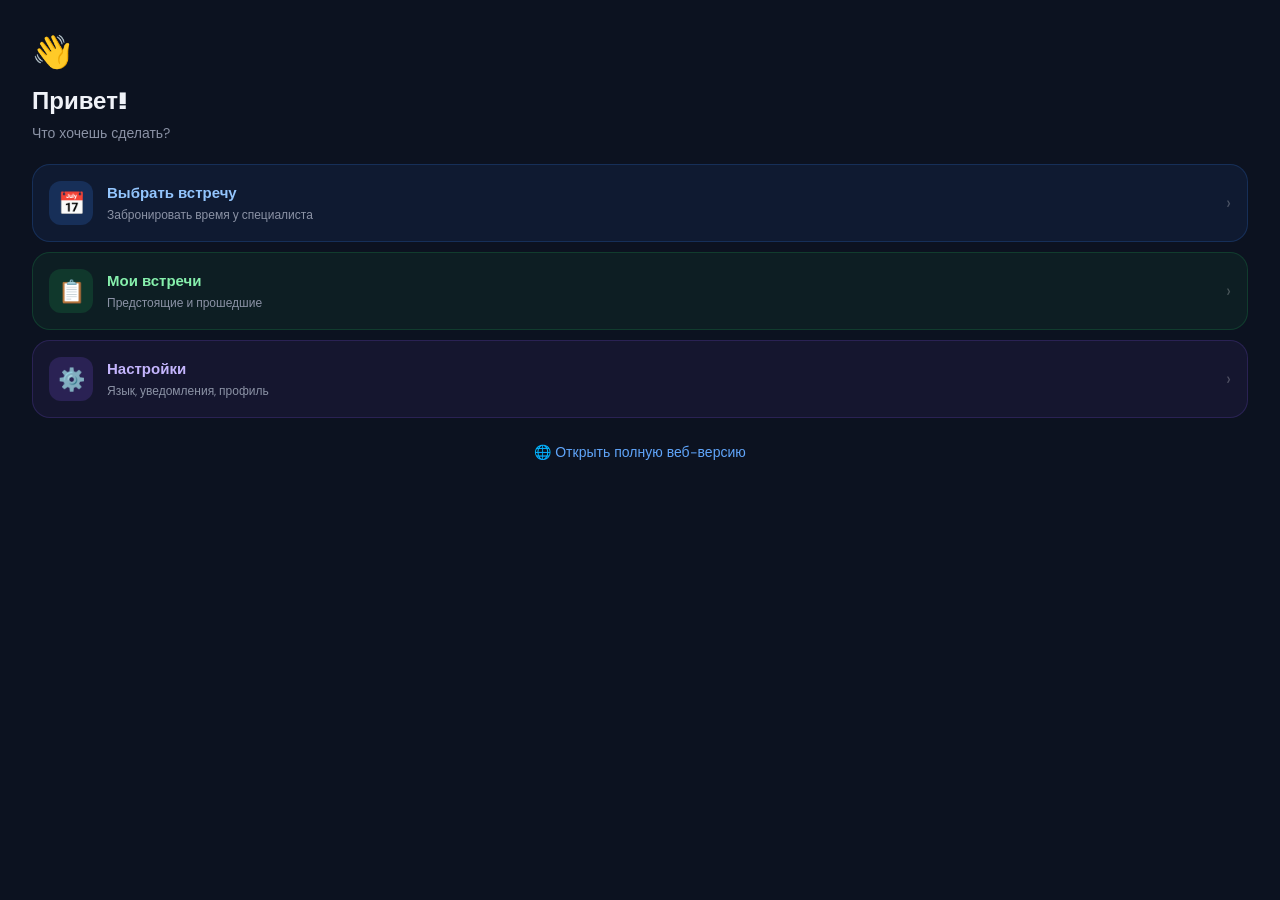
<file: index.html>
<!DOCTYPE html>
<html lang="ru">
<head>
  <meta charset="UTF-8">
  <meta name="viewport" content="width=device-width, initial-scale=1.0, user-scalable=no">
  <title>Запись на встречу</title>
  <script src="https://telegram.org/js/telegram-web-app.js"></script>
  <link rel="preconnect" href="https://fonts.googleapis.com">
  <link href="https://fonts.googleapis.com/css2?family=Syne:wght@600;700;800&family=DM+Sans:wght@300;400;500;600&display=swap" rel="stylesheet">

  <style>
    :root {
      --bg: #0C1220;
      --surface: #141B2D;
      --surface2: #1C2640;
      --border: rgba(255,255,255,0.08);
      --border2: rgba(255,255,255,0.14);
      --text: #F0F2F8;
      --text2: #8B92A5;
      --text3: rgba(255,255,255,0.25);
      --accent: #3B82F6;
      --accent2: #60A5FA;
      --accent-soft: rgba(59,130,246,0.15);
      --success: #22C55E;
      --success-soft: rgba(34,197,94,0.12);
      --warning: #F59E0B;
      --warning-soft: rgba(245,158,11,0.12);
      --error: #EF4444;
      --error-soft: rgba(239,68,68,0.10);
      --radius-sm: 8px;
      --radius-md: 12px;
      --radius-lg: 14px;
      --radius-xl: 18px;
      --pad: 16px;
    }

    * { margin: 0; padding: 0; box-sizing: border-box; -webkit-tap-highlight-color: transparent; }

    html, body {
      height: 100%;
      overflow: hidden;
    }

    body {
      font-family: 'DM Sans', -apple-system, BlinkMacSystemFont, sans-serif;
      background: var(--bg);
      color: var(--text);
      font-size: 15px;
      line-height: 1.5;
    }

    /* ======================== APP SHELL ======================== */
    #app {
      width: 100%;
      height: 100%;
      overflow: hidden;
      position: relative;
    }

    .screen {
      position: absolute;
      inset: 0;
      display: flex;
      flex-direction: column;
      overflow: hidden;
      transform: translateX(100%);
      transition: transform 280ms cubic-bezier(0.4, 0, 0.2, 1);
      will-change: transform;
      background: var(--bg);
    }

    .screen.active {
      transform: translateX(0);
    }

    .screen.slide-out {
      transform: translateX(-30%);
    }

    .screen-body {
      flex: 1;
      overflow-y: auto;
      overflow-x: hidden;
      -webkit-overflow-scrolling: touch;
      padding: var(--pad);
      padding-bottom: 100px;
    }

    /* ======================== HEADER ======================== */
    .header {
      display: flex;
      align-items: center;
      gap: 10px;
      padding: 12px var(--pad) 10px;
      border-bottom: 1px solid var(--border);
      flex-shrink: 0;
      min-height: 52px;
    }

    .header-back {
      width: 36px;
      height: 36px;
      border-radius: 10px;
      background: var(--surface);
      border: 1px solid var(--border2);
      display: flex;
      align-items: center;
      justify-content: center;
      cursor: pointer;
      color: var(--accent2);
      font-size: 16px;
      flex-shrink: 0;
      transition: opacity 0.15s;
    }
    .header-back:active { opacity: 0.7; }

    .header-info { flex: 1; min-width: 0; }
    .header-title {
      font-family: 'Syne', sans-serif;
      font-size: 16px;
      font-weight: 700;
      color: var(--text);
      white-space: nowrap;
      overflow: hidden;
      text-overflow: ellipsis;
    }
    .header-sub {
      font-size: 12px;
      color: var(--text2);
      margin-top: 1px;
    }

    /* ======================== BOTTOM CTA ======================== */
    .bottom-cta {
      position: sticky;
      bottom: 0;
      padding: 12px var(--pad) 20px;
      background: linear-gradient(to top, var(--bg) 70%, transparent);
      flex-shrink: 0;
    }

    /* ======================== BUTTONS ======================== */
    .btn {
      width: 100%;
      padding: 16px 20px;
      border-radius: var(--radius-lg);
      border: none;
      font-family: 'DM Sans', sans-serif;
      font-size: 16px;
      font-weight: 600;
      cursor: pointer;
      display: flex;
      align-items: center;
      justify-content: center;
      gap: 8px;
      transition: transform 0.1s, opacity 0.1s;
      position: relative;
      overflow: hidden;
    }
    .btn:active:not(:disabled) { transform: scale(0.97); opacity: 0.9; }
    .btn:disabled { opacity: 0.35; cursor: not-allowed; }

    .btn-primary {
      background: var(--accent);
      color: #fff;
      box-shadow: 0 4px 16px rgba(59,130,246,0.3);
    }
    .btn-success {
      background: #16A34A;
      color: #fff;
      box-shadow: 0 4px 16px rgba(22,163,74,0.25);
    }
    .btn-ghost {
      background: var(--surface);
      color: var(--text);
      border: 1px solid var(--border2);
    }
    .btn-danger {
      background: var(--error-soft);
      color: #FCA5A5;
      border: 1px solid rgba(239,68,68,0.25);
    }

    /* ======================== MAIN MENU ======================== */
    #screen-home .screen-body {
      padding-top: 0;
    }

    .home-greeting {
      padding: 28px var(--pad) 20px;
    }
    .greeting-wave { font-size: 32px; margin-bottom: 8px; }
    .greeting-name {
      font-family: 'Syne', sans-serif;
      font-size: 24px;
      font-weight: 800;
      color: var(--text);
    }
    .greeting-sub {
      font-size: 14px;
      color: var(--text2);
      margin-top: 3px;
    }

    .menu-btn {
      display: flex;
      align-items: center;
      gap: 14px;
      padding: 16px var(--pad);
      border-radius: var(--radius-xl);
      border: 1px solid var(--border2);
      margin-bottom: 10px;
      cursor: pointer;
      transition: all 0.15s;
      position: relative;
      overflow: hidden;
    }
    .menu-btn:active { transform: scale(0.98); }

    .menu-btn::before {
      content: '';
      position: absolute;
      inset: 0;
      opacity: 0;
      transition: opacity 0.15s;
    }
    .menu-btn:active::before { opacity: 1; }

    .menu-btn.blue { background: rgba(59,130,246,0.08); border-color: rgba(59,130,246,0.2); }
    .menu-btn.blue::before { background: rgba(59,130,246,0.08); }
    .menu-btn.green { background: rgba(34,197,94,0.07); border-color: rgba(34,197,94,0.18); }
    .menu-btn.green::before { background: rgba(34,197,94,0.07); }
    .menu-btn.purple { background: rgba(139,92,246,0.07); border-color: rgba(139,92,246,0.18); }
    .menu-btn.purple::before { background: rgba(139,92,246,0.07); }

    .menu-btn-icon {
      width: 44px; height: 44px;
      border-radius: 12px;
      display: flex; align-items: center; justify-content: center;
      font-size: 22px;
      flex-shrink: 0;
    }
    .blue .menu-btn-icon { background: rgba(59,130,246,0.2); }
    .green .menu-btn-icon { background: rgba(34,197,94,0.15); }
    .purple .menu-btn-icon { background: rgba(139,92,246,0.18); }

    .menu-btn-text { flex: 1; }
    .menu-btn-title { font-size: 15px; font-weight: 600; }
    .blue .menu-btn-title { color: #93C5FD; }
    .green .menu-btn-title { color: #86EFAC; }
    .purple .menu-btn-title { color: #C4B5FD; }

    .menu-btn-sub { font-size: 12px; color: var(--text2); margin-top: 2px; }
    .menu-btn-arrow { font-size: 18px; color: var(--text3); }

    .web-link {
      display: flex;
      align-items: center;
      justify-content: center;
      gap: 6px;
      padding: 14px;
      font-size: 14px;
      color: var(--accent2);
      cursor: pointer;
      margin-top: 4px;
      border-radius: var(--radius-md);
      transition: opacity 0.15s;
    }
    .web-link:active { opacity: 0.7; }

    /* ======================== SPECIALIST CARD ======================== */
    .specialist-card {
      background: var(--surface);
      border: 1px solid var(--border2);
      border-radius: var(--radius-md);
      padding: 14px;
      display: flex;
      align-items: center;
      gap: 12px;
      margin-bottom: 20px;
    }
    .avatar {
      width: 44px; height: 44px;
      border-radius: 50%;
      background: linear-gradient(135deg, var(--accent), #8B5CF6);
      display: flex; align-items: center; justify-content: center;
      font-family: 'Syne', sans-serif;
      font-weight: 700; font-size: 15px; color: white;
      flex-shrink: 0;
    }
    .specialist-name { font-size: 15px; font-weight: 600; color: var(--text); }
    .specialist-meta { font-size: 12px; color: var(--text2); margin-top: 2px; }

    /* ======================== CALENDAR ======================== */
    .cal-header {
      display: flex;
      align-items: center;
      justify-content: space-between;
      margin-bottom: 14px;
    }
    .cal-month {
      font-family: 'Syne', sans-serif;
      font-size: 17px;
      font-weight: 700;
      color: var(--text);
    }
    .cal-nav { display: flex; gap: 8px; }
    .cal-nav-btn {
      width: 32px; height: 32px;
      border-radius: 9px;
      border: 1px solid var(--border2);
      background: var(--surface);
      color: var(--text);
      font-size: 14px;
      display: flex; align-items: center; justify-content: center;
      cursor: pointer;
      transition: all 0.15s;
    }
    .cal-nav-btn:active { opacity: 0.7; transform: scale(0.95); }
    .cal-nav-btn:disabled { opacity: 0.3; cursor: not-allowed; }

    .cal-grid {
      display: grid;
      grid-template-columns: repeat(7, 1fr);
      gap: 5px;
      margin-bottom: 24px;
    }
    .cal-dow {
      text-align: center;
      font-size: 11px;
      font-weight: 600;
      color: var(--text2);
      padding: 6px 0;
    }
    .cal-day {
      aspect-ratio: 1;
      display: flex;
      align-items: center;
      justify-content: center;
      border-radius: 10px;
      font-size: 13px;
      font-weight: 500;
      cursor: pointer;
      transition: all 0.15s;
      position: relative;
    }
    .cal-day.past, .cal-day.nowork {
      color: rgba(255,255,255,0.18);
      cursor: not-allowed;
      background: transparent;
    }
    .cal-day.available {
      background: rgba(34,197,94,0.12);
      color: #86EFAC;
    }
    .cal-day.available:active { transform: scale(0.92); }
    .cal-day.today {
      border: 1.5px solid var(--accent);
      color: var(--accent2);
    }
    .cal-day.today.available { border-color: var(--success); }
    .cal-day.selected {
      background: var(--accent) !important;
      color: #fff !important;
      box-shadow: 0 3px 12px rgba(59,130,246,0.4);
    }

    /* ======================== TIME SLOTS ======================== */
    .section-label {
      font-size: 12px;
      font-weight: 600;
      color: var(--text2);
      text-transform: uppercase;
      letter-spacing: 0.08em;
      margin-bottom: 12px;
    }

    .slots-grid {
      display: grid;
      grid-template-columns: repeat(3, 1fr);
      gap: 10px;
      margin-bottom: 20px;
    }
    .slot {
      padding: 13px 6px;
      border-radius: var(--radius-md);
      border: 1.5px solid var(--border2);
      text-align: center;
      font-size: 14px;
      font-weight: 600;
      color: var(--text);
      background: var(--surface);
      cursor: pointer;
      transition: all 0.15s;
    }
    .slot:active { transform: scale(0.95); }
    .slot.selected {
      background: var(--accent);
      border-color: var(--accent);
      color: #fff;
      box-shadow: 0 3px 12px rgba(59,130,246,0.35);
    }

    /* ======================== FORM ======================== */
    .form-group { margin-bottom: 18px; }

    .form-label {
      display: block;
      font-size: 13px;
      font-weight: 500;
      color: var(--text2);
      margin-bottom: 8px;
    }
    .form-label .req { color: var(--error); }

    .form-input {
      width: 100%;
      padding: 14px 16px;
      border: 1.5px solid var(--border2);
      border-radius: var(--radius-md);
      background: var(--surface);
      color: var(--text);
      font-family: 'DM Sans', sans-serif;
      font-size: 15px;
      transition: border-color 0.15s;
      outline: none;
    }
    .form-input:focus { border-color: var(--accent); }
    .form-input::placeholder { color: var(--text3); }
    .form-input.error { border-color: var(--error); }

    textarea.form-input {
      resize: vertical;
      min-height: 90px;
      line-height: 1.5;
    }

    .field-error {
      font-size: 12px;
      color: #FCA5A5;
      margin-top: 5px;
      display: none;
    }
    .field-error.show { display: block; }

    /* Radio platform */
    .radio-option {
      display: flex;
      align-items: center;
      gap: 12px;
      padding: 13px 14px;
      border-radius: var(--radius-md);
      border: 1.5px solid var(--border2);
      background: var(--surface);
      margin-bottom: 8px;
      cursor: pointer;
      transition: all 0.15s;
    }
    .radio-option:active { transform: scale(0.98); }
    .radio-option.selected {
      border-color: var(--accent);
      background: rgba(59,130,246,0.08);
    }

    .radio-dot {
      width: 18px; height: 18px;
      border-radius: 50%;
      border: 2px solid var(--border2);
      flex-shrink: 0;
      display: flex; align-items: center; justify-content: center;
      transition: all 0.15s;
    }
    .radio-option.selected .radio-dot {
      border-color: var(--accent);
      background: var(--accent);
    }
    .radio-option.selected .radio-dot::after {
      content: '';
      width: 7px; height: 7px;
      border-radius: 50%;
      background: white;
    }
    .radio-label { font-size: 14px; font-weight: 500; color: var(--text); flex: 1; }
    .radio-icon { font-size: 18px; }

    /* Slot selected card */
    .slot-card {
      background: rgba(34,197,94,0.08);
      border: 1px solid rgba(34,197,94,0.2);
      border-radius: var(--radius-md);
      padding: 14px;
      margin-bottom: 20px;
    }
    .slot-card-date {
      font-size: 14px;
      font-weight: 600;
      color: #86EFAC;
    }
    .slot-card-time {
      font-size: 13px;
      color: var(--text2);
      margin-top: 3px;
    }

    /* ======================== SUCCESS ======================== */
    .success-wrap {
      text-align: center;
      padding: 32px 0 20px;
    }
    .success-icon {
      width: 72px; height: 72px;
      border-radius: 50%;
      background: rgba(34,197,94,0.15);
      display: flex; align-items: center; justify-content: center;
      font-size: 36px;
      margin: 0 auto 16px;
      animation: pop 0.4s cubic-bezier(0.34, 1.56, 0.64, 1) forwards;
    }
    @keyframes pop {
      from { transform: scale(0.5); opacity: 0; }
      to { transform: scale(1); opacity: 1; }
    }
    .success-title {
      font-family: 'Syne', sans-serif;
      font-size: 20px;
      font-weight: 800;
      color: var(--text);
      margin-bottom: 6px;
    }
    .success-sub { font-size: 14px; color: var(--text2); line-height: 1.6; }

    .detail-card {
      background: var(--surface);
      border: 1px solid var(--border2);
      border-radius: var(--radius-md);
      overflow: hidden;
      margin: 20px 0;
    }
    .detail-section-title {
      font-size: 11px;
      font-weight: 700;
      text-transform: uppercase;
      letter-spacing: 0.1em;
      color: var(--text2);
      padding: 10px 14px 6px;
    }
    .detail-row {
      display: flex;
      align-items: center;
      gap: 12px;
      padding: 11px 14px;
      border-top: 1px solid var(--border);
    }
    .detail-row:first-of-type { border-top: none; }
    .detail-icon { font-size: 15px; width: 20px; flex-shrink: 0; }
    .detail-val { font-size: 14px; color: var(--text); flex: 1; }
    .detail-link { font-size: 13px; color: var(--accent2); cursor: pointer; }

    .status-badge {
      display: inline-flex;
      align-items: center;
      gap: 6px;
      padding: 6px 12px;
      border-radius: 20px;
      font-size: 13px;
      font-weight: 500;
      margin: 4px 0 0;
    }
    .badge-pending { background: var(--warning-soft); color: #FCD34D; }
    .badge-confirmed { background: var(--success-soft); color: #86EFAC; }
    .badge-cancelled { background: var(--error-soft); color: #FCA5A5; }
    .badge-completed { background: rgba(255,255,255,0.06); color: var(--text2); }

    /* ======================== MEETINGS LIST ======================== */
    .tabs {
      display: flex;
      gap: 8px;
      padding: 0 0 16px;
    }
    .tab {
      flex: 1;
      padding: 9px 6px;
      border-radius: var(--radius-md);
      text-align: center;
      font-size: 13px;
      font-weight: 600;
      cursor: pointer;
      border: none;
      transition: all 0.15s;
    }
    .tab.active { background: var(--accent); color: #fff; }
    .tab.inactive { background: var(--surface); color: var(--text2); border: 1px solid var(--border2); }

    .meeting-card {
      background: var(--surface);
      border-radius: var(--radius-md);
      padding: 14px;
      margin-bottom: 10px;
      border-left: 3px solid transparent;
      border: 1px solid var(--border);
      border-left-width: 3px;
      transition: transform 0.1s;
    }
    .meeting-card:active { transform: scale(0.99); }
    .meeting-card.confirmed { border-left-color: var(--success); }
    .meeting-card.pending { border-left-color: var(--warning); }
    .meeting-card.cancelled { border-left-color: rgba(239,68,68,0.5); }
    .meeting-card.completed { border-left-color: rgba(255,255,255,0.2); }

    .mc-title { font-size: 15px; font-weight: 600; color: var(--text); margin-bottom: 3px; }
    .mc-org { font-size: 13px; color: var(--text2); margin-bottom: 5px; }
    .mc-row { font-size: 13px; color: var(--text2); margin-bottom: 3px; }
    .mc-footer {
      display: flex;
      align-items: center;
      justify-content: space-between;
      margin-top: 10px;
    }
    .mc-actions { display: flex; gap: 8px; margin-top: 10px; }
    .mc-btn {
      flex: 1;
      padding: 9px 8px;
      border-radius: 9px;
      border: 1px solid var(--border2);
      background: var(--surface2);
      color: var(--text);
      font-size: 13px;
      font-weight: 500;
      text-align: center;
      cursor: pointer;
      transition: opacity 0.15s;
      font-family: 'DM Sans', sans-serif;
    }
    .mc-btn:active { opacity: 0.7; }
    .mc-btn.danger { border-color: rgba(239,68,68,0.25); color: #FCA5A5; background: rgba(239,68,68,0.07); }

    /* ======================== SETTINGS ======================== */
    .settings-section {
      background: var(--surface);
      border-radius: var(--radius-md);
      border: 1px solid var(--border);
      overflow: hidden;
      margin-bottom: 12px;
    }
    .settings-row {
      display: flex;
      align-items: center;
      padding: 14px;
      border-top: 1px solid var(--border);
      gap: 12px;
    }
    .settings-row:first-child { border-top: none; }
    .settings-icon { font-size: 18px; width: 28px; text-align: center; flex-shrink: 0; }
    .settings-label { flex: 1; font-size: 14px; color: var(--text); }
    .settings-value { font-size: 13px; color: var(--text2); }

    .toggle {
      width: 42px; height: 24px;
      border-radius: 12px;
      position: relative;
      cursor: pointer;
      transition: background 0.2s;
      flex-shrink: 0;
    }
    .toggle.on { background: var(--accent); }
    .toggle.off { background: rgba(255,255,255,0.15); }
    .toggle::after {
      content: '';
      position: absolute;
      width: 18px; height: 18px;
      border-radius: 50%;
      background: white;
      top: 3px;
      transition: left 0.2s;
    }
    .toggle.on::after { left: 21px; }
    .toggle.off::after { left: 3px; }

    .profile-row {
      display: flex;
      align-items: center;
      gap: 14px;
      padding: 16px 14px;
    }

    /* ======================== LOADING STATES ======================== */
    .spinner {
      width: 44px; height: 44px;
      border: 3px solid rgba(255,255,255,0.08);
      border-top-color: var(--accent);
      border-radius: 50%;
      animation: spin 0.9s linear infinite;
      margin: 0 auto 16px;
    }
    @keyframes spin { to { transform: rotate(360deg); } }

    .loading-center {
      display: flex;
      flex-direction: column;
      align-items: center;
      justify-content: center;
      padding: 60px 20px;
      text-align: center;
      color: var(--text2);
      font-size: 14px;
    }

    .skeleton {
      background: rgba(255,255,255,0.06);
      border-radius: 8px;
      animation: shimmer 1.5s ease-in-out infinite;
    }
    @keyframes shimmer { 0%,100%{opacity:0.4} 50%{opacity:0.9} }

    /* ======================== ERROR / EMPTY STATES ======================== */
    .empty-state {
      text-align: center;
      padding: 40px 20px;
      color: var(--text2);
    }
    .empty-icon { font-size: 48px; margin-bottom: 14px; }
    .empty-title { font-size: 17px; font-weight: 600; color: var(--text); margin-bottom: 6px; }
    .empty-desc { font-size: 14px; color: var(--text2); line-height: 1.6; margin-bottom: 20px; }

    .toast {
      position: fixed;
      bottom: 24px;
      left: 50%;
      transform: translateX(-50%) translateY(80px);
      background: #1E293B;
      border: 1px solid var(--border2);
      color: var(--text);
      padding: 12px 20px;
      border-radius: var(--radius-md);
      font-size: 14px;
      font-weight: 500;
      z-index: 9999;
      transition: transform 0.3s cubic-bezier(0.34, 1.56, 0.64, 1);
      white-space: nowrap;
      box-shadow: 0 8px 32px rgba(0,0,0,0.4);
    }
    .toast.show { transform: translateX(-50%) translateY(0); }
    .toast.error { background: rgba(239,68,68,0.15); border-color: rgba(239,68,68,0.3); color: #FCA5A5; }

    /* ======================== MODAL ======================== */
    .modal-overlay {
      position: fixed;
      inset: 0;
      background: rgba(0,0,0,0.7);
      backdrop-filter: blur(4px);
      z-index: 100;
      display: flex;
      align-items: flex-end;
      opacity: 0;
      pointer-events: none;
      transition: opacity 0.25s;
    }
    .modal-overlay.show {
      opacity: 1;
      pointer-events: all;
    }
    .modal {
      background: var(--surface);
      border-radius: 20px 20px 0 0;
      padding: 24px var(--pad) 36px;
      width: 100%;
      transform: translateY(100%);
      transition: transform 0.3s cubic-bezier(0.4, 0, 0.2, 1);
      border-top: 1px solid var(--border2);
    }
    .modal-overlay.show .modal { transform: translateY(0); }
    .modal-handle {
      width: 36px; height: 4px;
      background: var(--border2);
      border-radius: 2px;
      margin: 0 auto 20px;
    }
    .modal-title {
      font-family: 'Syne', sans-serif;
      font-size: 18px;
      font-weight: 700;
      margin-bottom: 10px;
    }
    .modal-desc { font-size: 14px; color: var(--text2); line-height: 1.6; margin-bottom: 20px; }

    /* ======================== MISC ======================== */
    .section-sep {
      font-family: 'Syne', sans-serif;
      font-size: 13px;
      font-weight: 700;
      color: var(--text2);
      padding: 20px 0 12px;
    }

    .copy-btn {
      display: inline-flex;
      align-items: center;
      gap: 5px;
      padding: 5px 10px;
      border-radius: 7px;
      background: var(--surface2);
      border: 1px solid var(--border2);
      color: var(--accent2);
      font-size: 12px;
      font-weight: 500;
      cursor: pointer;
      transition: opacity 0.15s;
    }
    .copy-btn:active { opacity: 0.7; }

    /* Timeline */
    .timeline { padding: 6px 0; }
    .tl-item {
      display: flex;
      gap: 12px;
      padding: 7px 0;
      position: relative;
    }
    .tl-item::before {
      content: '';
      position: absolute;
      left: 7px;
      top: 24px;
      bottom: -7px;
      width: 2px;
      background: var(--border);
    }
    .tl-item:last-child::before { display: none; }
    .tl-dot {
      width: 16px; height: 16px;
      border-radius: 50%;
      background: var(--success);
      flex-shrink: 0;
      margin-top: 2px;
    }
    .tl-text { font-size: 13px; color: var(--text); }
    .tl-date { font-size: 12px; color: var(--text2); margin-top: 1px; }

    .divider {
      height: 1px;
      background: var(--border);
      margin: 16px 0;
    }
  </style>
</head>
<body>
<div id="app">

  <!-- ===================== SCREEN: HOME ===================== -->
  <div id="screen-home" class="screen active">
    <div class="screen-body">
      <div class="home-greeting">
        <div class="greeting-wave">👋</div>
        <div class="greeting-name" id="greeting-name">Привет!</div>
        <div class="greeting-sub">Что хочешь сделать?</div>
      </div>
      <div style="padding: 0 var(--pad);">
        <div class="menu-btn blue" onclick="navigate('booking')">
          <div class="menu-btn-icon">📅</div>
          <div class="menu-btn-text">
            <div class="menu-btn-title">Выбрать встречу</div>
            <div class="menu-btn-sub">Забронировать время у специалиста</div>
          </div>
          <div class="menu-btn-arrow">›</div>
        </div>
        <div class="menu-btn green" onclick="navigate('meetings')">
          <div class="menu-btn-icon">📋</div>
          <div class="menu-btn-text">
            <div class="menu-btn-title">Мои встречи</div>
            <div class="menu-btn-sub">Предстоящие и прошедшие</div>
          </div>
          <div class="menu-btn-arrow">›</div>
        </div>
        <div class="menu-btn purple" onclick="navigate('settings')">
          <div class="menu-btn-icon">⚙️</div>
          <div class="menu-btn-text">
            <div class="menu-btn-title">Настройки</div>
            <div class="menu-btn-sub">Язык, уведомления, профиль</div>
          </div>
          <div class="menu-btn-arrow">›</div>
        </div>
        <div class="web-link" onclick="openWebVersion()">
          🌐 Открыть полную веб-версию
        </div>
      </div>
    </div>
  </div>

  <!-- ===================== SCREEN: CALENDAR ===================== -->
  <div id="screen-calendar" class="screen">
    <div class="header">
      <div class="header-back" onclick="goBack()">←</div>
      <div class="header-info">
        <div class="header-title" id="cal-header-title">Выбор времени</div>
        <div class="header-sub" id="cal-header-sub"></div>
      </div>
    </div>
    <div class="screen-body" id="calendar-content">
      <div class="loading-center">
        <div class="spinner"></div>
        <div>Загрузка расписания...</div>
      </div>
    </div>
  </div>

  <!-- ===================== SCREEN: BOOKING FORM ===================== -->
  <div id="screen-form" class="screen">
    <div class="header">
      <div class="header-back" onclick="goBack()">←</div>
      <div class="header-info">
        <div class="header-title">Подтверждение</div>
        <div class="header-sub" id="form-header-sub"></div>
      </div>
    </div>
    <div class="screen-body">
      <div class="slot-card" id="form-slot-card">
        <div class="slot-card-date" id="form-date"></div>
        <div class="slot-card-time" id="form-time"></div>
      </div>

      <div class="form-group">
        <label class="form-label">Как вас представить? <span class="req">*</span></label>
        <input type="text" class="form-input" id="input-name" placeholder="Иван Иванов" maxlength="50" oninput="validateField('name')" onblur="validateField('name')">
        <div class="field-error" id="err-name">Минимум 2 символа</div>
      </div>

      <div class="form-group">
        <label class="form-label">Email <span style="color:var(--text2);">(опционально)</span></label>
        <input type="email" class="form-input" id="input-email" placeholder="ivan@mail.ru" onblur="validateField('email')">
        <div class="field-error" id="err-email">Некорректный email</div>
      </div>

      <div id="platform-group" class="form-group" style="display:none;">
        <label class="form-label" style="margin-bottom:12px;">Место встречи <span class="req">*</span></label>
        <div id="platform-options"></div>
      </div>

      <div class="form-group">
        <label class="form-label">Комментарий</label>
        <textarea class="form-input" id="input-notes" placeholder="Что хотите обсудить?" rows="3"></textarea>
      </div>
    </div>
    <div class="bottom-cta">
      <button class="btn btn-success" id="btn-book" onclick="submitBooking()">
        📝 Забронировать
      </button>
    </div>
  </div>

  <!-- ===================== SCREEN: SUCCESS ===================== -->
  <div id="screen-success" class="screen">
    <div class="screen-body">
      <div class="success-wrap">
        <div class="success-icon" id="success-icon">✅</div>
        <div class="success-title" id="success-title">Встреча забронирована!</div>
        <div class="success-sub" id="success-sub">Вы получите напоминание в Telegram</div>
      </div>

      <div class="detail-card">
        <div class="detail-section-title">Детали встречи</div>
        <div class="detail-row"><div class="detail-icon">📅</div><div class="detail-val" id="s-date"></div></div>
        <div class="detail-row"><div class="detail-icon">⏰</div><div class="detail-val" id="s-time"></div></div>
        <div class="detail-row"><div class="detail-icon">⏱</div><div class="detail-val" id="s-duration"></div></div>
        <div class="detail-row" id="s-platform-row" style="display:none;"><div class="detail-icon">🎥</div><div class="detail-val" id="s-platform"></div><div class="detail-link" id="s-copy-link" onclick="copyMeetingLink()">Копировать</div></div>
      </div>

      <div id="s-pending-block" style="display:none; margin-bottom:20px;">
        <div style="background:var(--warning-soft); border:1px solid rgba(245,158,11,0.2); border-radius:var(--radius-md); padding:14px;">
          <div style="color:#FCD34D; font-weight:600; font-size:14px; margin-bottom:4px;">⏳ Ожидает подтверждения</div>
          <div style="color:var(--text2); font-size:13px;">Специалист одобрит встречу — вы получите уведомление в Telegram</div>
        </div>
      </div>

      <div style="display:flex; gap:10px; padding: 0 0 16px;">
        <button class="btn btn-primary" style="flex:1;" onclick="closeMiniApp()">📞 Открыть Telegram</button>
        <button class="btn btn-ghost" style="flex:1;" onclick="navigateRoot()">← Главная</button>
      </div>
    </div>
  </div>

  <!-- ===================== SCREEN: MY MEETINGS ===================== -->
  <div id="screen-meetings" class="screen">
    <div class="header">
      <div class="header-back" onclick="goBack()">←</div>
      <div class="header-info">
        <div class="header-title">Мои встречи</div>
      </div>
    </div>
    <div class="screen-body">
      <div class="tabs">
        <button class="tab active" onclick="switchTab('upcoming', this)">Предстоящие</button>
        <button class="tab inactive" onclick="switchTab('history', this)">История</button>
        <button class="tab inactive" onclick="switchTab('all', this)">Все</button>
      </div>
      <div id="meetings-list">
        <div class="loading-center"><div class="spinner"></div><div>Загрузка встреч...</div></div>
      </div>
    </div>
  </div>

  <!-- ===================== SCREEN: MEETING DETAIL ===================== -->
  <div id="screen-detail" class="screen">
    <div class="header">
      <div class="header-back" onclick="goBack()">←</div>
      <div class="header-info">
        <div class="header-title">Детали встречи</div>
      </div>
    </div>
    <div class="screen-body" id="detail-content">
    </div>
  </div>

  <!-- ===================== SCREEN: SETTINGS ===================== -->
  <div id="screen-settings" class="screen">
    <div class="header">
      <div class="header-back" onclick="goBack()">←</div>
      <div class="header-info">
        <div class="header-title">Настройки</div>
      </div>
    </div>
    <div class="screen-body">
      <div id="settings-profile" class="settings-section">
        <div class="profile-row">
          <div class="avatar" id="settings-avatar">?</div>
          <div>
            <div style="font-size:16px; font-weight:600; color:var(--text);" id="settings-name">Загрузка...</div>
            <div style="font-size:13px; color:var(--text2);" id="settings-username"></div>
          </div>
        </div>
      </div>

      <div class="section-sep">Уведомления</div>
      <div class="settings-section">
        <div class="settings-row">
          <div class="settings-icon">🔔</div>
          <div class="settings-label">Telegram-уведомления</div>
          <div class="toggle on" id="toggle-notif" onclick="toggleSetting('notif')"></div>
        </div>
        <div class="settings-row">
          <div class="settings-icon">⏰</div>
          <div class="settings-label">За 24 часа до встречи</div>
          <div class="toggle on" id="toggle-24h" onclick="toggleSetting('24h')"></div>
        </div>
        <div class="settings-row">
          <div class="settings-icon">⏱</div>
          <div class="settings-label">За 1 час до встречи</div>
          <div class="toggle on" id="toggle-1h" onclick="toggleSetting('1h')"></div>
        </div>
      </div>

      <div class="section-sep">О приложении</div>
      <div class="settings-section">
        <div class="settings-row">
          <div class="settings-icon">ℹ️</div>
          <div class="settings-label">Версия</div>
          <div class="settings-value">MVP 1.0</div>
        </div>
        <div class="settings-row" onclick="openWebVersion()" style="cursor:pointer;">
          <div class="settings-icon">🌐</div>
          <div class="settings-label" style="color:var(--accent2);">Открыть веб-версию</div>
          <div class="settings-value">›</div>
        </div>
        <div class="settings-row" style="cursor:pointer;" onclick="showToast('Поддержка скоро будет доступна 🛠️')">
          <div class="settings-icon">📞</div>
          <div class="settings-label" style="color:var(--accent2);">Помощь / Feedback</div>
          <div class="settings-value">›</div>
        </div>
      </div>
    </div>
  </div>

</div>

<!-- ===================== TOAST ===================== -->
<div id="toast" class="toast"></div>

<!-- ===================== CANCEL MODAL ===================== -->
<div id="modal-cancel" class="modal-overlay" onclick="closeCancelModal(event)">
  <div class="modal">
    <div class="modal-handle"></div>
    <div class="modal-title">Отменить встречу?</div>
    <div class="modal-desc" id="modal-cancel-text">Встреча будет отменена. Специалист получит уведомление, а слот освободится для других.</div>
    <div style="display:flex; gap:10px;">
      <button class="btn btn-ghost" style="flex:1;" onclick="closeCancelModal()">Назад</button>
      <button class="btn btn-danger" style="flex:1;" onclick="confirmCancel()">❌ Отменить</button>
    </div>
  </div>
</div>


<script>
'use strict';

// ============================================================
// CONFIG
// ============================================================
const BACKEND = 'https://do-vstrechi-backend-production.up.railway.app';

const PLATFORMS = [
  { id: 'zoom', name: 'Zoom', icon: '💼' },
  { id: 'google_meet', name: 'Google Meet', icon: '📹' },
  { id: 'jitsi', name: 'Jitsi Meet', icon: '🎥' },
  { id: 'yandex', name: 'Яндекс.Телемост', icon: '🦊' },
  { id: 'mts', name: 'МТС Линк', icon: '📡' },
];

const MONTH_NAMES = ['Январь','Февраль','Март','Апрель','Май','Июнь','Июль','Август','Сентябрь','Октябрь','Ноябрь','Декабрь'];
const DAY_NAMES = ['Пн','Вт','Ср','Чт','Пт','Сб','Вс'];
const MONTHS_GEN = ['января','февраля','марта','апреля','мая','июня','июля','августа','сентября','октября','ноября','декабря'];
const DAY_NAMES_FULL = ['Понедельник','Вторник','Среда','Четверг','Пятница','Суббота','Воскресенье'];

// ============================================================
// TELEGRAM
// ============================================================
const tg = window.Telegram?.WebApp;
let TG_USER = null;

if (tg) {
  tg.ready();
  tg.expand();
  tg.enableClosingConfirmation();
  TG_USER = tg.initDataUnsafe?.user || null;
}

// ============================================================
// STATE
// ============================================================
let state = {
  currentScreen: 'home',
  screenStack: [],
  schedule: null,
  selectedDate: null,
  selectedTime: null,
  selectedPlatform: null,
  currentMonth: new Date(),
  monthSlots: {},
  allMeetings: [],
  currentTab: 'upcoming',
  pendingCancelId: null,
  meetingLink: null,
  settings: {
    notif: true, '24h': true, '1h': true
  }
};

// ============================================================
// INIT
// ============================================================
async function init() {
  // Setup user greeting
  if (TG_USER) {
    document.getElementById('greeting-name').textContent = `Привет, ${TG_USER.first_name}!`;
    document.getElementById('settings-name').textContent = `${TG_USER.first_name}${TG_USER.last_name ? ' ' + TG_USER.last_name : ''}`;
    document.getElementById('settings-username').textContent = TG_USER.username ? `@${TG_USER.username}` : `ID: ${TG_USER.id}`;
    const initials = (TG_USER.first_name?.[0] || '') + (TG_USER.last_name?.[0] || '');
    document.getElementById('settings-avatar').textContent = initials || '👤';
    // Register user
    authUser();
  }

  // Check if opened with schedule_id
  const params = new URLSearchParams(window.location.search);
  const scheduleId = params.get('schedule_id');

  if (scheduleId) {
    await loadSchedule(scheduleId);
  } else {
    showScreen('home', false);
  }

  // Load settings from localStorage
  const saved = localStorage.getItem('sb_settings');
  if (saved) {
    try { state.settings = JSON.parse(saved); applySettings(); } catch(e) {}
  }
}

async function authUser() {
  if (!TG_USER) return;
  try {
    await apiFetch('POST', '/api/users/auth', {
      telegram_id: TG_USER.id,
      username: TG_USER.username,
      first_name: TG_USER.first_name,
      last_name: TG_USER.last_name
    });
  } catch(e) { /* silent */ }
}

// ============================================================
// NAVIGATION
// ============================================================
function showScreen(screenId, pushToStack = true) {
  const current = document.getElementById('screen-' + state.currentScreen);
  const next = document.getElementById('screen-' + screenId);
  if (!next) return;

  if (pushToStack && state.currentScreen !== screenId) {
    state.screenStack.push(state.currentScreen);
  }

  if (current && current !== next) {
    current.classList.remove('active');
    if (pushToStack) current.classList.add('slide-out');
    setTimeout(() => current.classList.remove('slide-out'), 300);
  }

  next.classList.add('active');
  state.currentScreen = screenId;

  // Update Telegram back button
  if (tg) {
    if (state.screenStack.length > 0) {
      tg.BackButton.show();
      tg.BackButton.onClick(goBack);
    } else {
      tg.BackButton.hide();
    }
  }
}

function goBack() {
  if (state.screenStack.length === 0) return;
  const prev = state.screenStack.pop();
  const current = document.getElementById('screen-' + state.currentScreen);
  const prevEl = document.getElementById('screen-' + prev);
  if (!prevEl) return;

  current.classList.remove('active');
  prevEl.classList.remove('slide-out');
  prevEl.classList.add('active');
  state.currentScreen = prev;

  if (tg) {
    if (state.screenStack.length === 0) tg.BackButton.hide();
  }
}

function navigateRoot() {
  state.screenStack = [];
  document.querySelectorAll('.screen').forEach(s => { s.classList.remove('active', 'slide-out'); });
  document.getElementById('screen-home').classList.add('active');
  state.currentScreen = 'home';
  if (tg) tg.BackButton.hide();
}

function navigate(target) {
  if (target === 'booking') {
    showScreen('calendar');
    renderCalendarScreen();
  } else if (target === 'meetings') {
    showScreen('meetings');
    loadMeetings();
  } else if (target === 'settings') {
    showScreen('settings');
  }
}

// ============================================================
// API
// ============================================================
async function apiFetch(method, path, body = null) {
  const opts = {
    method,
    headers: { 'Content-Type': 'application/json' }
  };
  if (body) opts.body = JSON.stringify(body);

  const res = await fetch(BACKEND + path, opts);
  const data = await res.json().catch(() => ({}));

  if (!res.ok) throw new Error(data.detail || `HTTP ${res.status}`);
  return data;
}

// ============================================================
// SCHEDULE LOADING
// ============================================================
async function loadSchedule(scheduleId) {
  document.getElementById('calendar-content').innerHTML = `
    <div class="loading-center"><div class="spinner"></div><div>Загрузка расписания...</div></div>`;
  showScreen('calendar', false);

  try {
    state.schedule = await apiFetch('GET', `/api/schedules/${scheduleId}`);
    state.currentMonth = new Date();
    renderCalendarContent();
  } catch(e) {
    document.getElementById('calendar-content').innerHTML = `
      <div class="empty-state">
        <div class="empty-icon">😔</div>
        <div class="empty-title">Расписание не найдено</div>
        <div class="empty-desc">Возможно, специалист его удалил или ссылка неверная</div>
        <button class="btn btn-ghost" onclick="navigateRoot()" style="max-width:220px; margin:0 auto;">← На главную</button>
      </div>`;
  }
}

function renderCalendarScreen() {
  if (!state.schedule) {
    document.getElementById('calendar-content').innerHTML = `
      <div class="empty-state">
        <div class="empty-icon">🔍</div>
        <div class="empty-title">Нет выбранного расписания</div>
        <div class="empty-desc">Попросите специалиста прислать ссылку на расписание</div>
      </div>`;
    return;
  }
  renderCalendarContent();
}

function renderCalendarContent() {
  const sch = state.schedule;
  document.getElementById('cal-header-title').textContent = sch.title || 'Выбор времени';
  document.getElementById('cal-header-sub').textContent = `${sch.duration} мин`;

  let html = '';

  // Specialist card
  const initials = (sch.title || 'XX').slice(0, 2).toUpperCase();
  html += `
    <div class="specialist-card">
      <div class="avatar">${initials}</div>
      <div>
        <div class="specialist-name">${escHtml(sch.title)}</div>
        <div class="specialist-meta">${sch.duration} мин${sch.buffer_time ? ' · Перерыв ' + sch.buffer_time + ' мин' : ''}</div>
      </div>
    </div>`;

  // Calendar
  html += renderCalendar();

  // Slots placeholder
  html += `<div id="slots-section"></div>`;

  document.getElementById('calendar-content').innerHTML = html;

  // Load month availability
  loadMonthSlots();
}

function renderCalendar() {
  const y = state.currentMonth.getFullYear();
  const m = state.currentMonth.getMonth();
  const today = new Date(); today.setHours(0,0,0,0);
  const prevMonthDisabled = (y === today.getFullYear() && m <= today.getMonth());

  let html = `
    <div class="cal-header">
      <div class="cal-month">${MONTH_NAMES[m]} ${y}</div>
      <div class="cal-nav">
        <button class="cal-nav-btn" id="cal-prev" onclick="changeMonth(-1)" ${prevMonthDisabled?'disabled':''}>&lt;</button>
        <button class="cal-nav-btn" onclick="changeMonth(1)">&gt;</button>
      </div>
    </div>
    <div class="cal-grid">`;

  DAY_NAMES.forEach(d => { html += `<div class="cal-dow">${d}</div>`; });

  const firstDay = new Date(y, m, 1).getDay();
  const offset = firstDay === 0 ? 6 : firstDay - 1;
  for (let i = 0; i < offset; i++) html += '<div></div>';

  const daysInMonth = new Date(y, m + 1, 0).getDate();

  for (let d = 1; d <= daysInMonth; d++) {
    const date = new Date(y, m, d);
    const isPast = date < today;
    const isToday = date.getTime() === today.getTime();
    const dateStr = formatDate(date);
    const isSelected = state.selectedDate === dateStr;

    // Work days: 0=Mon..6=Sun (JS: 0=Sun..6=Sat)
    const jsDay = date.getDay(); // 0=Sun
    const dayIdx = jsDay === 0 ? 6 : jsDay - 1; // convert to Mon=0
    const workDays = state.schedule?.work_days || [0,1,2,3,4];
    const isWork = workDays.includes(dayIdx);

    let cls = 'cal-day';
    if (isPast || !isWork) {
      cls += ' past';
    } else {
      const hasSlots = state.monthSlots[dateStr];
      if (hasSlots) cls += ' available';
    }
    if (isToday) cls += ' today';
    if (isSelected) cls += ' selected';

    const clickable = !isPast && isWork;
    html += `<div class="${cls}" ${clickable ? `onclick="selectDay('${dateStr}')"` : ''}>${d}</div>`;
  }

  html += '</div>';
  return html;
}

function updateCalendarGrid() {
  const container = document.getElementById('calendar-content');
  if (!container) return;
  const oldGrid = container.querySelector('.cal-header');
  if (!oldGrid) return;
  // Re-render just the calendar part
  const slotSection = document.getElementById('slots-section');
  const slotHtml = slotSection ? slotSection.outerHTML : '';
  const specCard = container.querySelector('.specialist-card')?.outerHTML || '';
  container.innerHTML = specCard + renderCalendar() + '<div id="slots-section"></div>';
  if (state.selectedDate) {
    loadDaySlots(state.selectedDate);
  }
}

async function loadMonthSlots() {
  if (!state.schedule) return;
  const y = state.currentMonth.getFullYear();
  const m = String(state.currentMonth.getMonth() + 1).padStart(2, '0');

  try {
    // Load a few key dates to see which have availability
    // Backend endpoint: GET /api/available-slots/{id}?date=YYYY-MM-DD
    // We call per-day approach: first get current month days that are workdays
    const workDays = state.schedule.work_days || [0,1,2,3,4];
    const daysInMonth = new Date(parseInt(y), parseInt(m), 0).getDate();
    const today = new Date(); today.setHours(0,0,0,0);
    const checks = [];

    for (let d = 1; d <= daysInMonth; d++) {
      const date = new Date(parseInt(y), parseInt(m)-1, d);
      if (date < today) continue;
      const jsDay = date.getDay();
      const dayIdx = jsDay === 0 ? 6 : jsDay - 1;
      if (!workDays.includes(dayIdx)) continue;
      checks.push(formatDate(date));
    }

    // Parallel fetch (limited to 6)
    const sample = checks.slice(0, 6);
    const results = await Promise.allSettled(
      sample.map(d => apiFetch('GET', `/api/available-slots/${state.schedule.id}?date=${d}`))
    );

    results.forEach((r, i) => {
      if (r.status === 'fulfilled') {
        state.monthSlots[sample[i]] = (r.value.available_slots || []).length > 0;
      }
    });

    // Mark remaining workdays as potentially available
    checks.forEach(d => {
      if (!(d in state.monthSlots)) state.monthSlots[d] = true;
    });

    updateCalendarGrid();
  } catch(e) {
    // fallback: mark all work days as available
    const workDays = state.schedule.work_days || [0,1,2,3,4];
    const daysInMonth = new Date(state.currentMonth.getFullYear(), state.currentMonth.getMonth()+1, 0).getDate();
    const today = new Date(); today.setHours(0,0,0,0);
    for (let d = 1; d <= daysInMonth; d++) {
      const date = new Date(state.currentMonth.getFullYear(), state.currentMonth.getMonth(), d);
      if (date < today) continue;
      const jsDay = date.getDay();
      const dayIdx = jsDay === 0 ? 6 : jsDay - 1;
      if (workDays.includes(dayIdx)) state.monthSlots[formatDate(date)] = true;
    }
    updateCalendarGrid();
  }
}

function changeMonth(dir) {
  const d = new Date(state.currentMonth);
  d.setMonth(d.getMonth() + dir);
  const today = new Date();
  if (dir < 0 && d.getMonth() < today.getMonth() && d.getFullYear() <= today.getFullYear()) return;
  state.currentMonth = d;
  state.selectedDate = null;
  updateCalendarGrid();
  loadMonthSlots();
}

async function selectDay(dateStr) {
  state.selectedDate = dateStr;
  state.selectedTime = null;
  updateCalendarGrid();
  loadDaySlots(dateStr);

  if (tg?.HapticFeedback) tg.HapticFeedback.impactOccurred('light');
}

async function loadDaySlots(dateStr) {
  const el = document.getElementById('slots-section');
  if (!el) return;
  el.innerHTML = `<div class="loading-center" style="padding:30px 0;"><div class="spinner" style="width:30px;height:30px;border-width:2px;"></div></div>`;

  try {
    const data = await apiFetch('GET', `/api/available-slots/${state.schedule.id}?date=${dateStr}`);
    const slots = data.available_slots || [];

    const d = new Date(dateStr);
    const dayName = DAY_NAMES_FULL[d.getDay() === 0 ? 6 : d.getDay() - 1];
    const dateDisplay = `${dayName}, ${d.getDate()} ${MONTHS_GEN[d.getMonth()]}`;

    if (slots.length === 0) {
      el.innerHTML = `
        <div class="section-label">${dateDisplay}</div>
        <div class="empty-state" style="padding:20px 0;">
          <div class="empty-icon" style="font-size:32px;">😔</div>
          <div style="font-size:14px; color:var(--text2);">На эту дату нет свободных слотов</div>
        </div>`;
      return;
    }

    let html = `<div class="section-label">${dateDisplay}</div><div class="slots-grid">`;
    slots.forEach(s => {
      const sel = state.selectedTime === s.time;
      html += `<div class="slot ${sel?'selected':''}" onclick="selectTime('${s.time}')">${s.time}</div>`;
    });
    html += '</div>';

    if (state.selectedTime) {
      html += `<button class="btn btn-primary" onclick="goToForm()">Продолжить →</button>`;
    } else {
      html += `<button class="btn btn-primary" disabled>Выберите время</button>`;
    }

    el.innerHTML = html;
  } catch(e) {
    el.innerHTML = `
      <div class="empty-state" style="padding:20px 0;">
        <div style="font-size:14px; color:#FCA5A5;">Ошибка загрузки слотов</div>
        <button class="btn btn-ghost" style="max-width:160px;margin:12px auto 0;" onclick="loadDaySlots('${dateStr}')">🔄 Повторить</button>
      </div>`;
  }
}

function selectTime(time) {
  state.selectedTime = time;
  if (tg?.HapticFeedback) tg.HapticFeedback.impactOccurred('medium');
  loadDaySlots(state.selectedDate);
}

function goToForm() {
  if (!state.selectedTime || !state.selectedDate) return;
  setupForm();
  showScreen('form');
}

// ============================================================
// BOOKING FORM
// ============================================================
function setupForm() {
  const d = new Date(state.selectedDate);
  const dayName = DAY_NAMES_FULL[d.getDay() === 0 ? 6 : d.getDay() - 1];
  const duration = state.schedule?.duration || 0;

  document.getElementById('form-header-sub').textContent = state.schedule?.title || '';
  document.getElementById('form-date').textContent = `📅 ${dayName}, ${d.getDate()} ${MONTHS_GEN[d.getMonth()]}`;

  // Calculate end time
  const [h, min] = state.selectedTime.split(':').map(Number);
  const endMin = h * 60 + min + duration;
  const endH = Math.floor(endMin / 60) % 24;
  const endM = endMin % 60;
  document.getElementById('form-time').textContent = `⏰ ${state.selectedTime} — ${String(endH).padStart(2,'0')}:${String(endM).padStart(2,'0')} (${duration} мин)`;

  // Autofill from Telegram
  const nameInput = document.getElementById('input-name');
  if (!nameInput.value && TG_USER) {
    nameInput.value = TG_USER.first_name + (TG_USER.last_name ? ' ' + TG_USER.last_name : '');
  }
  const contactInput = document.getElementById('input-email');
  if (!contactInput.value && TG_USER?.username) {
    // email field is optional, don't autofill username here
  }

  // Platform selection
  const platformGroup = document.getElementById('platform-group');
  const sch = state.schedule;
  const locationMode = sch?.location_mode || (sch?.video_platform ? 'fixed' : 'user_choice');

  if (locationMode === 'user_choice' || !sch?.video_platform) {
    platformGroup.style.display = 'block';
    state.selectedPlatform = PLATFORMS[0].id;
    let optHtml = '';
    PLATFORMS.forEach(p => {
      const sel = state.selectedPlatform === p.id;
      optHtml += `
        <div class="radio-option ${sel?'selected':''}" onclick="selectPlatform('${p.id}')">
          <div class="radio-dot"></div>
          <div class="radio-icon">${p.icon}</div>
          <div class="radio-label">${p.name}</div>
        </div>`;
    });
    document.getElementById('platform-options').innerHTML = optHtml;
  } else {
    platformGroup.style.display = 'none';
    state.selectedPlatform = sch.video_platform;
  }

  // Telegram MainButton
  if (tg?.MainButton) {
    tg.MainButton.setText('📝 Забронировать');
    tg.MainButton.show();
    tg.MainButton.onClick(submitBooking);
    document.getElementById('btn-book').style.display = 'none';
  }
}

function selectPlatform(id) {
  state.selectedPlatform = id;
  document.querySelectorAll('.radio-option').forEach(el => el.classList.remove('selected'));
  event.currentTarget.classList.add('selected');
}

function validateField(field) {
  if (field === 'name') {
    const val = document.getElementById('input-name').value.trim();
    const err = document.getElementById('err-name');
    const inp = document.getElementById('input-name');
    if (val.length < 2) { inp.classList.add('error'); err.classList.add('show'); return false; }
    inp.classList.remove('error'); err.classList.remove('show'); return true;
  }
  if (field === 'email') {
    const val = document.getElementById('input-email').value.trim();
    const err = document.getElementById('err-email');
    const inp = document.getElementById('input-email');
    if (val && !/^[^\s@]+@[^\s@]+\.[^\s@]+$/.test(val)) {
      inp.classList.add('error'); err.classList.add('show'); return false;
    }
    inp.classList.remove('error'); err.classList.remove('show'); return true;
  }
  return true;
}

async function submitBooking() {
  const name = document.getElementById('input-name').value.trim();
  const email = document.getElementById('input-email').value.trim();
  const notes = document.getElementById('input-notes').value.trim();

  if (!validateField('name')) { showToast('Введите ваше имя', 'error'); return; }
  if (!validateField('email')) { showToast('Некорректный email', 'error'); return; }

  const btn = document.getElementById('btn-book');
  btn.disabled = true;
  btn.textContent = '⏳ Отправляем...';

  if (tg?.MainButton) { tg.MainButton.showProgress(); }

  const bookingData = {
    schedule_id: state.schedule.id,
    guest_name: name,
    guest_contact: email || (TG_USER?.username ? '@' + TG_USER.username : String(TG_USER?.id || 'unknown')),
    guest_telegram_id: TG_USER?.id || null,
    scheduled_time: `${state.selectedDate}T${state.selectedTime}:00`,
    notes: notes || null
  };

  if (state.selectedPlatform) {
    bookingData.location_type = state.selectedPlatform;
  }

  try {
    const result = await apiFetch('POST', '/api/bookings', bookingData);

    if (tg?.MainButton) { tg.MainButton.hideProgress(); tg.MainButton.hide(); }
    if (tg?.HapticFeedback) tg.HapticFeedback.notificationOccurred('success');

    renderSuccess(result);
    showScreen('success');

  } catch(e) {
    if (tg?.MainButton) tg.MainButton.hideProgress();
    btn.disabled = false;
    btn.textContent = '📝 Забронировать';

    if (e.message?.includes('409') || e.message?.includes('already')) {
      showToast('Слот уже занят! Выберите другое время', 'error');
      goBack();
    } else {
      showToast('Ошибка: ' + e.message, 'error');
    }
    if (tg?.HapticFeedback) tg.HapticFeedback.notificationOccurred('error');
  }
}

function renderSuccess(booking) {
  const d = new Date(state.selectedDate);
  const dayName = DAY_NAMES_FULL[d.getDay() === 0 ? 6 : d.getDay() - 1];
  const duration = state.schedule?.duration || 0;
  const [h, min] = state.selectedTime.split(':').map(Number);
  const endMin = h * 60 + min + duration;

  document.getElementById('s-date').textContent = `${dayName}, ${d.getDate()} ${MONTHS_GEN[d.getMonth()]}`;
  document.getElementById('s-time').textContent = `${state.selectedTime} — ${String(Math.floor(endMin/60)%24).padStart(2,'0')}:${String(endMin%60).padStart(2,'0')}`;
  document.getElementById('s-duration').textContent = `${duration} минут`;

  if (booking.meeting_link) {
    state.meetingLink = booking.meeting_link;
    document.getElementById('s-platform-row').style.display = 'flex';
    const pName = PLATFORMS.find(p => p.id === state.selectedPlatform)?.name || state.selectedPlatform || 'Онлайн';
    document.getElementById('s-platform').textContent = pName;
  }

  const requiresApproval = booking.status === 'pending_organizer_approval' || booking.status === 'pending';
  if (requiresApproval) {
    document.getElementById('s-pending-block').style.display = 'block';
    document.getElementById('success-title').textContent = 'Заявка отправлена!';
    document.getElementById('success-sub').textContent = 'Ожидайте подтверждения от специалиста';
    document.getElementById('success-icon').textContent = '⏳';
    document.getElementById('success-icon').style.background = 'rgba(245,158,11,0.15)';
  }
}

function copyMeetingLink() {
  if (!state.meetingLink) return;
  navigator.clipboard.writeText(state.meetingLink).then(() => {
    showToast('✅ Ссылка скопирована!');
    document.getElementById('s-copy-link').textContent = 'Скопировано!';
    setTimeout(() => { document.getElementById('s-copy-link').textContent = 'Копировать'; }, 2000);
  }).catch(() => showToast('Не удалось скопировать', 'error'));
}

function closeMiniApp() {
  if (tg) tg.close();
  else navigateRoot();
}

// ============================================================
// MY MEETINGS
// ============================================================
let allMeetingsData = [];

async function loadMeetings() {
  document.getElementById('meetings-list').innerHTML = `
    <div class="loading-center"><div class="spinner"></div><div>Загрузка встреч...</div></div>`;

  if (!TG_USER) {
    document.getElementById('meetings-list').innerHTML = renderEmpty('🔒', 'Войдите через Telegram', 'Откройте приложение через бота Telegram');
    return;
  }

  try {
    const data = await apiFetch('GET', `/api/bookings?telegram_id=${TG_USER.id}`);
    allMeetingsData = data.bookings || [];
    renderMeetingsList(state.currentTab);
  } catch(e) {
    document.getElementById('meetings-list').innerHTML = `
      <div class="empty-state">
        <div class="empty-icon">⚠️</div>
        <div class="empty-title">Ошибка загрузки</div>
        <button class="btn btn-ghost" style="max-width:180px;margin:12px auto 0;" onclick="loadMeetings()">🔄 Повторить</button>
      </div>`;
  }
}

function switchTab(tab, el) {
  state.currentTab = tab;
  document.querySelectorAll('.tab').forEach(t => { t.className = 'tab inactive'; });
  el.className = 'tab active';
  renderMeetingsList(tab);
}

function renderMeetingsList(tab) {
  const now = new Date();
  let filtered = allMeetingsData;

  if (tab === 'upcoming') {
    filtered = allMeetingsData.filter(m => {
      const dt = new Date(m.scheduled_time);
      return dt > now && m.status !== 'cancelled';
    });
  } else if (tab === 'history') {
    filtered = allMeetingsData.filter(m => {
      const dt = new Date(m.scheduled_time);
      return dt <= now || m.status === 'cancelled';
    });
  }

  if (filtered.length === 0) {
    document.getElementById('meetings-list').innerHTML = renderEmpty(
      '📭',
      tab === 'upcoming' ? 'Нет предстоящих встреч' : 'Нет встреч',
      'Запишитесь на встречу через ссылку от специалиста'
    );
    return;
  }

  let html = '';
  filtered.forEach(m => {
    const dt = new Date(m.scheduled_time);
    const status = m.status || 'pending';
    const statusMap = {
      confirmed: { cls: 'confirmed', label: '✅ Подтверждена', badge: 'badge-confirmed' },
      pending: { cls: 'pending', label: '⏳ Ожидает', badge: 'badge-pending' },
      cancelled: { cls: 'cancelled', label: '❌ Отменена', badge: 'badge-cancelled' },
      completed: { cls: 'completed', label: '✓ Завершена', badge: 'badge-completed' },
    };
    const s = statusMap[status] || statusMap.pending;
    const isFuture = dt > new Date() && status !== 'cancelled';
    const dateStr = `${DAY_NAMES_FULL[dt.getDay()===0?6:dt.getDay()-1]}, ${dt.getDate()} ${MONTHS_GEN[dt.getMonth()]}`;
    const timeStr = `${String(dt.getHours()).padStart(2,'0')}:${String(dt.getMinutes()).padStart(2,'0')}`;
    const title = m.meeting_title || m.schedules?.title || 'Встреча';

    html += `
      <div class="meeting-card ${s.cls}" onclick="openMeetingDetail('${m.id}')">
        <div class="mc-title">${escHtml(title)}</div>
        <div class="mc-row">📅 ${dateStr} · ${timeStr}</div>
        ${m.duration_minutes ? `<div class="mc-row">⏱ ${m.duration_minutes} мин</div>` : ''}
        <div class="mc-footer">
          <span class="status-badge ${s.badge}">${s.label}</span>
        </div>
        <div class="mc-actions">
          <div class="mc-btn" onclick="event.stopPropagation(); openMeetingDetail('${m.id}')">Подробнее</div>
          ${isFuture ? `<div class="mc-btn danger" onclick="event.stopPropagation(); openCancelModal('${m.id}', '${escHtml(title)}')">Отменить</div>` : ''}
        </div>
      </div>`;
  });

  document.getElementById('meetings-list').innerHTML = html;
}

function renderEmpty(icon, title, desc) {
  return `<div class="empty-state">
    <div class="empty-icon">${icon}</div>
    <div class="empty-title">${title}</div>
    <div class="empty-desc">${desc}</div>
  </div>`;
}

function openMeetingDetail(id) {
  const m = allMeetingsData.find(x => x.id === id);
  if (!m) return;

  const dt = new Date(m.scheduled_time);
  const status = m.status || 'pending';
  const statusMap = {
    confirmed: { label: '✅ Подтверждена', badge: 'badge-confirmed' },
    pending: { label: '⏳ Ожидает подтверждения', badge: 'badge-pending' },
    cancelled: { label: '❌ Отменена', badge: 'badge-cancelled' },
    completed: { label: '✓ Завершена', badge: 'badge-completed' },
  };
  const s = statusMap[status] || statusMap.pending;
  const isFuture = dt > new Date() && status !== 'cancelled';
  const dateStr = `${DAY_NAMES_FULL[dt.getDay()===0?6:dt.getDay()-1]}, ${dt.getDate()} ${MONTHS_GEN[dt.getMonth()]}`;
  const timeStr = `${String(dt.getHours()).padStart(2,'0')}:${String(dt.getMinutes()).padStart(2,'0')}`;
  const title = m.meeting_title || m.schedules?.title || 'Встреча';

  let html = `
    <div style="padding-bottom:16px;">
      <div style="font-family:'Syne',sans-serif; font-size:20px; font-weight:800; color:var(--text); margin-bottom:8px;">${escHtml(title)}</div>
      <span class="status-badge ${s.badge}">${s.label}</span>
    </div>

    <div class="detail-card">
      <div class="detail-section-title">Дата и время</div>
      <div class="detail-row"><div class="detail-icon">📅</div><div class="detail-val">${dateStr}</div></div>
      <div class="detail-row"><div class="detail-icon">⏰</div><div class="detail-val">${timeStr}${m.duration_minutes ? ' · ' + m.duration_minutes + ' мин' : ''}</div></div>
      ${m.location_type ? `<div class="detail-row"><div class="detail-icon">🎥</div><div class="detail-val">${getPlatformName(m.location_type)}</div></div>` : ''}
      ${m.meeting_link ? `<div class="detail-row"><div class="detail-icon">🔗</div><div class="detail-val" style="word-break:break-all; font-size:13px; color:var(--accent2);">${m.meeting_link}</div><div class="detail-link" onclick="copyText('${m.meeting_link}')">📋</div></div>` : ''}
    </div>

    <div class="detail-card">
      <div class="detail-section-title">Ваши данные</div>
      <div class="detail-row"><div class="detail-icon">👤</div><div class="detail-val">${escHtml(m.guest_name || '')}</div></div>
      ${m.guest_contact ? `<div class="detail-row"><div class="detail-icon">📧</div><div class="detail-val">${escHtml(m.guest_contact)}</div></div>` : ''}
    </div>

    <div class="detail-card">
      <div class="detail-section-title">История</div>
      <div class="timeline">
        <div class="tl-item"><div class="tl-dot"></div><div><div class="tl-text">Встреча создана</div><div class="tl-date">${formatDateTime(new Date(m.created_at || m.scheduled_time))}</div></div></div>
        ${status === 'confirmed' ? `<div class="tl-item"><div class="tl-dot"></div><div><div class="tl-text">Подтверждена</div></div></div>` : ''}
        ${status === 'cancelled' ? `<div class="tl-item"><div class="tl-dot" style="background:var(--error);"></div><div><div class="tl-text" style="color:#FCA5A5;">Отменена</div></div></div>` : ''}
      </div>
    </div>`;

  if (isFuture) {
    html += `
      <div style="display:flex; gap:10px; padding-top:8px;">
        ${m.meeting_link ? `<button class="btn btn-primary" style="flex:1;" onclick="copyText('${m.meeting_link}'); showToast('✅ Ссылка скопирована!')">📋 Скопировать ссылку</button>` : ''}
        <button class="btn btn-danger" style="flex:1;" onclick="openCancelModal('${m.id}', '${escHtml(title)}')">❌ Отменить</button>
      </div>`;
  }

  document.getElementById('detail-content').innerHTML = html;
  showScreen('detail');
}

// ============================================================
// CANCEL MODAL
// ============================================================
function openCancelModal(id, title) {
  state.pendingCancelId = id;
  document.getElementById('modal-cancel-text').textContent =
    `Встреча "${title}" будет отменена. Слот освободится для других.`;
  document.getElementById('modal-cancel').classList.add('show');
}

function closeCancelModal(e) {
  if (e && e.target !== document.getElementById('modal-cancel')) return;
  document.getElementById('modal-cancel').classList.remove('show');
  state.pendingCancelId = null;
}

async function confirmCancel() {
  if (!state.pendingCancelId) return;
  document.getElementById('modal-cancel').classList.remove('show');

  try {
    await apiFetch('PATCH', `/api/bookings/${state.pendingCancelId}/cancel`, { status: 'cancelled' });
    const m = allMeetingsData.find(x => x.id === state.pendingCancelId);
    if (m) m.status = 'cancelled';
    showToast('Встреча отменена');
    if (tg?.HapticFeedback) tg.HapticFeedback.notificationOccurred('success');
    renderMeetingsList(state.currentTab);
    // Go back if on detail screen
    if (state.currentScreen === 'detail') goBack();
  } catch(e) {
    showToast('Не удалось отменить: ' + e.message, 'error');
  }

  state.pendingCancelId = null;
}

// ============================================================
// SETTINGS
// ============================================================
function toggleSetting(key) {
  state.settings[key] = !state.settings[key];
  applySettings();
  localStorage.setItem('sb_settings', JSON.stringify(state.settings));
  if (tg?.HapticFeedback) tg.HapticFeedback.impactOccurred('light');
}

function applySettings() {
  ['notif', '24h', '1h'].forEach(k => {
    const el = document.getElementById('toggle-' + k);
    if (el) { el.className = 'toggle ' + (state.settings[k] ? 'on' : 'off'); }
  });
}

function openWebVersion() {
  if (tg) tg.openLink('https://do-vstrechi-backend-production.up.railway.app');
  else window.open('https://do-vstrechi-backend-production.up.railway.app', '_blank');
}

// ============================================================
// UTILS
// ============================================================
function formatDate(date) {
  const y = date.getFullYear();
  const m = String(date.getMonth() + 1).padStart(2, '0');
  const d = String(date.getDate()).padStart(2, '0');
  return `${y}-${m}-${d}`;
}

function formatDateTime(date) {
  return `${date.getDate()} ${MONTHS_GEN[date.getMonth()]}, ${String(date.getHours()).padStart(2,'0')}:${String(date.getMinutes()).padStart(2,'0')}`;
}

function getPlatformName(id) {
  return PLATFORMS.find(p => p.id === id)?.name || id;
}

function escHtml(str) {
  return String(str || '').replace(/&/g,'&amp;').replace(/</g,'&lt;').replace(/>/g,'&gt;').replace(/"/g,'&quot;');
}

function copyText(text) {
  navigator.clipboard.writeText(text).catch(() => {});
}

let toastTimer = null;
function showToast(msg, type = '') {
  const el = document.getElementById('toast');
  el.textContent = msg;
  el.className = 'toast' + (type ? ' ' + type : '');
  clearTimeout(toastTimer);
  setTimeout(() => el.classList.add('show'), 10);
  toastTimer = setTimeout(() => el.classList.remove('show'), 3000);
}

// ============================================================
// START
// ============================================================
if (document.readyState === 'loading') {
  document.addEventListener('DOMContentLoaded', init);
} else {
  init();
}
</script>
</body>
</html>
</file>
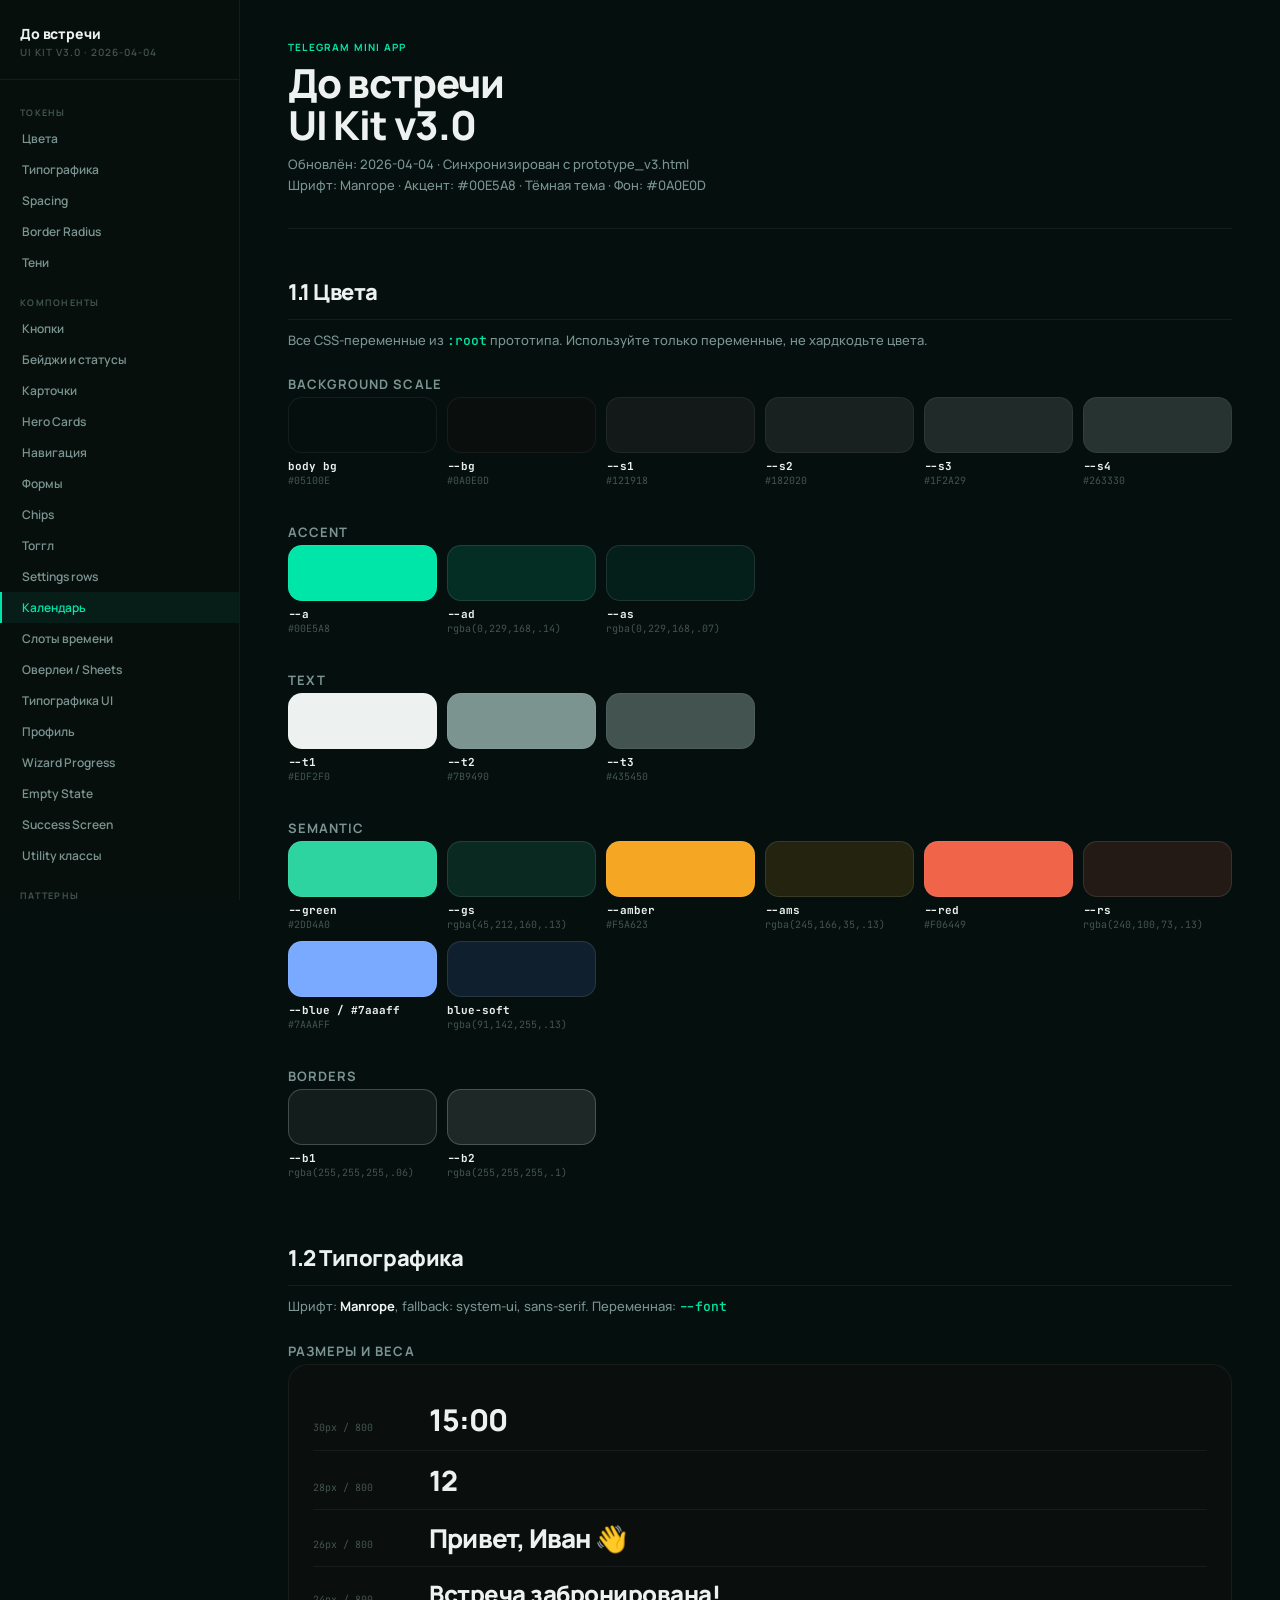
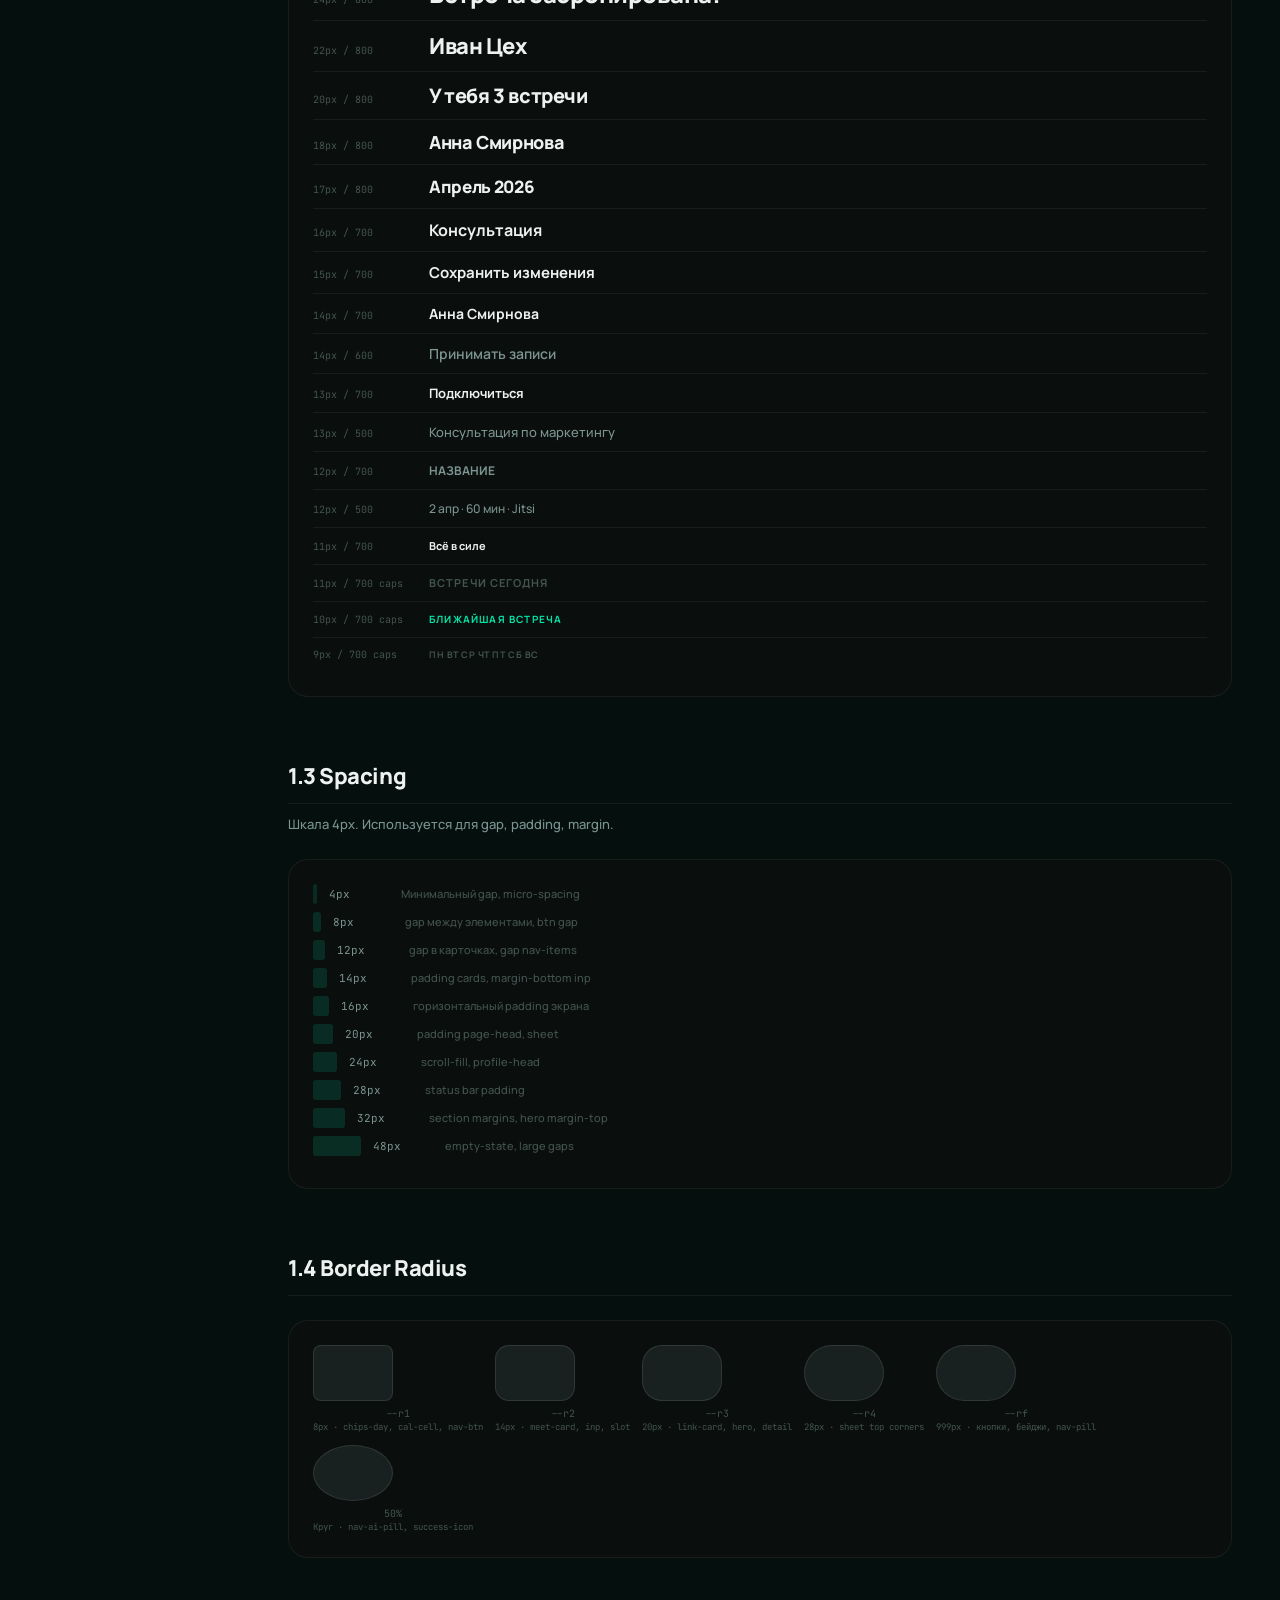
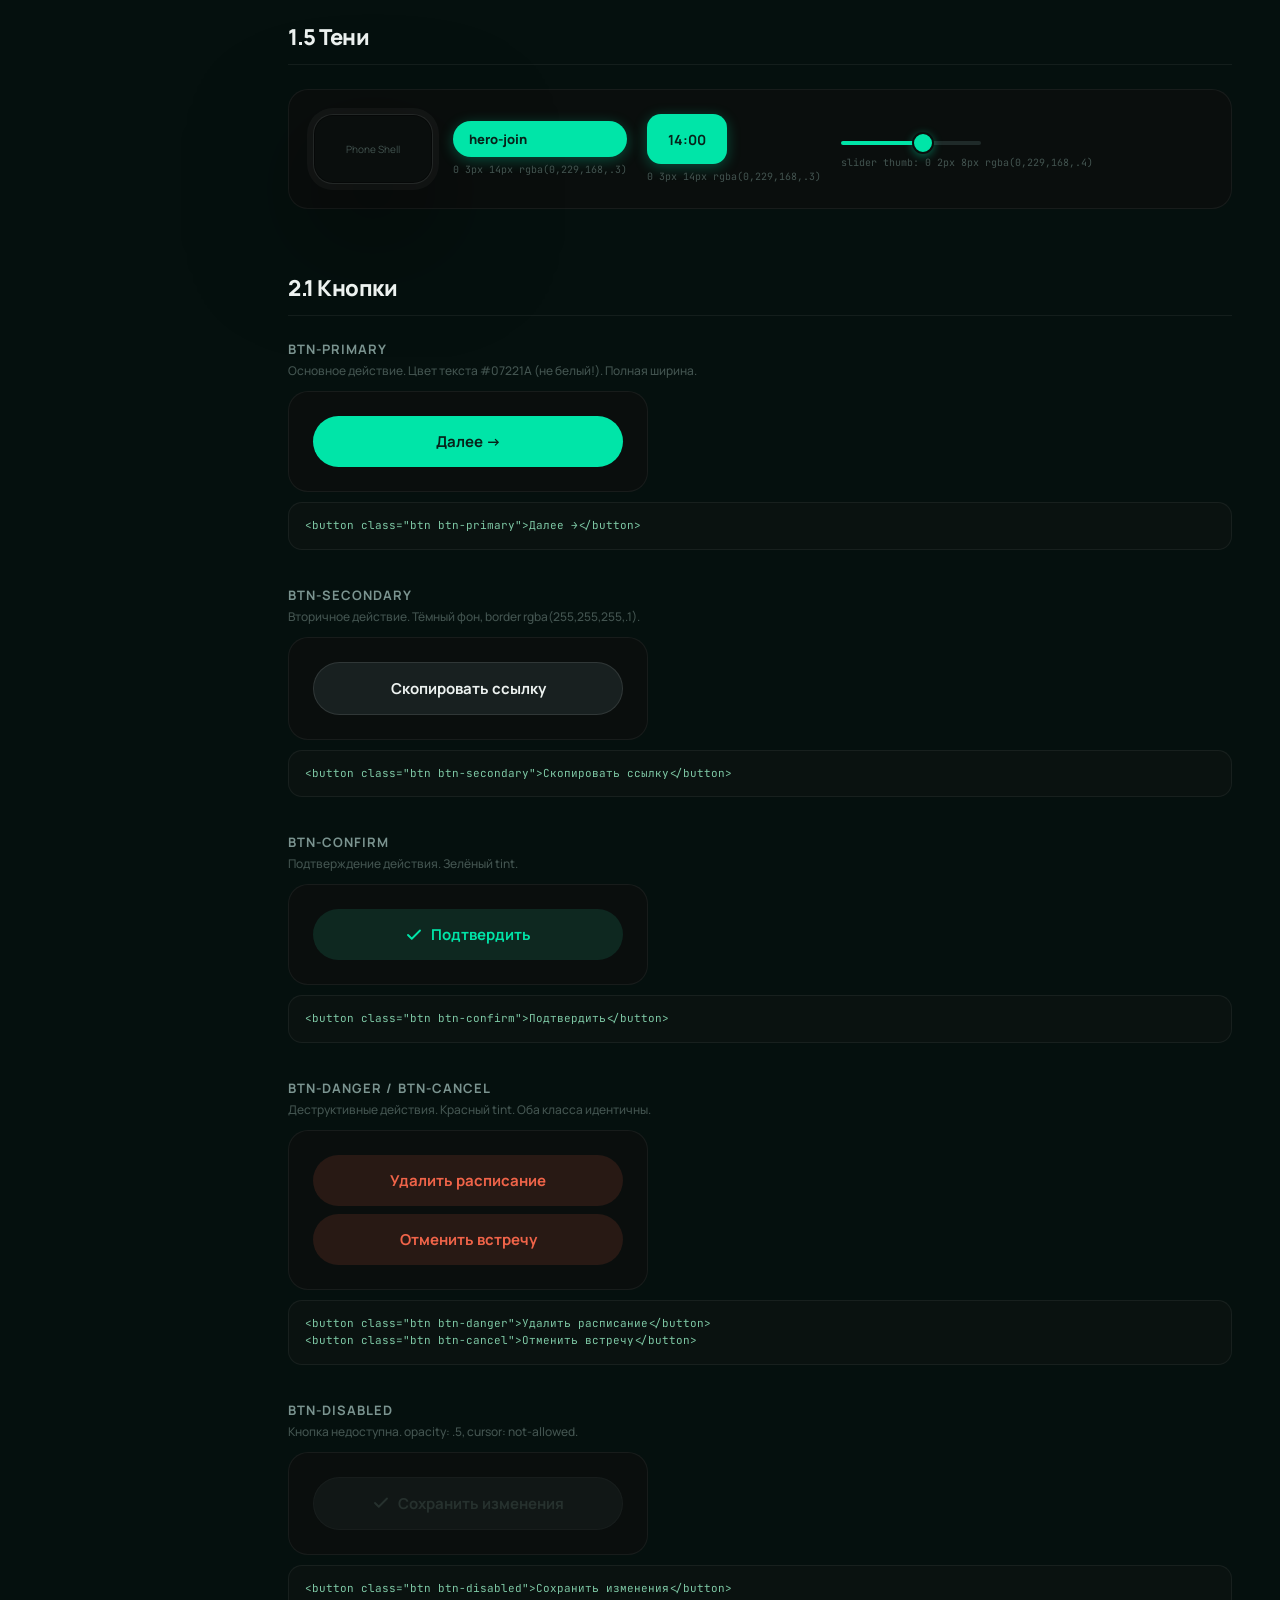
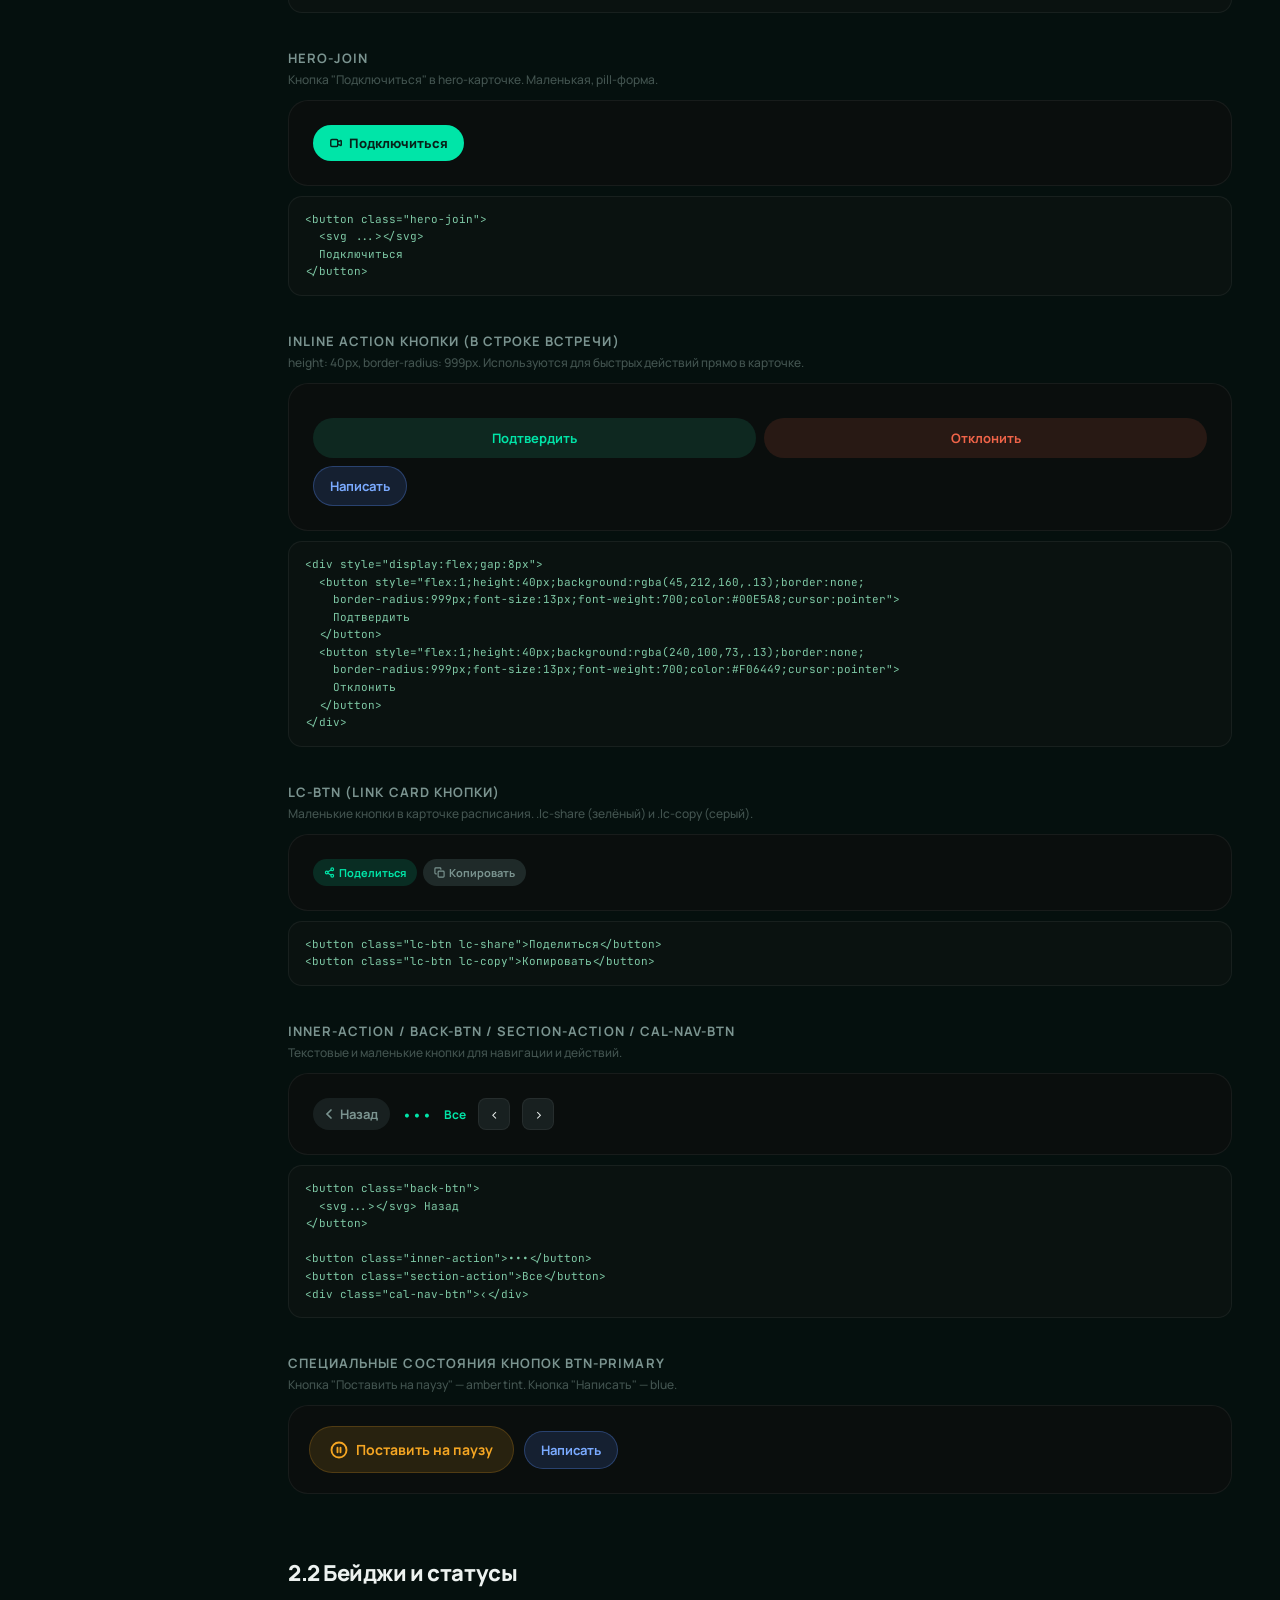
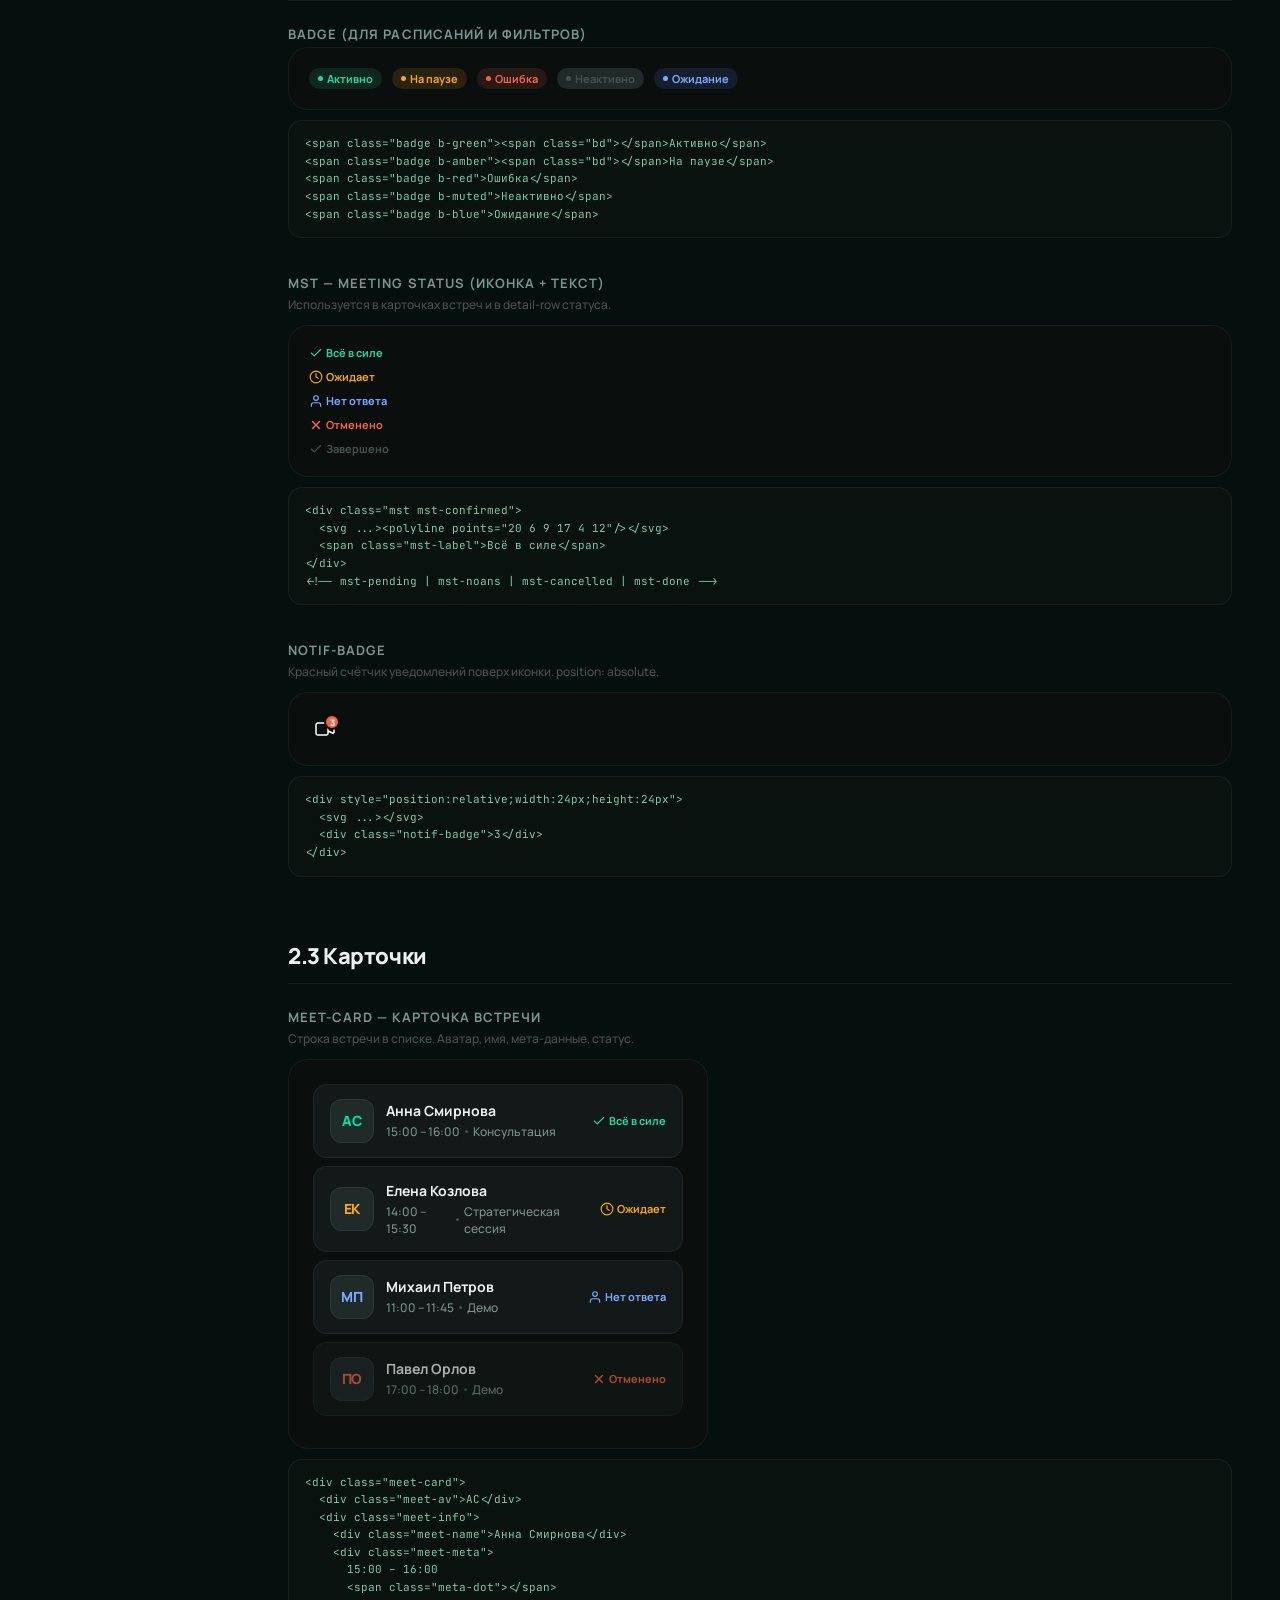
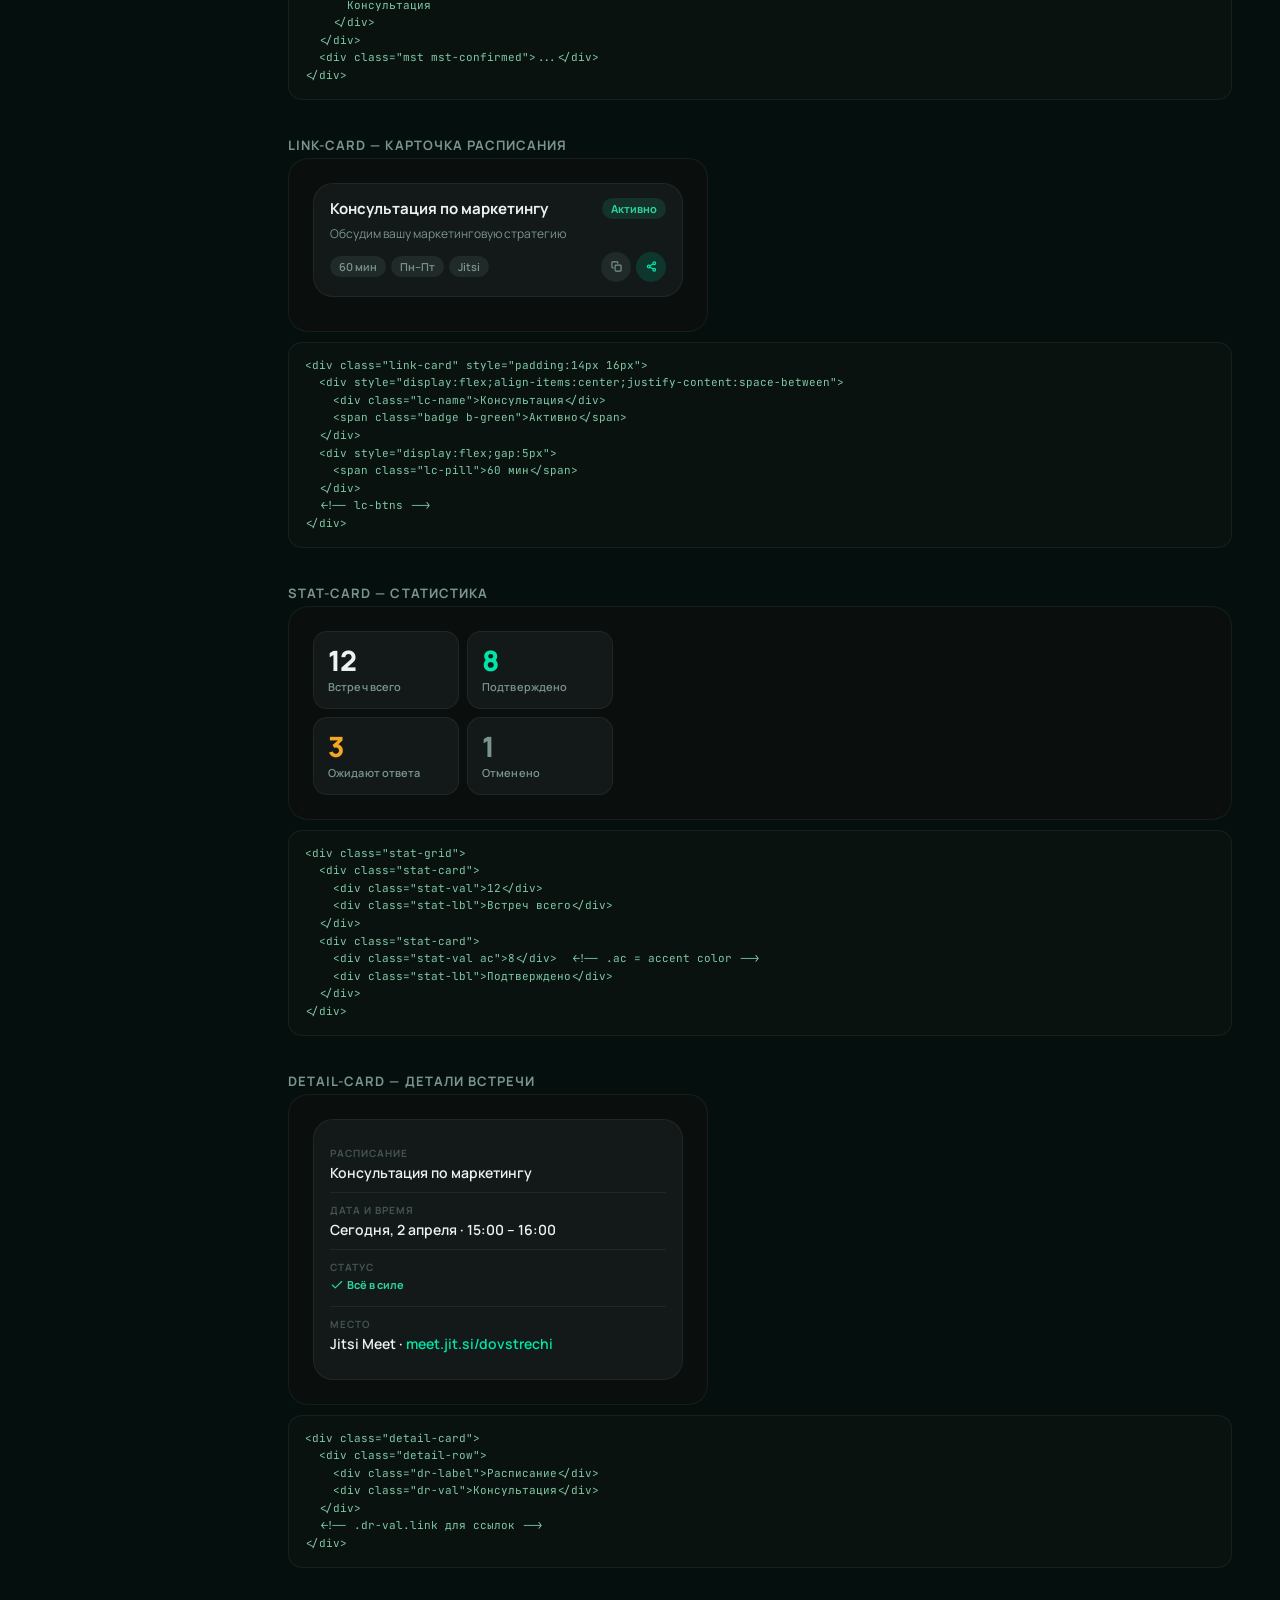
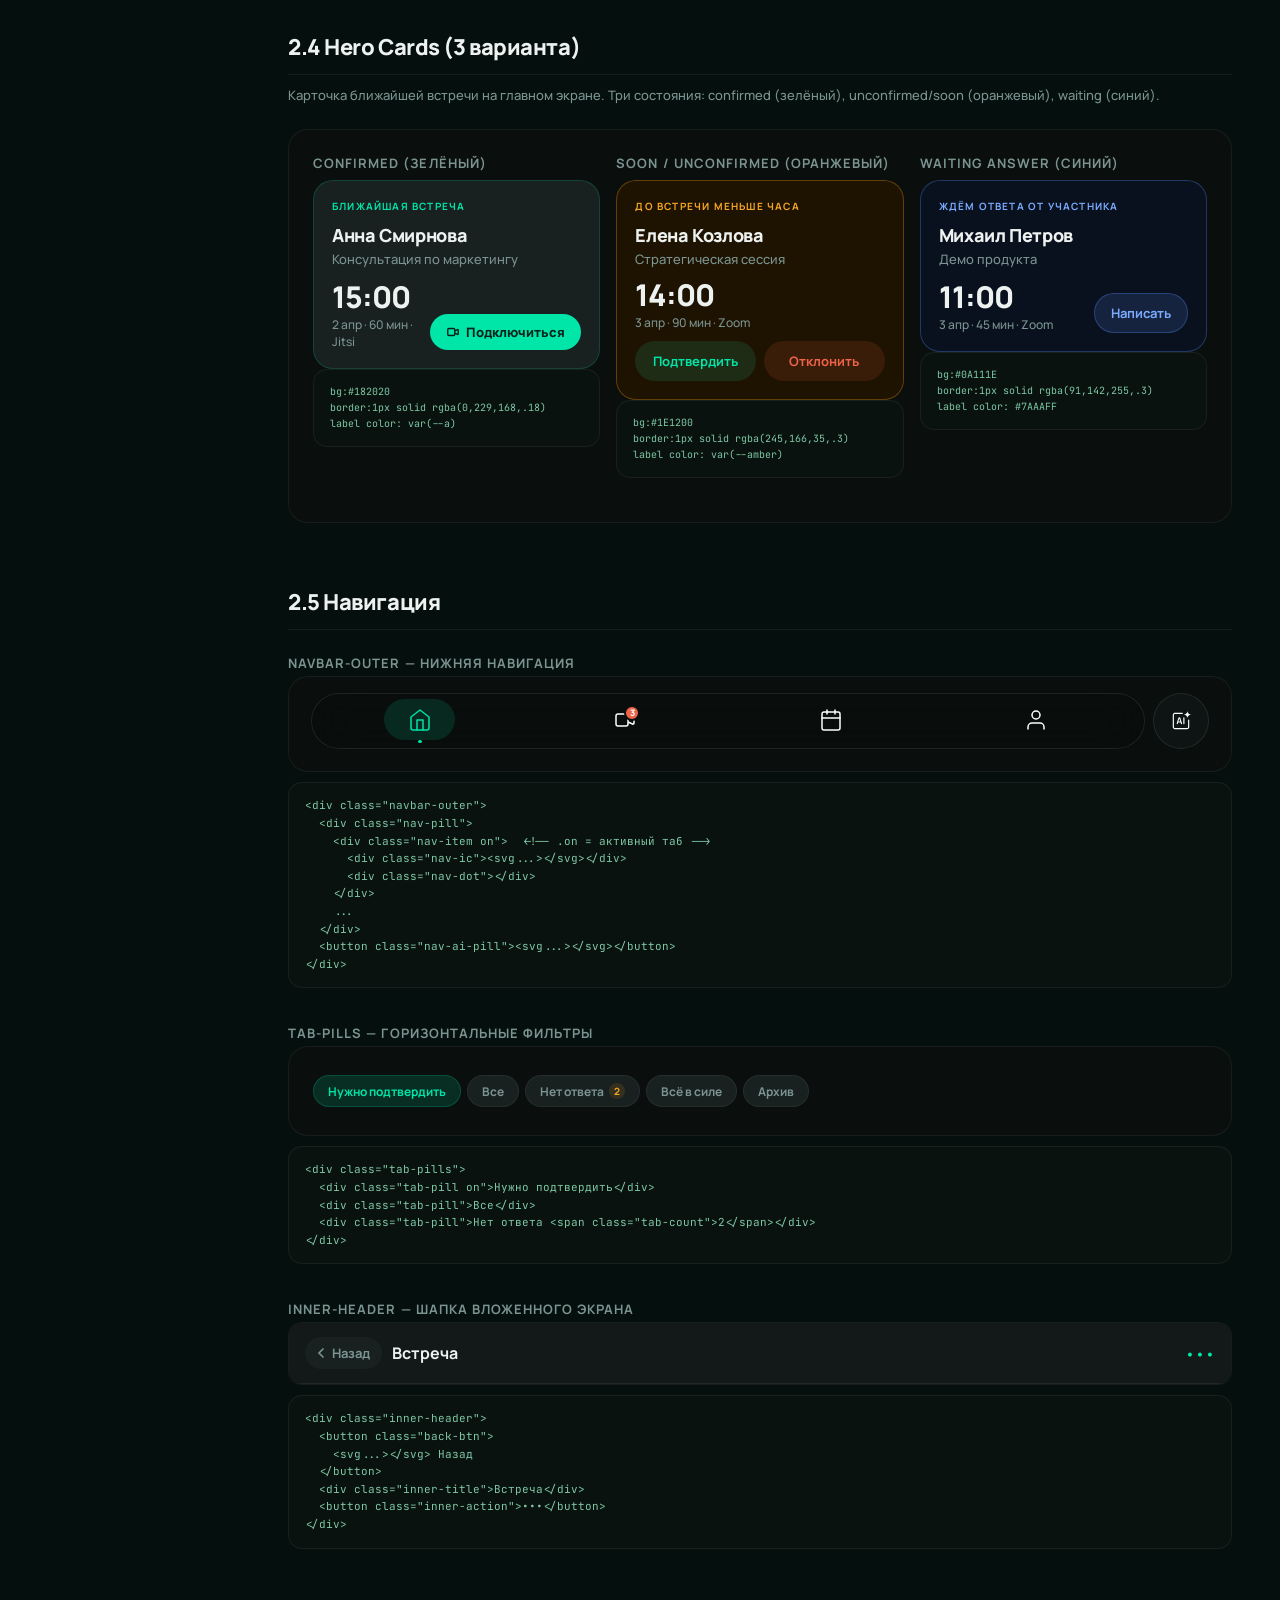
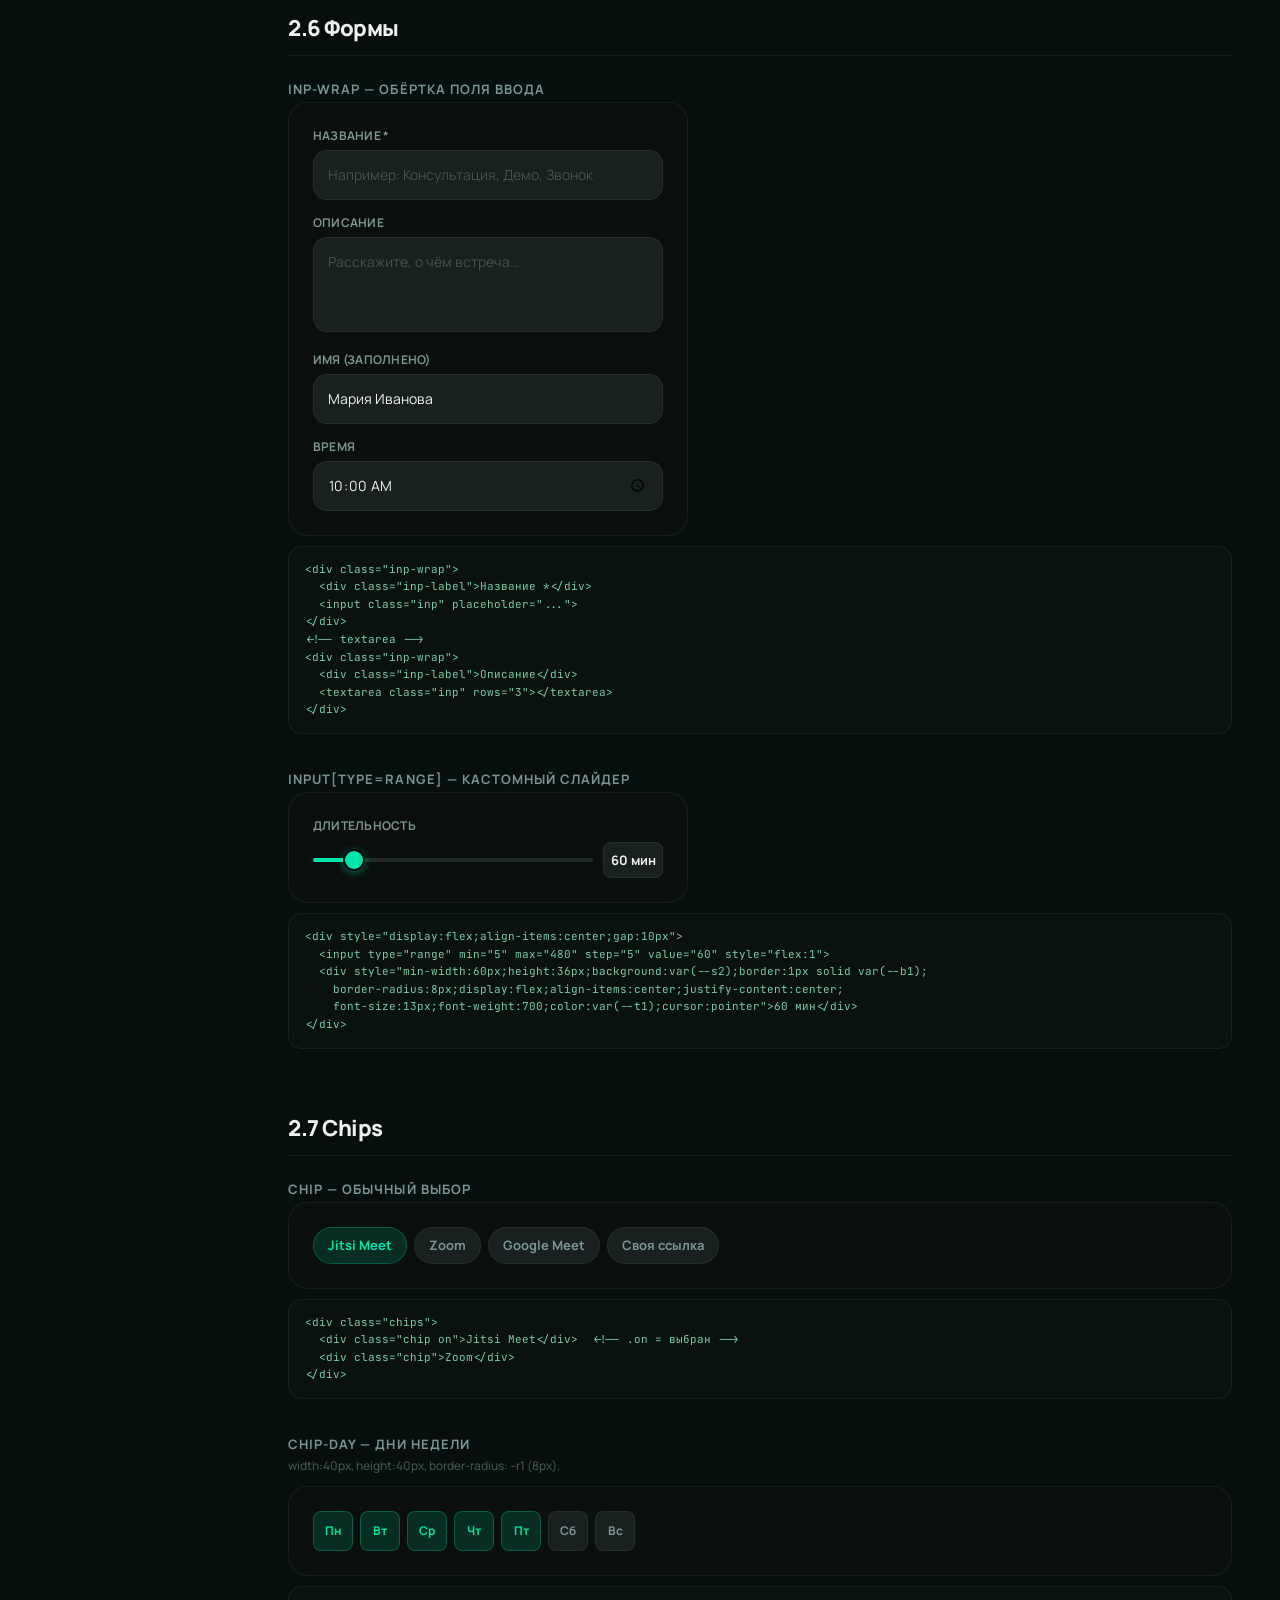
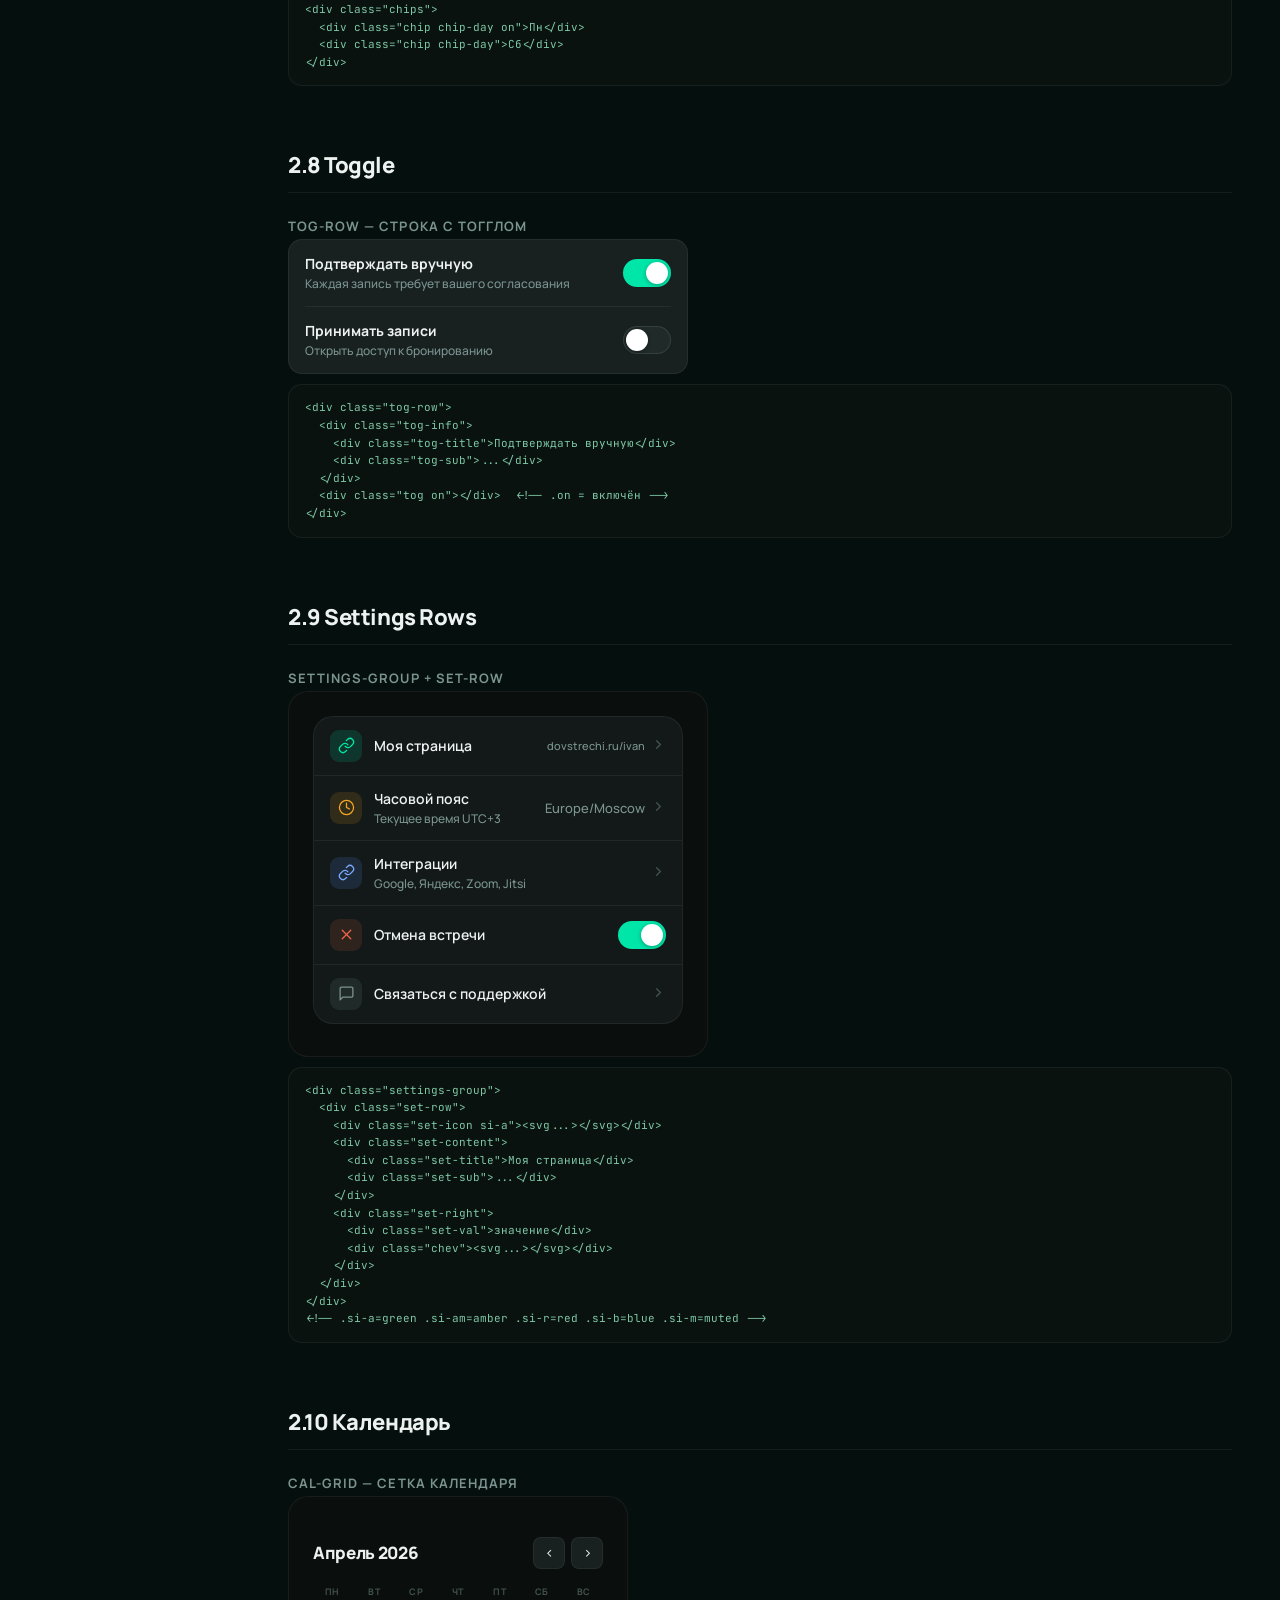
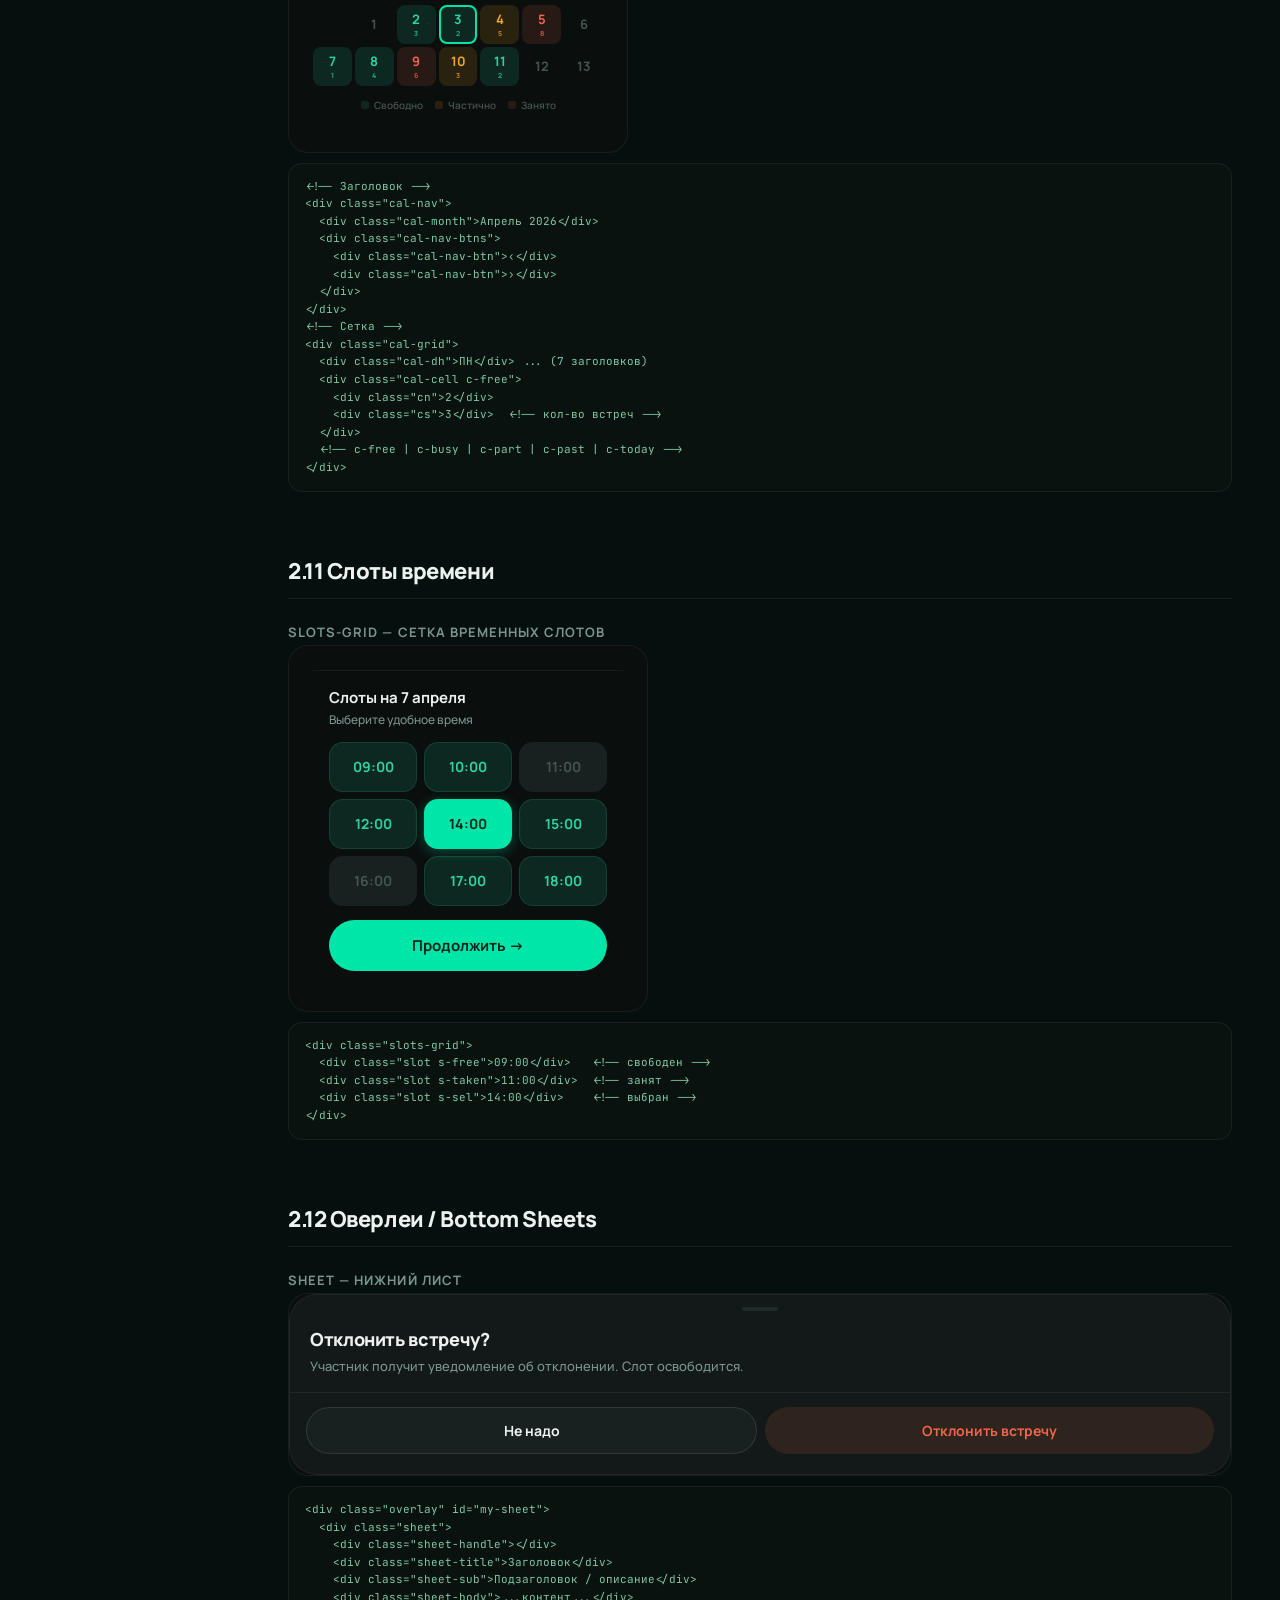
<file: design/do-vstrechi-uikit-v3.html>
<!DOCTYPE html>
<html lang="ru">
<head>
<meta charset="UTF-8">
<meta name="viewport" content="width=device-width, initial-scale=1.0">
<title>До встречи — UI Kit v3.0</title>
<!-- Updated: 2026-04-04 -->
<link href="https://fonts.googleapis.com/css2?family=Manrope:wght@400;500;600;700;800&family=JetBrains+Mono:wght@400;500&display=swap" rel="stylesheet">
<style>
/* ═══════════════════════════════════════════════════
   DESIGN TOKENS (exact from prototype_v3.html :root)
═══════════════════════════════════════════════════ */
:root {
  /* ── Backgrounds ── */
  --bg:#0A0E0D;
  --s1:#121918;
  --s2:#182020;
  --s3:#1F2A29;
  --s4:#263330;

  /* ── Accent ── */
  --a:#00E5A8;
  --ad:rgba(0,229,168,.14);
  --as:rgba(0,229,168,.07);

  /* ── Text ── */
  --t1:#EDF2F0;
  --t2:#7B9490;
  --t3:#435450;

  /* ── Semantic ── */
  --green:#2DD4A0;
  --gs:rgba(45,212,160,.13);
  --amber:#F5A623;
  --ams:rgba(245,166,35,.13);
  --red:#F06449;
  --rs:rgba(240,100,73,.13);

  /* ── Borders ── */
  --b1:rgba(255,255,255,.06);
  --b2:rgba(255,255,255,.1);

  /* ── Border Radius ── */
  --r1:8px;
  --r2:14px;
  --r3:20px;
  --r4:28px;
  --rf:999px;

  /* ── Font ── */
  --font:'Manrope',system-ui,sans-serif;
  --font-mono:'JetBrains Mono',monospace;

  /* ── Blue special ── */
  --blue:#7aaaff;
  --blue-soft:rgba(91,142,255,.13);
}

/* ═══════════════════════════════════════════════════
   UI KIT SHELL STYLES
═══════════════════════════════════════════════════ */
*,*::before,*::after{margin:0;padding:0;box-sizing:border-box;-webkit-tap-highlight-color:transparent}
html{scroll-behavior:smooth}
body{
  font-family:var(--font);
  background:#05100E;
  color:var(--t1);
  min-height:100vh;
  display:flex;
}

/* ── Sidebar nav ── */
.sidebar{
  width:240px;
  flex-shrink:0;
  position:sticky;
  top:0;
  height:100vh;
  overflow-y:auto;
  overflow-x:hidden;
  background:#060F0C;
  border-right:1px solid var(--b1);
  padding:24px 0 40px;
  scrollbar-width:none;
}
.sidebar::-webkit-scrollbar{display:none}
.sidebar-logo{
  padding:0 20px 20px;
  border-bottom:1px solid var(--b1);
  margin-bottom:12px;
}
.sidebar-logo-title{
  font-size:14px;font-weight:800;color:var(--t1);
  letter-spacing:-.01em;
}
.sidebar-logo-sub{
  font-size:10px;color:var(--t3);font-weight:600;
  text-transform:uppercase;letter-spacing:.1em;margin-top:2px;
}
.nav-group{padding:4px 0}
.nav-group-label{
  font-size:9px;font-weight:700;text-transform:uppercase;
  letter-spacing:.14em;color:var(--t3);
  padding:10px 20px 4px;
}
.nav-link{
  display:block;padding:7px 20px;
  font-size:12px;font-weight:600;color:var(--t2);
  text-decoration:none;border-left:2px solid transparent;
  transition:all .12s;
}
.nav-link:hover{color:var(--t1);background:var(--b1)}
.nav-link.active{color:var(--a);border-left-color:var(--a);background:var(--as)}

/* ── Main content ── */
.main{
  flex:1;
  padding:40px 48px 80px;
  max-width:1120px;
}

/* ── Page header ── */
.kit-head{
  margin-bottom:48px;
  padding-bottom:32px;
  border-bottom:1px solid var(--b1);
}
.kit-eyebrow{
  font-size:10px;font-weight:700;text-transform:uppercase;
  letter-spacing:.12em;color:var(--a);margin-bottom:8px;
}
.kit-title{
  font-size:40px;font-weight:800;color:var(--t1);
  letter-spacing:-.03em;line-height:1.05;
}
.kit-meta{
  font-size:13px;color:var(--t2);margin-top:8px;font-weight:500;line-height:1.6;
}

/* ── Section ── */
.kit-section{margin-bottom:64px;scroll-margin-top:32px}
.kit-section-title{
  font-size:22px;font-weight:800;color:var(--t1);
  letter-spacing:-.02em;margin-bottom:4px;
  padding-bottom:12px;
  border-bottom:1px solid var(--b1);
  margin-bottom:24px;
}
.kit-section-sub{
  font-size:13px;color:var(--t2);margin-bottom:24px;
  margin-top:-14px;font-weight:500;line-height:1.6;
}

/* ── Subsection / component block ── */
.comp-block{margin-bottom:36px}
.comp-title{
  font-size:13px;font-weight:700;color:var(--t2);
  text-transform:uppercase;letter-spacing:.08em;
  margin-bottom:4px;
}
.comp-desc{font-size:12px;color:var(--t3);margin-bottom:12px;font-weight:500}

/* ── Preview area ── */
.comp-preview{
  background:var(--bg);
  border:1px solid var(--b1);
  border-radius:var(--r3);
  padding:24px;
  margin-bottom:10px;
}
.comp-preview.dark{background:#05100E}
.comp-preview.light-pad{padding:16px}

/* ── Variants row ── */
.comp-variants{
  display:flex;flex-wrap:wrap;gap:10px;
  background:var(--bg);
  border:1px solid var(--b1);
  border-radius:var(--r3);
  padding:20px;
  margin-bottom:10px;
  align-items:center;
}
.comp-variants.col{flex-direction:column;align-items:flex-start}

/* ── Code block ── */
.comp-code{
  background:#0A1210;
  border:1px solid var(--b1);
  border-radius:var(--r2);
  padding:14px 16px;
  font-family:var(--font-mono);
  font-size:11px;
  color:#7ec8a5;
  overflow-x:auto;
  margin-bottom:20px;
  scrollbar-width:none;
  line-height:1.6;
  white-space:pre;
}
.comp-code::-webkit-scrollbar{display:none}

/* ── Token grid ── */
.token-grid{display:grid;grid-template-columns:repeat(auto-fill,minmax(140px,1fr));gap:10px}
.token-item{}
.token-swatch{height:56px;border-radius:var(--r2);margin-bottom:6px;border:1px solid var(--b1)}
.token-name{font-size:11px;font-weight:700;color:var(--t1);font-family:var(--font-mono)}
.token-val{font-size:10px;color:var(--t3);font-family:var(--font-mono);margin-top:1px}

/* ── Spacing demo ── */
.sp-row{display:flex;align-items:center;gap:12px;margin-bottom:8px}
.sp-block{background:var(--ad);border-radius:3px;height:20px;flex-shrink:0}
.sp-label{font-size:11px;color:var(--t2);font-family:var(--font-mono);width:60px}
.sp-desc{font-size:11px;color:var(--t3);font-weight:500}

/* ── Typography demo ── */
.type-row{
  display:flex;align-items:baseline;gap:16px;
  padding:10px 0;border-bottom:1px solid var(--b1);
}
.type-row:last-child{border-bottom:none}
.type-meta{
  width:100px;flex-shrink:0;
  font-size:10px;color:var(--t3);font-family:var(--font-mono);line-height:1.4;
}
.type-sample{color:var(--t1);font-family:var(--font)}

/* ── Radius demo ── */
.radius-grid{display:flex;flex-wrap:wrap;gap:12px}
.radius-item{}
.radius-box{
  width:80px;height:56px;background:var(--s2);
  border:1px solid var(--b2);
  margin-bottom:6px;
}
.radius-label{font-size:10px;color:var(--t3);font-family:var(--font-mono);text-align:center}
.radius-val{font-size:9px;color:var(--t3);font-family:var(--font-mono);text-align:center;margin-top:1px}

/* ── Divider ── */
.kit-divider{height:1px;background:var(--b1);margin:32px 0}

/* ── Tags ── */
.kit-tag{
  display:inline-block;
  padding:2px 7px;border-radius:var(--rf);
  font-size:10px;font-weight:700;
  background:var(--s3);color:var(--t3);
  margin-right:4px;margin-bottom:4px;
}
.kit-tag.new{background:var(--ad);color:var(--a)}
.kit-tag.updated{background:var(--ams);color:var(--amber)}

/* ── Screen preview shell ── */
.phone-shell{
  width:280px;height:590px;
  background:var(--bg);
  border-radius:38px;
  overflow:hidden;
  border:1.5px solid rgba(255,255,255,.1);
  box-shadow:0 20px 60px rgba(0,0,0,.6);
  flex-shrink:0;
  position:relative;
}
.phone-content{
  height:100%;overflow-y:auto;overflow-x:hidden;
  scrollbar-width:none;
  display:flex;flex-direction:column;
  padding-bottom:60px;
}
.phone-content::-webkit-scrollbar{display:none}
.phone-status{
  display:flex;align-items:center;justify-content:space-between;
  padding:10px 20px 0;font-size:11px;font-weight:700;color:var(--t1);
  flex-shrink:0;
}

/* ── Pattern grid ── */
.patterns-grid{
  display:flex;flex-wrap:wrap;gap:20px;
}

/* ── Integration item ── */
.intg-item{
  display:flex;align-items:center;gap:12px;
  padding:12px 14px;background:var(--s1);
  border-radius:14px;border:1px solid var(--b1);
}
.intg-icon{
  width:38px;height:38px;border-radius:10px;
  display:flex;align-items:center;justify-content:center;
  flex-shrink:0;
}

/* ═══════════════════════════════════════════════════
   COMPONENT STYLES (from prototype_v3.html — exact copy)
═══════════════════════════════════════════════════ */

/* ── Buttons ── */
.btn{
  width:100%;padding:15px;border-radius:var(--rf);
  font-family:var(--font);font-size:15px;font-weight:700;
  border:none;cursor:pointer;
  display:flex;align-items:center;justify-content:center;gap:8px;
  transition:all .15s;
}
.btn:active{transform:scale(.97)}
.btn svg{width:18px;height:18px;stroke:currentColor;fill:none;stroke-width:2.5;stroke-linecap:round;stroke-linejoin:round}
.btn-primary{background:var(--a);color:#07221A}
.btn-primary:active{background:#1AEDB5}
.btn-secondary{background:var(--s2);color:var(--t1);border:1px solid var(--b2)}
.btn-secondary:active{background:var(--s3)}
.btn-confirm{background:rgba(45,212,160,.13);color:#00E5A8;border:none}
.btn-confirm:active{background:rgba(45,212,160,.22)}
.btn-danger{background:rgba(240,100,73,.13);color:#F06449;border:none}
.btn-danger:active{background:rgba(240,100,73,.22)}
.btn-cancel{background:rgba(240,100,73,.13);color:#F06449;border:none}
.btn-cancel:active{background:rgba(240,100,73,.22)}
.btn-disabled{background:var(--s2);color:var(--t3);border:1px solid var(--b1);cursor:not-allowed;opacity:.5}

/* ── Hero join ── */
.hero-join{
  display:flex;align-items:center;gap:6px;
  background:var(--a);color:#07221A;
  border:none;border-radius:var(--rf);
  padding:9px 16px;font-family:var(--font);
  font-size:13px;font-weight:800;cursor:pointer;
  transition:all .15s;
}
.hero-join:active{transform:scale(.93)}
.hero-join svg{width:14px;height:14px;stroke:currentColor;fill:none;stroke-width:2.5;stroke-linecap:round}

/* ── Badges ── */
.badge{display:inline-flex;align-items:center;gap:4px;padding:3px 9px;border-radius:var(--rf);font-size:11px;font-weight:700}
.bd{width:5px;height:5px;border-radius:50%;background:currentColor}
.b-green{background:var(--gs);color:var(--green)}
.b-amber{background:var(--ams);color:var(--amber)}
.b-red{background:var(--rs);color:var(--red)}
.b-muted{background:var(--s3);color:var(--t3)}
.b-blue{background:rgba(91,142,255,.13);color:#7aaaff}

/* ── Meeting status ── */
.mst{display:inline-flex;align-items:center;gap:3px;white-space:nowrap}
.mst svg{display:block;flex-shrink:0;width:14px;height:14px;fill:none;stroke-width:2;stroke-linecap:round;stroke-linejoin:round}
.mst-label{font-size:11px;font-weight:700;line-height:14px}
.mst-confirmed svg{stroke:#2DD4A0}.mst-confirmed .mst-label{color:#2DD4A0}
.mst-pending svg{stroke:#F5A623}.mst-pending .mst-label{color:#F5A623}
.mst-noans svg{stroke:#7AAAFF}.mst-noans .mst-label{color:#7AAAFF}
.mst-cancelled svg{stroke:#F06449;stroke-width:2.5}.mst-cancelled .mst-label{color:#F06449}
.mst-done svg{stroke:var(--t3)}.mst-done .mst-label{color:var(--t3)}

/* ── Meet card ── */
.meet-card{
  display:flex;align-items:center;gap:12px;
  padding:14px 16px;background:var(--s1);
  border-radius:var(--r2);margin:0 0 8px;
  border:1px solid var(--b1);cursor:pointer;
  transition:all .14s;
}
.meet-card:active{background:var(--s2);transform:scale(.99)}
.meet-av{
  width:44px;height:44px;border-radius:12px;
  background:var(--s3);display:flex;align-items:center;justify-content:center;
  font-size:14px;font-weight:800;color:var(--a);flex-shrink:0;
  border:1px solid var(--b1);letter-spacing:-.02em;
}
.meet-info{flex:1;min-width:0}
.meet-name{font-size:14px;font-weight:700;color:var(--t1);white-space:nowrap;overflow:hidden;text-overflow:ellipsis}
.meet-meta{font-size:12px;color:var(--t2);margin-top:3px;display:flex;align-items:center;gap:5px;font-weight:500}
.meta-dot{width:3px;height:3px;border-radius:50%;background:var(--t3);flex-shrink:0}

/* ── Link card ── */
.link-card{
  background:var(--s1);border-radius:var(--r3);
  border:1px solid var(--b1);margin:0 0 10px;
  overflow:hidden;cursor:pointer;transition:all .14s;
}
.link-card:active{background:var(--s2)}
.link-card-body{padding:16px 16px 0}
.lc-header{display:flex;justify-content:space-between;align-items:flex-start;margin-bottom:10px}
.lc-name{font-size:16px;font-weight:700;color:var(--t1)}
.lc-pills{display:flex;gap:5px;flex-wrap:wrap;margin-bottom:14px}
.lc-pill{padding:3px 9px;background:var(--s3);border-radius:var(--rf);font-size:11px;font-weight:600;color:var(--t2)}
.lc-footer{display:flex;align-items:center;justify-content:space-between;padding:11px 16px;border-top:1px solid var(--b1)}
.lc-url{font-size:11px;color:var(--t3);font-weight:500;letter-spacing:.01em}
.lc-btns{display:flex;gap:6px}
.lc-btn{display:flex;align-items:center;gap:4px;padding:6px 11px;border-radius:var(--rf);font-size:11px;font-weight:700;border:none;cursor:pointer;font-family:var(--font);transition:all .12s}
.lc-btn:active{transform:scale(.95)}
.lc-share{background:var(--ad);color:var(--a)}
.lc-copy{background:var(--s3);color:var(--t2)}
.lc-btn svg{width:11px;height:11px;stroke:currentColor;fill:none;stroke-width:2.5;stroke-linecap:round}

/* ── Stat grid ── */
.stat-grid{display:grid;grid-template-columns:1fr 1fr;gap:8px}
.stat-card{background:var(--s1);border-radius:var(--r2);padding:14px;border:1px solid var(--b1)}
.stat-val{font-size:28px;font-weight:800;color:var(--t1);line-height:1;letter-spacing:-.03em}
.stat-val.ac{color:var(--a)}
.stat-lbl{font-size:11px;color:var(--t2);margin-top:5px;font-weight:600;letter-spacing:.01em}

/* ── Hero card ── */
.hero-card{
  background:#182020;
  border-radius:var(--r3);padding:18px;
  border:1px solid rgba(0,229,168,.18);
}
.hero-card.hero-unconfirmed{background:#1E1200;border-color:rgba(245,166,35,.3)}
.hero-card.hero-waiting{background:#0A111E;border-color:rgba(91,142,255,.3)}
.hero-label{font-size:10px;font-weight:700;text-transform:uppercase;letter-spacing:.12em;color:var(--a);margin-bottom:10px}
.hero-label.amber{color:var(--amber)}
.hero-label.blue{color:#7AAAFF}
.hero-name{font-size:18px;font-weight:800;color:var(--t1);letter-spacing:-.02em}
.hero-type{font-size:13px;color:var(--t2);margin-top:3px;font-weight:500}
.hero-footer{display:flex;align-items:flex-end;justify-content:space-between;margin-top:14px}
.hero-time{font-size:30px;font-weight:800;color:var(--t1);letter-spacing:-.03em;line-height:1}
.hero-date{font-size:12px;color:var(--t2);margin-top:4px;font-weight:500}

/* ── Detail card ── */
.detail-card{background:var(--s1);border-radius:var(--r3);border:1px solid var(--b1);padding:16px}
.detail-row{padding:10px 0;border-bottom:1px solid var(--b1);display:flex;flex-direction:column;gap:3px}
.detail-row:last-child{border-bottom:none}
.dr-label{font-size:10px;font-weight:700;text-transform:uppercase;letter-spacing:.1em;color:var(--t3)}
.dr-val{font-size:14px;font-weight:600;color:var(--t1)}
.dr-val.link{color:var(--a)}

/* ── Navbar ── */
.navbar-outer{
  display:flex;align-items:center;flex-wrap:nowrap;gap:8px;
  padding:8px 14px 14px;
  background:transparent;
}
.nav-pill{
  flex:1 1 0%;min-width:0;display:flex;align-items:center;
  background:rgba(10,14,13,.45);
  backdrop-filter:blur(24px);-webkit-backdrop-filter:blur(24px);
  border:1px solid rgba(255,255,255,.09);
  border-radius:var(--rf);
  padding:5px;
  height:56px;
}
.nav-item{
  flex:1;height:100%;display:flex;flex-direction:column;align-items:center;justify-content:center;
  cursor:pointer;
}
.nav-ic{
  width:71px;height:46px;
  display:flex;align-items:center;justify-content:center;
  border-radius:30px;
  border:none;
  transition:background .15s;
}
.nav-item svg{width:24px;height:24px;fill:none;stroke:#fff;stroke-width:1.5;stroke-linecap:round;stroke-linejoin:round;transition:stroke .15s}
.nav-item.on .nav-ic{background:rgba(0,229,168,.13)}
.nav-item.on svg{stroke:var(--a)}
.nav-dot{width:4px;height:4px;border-radius:50%;background:var(--a);opacity:0;transition:opacity .15s}
.nav-item.on .nav-dot{opacity:1}
.nav-ai-pill{
  width:56px;height:56px;flex-shrink:0;flex-grow:0;
  display:flex;align-items:center;justify-content:center;
  background:rgba(15,22,21,.90);
  backdrop-filter:blur(20px);-webkit-backdrop-filter:blur(20px);
  border:1px solid rgba(255,255,255,.09);
  border-radius:50%;
  cursor:pointer;transition:all .15s;
}
.nav-ai-pill svg{width:22px;height:22px;fill:none;stroke:#fff;stroke-width:1.5;stroke-linecap:round;stroke-linejoin:round}
.nav-ai-pill:active{transform:scale(.91);background:var(--as)}

/* ── Notif badge ── */
.notif-badge{
  position:absolute;top:-3px;right:-3px;
  width:16px;height:16px;border-radius:50%;
  background:var(--red);color:#fff;
  font-size:9px;font-weight:800;
  display:flex;align-items:center;justify-content:center;
  border:2px solid var(--bg);
}

/* ── Tab pills ── */
.tab-pills{display:flex;gap:6px;overflow-x:auto;scrollbar-width:none;flex-shrink:0;padding:4px 0}
.tab-pills::-webkit-scrollbar{display:none}
.tab-pill{
  flex-shrink:0;padding:0 14px;height:32px;border-radius:var(--rf);
  font-size:12px;font-weight:700;cursor:pointer;
  background:var(--s2);color:var(--t2);border:1px solid var(--b1);
  display:flex;align-items:center;gap:5px;transition:all .12s;
  font-family:var(--font);
}
.tab-pill:active{transform:scale(.95)}
.tab-pill.on{background:var(--ad);color:var(--a);border-color:rgba(0,229,168,.2)}
.tab-count{background:var(--ams);color:var(--amber);padding:1px 5px;border-radius:var(--rf);font-size:10px}

/* ── Page header ── */
.page-head{padding:20px 0 0;flex-shrink:0}
.page-title{font-size:26px;font-weight:800;color:var(--t1);letter-spacing:-.03em;line-height:1.1}
.page-sub{font-size:13px;color:var(--t2);margin-top:4px;font-weight:500}

/* ── Inner header ── */
.inner-header{
  display:flex;align-items:center;gap:10px;
  padding:14px 16px;
  background:var(--s1);
  border-bottom:1px solid var(--b1);
  flex-shrink:0;
}
.back-btn{
  display:flex;align-items:center;gap:3px;
  background:var(--s2);border:none;border-radius:var(--rf);
  padding:7px 12px 7px 8px;font-family:var(--font);
  font-size:13px;font-weight:700;color:var(--t2);cursor:pointer;
  transition:all .12s;
}
.back-btn:active{background:var(--s3);color:var(--t1)}
.back-btn svg{width:16px;height:16px;stroke:currentColor;fill:none;stroke-width:2.5;stroke-linecap:round}
.inner-title{font-size:16px;font-weight:700;color:var(--t1);flex:1}
.inner-action{
  background:none;border:none;font-family:var(--font);
  font-size:14px;font-weight:700;color:var(--a);cursor:pointer;padding:4px 0;
}

/* ── Section head ── */
.section-head{
  display:flex;align-items:center;justify-content:space-between;
  padding:0;margin:20px 0 10px;
}
.section-label{font-size:11px;font-weight:700;text-transform:uppercase;letter-spacing:.1em;color:var(--t3)}
.section-action{font-size:12px;font-weight:700;color:var(--a);background:none;border:none;font-family:var(--font);cursor:pointer}

/* ── Group title ── */
.group-title{font-size:11px;font-weight:700;text-transform:uppercase;letter-spacing:.1em;color:var(--t3);padding:16px 0 8px}

/* ── Input ── */
.inp-wrap{margin-bottom:14px}
.inp-label{font-size:12px;font-weight:700;color:var(--t2);margin-bottom:6px;letter-spacing:.02em;text-transform:uppercase}
.inp{
  width:100%;background:var(--s2);border:1px solid var(--b1);
  border-radius:var(--r2);padding:0 14px;height:50px;
  font-family:var(--font);font-size:14px;color:var(--t1);
  outline:none;transition:border .15s;
  -webkit-appearance:none;
}
.inp::placeholder{color:var(--t3)}
.inp:focus{border-color:var(--a);box-shadow:0 0 0 3px var(--as)}
textarea.inp{height:auto;padding:13px 14px;resize:none;line-height:1.6}

/* ── Chips ── */
.chips{display:flex;flex-wrap:wrap;gap:7px}
.chip{
  padding:0 14px;height:37px;
  border-radius:var(--rf);font-size:13px;font-weight:700;
  background:var(--s2);color:var(--t2);
  border:1px solid var(--b1);cursor:pointer;
  transition:all .12s;display:flex;align-items:center;
  white-space:nowrap;
}
.chip:active{transform:scale(.95)}
.chip.on{background:var(--ad);color:var(--a);border-color:rgba(0,229,168,.25)}
.chip-day{width:40px;height:40px;padding:0;border-radius:var(--r1);font-size:12px;justify-content:center}

/* ── Toggle row ── */
.tog-row{
  display:flex;align-items:center;justify-content:space-between;
  padding:14px 0;border-bottom:1px solid var(--b1);
}
.tog-row:last-child{border-bottom:none}
.tog-info{flex:1}
.tog-title{font-size:14px;font-weight:700;color:var(--t1)}
.tog-sub{font-size:12px;color:var(--t2);margin-top:2px;font-weight:500}
.tog{
  width:48px;height:28px;border-radius:var(--rf);
  background:var(--s3);border:1px solid var(--b2);
  position:relative;cursor:pointer;transition:background .2s;flex-shrink:0;
}
.tog.on{background:var(--a);border-color:transparent}
.tog::after{
  content:'';position:absolute;width:22px;height:22px;
  border-radius:50%;background:#fff;top:2px;left:2px;
  transition:transform .2s cubic-bezier(.34,1.56,.64,1);
  box-shadow:0 1px 4px rgba(0,0,0,.3);
}
.tog.on::after{transform:translateX(20px)}

/* ── Settings ── */
.settings-group{background:var(--s1);border-radius:var(--r3);border:1px solid var(--b1);overflow:hidden;margin-bottom:8px}
.set-row{
  display:flex;align-items:center;gap:12px;padding:13px 16px;
  border-bottom:1px solid var(--b1);cursor:pointer;transition:background .12s;
}
.set-row:last-child{border-bottom:none}
.set-row:active{background:var(--s2)}
.set-icon{width:32px;height:32px;border-radius:9px;display:flex;align-items:center;justify-content:center;flex-shrink:0}
.set-icon svg{width:17px;height:17px;stroke:currentColor;fill:none;stroke-width:1.8;stroke-linecap:round;stroke-linejoin:round}
.si-a{background:var(--ad);color:var(--a)}
.si-am{background:var(--ams);color:var(--amber)}
.si-r{background:var(--rs);color:var(--red)}
.si-b{background:rgba(91,142,255,.15);color:#7aaaff}
.si-m{background:var(--s3);color:var(--t2)}
.set-content{flex:1}
.set-title{font-size:14px;font-weight:600;color:var(--t1)}
.set-sub{font-size:12px;color:var(--t2);margin-top:2px;font-weight:500}
.set-right{display:flex;align-items:center;gap:6px}
.set-val{font-size:13px;color:var(--t2);font-weight:500}
.chev svg{width:15px;height:15px;stroke:var(--t3);fill:none;stroke-width:2;stroke-linecap:round}

/* ── Calendar ── */
.cal-nav{display:flex;align-items:center;justify-content:space-between;padding:16px 0 0}
.cal-month{font-size:17px;font-weight:800;color:var(--t1);letter-spacing:-.02em}
.cal-nav-btns{display:flex;gap:6px}
.cal-nav-btn{
  width:32px;height:32px;border-radius:var(--r1);
  background:var(--s2);border:1px solid var(--b1);
  color:var(--t1);font-size:15px;cursor:pointer;
  display:flex;align-items:center;justify-content:center;
  transition:all .12s;
}
.cal-nav-btn:active{background:var(--s3)}
.cal-grid{display:grid;grid-template-columns:repeat(7,1fr);gap:3px;padding:12px 0}
.cal-dh{font-size:9px;font-weight:700;text-align:center;color:var(--t3);padding:4px 0;text-transform:uppercase;letter-spacing:.06em}
.cal-cell{aspect-ratio:1;border-radius:var(--r1);display:flex;flex-direction:column;align-items:center;justify-content:center;cursor:pointer;transition:all .12s;position:relative}
.cal-cell:active{transform:scale(.88)}
.cn{font-size:13px;font-weight:700}
.cs{font-size:7px;font-weight:700;margin-top:1px}
.c-free{background:var(--gs)}.c-free .cn{color:var(--green)}.c-free .cs{color:var(--green);opacity:.8}
.c-busy{background:var(--rs)}.c-busy .cn{color:var(--red)}.c-busy .cs{color:var(--red);opacity:.8}
.c-part{background:var(--ams)}.c-part .cn{color:var(--amber)}.c-part .cs{color:var(--amber);opacity:.8}
.c-past{background:transparent}.c-past .cn{color:var(--t3)}.c-past .cs{color:var(--t3)}
.c-today{outline:2px solid var(--a);outline-offset:-2px}
.cal-legend{display:flex;gap:12px;justify-content:center;padding:0 0 16px}
.leg{display:flex;align-items:center;gap:5px;font-size:10px;color:var(--t3);font-weight:600}
.leg-dot{width:8px;height:8px;border-radius:2px}

/* ── Time slots ── */
.slots-grid{display:grid;grid-template-columns:repeat(3,1fr);gap:7px;margin-bottom:14px}
.slot{
  height:50px;border-radius:var(--r2);display:flex;align-items:center;justify-content:center;
  font-size:14px;font-weight:700;cursor:pointer;transition:all .13s;border:1.5px solid transparent;
}
.slot:active{transform:scale(.94)}
.s-free{background:var(--gs);color:var(--green);border-color:rgba(45,212,160,.15)}
.s-free:active{background:rgba(45,212,160,.2)}
.s-taken{background:var(--s2);color:var(--t3);cursor:not-allowed}
.s-sel{background:var(--a);color:#07221A;box-shadow:0 3px 14px rgba(0,229,168,.3)}

/* ── Wizard progress ── */
.wiz-progress{display:flex;gap:5px;padding:16px 0 0}
.wiz-step{height:3px;border-radius:var(--rf);flex:1;background:var(--s3);transition:background .3s}
.wiz-step.done{background:var(--a)}
.wiz-step.cur{background:var(--a);opacity:.5}

/* ── Bottom sheet ── */
.overlay{
  position:relative;
  background:rgba(0,0,0,.55);
  backdrop-filter:blur(6px);
  display:flex;flex-direction:column;justify-content:flex-end;
  border-radius:var(--r3);
  overflow:hidden;
}
.sheet{
  background:var(--s1);border-radius:var(--r4) var(--r4) var(--r3) var(--r3);
  border:1px solid var(--b1);border-bottom:none;
  padding:0 0 20px;
}
.sheet-handle{width:36px;height:4px;border-radius:var(--rf);background:var(--s3);margin:12px auto 16px}
.sheet-title{font-size:18px;font-weight:800;color:var(--t1);padding:0 20px;letter-spacing:-.02em;margin-bottom:6px}
.sheet-sub{font-size:13px;color:var(--t2);padding:0 20px 16px;border-bottom:1px solid var(--b1);margin-bottom:14px;font-weight:500;line-height:1.5}
.sheet-body{padding:0 16px}
.sheet-actions{display:flex;gap:8px;padding:0 16px;margin-top:8px}
.sheet-actions .btn{font-size:14px;padding:13px}

/* ── Inline edit overlay (IEO) ── */
.ieo-box{background:var(--s1);border-radius:20px;padding:20px;width:250px;border:1px solid var(--b1)}
.ieo-title{font-size:11px;font-weight:700;color:var(--t2);margin-bottom:12px;text-transform:uppercase;letter-spacing:.06em}
.ieo-inp{width:100%;background:var(--s2);border:1.5px solid var(--a);border-radius:8px;padding:0 12px;height:48px;font-family:var(--font);font-size:22px;font-weight:800;color:var(--t1);outline:none;text-align:center}
.ieo-sfx{font-size:13px;color:var(--t2);text-align:center;margin-top:5px}
.ieo-btns{display:flex;gap:8px;margin-top:14px}
.ieo-ok{flex:1;background:var(--a);color:#07221A;border:none;border-radius:999px;padding:11px;font-family:var(--font);font-size:14px;font-weight:700;cursor:pointer}
.ieo-cancel{flex:1;background:var(--s3);color:var(--t2);border:none;border-radius:999px;padding:11px;font-family:var(--font);font-size:14px;font-weight:700;cursor:pointer}

/* ── Profile ── */
.profile-head{display:flex;flex-direction:column;align-items:center;padding:24px 0 20px;text-align:center}
.profile-av{
  width:72px;height:72px;border-radius:var(--r3);
  background:linear-gradient(135deg,var(--a),#009E73);
  display:flex;align-items:center;justify-content:center;
  font-size:28px;font-weight:800;color:#07221A;
  margin-bottom:12px;
}
.profile-name{font-size:22px;font-weight:800;color:var(--t1);letter-spacing:-.02em}
.profile-sub{font-size:13px;color:var(--t2);margin-top:4px;font-weight:500}

/* ── Empty state ── */
.empty-state{display:flex;flex-direction:column;align-items:center;text-align:center;padding:48px 28px}
.empty-icon{width:64px;height:64px;border-radius:var(--r3);background:var(--s2);display:flex;align-items:center;justify-content:center;margin-bottom:16px;border:1px solid var(--b1)}
.empty-icon svg{width:28px;height:28px;stroke:var(--t3);fill:none;stroke-width:1.5;stroke-linecap:round;stroke-linejoin:round}
.empty-title{font-size:17px;font-weight:800;color:var(--t1);margin-bottom:6px;letter-spacing:-.01em}
.empty-desc{font-size:13px;color:var(--t2);line-height:1.6;max-width:220px;margin-bottom:20px;font-weight:500}

/* ── Success screen ── */
.success-hero{display:flex;flex-direction:column;align-items:center;padding:40px 20px 24px;text-align:center}
.success-icon{
  width:80px;height:80px;border-radius:50%;
  background:var(--gs);
  display:flex;align-items:center;justify-content:center;
  margin-bottom:20px;
  border:2px solid rgba(45,212,160,.3);
}
.success-icon svg{width:36px;height:36px;stroke:var(--green);fill:none;stroke-width:2.5;stroke-linecap:round;stroke-linejoin:round}
.success-title{font-size:24px;font-weight:800;color:var(--t1);letter-spacing:-.02em;margin-bottom:6px}
.success-sub{font-size:14px;color:var(--t2);font-weight:500;line-height:1.6}

/* ── Slider ── */
input[type=range]{-webkit-appearance:none;appearance:none;height:4px;border-radius:999px;outline:none;cursor:pointer;width:100%}
input[type=range]::-webkit-slider-thumb{-webkit-appearance:none;width:22px;height:22px;border-radius:50%;background:var(--a);cursor:pointer;box-shadow:0 2px 8px rgba(0,229,168,.4);border:2px solid var(--bg)}
input[type=range]::-moz-range-thumb{width:22px;height:22px;border-radius:50%;background:var(--a);cursor:pointer;border:2px solid var(--bg)}

/* ── Platform option ── */
.plat-opt{
  display:flex;align-items:center;gap:12px;
  background:var(--s2);border:1px solid var(--b1);
  border-radius:var(--r2);padding:14px;
}
.plat-opt.on{background:var(--ad);border:1.5px solid rgba(0,229,168,.3)}

/* ── Utility ── */
.flex{display:flex}.items-center{align-items:center}.justify-between{justify-content:space-between}
.px-4{padding-left:16px;padding-right:16px}.mt-1{margin-top:4px}.mt-2{margin-top:8px}.mt-3{margin-top:12px}.mt-4{margin-top:16px}
.pb-6{padding-bottom:24px}.w-full{width:100%}
.scroll-fill{padding-bottom:24px}

/* ── Slot panel ── */
.slot-panel{padding:16px;border-top:1px solid var(--b1)}
.slot-panel-title{font-size:15px;font-weight:700;color:var(--t1);margin-bottom:3px}
.slot-panel-sub{font-size:12px;color:var(--t2);margin-bottom:14px;font-weight:500}

/* ── Status bar ── */
.status-bar{
  display:flex;align-items:center;justify-content:space-between;
  padding:10px 20px 0;font-size:11px;font-weight:700;color:var(--t1);
}
.sb-right{display:flex;align-items:center;gap:5px}

/* ─ Inline action buttons (confirm/cancel in meet row) ─ */
.inline-action-row{display:flex;gap:8px;margin-top:10px}
.inline-btn{
  flex:1;height:40px;
  border:none;border-radius:999px;
  font-family:var(--font);font-size:13px;font-weight:700;
  cursor:pointer;transition:all .12s;
}
.inline-btn:active{transform:scale(.96)}
.inline-btn-confirm{background:rgba(45,212,160,.13);color:#00E5A8}
.inline-btn-cancel{background:rgba(240,100,73,.13);color:#F06449}
.inline-btn-write{background:rgba(91,142,255,.15);color:#7AAAFF;border:1px solid rgba(91,142,255,.3)}

/* ─ Create schedule button ─ */
.create-sched-btn{
  display:flex;align-items:center;gap:10px;
  padding:14px 16px;background:rgba(0,229,168,.1);
  border-radius:14px;border:1.5px dashed rgba(0,229,168,.3);
  cursor:pointer;transition:all .14s;
  margin-bottom:14px;
}
.create-sched-btn span{font-size:14px;font-weight:700;color:var(--a)}

/* ─ Tooltip hint ─ */
.tooltip-box{
  background:var(--s4);color:var(--t1);
  padding:8px 12px;border-radius:12px;
  font-size:11px;font-weight:500;
  border:1px solid var(--b1);
  box-shadow:0 4px 16px rgba(0,0,0,.5);
  line-height:1.5;max-width:200px;
  text-align:center;
}
</style>
</head>
<body>

<!-- ═══════════════ SIDEBAR ═══════════════ -->
<nav class="sidebar">
  <div class="sidebar-logo">
    <div class="sidebar-logo-title">До встречи</div>
    <div class="sidebar-logo-sub">UI Kit v3.0 · 2026-04-04</div>
  </div>

  <div class="nav-group">
    <div class="nav-group-label">Токены</div>
    <a href="#colors" class="nav-link">Цвета</a>
    <a href="#typography" class="nav-link">Типографика</a>
    <a href="#spacing" class="nav-link">Spacing</a>
    <a href="#radius" class="nav-link">Border Radius</a>
    <a href="#shadows" class="nav-link">Тени</a>
  </div>

  <div class="nav-group">
    <div class="nav-group-label">Компоненты</div>
    <a href="#buttons" class="nav-link">Кнопки</a>
    <a href="#badges" class="nav-link">Бейджи и статусы</a>
    <a href="#cards" class="nav-link">Карточки</a>
    <a href="#hero-cards" class="nav-link">Hero Cards</a>
    <a href="#navigation" class="nav-link">Навигация</a>
    <a href="#forms" class="nav-link">Формы</a>
    <a href="#chips" class="nav-link">Chips</a>
    <a href="#toggles" class="nav-link">Тоггл</a>
    <a href="#settings" class="nav-link">Settings rows</a>
    <a href="#calendar" class="nav-link">Календарь</a>
    <a href="#slots" class="nav-link">Слоты времени</a>
    <a href="#overlays" class="nav-link">Оверлеи / Sheets</a>
    <a href="#typography-comp" class="nav-link">Типографика UI</a>
    <a href="#profile" class="nav-link">Профиль</a>
    <a href="#wizard" class="nav-link">Wizard Progress</a>
    <a href="#empty" class="nav-link">Empty State</a>
    <a href="#success" class="nav-link">Success Screen</a>
    <a href="#utility" class="nav-link">Utility классы</a>
  </div>

  <div class="nav-group">
    <div class="nav-group-label">Паттерны</div>
    <a href="#pat-home" class="nav-link">Главная</a>
    <a href="#pat-meetings" class="nav-link">Встречи</a>
    <a href="#pat-detail" class="nav-link">Детали встречи</a>
    <a href="#pat-wizard" class="nav-link">Создание расписания</a>
    <a href="#pat-integrations" class="nav-link">Интеграции</a>
  </div>
</nav>

<!-- ═══════════════ MAIN CONTENT ═══════════════ -->
<main class="main">

  <!-- PAGE HEADER -->
  <div class="kit-head">
    <div class="kit-eyebrow">Telegram Mini App</div>
    <div class="kit-title">До встречи<br>UI Kit v3.0</div>
    <div class="kit-meta">
      Обновлён: 2026-04-04 · Синхронизирован с prototype_v3.html<br>
      Шрифт: Manrope · Акцент: #00E5A8 · Тёмная тема · Фон: #0A0E0D
    </div>
  </div>

  <!-- ════════════════════════════════════════
       1. DESIGN TOKENS
  ════════════════════════════════════════ -->

  <!-- COLORS -->
  <section class="kit-section" id="colors">
    <div class="kit-section-title">1.1 Цвета</div>
    <p class="kit-section-sub">Все CSS-переменные из <code style="font-family:var(--font-mono);color:var(--a)">:root</code> прототипа. Используйте только переменные, не хардкодьте цвета.</p>

    <div class="comp-block">
      <div class="comp-title">Background Scale</div>
      <div class="token-grid">
        <div class="token-item">
          <div class="token-swatch" style="background:#05100E"></div>
          <div class="token-name">body bg</div>
          <div class="token-val">#05100E</div>
        </div>
        <div class="token-item">
          <div class="token-swatch" style="background:var(--bg)"></div>
          <div class="token-name">--bg</div>
          <div class="token-val">#0A0E0D</div>
        </div>
        <div class="token-item">
          <div class="token-swatch" style="background:var(--s1)"></div>
          <div class="token-name">--s1</div>
          <div class="token-val">#121918</div>
        </div>
        <div class="token-item">
          <div class="token-swatch" style="background:var(--s2)"></div>
          <div class="token-name">--s2</div>
          <div class="token-val">#182020</div>
        </div>
        <div class="token-item">
          <div class="token-swatch" style="background:var(--s3)"></div>
          <div class="token-name">--s3</div>
          <div class="token-val">#1F2A29</div>
        </div>
        <div class="token-item">
          <div class="token-swatch" style="background:var(--s4)"></div>
          <div class="token-name">--s4</div>
          <div class="token-val">#263330</div>
        </div>
      </div>
    </div>

    <div class="comp-block">
      <div class="comp-title">Accent</div>
      <div class="token-grid">
        <div class="token-item">
          <div class="token-swatch" style="background:var(--a)"></div>
          <div class="token-name">--a</div>
          <div class="token-val">#00E5A8</div>
        </div>
        <div class="token-item">
          <div class="token-swatch" style="background:var(--ad);border:1px solid var(--b2)"></div>
          <div class="token-name">--ad</div>
          <div class="token-val">rgba(0,229,168,.14)</div>
        </div>
        <div class="token-item">
          <div class="token-swatch" style="background:var(--as);border:1px solid var(--b2)"></div>
          <div class="token-name">--as</div>
          <div class="token-val">rgba(0,229,168,.07)</div>
        </div>
      </div>
    </div>

    <div class="comp-block">
      <div class="comp-title">Text</div>
      <div class="token-grid">
        <div class="token-item">
          <div class="token-swatch" style="background:var(--t1)"></div>
          <div class="token-name">--t1</div>
          <div class="token-val">#EDF2F0</div>
        </div>
        <div class="token-item">
          <div class="token-swatch" style="background:var(--t2)"></div>
          <div class="token-name">--t2</div>
          <div class="token-val">#7B9490</div>
        </div>
        <div class="token-item">
          <div class="token-swatch" style="background:var(--t3)"></div>
          <div class="token-name">--t3</div>
          <div class="token-val">#435450</div>
        </div>
      </div>
    </div>

    <div class="comp-block">
      <div class="comp-title">Semantic</div>
      <div class="token-grid">
        <div class="token-item">
          <div class="token-swatch" style="background:var(--green)"></div>
          <div class="token-name">--green</div>
          <div class="token-val">#2DD4A0</div>
        </div>
        <div class="token-item">
          <div class="token-swatch" style="background:var(--gs);border:1px solid var(--b2)"></div>
          <div class="token-name">--gs</div>
          <div class="token-val">rgba(45,212,160,.13)</div>
        </div>
        <div class="token-item">
          <div class="token-swatch" style="background:var(--amber)"></div>
          <div class="token-name">--amber</div>
          <div class="token-val">#F5A623</div>
        </div>
        <div class="token-item">
          <div class="token-swatch" style="background:var(--ams);border:1px solid var(--b2)"></div>
          <div class="token-name">--ams</div>
          <div class="token-val">rgba(245,166,35,.13)</div>
        </div>
        <div class="token-item">
          <div class="token-swatch" style="background:var(--red)"></div>
          <div class="token-name">--red</div>
          <div class="token-val">#F06449</div>
        </div>
        <div class="token-item">
          <div class="token-swatch" style="background:var(--rs);border:1px solid var(--b2)"></div>
          <div class="token-name">--rs</div>
          <div class="token-val">rgba(240,100,73,.13)</div>
        </div>
        <div class="token-item">
          <div class="token-swatch" style="background:var(--blue)"></div>
          <div class="token-name">--blue / #7aaaff</div>
          <div class="token-val">#7AAAFF</div>
        </div>
        <div class="token-item">
          <div class="token-swatch" style="background:var(--blue-soft);border:1px solid var(--b2)"></div>
          <div class="token-name">blue-soft</div>
          <div class="token-val">rgba(91,142,255,.13)</div>
        </div>
      </div>
    </div>

    <div class="comp-block">
      <div class="comp-title">Borders</div>
      <div class="token-grid">
        <div class="token-item">
          <div class="token-swatch" style="background:var(--b1);border:1px solid rgba(255,255,255,.2)"></div>
          <div class="token-name">--b1</div>
          <div class="token-val">rgba(255,255,255,.06)</div>
        </div>
        <div class="token-item">
          <div class="token-swatch" style="background:var(--b2);border:1px solid rgba(255,255,255,.2)"></div>
          <div class="token-name">--b2</div>
          <div class="token-val">rgba(255,255,255,.1)</div>
        </div>
      </div>
    </div>
  </section>

  <!-- TYPOGRAPHY TOKENS -->
  <section class="kit-section" id="typography">
    <div class="kit-section-title">1.2 Типографика</div>
    <p class="kit-section-sub">Шрифт: <strong style="color:var(--t1)">Manrope</strong>, fallback: system-ui, sans-serif. Переменная: <code style="font-family:var(--font-mono);color:var(--a)">--font</code></p>

    <div class="comp-block">
      <div class="comp-title">Размеры и веса</div>
      <div class="comp-preview">
        <div class="type-row"><div class="type-meta">30px / 800</div><div class="type-sample" style="font-size:30px;font-weight:800;letter-spacing:-.03em">15:00</div></div>
        <div class="type-row"><div class="type-meta">28px / 800</div><div class="type-sample" style="font-size:28px;font-weight:800;letter-spacing:-.03em">12</div></div>
        <div class="type-row"><div class="type-meta">26px / 800</div><div class="type-sample" style="font-size:26px;font-weight:800;letter-spacing:-.03em">Привет, Иван 👋</div></div>
        <div class="type-row"><div class="type-meta">24px / 800</div><div class="type-sample" style="font-size:24px;font-weight:800;letter-spacing:-.02em">Встреча забронирована!</div></div>
        <div class="type-row"><div class="type-meta">22px / 800</div><div class="type-sample" style="font-size:22px;font-weight:800;letter-spacing:-.02em">Иван Цех</div></div>
        <div class="type-row"><div class="type-meta">20px / 800</div><div class="type-sample" style="font-size:20px;font-weight:800;letter-spacing:-.02em">У тебя 3 встречи</div></div>
        <div class="type-row"><div class="type-meta">18px / 800</div><div class="type-sample" style="font-size:18px;font-weight:800;letter-spacing:-.02em">Анна Смирнова</div></div>
        <div class="type-row"><div class="type-meta">17px / 800</div><div class="type-sample" style="font-size:17px;font-weight:800;letter-spacing:-.02em">Апрель 2026</div></div>
        <div class="type-row"><div class="type-meta">16px / 700</div><div class="type-sample" style="font-size:16px;font-weight:700">Консультация</div></div>
        <div class="type-row"><div class="type-meta">15px / 700</div><div class="type-sample" style="font-size:15px;font-weight:700">Сохранить изменения</div></div>
        <div class="type-row"><div class="type-meta">14px / 700</div><div class="type-sample" style="font-size:14px;font-weight:700">Анна Смирнова</div></div>
        <div class="type-row"><div class="type-meta">14px / 600</div><div class="type-sample" style="font-size:14px;font-weight:600;color:var(--t2)">Принимать записи</div></div>
        <div class="type-row"><div class="type-meta">13px / 700</div><div class="type-sample" style="font-size:13px;font-weight:700">Подключиться</div></div>
        <div class="type-row"><div class="type-meta">13px / 500</div><div class="type-sample" style="font-size:13px;font-weight:500;color:var(--t2)">Консультация по маркетингу</div></div>
        <div class="type-row"><div class="type-meta">12px / 700</div><div class="type-sample" style="font-size:12px;font-weight:700;color:var(--t2)">НАЗВАНИЕ</div></div>
        <div class="type-row"><div class="type-meta">12px / 500</div><div class="type-sample" style="font-size:12px;font-weight:500;color:var(--t2)">2 апр · 60 мин · Jitsi</div></div>
        <div class="type-row"><div class="type-meta">11px / 700</div><div class="type-sample" style="font-size:11px;font-weight:700">Всё в силе</div></div>
        <div class="type-row"><div class="type-meta">11px / 700 caps</div><div class="type-sample" style="font-size:11px;font-weight:700;text-transform:uppercase;letter-spacing:.1em;color:var(--t3)">Встречи сегодня</div></div>
        <div class="type-row"><div class="type-meta">10px / 700 caps</div><div class="type-sample" style="font-size:10px;font-weight:700;text-transform:uppercase;letter-spacing:.12em;color:var(--a)">Ближайшая встреча</div></div>
        <div class="type-row"><div class="type-meta">9px / 700 caps</div><div class="type-sample" style="font-size:9px;font-weight:700;text-transform:uppercase;letter-spacing:.06em;color:var(--t3)">ПН ВТ СР ЧТ ПТ СБ ВС</div></div>
      </div>
    </div>
  </section>

  <!-- SPACING -->
  <section class="kit-section" id="spacing">
    <div class="kit-section-title">1.3 Spacing</div>
    <p class="kit-section-sub">Шкала 4px. Используется для gap, padding, margin.</p>

    <div class="comp-preview">
      <div class="sp-row"><div class="sp-block" style="width:4px"></div><div class="sp-label">4px</div><div class="sp-desc">Минимальный gap, micro-spacing</div></div>
      <div class="sp-row"><div class="sp-block" style="width:8px"></div><div class="sp-label">8px</div><div class="sp-desc">gap между элементами, btn gap</div></div>
      <div class="sp-row"><div class="sp-block" style="width:12px"></div><div class="sp-label">12px</div><div class="sp-desc">gap в карточках, gap nav-items</div></div>
      <div class="sp-row"><div class="sp-block" style="width:14px"></div><div class="sp-label">14px</div><div class="sp-desc">padding cards, margin-bottom inp</div></div>
      <div class="sp-row"><div class="sp-block" style="width:16px"></div><div class="sp-label">16px</div><div class="sp-desc">горизонтальный padding экрана</div></div>
      <div class="sp-row"><div class="sp-block" style="width:20px"></div><div class="sp-label">20px</div><div class="sp-desc">padding page-head, sheet</div></div>
      <div class="sp-row"><div class="sp-block" style="width:24px"></div><div class="sp-label">24px</div><div class="sp-desc">scroll-fill, profile-head</div></div>
      <div class="sp-row"><div class="sp-block" style="width:28px"></div><div class="sp-label">28px</div><div class="sp-desc">status bar padding</div></div>
      <div class="sp-row"><div class="sp-block" style="width:32px"></div><div class="sp-label">32px</div><div class="sp-desc">section margins, hero margin-top</div></div>
      <div class="sp-row"><div class="sp-block" style="width:48px"></div><div class="sp-label">48px</div><div class="sp-desc">empty-state, large gaps</div></div>
    </div>
  </section>

  <!-- BORDER RADIUS -->
  <section class="kit-section" id="radius">
    <div class="kit-section-title">1.4 Border Radius</div>

    <div class="comp-preview">
      <div class="radius-grid">
        <div class="radius-item">
          <div class="radius-box" style="border-radius:var(--r1)"></div>
          <div class="radius-label">--r1</div>
          <div class="radius-val">8px · chips-day, cal-cell, nav-btn</div>
        </div>
        <div class="radius-item">
          <div class="radius-box" style="border-radius:var(--r2)"></div>
          <div class="radius-label">--r2</div>
          <div class="radius-val">14px · meet-card, inp, slot</div>
        </div>
        <div class="radius-item">
          <div class="radius-box" style="border-radius:var(--r3)"></div>
          <div class="radius-label">--r3</div>
          <div class="radius-val">20px · link-card, hero, detail</div>
        </div>
        <div class="radius-item">
          <div class="radius-box" style="border-radius:var(--r4)"></div>
          <div class="radius-label">--r4</div>
          <div class="radius-val">28px · sheet top corners</div>
        </div>
        <div class="radius-item">
          <div class="radius-box" style="border-radius:var(--rf)"></div>
          <div class="radius-label">--rf</div>
          <div class="radius-val">999px · кнопки, бейджи, nav-pill</div>
        </div>
        <div class="radius-item">
          <div class="radius-box" style="border-radius:50%"></div>
          <div class="radius-label">50%</div>
          <div class="radius-val">Круг · nav-ai-pill, success-icon</div>
        </div>
      </div>
    </div>
  </section>

  <!-- SHADOWS -->
  <section class="kit-section" id="shadows">
    <div class="kit-section-title">1.5 Тени</div>

    <div class="comp-preview" style="display:flex;flex-wrap:wrap;gap:20px;align-items:center">
      <div>
        <div style="width:120px;height:70px;background:var(--bg);border-radius:var(--r3);border:1.5px solid rgba(255,255,255,.1);box-shadow:0 40px 120px rgba(0,0,0,.7),0 0 0 6px rgba(255,255,255,.04),inset 0 0 0 1px rgba(0,0,0,.4);display:flex;align-items:center;justify-content:center;font-size:10px;color:var(--t3);text-align:center;padding:8px">Phone Shell</div>
      </div>
      <div>
        <div style="background:var(--a);border-radius:var(--rf);padding:9px 16px;font-size:13px;font-weight:800;color:#07221A;box-shadow:0 3px 14px rgba(0,229,168,.3)">hero-join</div>
        <div style="font-size:10px;color:var(--t3);margin-top:6px;font-family:var(--font-mono)">0 3px 14px rgba(0,229,168,.3)</div>
      </div>
      <div>
        <div class="slot s-sel" style="width:80px">14:00</div>
        <div style="font-size:10px;color:var(--t3);margin-top:6px;font-family:var(--font-mono)">0 3px 14px rgba(0,229,168,.3)</div>
      </div>
      <div>
        <input type="range" style="width:140px;background:linear-gradient(to right,var(--a) 60%,var(--s3) 60%)" value="60" max="100">
        <div style="font-size:10px;color:var(--t3);margin-top:6px;font-family:var(--font-mono)">slider thumb: 0 2px 8px rgba(0,229,168,.4)</div>
      </div>
    </div>
  </section>

  <!-- ════════════════════════════════════════
       2. COMPONENTS
  ════════════════════════════════════════ -->

  <!-- BUTTONS -->
  <section class="kit-section" id="buttons">
    <div class="kit-section-title">2.1 Кнопки</div>

    <div class="comp-block">
      <div class="comp-title">btn-primary</div>
      <div class="comp-desc">Основное действие. Цвет текста #07221A (не белый!). Полная ширина.</div>
      <div class="comp-preview" style="max-width:360px">
        <button class="btn btn-primary">Далее →</button>
      </div>
      <pre class="comp-code">&lt;button class="btn btn-primary"&gt;Далее →&lt;/button&gt;</pre>
    </div>

    <div class="comp-block">
      <div class="comp-title">btn-secondary</div>
      <div class="comp-desc">Вторичное действие. Тёмный фон, border rgba(255,255,255,.1).</div>
      <div class="comp-preview" style="max-width:360px">
        <button class="btn btn-secondary">Скопировать ссылку</button>
      </div>
      <pre class="comp-code">&lt;button class="btn btn-secondary"&gt;Скопировать ссылку&lt;/button&gt;</pre>
    </div>

    <div class="comp-block">
      <div class="comp-title">btn-confirm</div>
      <div class="comp-desc">Подтверждение действия. Зелёный tint.</div>
      <div class="comp-preview" style="max-width:360px">
        <button class="btn btn-confirm">
          <svg viewBox="0 0 24 24"><polyline points="20 6 9 17 4 12"/></svg>
          Подтвердить
        </button>
      </div>
      <pre class="comp-code">&lt;button class="btn btn-confirm"&gt;Подтвердить&lt;/button&gt;</pre>
    </div>

    <div class="comp-block">
      <div class="comp-title">btn-danger / btn-cancel</div>
      <div class="comp-desc">Деструктивные действия. Красный tint. Оба класса идентичны.</div>
      <div class="comp-preview" style="max-width:360px;display:flex;flex-direction:column;gap:8px">
        <button class="btn btn-danger">Удалить расписание</button>
        <button class="btn btn-cancel">Отменить встречу</button>
      </div>
      <pre class="comp-code">&lt;button class="btn btn-danger"&gt;Удалить расписание&lt;/button&gt;
&lt;button class="btn btn-cancel"&gt;Отменить встречу&lt;/button&gt;</pre>
    </div>

    <div class="comp-block">
      <div class="comp-title">btn-disabled</div>
      <div class="comp-desc">Кнопка недоступна. opacity: .5, cursor: not-allowed.</div>
      <div class="comp-preview" style="max-width:360px">
        <button class="btn btn-disabled">
          <svg viewBox="0 0 24 24"><polyline points="20 6 9 17 4 12"/></svg>
          Сохранить изменения
        </button>
      </div>
      <pre class="comp-code">&lt;button class="btn btn-disabled"&gt;Сохранить изменения&lt;/button&gt;</pre>
    </div>

    <div class="comp-block">
      <div class="comp-title">hero-join</div>
      <div class="comp-desc">Кнопка "Подключиться" в hero-карточке. Маленькая, pill-форма.</div>
      <div class="comp-preview">
        <button class="hero-join">
          <svg viewBox="0 0 24 24"><path d="M15 10l4.553-2.069A1 1 0 0 1 21 8.868v6.264a1 1 0 0 1-1.447.9L15 14M3 8a2 2 0 0 1 2-2h8a2 2 0 0 1 2 2v8a2 2 0 0 1-2 2H5a2 2 0 0 1-2-2V8z"/></svg>
          Подключиться
        </button>
      </div>
      <pre class="comp-code">&lt;button class="hero-join"&gt;
  &lt;svg ...&gt;&lt;/svg&gt;
  Подключиться
&lt;/button&gt;</pre>
    </div>

    <div class="comp-block">
      <div class="comp-title">Inline action кнопки (в строке встречи)</div>
      <div class="comp-desc">height: 40px, border-radius: 999px. Используются для быстрых действий прямо в карточке.</div>
      <div class="comp-preview">
        <div class="inline-action-row">
          <button class="inline-btn inline-btn-confirm">Подтвердить</button>
          <button class="inline-btn inline-btn-cancel">Отклонить</button>
        </div>
        <div style="margin-top:8px;display:flex;gap:8px">
          <button class="inline-btn inline-btn-write" style="flex:none;padding:0 16px">Написать</button>
        </div>
      </div>
      <pre class="comp-code">&lt;div style="display:flex;gap:8px"&gt;
  &lt;button style="flex:1;height:40px;background:rgba(45,212,160,.13);border:none;
    border-radius:999px;font-size:13px;font-weight:700;color:#00E5A8;cursor:pointer"&gt;
    Подтвердить
  &lt;/button&gt;
  &lt;button style="flex:1;height:40px;background:rgba(240,100,73,.13);border:none;
    border-radius:999px;font-size:13px;font-weight:700;color:#F06449;cursor:pointer"&gt;
    Отклонить
  &lt;/button&gt;
&lt;/div&gt;</pre>
    </div>

    <div class="comp-block">
      <div class="comp-title">lc-btn (link card кнопки)</div>
      <div class="comp-desc">Маленькие кнопки в карточке расписания. .lc-share (зелёный) и .lc-copy (серый).</div>
      <div class="comp-preview">
        <div style="display:flex;gap:6px">
          <button class="lc-btn lc-share">
            <svg viewBox="0 0 24 24"><circle cx="18" cy="5" r="3"/><circle cx="6" cy="12" r="3"/><circle cx="18" cy="19" r="3"/><line x1="8.59" y1="13.51" x2="15.42" y2="17.49"/><line x1="15.41" y1="6.51" x2="8.59" y2="10.49"/></svg>
            Поделиться
          </button>
          <button class="lc-btn lc-copy">
            <svg viewBox="0 0 24 24"><rect x="9" y="9" width="13" height="13" rx="2"/><path d="M5 15H4a2 2 0 0 1-2-2V4a2 2 0 0 1 2-2h9a2 2 0 0 1 2 2v1"/></svg>
            Копировать
          </button>
        </div>
      </div>
      <pre class="comp-code">&lt;button class="lc-btn lc-share"&gt;Поделиться&lt;/button&gt;
&lt;button class="lc-btn lc-copy"&gt;Копировать&lt;/button&gt;</pre>
    </div>

    <div class="comp-block">
      <div class="comp-title">inner-action / back-btn / section-action / cal-nav-btn</div>
      <div class="comp-desc">Текстовые и маленькие кнопки для навигации и действий.</div>
      <div class="comp-preview" style="display:flex;flex-wrap:wrap;gap:12px;align-items:center">
        <button class="back-btn">
          <svg viewBox="0 0 24 24"><polyline points="15 18 9 12 15 6"/></svg>
          Назад
        </button>
        <button class="inner-action">•••</button>
        <button class="section-action">Все</button>
        <div class="cal-nav-btn">‹</div>
        <div class="cal-nav-btn">›</div>
      </div>
      <pre class="comp-code">&lt;button class="back-btn"&gt;
  &lt;svg...&gt;&lt;/svg&gt; Назад
&lt;/button&gt;

&lt;button class="inner-action"&gt;•••&lt;/button&gt;
&lt;button class="section-action"&gt;Все&lt;/button&gt;
&lt;div class="cal-nav-btn"&gt;‹&lt;/div&gt;</pre>
    </div>

    <div class="comp-block">
      <div class="comp-title">Специальные состояния кнопок btn-primary</div>
      <div class="comp-desc">Кнопка "Поставить на паузу" — amber tint. Кнопка "Написать" — blue.</div>
      <div class="comp-variants">
        <button class="btn" style="background:var(--ams);color:var(--amber);border:1px solid rgba(245,166,35,.2);width:auto;padding:13px 20px;font-size:14px">
          <svg viewBox="0 0 24 24" width="18" height="18" fill="none" stroke="currentColor" stroke-width="2" stroke-linecap="round"><circle cx="12" cy="12" r="10"/><line x1="10" y1="15" x2="10" y2="9"/><line x1="14" y1="15" x2="14" y2="9"/></svg>
          Поставить на паузу
        </button>
        <button class="btn" style="background:rgba(91,142,255,.15);color:#7AAAFF;border:1px solid rgba(91,142,255,.3);width:auto;padding:9px 16px;font-size:13px">Написать</button>
      </div>
    </div>
  </section>

  <!-- BADGES & STATUS -->
  <section class="kit-section" id="badges">
    <div class="kit-section-title">2.2 Бейджи и статусы</div>

    <div class="comp-block">
      <div class="comp-title">badge (для расписаний и фильтров)</div>
      <div class="comp-variants">
        <span class="badge b-green"><span class="bd"></span>Активно</span>
        <span class="badge b-amber"><span class="bd"></span>На паузе</span>
        <span class="badge b-red"><span class="bd"></span>Ошибка</span>
        <span class="badge b-muted"><span class="bd"></span>Неактивно</span>
        <span class="badge b-blue"><span class="bd"></span>Ожидание</span>
      </div>
      <pre class="comp-code">&lt;span class="badge b-green"&gt;&lt;span class="bd"&gt;&lt;/span&gt;Активно&lt;/span&gt;
&lt;span class="badge b-amber"&gt;&lt;span class="bd"&gt;&lt;/span&gt;На паузе&lt;/span&gt;
&lt;span class="badge b-red"&gt;Ошибка&lt;/span&gt;
&lt;span class="badge b-muted"&gt;Неактивно&lt;/span&gt;
&lt;span class="badge b-blue"&gt;Ожидание&lt;/span&gt;</pre>
    </div>

    <div class="comp-block">
      <div class="comp-title">mst — Meeting Status (иконка + текст)</div>
      <div class="comp-desc">Используется в карточках встреч и в detail-row статуса.</div>
      <div class="comp-variants col">
        <div class="mst mst-confirmed">
          <svg viewBox="0 0 24 24"><polyline points="20 6 9 17 4 12"/></svg>
          <span class="mst-label">Всё в силе</span>
        </div>
        <div class="mst mst-pending">
          <svg viewBox="0 0 24 24"><circle cx="12" cy="12" r="10"/><polyline points="12 6 12 12 16 14"/></svg>
          <span class="mst-label">Ожидает</span>
        </div>
        <div class="mst mst-noans">
          <svg viewBox="0 0 24 24"><path d="M20 21v-2a4 4 0 0 0-4-4H8a4 4 0 0 0-4 4v2"/><circle cx="12" cy="7" r="4"/></svg>
          <span class="mst-label">Нет ответа</span>
        </div>
        <div class="mst mst-cancelled">
          <svg viewBox="0 0 24 24"><line x1="18" y1="6" x2="6" y2="18"/><line x1="6" y1="6" x2="18" y2="18"/></svg>
          <span class="mst-label">Отменено</span>
        </div>
        <div class="mst mst-done">
          <svg viewBox="0 0 24 24"><polyline points="20 6 9 17 4 12"/></svg>
          <span class="mst-label">Завершено</span>
        </div>
      </div>
      <pre class="comp-code">&lt;div class="mst mst-confirmed"&gt;
  &lt;svg ...&gt;&lt;polyline points="20 6 9 17 4 12"/&gt;&lt;/svg&gt;
  &lt;span class="mst-label"&gt;Всё в силе&lt;/span&gt;
&lt;/div&gt;
&lt;!-- mst-pending | mst-noans | mst-cancelled | mst-done --&gt;</pre>
    </div>

    <div class="comp-block">
      <div class="comp-title">notif-badge</div>
      <div class="comp-desc">Красный счётчик уведомлений поверх иконки. position: absolute.</div>
      <div class="comp-preview">
        <div style="position:relative;width:24px;height:24px">
          <svg width="24" height="24" viewBox="0 0 24 24" fill="none" stroke="#fff" stroke-width="1.5" stroke-linecap="round" stroke-linejoin="round"><path d="M15 10l4.553-2.069A1 1 0 0 1 21 8.868v6.264a1 1 0 0 1-1.447.9L15 14M3 8a2 2 0 0 1 2-2h8a2 2 0 0 1 2 2v8a2 2 0 0 1-2 2H5a2 2 0 0 1-2-2V8z"/></svg>
          <div class="notif-badge">3</div>
        </div>
      </div>
      <pre class="comp-code">&lt;div style="position:relative;width:24px;height:24px"&gt;
  &lt;svg ...&gt;&lt;/svg&gt;
  &lt;div class="notif-badge"&gt;3&lt;/div&gt;
&lt;/div&gt;</pre>
    </div>
  </section>

  <!-- CARDS -->
  <section class="kit-section" id="cards">
    <div class="kit-section-title">2.3 Карточки</div>

    <div class="comp-block">
      <div class="comp-title">meet-card — карточка встречи</div>
      <div class="comp-desc">Строка встречи в списке. Аватар, имя, мета-данные, статус.</div>
      <div class="comp-preview" style="max-width:420px">
        <div class="meet-card">
          <div class="meet-av">АС</div>
          <div class="meet-info">
            <div class="meet-name">Анна Смирнова</div>
            <div class="meet-meta">
              15:00 – 16:00
              <span class="meta-dot"></span>
              Консультация
            </div>
          </div>
          <div class="mst mst-confirmed">
            <svg viewBox="0 0 24 24"><polyline points="20 6 9 17 4 12"/></svg>
            <span class="mst-label">Всё в силе</span>
          </div>
        </div>
        <div class="meet-card">
          <div class="meet-av" style="color:var(--amber)">ЕК</div>
          <div class="meet-info">
            <div class="meet-name">Елена Козлова</div>
            <div class="meet-meta">
              14:00 – 15:30
              <span class="meta-dot"></span>
              Стратегическая сессия
            </div>
          </div>
          <div class="mst mst-pending">
            <svg viewBox="0 0 24 24"><circle cx="12" cy="12" r="10"/><polyline points="12 6 12 12 16 14"/></svg>
            <span class="mst-label">Ожидает</span>
          </div>
        </div>
        <div class="meet-card">
          <div class="meet-av" style="color:#7aaaff">МП</div>
          <div class="meet-info">
            <div class="meet-name">Михаил Петров</div>
            <div class="meet-meta">11:00 – 11:45<span class="meta-dot"></span>Демо</div>
          </div>
          <div class="mst mst-noans">
            <svg viewBox="0 0 24 24"><path d="M20 21v-2a4 4 0 0 0-4-4H8a4 4 0 0 0-4 4v2"/><circle cx="12" cy="7" r="4"/></svg>
            <span class="mst-label">Нет ответа</span>
          </div>
        </div>
        <div class="meet-card" style="opacity:.7">
          <div class="meet-av" style="color:var(--red)">ПО</div>
          <div class="meet-info">
            <div class="meet-name">Павел Орлов</div>
            <div class="meet-meta">17:00 – 18:00<span class="meta-dot"></span>Демо</div>
          </div>
          <div class="mst mst-cancelled">
            <svg viewBox="0 0 24 24"><line x1="18" y1="6" x2="6" y2="18"/><line x1="6" y1="6" x2="18" y2="18"/></svg>
            <span class="mst-label">Отменено</span>
          </div>
        </div>
      </div>
      <pre class="comp-code">&lt;div class="meet-card"&gt;
  &lt;div class="meet-av"&gt;АС&lt;/div&gt;
  &lt;div class="meet-info"&gt;
    &lt;div class="meet-name"&gt;Анна Смирнова&lt;/div&gt;
    &lt;div class="meet-meta"&gt;
      15:00 – 16:00
      &lt;span class="meta-dot"&gt;&lt;/span&gt;
      Консультация
    &lt;/div&gt;
  &lt;/div&gt;
  &lt;div class="mst mst-confirmed"&gt;...&lt;/div&gt;
&lt;/div&gt;</pre>
    </div>

    <div class="comp-block">
      <div class="comp-title">link-card — карточка расписания</div>
      <div class="comp-preview" style="max-width:420px">
        <div class="link-card" style="padding:14px 16px">
          <div style="display:flex;align-items:center;justify-content:space-between;gap:8px;margin-bottom:6px">
            <div class="lc-name" style="font-size:15px;flex:1;min-width:0;white-space:nowrap;overflow:hidden;text-overflow:ellipsis">Консультация по маркетингу</div>
            <span class="badge b-green" style="flex-shrink:0">Активно</span>
          </div>
          <div style="font-size:12px;color:var(--t2);margin-bottom:10px">Обсудим вашу маркетинговую стратегию</div>
          <div style="display:flex;align-items:center;justify-content:space-between;gap:8px">
            <div style="display:flex;gap:5px;flex-wrap:wrap;flex:1">
              <span class="lc-pill">60 мин</span><span class="lc-pill">Пн–Пт</span><span class="lc-pill">Jitsi</span>
            </div>
            <div style="display:flex;gap:5px;flex-shrink:0">
              <button class="lc-btn lc-copy" style="width:30px;height:30px;padding:0;justify-content:center">
                <svg viewBox="0 0 24 24"><rect x="9" y="9" width="13" height="13" rx="2"/><path d="M5 15H4a2 2 0 0 1-2-2V4a2 2 0 0 1 2-2h9a2 2 0 0 1 2 2v1"/></svg>
              </button>
              <button class="lc-btn lc-share" style="width:30px;height:30px;padding:0;justify-content:center">
                <svg viewBox="0 0 24 24"><circle cx="18" cy="5" r="3"/><circle cx="6" cy="12" r="3"/><circle cx="18" cy="19" r="3"/><line x1="8.59" y1="13.51" x2="15.42" y2="17.49"/><line x1="15.41" y1="6.51" x2="8.59" y2="10.49"/></svg>
              </button>
            </div>
          </div>
        </div>
      </div>
      <pre class="comp-code">&lt;div class="link-card" style="padding:14px 16px"&gt;
  &lt;div style="display:flex;align-items:center;justify-content:space-between"&gt;
    &lt;div class="lc-name"&gt;Консультация&lt;/div&gt;
    &lt;span class="badge b-green"&gt;Активно&lt;/span&gt;
  &lt;/div&gt;
  &lt;div style="display:flex;gap:5px"&gt;
    &lt;span class="lc-pill"&gt;60 мин&lt;/span&gt;
  &lt;/div&gt;
  &lt;!-- lc-btns --&gt;
&lt;/div&gt;</pre>
    </div>

    <div class="comp-block">
      <div class="comp-title">stat-card — статистика</div>
      <div class="comp-preview">
        <div class="stat-grid" style="max-width:300px">
          <div class="stat-card">
            <div class="stat-val">12</div>
            <div class="stat-lbl">Встреч всего</div>
          </div>
          <div class="stat-card">
            <div class="stat-val ac">8</div>
            <div class="stat-lbl">Подтверждено</div>
          </div>
          <div class="stat-card">
            <div class="stat-val" style="color:var(--amber)">3</div>
            <div class="stat-lbl">Ожидают ответа</div>
          </div>
          <div class="stat-card">
            <div class="stat-val" style="color:var(--t2)">1</div>
            <div class="stat-lbl">Отменено</div>
          </div>
        </div>
      </div>
      <pre class="comp-code">&lt;div class="stat-grid"&gt;
  &lt;div class="stat-card"&gt;
    &lt;div class="stat-val"&gt;12&lt;/div&gt;
    &lt;div class="stat-lbl"&gt;Встреч всего&lt;/div&gt;
  &lt;/div&gt;
  &lt;div class="stat-card"&gt;
    &lt;div class="stat-val ac"&gt;8&lt;/div&gt;  &lt;!-- .ac = accent color --&gt;
    &lt;div class="stat-lbl"&gt;Подтверждено&lt;/div&gt;
  &lt;/div&gt;
&lt;/div&gt;</pre>
    </div>

    <div class="comp-block">
      <div class="comp-title">detail-card — детали встречи</div>
      <div class="comp-preview" style="max-width:420px">
        <div class="detail-card">
          <div class="detail-row">
            <div class="dr-label">Расписание</div>
            <div class="dr-val">Консультация по маркетингу</div>
          </div>
          <div class="detail-row">
            <div class="dr-label">Дата и время</div>
            <div class="dr-val">Сегодня, 2 апреля · 15:00 – 16:00</div>
          </div>
          <div class="detail-row">
            <div class="dr-label">Статус</div>
            <div class="dr-val">
              <div class="mst mst-confirmed">
                <svg viewBox="0 0 24 24"><polyline points="20 6 9 17 4 12"/></svg>
                <span class="mst-label">Всё в силе</span>
              </div>
            </div>
          </div>
          <div class="detail-row">
            <div class="dr-label">Место</div>
            <div class="dr-val">Jitsi Meet · <span class="dr-val link">meet.jit.si/dovstrechi</span></div>
          </div>
        </div>
      </div>
      <pre class="comp-code">&lt;div class="detail-card"&gt;
  &lt;div class="detail-row"&gt;
    &lt;div class="dr-label"&gt;Расписание&lt;/div&gt;
    &lt;div class="dr-val"&gt;Консультация&lt;/div&gt;
  &lt;/div&gt;
  &lt;!-- .dr-val.link для ссылок --&gt;
&lt;/div&gt;</pre>
    </div>
  </section>

  <!-- HERO CARDS -->
  <section class="kit-section" id="hero-cards">
    <div class="kit-section-title">2.4 Hero Cards (3 варианта)</div>
    <p class="kit-section-sub">Карточка ближайшей встречи на главном экране. Три состояния: confirmed (зелёный), unconfirmed/soon (оранжевый), waiting (синий).</p>

    <div class="comp-preview" style="display:flex;flex-wrap:wrap;gap:16px">

      <!-- Confirmed -->
      <div style="flex:1;min-width:260px;max-width:340px">
        <div class="comp-title" style="margin-bottom:8px">Confirmed (зелёный)</div>
        <div class="hero-card">
          <div class="hero-label">Ближайшая встреча</div>
          <div class="hero-name">Анна Смирнова</div>
          <div class="hero-type">Консультация по маркетингу</div>
          <div class="hero-footer">
            <div>
              <div class="hero-time">15:00</div>
              <div class="hero-date">2 апр · 60 мин · Jitsi</div>
            </div>
            <button class="hero-join">
              <svg viewBox="0 0 24 24"><path d="M15 10l4.553-2.069A1 1 0 0 1 21 8.868v6.264a1 1 0 0 1-1.447.9L15 14M3 8a2 2 0 0 1 2-2h8a2 2 0 0 1 2 2v8a2 2 0 0 1-2 2H5a2 2 0 0 1-2-2V8z"/></svg>
              Подключиться
            </button>
          </div>
        </div>
        <pre class="comp-code" style="font-size:10px">bg:#182020
border:1px solid rgba(0,229,168,.18)
label color: var(--a)</pre>
      </div>

      <!-- Unconfirmed -->
      <div style="flex:1;min-width:260px;max-width:340px">
        <div class="comp-title" style="margin-bottom:8px">Soon / Unconfirmed (оранжевый)</div>
        <div class="hero-card hero-unconfirmed">
          <div class="hero-label amber">До встречи меньше часа</div>
          <div class="hero-name">Елена Козлова</div>
          <div class="hero-type">Стратегическая сессия</div>
          <div style="margin-top:12px">
            <div class="hero-time">14:00</div>
            <div class="hero-date">3 апр · 90 мин · Zoom</div>
          </div>
          <div class="inline-action-row">
            <button class="inline-btn inline-btn-confirm">Подтвердить</button>
            <button class="inline-btn inline-btn-cancel">Отклонить</button>
          </div>
        </div>
        <pre class="comp-code" style="font-size:10px">bg:#1E1200
border:1px solid rgba(245,166,35,.3)
label color: var(--amber)</pre>
      </div>

      <!-- Waiting -->
      <div style="flex:1;min-width:260px;max-width:340px">
        <div class="comp-title" style="margin-bottom:8px">Waiting answer (синий)</div>
        <div class="hero-card hero-waiting">
          <div class="hero-label blue">Ждём ответа от участника</div>
          <div class="hero-name">Михаил Петров</div>
          <div class="hero-type">Демо продукта</div>
          <div class="hero-footer">
            <div>
              <div class="hero-time">11:00</div>
              <div class="hero-date">3 апр · 45 мин · Zoom</div>
            </div>
            <button class="inline-btn inline-btn-write" style="flex:none;padding:0 16px">Написать</button>
          </div>
        </div>
        <pre class="comp-code" style="font-size:10px">bg:#0A111E
border:1px solid rgba(91,142,255,.3)
label color: #7AAAFF</pre>
      </div>
    </div>
  </section>

  <!-- NAVIGATION -->
  <section class="kit-section" id="navigation">
    <div class="kit-section-title">2.5 Навигация</div>

    <div class="comp-block">
      <div class="comp-title">navbar-outer — нижняя навигация</div>
      <div class="comp-preview" style="background:#0A0E0D;padding:8px;border-radius:var(--r3)">
        <div class="navbar-outer">
          <div class="nav-pill">
            <div class="nav-item on">
              <div class="nav-ic">
                <svg viewBox="0 0 24 24"><path d="M3 9l9-7 9 7v11a2 2 0 0 1-2 2H5a2 2 0 0 1-2-2z"/><polyline points="9 22 9 12 15 12 15 22"/></svg>
              </div>
              <div class="nav-dot"></div>
            </div>
            <div class="nav-item">
              <div class="nav-ic">
                <div style="position:relative;width:24px;height:24px">
                  <svg viewBox="0 0 24 24"><path d="M15 10l4.553-2.069A1 1 0 0 1 21 8.868v6.264a1 1 0 0 1-1.447.9L15 14M3 8a2 2 0 0 1 2-2h8a2 2 0 0 1 2 2v8a2 2 0 0 1-2 2H5a2 2 0 0 1-2-2V8z"/></svg>
                  <div class="notif-badge">3</div>
                </div>
              </div>
              <div class="nav-dot"></div>
            </div>
            <div class="nav-item">
              <div class="nav-ic">
                <svg viewBox="0 0 24 24"><rect x="3" y="4" width="18" height="18" rx="2"/><line x1="3" y1="10" x2="21" y2="10"/><line x1="8" y1="2" x2="8" y2="6"/><line x1="16" y1="2" x2="16" y2="6"/></svg>
              </div>
              <div class="nav-dot"></div>
            </div>
            <div class="nav-item">
              <div class="nav-ic">
                <svg viewBox="0 0 24 24"><path d="M20 21v-2a4 4 0 0 0-4-4H8a4 4 0 0 0-4 4v2"/><circle cx="12" cy="7" r="4"/></svg>
              </div>
              <div class="nav-dot"></div>
            </div>
          </div>
          <button class="nav-ai-pill">
            <svg viewBox="0 0 24 24" style="width:22px;height:22px;fill:#fff;stroke:none"><path d="M20.9967 17.8896C20.9969 18.8418 20.9878 19.5262 20.3202 20.26C19.6381 21.0096 18.9482 21.0047 18.0981 20.9987C13.9662 20.9776 9.83362 20.9982 5.70159 20.9984C4.88761 20.9975 4.27533 20.9248 3.66048 20.2427C3.33266 19.8842 3.11576 19.421 3.04061 18.919C2.99421 18.6154 2.99857 18.0738 3.00191 17.6596C3.00269 17.5622 3.00342 17.4718 3.00342 17.3933L3.00316 5.66849C3.00766 4.89588 3.18151 4.27141 3.6928 3.71576C4.3755 2.97381 5.1834 2.98923 6.05227 3.00581C6.14765 3.00763 6.24375 3.00947 6.34051 3.01031L13.3023 3.01035C13.6876 3.01036 14 3.32275 14 3.7081C14 4.09311 13.6881 4.40536 13.3031 4.40584L5.4442 4.41563C5.0789 4.42183 4.82561 4.42614 4.54154 4.74336C4.24922 5.06979 4.25172 5.48047 4.25426 5.89541C4.25468 5.96458 4.25511 6.03386 4.25416 6.1029C4.25168 6.28545 4.25387 6.46956 4.25607 6.65371C4.25924 6.91951 4.26241 7.18538 4.2515 7.44672L4.25483 8.84684C4.2652 9.37525 4.26205 9.92904 4.25894 10.475C4.25745 10.7351 4.25598 10.9935 4.25599 11.2465L4.2563 15.902L4.25463 17.6652C4.25458 17.7433 4.25284 17.8239 4.25108 17.906C4.24042 18.4014 4.22863 18.9497 4.57704 19.2939C4.81703 19.5309 5.03535 19.5955 5.35034 19.5974C9.78948 19.6242 14.2303 19.6224 18.6696 19.5941C19.0332 19.5918 19.19 19.5124 19.4599 19.2581C19.57 19.0999 19.6909 18.9158 19.713 18.7129C19.7436 18.433 19.7421 18.1235 19.7408 17.8325C19.7405 17.7779 19.7402 17.724 19.7402 17.671L19.7387 16.0401L19.739 10.9062C19.739 10.5591 20.0203 10.2778 20.3674 10.2778C20.7145 10.2778 20.9959 10.5591 20.9959 10.9062L20.9967 17.8896Z"/><path fill-rule="evenodd" clip-rule="evenodd" d="M10.0839 8.00001C10.171 7.99996 10.2582 8.0001 10.3453 8.00053C10.7777 8.00269 11.1504 8.29494 11.2765 8.70862C11.876 10.6759 12.5985 12.655 13.2155 14.6368C13.3458 15.0554 13.0312 15.4767 12.5927 15.4773C12.2899 15.4777 12.0273 15.2705 11.9369 14.9815C11.8257 14.6262 11.7008 14.2869 11.5897 13.9227C11.5247 13.7098 11.3343 13.5564 11.1118 13.5524C10.4855 13.5411 9.85871 13.5456 9.23229 13.552C9.02483 13.5541 8.84091 13.6843 8.7804 13.8827C8.67857 14.2167 8.55626 14.666 8.46287 15.0251C8.39487 15.2866 8.20371 15.4776 7.93356 15.4818C7.4936 15.4888 7.15226 15.0432 7.28576 14.6239C7.55241 13.7864 7.80876 12.8891 8.05724 12.0949C8.40588 10.9806 8.77863 9.84199 9.12213 8.71756C9.25156 8.29386 9.64089 8.00024 10.0839 8.00001ZM11.113 12.1455C10.9206 11.6077 10.5982 10.5291 10.3773 9.8015C10.285 9.49745 10.0374 9.50934 9.95168 9.81531C9.72917 10.6092 9.50721 11.3953 9.24821 12.1767C9.20501 12.307 9.30159 12.4421 9.43889 12.4421L10.2638 12.4418C10.4698 12.4408 10.7009 12.4436 10.9216 12.4394C11.0655 12.4366 11.1614 12.281 11.113 12.1455Z"/><path d="M15.8005 14.8267V8.65797C15.8005 8.29546 15.5065 8.00165 15.144 8.00188C14.7814 8.00211 14.4878 8.29641 14.4883 8.65901L14.4981 14.8278C14.4986 15.187 14.7899 15.4779 15.1492 15.478C15.5089 15.4781 15.8005 15.1865 15.8005 14.8267Z"/><path d="M17.8573 3.85557C17.1867 4.52031 16.1303 4.80747 15.5074 4.92451C15.4589 4.93363 15.4593 5.06037 15.5078 5.06924C16.1315 5.18312 17.1891 5.46707 17.8573 6.14129C18.5265 6.81638 18.8127 7.87879 18.9282 8.50061C18.9372 8.54906 19.0621 8.54892 19.071 8.50045C19.1855 7.87774 19.4706 6.81367 20.143 6.14129C20.8128 5.47158 21.871 5.18599 22.4942 5.07061C22.5427 5.06163 22.5427 4.93524 22.4942 4.92626C21.871 4.81089 20.8128 4.52531 20.143 3.85557C19.4763 3.18882 19.1903 2.13771 19.0739 1.51388C19.0648 1.46533 18.9365 1.46547 18.9276 1.51403C18.8123 2.13875 18.5273 3.19149 17.8573 3.85557Z"/></svg>
          </button>
        </div>
      </div>
      <pre class="comp-code">&lt;div class="navbar-outer"&gt;
  &lt;div class="nav-pill"&gt;
    &lt;div class="nav-item on"&gt;  &lt;!-- .on = активный таб --&gt;
      &lt;div class="nav-ic"&gt;&lt;svg...&gt;&lt;/svg&gt;&lt;/div&gt;
      &lt;div class="nav-dot"&gt;&lt;/div&gt;
    &lt;/div&gt;
    ...
  &lt;/div&gt;
  &lt;button class="nav-ai-pill"&gt;&lt;svg...&gt;&lt;/svg&gt;&lt;/button&gt;
&lt;/div&gt;</pre>
    </div>

    <div class="comp-block">
      <div class="comp-title">tab-pills — горизонтальные фильтры</div>
      <div class="comp-preview">
        <div class="tab-pills">
          <div class="tab-pill on">Нужно подтвердить</div>
          <div class="tab-pill">Все</div>
          <div class="tab-pill">Нет ответа <span class="tab-count">2</span></div>
          <div class="tab-pill">Всё в силе</div>
          <div class="tab-pill">Архив</div>
        </div>
      </div>
      <pre class="comp-code">&lt;div class="tab-pills"&gt;
  &lt;div class="tab-pill on"&gt;Нужно подтвердить&lt;/div&gt;
  &lt;div class="tab-pill"&gt;Все&lt;/div&gt;
  &lt;div class="tab-pill"&gt;Нет ответа &lt;span class="tab-count"&gt;2&lt;/span&gt;&lt;/div&gt;
&lt;/div&gt;</pre>
    </div>

    <div class="comp-block">
      <div class="comp-title">inner-header — шапка вложенного экрана</div>
      <div class="comp-preview" style="padding:0;overflow:hidden;border-radius:var(--r2)">
        <div class="inner-header">
          <button class="back-btn">
            <svg viewBox="0 0 24 24"><polyline points="15 18 9 12 15 6"/></svg>
            Назад
          </button>
          <div class="inner-title">Встреча</div>
          <button class="inner-action">•••</button>
        </div>
      </div>
      <pre class="comp-code">&lt;div class="inner-header"&gt;
  &lt;button class="back-btn"&gt;
    &lt;svg...&gt;&lt;/svg&gt; Назад
  &lt;/button&gt;
  &lt;div class="inner-title"&gt;Встреча&lt;/div&gt;
  &lt;button class="inner-action"&gt;•••&lt;/button&gt;
&lt;/div&gt;</pre>
    </div>
  </section>

  <!-- FORMS -->
  <section class="kit-section" id="forms">
    <div class="kit-section-title">2.6 Формы</div>

    <div class="comp-block">
      <div class="comp-title">inp-wrap — обёртка поля ввода</div>
      <div class="comp-preview" style="max-width:400px">
        <div class="inp-wrap">
          <div class="inp-label">Название *</div>
          <input class="inp" placeholder="Например: Консультация, Демо, Звонок">
        </div>
        <div class="inp-wrap">
          <div class="inp-label">Описание</div>
          <textarea class="inp" rows="3" placeholder="Расскажите, о чём встреча…"></textarea>
        </div>
        <div class="inp-wrap">
          <div class="inp-label">Имя (заполнено)</div>
          <input class="inp" value="Мария Иванова">
        </div>
        <div class="inp-wrap" style="margin-bottom:0">
          <div class="inp-label">Время</div>
          <input class="inp" type="time" value="10:00">
        </div>
      </div>
      <pre class="comp-code">&lt;div class="inp-wrap"&gt;
  &lt;div class="inp-label"&gt;Название *&lt;/div&gt;
  &lt;input class="inp" placeholder="..."&gt;
&lt;/div&gt;
&lt;!-- textarea --&gt;
&lt;div class="inp-wrap"&gt;
  &lt;div class="inp-label"&gt;Описание&lt;/div&gt;
  &lt;textarea class="inp" rows="3"&gt;&lt;/textarea&gt;
&lt;/div&gt;</pre>
    </div>

    <div class="comp-block">
      <div class="comp-title">input[type=range] — кастомный слайдер</div>
      <div class="comp-preview" style="max-width:400px">
        <div class="inp-wrap" style="margin-bottom:0">
          <div class="inp-label">Длительность</div>
          <div style="display:flex;align-items:center;gap:10px;margin-top:8px">
            <input type="range" min="5" max="480" step="5" value="60" style="flex:1;background:linear-gradient(to right,var(--a) 12%,var(--s3) 12%)">
            <div style="min-width:60px;height:36px;background:var(--s2);border:1px solid var(--b1);border-radius:8px;display:flex;align-items:center;justify-content:center;font-size:13px;font-weight:700;color:var(--t1);cursor:pointer;flex-shrink:0">60 мин</div>
          </div>
        </div>
      </div>
      <pre class="comp-code">&lt;div style="display:flex;align-items:center;gap:10px"&gt;
  &lt;input type="range" min="5" max="480" step="5" value="60" style="flex:1"&gt;
  &lt;div style="min-width:60px;height:36px;background:var(--s2);border:1px solid var(--b1);
    border-radius:8px;display:flex;align-items:center;justify-content:center;
    font-size:13px;font-weight:700;color:var(--t1);cursor:pointer"&gt;60 мин&lt;/div&gt;
&lt;/div&gt;</pre>
    </div>
  </section>

  <!-- CHIPS -->
  <section class="kit-section" id="chips">
    <div class="kit-section-title">2.7 Chips</div>

    <div class="comp-block">
      <div class="comp-title">chip — обычный выбор</div>
      <div class="comp-preview">
        <div class="chips">
          <div class="chip on">Jitsi Meet</div>
          <div class="chip">Zoom</div>
          <div class="chip">Google Meet</div>
          <div class="chip">Своя ссылка</div>
        </div>
      </div>
      <pre class="comp-code">&lt;div class="chips"&gt;
  &lt;div class="chip on"&gt;Jitsi Meet&lt;/div&gt;  &lt;!-- .on = выбран --&gt;
  &lt;div class="chip"&gt;Zoom&lt;/div&gt;
&lt;/div&gt;</pre>
    </div>

    <div class="comp-block">
      <div class="comp-title">chip-day — дни недели</div>
      <div class="comp-desc">width:40px, height:40px, border-radius: --r1 (8px).</div>
      <div class="comp-preview">
        <div class="chips">
          <div class="chip chip-day on">Пн</div>
          <div class="chip chip-day on">Вт</div>
          <div class="chip chip-day on">Ср</div>
          <div class="chip chip-day on">Чт</div>
          <div class="chip chip-day on">Пт</div>
          <div class="chip chip-day">Сб</div>
          <div class="chip chip-day">Вс</div>
        </div>
      </div>
      <pre class="comp-code">&lt;div class="chips"&gt;
  &lt;div class="chip chip-day on"&gt;Пн&lt;/div&gt;
  &lt;div class="chip chip-day"&gt;Сб&lt;/div&gt;
&lt;/div&gt;</pre>
    </div>
  </section>

  <!-- TOGGLE -->
  <section class="kit-section" id="toggles">
    <div class="kit-section-title">2.8 Toggle</div>

    <div class="comp-block">
      <div class="comp-title">tog-row — строка с тогглом</div>
      <div class="comp-preview" style="max-width:400px;background:var(--s2);border-radius:var(--r2);padding:0 16px">
        <div class="tog-row">
          <div class="tog-info">
            <div class="tog-title">Подтверждать вручную</div>
            <div class="tog-sub">Каждая запись требует вашего согласования</div>
          </div>
          <div class="tog on"></div>
        </div>
        <div class="tog-row">
          <div class="tog-info">
            <div class="tog-title">Принимать записи</div>
            <div class="tog-sub">Открыть доступ к бронированию</div>
          </div>
          <div class="tog"></div>
        </div>
      </div>
      <pre class="comp-code">&lt;div class="tog-row"&gt;
  &lt;div class="tog-info"&gt;
    &lt;div class="tog-title"&gt;Подтверждать вручную&lt;/div&gt;
    &lt;div class="tog-sub"&gt;...&lt;/div&gt;
  &lt;/div&gt;
  &lt;div class="tog on"&gt;&lt;/div&gt;  &lt;!-- .on = включён --&gt;
&lt;/div&gt;</pre>
    </div>
  </section>

  <!-- SETTINGS -->
  <section class="kit-section" id="settings">
    <div class="kit-section-title">2.9 Settings Rows</div>

    <div class="comp-block">
      <div class="comp-title">settings-group + set-row</div>
      <div class="comp-preview" style="max-width:420px">
        <div class="settings-group">
          <div class="set-row">
            <div class="set-icon si-a">
              <svg viewBox="0 0 24 24"><path d="M10 13a5 5 0 0 0 7.54.54l3-3a5 5 0 0 0-7.07-7.07l-1.72 1.71"/><path d="M14 11a5 5 0 0 0-7.54-.54l-3 3a5 5 0 0 0 7.07 7.07l1.71-1.71"/></svg>
            </div>
            <div class="set-content">
              <div class="set-title">Моя страница</div>
            </div>
            <div class="set-right">
              <div class="set-val" style="font-size:11px">dovstrechi.ru/ivan</div>
              <div class="chev"><svg viewBox="0 0 24 24"><polyline points="9 18 15 12 9 6"/></svg></div>
            </div>
          </div>
          <div class="set-row">
            <div class="set-icon si-am">
              <svg viewBox="0 0 24 24"><circle cx="12" cy="12" r="10"/><polyline points="12 6 12 12 16 14"/></svg>
            </div>
            <div class="set-content">
              <div class="set-title">Часовой пояс</div>
              <div class="set-sub">Текущее время UTC+3</div>
            </div>
            <div class="set-right">
              <div class="set-val">Europe/Moscow</div>
              <div class="chev"><svg viewBox="0 0 24 24"><polyline points="9 18 15 12 9 6"/></svg></div>
            </div>
          </div>
          <div class="set-row">
            <div class="set-icon si-b">
              <svg viewBox="0 0 24 24"><path d="M10 13a5 5 0 0 0 7.54.54l3-3a5 5 0 0 0-7.07-7.07l-1.72 1.71"/><path d="M14 11a5 5 0 0 0-7.54-.54l-3 3a5 5 0 0 0 7.07 7.07l1.71-1.71"/></svg>
            </div>
            <div class="set-content">
              <div class="set-title">Интеграции</div>
              <div class="set-sub">Google, Яндекс, Zoom, Jitsi</div>
            </div>
            <div class="chev"><svg viewBox="0 0 24 24"><polyline points="9 18 15 12 9 6"/></svg></div>
          </div>
          <div class="set-row">
            <div class="set-icon si-r">
              <svg viewBox="0 0 24 24"><line x1="18" y1="6" x2="6" y2="18"/><line x1="6" y1="6" x2="18" y2="18"/></svg>
            </div>
            <div class="set-content">
              <div class="set-title">Отмена встречи</div>
            </div>
            <div class="tog on"></div>
          </div>
          <div class="set-row">
            <div class="set-icon si-m">
              <svg viewBox="0 0 24 24"><path d="M21 15a2 2 0 0 1-2 2H7l-4 4V5a2 2 0 0 1 2-2h14a2 2 0 0 1 2 2z"/></svg>
            </div>
            <div class="set-content">
              <div class="set-title">Связаться с поддержкой</div>
            </div>
            <div class="chev"><svg viewBox="0 0 24 24"><polyline points="9 18 15 12 9 6"/></svg></div>
          </div>
        </div>
      </div>
      <pre class="comp-code">&lt;div class="settings-group"&gt;
  &lt;div class="set-row"&gt;
    &lt;div class="set-icon si-a"&gt;&lt;svg...&gt;&lt;/svg&gt;&lt;/div&gt;
    &lt;div class="set-content"&gt;
      &lt;div class="set-title"&gt;Моя страница&lt;/div&gt;
      &lt;div class="set-sub"&gt;...&lt;/div&gt;
    &lt;/div&gt;
    &lt;div class="set-right"&gt;
      &lt;div class="set-val"&gt;значение&lt;/div&gt;
      &lt;div class="chev"&gt;&lt;svg...&gt;&lt;/svg&gt;&lt;/div&gt;
    &lt;/div&gt;
  &lt;/div&gt;
&lt;/div&gt;
&lt;!-- .si-a=green .si-am=amber .si-r=red .si-b=blue .si-m=muted --&gt;</pre>
    </div>
  </section>

  <!-- CALENDAR -->
  <section class="kit-section" id="calendar">
    <div class="kit-section-title">2.10 Календарь</div>

    <div class="comp-block">
      <div class="comp-title">cal-grid — сетка календаря</div>
      <div class="comp-preview" style="max-width:340px">
        <div class="cal-nav">
          <div class="cal-month">Апрель 2026</div>
          <div class="cal-nav-btns">
            <div class="cal-nav-btn">‹</div>
            <div class="cal-nav-btn">›</div>
          </div>
        </div>
        <div class="cal-grid">
          <div class="cal-dh">ПН</div><div class="cal-dh">ВТ</div><div class="cal-dh">СР</div>
          <div class="cal-dh">ЧТ</div><div class="cal-dh">ПТ</div><div class="cal-dh">СБ</div><div class="cal-dh">ВС</div>
          <div style="aspect-ratio:1"></div>
          <div class="cal-cell c-past"><div class="cn">1</div></div>
          <div class="cal-cell c-free"><div class="cn">2</div><div class="cs">3</div></div>
          <div class="cal-cell c-free c-today"><div class="cn">3</div><div class="cs">2</div></div>
          <div class="cal-cell c-part"><div class="cn">4</div><div class="cs">5</div></div>
          <div class="cal-cell c-busy"><div class="cn">5</div><div class="cs">8</div></div>
          <div class="cal-cell c-past"><div class="cn">6</div></div>
          <div class="cal-cell c-free"><div class="cn">7</div><div class="cs">1</div></div>
          <div class="cal-cell c-free"><div class="cn">8</div><div class="cs">4</div></div>
          <div class="cal-cell c-busy"><div class="cn">9</div><div class="cs">6</div></div>
          <div class="cal-cell c-part"><div class="cn">10</div><div class="cs">3</div></div>
          <div class="cal-cell c-free"><div class="cn">11</div><div class="cs">2</div></div>
          <div class="cal-cell c-past"><div class="cn">12</div></div>
          <div class="cal-cell c-past"><div class="cn">13</div></div>
        </div>
        <div class="cal-legend">
          <div class="leg"><div class="leg-dot" style="background:var(--gs)"></div>Свободно</div>
          <div class="leg"><div class="leg-dot" style="background:var(--ams)"></div>Частично</div>
          <div class="leg"><div class="leg-dot" style="background:var(--rs)"></div>Занято</div>
        </div>
      </div>
      <pre class="comp-code">&lt;!-- Заголовок --&gt;
&lt;div class="cal-nav"&gt;
  &lt;div class="cal-month"&gt;Апрель 2026&lt;/div&gt;
  &lt;div class="cal-nav-btns"&gt;
    &lt;div class="cal-nav-btn"&gt;‹&lt;/div&gt;
    &lt;div class="cal-nav-btn"&gt;›&lt;/div&gt;
  &lt;/div&gt;
&lt;/div&gt;
&lt;!-- Сетка --&gt;
&lt;div class="cal-grid"&gt;
  &lt;div class="cal-dh"&gt;ПН&lt;/div&gt; ... (7 заголовков)
  &lt;div class="cal-cell c-free"&gt;
    &lt;div class="cn"&gt;2&lt;/div&gt;
    &lt;div class="cs"&gt;3&lt;/div&gt;  &lt;!-- кол-во встреч --&gt;
  &lt;/div&gt;
  &lt;!-- c-free | c-busy | c-part | c-past | c-today --&gt;
&lt;/div&gt;</pre>
    </div>
  </section>

  <!-- SLOTS -->
  <section class="kit-section" id="slots">
    <div class="kit-section-title">2.11 Слоты времени</div>

    <div class="comp-block">
      <div class="comp-title">slots-grid — сетка временных слотов</div>
      <div class="comp-preview" style="max-width:360px">
        <div class="slot-panel">
          <div class="slot-panel-title">Слоты на 7 апреля</div>
          <div class="slot-panel-sub">Выберите удобное время</div>
          <div class="slots-grid">
            <div class="slot s-free">09:00</div>
            <div class="slot s-free">10:00</div>
            <div class="slot s-taken">11:00</div>
            <div class="slot s-free">12:00</div>
            <div class="slot s-sel">14:00</div>
            <div class="slot s-free">15:00</div>
            <div class="slot s-taken">16:00</div>
            <div class="slot s-free">17:00</div>
            <div class="slot s-free">18:00</div>
          </div>
          <button class="btn btn-primary">Продолжить →</button>
        </div>
      </div>
      <pre class="comp-code">&lt;div class="slots-grid"&gt;
  &lt;div class="slot s-free"&gt;09:00&lt;/div&gt;   &lt;!-- свободен --&gt;
  &lt;div class="slot s-taken"&gt;11:00&lt;/div&gt;  &lt;!-- занят --&gt;
  &lt;div class="slot s-sel"&gt;14:00&lt;/div&gt;    &lt;!-- выбран --&gt;
&lt;/div&gt;</pre>
    </div>
  </section>

  <!-- OVERLAYS -->
  <section class="kit-section" id="overlays">
    <div class="kit-section-title">2.12 Оверлеи / Bottom Sheets</div>

    <div class="comp-block">
      <div class="comp-title">sheet — нижний лист</div>
      <div class="comp-preview" style="padding:0;overflow:hidden">
        <div class="sheet" style="border-radius:var(--r4);border-bottom:1px solid var(--b1)">
          <div class="sheet-handle"></div>
          <div class="sheet-title">Отклонить встречу?</div>
          <div class="sheet-sub">Участник получит уведомление об отклонении. Слот освободится.</div>
          <div class="sheet-actions">
            <button class="btn btn-secondary" style="flex:1;padding:13px;font-size:14px">Не надо</button>
            <button class="btn btn-danger" style="flex:1;padding:13px;font-size:14px">Отклонить встречу</button>
          </div>
        </div>
      </div>
      <pre class="comp-code">&lt;div class="overlay" id="my-sheet"&gt;
  &lt;div class="sheet"&gt;
    &lt;div class="sheet-handle"&gt;&lt;/div&gt;
    &lt;div class="sheet-title"&gt;Заголовок&lt;/div&gt;
    &lt;div class="sheet-sub"&gt;Подзаголовок / описание&lt;/div&gt;
    &lt;div class="sheet-body"&gt;...контент...&lt;/div&gt;
    &lt;div class="sheet-actions"&gt;
      &lt;button class="btn btn-secondary" style="flex:1"&gt;Отмена&lt;/button&gt;
      &lt;button class="btn btn-danger" style="flex:1"&gt;Действие&lt;/button&gt;
    &lt;/div&gt;
  &lt;/div&gt;
&lt;/div&gt;</pre>
    </div>

    <div class="comp-block">
      <div class="comp-title">ieo — inline edit overlay (редактирование числа)</div>
      <div class="comp-preview" style="display:flex;justify-content:center">
        <div class="ieo-box">
          <div class="ieo-title">Длительность встречи</div>
          <input type="number" class="ieo-inp" value="60">
          <div class="ieo-sfx">мин</div>
          <div class="ieo-btns">
            <button class="ieo-cancel">Отмена</button>
            <button class="ieo-ok">Применить</button>
          </div>
        </div>
      </div>
      <pre class="comp-code">&lt;div class="ieo-box"&gt;
  &lt;div class="ieo-title"&gt;Длительность встречи&lt;/div&gt;
  &lt;input type="number" class="ieo-inp" value="60"&gt;
  &lt;div class="ieo-sfx"&gt;мин&lt;/div&gt;
  &lt;div class="ieo-btns"&gt;
    &lt;button class="ieo-cancel"&gt;Отмена&lt;/button&gt;
    &lt;button class="ieo-ok"&gt;Применить&lt;/button&gt;
  &lt;/div&gt;
&lt;/div&gt;</pre>
    </div>

    <div class="comp-block">
      <div class="comp-title">sheet с settings-group внутри (контекстное меню)</div>
      <div class="comp-preview" style="padding:0;overflow:hidden">
        <div class="sheet" style="border-radius:var(--r4);border-bottom:1px solid var(--b1)">
          <div class="sheet-handle"></div>
          <div class="sheet-body" style="margin-bottom:8px">
            <div class="settings-group">
              <div class="set-row">
                <div class="set-icon si-a"><svg viewBox="0 0 24 24"><circle cx="18" cy="5" r="3"/><circle cx="6" cy="12" r="3"/><circle cx="18" cy="19" r="3"/><line x1="8.59" y1="13.51" x2="15.42" y2="17.49"/><line x1="15.41" y1="6.51" x2="8.59" y2="10.49"/></svg></div>
                <div class="set-content"><div class="set-title">Поделиться</div></div>
              </div>
              <div class="set-row">
                <div class="set-icon si-b"><svg viewBox="0 0 24 24"><rect x="9" y="9" width="13" height="13" rx="2"/><path d="M5 15H4a2 2 0 0 1-2-2V4a2 2 0 0 1 2-2h9a2 2 0 0 1 2 2v1"/></svg></div>
                <div class="set-content"><div class="set-title">Скопировать ссылку</div></div>
              </div>
              <div class="set-row">
                <div class="set-icon si-r"><svg viewBox="0 0 24 24"><line x1="18" y1="6" x2="6" y2="18"/><line x1="6" y1="6" x2="18" y2="18"/></svg></div>
                <div class="set-content"><div class="set-title" style="color:var(--red)">Удалить</div></div>
              </div>
            </div>
          </div>
        </div>
      </div>
    </div>
  </section>

  <!-- TYPOGRAPHY COMPONENTS -->
  <section class="kit-section" id="typography-comp">
    <div class="kit-section-title">2.13 Типографические компоненты</div>

    <div class="comp-preview" style="display:flex;flex-direction:column;gap:16px">
      <!-- page-head -->
      <div>
        <div style="font-size:10px;color:var(--t3);font-family:var(--font-mono);margin-bottom:6px">.page-head → .page-title + .page-sub</div>
        <div class="page-head" style="padding:0">
          <div class="page-title">Встречи</div>
          <div class="page-sub">У вас 3 встречи сегодня</div>
        </div>
      </div>
      <div class="kit-divider" style="margin:0"></div>
      <!-- inner-title -->
      <div>
        <div style="font-size:10px;color:var(--t3);font-family:var(--font-mono);margin-bottom:6px">.inner-title (16px/700)</div>
        <div class="inner-title" style="flex:none">Встреча</div>
      </div>
      <div class="kit-divider" style="margin:0"></div>
      <!-- section-head -->
      <div>
        <div style="font-size:10px;color:var(--t3);font-family:var(--font-mono);margin-bottom:6px">.section-head → .section-label + .section-action</div>
        <div class="section-head" style="padding:0;margin:0">
          <div class="section-label">Встречи сегодня</div>
          <button class="section-action">Все</button>
        </div>
      </div>
      <div class="kit-divider" style="margin:0"></div>
      <!-- group-title -->
      <div>
        <div style="font-size:10px;color:var(--t3);font-family:var(--font-mono);margin-bottom:6px">.group-title (11px/700 caps)</div>
        <div class="group-title" style="padding:0">Уведомления</div>
      </div>
      <div class="kit-divider" style="margin:0"></div>
      <!-- hero labels -->
      <div>
        <div style="font-size:10px;color:var(--t3);font-family:var(--font-mono);margin-bottom:8px">.hero-label / .hero-name / .hero-type / .hero-time</div>
        <div class="hero-label">Ближайшая встреча</div>
        <div class="hero-name">Анна Смирнова</div>
        <div class="hero-type">Консультация по маркетингу</div>
        <div class="hero-time" style="margin-top:8px">15:00</div>
      </div>
    </div>
  </section>

  <!-- PROFILE -->
  <section class="kit-section" id="profile">
    <div class="kit-section-title">2.14 Профиль</div>

    <div class="comp-block">
      <div class="comp-title">profile-head</div>
      <div class="comp-preview">
        <div class="profile-head">
          <div class="profile-av">И</div>
          <div class="profile-name">Иван Цех</div>
          <div class="profile-sub">@iwantproger · Telegram ID: 5109612976</div>
        </div>
      </div>
      <pre class="comp-code">&lt;div class="profile-head"&gt;
  &lt;div class="profile-av"&gt;И&lt;/div&gt;
  &lt;div class="profile-name"&gt;Иван Цех&lt;/div&gt;
  &lt;div class="profile-sub"&gt;@iwantproger&lt;/div&gt;
&lt;/div&gt;</pre>
    </div>

    <!-- Client profile view -->
    <div class="comp-block">
      <div class="comp-title">Профиль организатора (клиентский вид)</div>
      <div class="comp-preview" style="max-width:320px">
        <div style="display:flex;flex-direction:column;align-items:center;text-align:center;padding:24px 0 16px">
          <div style="width:80px;height:80px;border-radius:24px;background:linear-gradient(135deg,var(--a),#009E73);display:flex;align-items:center;justify-content:center;font-size:32px;font-weight:800;color:#07221A;margin-bottom:14px">И</div>
          <div style="font-size:22px;font-weight:800;color:var(--t1);letter-spacing:-.02em">Иван Цех</div>
          <div style="font-size:14px;color:var(--t2);margin-top:4px">@iwantproger</div>
        </div>
      </div>
    </div>
  </section>

  <!-- WIZARD PROGRESS -->
  <section class="kit-section" id="wizard">
    <div class="kit-section-title">2.15 Wizard Progress</div>

    <div class="comp-block">
      <div class="comp-title">wiz-progress — прогресс создания расписания</div>
      <div class="comp-preview" style="max-width:360px;display:flex;flex-direction:column;gap:16px">
        <div>
          <div style="font-size:10px;color:var(--t3);margin-bottom:6px">Шаг 1 из 3</div>
          <div class="wiz-progress" style="padding:0">
            <div class="wiz-step cur"></div>
            <div class="wiz-step"></div>
            <div class="wiz-step"></div>
          </div>
        </div>
        <div>
          <div style="font-size:10px;color:var(--t3);margin-bottom:6px">Шаг 2 из 3</div>
          <div class="wiz-progress" style="padding:0">
            <div class="wiz-step done"></div>
            <div class="wiz-step done"></div>
            <div class="wiz-step cur"></div>
          </div>
        </div>
        <div>
          <div style="font-size:10px;color:var(--t3);margin-bottom:6px">Шаг 3 из 3 (завершён)</div>
          <div class="wiz-progress" style="padding:0">
            <div class="wiz-step done"></div>
            <div class="wiz-step done"></div>
            <div class="wiz-step done"></div>
          </div>
        </div>
      </div>
      <pre class="comp-code">&lt;div class="wiz-progress"&gt;
  &lt;div class="wiz-step cur"&gt;&lt;/div&gt;   &lt;!-- текущий (50% opacity) --&gt;
  &lt;div class="wiz-step done"&gt;&lt;/div&gt;  &lt;!-- пройден (полный accent) --&gt;
  &lt;div class="wiz-step"&gt;&lt;/div&gt;       &lt;!-- не пройден (серый) --&gt;
&lt;/div&gt;</pre>
    </div>
  </section>

  <!-- EMPTY STATE -->
  <section class="kit-section" id="empty">
    <div class="kit-section-title">2.16 Empty State</div>

    <div class="comp-preview" style="max-width:320px">
      <div class="empty-state">
        <div class="empty-icon">
          <svg viewBox="0 0 24 24"><path d="M15 10l4.553-2.069A1 1 0 0 1 21 8.868v6.264a1 1 0 0 1-1.447.9L15 14M3 8a2 2 0 0 1 2-2h8a2 2 0 0 1 2 2v8a2 2 0 0 1-2 2H5a2 2 0 0 1-2-2V8z"/></svg>
        </div>
        <div class="empty-title">Нет встреч</div>
        <div class="empty-desc">Создайте расписание и поделитесь ссылкой, чтобы люди могли записаться к вам</div>
        <button class="btn btn-primary" style="max-width:200px">Создать расписание</button>
      </div>
    </div>
    <pre class="comp-code">&lt;div class="empty-state"&gt;
  &lt;div class="empty-icon"&gt;&lt;svg...&gt;&lt;/svg&gt;&lt;/div&gt;
  &lt;div class="empty-title"&gt;Нет встреч&lt;/div&gt;
  &lt;div class="empty-desc"&gt;...&lt;/div&gt;
  &lt;button class="btn btn-primary"&gt;...&lt;/button&gt;
&lt;/div&gt;</pre>
  </section>

  <!-- SUCCESS SCREEN -->
  <section class="kit-section" id="success">
    <div class="kit-section-title">2.17 Success Screen</div>

    <div class="comp-preview" style="max-width:340px">
      <div class="success-hero">
        <div class="success-icon">
          <svg viewBox="0 0 24 24"><polyline points="20 6 9 17 4 12"/></svg>
        </div>
        <div class="success-title">Ура, расписание готово!</div>
        <div class="success-sub">Поделитесь ссылкой, чтобы люди смогли записаться к вам</div>
      </div>
    </div>
    <pre class="comp-code">&lt;div class="success-hero"&gt;
  &lt;div class="success-icon"&gt;
    &lt;svg ...&gt;&lt;polyline points="20 6 9 17 4 12"/&gt;&lt;/svg&gt;
  &lt;/div&gt;
  &lt;div class="success-title"&gt;Ура, расписание готово!&lt;/div&gt;
  &lt;div class="success-sub"&gt;...&lt;/div&gt;
&lt;/div&gt;</pre>
  </section>

  <!-- UTILITY -->
  <section class="kit-section" id="utility">
    <div class="kit-section-title">2.18 Utility классы</div>

    <div class="comp-preview">
      <table style="width:100%;border-collapse:collapse;font-size:12px;font-family:var(--font-mono)">
        <tr style="border-bottom:1px solid var(--b1)">
          <th style="text-align:left;padding:8px;color:var(--t3)">Класс</th>
          <th style="text-align:left;padding:8px;color:var(--t3)">CSS</th>
        </tr>
        <tr style="border-bottom:1px solid var(--b1)"><td style="padding:8px;color:var(--a)">.flex</td><td style="padding:8px;color:var(--t2)">display:flex</td></tr>
        <tr style="border-bottom:1px solid var(--b1)"><td style="padding:8px;color:var(--a)">.items-center</td><td style="padding:8px;color:var(--t2)">align-items:center</td></tr>
        <tr style="border-bottom:1px solid var(--b1)"><td style="padding:8px;color:var(--a)">.justify-between</td><td style="padding:8px;color:var(--t2)">justify-content:space-between</td></tr>
        <tr style="border-bottom:1px solid var(--b1)"><td style="padding:8px;color:var(--a)">.px-4</td><td style="padding:8px;color:var(--t2)">padding-left:16px; padding-right:16px</td></tr>
        <tr style="border-bottom:1px solid var(--b1)"><td style="padding:8px;color:var(--a)">.mt-1 / .mt-2 / .mt-3 / .mt-4</td><td style="padding:8px;color:var(--t2)">margin-top: 4px / 8px / 12px / 16px</td></tr>
        <tr style="border-bottom:1px solid var(--b1)"><td style="padding:8px;color:var(--a)">.pb-6</td><td style="padding:8px;color:var(--t2)">padding-bottom:24px</td></tr>
        <tr style="border-bottom:1px solid var(--b1)"><td style="padding:8px;color:var(--a)">.w-full</td><td style="padding:8px;color:var(--t2)">width:100%</td></tr>
        <tr style="border-bottom:1px solid var(--b1)"><td style="padding:8px;color:var(--a)">.scroll-fill</td><td style="padding:8px;color:var(--t2)">padding-bottom:24px (отступ у конца скролла)</td></tr>
        <tr><td style="padding:8px;color:var(--a)">.meta-dot</td><td style="padding:8px;color:var(--t2)">3px•3px круг цвета --t3 (разделитель в мета)</td></tr>
      </table>
    </div>
  </section>

  <!-- ════════════════════════════════════════
       3. PATTERNS
  ════════════════════════════════════════ -->

  <!-- HOME SCREEN -->
  <section class="kit-section" id="pat-home">
    <div class="kit-section-title">3.1 Паттерн: Главная</div>
    <p class="kit-section-sub">Главный экран с приветствием, hero-карточкой ближайшей встречи и списком встреч дня.</p>

    <div class="patterns-grid">
      <div class="phone-shell">
        <div class="phone-content">
          <div class="phone-status">
            <span>9:41</span>
            <div style="display:flex;align-items:center;gap:4px">
              <svg width="13" height="13" viewBox="0 0 24 24" fill="none" stroke="currentColor" stroke-width="1.8" stroke-linecap="round"><path d="M1.5 8.5a13 13 0 0 1 21 0M5 12a10 10 0 0 1 14 0M8.5 15.5a6 6 0 0 1 7 0M12 19h.01"/></svg>
              <svg width="13" height="13" viewBox="0 0 24 24" fill="none" stroke="currentColor" stroke-width="1.8"><rect x="2" y="7" width="18" height="11" rx="2"/><path d="M22 11v2" stroke-width="2"/></svg>
            </div>
          </div>
          <!-- Home header -->
          <div style="padding:12px 14px 0;display:flex;justify-content:space-between;align-items:flex-start">
            <div>
              <div style="font-size:19px;font-weight:800;color:var(--t1);letter-spacing:-.02em">Привет, Иван 👋</div>
              <div style="font-size:15px;font-weight:800;color:var(--t1);margin-top:2px">У тебя <span style="color:var(--a)">3 встречи</span> сегодня</div>
            </div>
            <div style="width:34px;height:34px;border-radius:50%;background:linear-gradient(135deg,var(--a),#009E73);display:flex;align-items:center;justify-content:center;font-size:13px;font-weight:800;color:#07221A">И</div>
          </div>
          <!-- Hero card -->
          <div style="margin:16px 12px 0;background:#182020;border-radius:18px;padding:14px;border:1px solid rgba(0,229,168,.18)">
            <div style="font-size:9px;font-weight:700;text-transform:uppercase;letter-spacing:.12em;color:var(--a);margin-bottom:6px">Ближайшая встреча</div>
            <div style="font-size:14px;font-weight:800;color:var(--t1)">Анна Смирнова</div>
            <div style="font-size:11px;color:var(--t2);margin-top:2px">Консультация по маркетингу</div>
            <div style="display:flex;align-items:flex-end;justify-content:space-between;margin-top:10px">
              <div>
                <div style="font-size:24px;font-weight:800;color:var(--t1);line-height:1">15:00</div>
                <div style="font-size:10px;color:var(--t2);margin-top:2px">2 апр · 60 мин · Jitsi</div>
              </div>
              <button style="height:32px;padding:0 12px;background:var(--a);border:none;border-radius:999px;font-family:var(--font);font-size:11px;font-weight:800;color:#07221A;cursor:pointer">Подключиться</button>
            </div>
          </div>
          <!-- Section header -->
          <div style="padding:20px 14px 8px;font-size:10px;font-weight:700;text-transform:uppercase;letter-spacing:.1em;color:var(--t3)">Встречи сегодня</div>
          <!-- Meeting items -->
          <div style="margin:0 12px 6px;background:var(--s1);border-radius:12px;padding:12px 12px">
            <div style="display:flex;align-items:flex-start;justify-content:space-between;gap:12px">
              <div style="flex:1">
                <div style="font-size:13px;font-weight:700;color:var(--t1)">Михаил Петров</div>
                <div style="font-size:11px;color:var(--t2);margin-top:1px">11:00 – 11:45 · Демо</div>
              </div>
              <div class="mst mst-noans" style="padding-top:1px">
                <svg viewBox="0 0 24 24"><path d="M20 21v-2a4 4 0 0 0-4-4H8a4 4 0 0 0-4 4v2"/><circle cx="12" cy="7" r="4"/></svg>
                <span class="mst-label">Нет ответа</span>
              </div>
            </div>
          </div>
          <div style="margin:0 12px 6px;background:var(--s1);border-radius:12px;padding:12px 12px">
            <div style="display:flex;align-items:flex-start;justify-content:space-between;gap:12px;margin-bottom:16px">
              <div style="flex:1">
                <div style="font-size:13px;font-weight:700;color:var(--t1)">Елена Козлова</div>
                <div style="font-size:11px;color:var(--t2);margin-top:1px">14:00 – 15:30 · Стратегия</div>
              </div>
              <div class="mst mst-pending" style="padding-top:1px">
                <svg viewBox="0 0 24 24"><circle cx="12" cy="12" r="10"/><polyline points="12 6 12 12 16 14"/></svg>
                <span class="mst-label">Ожидает</span>
              </div>
            </div>
            <div style="display:flex;gap:6px">
              <button style="flex:1;height:32px;background:rgba(45,212,160,.13);border:none;border-radius:999px;font-family:var(--font);font-size:11px;font-weight:700;color:var(--a);cursor:pointer">Подтвердить</button>
              <button style="flex:1;height:32px;background:rgba(240,100,73,.13);border:none;border-radius:999px;font-family:var(--font);font-size:11px;font-weight:700;color:var(--red);cursor:pointer">Отклонить</button>
            </div>
          </div>
          <div style="margin:0 12px;background:var(--s1);border-radius:12px;padding:12px">
            <div style="display:flex;align-items:flex-start;justify-content:space-between;gap:12px">
              <div style="flex:1">
                <div style="font-size:13px;font-weight:700;color:var(--t1)">Анна Смирнова</div>
                <div style="font-size:11px;color:var(--t2);margin-top:1px">15:00 – 16:00 · Консультация</div>
              </div>
              <div class="mst mst-confirmed" style="padding-top:1px">
                <svg viewBox="0 0 24 24"><polyline points="20 6 9 17 4 12"/></svg>
                <span class="mst-label">Всё в силе</span>
              </div>
            </div>
          </div>
        </div>
        <!-- Navbar -->
        <div style="position:absolute;bottom:0;left:0;right:0;display:flex;gap:6px;padding:6px 10px 10px;background:transparent">
          <div style="flex:1;display:flex;align-items:center;background:rgba(10,14,13,.85);backdrop-filter:blur(20px);border:1px solid rgba(255,255,255,.09);border-radius:999px;padding:4px;height:44px">
            <div style="flex:1;height:100%;display:flex;align-items:center;justify-content:center">
              <div style="width:52px;height:36px;display:flex;align-items:center;justify-content:center;border-radius:24px;background:rgba(0,229,168,.13)">
                <svg width="18" height="18" viewBox="0 0 24 24" fill="none" stroke="var(--a)" stroke-width="1.5" stroke-linecap="round" stroke-linejoin="round"><path d="M3 9l9-7 9 7v11a2 2 0 0 1-2 2H5a2 2 0 0 1-2-2z"/><polyline points="9 22 9 12 15 12 15 22"/></svg>
              </div>
            </div>
            <div style="flex:1;height:100%;display:flex;align-items:center;justify-content:center">
              <div style="position:relative;width:18px;height:18px">
                <svg width="18" height="18" viewBox="0 0 24 24" fill="none" stroke="#fff" stroke-width="1.5" stroke-linecap="round" stroke-linejoin="round"><path d="M15 10l4.553-2.069A1 1 0 0 1 21 8.868v6.264a1 1 0 0 1-1.447.9L15 14M3 8a2 2 0 0 1 2-2h8a2 2 0 0 1 2 2v8a2 2 0 0 1-2 2H5a2 2 0 0 1-2-2V8z"/></svg>
                <div style="position:absolute;top:-2px;right:-2px;width:12px;height:12px;border-radius:50%;background:var(--red);color:#fff;font-size:7px;font-weight:800;display:flex;align-items:center;justify-content:center;border:1px solid var(--bg)">3</div>
              </div>
            </div>
            <div style="flex:1;height:100%;display:flex;align-items:center;justify-content:center">
              <svg width="18" height="18" viewBox="0 0 24 24" fill="none" stroke="#fff" stroke-width="1.5" stroke-linecap="round" stroke-linejoin="round"><rect x="3" y="4" width="18" height="18" rx="2"/><line x1="3" y1="10" x2="21" y2="10"/><line x1="8" y1="2" x2="8" y2="6"/><line x1="16" y1="2" x2="16" y2="6"/></svg>
            </div>
            <div style="flex:1;height:100%;display:flex;align-items:center;justify-content:center">
              <svg width="18" height="18" viewBox="0 0 24 24" fill="none" stroke="#fff" stroke-width="1.5" stroke-linecap="round" stroke-linejoin="round"><path d="M20 21v-2a4 4 0 0 0-4-4H8a4 4 0 0 0-4 4v2"/><circle cx="12" cy="7" r="4"/></svg>
            </div>
          </div>
          <div style="width:44px;height:44px;border-radius:50%;background:rgba(15,22,21,.9);border:1px solid rgba(255,255,255,.09);display:flex;align-items:center;justify-content:center">
            <svg width="18" height="18" viewBox="0 0 24 24" fill="none" stroke="#fff" stroke-width="1.5" stroke-linecap="round" stroke-linejoin="round"><path d="M12 2l1.5 8.5L22 12l-8.5 1.5L12 22l-1.5-8.5L2 12l8.5-1.5z"/></svg>
          </div>
        </div>
      </div>

      <div style="flex:1;min-width:280px">
        <div class="comp-title">Структура экрана Главная</div>
        <div class="comp-code" style="margin-top:8px">Главная
├── status-bar
├── header (приветствие + аватар)
├── hero-card (ближайшая встреча)
│   ├── Вариант 1: confirmed + hero-join
│   ├── Вариант 2: pending + confirm/cancel buttons
│   └── Вариант 3: waiting + "Написать" button
├── section-head "Встречи сегодня"
├── meet-row × N
│   ├── Имя + время + статус
│   └── (если pending) inline-action-row
└── navbar-outer</div>

        <div style="margin-top:16px">
          <div class="comp-title">Ключевые отступы</div>
          <div style="font-size:12px;color:var(--t2);line-height:2;font-family:var(--font-mono)">
            Header padding: 20px 20px 0<br>
            Hero margin: 32px 16px 0<br>
            Meet items margin: 0 16px 8px<br>
            Section header padding: 32px 20px 12px<br>
            Screen padding-bottom: 82px (nav height)
          </div>
        </div>
      </div>
    </div>
  </section>

  <!-- MEETINGS LIST -->
  <section class="kit-section" id="pat-meetings">
    <div class="kit-section-title">3.2 Паттерн: Список встреч</div>
    <p class="kit-section-sub">Все 4 варианта карточки встречи в списке (статусы).</p>

    <div class="comp-preview" style="max-width:420px">
      <!-- Confirmed -->
      <div style="margin:0 0 8px;background:var(--s1);border-radius:14px;padding:14px 16px;cursor:pointer">
        <div style="display:flex;align-items:flex-start;justify-content:space-between;gap:16px">
          <div style="flex:1;min-width:0">
            <div style="font-size:14px;font-weight:700;color:var(--t1)">Анна Смирнова</div>
            <div style="font-size:12px;color:var(--t1);margin-top:1px">15:00 – 16:00</div>
            <div style="font-size:12px;color:var(--t2);margin-top:2px">Консультация по маркетингу</div>
          </div>
          <div class="mst mst-confirmed" style="padding-top:2px">
            <svg viewBox="0 0 24 24"><polyline points="20 6 9 17 4 12"/></svg>
            <span class="mst-label">Всё в силе</span>
          </div>
        </div>
      </div>

      <!-- Pending (с кнопками) -->
      <div style="margin:0 0 8px;background:var(--s1);border-radius:14px;padding:14px 16px">
        <div style="display:flex;align-items:flex-start;justify-content:space-between;gap:16px;margin-bottom:16px">
          <div style="flex:1;min-width:0">
            <div style="font-size:14px;font-weight:700;color:var(--t1)">Елена Козлова</div>
            <div style="font-size:12px;color:var(--t1);margin-top:1px">14:00 – 15:30</div>
            <div style="font-size:12px;color:var(--t2);margin-top:2px">Стратегическая сессия</div>
          </div>
          <div class="mst mst-pending" style="padding-top:2px">
            <svg viewBox="0 0 24 24"><circle cx="12" cy="12" r="10"/><polyline points="12 6 12 12 16 14"/></svg>
            <span class="mst-label">Ожидает</span>
          </div>
        </div>
        <div style="display:flex;gap:8px">
          <button style="flex:1;height:40px;background:rgba(45,212,160,.13);border:none;border-radius:999px;font-family:var(--font);font-size:13px;font-weight:700;color:var(--a);cursor:pointer">Подтвердить</button>
          <button style="flex:1;height:40px;background:rgba(240,100,73,.13);border:none;border-radius:999px;font-family:var(--font);font-size:13px;font-weight:700;color:var(--red);cursor:pointer">Отклонить</button>
        </div>
      </div>

      <!-- No answer -->
      <div style="margin:0 0 8px;background:var(--s1);border-radius:14px;padding:14px 16px;cursor:pointer">
        <div style="display:flex;align-items:flex-start;justify-content:space-between;gap:16px">
          <div style="flex:1;min-width:0">
            <div style="font-size:14px;font-weight:700;color:var(--t1)">Михаил Петров</div>
            <div style="font-size:12px;color:var(--t1);margin-top:1px">11:00 – 11:45</div>
            <div style="font-size:12px;color:var(--t2);margin-top:2px">Демо продукта</div>
          </div>
          <div class="mst mst-noans" style="padding-top:2px">
            <svg viewBox="0 0 24 24"><path d="M20 21v-2a4 4 0 0 0-4-4H8a4 4 0 0 0-4 4v2"/><circle cx="12" cy="7" r="4"/></svg>
            <span class="mst-label">Нет ответа</span>
          </div>
        </div>
      </div>

      <!-- Cancelled -->
      <div style="margin:0 0 0;background:var(--s1);border-radius:14px;padding:14px 16px;opacity:.65">
        <div style="display:flex;align-items:flex-start;justify-content:space-between;gap:16px">
          <div style="flex:1;min-width:0">
            <div style="font-size:14px;font-weight:700;color:var(--t1)">Павел Орлов</div>
            <div style="font-size:12px;color:var(--t1);margin-top:1px">17:00 – 18:00</div>
            <div style="font-size:12px;color:var(--t2);margin-top:2px">Демо продукта</div>
          </div>
          <div class="mst mst-cancelled" style="padding-top:2px">
            <svg viewBox="0 0 24 24"><line x1="18" y1="6" x2="6" y2="18"/><line x1="6" y1="6" x2="18" y2="18"/></svg>
            <span class="mst-label">Отменено</span>
          </div>
        </div>
      </div>
    </div>
  </section>

  <!-- DETAIL SCREEN -->
  <section class="kit-section" id="pat-detail">
    <div class="kit-section-title">3.3 Паттерн: Детали встречи</div>

    <div class="comp-preview" style="max-width:420px">
      <div class="inner-header" style="margin:-24px -24px 20px;padding:14px 24px">
        <button class="back-btn"><svg viewBox="0 0 24 24"><polyline points="15 18 9 12 15 6"/></svg> Назад</button>
        <div class="inner-title">Встреча</div>
      </div>
      <div class="flex items-center" style="gap:14px;margin-bottom:20px">
        <div style="width:56px;height:56px;border-radius:16px;background:var(--s3);display:flex;align-items:center;justify-content:center;font-size:18px;font-weight:800;color:var(--a);border:1px solid rgba(45,212,160,.25)">АС</div>
        <div>
          <div style="font-size:20px;font-weight:800;color:var(--t1);letter-spacing:-.02em">Анна Смирнова</div>
          <div style="font-size:13px;color:var(--t2);margin-top:3px;font-weight:500">@anna_smirnova</div>
        </div>
      </div>
      <div class="detail-card" style="margin:0 0 16px;border-color:rgba(45,212,160,.25)">
        <div class="detail-row"><div class="dr-label">Расписание</div><div class="dr-val">Консультация по маркетингу</div></div>
        <div class="detail-row"><div class="dr-label">Дата и время</div><div class="dr-val">Сегодня, 2 апреля · 15:00 – 16:00</div></div>
        <div class="detail-row"><div class="dr-label">Статус</div><div class="dr-val"><div class="mst mst-confirmed"><svg viewBox="0 0 24 24"><polyline points="20 6 9 17 4 12"/></svg><span class="mst-label">Всё в силе</span></div></div></div>
        <div class="detail-row"><div class="dr-label">Место</div><div class="dr-val">Jitsi Meet · <span style="color:var(--a)">meet.jit.si/dovstrechi</span></div></div>
        <div class="detail-row">
          <div class="dr-label">Контакт</div>
          <div class="dr-val" style="display:flex;align-items:center;justify-content:space-between;gap:8px">
            <span>@anna_smirnova · Telegram</span>
            <button style="display:inline-flex;align-items:center;gap:5px;padding:5px 12px;border-radius:99px;background:rgba(91,142,255,.18);color:#7aaaff;border:1px solid rgba(91,142,255,.28);font-family:var(--font);font-size:12px;font-weight:700;cursor:pointer;flex-shrink:0">
              <svg width="12" height="12" viewBox="0 0 24 24" fill="none" stroke="currentColor" stroke-width="2.5" stroke-linecap="round"><path d="M21 15a2 2 0 0 1-2 2H7l-4 4V5a2 2 0 0 1 2-2h14a2 2 0 0 1 2 2z"/></svg>
              Написать
            </button>
          </div>
        </div>
      </div>
      <div style="display:flex;gap:8px">
        <button class="btn btn-primary" style="flex:1;height:40px;padding:0;font-size:13px">Подключиться</button>
        <button class="btn btn-cancel" style="flex:1;height:40px;padding:0;font-size:13px">Отменить</button>
      </div>
    </div>
  </section>

  <!-- CREATE WIZARD -->
  <section class="kit-section" id="pat-wizard">
    <div class="kit-section-title">3.4 Паттерн: Создание расписания (Wizard)</div>

    <div style="display:flex;flex-wrap:wrap;gap:20px">

      <!-- Step 1 -->
      <div style="flex:1;min-width:280px;max-width:340px">
        <div class="comp-title" style="margin-bottom:8px">Шаг 1/3 — Основное</div>
        <div style="background:var(--bg);border-radius:var(--r3);padding:16px;border:1px solid var(--b1)">
          <div class="wiz-progress" style="padding:0;margin-bottom:16px">
            <div class="wiz-step cur"></div>
            <div class="wiz-step"></div>
            <div class="wiz-step"></div>
          </div>
          <div style="font-size:10px;font-weight:700;text-transform:uppercase;letter-spacing:.1em;color:var(--t3);margin-bottom:3px">Шаг 1 из 3</div>
          <div style="font-size:18px;font-weight:800;color:var(--t1);margin-bottom:16px;letter-spacing:-.02em">Основное</div>
          <div class="inp-wrap">
            <div class="inp-label">Название *</div>
            <input class="inp" placeholder="Например: Консультация…" style="height:42px">
          </div>
          <div class="inp-wrap">
            <div class="inp-label">Описание</div>
            <textarea class="inp" rows="2" placeholder="Опционально…"></textarea>
          </div>
          <button class="btn btn-primary" style="font-size:13px;padding:12px">Далее →</button>
        </div>
      </div>

      <!-- Step 2 -->
      <div style="flex:1;min-width:280px;max-width:340px">
        <div class="comp-title" style="margin-bottom:8px">Шаг 2/3 — Расписание</div>
        <div style="background:var(--bg);border-radius:var(--r3);padding:16px;border:1px solid var(--b1)">
          <div class="wiz-progress" style="padding:0;margin-bottom:16px">
            <div class="wiz-step done"></div>
            <div class="wiz-step done"></div>
            <div class="wiz-step cur"></div>
          </div>
          <div style="font-size:10px;font-weight:700;text-transform:uppercase;letter-spacing:.1em;color:var(--t3);margin-bottom:3px">Шаг 2 из 3</div>
          <div style="font-size:18px;font-weight:800;color:var(--t1);margin-bottom:16px;letter-spacing:-.02em">Расписание</div>
          <div class="inp-wrap">
            <div class="inp-label">Рабочие дни *</div>
            <div class="chips mt-1">
              <div class="chip chip-day on">Пн</div><div class="chip chip-day on">Вт</div>
              <div class="chip chip-day on">Ср</div><div class="chip chip-day on">Чт</div>
              <div class="chip chip-day on">Пт</div><div class="chip chip-day">Сб</div>
              <div class="chip chip-day">Вс</div>
            </div>
          </div>
          <div style="display:grid;grid-template-columns:1fr 1fr;gap:8px">
            <div class="inp-wrap"><div class="inp-label">Начало</div><input class="inp" type="time" value="10:00" style="height:42px"></div>
            <div class="inp-wrap"><div class="inp-label">Конец</div><input class="inp" type="time" value="18:00" style="height:42px"></div>
          </div>
          <button class="btn btn-primary" style="font-size:13px;padding:12px">Далее →</button>
        </div>
      </div>

      <!-- Step 3 -->
      <div style="flex:1;min-width:280px;max-width:340px">
        <div class="comp-title" style="margin-bottom:8px">Шаг 3/3 — Платформа</div>
        <div style="background:var(--bg);border-radius:var(--r3);padding:16px;border:1px solid var(--b1)">
          <div class="wiz-progress" style="padding:0;margin-bottom:16px">
            <div class="wiz-step done"></div>
            <div class="wiz-step done"></div>
            <div class="wiz-step done"></div>
          </div>
          <div style="font-size:10px;font-weight:700;text-transform:uppercase;letter-spacing:.1em;color:var(--t3);margin-bottom:3px">Шаг 3 из 3</div>
          <div style="font-size:18px;font-weight:800;color:var(--t1);margin-bottom:16px;letter-spacing:-.02em">Платформа</div>
          <div style="display:flex;flex-direction:column;gap:6px;margin-bottom:16px">
            <div class="plat-opt on">
              <div style="width:28px;height:28px;border-radius:7px;background:var(--as);display:flex;align-items:center;justify-content:center;flex-shrink:0">
                <svg width="16" height="16" viewBox="0 0 24 24" fill="none" stroke="var(--a)" stroke-width="1.8" stroke-linecap="round"><path d="M15 10l4.553-2.069A1 1 0 0 1 21 8.868v6.264a1 1 0 0 1-1.447.9L15 14M3 8a2 2 0 0 1 2-2h8a2 2 0 0 1 2 2v8a2 2 0 0 1-2 2H5a2 2 0 0 1-2-2V8z"/></svg>
              </div>
              <div style="flex:1"><div style="font-size:13px;font-weight:700;color:var(--a)">Jitsi Meet</div><div style="font-size:11px;color:var(--t2)">Автоматически</div></div>
              <svg width="14" height="14" viewBox="0 0 24 24" fill="none" stroke="var(--a)" stroke-width="2.5" stroke-linecap="round"><polyline points="20 6 9 17 4 12"/></svg>
            </div>
            <div class="plat-opt">
              <div style="width:28px;height:28px;border-radius:7px;background:var(--s3);display:flex;align-items:center;justify-content:center;flex-shrink:0">
                <svg width="16" height="16" viewBox="0 0 24 24" fill="none" stroke="var(--t2)" stroke-width="1.8" stroke-linecap="round"><path d="M15 10l4.553-2.069A1 1 0 0 1 21 8.868v6.264a1 1 0 0 1-1.447.9L15 14M3 8a2 2 0 0 1 2-2h8a2 2 0 0 1 2 2v8a2 2 0 0 1-2 2H5a2 2 0 0 1-2-2V8z"/></svg>
              </div>
              <div style="flex:1"><div style="font-size:13px;font-weight:600;color:var(--t1)">Zoom</div><div style="font-size:11px;color:var(--t2)">Укажите ссылку</div></div>
            </div>
            <div class="plat-opt">
              <div style="width:28px;height:28px;border-radius:7px;background:var(--s3);display:flex;align-items:center;justify-content:center;flex-shrink:0">
                <svg width="16" height="16" viewBox="0 0 24 24" fill="none" stroke="var(--t2)" stroke-width="1.8" stroke-linecap="round"><path d="M15 10l4.553-2.069A1 1 0 0 1 21 8.868v6.264a1 1 0 0 1-1.447.9L15 14M3 8a2 2 0 0 1 2-2h8a2 2 0 0 1 2 2v8a2 2 0 0 1-2 2H5a2 2 0 0 1-2-2V8z"/></svg>
              </div>
              <div style="flex:1"><div style="font-size:13px;font-weight:600;color:var(--t1)">Google Meet</div><div style="font-size:11px;color:var(--t2)">OAuth-интеграция</div></div>
            </div>
          </div>
          <button class="btn btn-primary" style="font-size:13px;padding:12px">
            <svg viewBox="0 0 24 24" width="16" height="16"><polyline points="20 6 9 17 4 12"/></svg>
            Создать расписание
          </button>
        </div>
      </div>
    </div>
  </section>

  <!-- INTEGRATIONS -->
  <section class="kit-section" id="pat-integrations">
    <div class="kit-section-title">3.5 Паттерн: Интеграции</div>
    <p class="kit-section-sub">Список карточек интеграций с цветными иконками и кнопками статуса.</p>

    <div class="comp-preview" style="max-width:420px;display:flex;flex-direction:column;gap:8px">
      <!-- Active -->
      <div class="intg-item">
        <div class="intg-icon" style="background:#34A853">
          <svg width="20" height="20" viewBox="0 0 24 24" fill="none" stroke="rgba(255,255,255,.9)" stroke-width="1.8" stroke-linecap="round" stroke-linejoin="round"><rect x="3" y="4" width="18" height="18" rx="2"/><line x1="3" y1="10" x2="21" y2="10"/></svg>
        </div>
        <div style="flex:1">
          <div style="font-size:14px;font-weight:700;color:var(--t1)">Google Календарь</div>
          <div style="font-size:12px;color:var(--t2);margin-top:2px">Синхронизация занятых слотов</div>
        </div>
        <span style="padding:4px 10px;border-radius:999px;font-size:11px;font-weight:700;background:rgba(45,212,160,.15);color:var(--green);flex-shrink:0">Активно</span>
      </div>
      <!-- Connectable -->
      <div class="intg-item">
        <div class="intg-icon" style="background:#2D8CFF">
          <svg width="20" height="20" viewBox="0 0 24 24" fill="none" stroke="rgba(255,255,255,.9)" stroke-width="1.8" stroke-linecap="round" stroke-linejoin="round"><path d="M15 10l4.553-2.069A1 1 0 0 1 21 8.868v6.264a1 1 0 0 1-1.447.9L15 14M3 8a2 2 0 0 1 2-2h8a2 2 0 0 1 2 2v8a2 2 0 0 1-2 2H5a2 2 0 0 1-2-2V8z"/></svg>
        </div>
        <div style="flex:1">
          <div style="font-size:14px;font-weight:700;color:var(--t1)">Zoom</div>
          <div style="font-size:12px;color:var(--t2);margin-top:2px">Введите ссылку на конференцию</div>
        </div>
        <button style="padding:5px 12px;border-radius:999px;font-size:11px;font-weight:700;background:var(--ad);color:var(--a);border:none;cursor:pointer;font-family:var(--font);flex-shrink:0">Подключить</button>
      </div>
      <!-- Built-in -->
      <div class="intg-item">
        <div class="intg-icon" style="background:#1E88B4">
          <svg width="20" height="20" viewBox="0 0 24 24" fill="none" stroke="rgba(255,255,255,.9)" stroke-width="1.8" stroke-linecap="round" stroke-linejoin="round"><path d="M15 10l4.553-2.069A1 1 0 0 1 21 8.868v6.264a1 1 0 0 1-1.447.9L15 14M3 8a2 2 0 0 1 2-2h8a2 2 0 0 1 2 2v8a2 2 0 0 1-2 2H5a2 2 0 0 1-2-2V8z"/></svg>
        </div>
        <div style="flex:1">
          <div style="font-size:14px;font-weight:700;color:var(--t1)">Jitsi Meet</div>
          <div style="font-size:12px;color:var(--t2);margin-top:2px">Встроено · ссылки создаются автоматически</div>
        </div>
        <span style="padding:4px 10px;border-radius:999px;font-size:11px;font-weight:700;background:rgba(45,212,160,.15);color:var(--green);flex-shrink:0">Активно</span>
      </div>
      <!-- Telegram -->
      <div class="intg-item">
        <div class="intg-icon" style="background:#2AABEE">
          <svg width="20" height="20" viewBox="0 0 24 24" fill="none" stroke="rgba(255,255,255,.9)" stroke-width="1.8" stroke-linecap="round" stroke-linejoin="round"><path d="M21 15a2 2 0 0 1-2 2H7l-4 4V5a2 2 0 0 1 2-2h14a2 2 0 0 1 2 2z"/></svg>
        </div>
        <div style="flex:1">
          <div style="font-size:14px;font-weight:700;color:var(--t1)">Telegram</div>
          <div style="font-size:12px;color:var(--t2);margin-top:2px">Уже подключён через бот</div>
        </div>
        <span style="padding:4px 10px;border-radius:999px;font-size:11px;font-weight:700;background:rgba(45,212,160,.15);color:var(--green);flex-shrink:0">Активно</span>
      </div>
    </div>

    <pre class="comp-code">&lt;!-- Структура карточки интеграции --&gt;
&lt;div style="display:flex;align-items:center;gap:12px;padding:12px 14px;
  background:var(--s1);border-radius:14px;border:1px solid var(--b1)"&gt;
  &lt;div style="width:38px;height:38px;border-radius:10px;background:#34A853;
    display:flex;align-items:center;justify-content:center"&gt;
    &lt;svg ...&gt;&lt;/svg&gt;
  &lt;/div&gt;
  &lt;div style="flex:1"&gt;
    &lt;div style="font-size:14px;font-weight:700;color:var(--t1)"&gt;Google Календарь&lt;/div&gt;
    &lt;div style="font-size:12px;color:var(--t2)"&gt;Синхронизация...&lt;/div&gt;
  &lt;/div&gt;
  &lt;!-- Статус или кнопка --&gt;
  &lt;span style="...;background:rgba(45,212,160,.15);color:var(--green)"&gt;Активно&lt;/span&gt;
  &lt;button style="...;background:var(--ad);color:var(--a)"&gt;Подключить&lt;/button&gt;
&lt;/div&gt;</pre>
  </section>

</main>

<script>
// Highlight active sidebar link on scroll
const sections = document.querySelectorAll('.kit-section');
const navLinks = document.querySelectorAll('.nav-link');

const observer = new IntersectionObserver((entries) => {
  entries.forEach(entry => {
    if (entry.isIntersecting) {
      navLinks.forEach(link => link.classList.remove('active'));
      const id = entry.target.id;
      const activeLink = document.querySelector(`.nav-link[href="#${id}"]`);
      if (activeLink) {
        activeLink.classList.add('active');
        activeLink.scrollIntoView({ block: 'nearest', behavior: 'smooth' });
      }
    }
  });
}, { threshold: 0.3, rootMargin: '-10% 0px -60% 0px' });

sections.forEach(s => observer.observe(s));
</script>
</body>
</html>
</file>
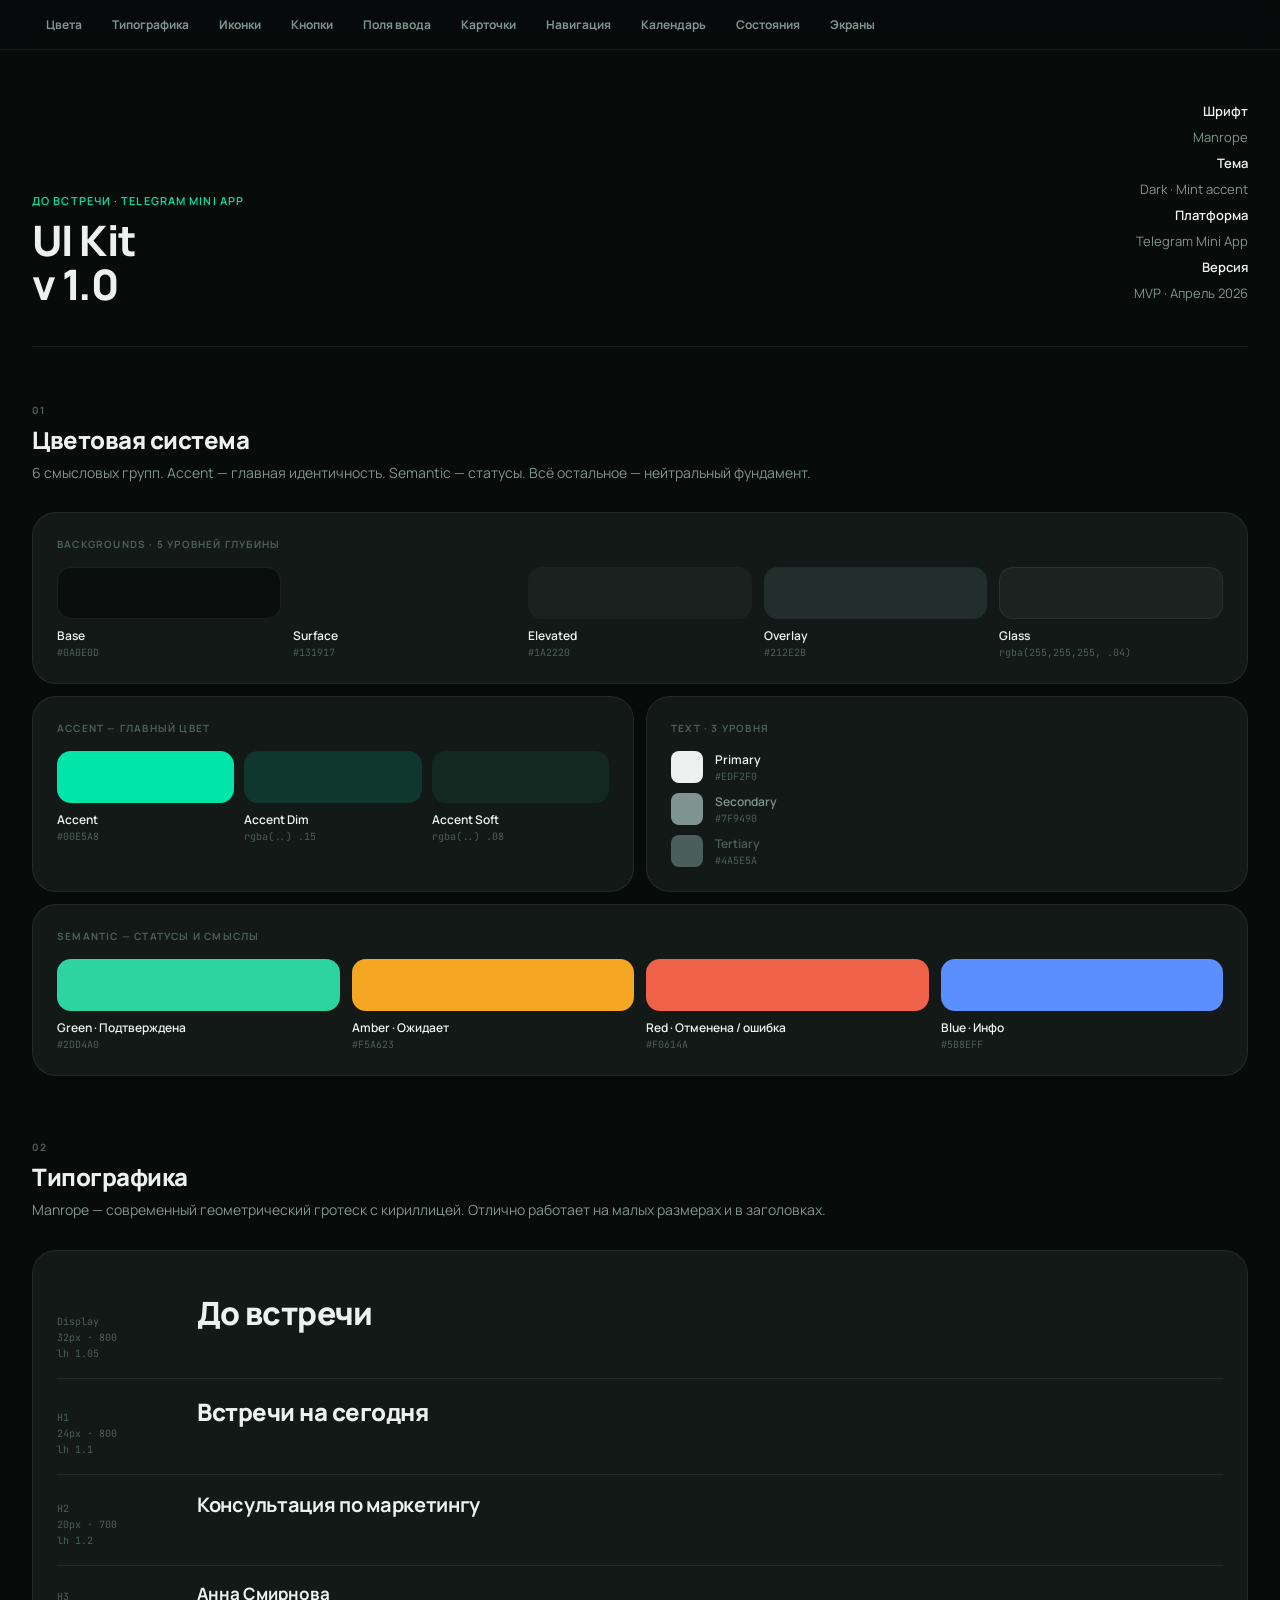
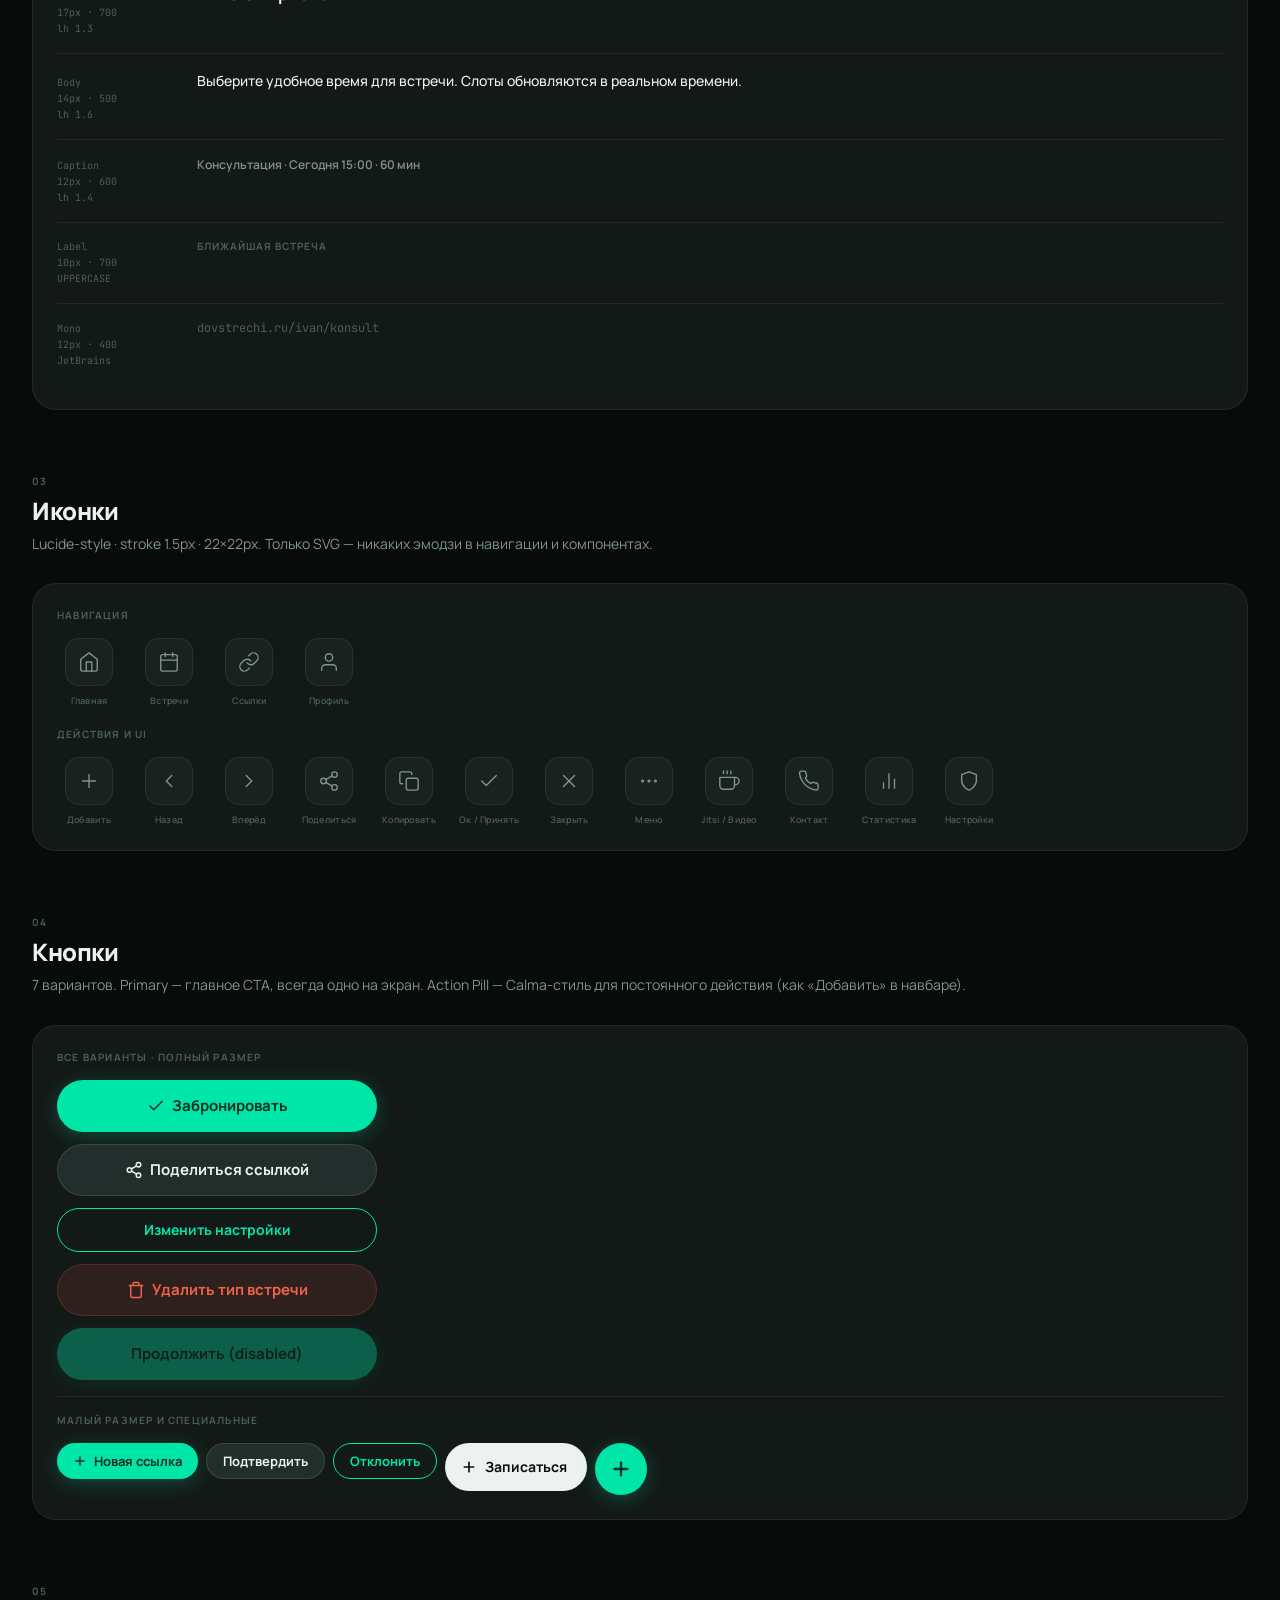
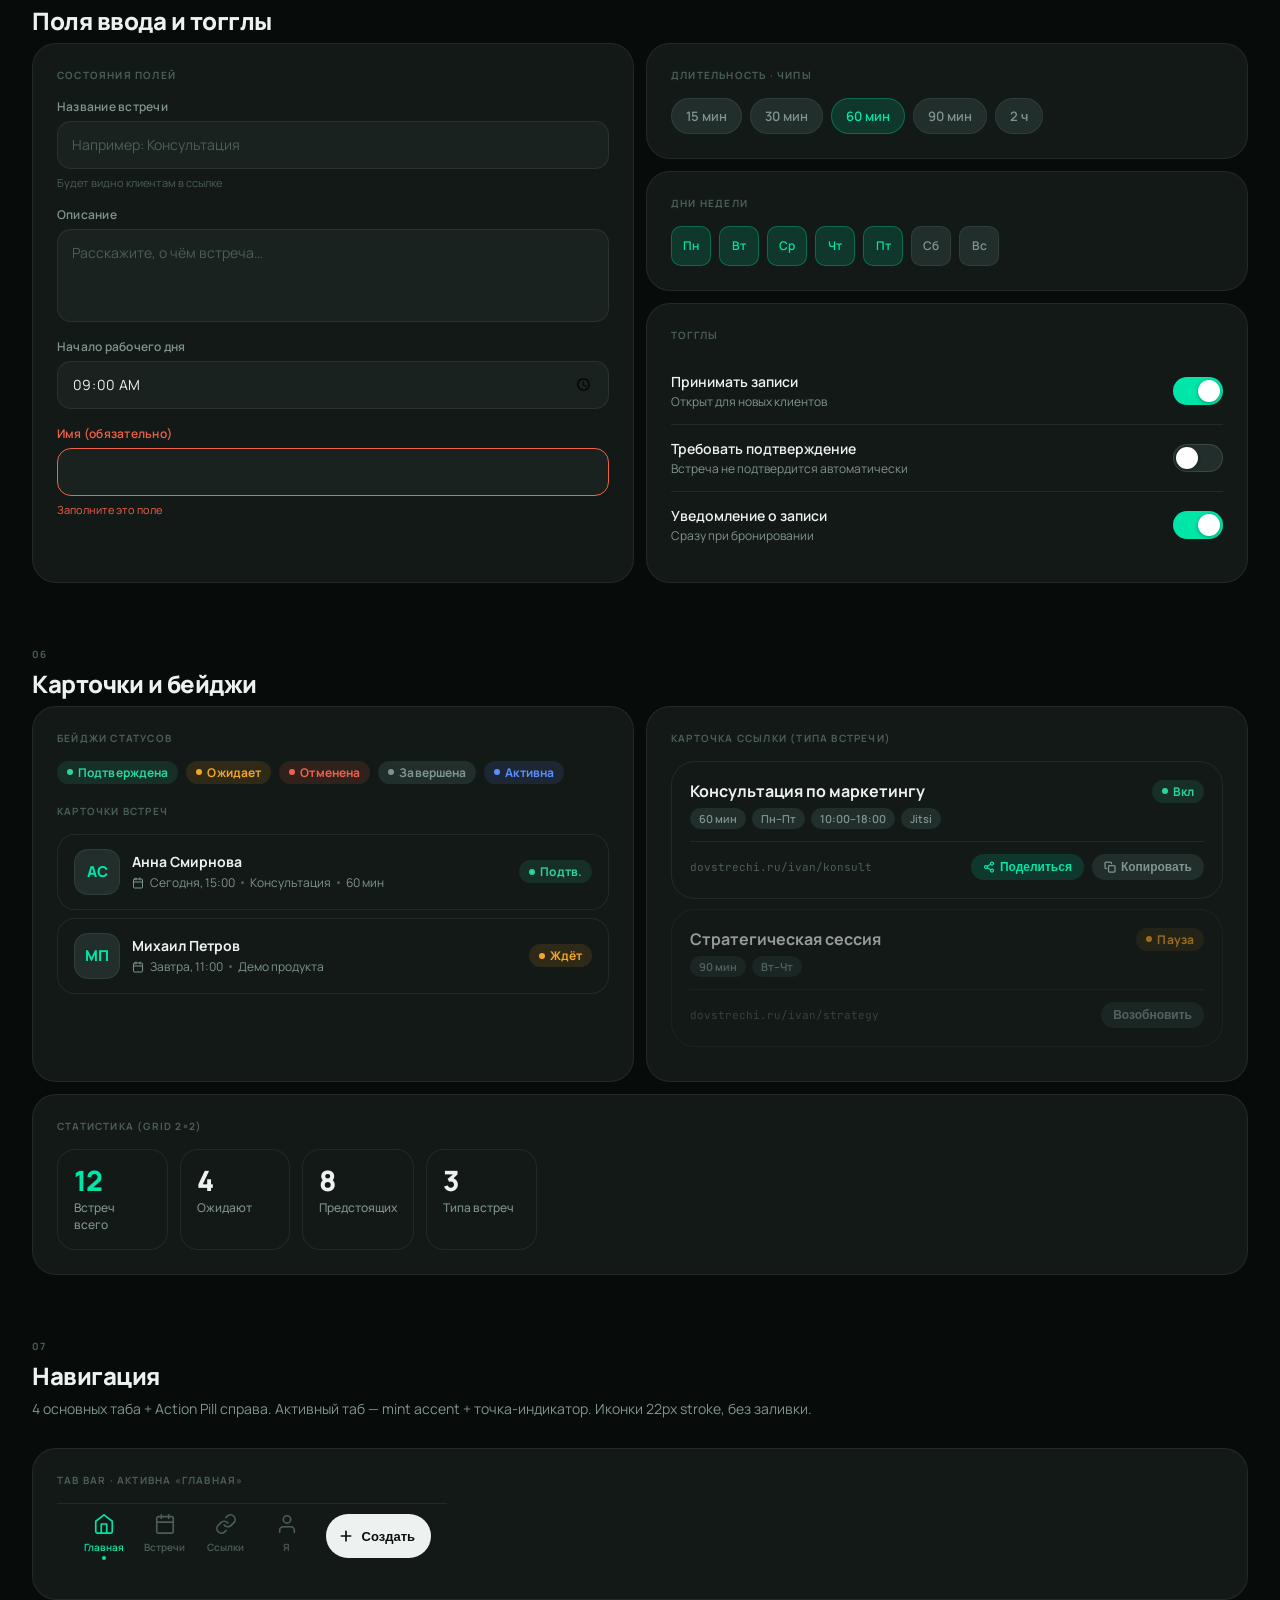
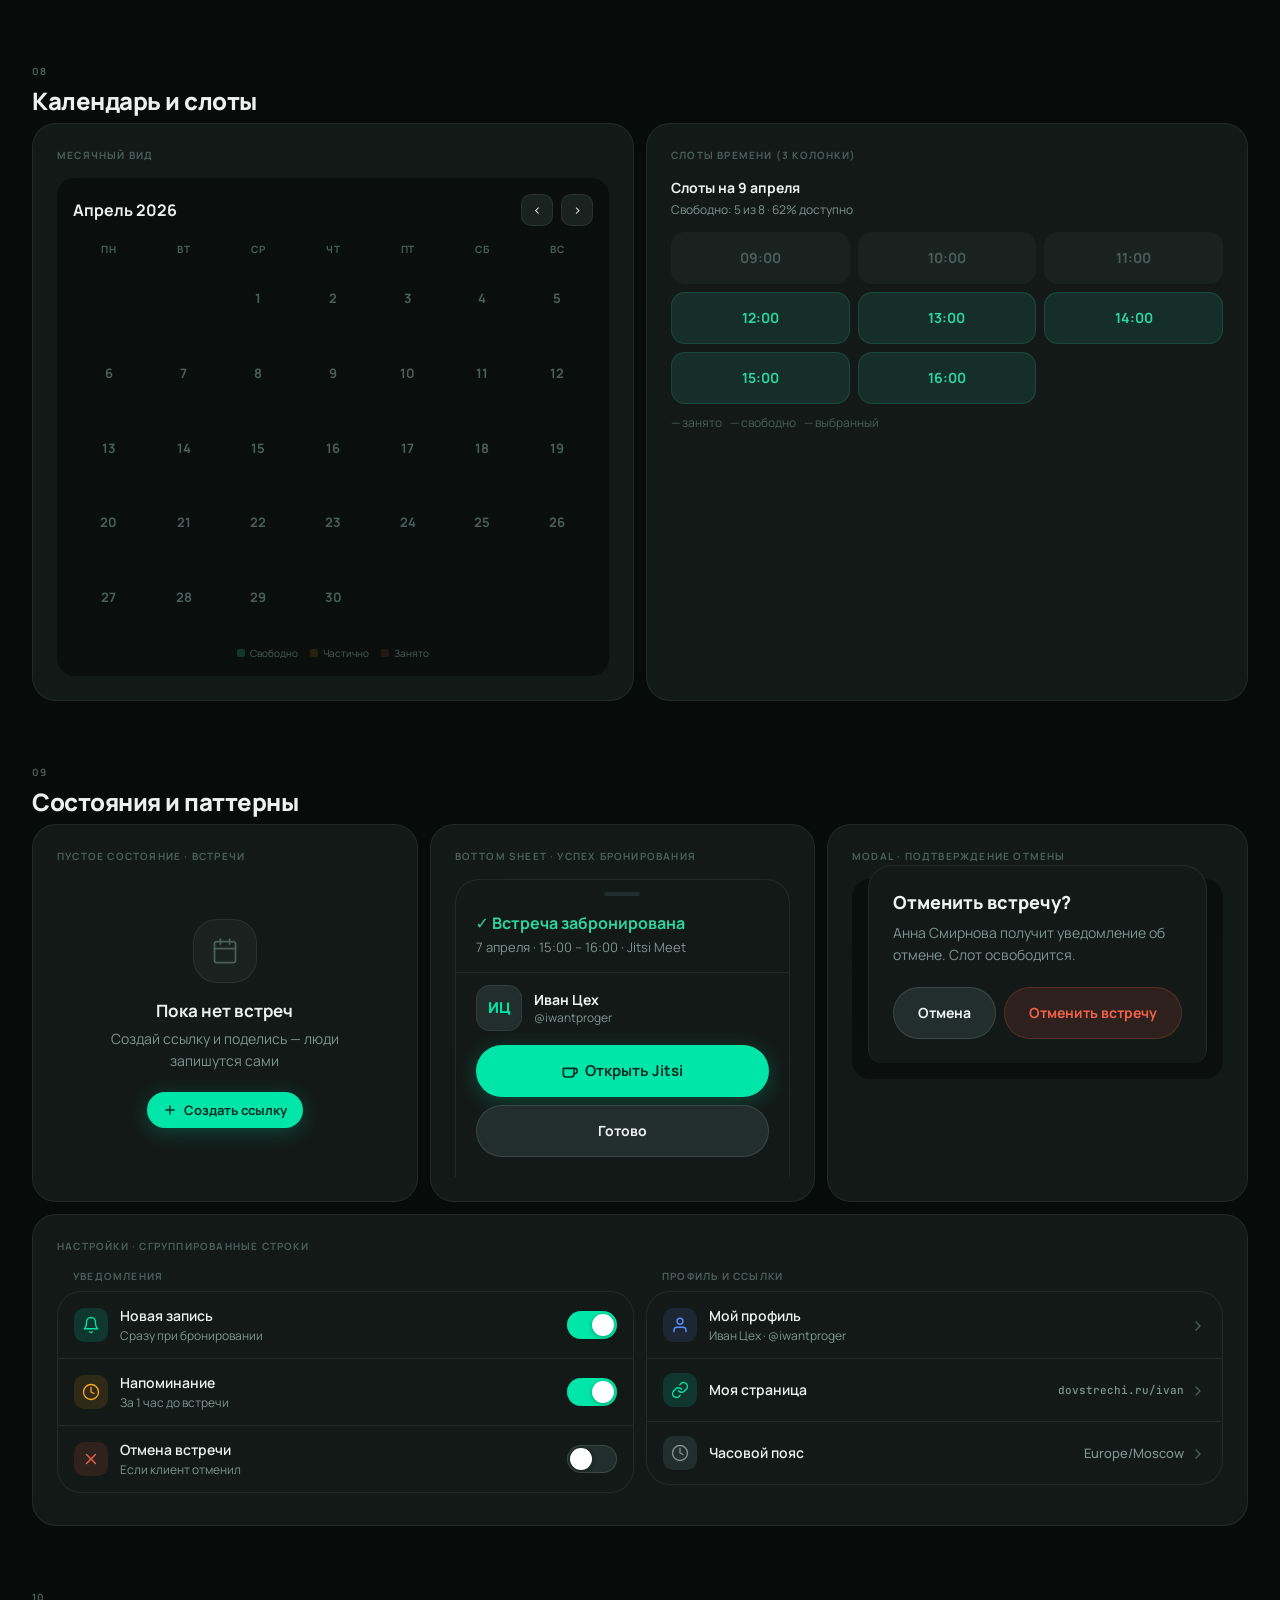
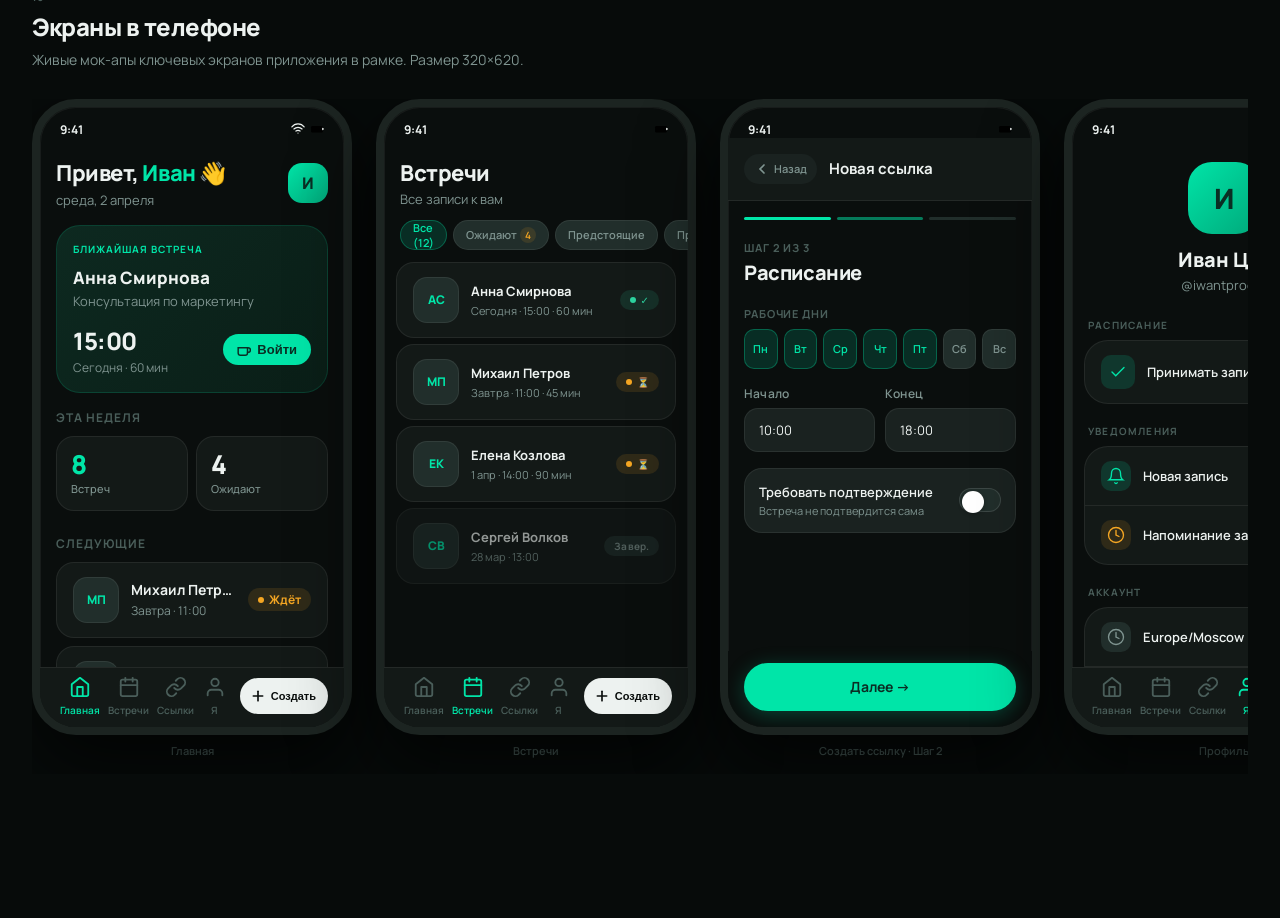
<file: design/do-vstrechi-uikit — 2.html>
<!DOCTYPE html>
<html lang="ru">
<head>
<meta charset="UTF-8">
<meta name="viewport" content="width=device-width, initial-scale=1.0">
<title>До встречи — UI Kit v1.0</title>
<link href="https://fonts.googleapis.com/css2?family=Manrope:wght@400;500;600;700;800&family=JetBrains+Mono:wght@400;500&display=swap" rel="stylesheet">
<style>
/* ─── RESET ─── */
*, *::before, *::after { margin: 0; padding: 0; box-sizing: border-box; }
html { scroll-behavior: smooth; }

/* ─── TOKENS ─── */
:root {
  /* Backgrounds */
  --bg-base:    #0A0E0D;
  --bg-surface: #131917;
  --bg-elevated:#1A2220;
  --bg-overlay: #212E2B;
  --bg-glass:   rgba(255,255,255,0.04);

  /* Accent — mint teal */
  --accent:      #00E5A8;
  --accent-dim:  rgba(0,229,168,0.15);
  --accent-soft: rgba(0,229,168,0.08);

  /* Text */
  --text-primary:   #EDF2F0;
  --text-secondary: #7F9490;
  --text-tertiary:  #4A5E5A;
  --text-on-accent: #0A2E24;

  /* Semantic */
  --green:      #2DD4A0;
  --green-soft: rgba(45,212,160,0.12);
  --amber:      #F5A623;
  --amber-soft: rgba(245,166,35,0.12);
  --red:        #F0614A;
  --red-soft:   rgba(240,97,74,0.12);
  --blue:       #5B8EFF;
  --blue-soft:  rgba(91,142,255,0.12);

  /* Borders */
  --border:      rgba(255,255,255,0.07);
  --border-med:  rgba(255,255,255,0.12);

  /* Radius */
  --r-xs:  6px;
  --r-sm:  10px;
  --r-md:  14px;
  --r-lg:  18px;
  --r-xl:  24px;
  --r-full:999px;

  /* Spacing */
  --sp-xs: 4px; --sp-sm: 8px; --sp-md: 12px;
  --sp-lg: 16px; --sp-xl: 20px; --sp-2xl: 24px;
  --sp-3xl: 32px; --sp-4xl: 48px;

  /* Font */
  --font: 'Manrope', system-ui, sans-serif;
  --font-mono: 'JetBrains Mono', monospace;

  /* Shadows */
  --shadow-card: 0 2px 24px rgba(0,0,0,0.4);
  --shadow-btn:  0 4px 20px rgba(0,229,168,0.25);
}

/* ─── PAGE SHELL ─── */
body {
  font-family: var(--font);
  background: #070B0A;
  color: var(--text-primary);
  min-height: 100vh;
}

.page-wrap { max-width: 1280px; margin: 0 auto; padding: 0 32px 80px; }

/* ─── MASTHEAD ─── */
.masthead {
  padding: 48px 0 40px;
  border-bottom: 1px solid var(--border);
  margin-bottom: 56px;
  display: flex;
  align-items: flex-end;
  justify-content: space-between;
}
.masthead-eyebrow {
  font-size: 11px;
  font-weight: 600;
  letter-spacing: .1em;
  text-transform: uppercase;
  color: var(--accent);
  margin-bottom: 10px;
}
.masthead h1 {
  font-size: 42px;
  font-weight: 800;
  color: var(--text-primary);
  line-height: 1.05;
  letter-spacing: -.02em;
}
.masthead-meta {
  text-align: right;
  font-size: 13px;
  color: var(--text-secondary);
  line-height: 2;
}
.masthead-meta strong { color: var(--text-primary); font-weight: 600; display: block; }

/* ─── SECTION HEADERS ─── */
.sec-label {
  font-size: 10px;
  font-weight: 700;
  letter-spacing: .14em;
  text-transform: uppercase;
  color: var(--text-tertiary);
  margin-bottom: 6px;
}
.sec-title {
  font-size: 24px;
  font-weight: 800;
  color: var(--text-primary);
  letter-spacing: -.02em;
  margin-bottom: 6px;
}
.sec-desc { font-size: 14px; color: var(--text-secondary); line-height: 1.6; margin-bottom: 28px; }
.section { margin-bottom: 64px; }

/* ─── GRID HELPERS ─── */
.grid-2 { display: grid; grid-template-columns: 1fr 1fr; gap: 12px; }
.grid-3 { display: grid; grid-template-columns: 1fr 1fr 1fr; gap: 12px; }
.grid-4 { display: grid; grid-template-columns: repeat(4, 1fr); gap: 12px; }
.flex { display: flex; }
.gap-8 { gap: 8px; }
.gap-12 { gap: 12px; }
.gap-16 { gap: 16px; }
.wrap { flex-wrap: wrap; }
.col { flex-direction: column; }
.center { align-items: center; }
.between { justify-content: space-between; }

/* ─── SHOWCASE CARD ─── */
.showcase {
  background: var(--bg-surface);
  border: 1px solid var(--border);
  border-radius: var(--r-xl);
  padding: 24px;
}
.showcase-label {
  font-size: 10px;
  font-weight: 700;
  letter-spacing: .12em;
  text-transform: uppercase;
  color: var(--text-tertiary);
  margin-bottom: 16px;
}

/* ─── COLOR SWATCHES ─── */
.swatch { border-radius: var(--r-md); height: 52px; margin-bottom: 8px; }
.swatch-name { font-size: 12px; font-weight: 600; color: var(--text-primary); }
.swatch-val { font-family: var(--font-mono); font-size: 10px; color: var(--text-tertiary); margin-top: 2px; }

/* ─── TYPOGRAPHY SPECIMENS ─── */
.type-row { padding: 16px 0; border-bottom: 1px solid var(--border); display: flex; align-items: baseline; gap: 20px; }
.type-row:last-child { border-bottom: none; }
.type-meta { font-family: var(--font-mono); font-size: 10px; color: var(--text-tertiary); width: 120px; flex-shrink: 0; line-height: 1.6; }

/* ─── COMPONENTS ─── */

/* Buttons */
.btn {
  display: inline-flex;
  align-items: center;
  justify-content: center;
  gap: 7px;
  font-family: var(--font);
  font-weight: 700;
  border: none;
  cursor: pointer;
  transition: all .15s ease;
  white-space: nowrap;
  text-decoration: none;
}
.btn svg { flex-shrink: 0; }
.btn:active { transform: scale(.96); }

/* Primary */
.btn-primary {
  background: var(--accent);
  color: var(--text-on-accent);
  border-radius: var(--r-full);
  padding: 0 24px;
  height: 52px;
  font-size: 15px;
  box-shadow: var(--shadow-btn);
}
.btn-primary:hover { background: #1AEDB5; box-shadow: 0 6px 28px rgba(0,229,168,.35); }

/* Secondary */
.btn-secondary {
  background: var(--bg-overlay);
  color: var(--text-primary);
  border-radius: var(--r-full);
  padding: 0 24px;
  height: 52px;
  font-size: 15px;
  border: 1px solid var(--border-med);
}
.btn-secondary:hover { background: var(--bg-glass); border-color: rgba(255,255,255,.2); }

/* Ghost */
.btn-ghost {
  background: transparent;
  color: var(--accent);
  border-radius: var(--r-full);
  padding: 0 20px;
  height: 44px;
  font-size: 14px;
  border: 1.5px solid var(--accent);
}
.btn-ghost:hover { background: var(--accent-soft); }

/* Danger */
.btn-danger {
  background: var(--red-soft);
  color: var(--red);
  border-radius: var(--r-full);
  padding: 0 24px;
  height: 52px;
  font-size: 15px;
  border: 1px solid rgba(240,97,74,.2);
}
.btn-danger:hover { background: rgba(240,97,74,.2); }

/* Small */
.btn-sm { height: 36px; padding: 0 16px; font-size: 13px; border-radius: var(--r-full); }

/* Action pill (Calma-style) */
.btn-action {
  background: var(--text-primary);
  color: #0A0E0D;
  border-radius: var(--r-full);
  padding: 0 20px 0 16px;
  height: 48px;
  font-size: 14px;
  font-weight: 700;
  gap: 8px;
}
.btn-action:hover { background: #fff; }
.btn-action-dot { width: 8px; height: 8px; border-radius: 50%; background: var(--accent); }

/* FAB */
.btn-fab {
  width: 52px; height: 52px;
  border-radius: 50%;
  background: var(--accent);
  color: var(--text-on-accent);
  display: flex; align-items: center; justify-content: center;
  border: none; cursor: pointer;
  box-shadow: var(--shadow-btn);
  transition: all .15s;
}
.btn-fab:hover { transform: scale(1.06); }

/* Disabled */
.btn:disabled, .btn[disabled] { opacity: .35; pointer-events: none; }

/* ─── BADGE / CHIP ─── */
.badge {
  display: inline-flex;
  align-items: center;
  gap: 5px;
  padding: 3px 10px;
  border-radius: var(--r-full);
  font-size: 12px;
  font-weight: 700;
  letter-spacing: .01em;
}
.badge-dot { width: 6px; height: 6px; border-radius: 50%; background: currentColor; }
.badge-green  { background: var(--green-soft);  color: var(--green); }
.badge-amber  { background: var(--amber-soft);  color: var(--amber); }
.badge-red    { background: var(--red-soft);    color: var(--red); }
.badge-blue   { background: var(--blue-soft);   color: var(--blue); }
.badge-muted  { background: var(--bg-overlay);  color: var(--text-secondary); }

/* Chips (day selector, duration) */
.chip {
  display: inline-flex;
  align-items: center;
  justify-content: center;
  padding: 0 14px;
  height: 36px;
  border-radius: var(--r-full);
  font-size: 13px;
  font-weight: 600;
  cursor: pointer;
  background: var(--bg-overlay);
  color: var(--text-secondary);
  border: 1px solid var(--border);
  transition: all .12s;
  user-select: none;
}
.chip:hover { border-color: var(--border-med); color: var(--text-primary); }
.chip.active { background: var(--accent-dim); color: var(--accent); border-color: rgba(0,229,168,.3); }
.chip-day { width: 40px; height: 40px; padding: 0; border-radius: var(--r-sm); font-size: 12px; }

/* ─── INPUTS ─── */
.input-wrap { display: flex; flex-direction: column; gap: 6px; }
.input-label { font-size: 12px; font-weight: 600; color: var(--text-secondary); letter-spacing: .02em; }
.input {
  width: 100%;
  background: var(--bg-elevated);
  border: 1px solid var(--border);
  border-radius: var(--r-md);
  padding: 0 14px;
  height: 48px;
  font-family: var(--font);
  font-size: 14px;
  color: var(--text-primary);
  outline: none;
  transition: border .15s;
}
.input::placeholder { color: var(--text-tertiary); }
.input:focus { border-color: var(--accent); box-shadow: 0 0 0 3px var(--accent-soft); }
.input-error { border-color: var(--red); }
.input-error:focus { box-shadow: 0 0 0 3px var(--red-soft); }
.input-hint { font-size: 11px; color: var(--text-tertiary); }
.input-hint.err { color: var(--red); }
textarea.input { height: auto; padding: 12px 14px; resize: none; line-height: 1.6; }

/* ─── TOGGLE ─── */
.toggle-row {
  display: flex;
  align-items: center;
  justify-content: space-between;
  padding: 14px 0;
  border-bottom: 1px solid var(--border);
}
.toggle-row:last-child { border-bottom: none; }
.toggle-info { flex: 1; }
.toggle-title { font-size: 14px; font-weight: 600; color: var(--text-primary); }
.toggle-desc { font-size: 12px; color: var(--text-secondary); margin-top: 2px; }
.toggle {
  width: 50px; height: 28px;
  border-radius: var(--r-full);
  background: var(--bg-overlay);
  border: 1px solid var(--border-med);
  position: relative;
  cursor: pointer;
  transition: background .2s, border-color .2s;
  flex-shrink: 0;
}
.toggle.on { background: var(--accent); border-color: transparent; }
.toggle::after {
  content: '';
  position: absolute;
  width: 22px; height: 22px;
  border-radius: 50%;
  background: #fff;
  top: 2px; left: 2px;
  transition: transform .2s cubic-bezier(.34,1.56,.64,1);
  box-shadow: 0 1px 4px rgba(0,0,0,.3);
}
.toggle.on::after { transform: translateX(22px); }

/* ─── CARDS ─── */

/* Meeting card */
.meeting-card {
  display: flex;
  align-items: center;
  gap: 12px;
  padding: 14px 16px;
  background: var(--bg-surface);
  border-radius: var(--r-lg);
  border: 1px solid var(--border);
  cursor: pointer;
  transition: all .15s;
  margin-bottom: 8px;
}
.meeting-card:hover { background: var(--bg-elevated); border-color: var(--border-med); transform: translateY(-1px); }
.meeting-card:active { transform: scale(.99); }
.meeting-avatar {
  width: 46px; height: 46px;
  border-radius: var(--r-md);
  background: var(--bg-overlay);
  display: flex; align-items: center; justify-content: center;
  flex-shrink: 0;
  font-size: 15px;
  font-weight: 800;
  color: var(--accent);
  border: 1px solid var(--border);
  overflow: hidden;
}
.meeting-info { flex: 1; min-width: 0; }
.meeting-name { font-size: 14px; font-weight: 700; color: var(--text-primary); white-space: nowrap; overflow: hidden; text-overflow: ellipsis; }
.meeting-meta { font-size: 12px; color: var(--text-secondary); margin-top: 3px; display: flex; align-items: center; gap: 6px; }
.meeting-meta-dot { width: 3px; height: 3px; border-radius: 50%; background: var(--text-tertiary); }

/* Schedule link card */
.link-card {
  background: var(--bg-surface);
  border: 1px solid var(--border);
  border-radius: var(--r-xl);
  padding: 18px;
  cursor: pointer;
  transition: all .15s;
  margin-bottom: 10px;
}
.link-card:hover { background: var(--bg-elevated); border-color: var(--border-med); }
.link-card-header { display: flex; align-items: flex-start; justify-content: space-between; margin-bottom: 10px; }
.link-card-name { font-size: 16px; font-weight: 700; color: var(--text-primary); }
.link-card-meta { display: flex; gap: 6px; flex-wrap: wrap; margin-top: 6px; }
.link-meta-pill {
  padding: 3px 9px;
  background: var(--bg-overlay);
  border-radius: var(--r-full);
  font-size: 11px;
  font-weight: 600;
  color: var(--text-secondary);
}
.link-card-footer { display: flex; align-items: center; justify-content: space-between; margin-top: 12px; padding-top: 12px; border-top: 1px solid var(--border); }
.link-url { font-family: var(--font-mono); font-size: 11px; color: var(--text-tertiary); }
.link-actions { display: flex; gap: 8px; }
.link-btn {
  display: flex; align-items: center; gap: 5px;
  padding: 6px 12px;
  border-radius: var(--r-full);
  font-size: 12px;
  font-weight: 700;
  cursor: pointer;
  border: none;
  transition: all .12s;
}
.link-btn-share { background: var(--accent-dim); color: var(--accent); }
.link-btn-share:hover { background: rgba(0,229,168,.25); }
.link-btn-copy  { background: var(--bg-overlay); color: var(--text-secondary); }
.link-btn-copy:hover { color: var(--text-primary); }

/* Stat card */
.stat-card {
  background: var(--bg-surface);
  border: 1px solid var(--border);
  border-radius: var(--r-lg);
  padding: 16px;
}
.stat-val { font-size: 28px; font-weight: 800; color: var(--text-primary); letter-spacing: -.02em; line-height: 1; }
.stat-val.accent { color: var(--accent); }
.stat-lbl { font-size: 12px; color: var(--text-secondary); margin-top: 5px; font-weight: 500; }

/* ─── TIME SLOT GRID ─── */
.slots-grid {
  display: grid;
  grid-template-columns: repeat(3, 1fr);
  gap: 8px;
}
.slot {
  height: 52px;
  border-radius: var(--r-md);
  display: flex; align-items: center; justify-content: center;
  font-size: 14px;
  font-weight: 700;
  cursor: pointer;
  transition: all .12s;
  border: 1.5px solid transparent;
  user-select: none;
}
.slot-free { background: var(--green-soft); color: var(--green); border-color: rgba(45,212,160,.15); }
.slot-free:hover { background: rgba(45,212,160,.2); border-color: rgba(45,212,160,.3); transform: scale(1.02); }
.slot-free:active { transform: scale(.97); }
.slot-taken { background: var(--bg-elevated); color: var(--text-tertiary); cursor: not-allowed; }
.slot-selected { background: var(--accent); color: var(--text-on-accent); border-color: transparent; box-shadow: 0 3px 16px rgba(0,229,168,.3); }

/* ─── NAVIGATION BAR ─── */
.nav-bar {
  display: flex;
  align-items: center;
  padding: 0 16px 6px;
  height: 72px;
  background: var(--bg-surface);
  border-top: 1px solid var(--border);
  gap: 0;
}
.nav-item {
  flex: 1;
  display: flex;
  flex-direction: column;
  align-items: center;
  gap: 4px;
  padding: 10px 4px;
  cursor: pointer;
  border-radius: var(--r-sm);
  transition: all .12s;
}
.nav-item:hover { background: var(--bg-glass); }
.nav-icon { width: 24px; height: 24px; display: flex; align-items: center; justify-content: center; }
.nav-icon svg { width: 22px; height: 22px; stroke: var(--text-tertiary); transition: stroke .12s; }
.nav-label { font-size: 10px; font-weight: 600; color: var(--text-tertiary); transition: color .12s; }
.nav-item.active .nav-icon svg { stroke: var(--accent); }
.nav-item.active .nav-label { color: var(--accent); }
.nav-indicator { width: 4px; height: 4px; border-radius: 50%; background: var(--accent); margin-top: -2px; opacity: 0; transition: opacity .12s; }
.nav-item.active .nav-indicator { opacity: 1; }
.nav-action-wrap { margin-left: 8px; }
.nav-action-pill {
  display: flex;
  align-items: center;
  gap: 8px;
  background: var(--text-primary);
  color: #0A0E0D;
  border-radius: var(--r-full);
  padding: 0 16px 0 12px;
  height: 44px;
  font-size: 13px;
  font-weight: 800;
  cursor: pointer;
  border: none;
  white-space: nowrap;
  transition: all .15s;
}
.nav-action-pill:hover { background: #fff; transform: scale(1.02); }
.nav-action-pill svg { width: 16px; height: 16px; }

/* ─── INNER HEADER ─── */
.inner-header {
  display: flex;
  align-items: center;
  gap: 12px;
  padding: 16px;
  background: var(--bg-surface);
  border-bottom: 1px solid var(--border);
  position: sticky;
  top: 0;
  z-index: 10;
}
.inner-title { font-size: 17px; font-weight: 700; color: var(--text-primary); flex: 1; }
.back-btn {
  display: flex; align-items: center; gap: 4px;
  background: var(--bg-elevated);
  border: none;
  color: var(--text-secondary);
  font-size: 13px;
  font-weight: 600;
  cursor: pointer;
  padding: 7px 12px;
  border-radius: var(--r-full);
  font-family: var(--font);
  transition: all .12s;
}
.back-btn:hover { color: var(--text-primary); background: var(--bg-overlay); }
.back-btn svg { width: 16px; height: 16px; }

/* ─── SETTINGS ROW ─── */
.settings-group {
  background: var(--bg-surface);
  border-radius: var(--r-xl);
  border: 1px solid var(--border);
  overflow: hidden;
  margin-bottom: 8px;
}
.settings-row {
  display: flex;
  align-items: center;
  gap: 12px;
  padding: 14px 16px;
  border-bottom: 1px solid var(--border);
  cursor: pointer;
  transition: background .12s;
}
.settings-row:last-child { border-bottom: none; }
.settings-row:hover { background: var(--bg-elevated); }
.settings-icon {
  width: 34px; height: 34px;
  border-radius: var(--r-sm);
  display: flex; align-items: center; justify-content: center;
  flex-shrink: 0;
}
.settings-icon svg { width: 18px; height: 18px; }
.si-mint { background: var(--accent-dim); }
.si-mint svg { stroke: var(--accent); }
.si-amber { background: var(--amber-soft); }
.si-amber svg { stroke: var(--amber); }
.si-red { background: var(--red-soft); }
.si-red svg { stroke: var(--red); }
.si-blue { background: var(--blue-soft); }
.si-blue svg { stroke: var(--blue); }
.si-muted { background: var(--bg-overlay); }
.si-muted svg { stroke: var(--text-secondary); }
.settings-content { flex: 1; }
.settings-title { font-size: 14px; font-weight: 600; color: var(--text-primary); }
.settings-subtitle { font-size: 12px; color: var(--text-secondary); margin-top: 2px; }
.settings-row-end { display: flex; align-items: center; gap: 6px; }
.settings-val { font-size: 13px; color: var(--text-secondary); font-weight: 500; }
.chevron-icon { width: 16px; height: 16px; }
.chevron-icon svg { width: 16px; height: 16px; stroke: var(--text-tertiary); }

/* ─── BOTTOM SHEET ─── */
.bottom-sheet-demo {
  background: var(--bg-surface);
  border-radius: var(--r-xl) var(--r-xl) 0 0;
  border: 1px solid var(--border);
  border-bottom: none;
  padding: 0 0 20px;
}
.sheet-handle { width: 36px; height: 4px; border-radius: var(--r-full); background: var(--bg-overlay); margin: 12px auto 16px; }
.sheet-title { font-size: 16px; font-weight: 700; color: var(--text-primary); padding: 0 20px; margin-bottom: 4px; }
.sheet-subtitle { font-size: 13px; color: var(--text-secondary); padding: 0 20px 16px; border-bottom: 1px solid var(--border); margin-bottom: 12px; }

/* ─── EMPTY STATE ─── */
.empty-state {
  display: flex;
  flex-direction: column;
  align-items: center;
  text-align: center;
  padding: 40px 20px;
}
.empty-icon {
  width: 64px; height: 64px;
  border-radius: var(--r-xl);
  background: var(--bg-elevated);
  display: flex; align-items: center; justify-content: center;
  margin-bottom: 16px;
  border: 1px solid var(--border);
}
.empty-icon svg { width: 28px; height: 28px; stroke: var(--text-tertiary); }
.empty-title { font-size: 17px; font-weight: 700; color: var(--text-primary); margin-bottom: 6px; }
.empty-desc { font-size: 14px; color: var(--text-secondary); line-height: 1.6; max-width: 240px; margin-bottom: 20px; }

/* ─── PHONE FRAME ─── */
.phone-wrap { display: flex; flex-direction: column; align-items: center; gap: 8px; }
.phone-label-top { font-size: 10px; font-weight: 700; letter-spacing: .1em; text-transform: uppercase; color: var(--text-tertiary); }
.phone {
  width: 320px;
  background: var(--bg-base);
  border-radius: 44px;
  overflow: hidden;
  border: 8px solid #1C2421;
  box-shadow: 0 32px 80px rgba(0,0,0,.7), inset 0 0 0 1px rgba(255,255,255,.06);
  position: relative;
}
.phone-inner { height: 620px; overflow: hidden; position: relative; display: flex; flex-direction: column; }
.phone-status {
  display: flex; align-items: center; justify-content: space-between;
  padding: 14px 20px 0;
  font-size: 12px;
  font-weight: 700;
  color: var(--text-primary);
  flex-shrink: 0;
}
.status-right { display: flex; align-items: center; gap: 5px; }
.status-icon { width: 14px; height: 14px; }
.status-icon svg { width: 14px; height: 14px; fill: var(--text-primary); }
.phone-screen { flex: 1; overflow-y: auto; scrollbar-width: none; }
.phone-screen::-webkit-scrollbar { display: none; }
.phone-nav { flex-shrink: 0; }

/* ─── WIZARD PROGRESS ─── */
.wizard-progress {
  display: flex;
  align-items: center;
  gap: 6px;
  padding: 16px 16px 0;
}
.wp-step {
  height: 3px;
  border-radius: var(--r-full);
  flex: 1;
  background: var(--bg-overlay);
  transition: background .3s;
}
.wp-step.done { background: var(--accent); }
.wp-step.active { background: var(--accent); opacity: .5; }

/* ─── HOME SCREEN ─── */
.home-header {
  padding: 20px 16px 0;
}
.home-greeting { font-size: 22px; font-weight: 800; color: var(--text-primary); letter-spacing: -.02em; }
.home-greeting span { color: var(--accent); }
.home-date { font-size: 13px; color: var(--text-secondary); margin-top: 3px; }
.home-avatar {
  width: 40px; height: 40px;
  border-radius: var(--r-md);
  background: linear-gradient(135deg, var(--accent) 0%, #00A87A 100%);
  display: flex; align-items: center; justify-content: center;
  font-size: 16px;
  font-weight: 800;
  color: var(--text-on-accent);
}
.next-meeting-card {
  margin: 16px 16px 0;
  background: linear-gradient(135deg, #0D2920 0%, #0A1E17 100%);
  border-radius: var(--r-xl);
  padding: 16px;
  border: 1px solid rgba(0,229,168,.15);
}
.nmc-label { font-size: 10px; font-weight: 700; text-transform: uppercase; letter-spacing: .1em; color: var(--accent); margin-bottom: 10px; }
.nmc-name { font-size: 17px; font-weight: 800; color: var(--text-primary); }
.nmc-type { font-size: 13px; color: var(--text-secondary); margin-top: 3px; }
.nmc-time-block { display: flex; align-items: center; justify-content: space-between; margin-top: 14px; }
.nmc-time { font-size: 24px; font-weight: 800; color: var(--text-primary); letter-spacing: -.02em; }
.nmc-date { font-size: 12px; color: var(--text-secondary); margin-top: 2px; }
.nmc-join-btn {
  display: flex; align-items: center; gap: 6px;
  background: var(--accent);
  color: var(--text-on-accent);
  border-radius: var(--r-full);
  padding: 8px 14px;
  font-size: 13px;
  font-weight: 700;
  border: none;
  cursor: pointer;
}
.nmc-join-btn svg { width: 14px; height: 14px; }
.home-section { padding: 16px 16px 0; }
.home-section-title { font-size: 12px; font-weight: 700; text-transform: uppercase; letter-spacing: .08em; color: var(--text-tertiary); margin-bottom: 10px; }
.stats-row { display: grid; grid-template-columns: 1fr 1fr; gap: 8px; }
.stat-mini { background: var(--bg-surface); border-radius: var(--r-lg); padding: 14px; border: 1px solid var(--border); }
.stat-mini .val { font-size: 26px; font-weight: 800; color: var(--text-primary); line-height: 1; }
.stat-mini .val.a { color: var(--accent); }
.stat-mini .lbl { font-size: 11px; color: var(--text-secondary); margin-top: 4px; font-weight: 500; }

/* ─── CALENDAR ─── */
.cal-nav { display: flex; align-items: center; justify-content: space-between; padding: 16px 16px 0; }
.cal-month { font-size: 16px; font-weight: 700; color: var(--text-primary); }
.cal-nav-btn { 
  width: 32px; height: 32px;
  border-radius: var(--r-sm);
  background: var(--bg-elevated);
  border: 1px solid var(--border);
  color: var(--text-primary);
  display: flex; align-items: center; justify-content: center;
  cursor: pointer;
  font-size: 14px;
}
.cal-grid { padding: 12px 16px; }
.cal-dh { font-size: 10px; font-weight: 700; text-align: center; color: var(--text-tertiary); padding: 4px 0; text-transform: uppercase; letter-spacing: .06em; }
.cal-day {
  aspect-ratio: 1;
  border-radius: var(--r-sm);
  display: flex;
  flex-direction: column;
  align-items: center;
  justify-content: center;
  cursor: pointer;
  transition: all .12s;
}
.cal-day:active { transform: scale(.9); }
.cal-dn { font-size: 13px; font-weight: 700; }
.cal-ds { font-size: 8px; font-weight: 700; margin-top: 1px; }
.day-free { background: rgba(45,212,160,.15); }
.day-free .cal-dn { color: var(--green); }
.day-free .cal-ds { color: var(--green); opacity: .7; }
.day-busy { background: var(--red-soft); }
.day-busy .cal-dn { color: var(--red); }
.day-busy .cal-ds { color: var(--red); opacity: .7; }
.day-partial { background: var(--amber-soft); }
.day-partial .cal-dn { color: var(--amber); }
.day-partial .cal-ds { color: var(--amber); opacity: .7; }
.day-past { background: transparent; }
.day-past .cal-dn { color: var(--text-tertiary); }
.day-today { outline: 2px solid var(--accent); outline-offset: -2px; }
.cal-empty { aspect-ratio: 1; }

/* ─── DIVIDERS ─── */
.divider { height: 1px; background: var(--border); margin: 32px 0; }
.divider-sm { height: 1px; background: var(--border); margin: 16px 0; }

/* ─── SECTION GROUP LABEL ─── */
.group-label {
  font-size: 10px;
  font-weight: 700;
  letter-spacing: .12em;
  text-transform: uppercase;
  color: var(--text-tertiary);
  padding: 0 16px;
  margin-bottom: 8px;
  margin-top: 20px;
}

/* ─── NOTIFICATION ITEM ─── */
.notif-item {
  display: flex;
  gap: 12px;
  padding: 14px 16px;
  border-bottom: 1px solid var(--border);
  cursor: pointer;
  transition: background .12s;
}
.notif-item:hover { background: var(--bg-elevated); }
.notif-item:last-child { border-bottom: none; }
.notif-dot { width: 8px; height: 8px; border-radius: 50%; flex-shrink: 0; margin-top: 5px; }
.notif-dot-green { background: var(--green); }
.notif-dot-amber { background: var(--amber); }
.notif-dot-muted { background: var(--text-tertiary); }
.notif-content { flex: 1; }
.notif-text { font-size: 13px; color: var(--text-primary); font-weight: 500; line-height: 1.5; }
.notif-time { font-size: 11px; color: var(--text-tertiary); margin-top: 3px; }
.notif-action {
  align-self: center;
  padding: 6px 12px;
  border-radius: var(--r-full);
  font-size: 12px;
  font-weight: 700;
  background: var(--accent-dim);
  color: var(--accent);
  border: none;
  cursor: pointer;
  white-space: nowrap;
  flex-shrink: 0;
}

/* ─── MODAL ─── */
.modal-overlay {
  background: rgba(0,0,0,.6);
  backdrop-filter: blur(4px);
  border-radius: var(--r-xl);
  display: flex;
  align-items: flex-end;
}
.modal-card {
  background: var(--bg-surface);
  border-radius: var(--r-xl) var(--r-xl) var(--r-md) var(--r-md);
  padding: 24px;
  width: 100%;
  border: 1px solid var(--border);
  border-bottom: none;
}
.modal-title { font-size: 18px; font-weight: 800; color: var(--text-primary); margin-bottom: 8px; }
.modal-desc { font-size: 14px; color: var(--text-secondary); line-height: 1.6; margin-bottom: 20px; }
.modal-actions { display: flex; gap: 8px; }
.modal-actions .btn { flex: 1; }

/* ─── PROFILE BLOCK ─── */
.profile-block { display: flex; flex-direction: column; align-items: center; padding: 24px 16px 20px; }
.profile-avatar-big {
  width: 72px; height: 72px;
  border-radius: var(--r-xl);
  background: linear-gradient(135deg, var(--accent), #00A87A);
  display: flex; align-items: center; justify-content: center;
  font-size: 28px;
  font-weight: 800;
  color: var(--text-on-accent);
  margin-bottom: 12px;
}
.profile-name { font-size: 20px; font-weight: 800; color: var(--text-primary); }
.profile-username { font-size: 13px; color: var(--text-secondary); margin-top: 3px; }

/* ─── ICON GRID ─── */
.icon-grid { display: flex; flex-wrap: wrap; gap: 16px; }
.icon-item {
  display: flex;
  flex-direction: column;
  align-items: center;
  gap: 8px;
  width: 64px;
}
.icon-box {
  width: 48px; height: 48px;
  border-radius: var(--r-md);
  background: var(--bg-elevated);
  border: 1px solid var(--border);
  display: flex; align-items: center; justify-content: center;
}
.icon-box svg { width: 22px; height: 22px; stroke: var(--text-secondary); }
.icon-name { font-size: 9px; text-align: center; color: var(--text-tertiary); font-weight: 600; letter-spacing: .03em; }

/* ─── PAGE SECTIONS STICKY NAV ─── */
.sticky-nav {
  position: sticky;
  top: 0;
  background: rgba(7,11,10,.9);
  backdrop-filter: blur(12px);
  border-bottom: 1px solid var(--border);
  z-index: 100;
  padding: 0 32px;
}
.sticky-nav-inner {
  display: flex;
  gap: 2px;
  overflow-x: auto;
  scrollbar-width: none;
  padding: 10px 0;
}
.sticky-nav-inner::-webkit-scrollbar { display: none; }
.snav-btn {
  flex-shrink: 0;
  padding: 6px 14px;
  border-radius: var(--r-full);
  font-size: 12px;
  font-weight: 700;
  cursor: pointer;
  border: none;
  background: transparent;
  color: var(--text-secondary);
  font-family: var(--font);
  transition: all .12s;
}
.snav-btn:hover { color: var(--text-primary); background: var(--bg-glass); }
.snav-btn.active { background: var(--accent-dim); color: var(--accent); }

/* ─── MINI APP SCREENS PREVIEW ─── */
.screens-row { display: flex; gap: 24px; overflow-x: auto; padding-bottom: 16px; scrollbar-width: thin; scrollbar-color: var(--border) transparent; }
.screen-preview { flex-shrink: 0; display: flex; flex-direction: column; gap: 8px; }
.screen-preview-label { font-size: 11px; font-weight: 600; color: var(--text-tertiary); text-align: center; }

@media (max-width: 900px) {
  .grid-4 { grid-template-columns: repeat(2, 1fr); }
  .grid-3 { grid-template-columns: 1fr 1fr; }
  .masthead { flex-direction: column; gap: 12px; align-items: flex-start; }
}
</style>
</head>
<body>

<!-- STICKY NAV -->
<nav class="sticky-nav">
  <div class="sticky-nav-inner">
    <button class="snav-btn active" onclick="scrollTo('colors')">Цвета</button>
    <button class="snav-btn" onclick="scrollTo('type')">Типографика</button>
    <button class="snav-btn" onclick="scrollTo('icons')">Иконки</button>
    <button class="snav-btn" onclick="scrollTo('buttons')">Кнопки</button>
    <button class="snav-btn" onclick="scrollTo('inputs')">Поля ввода</button>
    <button class="snav-btn" onclick="scrollTo('cards')">Карточки</button>
    <button class="snav-btn" onclick="scrollTo('nav')">Навигация</button>
    <button class="snav-btn" onclick="scrollTo('calendar')">Календарь</button>
    <button class="snav-btn" onclick="scrollTo('states')">Состояния</button>
    <button class="snav-btn" onclick="scrollTo('screens')">Экраны</button>
  </div>
</nav>

<div class="page-wrap">

<!-- MASTHEAD -->
<div class="masthead">
  <div>
    <div class="masthead-eyebrow">до встречи · telegram mini app</div>
    <h1>UI Kit<br>v 1.0</h1>
  </div>
  <div class="masthead-meta">
    <strong>Шрифт</strong>Manrope
    <strong>Тема</strong>Dark · Mint accent
    <strong>Платформа</strong>Telegram Mini App
    <strong>Версия</strong>MVP · Апрель 2026
  </div>
</div>

<!-- ═══════════════════════════════════
     COLORS
══════════════════════════════════════ -->
<section class="section" id="colors">
  <div class="sec-label">01</div>
  <div class="sec-title">Цветовая система</div>
  <div class="sec-desc">6 смысловых групп. Accent — главная идентичность. Semantic — статусы. Всё остальное — нейтральный фундамент.</div>

  <div class="showcase" style="margin-bottom:12px">
    <div class="showcase-label">Backgrounds · 5 уровней глубины</div>
    <div class="grid-4" style="grid-template-columns:repeat(5,1fr)">
      <div>
        <div class="swatch" style="background:#0A0E0D;border:1px solid var(--border)"></div>
        <div class="swatch-name">Base</div>
        <div class="swatch-val">#0A0E0D</div>
      </div>
      <div>
        <div class="swatch" style="background:#131917"></div>
        <div class="swatch-name">Surface</div>
        <div class="swatch-val">#131917</div>
      </div>
      <div>
        <div class="swatch" style="background:#1A2220"></div>
        <div class="swatch-name">Elevated</div>
        <div class="swatch-val">#1A2220</div>
      </div>
      <div>
        <div class="swatch" style="background:#212E2B"></div>
        <div class="swatch-name">Overlay</div>
        <div class="swatch-val">#212E2B</div>
      </div>
      <div>
        <div class="swatch" style="background:rgba(255,255,255,0.04);border:1px solid var(--border)"></div>
        <div class="swatch-name">Glass</div>
        <div class="swatch-val">rgba(255,255,255, .04)</div>
      </div>
    </div>
  </div>

  <div class="grid-2" style="margin-bottom:12px">
    <div class="showcase">
      <div class="showcase-label">Accent — главный цвет</div>
      <div style="display:grid;grid-template-columns:repeat(3,1fr);gap:10px">
        <div>
          <div class="swatch" style="background:#00E5A8"></div>
          <div class="swatch-name">Accent</div>
          <div class="swatch-val">#00E5A8</div>
        </div>
        <div>
          <div class="swatch" style="background:rgba(0,229,168,0.15)"></div>
          <div class="swatch-name">Accent Dim</div>
          <div class="swatch-val">rgba(..) .15</div>
        </div>
        <div>
          <div class="swatch" style="background:rgba(0,229,168,0.08)"></div>
          <div class="swatch-name">Accent Soft</div>
          <div class="swatch-val">rgba(..) .08</div>
        </div>
      </div>
    </div>
    <div class="showcase">
      <div class="showcase-label">Text · 3 уровня</div>
      <div style="display:flex;flex-direction:column;gap:10px">
        <div style="display:flex;align-items:center;gap:12px">
          <div style="width:32px;height:32px;border-radius:8px;background:#EDF2F0;flex-shrink:0"></div>
          <div><div class="swatch-name" style="color:#EDF2F0">Primary</div><div class="swatch-val">#EDF2F0</div></div>
        </div>
        <div style="display:flex;align-items:center;gap:12px">
          <div style="width:32px;height:32px;border-radius:8px;background:#7F9490;flex-shrink:0"></div>
          <div><div class="swatch-name" style="color:#7F9490">Secondary</div><div class="swatch-val">#7F9490</div></div>
        </div>
        <div style="display:flex;align-items:center;gap:12px">
          <div style="width:32px;height:32px;border-radius:8px;background:#4A5E5A;flex-shrink:0"></div>
          <div><div class="swatch-name" style="color:#4A5E5A">Tertiary</div><div class="swatch-val">#4A5E5A</div></div>
        </div>
      </div>
    </div>
  </div>

  <div class="showcase">
    <div class="showcase-label">Semantic — статусы и смыслы</div>
    <div class="grid-4">
      <div>
        <div class="swatch" style="background:#2DD4A0"></div>
        <div class="swatch-name">Green · Подтверждена</div>
        <div class="swatch-val">#2DD4A0</div>
      </div>
      <div>
        <div class="swatch" style="background:#F5A623"></div>
        <div class="swatch-name">Amber · Ожидает</div>
        <div class="swatch-val">#F5A623</div>
      </div>
      <div>
        <div class="swatch" style="background:#F0614A"></div>
        <div class="swatch-name">Red · Отменена / ошибка</div>
        <div class="swatch-val">#F0614A</div>
      </div>
      <div>
        <div class="swatch" style="background:#5B8EFF"></div>
        <div class="swatch-name">Blue · Инфо</div>
        <div class="swatch-val">#5B8EFF</div>
      </div>
    </div>
  </div>
</section>

<!-- ═══════════════════════════════════
     TYPOGRAPHY
══════════════════════════════════════ -->
<section class="section" id="type">
  <div class="sec-label">02</div>
  <div class="sec-title">Типографика</div>
  <div class="sec-desc">Manrope — современный геометрический гротеск с кириллицей. Отлично работает на малых размерах и в заголовках.</div>

  <div class="showcase">
    <div class="type-row">
      <div class="type-meta">Display<br>32px · 800<br>lh 1.05</div>
      <div style="font-size:32px;font-weight:800;letter-spacing:-.02em;color:var(--text-primary)">До встречи</div>
    </div>
    <div class="type-row">
      <div class="type-meta">H1<br>24px · 800<br>lh 1.1</div>
      <div style="font-size:24px;font-weight:800;letter-spacing:-.02em;color:var(--text-primary)">Встречи на сегодня</div>
    </div>
    <div class="type-row">
      <div class="type-meta">H2<br>20px · 700<br>lh 1.2</div>
      <div style="font-size:20px;font-weight:700;letter-spacing:-.015em;color:var(--text-primary)">Консультация по маркетингу</div>
    </div>
    <div class="type-row">
      <div class="type-meta">H3<br>17px · 700<br>lh 1.3</div>
      <div style="font-size:17px;font-weight:700;color:var(--text-primary)">Анна Смирнова</div>
    </div>
    <div class="type-row">
      <div class="type-meta">Body<br>14px · 500<br>lh 1.6</div>
      <div style="font-size:14px;font-weight:500;color:var(--text-primary);line-height:1.6">Выберите удобное время для встречи. Слоты обновляются в реальном времени.</div>
    </div>
    <div class="type-row">
      <div class="type-meta">Caption<br>12px · 600<br>lh 1.4</div>
      <div style="font-size:12px;font-weight:600;color:var(--text-secondary)">Консультация · Сегодня 15:00 · 60 мин</div>
    </div>
    <div class="type-row">
      <div class="type-meta">Label<br>10px · 700<br>UPPERCASE</div>
      <div style="font-size:10px;font-weight:700;letter-spacing:.1em;text-transform:uppercase;color:var(--text-tertiary)">Ближайшая встреча</div>
    </div>
    <div class="type-row">
      <div class="type-meta">Mono<br>12px · 400<br>JetBrains</div>
      <div style="font-family:var(--font-mono);font-size:12px;color:var(--text-tertiary)">dovstrechi.ru/ivan/konsult</div>
    </div>
  </div>
</section>

<!-- ═══════════════════════════════════
     ICONS
══════════════════════════════════════ -->
<section class="section" id="icons">
  <div class="sec-label">03</div>
  <div class="sec-title">Иконки</div>
  <div class="sec-desc">Lucide-style · stroke 1.5px · 22×22px. Только SVG — никаких эмодзи в навигации и компонентах.</div>

  <div class="showcase">
    <div class="showcase-label">Навигация</div>
    <div class="icon-grid" style="margin-bottom:20px">
      <div class="icon-item">
        <div class="icon-box"><svg viewBox="0 0 24 24" fill="none" stroke-width="1.5" stroke-linecap="round" stroke-linejoin="round"><path d="M3 9l9-7 9 7v11a2 2 0 0 1-2 2H5a2 2 0 0 1-2-2z"/><polyline points="9 22 9 12 15 12 15 22"/></svg></div>
        <div class="icon-name">Главная</div>
      </div>
      <div class="icon-item">
        <div class="icon-box"><svg viewBox="0 0 24 24" fill="none" stroke-width="1.5" stroke-linecap="round" stroke-linejoin="round"><rect x="3" y="4" width="18" height="18" rx="2"/><line x1="16" y1="2" x2="16" y2="6"/><line x1="8" y1="2" x2="8" y2="6"/><line x1="3" y1="10" x2="21" y2="10"/></svg></div>
        <div class="icon-name">Встречи</div>
      </div>
      <div class="icon-item">
        <div class="icon-box"><svg viewBox="0 0 24 24" fill="none" stroke-width="1.5" stroke-linecap="round" stroke-linejoin="round"><path d="M10 13a5 5 0 0 0 7.54.54l3-3a5 5 0 0 0-7.07-7.07l-1.72 1.71"/><path d="M14 11a5 5 0 0 0-7.54-.54l-3 3a5 5 0 0 0 7.07 7.07l1.71-1.71"/></svg></div>
        <div class="icon-name">Ссылки</div>
      </div>
      <div class="icon-item">
        <div class="icon-box"><svg viewBox="0 0 24 24" fill="none" stroke-width="1.5" stroke-linecap="round" stroke-linejoin="round"><path d="M20 21v-2a4 4 0 0 0-4-4H8a4 4 0 0 0-4 4v2"/><circle cx="12" cy="7" r="4"/></svg></div>
        <div class="icon-name">Профиль</div>
      </div>
    </div>
    <div class="showcase-label">Действия и UI</div>
    <div class="icon-grid">
      <div class="icon-item">
        <div class="icon-box"><svg viewBox="0 0 24 24" fill="none" stroke-width="1.5" stroke-linecap="round" stroke-linejoin="round"><line x1="12" y1="5" x2="12" y2="19"/><line x1="5" y1="12" x2="19" y2="12"/></svg></div>
        <div class="icon-name">Добавить</div>
      </div>
      <div class="icon-item">
        <div class="icon-box"><svg viewBox="0 0 24 24" fill="none" stroke-width="1.5" stroke-linecap="round" stroke-linejoin="round"><polyline points="15 18 9 12 15 6"/></svg></div>
        <div class="icon-name">Назад</div>
      </div>
      <div class="icon-item">
        <div class="icon-box"><svg viewBox="0 0 24 24" fill="none" stroke-width="1.5" stroke-linecap="round" stroke-linejoin="round"><polyline points="9 18 15 12 9 6"/></svg></div>
        <div class="icon-name">Вперёд</div>
      </div>
      <div class="icon-item">
        <div class="icon-box"><svg viewBox="0 0 24 24" fill="none" stroke-width="1.5" stroke-linecap="round" stroke-linejoin="round"><circle cx="18" cy="5" r="3"/><circle cx="6" cy="12" r="3"/><circle cx="18" cy="19" r="3"/><line x1="8.59" y1="13.51" x2="15.42" y2="17.49"/><line x1="15.41" y1="6.51" x2="8.59" y2="10.49"/></svg></div>
        <div class="icon-name">Поделиться</div>
      </div>
      <div class="icon-item">
        <div class="icon-box"><svg viewBox="0 0 24 24" fill="none" stroke-width="1.5" stroke-linecap="round" stroke-linejoin="round"><rect x="9" y="9" width="13" height="13" rx="2"/><path d="M5 15H4a2 2 0 0 1-2-2V4a2 2 0 0 1 2-2h9a2 2 0 0 1 2 2v1"/></svg></div>
        <div class="icon-name">Копировать</div>
      </div>
      <div class="icon-item">
        <div class="icon-box"><svg viewBox="0 0 24 24" fill="none" stroke-width="1.5" stroke-linecap="round" stroke-linejoin="round"><polyline points="20 6 9 17 4 12"/></svg></div>
        <div class="icon-name">Ок / Принять</div>
      </div>
      <div class="icon-item">
        <div class="icon-box"><svg viewBox="0 0 24 24" fill="none" stroke-width="1.5" stroke-linecap="round" stroke-linejoin="round"><line x1="18" y1="6" x2="6" y2="18"/><line x1="6" y1="6" x2="18" y2="18"/></svg></div>
        <div class="icon-name">Закрыть</div>
      </div>
      <div class="icon-item">
        <div class="icon-box"><svg viewBox="0 0 24 24" fill="none" stroke-width="1.5" stroke-linecap="round" stroke-linejoin="round"><circle cx="12" cy="12" r="1"/><circle cx="19" cy="12" r="1"/><circle cx="5" cy="12" r="1"/></svg></div>
        <div class="icon-name">Меню</div>
      </div>
      <div class="icon-item">
        <div class="icon-box"><svg viewBox="0 0 24 24" fill="none" stroke-width="1.5" stroke-linecap="round" stroke-linejoin="round"><path d="M18 8h1a4 4 0 0 1 0 8h-1"/><path d="M2 8h16v9a4 4 0 0 1-4 4H6a4 4 0 0 1-4-4V8z"/><line x1="6" y1="1" x2="6" y2="4"/><line x1="10" y1="1" x2="10" y2="4"/><line x1="14" y1="1" x2="14" y2="4"/></svg></div>
        <div class="icon-name">Jitsi / Видео</div>
      </div>
      <div class="icon-item">
        <div class="icon-box"><svg viewBox="0 0 24 24" fill="none" stroke-width="1.5" stroke-linecap="round" stroke-linejoin="round"><path d="M22 16.92v3a2 2 0 0 1-2.18 2 19.79 19.79 0 0 1-8.63-3.07A19.5 19.5 0 0 1 4.69 12a19.79 19.79 0 0 1-3.07-8.67A2 2 0 0 1 3.6 1.24h3a2 2 0 0 1 2 1.72c.127.96.361 1.903.7 2.81a2 2 0 0 1-.45 2.11L7.91 8.9a16 16 0 0 0 6 6l.92-.92a2 2 0 0 1 2.11-.45c.907.339 1.85.573 2.81.7A2 2 0 0 1 21.73 17z"/></svg></div>
        <div class="icon-name">Контакт</div>
      </div>
      <div class="icon-item">
        <div class="icon-box"><svg viewBox="0 0 24 24" fill="none" stroke-width="1.5" stroke-linecap="round" stroke-linejoin="round"><path d="M18 20V10"/><path d="M12 20V4"/><path d="M6 20v-6"/></svg></div>
        <div class="icon-name">Статистика</div>
      </div>
      <div class="icon-item">
        <div class="icon-box"><svg viewBox="0 0 24 24" fill="none" stroke-width="1.5" stroke-linecap="round" stroke-linejoin="round"><path d="M12 22s8-4 8-10V5l-8-3-8 3v7c0 6 8 10 8 10z"/></svg></div>
        <div class="icon-name">Настройки</div>
      </div>
    </div>
  </div>
</section>

<!-- ═══════════════════════════════════
     BUTTONS
══════════════════════════════════════ -->
<section class="section" id="buttons">
  <div class="sec-label">04</div>
  <div class="sec-title">Кнопки</div>
  <div class="sec-desc">7 вариантов. Primary — главное CTA, всегда одно на экран. Action Pill — Calma-стиль для постоянного действия (как «Добавить» в навбаре).</div>

  <div class="showcase">
    <div class="showcase-label">Все варианты · полный размер</div>
    <div class="flex col gap-12" style="max-width:320px">
      <button class="btn btn-primary" style="width:100%">
        <svg width="18" height="18" viewBox="0 0 24 24" fill="none" stroke="currentColor" stroke-width="2" stroke-linecap="round" stroke-linejoin="round"><polyline points="20 6 9 17 4 12"/></svg>
        Забронировать
      </button>
      <button class="btn btn-secondary" style="width:100%">
        <svg width="18" height="18" viewBox="0 0 24 24" fill="none" stroke="currentColor" stroke-width="2" stroke-linecap="round" stroke-linejoin="round"><circle cx="18" cy="5" r="3"/><circle cx="6" cy="12" r="3"/><circle cx="18" cy="19" r="3"/><line x1="8.59" y1="13.51" x2="15.42" y2="17.49"/><line x1="15.41" y1="6.51" x2="8.59" y2="10.49"/></svg>
        Поделиться ссылкой
      </button>
      <button class="btn btn-ghost" style="width:100%">Изменить настройки</button>
      <button class="btn btn-danger" style="width:100%">
        <svg width="18" height="18" viewBox="0 0 24 24" fill="none" stroke="currentColor" stroke-width="2" stroke-linecap="round" stroke-linejoin="round"><polyline points="3 6 5 6 21 6"/><path d="M19 6v14a2 2 0 0 1-2 2H7a2 2 0 0 1-2-2V6"/><path d="M8 6V4a2 2 0 0 1 2-2h4a2 2 0 0 1 2 2v2"/></svg>
        Удалить тип встречи
      </button>
      <button class="btn btn-primary" disabled style="width:100%">Продолжить (disabled)</button>
    </div>

    <div class="divider-sm"></div>
    <div class="showcase-label">Малый размер и специальные</div>
    <div class="flex wrap gap-8">
      <button class="btn btn-primary btn-sm">
        <svg width="14" height="14" viewBox="0 0 24 24" fill="none" stroke="currentColor" stroke-width="2.5" stroke-linecap="round"><line x1="12" y1="5" x2="12" y2="19"/><line x1="5" y1="12" x2="19" y2="12"/></svg>
        Новая ссылка
      </button>
      <button class="btn btn-secondary btn-sm">Подтвердить</button>
      <button class="btn btn-ghost btn-sm">Отклонить</button>
      <button class="btn btn-action">
        <svg width="16" height="16" viewBox="0 0 24 24" fill="none" stroke="currentColor" stroke-width="2.5" stroke-linecap="round" stroke-linejoin="round"><line x1="12" y1="5" x2="12" y2="19"/><line x1="5" y1="12" x2="19" y2="12"/></svg>
        Записаться
      </button>
      <button class="btn-fab">
        <svg width="22" height="22" viewBox="0 0 24 24" fill="none" stroke="currentColor" stroke-width="2.5" stroke-linecap="round"><line x1="12" y1="5" x2="12" y2="19"/><line x1="5" y1="12" x2="19" y2="12"/></svg>
      </button>
    </div>
  </div>
</section>

<!-- ═══════════════════════════════════
     INPUTS & TOGGLES
══════════════════════════════════════ -->
<section class="section" id="inputs">
  <div class="sec-label">05</div>
  <div class="sec-title">Поля ввода и тогглы</div>

  <div class="grid-2">
    <div class="showcase">
      <div class="showcase-label">Состояния полей</div>
      <div class="flex col gap-16">
        <div class="input-wrap">
          <div class="input-label">Название встречи</div>
          <input class="input" placeholder="Например: Консультация" value="">
          <div class="input-hint">Будет видно клиентам в ссылке</div>
        </div>
        <div class="input-wrap">
          <div class="input-label">Описание</div>
          <textarea class="input" rows="3" placeholder="Расскажите, о чём встреча…"></textarea>
        </div>
        <div class="input-wrap">
          <div class="input-label">Начало рабочего дня</div>
          <input class="input" value="09:00" type="time">
        </div>
        <div class="input-wrap">
          <div class="input-label" style="color:var(--red)">Имя (обязательно)</div>
          <input class="input input-error" value="">
          <div class="input-hint err">Заполните это поле</div>
        </div>
      </div>
    </div>

    <div class="flex col gap-12">
      <!-- Chips -->
      <div class="showcase">
        <div class="showcase-label">Длительность · чипы</div>
        <div class="flex wrap gap-8">
          <div class="chip">15 мин</div>
          <div class="chip">30 мин</div>
          <div class="chip active">60 мин</div>
          <div class="chip">90 мин</div>
          <div class="chip">2 ч</div>
        </div>
      </div>
      <!-- Day chips -->
      <div class="showcase">
        <div class="showcase-label">Дни недели</div>
        <div class="flex gap-8">
          <div class="chip chip-day active">Пн</div>
          <div class="chip chip-day active">Вт</div>
          <div class="chip chip-day active">Ср</div>
          <div class="chip chip-day active">Чт</div>
          <div class="chip chip-day active">Пт</div>
          <div class="chip chip-day">Сб</div>
          <div class="chip chip-day">Вс</div>
        </div>
      </div>
      <!-- Toggles -->
      <div class="showcase" style="flex:1">
        <div class="showcase-label">Тогглы</div>
        <div class="toggle-row">
          <div class="toggle-info">
            <div class="toggle-title">Принимать записи</div>
            <div class="toggle-desc">Открыт для новых клиентов</div>
          </div>
          <div class="toggle on" onclick="this.classList.toggle('on')"></div>
        </div>
        <div class="toggle-row">
          <div class="toggle-info">
            <div class="toggle-title">Требовать подтверждение</div>
            <div class="toggle-desc">Встреча не подтвердится автоматически</div>
          </div>
          <div class="toggle" onclick="this.classList.toggle('on')"></div>
        </div>
        <div class="toggle-row">
          <div class="toggle-info">
            <div class="toggle-title">Уведомление о записи</div>
            <div class="toggle-desc">Сразу при бронировании</div>
          </div>
          <div class="toggle on" onclick="this.classList.toggle('on')"></div>
        </div>
      </div>
    </div>
  </div>
</section>

<!-- ═══════════════════════════════════
     CARDS & BADGES
══════════════════════════════════════ -->
<section class="section" id="cards">
  <div class="sec-label">06</div>
  <div class="sec-title">Карточки и бейджи</div>

  <div class="grid-2" style="margin-bottom:12px">
    <div class="showcase">
      <div class="showcase-label">Бейджи статусов</div>
      <div class="flex wrap gap-8" style="margin-bottom:20px">
        <span class="badge badge-green"><span class="badge-dot"></span>Подтверждена</span>
        <span class="badge badge-amber"><span class="badge-dot"></span>Ожидает</span>
        <span class="badge badge-red"><span class="badge-dot"></span>Отменена</span>
        <span class="badge badge-muted"><span class="badge-dot"></span>Завершена</span>
        <span class="badge badge-blue"><span class="badge-dot"></span>Активна</span>
      </div>
      <div class="showcase-label">Карточки встреч</div>
      <div class="meeting-card">
        <div class="meeting-avatar">АС</div>
        <div class="meeting-info">
          <div class="meeting-name">Анна Смирнова</div>
          <div class="meeting-meta">
            <svg width="12" height="12" viewBox="0 0 24 24" fill="none" stroke="currentColor" stroke-width="2" stroke-linecap="round"><rect x="3" y="4" width="18" height="18" rx="2"/><line x1="16" y1="2" x2="16" y2="6"/><line x1="8" y1="2" x2="8" y2="6"/><line x1="3" y1="10" x2="21" y2="10"/></svg>
            Сегодня, 15:00
            <div class="meeting-meta-dot"></div>
            Консультация
            <div class="meeting-meta-dot"></div>
            60 мин
          </div>
        </div>
        <span class="badge badge-green"><span class="badge-dot"></span>Подтв.</span>
      </div>
      <div class="meeting-card">
        <div class="meeting-avatar">МП</div>
        <div class="meeting-info">
          <div class="meeting-name">Михаил Петров</div>
          <div class="meeting-meta">
            <svg width="12" height="12" viewBox="0 0 24 24" fill="none" stroke="currentColor" stroke-width="2" stroke-linecap="round"><rect x="3" y="4" width="18" height="18" rx="2"/><line x1="16" y1="2" x2="16" y2="6"/><line x1="8" y1="2" x2="8" y2="6"/><line x1="3" y1="10" x2="21" y2="10"/></svg>
            Завтра, 11:00
            <div class="meeting-meta-dot"></div>
            Демо продукта
          </div>
        </div>
        <span class="badge badge-amber"><span class="badge-dot"></span>Ждёт</span>
      </div>
    </div>

    <div class="showcase">
      <div class="showcase-label">Карточка ссылки (типа встречи)</div>
      <div class="link-card">
        <div class="link-card-header">
          <div>
            <div class="link-card-name">Консультация по маркетингу</div>
            <div class="link-card-meta">
              <span class="link-meta-pill">60 мин</span>
              <span class="link-meta-pill">Пн–Пт</span>
              <span class="link-meta-pill">10:00–18:00</span>
              <span class="link-meta-pill">Jitsi</span>
            </div>
          </div>
          <span class="badge badge-green"><span class="badge-dot"></span>Вкл</span>
        </div>
        <div class="link-card-footer">
          <div class="link-url">dovstrechi.ru/ivan/konsult</div>
          <div class="link-actions">
            <button class="link-btn link-btn-share">
              <svg width="12" height="12" viewBox="0 0 24 24" fill="none" stroke="currentColor" stroke-width="2.5" stroke-linecap="round"><circle cx="18" cy="5" r="3"/><circle cx="6" cy="12" r="3"/><circle cx="18" cy="19" r="3"/><line x1="8.59" y1="13.51" x2="15.42" y2="17.49"/><line x1="15.41" y1="6.51" x2="8.59" y2="10.49"/></svg>
              Поделиться
            </button>
            <button class="link-btn link-btn-copy">
              <svg width="12" height="12" viewBox="0 0 24 24" fill="none" stroke="currentColor" stroke-width="2.5" stroke-linecap="round"><rect x="9" y="9" width="13" height="13" rx="2"/><path d="M5 15H4a2 2 0 0 1-2-2V4a2 2 0 0 1 2-2h9a2 2 0 0 1 2 2v1"/></svg>
              Копировать
            </button>
          </div>
        </div>
      </div>
      <div class="link-card" style="opacity:.6">
        <div class="link-card-header">
          <div>
            <div class="link-card-name">Стратегическая сессия</div>
            <div class="link-card-meta">
              <span class="link-meta-pill">90 мин</span>
              <span class="link-meta-pill">Вт–Чт</span>
            </div>
          </div>
          <span class="badge badge-amber"><span class="badge-dot"></span>Пауза</span>
        </div>
        <div class="link-card-footer">
          <div class="link-url">dovstrechi.ru/ivan/strategy</div>
          <div class="link-actions">
            <button class="link-btn link-btn-copy">Возобновить</button>
          </div>
        </div>
      </div>
    </div>
  </div>

  <!-- Stat cards -->
  <div class="showcase">
    <div class="showcase-label">Статистика (grid 2×2)</div>
    <div class="grid-4" style="max-width:480px">
      <div class="stat-card"><div class="stat-val accent">12</div><div class="stat-lbl">Встреч всего</div></div>
      <div class="stat-card"><div class="stat-val">4</div><div class="stat-lbl">Ожидают</div></div>
      <div class="stat-card"><div class="stat-val">8</div><div class="stat-lbl">Предстоящих</div></div>
      <div class="stat-card"><div class="stat-val">3</div><div class="stat-lbl">Типа встреч</div></div>
    </div>
  </div>
</section>

<!-- ═══════════════════════════════════
     NAVIGATION BAR
══════════════════════════════════════ -->
<section class="section" id="nav">
  <div class="sec-label">07</div>
  <div class="sec-title">Навигация</div>
  <div class="sec-desc">4 основных таба + Action Pill справа. Активный таб — mint accent + точка-индикатор. Иконки 22px stroke, без заливки.</div>

  <div class="showcase">
    <div class="showcase-label">Tab Bar · активна «Главная»</div>
    <div style="max-width:390px">
      <div class="nav-bar">
        <div class="nav-item active">
          <div class="nav-icon">
            <svg viewBox="0 0 24 24" fill="none" stroke-width="1.8" stroke-linecap="round" stroke-linejoin="round"><path d="M3 9l9-7 9 7v11a2 2 0 0 1-2 2H5a2 2 0 0 1-2-2z"/><polyline points="9 22 9 12 15 12 15 22"/></svg>
          </div>
          <div class="nav-label">Главная</div>
          <div class="nav-indicator"></div>
        </div>
        <div class="nav-item" onclick="this.parentElement.querySelectorAll('.nav-item').forEach(n=>n.classList.remove('active'));this.classList.add('active')">
          <div class="nav-icon">
            <svg viewBox="0 0 24 24" fill="none" stroke-width="1.8" stroke-linecap="round" stroke-linejoin="round"><rect x="3" y="4" width="18" height="18" rx="2"/><line x1="16" y1="2" x2="16" y2="6"/><line x1="8" y1="2" x2="8" y2="6"/><line x1="3" y1="10" x2="21" y2="10"/></svg>
          </div>
          <div class="nav-label">Встречи</div>
          <div class="nav-indicator"></div>
        </div>
        <div class="nav-item" onclick="this.parentElement.querySelectorAll('.nav-item').forEach(n=>n.classList.remove('active'));this.classList.add('active')">
          <div class="nav-icon">
            <svg viewBox="0 0 24 24" fill="none" stroke-width="1.8" stroke-linecap="round" stroke-linejoin="round"><path d="M10 13a5 5 0 0 0 7.54.54l3-3a5 5 0 0 0-7.07-7.07l-1.72 1.71"/><path d="M14 11a5 5 0 0 0-7.54-.54l-3 3a5 5 0 0 0 7.07 7.07l1.71-1.71"/></svg>
          </div>
          <div class="nav-label">Ссылки</div>
          <div class="nav-indicator"></div>
        </div>
        <div class="nav-item" onclick="this.parentElement.querySelectorAll('.nav-item').forEach(n=>n.classList.remove('active'));this.classList.add('active')">
          <div class="nav-icon">
            <svg viewBox="0 0 24 24" fill="none" stroke-width="1.8" stroke-linecap="round" stroke-linejoin="round"><path d="M20 21v-2a4 4 0 0 0-4-4H8a4 4 0 0 0-4 4v2"/><circle cx="12" cy="7" r="4"/></svg>
          </div>
          <div class="nav-label">Я</div>
          <div class="nav-indicator"></div>
        </div>
        <div class="nav-action-wrap">
          <button class="nav-action-pill">
            <svg viewBox="0 0 24 24" fill="none" stroke="currentColor" stroke-width="2.5" stroke-linecap="round"><line x1="12" y1="5" x2="12" y2="19"/><line x1="5" y1="12" x2="19" y2="12"/></svg>
            Создать
          </button>
        </div>
      </div>
    </div>
  </div>
</section>

<!-- ═══════════════════════════════════
     CALENDAR & SLOTS
══════════════════════════════════════ -->
<section class="section" id="calendar">
  <div class="sec-label">08</div>
  <div class="sec-title">Календарь и слоты</div>

  <div class="grid-2">
    <div class="showcase">
      <div class="showcase-label">Месячный вид</div>
      <div style="background:var(--bg-base);border-radius:var(--r-lg);overflow:hidden">
        <div class="cal-nav">
          <div class="cal-month">Апрель 2026</div>
          <div class="flex gap-8">
            <div class="cal-nav-btn">‹</div>
            <div class="cal-nav-btn">›</div>
          </div>
        </div>
        <div class="cal-grid" id="cal-grid">
          <!-- rendered by JS -->
        </div>
        <div style="display:flex;gap:12px;padding:0 16px 16px;justify-content:center">
          <div style="display:flex;align-items:center;gap:5px;font-size:10px;color:var(--text-tertiary)"><div style="width:8px;height:8px;border-radius:2px;background:rgba(45,212,160,.2)"></div>Свободно</div>
          <div style="display:flex;align-items:center;gap:5px;font-size:10px;color:var(--text-tertiary)"><div style="width:8px;height:8px;border-radius:2px;background:var(--amber-soft)"></div>Частично</div>
          <div style="display:flex;align-items:center;gap:5px;font-size:10px;color:var(--text-tertiary)"><div style="width:8px;height:8px;border-radius:2px;background:var(--red-soft)"></div>Занято</div>
        </div>
      </div>
    </div>

    <div class="showcase">
      <div class="showcase-label">Слоты времени (3 колонки)</div>
      <div style="font-size:14px;font-weight:700;color:var(--text-primary);margin-bottom:4px">Слоты на 9 апреля</div>
      <div style="font-size:12px;color:var(--text-secondary);margin-bottom:14px">Свободно: 5 из 8 · 62% доступно</div>
      <div class="slots-grid">
        <div class="slot slot-taken">09:00</div>
        <div class="slot slot-taken">10:00</div>
        <div class="slot slot-taken">11:00</div>
        <div class="slot slot-free" onclick="selectSlot(this)">12:00</div>
        <div class="slot slot-free" onclick="selectSlot(this)">13:00</div>
        <div class="slot slot-free" onclick="selectSlot(this)">14:00</div>
        <div class="slot slot-free" onclick="selectSlot(this)">15:00</div>
        <div class="slot slot-free" onclick="selectSlot(this)">16:00</div>
      </div>
      <div style="margin-top:10px;font-size:12px;color:var(--text-tertiary)">— занято &nbsp;&nbsp; — свободно &nbsp;&nbsp; — выбранный</div>
    </div>
  </div>
</section>

<!-- ═══════════════════════════════════
     STATES & PATTERNS
══════════════════════════════════════ -->
<section class="section" id="states">
  <div class="sec-label">09</div>
  <div class="sec-title">Состояния и паттерны</div>

  <div class="grid-3" style="margin-bottom:12px">
    <!-- Empty state -->
    <div class="showcase">
      <div class="showcase-label">Пустое состояние · Встречи</div>
      <div class="empty-state">
        <div class="empty-icon">
          <svg viewBox="0 0 24 24" fill="none" stroke-width="1.5" stroke-linecap="round" stroke-linejoin="round"><rect x="3" y="4" width="18" height="18" rx="2"/><line x1="16" y1="2" x2="16" y2="6"/><line x1="8" y1="2" x2="8" y2="6"/><line x1="3" y1="10" x2="21" y2="10"/></svg>
        </div>
        <div class="empty-title">Пока нет встреч</div>
        <div class="empty-desc">Создай ссылку и поделись — люди запишутся сами</div>
        <button class="btn btn-primary btn-sm">
          <svg width="14" height="14" viewBox="0 0 24 24" fill="none" stroke="currentColor" stroke-width="2.5" stroke-linecap="round"><line x1="12" y1="5" x2="12" y2="19"/><line x1="5" y1="12" x2="19" y2="12"/></svg>
          Создать ссылку
        </button>
      </div>
    </div>

    <!-- Bottom sheet -->
    <div class="showcase">
      <div class="showcase-label">Bottom Sheet · Успех бронирования</div>
      <div class="bottom-sheet-demo">
        <div class="sheet-handle"></div>
        <div class="sheet-title" style="color:var(--green)">✓ Встреча забронирована</div>
        <div class="sheet-subtitle">7 апреля · 15:00 – 16:00 · Jitsi Meet</div>
        <div style="padding:0 20px">
          <div style="display:flex;align-items:center;gap:12px;margin-bottom:14px">
            <div class="meeting-avatar">ИЦ</div>
            <div>
              <div style="font-size:14px;font-weight:700;color:var(--text-primary)">Иван Цех</div>
              <div style="font-size:12px;color:var(--text-secondary)">@iwantproger</div>
            </div>
          </div>
          <button class="btn btn-primary" style="width:100%;margin-bottom:8px">
            <svg width="16" height="16" viewBox="0 0 24 24" fill="none" stroke="currentColor" stroke-width="2.5" stroke-linecap="round" stroke-linejoin="round"><path d="M18 8h1a4 4 0 0 1 0 8h-1"/><path d="M2 8h16v9a4 4 0 0 1-4 4H6a4 4 0 0 1-4-4V8z"/></svg>
            Открыть Jitsi
          </button>
          <button class="btn btn-secondary" style="width:100%;font-size:14px">Готово</button>
        </div>
      </div>
    </div>

    <!-- Modal confirm -->
    <div class="showcase">
      <div class="showcase-label">Modal · Подтверждение отмены</div>
      <div style="background:var(--bg-base);border-radius:var(--r-lg);padding:16px;height:200px;display:flex;align-items:flex-end;background:linear-gradient(180deg,var(--bg-base) 0%,rgba(10,14,13,.9) 100%)">
        <div class="modal-card">
          <div class="modal-title">Отменить встречу?</div>
          <div class="modal-desc">Анна Смирнова получит уведомление об отмене. Слот освободится.</div>
          <div class="modal-actions">
            <button class="btn btn-secondary" style="font-size:14px">Отмена</button>
            <button class="btn btn-danger" style="font-size:14px">Отменить встречу</button>
          </div>
        </div>
      </div>
    </div>
  </div>

  <!-- Settings rows -->
  <div class="showcase">
    <div class="showcase-label">Настройки · сгруппированные строки</div>
    <div class="grid-2">
      <div>
        <div class="group-label" style="margin-top:0">Уведомления</div>
        <div class="settings-group">
          <div class="settings-row">
            <div class="settings-icon si-mint">
              <svg viewBox="0 0 24 24" fill="none" stroke-width="1.8" stroke-linecap="round" stroke-linejoin="round"><path d="M18 8A6 6 0 0 0 6 8c0 7-3 9-3 9h18s-3-2-3-9"/><path d="M13.73 21a2 2 0 0 1-3.46 0"/></svg>
            </div>
            <div class="settings-content"><div class="settings-title">Новая запись</div><div class="settings-subtitle">Сразу при бронировании</div></div>
            <div class="toggle on" onclick="this.classList.toggle('on')"></div>
          </div>
          <div class="settings-row">
            <div class="settings-icon si-amber">
              <svg viewBox="0 0 24 24" fill="none" stroke-width="1.8" stroke-linecap="round" stroke-linejoin="round"><circle cx="12" cy="12" r="10"/><polyline points="12 6 12 12 16 14"/></svg>
            </div>
            <div class="settings-content"><div class="settings-title">Напоминание</div><div class="settings-subtitle">За 1 час до встречи</div></div>
            <div class="toggle on" onclick="this.classList.toggle('on')"></div>
          </div>
          <div class="settings-row">
            <div class="settings-icon si-red">
              <svg viewBox="0 0 24 24" fill="none" stroke-width="1.8" stroke-linecap="round" stroke-linejoin="round"><line x1="18" y1="6" x2="6" y2="18"/><line x1="6" y1="6" x2="18" y2="18"/></svg>
            </div>
            <div class="settings-content"><div class="settings-title">Отмена встречи</div><div class="settings-subtitle">Если клиент отменил</div></div>
            <div class="toggle" onclick="this.classList.toggle('on')"></div>
          </div>
        </div>
      </div>
      <div>
        <div class="group-label" style="margin-top:0">Профиль и ссылки</div>
        <div class="settings-group">
          <div class="settings-row">
            <div class="settings-icon si-blue">
              <svg viewBox="0 0 24 24" fill="none" stroke-width="1.8" stroke-linecap="round" stroke-linejoin="round"><path d="M20 21v-2a4 4 0 0 0-4-4H8a4 4 0 0 0-4 4v2"/><circle cx="12" cy="7" r="4"/></svg>
            </div>
            <div class="settings-content"><div class="settings-title">Мой профиль</div><div class="settings-subtitle">Иван Цех · @iwantproger</div></div>
            <div class="chevron-icon"><svg viewBox="0 0 24 24" fill="none" stroke="currentColor" stroke-width="2" stroke-linecap="round"><polyline points="9 18 15 12 9 6"/></svg></div>
          </div>
          <div class="settings-row">
            <div class="settings-icon si-mint">
              <svg viewBox="0 0 24 24" fill="none" stroke-width="1.8" stroke-linecap="round" stroke-linejoin="round"><path d="M10 13a5 5 0 0 0 7.54.54l3-3a5 5 0 0 0-7.07-7.07l-1.72 1.71"/><path d="M14 11a5 5 0 0 0-7.54-.54l-3 3a5 5 0 0 0 7.07 7.07l1.71-1.71"/></svg>
            </div>
            <div class="settings-content"><div class="settings-title">Моя страница</div></div>
            <div class="settings-row-end">
              <div class="settings-val" style="font-family:var(--font-mono);font-size:11px">dovstrechi.ru/ivan</div>
              <div class="chevron-icon"><svg viewBox="0 0 24 24" fill="none" stroke="currentColor" stroke-width="2" stroke-linecap="round"><polyline points="9 18 15 12 9 6"/></svg></div>
            </div>
          </div>
          <div class="settings-row">
            <div class="settings-icon si-muted">
              <svg viewBox="0 0 24 24" fill="none" stroke-width="1.8" stroke-linecap="round" stroke-linejoin="round"><circle cx="12" cy="12" r="10"/><polyline points="12 6 12 12 16 14"/></svg>
            </div>
            <div class="settings-content"><div class="settings-title">Часовой пояс</div></div>
            <div class="settings-row-end">
              <div class="settings-val">Europe/Moscow</div>
              <div class="chevron-icon"><svg viewBox="0 0 24 24" fill="none" stroke="currentColor" stroke-width="2" stroke-linecap="round"><polyline points="9 18 15 12 9 6"/></svg></div>
            </div>
          </div>
        </div>
      </div>
    </div>
  </div>
</section>

<!-- ═══════════════════════════════════
     PHONE SCREENS PREVIEW
══════════════════════════════════════ -->
<section class="section" id="screens">
  <div class="sec-label">10</div>
  <div class="sec-title">Экраны в телефоне</div>
  <div class="sec-desc">Живые мок-апы ключевых экранов приложения в рамке. Размер 320×620.</div>

  <div class="screens-row">

    <!-- HOME SCREEN -->
    <div class="screen-preview">
      <div class="phone">
        <div class="phone-inner">
          <div class="phone-status">
            <span>9:41</span>
            <div class="status-right">
              <svg class="status-icon" viewBox="0 0 24 24"><path d="M1.5 8.5a13 13 0 0 1 21 0M5 12a10 10 0 0 1 14 0M8.5 15.5a6 6 0 0 1 7 0M12 19h.01" stroke="currentColor" stroke-width="2" stroke-linecap="round" stroke-linejoin="round" fill="none"/></svg>
              <svg class="status-icon" viewBox="0 0 24 24"><rect x="2" y="7" width="20" height="11" rx="2"/><path d="M22 11V13" stroke="currentColor" stroke-width="2.5" stroke-linecap="round" fill="none"/></svg>
            </div>
          </div>
          <div class="phone-screen">
            <div class="home-header">
              <div class="flex between center">
                <div>
                  <div class="home-greeting">Привет, <span>Иван</span> 👋</div>
                  <div class="home-date">среда, 2 апреля</div>
                </div>
                <div class="home-avatar">И</div>
              </div>
            </div>
            <div class="next-meeting-card">
              <div class="nmc-label">Ближайшая встреча</div>
              <div class="nmc-name">Анна Смирнова</div>
              <div class="nmc-type">Консультация по маркетингу</div>
              <div class="nmc-time-block">
                <div><div class="nmc-time">15:00</div><div class="nmc-date">Сегодня · 60 мин</div></div>
                <button class="nmc-join-btn">
                  <svg viewBox="0 0 24 24" fill="none" stroke="currentColor" stroke-width="2.5" stroke-linecap="round"><path d="M18 8h1a4 4 0 0 1 0 8h-1"/><path d="M2 8h16v9a4 4 0 0 1-4 4H6a4 4 0 0 1-4-4V8z"/></svg>
                  Войти
                </button>
              </div>
            </div>
            <div class="home-section">
              <div class="home-section-title">Эта неделя</div>
              <div class="stats-row">
                <div class="stat-mini"><div class="val a">8</div><div class="lbl">Встреч</div></div>
                <div class="stat-mini"><div class="val">4</div><div class="lbl">Ожидают</div></div>
              </div>
            </div>
            <div class="home-section" style="margin-top:8px">
              <div class="home-section-title">Следующие</div>
              <div class="meeting-card">
                <div class="meeting-avatar" style="font-size:12px">МП</div>
                <div class="meeting-info">
                  <div class="meeting-name">Михаил Петров</div>
                  <div class="meeting-meta">Завтра · 11:00</div>
                </div>
                <span class="badge badge-amber"><span class="badge-dot"></span>Ждёт</span>
              </div>
              <div class="meeting-card">
                <div class="meeting-avatar" style="font-size:12px">ЕК</div>
                <div class="meeting-info">
                  <div class="meeting-name">Елена Козлова</div>
                  <div class="meeting-meta">1 апр · 14:00</div>
                </div>
                <span class="badge badge-amber"><span class="badge-dot"></span>Ждёт</span>
              </div>
            </div>
          </div>
          <div class="phone-nav">
            <div class="nav-bar" style="height:60px;padding-bottom:2px">
              <div class="nav-item active">
                <div class="nav-icon"><svg viewBox="0 0 24 24" fill="none" stroke-width="2" stroke-linecap="round" stroke-linejoin="round"><path d="M3 9l9-7 9 7v11a2 2 0 0 1-2 2H5a2 2 0 0 1-2-2z"/><polyline points="9 22 9 12 15 12 15 22"/></svg></div>
                <div class="nav-label">Главная</div>
              </div>
              <div class="nav-item"><div class="nav-icon"><svg viewBox="0 0 24 24" fill="none" stroke-width="2" stroke-linecap="round" stroke-linejoin="round"><rect x="3" y="4" width="18" height="18" rx="2"/><line x1="16" y1="2" x2="16" y2="6"/><line x1="8" y1="2" x2="8" y2="6"/><line x1="3" y1="10" x2="21" y2="10"/></svg></div><div class="nav-label">Встречи</div></div>
              <div class="nav-item"><div class="nav-icon"><svg viewBox="0 0 24 24" fill="none" stroke-width="2" stroke-linecap="round" stroke-linejoin="round"><path d="M10 13a5 5 0 0 0 7.54.54l3-3a5 5 0 0 0-7.07-7.07l-1.72 1.71"/><path d="M14 11a5 5 0 0 0-7.54-.54l-3 3a5 5 0 0 0 7.07 7.07l1.71-1.71"/></svg></div><div class="nav-label">Ссылки</div></div>
              <div class="nav-item"><div class="nav-icon"><svg viewBox="0 0 24 24" fill="none" stroke-width="2" stroke-linecap="round" stroke-linejoin="round"><path d="M20 21v-2a4 4 0 0 0-4-4H8a4 4 0 0 0-4 4v2"/><circle cx="12" cy="7" r="4"/></svg></div><div class="nav-label">Я</div></div>
              <div class="nav-action-wrap"><button class="nav-action-pill" style="font-size:11px;height:36px;padding:0 12px 0 10px;gap:5px"><svg viewBox="0 0 24 24" fill="none" stroke="currentColor" stroke-width="2.5" stroke-linecap="round" width="13" height="13"><line x1="12" y1="5" x2="12" y2="19"/><line x1="5" y1="12" x2="19" y2="12"/></svg>Создать</button></div>
            </div>
          </div>
        </div>
      </div>
      <div class="screen-preview-label">Главная</div>
    </div>

    <!-- MEETINGS SCREEN -->
    <div class="screen-preview">
      <div class="phone">
        <div class="phone-inner">
          <div class="phone-status">
            <span>9:41</span>
            <div class="status-right"><svg class="status-icon" viewBox="0 0 24 24"><rect x="2" y="7" width="20" height="11" rx="2"/><path d="M22 11V13" stroke="currentColor" stroke-width="2.5" stroke-linecap="round" fill="none"/></svg></div>
          </div>
          <div class="phone-screen">
            <div style="padding:20px 16px 0">
              <div style="font-size:22px;font-weight:800;letter-spacing:-.02em;color:var(--text-primary)">Встречи</div>
              <div style="font-size:13px;color:var(--text-secondary);margin-top:2px">Все записи к вам</div>
            </div>
            <div style="display:flex;gap:6px;padding:12px 16px;overflow-x:auto;scrollbar-width:none">
              <div class="chip active" style="font-size:11px;height:30px;padding:0 12px">Все (12)</div>
              <div class="chip" style="font-size:11px;height:30px;padding:0 12px;flex-shrink:0">Ожидают <span style="background:var(--amber-soft);color:var(--amber);border-radius:10px;padding:1px 5px;font-size:10px;margin-left:3px">4</span></div>
              <div class="chip" style="font-size:11px;height:30px;padding:0 12px;flex-shrink:0">Предстоящие</div>
              <div class="chip" style="font-size:11px;height:30px;padding:0 12px;flex-shrink:0">Прошлые</div>
            </div>
            <div style="padding:0 12px">
              <div class="meeting-card" style="margin-bottom:6px">
                <div class="meeting-avatar" style="font-size:12px">АС</div>
                <div class="meeting-info">
                  <div class="meeting-name" style="font-size:13px">Анна Смирнова</div>
                  <div class="meeting-meta" style="font-size:11px">Сегодня · 15:00 · 60 мин</div>
                </div>
                <span class="badge badge-green" style="font-size:10px"><span class="badge-dot"></span>✓</span>
              </div>
              <div class="meeting-card" style="margin-bottom:6px">
                <div class="meeting-avatar" style="font-size:12px">МП</div>
                <div class="meeting-info">
                  <div class="meeting-name" style="font-size:13px">Михаил Петров</div>
                  <div class="meeting-meta" style="font-size:11px">Завтра · 11:00 · 45 мин</div>
                </div>
                <span class="badge badge-amber" style="font-size:10px"><span class="badge-dot"></span>⏳</span>
              </div>
              <div class="meeting-card" style="margin-bottom:6px">
                <div class="meeting-avatar" style="font-size:12px">ЕК</div>
                <div class="meeting-info">
                  <div class="meeting-name" style="font-size:13px">Елена Козлова</div>
                  <div class="meeting-meta" style="font-size:11px">1 апр · 14:00 · 90 мин</div>
                </div>
                <span class="badge badge-amber" style="font-size:10px"><span class="badge-dot"></span>⏳</span>
              </div>
              <div class="meeting-card" style="margin-bottom:6px;opacity:.6">
                <div class="meeting-avatar" style="font-size:12px">СВ</div>
                <div class="meeting-info">
                  <div class="meeting-name" style="font-size:13px">Сергей Волков</div>
                  <div class="meeting-meta" style="font-size:11px">28 мар · 13:00</div>
                </div>
                <span class="badge badge-muted" style="font-size:10px">Завер.</span>
              </div>
            </div>
          </div>
          <div class="phone-nav">
            <div class="nav-bar" style="height:60px;padding-bottom:2px">
              <div class="nav-item"><div class="nav-icon"><svg viewBox="0 0 24 24" fill="none" stroke-width="2" stroke-linecap="round" stroke-linejoin="round"><path d="M3 9l9-7 9 7v11a2 2 0 0 1-2 2H5a2 2 0 0 1-2-2z"/><polyline points="9 22 9 12 15 12 15 22"/></svg></div><div class="nav-label">Главная</div></div>
              <div class="nav-item active"><div class="nav-icon"><svg viewBox="0 0 24 24" fill="none" stroke-width="2" stroke-linecap="round" stroke-linejoin="round"><rect x="3" y="4" width="18" height="18" rx="2"/><line x1="16" y1="2" x2="16" y2="6"/><line x1="8" y1="2" x2="8" y2="6"/><line x1="3" y1="10" x2="21" y2="10"/></svg></div><div class="nav-label">Встречи</div></div>
              <div class="nav-item"><div class="nav-icon"><svg viewBox="0 0 24 24" fill="none" stroke-width="2" stroke-linecap="round" stroke-linejoin="round"><path d="M10 13a5 5 0 0 0 7.54.54l3-3a5 5 0 0 0-7.07-7.07l-1.72 1.71"/><path d="M14 11a5 5 0 0 0-7.54-.54l-3 3a5 5 0 0 0 7.07 7.07l1.71-1.71"/></svg></div><div class="nav-label">Ссылки</div></div>
              <div class="nav-item"><div class="nav-icon"><svg viewBox="0 0 24 24" fill="none" stroke-width="2" stroke-linecap="round" stroke-linejoin="round"><path d="M20 21v-2a4 4 0 0 0-4-4H8a4 4 0 0 0-4 4v2"/><circle cx="12" cy="7" r="4"/></svg></div><div class="nav-label">Я</div></div>
              <div class="nav-action-wrap"><button class="nav-action-pill" style="font-size:11px;height:36px;padding:0 12px 0 10px;gap:5px"><svg viewBox="0 0 24 24" fill="none" stroke="currentColor" stroke-width="2.5" stroke-linecap="round" width="13" height="13"><line x1="12" y1="5" x2="12" y2="19"/><line x1="5" y1="12" x2="19" y2="12"/></svg>Создать</button></div>
            </div>
          </div>
        </div>
      </div>
      <div class="screen-preview-label">Встречи</div>
    </div>

    <!-- WIZARD SCREEN -->
    <div class="screen-preview">
      <div class="phone">
        <div class="phone-inner">
          <div class="phone-status">
            <span>9:41</span>
            <div class="status-right"><svg class="status-icon" viewBox="0 0 24 24"><rect x="2" y="7" width="20" height="11" rx="2"/><path d="M22 11V13" stroke="currentColor" stroke-width="2.5" stroke-linecap="round" fill="none"/></svg></div>
          </div>
          <div class="phone-screen">
            <div class="inner-header" style="position:relative">
              <button class="back-btn" style="font-size:11px;height:30px;padding:0 10px">
                <svg viewBox="0 0 24 24" fill="none" stroke="currentColor" stroke-width="2.5" stroke-linecap="round" width="13" height="13"><polyline points="15 18 9 12 15 6"/></svg>
                Назад
              </button>
              <div class="inner-title" style="font-size:15px">Новая ссылка</div>
            </div>
            <div class="wizard-progress">
              <div class="wp-step done"></div>
              <div class="wp-step active"></div>
              <div class="wp-step"></div>
            </div>
            <div style="padding:20px 16px 0">
              <div style="font-size:11px;color:var(--text-tertiary);font-weight:700;letter-spacing:.08em;text-transform:uppercase;margin-bottom:4px">Шаг 2 из 3</div>
              <div style="font-size:20px;font-weight:800;color:var(--text-primary);letter-spacing:-.02em;margin-bottom:20px">Расписание</div>
              <div style="margin-bottom:16px">
                <div style="font-size:11px;font-weight:700;letter-spacing:.08em;text-transform:uppercase;color:var(--text-tertiary);margin-bottom:8px">Рабочие дни</div>
                <div style="display:flex;gap:6px">
                  <div class="chip chip-day active" style="font-size:11px">Пн</div>
                  <div class="chip chip-day active" style="font-size:11px">Вт</div>
                  <div class="chip chip-day active" style="font-size:11px">Ср</div>
                  <div class="chip chip-day active" style="font-size:11px">Чт</div>
                  <div class="chip chip-day active" style="font-size:11px">Пт</div>
                  <div class="chip chip-day" style="font-size:11px">Сб</div>
                  <div class="chip chip-day" style="font-size:11px">Вс</div>
                </div>
              </div>
              <div style="display:grid;grid-template-columns:1fr 1fr;gap:10px;margin-bottom:16px">
                <div class="input-wrap">
                  <div class="input-label">Начало</div>
                  <input class="input" style="height:44px;font-size:13px" value="10:00">
                </div>
                <div class="input-wrap">
                  <div class="input-label">Конец</div>
                  <input class="input" style="height:44px;font-size:13px" value="18:00">
                </div>
              </div>
              <div style="background:var(--bg-elevated);border-radius:var(--r-lg);padding:14px;border:1px solid var(--border)">
                <div class="toggle-row" style="padding:0">
                  <div class="toggle-info">
                    <div class="toggle-title" style="font-size:13px">Требовать подтверждение</div>
                    <div class="toggle-desc" style="font-size:11px">Встреча не подтвердится сама</div>
                  </div>
                  <div class="toggle" onclick="this.classList.toggle('on')" style="width:42px;height:24px"></div>
                </div>
              </div>
            </div>
          </div>
          <div style="padding:12px 16px 16px;flex-shrink:0;background:var(--bg-base)">
            <button class="btn btn-primary" style="width:100%;font-size:14px;height:48px">Далее →</button>
          </div>
        </div>
      </div>
      <div class="screen-preview-label">Создать ссылку · Шаг 2</div>
    </div>

    <!-- PROFILE SCREEN -->
    <div class="screen-preview">
      <div class="phone">
        <div class="phone-inner">
          <div class="phone-status">
            <span>9:41</span>
            <div class="status-right"><svg class="status-icon" viewBox="0 0 24 24"><rect x="2" y="7" width="20" height="11" rx="2"/><path d="M22 11V13" stroke="currentColor" stroke-width="2.5" stroke-linecap="round" fill="none"/></svg></div>
          </div>
          <div class="phone-screen">
            <div class="profile-block">
              <div class="profile-avatar-big">И</div>
              <div class="profile-name">Иван Цех</div>
              <div class="profile-username">@iwantproger</div>
            </div>
            <div class="group-label" style="margin-top:4px">Расписание</div>
            <div style="padding:0 12px">
              <div class="settings-group">
                <div class="settings-row">
                  <div class="settings-icon si-mint"><svg viewBox="0 0 24 24" fill="none" stroke-width="1.8" stroke-linecap="round"><polyline points="20 6 9 17 4 12"/></svg></div>
                  <div class="settings-content"><div class="settings-title" style="font-size:13px">Принимать записи</div></div>
                  <div class="toggle on" onclick="this.classList.toggle('on')" style="width:42px;height:24px"></div>
                </div>
              </div>
            </div>
            <div class="group-label">Уведомления</div>
            <div style="padding:0 12px">
              <div class="settings-group">
                <div class="settings-row">
                  <div class="settings-icon si-mint" style="width:30px;height:30px"><svg viewBox="0 0 24 24" fill="none" stroke-width="1.8" stroke-linecap="round"><path d="M18 8A6 6 0 0 0 6 8c0 7-3 9-3 9h18s-3-2-3-9"/><path d="M13.73 21a2 2 0 0 1-3.46 0"/></svg></div>
                  <div class="settings-content"><div class="settings-title" style="font-size:13px">Новая запись</div></div>
                  <div class="toggle on" onclick="this.classList.toggle('on')" style="width:42px;height:24px"></div>
                </div>
                <div class="settings-row">
                  <div class="settings-icon si-amber" style="width:30px;height:30px"><svg viewBox="0 0 24 24" fill="none" stroke-width="1.8" stroke-linecap="round"><circle cx="12" cy="12" r="10"/><polyline points="12 6 12 12 16 14"/></svg></div>
                  <div class="settings-content"><div class="settings-title" style="font-size:13px">Напоминание за 1 ч</div></div>
                  <div class="toggle on" onclick="this.classList.toggle('on')" style="width:42px;height:24px"></div>
                </div>
              </div>
            </div>
            <div class="group-label">Аккаунт</div>
            <div style="padding:0 12px">
              <div class="settings-group">
                <div class="settings-row">
                  <div class="settings-icon si-muted" style="width:30px;height:30px"><svg viewBox="0 0 24 24" fill="none" stroke-width="1.8" stroke-linecap="round"><circle cx="12" cy="12" r="10"/><polyline points="12 6 12 12 16 14"/></svg></div>
                  <div class="settings-content"><div class="settings-title" style="font-size:13px">Europe/Moscow</div></div>
                  <div class="chevron-icon"><svg viewBox="0 0 24 24" fill="none" stroke="currentColor" stroke-width="2" stroke-linecap="round"><polyline points="9 18 15 12 9 6"/></svg></div>
                </div>
                <div class="settings-row">
                  <div class="settings-icon si-muted" style="width:30px;height:30px"><svg viewBox="0 0 24 24" fill="none" stroke-width="1.8" stroke-linecap="round"><circle cx="18" cy="5" r="3"/><circle cx="6" cy="12" r="3"/><circle cx="18" cy="19" r="3"/><line x1="8.59" y1="13.51" x2="15.42" y2="17.49"/><line x1="15.41" y1="6.51" x2="8.59" y2="10.49"/></svg></div>
                  <div class="settings-content"><div class="settings-title" style="font-size:13px">Поддержка</div></div>
                  <div class="chevron-icon"><svg viewBox="0 0 24 24" fill="none" stroke="currentColor" stroke-width="2" stroke-linecap="round"><polyline points="9 18 15 12 9 6"/></svg></div>
                </div>
              </div>
            </div>
          </div>
          <div class="phone-nav">
            <div class="nav-bar" style="height:60px;padding-bottom:2px">
              <div class="nav-item"><div class="nav-icon"><svg viewBox="0 0 24 24" fill="none" stroke-width="2" stroke-linecap="round" stroke-linejoin="round"><path d="M3 9l9-7 9 7v11a2 2 0 0 1-2 2H5a2 2 0 0 1-2-2z"/><polyline points="9 22 9 12 15 12 15 22"/></svg></div><div class="nav-label">Главная</div></div>
              <div class="nav-item"><div class="nav-icon"><svg viewBox="0 0 24 24" fill="none" stroke-width="2" stroke-linecap="round" stroke-linejoin="round"><rect x="3" y="4" width="18" height="18" rx="2"/><line x1="16" y1="2" x2="16" y2="6"/><line x1="8" y1="2" x2="8" y2="6"/><line x1="3" y1="10" x2="21" y2="10"/></svg></div><div class="nav-label">Встречи</div></div>
              <div class="nav-item"><div class="nav-icon"><svg viewBox="0 0 24 24" fill="none" stroke-width="2" stroke-linecap="round" stroke-linejoin="round"><path d="M10 13a5 5 0 0 0 7.54.54l3-3a5 5 0 0 0-7.07-7.07l-1.72 1.71"/><path d="M14 11a5 5 0 0 0-7.54-.54l-3 3a5 5 0 0 0 7.07 7.07l1.71-1.71"/></svg></div><div class="nav-label">Ссылки</div></div>
              <div class="nav-item active"><div class="nav-icon"><svg viewBox="0 0 24 24" fill="none" stroke-width="2" stroke-linecap="round" stroke-linejoin="round"><path d="M20 21v-2a4 4 0 0 0-4-4H8a4 4 0 0 0-4 4v2"/><circle cx="12" cy="7" r="4"/></svg></div><div class="nav-label">Я</div></div>
              <div class="nav-action-wrap"><button class="nav-action-pill" style="font-size:11px;height:36px;padding:0 12px 0 10px;gap:5px"><svg viewBox="0 0 24 24" fill="none" stroke="currentColor" stroke-width="2.5" stroke-linecap="round" width="13" height="13"><line x1="12" y1="5" x2="12" y2="19"/><line x1="5" y1="12" x2="19" y2="12"/></svg>Создать</button></div>
            </div>
          </div>
        </div>
      </div>
      <div class="screen-preview-label">Профиль</div>
    </div>

  </div>
</section>

</div><!-- end page-wrap -->

<script>
// CALENDAR RENDER
const MONTHS = ['Январь','Февраль','Март','Апрель','Май','Июнь','Июль','Август','Сентябрь','Октябрь','Ноябрь','Декабрь'];
const DAYS_SHORT = ['Пн','Вт','Ср','Чт','Пт','Сб','Вс'];
const MOCK = {
  '2026-04-02':{t:6,b:2},'2026-04-03':{t:8,b:8},'2026-04-07':{t:6,b:0},
  '2026-04-08':{t:8,b:8},'2026-04-09':{t:6,b:1},'2026-04-10':{t:8,b:4},
  '2026-04-14':{t:6,b:6},'2026-04-15':{t:8,b:3},'2026-04-16':{t:6,b:0},
  '2026-04-17':{t:8,b:7},'2026-04-21':{t:6,b:0},'2026-04-22':{t:8,b:2},
  '2026-04-28':{t:6,b:0},'2026-04-29':{t:8,b:5},
};

function renderCal() {
  const g = document.getElementById('cal-grid');
  if (!g) return;
  g.style.display = 'grid';
  g.style.gridTemplateColumns = 'repeat(7,1fr)';
  g.style.gap = '3px';
  g.innerHTML = '';
  DAYS_SHORT.forEach(d => {
    const h = document.createElement('div');
    h.className = 'cal-dh'; h.textContent = d; g.appendChild(h);
  });
  const first = new Date(2026, 3, 1);
  let dow = first.getDay() - 1; if (dow < 0) dow = 6;
  for (let i = 0; i < dow; i++) { const e = document.createElement('div'); e.className = 'cal-empty'; g.appendChild(e); }
  const today = new Date();
  for (let d = 1; d <= 30; d++) {
    const dt = new Date(2026, 3, d);
    const ds = `2026-04-${String(d).padStart(2,'0')}`;
    const isPast = dt < new Date(today.getFullYear(), today.getMonth(), today.getDate());
    const isWe = dt.getDay() === 0 || dt.getDay() === 6;
    const el = document.createElement('div'); el.className = 'cal-day';
    const dn = document.createElement('div'); dn.className = 'cal-dn'; dn.textContent = d;
    const ds2 = document.createElement('div'); ds2.className = 'cal-ds';
    const info = MOCK[ds];
    if (isPast || isWe) { el.classList.add('day-past'); }
    else if (info) {
      const free = info.t - info.b;
      if (free === 0) { el.classList.add('day-busy'); ds2.textContent = '×'+info.t; }
      else if (free === info.t) { el.classList.add('day-free'); ds2.textContent = '+'+free; }
      else { el.classList.add('day-partial'); ds2.textContent = free+'/'+info.t; }
    } else { el.classList.add('day-free'); ds2.textContent = '+6'; }
    el.appendChild(dn); el.appendChild(ds2); g.appendChild(el);
  }
}
renderCal();

// SLOT SELECT
function selectSlot(el) {
  document.querySelectorAll('.slot-free, .slot-selected').forEach(s => {
    s.classList.remove('slot-selected');
    if (!s.classList.contains('slot-taken')) s.classList.add('slot-free');
  });
  el.classList.remove('slot-free');
  el.classList.add('slot-selected');
}

// STICKY NAV
function scrollTo(id) {
  const el = document.getElementById(id);
  if (el) el.scrollIntoView({ behavior: 'smooth', block: 'start' });
  document.querySelectorAll('.snav-btn').forEach(b => b.classList.remove('active'));
  event.target.classList.add('active');
}

// Intersection observer for sticky nav
const sections = ['colors','type','icons','buttons','inputs','cards','nav','calendar','states','screens'];
const observer = new IntersectionObserver((entries) => {
  entries.forEach(e => {
    if (e.isIntersecting) {
      const idx = sections.indexOf(e.target.id);
      document.querySelectorAll('.snav-btn').forEach((b,i) => b.classList.toggle('active', i === idx));
    }
  });
}, { threshold: 0.3 });
sections.forEach(id => { const el = document.getElementById(id); if(el) observer.observe(el); });
</script>
</body>
</html>
</file>
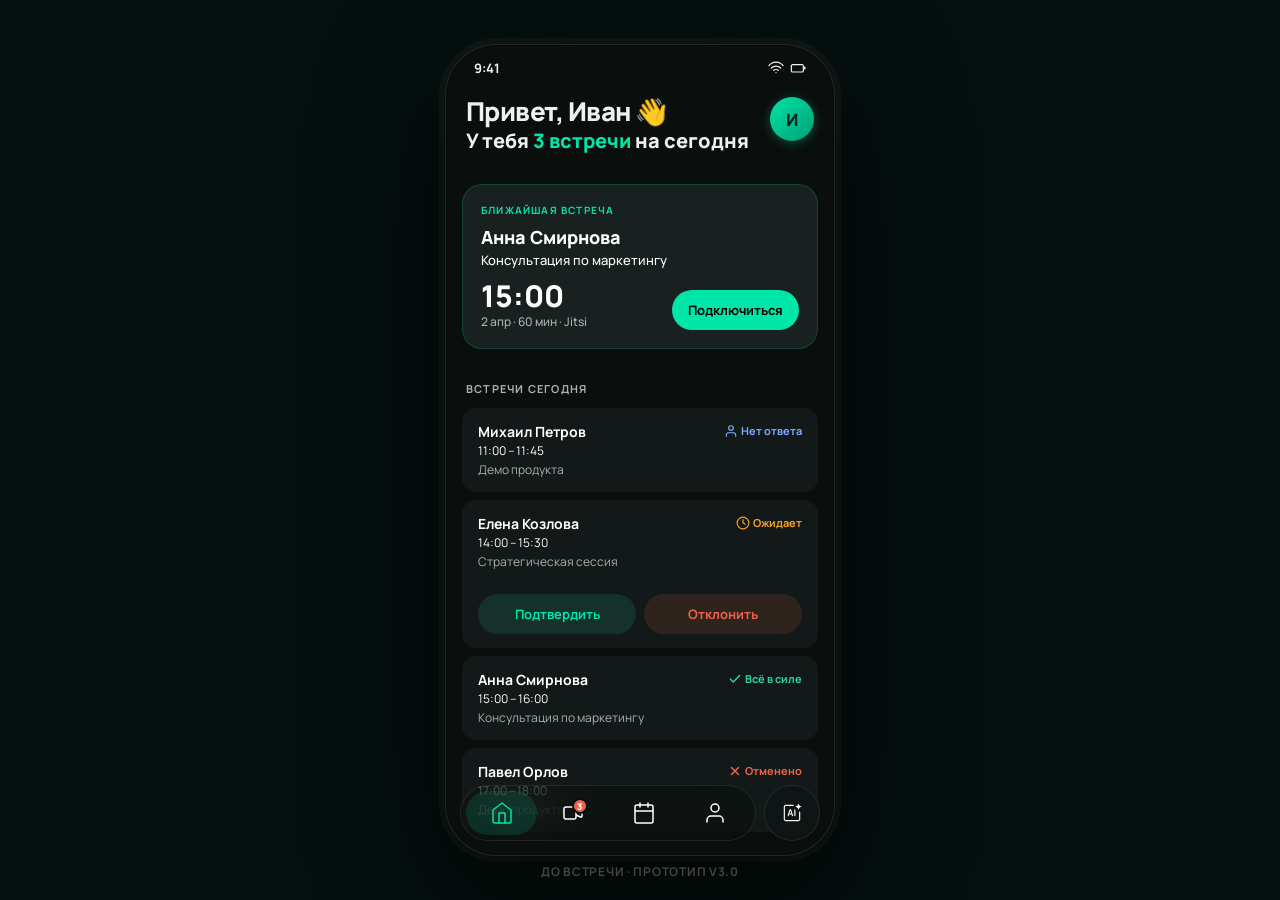
<file: design/prototype_v3.html>
<!DOCTYPE html>
<html lang="ru">
<head>
<meta charset="UTF-8">
<meta name="viewport" content="width=device-width, initial-scale=1.0, maximum-scale=1.0">
<title>До встречи — прототип</title>
<link href="https://fonts.googleapis.com/css2?family=Manrope:wght@400;500;600;700;800&display=swap" rel="stylesheet">
<style>
*,*::before,*::after{margin:0;padding:0;box-sizing:border-box;-webkit-tap-highlight-color:transparent}
:root{
  --bg:#0A0E0D;--s1:#121918;--s2:#182020;--s3:#1F2A29;--s4:#263330;
  --a:#00E5A8;--ad:rgba(0,229,168,.14);--as:rgba(0,229,168,.07);
  --t1:#EDF2F0;--t2:#7B9490;--t3:#435450;
  --green:#2DD4A0;--gs:rgba(45,212,160,.13);
  --amber:#F5A623;--ams:rgba(245,166,35,.13);
  --red:#F06449;--rs:rgba(240,100,73,.13);
  --b1:rgba(255,255,255,.06);--b2:rgba(255,255,255,.1);
  --r1:8px;--r2:14px;--r3:20px;--r4:28px;--rf:999px;
  --font:'Manrope',system-ui,sans-serif;
}
html,body{height:100%;background:#05100E}
body{font-family:var(--font);display:flex;align-items:center;justify-content:center;padding:32px 16px;min-height:100vh}

/* ── PHONE SHELL ── */
.shell{
  width:390px;height:812px;
  background:var(--bg);
  border-radius:52px;
  overflow:hidden;
  position:relative;
  border:1.5px solid rgba(255,255,255,.1);
  box-shadow:0 40px 120px rgba(0,0,0,.7),0 0 0 6px rgba(255,255,255,.04),inset 0 0 0 1px rgba(0,0,0,.4);
  display:flex;flex-direction:column;
  flex-shrink:0;
}
.status-bar{
  display:flex;align-items:center;justify-content:space-between;
  padding:14px 28px 0;font-size:13px;font-weight:700;color:var(--t1);
  flex-shrink:0;z-index:50;position:relative;
}
.sb-right{display:flex;align-items:center;gap:6px}
.sb-icon{width:16px;height:16px;display:flex;align-items:center;justify-content:center}
.sb-icon svg{width:16px;height:16px;stroke:var(--t1);fill:none;stroke-width:1.8;stroke-linecap:round;stroke-linejoin:round}

/* ── SCREENS ── */
.screens{flex:1;position:relative;overflow:hidden}
.screen{
  position:absolute;inset:0;
  overflow-y:auto;overflow-x:hidden;
  scrollbar-width:none;
  display:flex;flex-direction:column;
  transform:translateX(100%);
  transition:transform .28s cubic-bezier(.4,0,.2,1);
  will-change:transform;
  padding-bottom:82px;
}
.screen::-webkit-scrollbar{display:none}
.screen.active{transform:translateX(0)}
.screen.prev{transform:translateX(-30%)}

/* ── NAV BAR ── */
.navbar-outer{
  flex-shrink:0;
  display:flex;align-items:center;flex-wrap:nowrap;gap:8px;
  padding:8px 14px 14px;
  position:absolute;bottom:0;left:0;right:0;z-index:40;
  background:transparent;
}
.nav-pill{
  flex:1 1 0%;min-width:0;display:flex;align-items:center;
  background:rgba(10,14,13,.45);
  backdrop-filter:blur(24px);-webkit-backdrop-filter:blur(24px);
  border:1px solid rgba(255,255,255,.09);
  border-radius:var(--rf);
  padding:5px;
  height:56px;
}
.nav-item{
  flex:1;height:100%;display:flex;flex-direction:column;align-items:center;justify-content:center;
  cursor:pointer;
}
.nav-ic{
  width:71px;height:46px;
  display:flex;align-items:center;justify-content:center;
  border-radius:30px;
  border:none;
  transition:background .15s;
}
.nav-item svg{width:24px;height:24px;fill:none;stroke:#fff;stroke-width:1.5;stroke-linecap:round;stroke-linejoin:round;transition:stroke .15s}
.nav-item.on .nav-ic{background:rgba(0,229,168,.13)}
.nav-item.on svg{stroke:var(--a)}
.nav-item:active .nav-ic{background:rgba(0,229,168,.09)}
.nav-dot{width:4px;height:4px;border-radius:50%;background:var(--a);opacity:0;transition:opacity .15s}
.nav-item.on .nav-dot{opacity:1}
.nav-ai-pill{
  width:56px;height:56px;flex-shrink:0;flex-grow:0;align-self:center;
  display:flex;align-items:center;justify-content:center;
  background:rgba(15,22,21,.90);
  backdrop-filter:blur(20px);-webkit-backdrop-filter:blur(20px);
  border:1px solid rgba(255,255,255,.09);
  border-radius:50%;
  cursor:pointer;transition:all .15s;
}
.nav-ai-pill svg{width:22px;height:22px;fill:none;stroke:#fff;stroke-width:1.5;stroke-linecap:round;stroke-linejoin:round}
.nav-ai-pill:active{transform:scale(.91);background:var(--as)}

/* ── COMMON COMPONENTS ── */
.page-head{padding:20px 20px 0;flex-shrink:0}
.page-title{font-size:26px;font-weight:800;color:var(--t1);letter-spacing:-.03em;line-height:1.1}
.page-sub{font-size:13px;color:var(--t2);margin-top:4px;font-weight:500}

.inner-header{
  display:flex;align-items:center;gap:10px;
  padding:14px 16px;
  background:var(--s1);
  border-bottom:1px solid var(--b1);
  flex-shrink:0;position:sticky;top:0;z-index:30;
}
.back-btn{
  display:flex;align-items:center;gap:3px;
  background:var(--s2);border:none;border-radius:var(--rf);
  padding:7px 12px 7px 8px;font-family:var(--font);
  font-size:13px;font-weight:700;color:var(--t2);cursor:pointer;
  transition:all .12s;
}
.back-btn:active{background:var(--s3);color:var(--t1)}
.back-btn svg{width:16px;height:16px;stroke:currentColor;fill:none;stroke-width:2.5;stroke-linecap:round}
.inner-title{font-size:16px;font-weight:700;color:var(--t1);flex:1}
.inner-action{
  background:none;border:none;font-family:var(--font);
  font-size:14px;font-weight:700;color:var(--a);cursor:pointer;padding:4px 0;
}

.section-head{
  display:flex;align-items:center;justify-content:space-between;
  padding:0 20px;margin:20px 0 10px;
}
.section-label{font-size:11px;font-weight:700;text-transform:uppercase;letter-spacing:.1em;color:var(--t3)}
.section-action{font-size:12px;font-weight:700;color:var(--a);background:none;border:none;font-family:var(--font);cursor:pointer}

/* Badges (used in schedules/settings, not in meeting statuses) */
.badge{display:inline-flex;align-items:center;gap:4px;padding:3px 9px;border-radius:var(--rf);font-size:11px;font-weight:700}
.bd{width:5px;height:5px;border-radius:50%;background:currentColor}
.b-green{background:var(--gs);color:var(--green)}
.b-amber{background:var(--ams);color:var(--amber)}
.b-red{background:var(--rs);color:var(--red)}
.b-muted{background:var(--s3);color:var(--t3)}
.b-blue{background:rgba(91,142,255,.13);color:#7aaaff}

/* Meeting status indicators (icon + label) */
.mst{display:inline-flex;align-items:center;gap:3px;white-space:nowrap}
.mst svg{display:block;flex-shrink:0;width:14px;height:14px;fill:none;stroke-width:2;stroke-linecap:round;stroke-linejoin:round}
.mst-label{font-size:11px;font-weight:700;line-height:14px}
.mst-confirmed svg{stroke:#2DD4A0}.mst-confirmed .mst-label{color:#2DD4A0}
.mst-pending svg{stroke:#F5A623}.mst-pending .mst-label{color:#F5A623}
.mst-noans svg{stroke:#7AAAFF}.mst-noans .mst-label{color:#7AAAFF}
.mst-cancelled svg{stroke:#F06449;stroke-width:2.5}.mst-cancelled .mst-label{color:#F06449}
.mst-done svg{stroke:var(--t3)}.mst-done .mst-label{color:var(--t3)}

/* Meeting row card */
.meet-card{
  display:flex;align-items:center;gap:12px;
  padding:14px 16px;background:var(--s1);
  border-radius:var(--r2);margin:0 16px 8px;
  border:1px solid var(--b1);cursor:pointer;
  transition:all .14s;
}
.meet-card:active{background:var(--s2);transform:scale(.99)}
.meet-av{
  width:44px;height:44px;border-radius:12px;
  background:var(--s3);display:flex;align-items:center;justify-content:center;
  font-size:14px;font-weight:800;color:var(--a);flex-shrink:0;
  border:1px solid var(--b1);letter-spacing:-.02em;
}
.meet-info{flex:1;min-width:0}
.meet-name{font-size:14px;font-weight:700;color:var(--t1);white-space:nowrap;overflow:hidden;text-overflow:ellipsis}
.meet-meta{font-size:12px;color:var(--t2);margin-top:3px;display:flex;align-items:center;gap:5px;font-weight:500}
.meta-dot{width:3px;height:3px;border-radius:50%;background:var(--t3);flex-shrink:0}

/* Link card */
.link-card{
  background:var(--s1);border-radius:var(--r3);
  border:1px solid var(--b1);margin:0 16px 10px;
  overflow:hidden;cursor:pointer;transition:all .14s;
}
.link-card:active{background:var(--s2)}
.link-card-body{padding:16px 16px 0}
.lc-header{display:flex;justify-content:space-between;align-items:flex-start;margin-bottom:10px}
.lc-name{font-size:16px;font-weight:700;color:var(--t1)}
.lc-pills{display:flex;gap:5px;flex-wrap:wrap;margin-bottom:14px}
.lc-pill{padding:3px 9px;background:var(--s3);border-radius:var(--rf);font-size:11px;font-weight:600;color:var(--t2)}
.lc-footer{display:flex;align-items:center;justify-content:space-between;padding:11px 16px;border-top:1px solid var(--b1)}
.lc-url{font-size:11px;color:var(--t3);font-weight:500;letter-spacing:.01em}
.lc-btns{display:flex;gap:6px}
.lc-btn{display:flex;align-items:center;gap:4px;padding:6px 11px;border-radius:var(--rf);font-size:11px;font-weight:700;border:none;cursor:pointer;font-family:var(--font);transition:all .12s}
.lc-btn:active{transform:scale(.95)}
.lc-share{background:var(--ad);color:var(--a)}
.lc-copy{background:var(--s3);color:var(--t2)}
.lc-btn svg{width:11px;height:11px;stroke:currentColor;fill:none;stroke-width:2.5;stroke-linecap:round}

/* Stat mini grid */
.stat-grid{display:grid;grid-template-columns:1fr 1fr;gap:8px;padding:0 16px}
.stat-card{background:var(--s1);border-radius:var(--r2);padding:14px;border:1px solid var(--b1)}
.stat-val{font-size:28px;font-weight:800;color:var(--t1);line-height:1;letter-spacing:-.03em}
.stat-val.ac{color:var(--a)}
.stat-lbl{font-size:11px;color:var(--t2);margin-top:5px;font-weight:600;letter-spacing:.01em}

/* Next meeting hero */
.hero-card{
  margin:14px 16px 0;
  background:#182020;
  border-radius:var(--r3);padding:18px;
  border:1px solid rgba(0,229,168,.18);
}
.hero-label{font-size:10px;font-weight:700;text-transform:uppercase;letter-spacing:.12em;color:var(--a);margin-bottom:10px}
.hero-name{font-size:18px;font-weight:800;color:var(--t1);letter-spacing:-.02em}
.hero-type{font-size:13px;color:var(--t2);margin-top:3px;font-weight:500}
.hero-footer{display:flex;align-items:flex-end;justify-content:space-between;margin-top:14px}
.hero-time{font-size:30px;font-weight:800;color:var(--t1);letter-spacing:-.03em;line-height:1}
.hero-date{font-size:12px;color:var(--t2);margin-top:4px;font-weight:500}
.hero-join{
  display:flex;align-items:center;gap:6px;
  background:var(--a);color:#07221A;
  border:none;border-radius:var(--rf);
  padding:9px 16px;font-family:var(--font);
  font-size:13px;font-weight:800;cursor:pointer;
  transition:all .15s;
}
.hero-join:active{transform:scale(.93)}
.hero-join svg{width:14px;height:14px;stroke:currentColor;fill:none;stroke-width:2.5;stroke-linecap:round}

/* Buttons */
.btn{
  width:100%;padding:15px;border-radius:var(--rf);
  font-family:var(--font);font-size:15px;font-weight:700;
  border:none;cursor:pointer;
  display:flex;align-items:center;justify-content:center;gap:8px;
  transition:all .15s;
}
.btn:active{transform:scale(.97)}
.btn svg{width:18px;height:18px;stroke:currentColor;fill:none;stroke-width:2.5;stroke-linecap:round;stroke-linejoin:round}
.btn-primary{background:var(--a);color:#07221A}
.btn-primary:active{background:#1AEDB5}
.btn-secondary{background:var(--s2);color:var(--t1);border:1px solid var(--b2)}
.btn-secondary:active{background:var(--s3)}
.btn-confirm{background:rgba(45,212,160,.13);color:#00E5A8;border:none}
.btn-confirm:active{background:rgba(45,212,160,.22)}
.btn-danger{background:rgba(240,100,73,.13);color:#F06449;border:none}
.btn-danger:active{background:rgba(240,100,73,.22)}
.btn-cancel{background:rgba(240,100,73,.13);color:#F06449;border:none}
.btn-cancel:active{background:rgba(240,100,73,.22)}
.btn-disabled{background:var(--s2);color:var(--t3);border:1px solid var(--b1);cursor:not-allowed;opacity:.5}

/* Input */
.inp-wrap{margin-bottom:14px}
.inp-label{font-size:12px;font-weight:700;color:var(--t2);margin-bottom:6px;letter-spacing:.02em;text-transform:uppercase}
.inp{
  width:100%;background:var(--s2);border:1px solid var(--b1);
  border-radius:var(--r2);padding:0 14px;height:50px;
  font-family:var(--font);font-size:14px;color:var(--t1);
  outline:none;transition:border .15s;
  -webkit-appearance:none;
}
.inp::placeholder{color:var(--t3)}
.inp:focus{border-color:var(--a);box-shadow:0 0 0 3px var(--as)}
textarea.inp{height:auto;padding:13px 14px;resize:none;line-height:1.6}

/* Chips */
.chips{display:flex;flex-wrap:wrap;gap:7px}
.chip{
  padding:0 14px;height:37px;
  border-radius:var(--rf);font-size:13px;font-weight:700;
  background:var(--s2);color:var(--t2);
  border:1px solid var(--b1);cursor:pointer;
  transition:all .12s;display:flex;align-items:center;
  white-space:nowrap;
}
.chip:active{transform:scale(.95)}
.chip.on{background:var(--ad);color:var(--a);border-color:rgba(0,229,168,.25)}
.chip-day{width:40px;height:40px;padding:0;border-radius:var(--r1);font-size:12px;justify-content:center}

/* Toggle row */
.tog-row{
  display:flex;align-items:center;justify-content:space-between;
  padding:14px 0;border-bottom:1px solid var(--b1);
}
.tog-row:last-child{border-bottom:none}
.tog-info{flex:1}
.tog-title{font-size:14px;font-weight:700;color:var(--t1)}
.tog-sub{font-size:12px;color:var(--t2);margin-top:2px;font-weight:500}
.tog{
  width:48px;height:28px;border-radius:var(--rf);
  background:var(--s3);border:1px solid var(--b2);
  position:relative;cursor:pointer;transition:background .2s;flex-shrink:0;
}
.tog.on{background:var(--a);border-color:transparent}
.tog::after{
  content:'';position:absolute;width:22px;height:22px;
  border-radius:50%;background:#fff;top:2px;left:2px;
  transition:transform .2s cubic-bezier(.34,1.56,.64,1);
  box-shadow:0 1px 4px rgba(0,0,0,.3);
}
.tog.on::after{transform:translateX(20px)}

/* Settings rows */
.settings-group{background:var(--s1);border-radius:var(--r3);border:1px solid var(--b1);overflow:hidden;margin-bottom:8px}
.set-row{
  display:flex;align-items:center;gap:12px;padding:13px 16px;
  border-bottom:1px solid var(--b1);cursor:pointer;transition:background .12s;
}
.set-row:last-child{border-bottom:none}
.set-row:active{background:var(--s2)}
.set-icon{width:32px;height:32px;border-radius:9px;display:flex;align-items:center;justify-content:center;flex-shrink:0}
.set-icon svg{width:17px;height:17px;stroke:currentColor;fill:none;stroke-width:1.8;stroke-linecap:round;stroke-linejoin:round}
.si-a{background:var(--ad);color:var(--a)}
.si-am{background:var(--ams);color:var(--amber)}
.si-r{background:var(--rs);color:var(--red)}
.si-b{background:rgba(91,142,255,.15);color:#7aaaff}
.si-m{background:var(--s3);color:var(--t2)}
.set-content{flex:1}
.set-title{font-size:14px;font-weight:600;color:var(--t1)}
.set-sub{font-size:12px;color:var(--t2);margin-top:2px;font-weight:500}
.set-right{display:flex;align-items:center;gap:6px}
.set-val{font-size:13px;color:var(--t2);font-weight:500}
.chev svg{width:15px;height:15px;stroke:var(--t3);fill:none;stroke-width:2;stroke-linecap:round}

/* Calendar */
.cal-nav{display:flex;align-items:center;justify-content:space-between;padding:16px 20px 0}
.cal-month{font-size:17px;font-weight:800;color:var(--t1);letter-spacing:-.02em}
.cal-nav-btns{display:flex;gap:6px}
.cal-nav-btn{
  width:32px;height:32px;border-radius:var(--r1);
  background:var(--s2);border:1px solid var(--b1);
  color:var(--t1);font-size:15px;cursor:pointer;
  display:flex;align-items:center;justify-content:center;
  transition:all .12s;
}
.cal-nav-btn:active{background:var(--s3)}
.cal-grid{display:grid;grid-template-columns:repeat(7,1fr);gap:3px;padding:12px 16px}
.cal-dh{font-size:9px;font-weight:700;text-align:center;color:var(--t3);padding:4px 0;text-transform:uppercase;letter-spacing:.06em}
.cal-cell{aspect-ratio:1;border-radius:var(--r1);display:flex;flex-direction:column;align-items:center;justify-content:center;cursor:pointer;transition:all .12s;position:relative}
.cal-cell:active{transform:scale(.88)}
.cn{font-size:13px;font-weight:700}
.cs{font-size:7px;font-weight:700;margin-top:1px}
.c-free{background:var(--gs)}.c-free .cn{color:var(--green)}.c-free .cs{color:var(--green);opacity:.8}
.c-busy{background:var(--rs)}.c-busy .cn{color:var(--red)}.c-busy .cs{color:var(--red);opacity:.8}
.c-part{background:var(--ams)}.c-part .cn{color:var(--amber)}.c-part .cs{color:var(--amber);opacity:.8}
.c-past{background:transparent}.c-past .cn{color:var(--t3)}.c-past .cs{color:var(--t3)}
.c-today{outline:2px solid var(--a);outline-offset:-2px}
.cal-empty{aspect-ratio:1}
.cal-legend{display:flex;gap:12px;justify-content:center;padding:0 16px 16px}
.leg{display:flex;align-items:center;gap:5px;font-size:10px;color:var(--t3);font-weight:600}
.leg-dot{width:8px;height:8px;border-radius:2px}

/* Slot panel */
.slot-panel{padding:16px;border-top:1px solid var(--b1)}
.slot-panel-title{font-size:15px;font-weight:700;color:var(--t1);margin-bottom:3px}
.slot-panel-sub{font-size:12px;color:var(--t2);margin-bottom:14px;font-weight:500}
.slots-grid{display:grid;grid-template-columns:repeat(3,1fr);gap:7px;margin-bottom:14px}
.slot{
  height:50px;border-radius:var(--r2);display:flex;align-items:center;justify-content:center;
  font-size:14px;font-weight:700;cursor:pointer;transition:all .13s;border:1.5px solid transparent;
}
.slot:active{transform:scale(.94)}
.s-free{background:var(--gs);color:var(--green);border-color:rgba(45,212,160,.15)}
.s-free:active{background:rgba(45,212,160,.2)}
.s-taken{background:var(--s2);color:var(--t3);cursor:not-allowed}
.s-sel{background:var(--a);color:#07221A;box-shadow:0 3px 14px rgba(0,229,168,.3)}

/* Wizard progress */
.wiz-progress{display:flex;gap:5px;padding:16px 20px 0}
.wiz-step{height:3px;border-radius:var(--rf);flex:1;background:var(--s3);transition:background .3s}
.wiz-step.done{background:var(--a)}
.wiz-step.cur{background:var(--a);opacity:.5}

/* Tab pills */
.tab-pills{display:flex;gap:6px;padding:12px 16px;overflow-x:auto;scrollbar-width:none;flex-shrink:0}
.tab-pills::-webkit-scrollbar{display:none}
.tab-pill{
  flex-shrink:0;padding:0 14px;height:32px;border-radius:var(--rf);
  font-size:12px;font-weight:700;cursor:pointer;
  background:var(--s2);color:var(--t2);border:1px solid var(--b1);
  display:flex;align-items:center;gap:5px;transition:all .12s;
}
.tab-pill:active{transform:scale(.95)}
.tab-pill.on{background:var(--ad);color:var(--a);border-color:rgba(0,229,168,.2)}
.tab-count{background:var(--ams);color:var(--amber);padding:1px 5px;border-radius:var(--rf);font-size:10px}

/* Bottom sheet overlay */
.overlay{
  position:absolute;inset:0;
  background:rgba(0,0,0,.55);
  backdrop-filter:blur(6px);
  z-index:60;
  display:none;flex-direction:column;justify-content:flex-end;
}
.overlay.show{display:flex;animation:fadein .2s}
@keyframes fadein{from{opacity:0}to{opacity:1}}
.sheet{
  background:var(--s1);border-radius:var(--r4) var(--r4) 0 0;
  border:1px solid var(--b1);border-bottom:none;
  padding:0 0 20px;
  animation:slideup .28s cubic-bezier(.4,0,.2,1);
}
@keyframes slideup{from{transform:translateY(100%)}to{transform:translateY(0)}}
.sheet-handle{width:36px;height:4px;border-radius:var(--rf);background:var(--s3);margin:12px auto 16px}
.sheet-title{font-size:18px;font-weight:800;color:var(--t1);padding:0 20px;letter-spacing:-.02em;margin-bottom:6px}
.sheet-sub{font-size:13px;color:var(--t2);padding:0 20px 16px;border-bottom:1px solid var(--b1);margin-bottom:14px;font-weight:500;line-height:1.5}
.sheet-body{padding:0 16px}
.sheet-actions{display:flex;gap:8px;padding:0 16px;margin-top:8px}
.sheet-actions .btn{font-size:14px;padding:13px}

/* Profile */
.profile-head{display:flex;flex-direction:column;align-items:center;padding:24px 20px 20px}
.profile-av{
  width:72px;height:72px;border-radius:var(--r3);
  background:linear-gradient(135deg,var(--a),#009E73);
  display:flex;align-items:center;justify-content:center;
  font-size:28px;font-weight:800;color:#07221A;
  margin-bottom:12px;
}
.profile-name{font-size:22px;font-weight:800;color:var(--t1);letter-spacing:-.02em}
.profile-sub{font-size:13px;color:var(--t2);margin-top:4px;font-weight:500}

/* Empty state */
.empty-state{display:flex;flex-direction:column;align-items:center;text-align:center;padding:48px 28px}
.empty-icon{width:64px;height:64px;border-radius:var(--r3);background:var(--s2);display:flex;align-items:center;justify-content:center;margin-bottom:16px;border:1px solid var(--b1)}
.empty-icon svg{width:28px;height:28px;stroke:var(--t3);fill:none;stroke-width:1.5;stroke-linecap:round;stroke-linejoin:round}
.empty-title{font-size:17px;font-weight:800;color:var(--t1);margin-bottom:6px;letter-spacing:-.01em}
.empty-desc{font-size:13px;color:var(--t2);line-height:1.6;max-width:220px;margin-bottom:20px;font-weight:500}

/* Notif badge */
.notif-badge{
  position:absolute;top:-3px;right:-3px;
  width:16px;height:16px;border-radius:50%;
  background:var(--red);color:#fff;
  font-size:9px;font-weight:800;
  display:flex;align-items:center;justify-content:center;
  border:2px solid var(--bg);
}

/* Scroll content fill */
.scroll-fill{padding-bottom:24px}

/* Success screen */
.success-hero{
  display:flex;flex-direction:column;align-items:center;
  padding:40px 20px 24px;text-align:center;
}
.success-icon{
  width:80px;height:80px;border-radius:50%;
  background:var(--gs);
  display:flex;align-items:center;justify-content:center;
  margin-bottom:20px;
  border:2px solid rgba(45,212,160,.3);
}
.success-icon svg{width:36px;height:36px;stroke:var(--green);fill:none;stroke-width:2.5;stroke-linecap:round;stroke-linejoin:round}
.success-title{font-size:24px;font-weight:800;color:var(--t1);letter-spacing:-.02em;margin-bottom:6px}
.success-sub{font-size:14px;color:var(--t2);font-weight:500;line-height:1.6}

/* Detail rows */
.detail-card{background:var(--s1);border-radius:var(--r3);border:1px solid var(--b1);padding:16px;margin:0 16px 10px}
.detail-row{padding:10px 0;border-bottom:1px solid var(--b1);display:flex;flex-direction:column;gap:3px}
.detail-row:last-child{border-bottom:none}
.dr-label{font-size:10px;font-weight:700;text-transform:uppercase;letter-spacing:.1em;color:var(--t3)}
.dr-val{font-size:14px;font-weight:600;color:var(--t1)}
.dr-val.link{color:var(--a)}

/* Group title */
.group-title{font-size:11px;font-weight:700;text-transform:uppercase;letter-spacing:.1em;color:var(--t3);padding:16px 20px 8px}

/* Misc */
.flex{display:flex}.items-center{align-items:center}.justify-between{justify-content:space-between}
.px-4{padding-left:16px;padding-right:16px}.mt-1{margin-top:4px}.mt-2{margin-top:8px}.mt-3{margin-top:12px}.mt-4{margin-top:16px}
.pb-6{padding-bottom:24px}
.w-full{width:100%}

/* Outer layout hint */
.outer-label{
  position:fixed;bottom:20px;left:50%;transform:translateX(-50%);
  font-family:var(--font);font-size:12px;font-weight:700;
  color:rgba(255,255,255,.25);letter-spacing:.06em;text-transform:uppercase;
  white-space:nowrap;pointer-events:none;
}
/* Slider */
input[type=range]{-webkit-appearance:none;appearance:none;height:4px;border-radius:999px;outline:none;cursor:pointer;width:100%}
input[type=range]::-webkit-slider-thumb{-webkit-appearance:none;width:22px;height:22px;border-radius:50%;background:var(--a);cursor:pointer;box-shadow:0 2px 8px rgba(0,229,168,.4);border:2px solid var(--bg)}
input[type=range]::-moz-range-thumb{width:22px;height:22px;border-radius:50%;background:var(--a);cursor:pointer;border:2px solid var(--bg)}

/* Inline edit overlay */
.ieo{position:absolute;inset:0;background:rgba(0,0,0,.6);backdrop-filter:blur(4px);z-index:80;display:none;align-items:center;justify-content:center}
.ieo.show{display:flex;animation:fadein .15s}
.ieo-box{background:var(--s1);border-radius:20px;padding:20px;width:250px;border:1px solid var(--b1)}
.ieo-title{font-size:11px;font-weight:700;color:var(--t2);margin-bottom:12px;text-transform:uppercase;letter-spacing:.06em}
.ieo-inp{width:100%;background:var(--s2);border:1.5px solid var(--a);border-radius:8px;padding:0 12px;height:48px;font-family:var(--font);font-size:22px;font-weight:800;color:var(--t1);outline:none;text-align:center}
.ieo-sfx{font-size:13px;color:var(--t2);text-align:center;margin-top:5px}
.ieo-btns{display:flex;gap:8px;margin-top:14px}
.ieo-ok{flex:1;background:var(--a);color:#07221A;border:none;border-radius:999px;padding:11px;font-family:var(--font);font-size:14px;font-weight:700;cursor:pointer}
.ieo-cancel{flex:1;background:var(--s3);color:var(--t2);border:none;border-radius:999px;padding:11px;font-family:var(--font);font-size:14px;font-weight:700;cursor:pointer}

@media(max-width:500px){body{padding:0;align-items:flex-start}.shell{width:100%;height:100vh;border-radius:0;border:none}}
</style>
</head>
<body>

<div class="shell">
  <!-- Status Bar -->
  <div class="status-bar">
    <span>9:41</span>
    <div class="sb-right">
      <div class="sb-icon"><svg viewBox="0 0 24 24"><path d="M1.5 8.5a13 13 0 0 1 21 0M5 12a10 10 0 0 1 14 0M8.5 15.5a6 6 0 0 1 7 0M12 19h.01"/></svg></div>
      <div class="sb-icon"><svg viewBox="0 0 24 24"><rect x="2" y="7" width="18" height="11" rx="2"/><path d="M22 11v2" stroke-width="2.5"/></svg></div>
    </div>
  </div>

  <!-- Screens -->
  <div class="screens" id="screens">

    <!-- ═══════════════════════════════
         HOME
    ════════════════════════════════ -->
    <div class="screen active" id="s-home">

      <!-- Header -->
      <div style="padding:20px 20px 0;display:flex;justify-content:space-between;align-items:flex-start">
        <div>
          <div style="font-size:26px;font-family:Manrope;line-height:1.1;letter-spacing:-.02em">
            <span style="font-weight:800;color:#EDF2F0">Привет, Иван </span><span style="font-weight:400;color:#EDF2F0">👋</span>
          </div>
          <div style="font-size:20px;font-family:Manrope;line-height:1.1;margin-top:4px">
            <span style="font-weight:800;color:#EDF2F0">У тебя </span><span style="font-weight:800;color:#00E5A8">3 встречи</span><span style="font-weight:800;color:#EDF2F0"> на сегодня</span>
          </div>
        </div>
        <div onclick="navTab('s-profile','nav-profile')" style="width:44px;height:44px;border-radius:50%;background:linear-gradient(135deg,#00E5A8,#009E73);box-shadow:0 2px 12px rgba(0,229,168,.3);display:flex;align-items:center;justify-content:center;font-size:17px;font-weight:800;font-family:Manrope;color:#07221A;flex-shrink:0;cursor:pointer">И</div>
      </div>

      <!-- Hero: Ближайшая встреча (confirmed) -->
      <div id="hero-confirmed" style="margin:32px 16px 0;background:#182020;border-radius:20px;padding:18px;border:1px solid rgba(0,229,168,.18)">
        <div style="font-size:10px;font-weight:700;font-family:Manrope;text-transform:uppercase;letter-spacing:.12em;color:#00E5A8;margin-bottom:8px">Ближайшая встреча</div>
        <div style="font-size:18px;font-weight:800;font-family:Manrope;color:#fff">Анна Смирнова</div>
        <div style="font-size:13px;font-weight:500;font-family:Manrope;color:#fff;margin-top:2px">Консультация по маркетингу</div>
        <div style="display:flex;align-items:flex-end;justify-content:space-between;margin-top:12px;gap:16px">
          <div>
            <div style="font-size:30px;font-weight:800;font-family:Manrope;color:#fff;line-height:1">15:00</div>
            <div style="font-size:12px;font-weight:500;font-family:Manrope;color:#ACB0AF;margin-top:2px">2 апр · 60 мин · Jitsi</div>
          </div>
          <button onclick="nav('s-meet-detail')" style="height:40px;padding:0 16px;background:#00E5A8;border:none;border-radius:999px;font-family:Manrope;font-size:13px;font-weight:700;color:#000;cursor:pointer;white-space:nowrap;flex-shrink:0">Подключиться</button>
        </div>
      </div>

      <!-- Hero: до встречи < 1 ч (orange) -->
      <div id="hero-unconfirmed" style="display:none;margin:32px 16px 0;background:#1E1200;border-radius:20px;padding:18px;border:1px solid rgba(245,166,35,.3)">
        <div style="font-size:10px;font-weight:700;font-family:Manrope;text-transform:uppercase;letter-spacing:.12em;color:#F5A623;margin-bottom:8px">До встречи меньше часа</div>
        <div style="font-size:18px;font-weight:800;font-family:Manrope;color:#fff">Анна Смирнова</div>
        <div style="font-size:13px;font-weight:500;font-family:Manrope;color:#fff;margin-top:2px">Консультация по маркетингу</div>
        <div style="display:flex;align-items:flex-end;justify-content:space-between;margin-top:12px;gap:16px">
          <div>
            <div style="font-size:30px;font-weight:800;font-family:Manrope;color:#fff;line-height:1">15:00</div>
            <div style="font-size:12px;font-weight:500;font-family:Manrope;color:#ACB0AF;margin-top:2px">2 апр · 60 мин · Jitsi</div>
          </div>
        </div>
        <div style="display:flex;gap:8px;margin-top:14px">
          <button onclick="confirmMeeting()" style="flex:1;height:40px;background:rgba(45,212,160,.13);border:none;border-radius:999px;font-family:Manrope;font-size:13px;font-weight:700;color:#00E5A8;cursor:pointer">Подтвердить</button>
          <button onclick="showSheet('sheet-cancel')" style="flex:1;height:40px;background:rgba(240,100,73,.13);border:none;border-radius:999px;font-family:Manrope;font-size:13px;font-weight:700;color:#F06449;cursor:pointer">Отклонить</button>
        </div>
      </div>

      <!-- Hero: ждём ответа участника (blue) -->
      <div id="hero-org-waiting" style="display:none;margin:32px 16px 0;background:#0A111E;border-radius:20px;padding:18px;border:1px solid rgba(91,142,255,.3)">
        <div style="font-size:10px;font-weight:700;font-family:Manrope;text-transform:uppercase;letter-spacing:.12em;color:#7AAAFF;margin-bottom:8px">Ждём ответа от участника</div>
        <div style="font-size:18px;font-weight:800;font-family:Manrope;color:#fff">Анна Смирнова</div>
        <div style="font-size:13px;font-weight:500;font-family:Manrope;color:#fff;margin-top:2px">Консультация по маркетингу</div>
        <div style="display:flex;align-items:flex-end;justify-content:space-between;margin-top:12px;gap:16px">
          <div>
            <div style="font-size:30px;font-weight:800;font-family:Manrope;color:#fff;line-height:1">15:00</div>
            <div style="font-size:12px;font-weight:500;font-family:Manrope;color:#ACB0AF;margin-top:2px">2 апр · 60 мин · Jitsi</div>
          </div>
          <button onclick="nav('s-meet-noans')" style="height:40px;padding:0 16px;background:rgba(91,142,255,.15);border:1px solid rgba(91,142,255,.3);border-radius:999px;font-family:Manrope;font-size:13px;font-weight:700;color:#7AAAFF;cursor:pointer;white-space:nowrap;flex-shrink:0">Написать</button>
        </div>
      </div>

      <!-- Section header -->
      <div style="padding:32px 20px 12px;font-size:11px;font-weight:700;font-family:Manrope;text-transform:uppercase;letter-spacing:.11em;color:#ACB0AF">Встречи сегодня</div>

      <!-- Михаил Петров — Нет ответа -->
      <div onclick="nav('s-meet-noans')" style="margin:0 16px 8px;background:#121918;border-radius:14px;padding:14px 16px;cursor:pointer">
        <div style="display:flex;align-items:flex-start;justify-content:space-between;gap:16px">
          <div style="flex:1;min-width:0">
            <div style="font-size:14px;font-weight:700;font-family:Manrope;color:#fff">Михаил Петров</div>
            <div style="font-size:12px;font-weight:400;font-family:Manrope;color:#fff;margin-top:1px">11:00 – 11:45</div>
            <div style="font-size:12px;font-weight:400;font-family:Manrope;color:#ACB0AF;margin-top:2px">Демо продукта</div>
          </div>
          <div style="display:flex;align-items:center;gap:3px;white-space:nowrap;padding-top:2px">
            <svg width="14" height="14" viewBox="0 0 24 24" fill="none" stroke="#7AAAFF" stroke-width="2" stroke-linecap="round" stroke-linejoin="round" style="display:block;flex-shrink:0"><path d="M20 21v-2a4 4 0 0 0-4-4H8a4 4 0 0 0-4 4v2"/><circle cx="12" cy="7" r="4"/></svg>
            <span style="font-size:11px;font-weight:700;font-family:Manrope;color:#7AAAFF;line-height:14px">Нет ответа</span>
          </div>
        </div>
      </div>

      <!-- Елена Козлова — Ожидает (с кнопками) -->
      <div style="margin:0 16px 8px;background:#121918;border-radius:14px;padding:14px 16px">
        <div style="display:flex;align-items:flex-start;justify-content:space-between;gap:16px;margin-bottom:24px">
          <div style="flex:1;min-width:0">
            <div style="font-size:14px;font-weight:700;font-family:Manrope;color:#fff">Елена Козлова</div>
            <div style="font-size:12px;font-weight:400;font-family:Manrope;color:#fff;margin-top:1px">14:00 – 15:30</div>
            <div style="font-size:12px;font-weight:400;font-family:Manrope;color:#ACB0AF;margin-top:2px">Стратегическая сессия</div>
          </div>
          <div style="display:flex;align-items:center;gap:3px;white-space:nowrap;padding-top:2px">
            <svg width="14" height="14" viewBox="0 0 24 24" fill="none" stroke="#F5A623" stroke-width="2" stroke-linecap="round" stroke-linejoin="round" style="display:block;flex-shrink:0"><circle cx="12" cy="12" r="10"/><polyline points="12 6 12 12 16 14"/></svg>
            <span style="font-size:11px;font-weight:700;font-family:Manrope;color:#F5A623;line-height:14px">Ожидает</span>
          </div>
        </div>
        <div style="display:flex;gap:8px">
          <button onclick="confirmMeeting()" style="flex:1;height:40px;background:rgba(45,212,160,.13);border:none;border-radius:999px;font-family:Manrope;font-size:13px;font-weight:700;color:#00E5A8;cursor:pointer">Подтвердить</button>
          <button onclick="showSheet('sheet-cancel')" style="flex:1;height:40px;background:rgba(240,100,73,.13);border:none;border-radius:999px;font-family:Manrope;font-size:13px;font-weight:700;color:#F06449;cursor:pointer">Отклонить</button>
        </div>
      </div>

      <!-- Анна Смирнова — Всё в силе -->
      <div onclick="nav('s-meet-detail')" style="margin:0 16px 8px;background:#121918;border-radius:14px;padding:14px 16px;cursor:pointer">
        <div style="display:flex;align-items:flex-start;justify-content:space-between;gap:16px">
          <div style="flex:1;min-width:0">
            <div style="font-size:14px;font-weight:700;font-family:Manrope;color:#fff">Анна Смирнова</div>
            <div style="font-size:12px;font-weight:400;font-family:Manrope;color:#fff;margin-top:1px">15:00 – 16:00</div>
            <div style="font-size:12px;font-weight:400;font-family:Manrope;color:#ACB0AF;margin-top:2px">Консультация по маркетингу</div>
          </div>
          <div style="display:flex;align-items:center;gap:3px;white-space:nowrap;padding-top:2px">
            <svg width="14" height="14" viewBox="0 0 24 24" fill="none" stroke="#2DD4A0" stroke-width="2.5" stroke-linecap="round" stroke-linejoin="round" style="display:block;flex-shrink:0"><polyline points="20 6 9 17 4 12"/></svg>
            <span style="font-size:11px;font-weight:700;font-family:Manrope;color:#2DD4A0;line-height:14px">Всё в силе</span>
          </div>
        </div>
      </div>

      <!-- Павел Орлов — Отменено -->
      <div style="margin:0 16px 8px;background:#121918;border-radius:14px;padding:14px 16px">
        <div style="display:flex;align-items:flex-start;justify-content:space-between;gap:16px">
          <div style="flex:1;min-width:0">
            <div style="font-size:14px;font-weight:700;font-family:Manrope;color:#fff">Павел Орлов</div>
            <div style="font-size:12px;font-weight:400;font-family:Manrope;color:#fff;margin-top:1px">17:00 – 18:00</div>
            <div style="font-size:12px;font-weight:400;font-family:Manrope;color:#ACB0AF;margin-top:2px">Демо продукта</div>
          </div>
          <div style="display:flex;align-items:center;gap:3px;white-space:nowrap;padding-top:2px">
            <svg width="14" height="14" viewBox="0 0 24 24" fill="none" stroke="#F06449" stroke-width="2.5" stroke-linecap="round" stroke-linejoin="round" style="display:block;flex-shrink:0"><line x1="18" y1="6" x2="6" y2="18"/><line x1="6" y1="6" x2="18" y2="18"/></svg>
            <span style="font-size:11px;font-weight:700;font-family:Manrope;color:#F06449;line-height:14px">Отменено</span>
          </div>
        </div>
      </div>

      <div class="scroll-fill"></div>
    </div>

    <!-- ═══════════════════════════════
         MEETINGS
    ════════════════════════════════ -->
    <div class="screen" id="s-meetings">
      <div class="page-head" style="padding-bottom:4px">
        <div class="page-title">Встречи</div>
      </div>
      <div class="tab-pills" style="padding-top:8px">
        <div class="tab-pill on" id="mtab-confirm" onclick="switchMeetStatus('confirm',this)">Нужно подтвердить</div>
        <div class="tab-pill" id="mtab-all" onclick="switchMeetStatus('all',this)">Все</div>
        <div class="tab-pill" id="mtab-noans" onclick="switchMeetStatus('noans',this)">Нет ответа</div>
        <div class="tab-pill" id="mtab-ok" onclick="switchMeetStatus('ok',this)">Всё в силе</div>
        <div class="tab-pill" id="mtab-archive" onclick="switchMeetStatus('archive',this)">Архив</div>
      </div>
      <!-- Скрытый дропдаун группировки — позиционируется через JS -->
      <div id="group-menu" style="display:none;position:fixed;background:var(--s1);border:1px solid var(--b1);border-radius:var(--r2);overflow:hidden;z-index:200;min-width:170px;box-shadow:0 8px 24px rgba(0,0,0,.6)">
        <div onclick="switchMeetGroup('date')" class="group-menu-item" style="padding:11px 16px;font-size:13px;font-weight:600;color:var(--a);cursor:pointer;display:flex;align-items:center;gap:8px;background:var(--as)">
          <svg width="14" height="14" viewBox="0 0 24 24" fill="none" stroke="currentColor" stroke-width="2" stroke-linecap="round"><rect x="3" y="4" width="18" height="18" rx="2"/><line x1="3" y1="10" x2="21" y2="10"/></svg>По дате
        </div>
        <div onclick="switchMeetGroup('fmt')" class="group-menu-item" style="padding:11px 16px;font-size:13px;font-weight:600;color:var(--t1);cursor:pointer;border-top:1px solid var(--b1);display:flex;align-items:center;gap:8px">
          <svg width="14" height="14" viewBox="0 0 24 24" fill="none" stroke="currentColor" stroke-width="2" stroke-linecap="round"><path d="M10 13a5 5 0 0 0 7.54.54l3-3a5 5 0 0 0-7.07-7.07l-1.72 1.71"/><path d="M14 11a5 5 0 0 0-7.54-.54l-3 3a5 5 0 0 0 7.07 7.07l1.71-1.71"/></svg>По расписаниям
        </div>
      </div>
      <div id="meetings-list"></div>
      <div class="scroll-fill"></div>
    </div>

    <!-- ═══════════════════════════════
         MEETING DETAIL
    ════════════════════════════════ -->
    <div class="screen" id="s-meet-detail">
      <div class="inner-header">
        <button class="back-btn" onclick="back()">
          <svg viewBox="0 0 24 24"><polyline points="15 18 9 12 15 6"/></svg>
          Назад
        </button>
        <div class="inner-title">Встреча</div>
      </div>
      <div style="padding:20px 16px 0">
        <div class="flex items-center" style="gap:14px;margin-bottom:20px">
          <div style="width:56px;height:56px;border-radius:16px;background:var(--s3);display:flex;align-items:center;justify-content:center;font-size:18px;font-weight:800;color:var(--a);border:1px solid rgba(45,212,160,.25)">АС</div>
          <div>
            <div style="font-size:20px;font-weight:800;color:var(--t1);letter-spacing:-.02em">Анна Смирнова</div>
            <div style="font-size:13px;color:var(--t2);margin-top:3px;font-weight:500">@anna_smirnova</div>
          </div>
        </div>
      </div>
      <div class="detail-card" style="border-color:rgba(45,212,160,.25)">
        <div class="detail-row">
          <div class="dr-label">Расписание</div>
          <div class="dr-val">Консультация по маркетингу</div>
        </div>
        <div class="detail-row">
          <div class="dr-label">Дата и время</div>
          <div class="dr-val">Сегодня, 2 апреля · 15:00 – 16:00</div>
        </div>
        <div class="detail-row">
          <div class="dr-label">Статус</div>
          <div class="dr-val"><div class="mst mst-confirmed"><svg viewBox="0 0 24 24" fill="none" stroke-width="2.5" stroke-linecap="round" stroke-linejoin="round"><polyline points="20 6 9 17 4 12"/></svg><span class="mst-label">Всё в силе</span></div></div>
        </div>
        <div class="detail-row">
          <div class="dr-label">Место</div>
          <div class="dr-val">Jitsi Meet · <span style="color:var(--a)">meet.jit.si/dovstrechi-a3b2</span></div>
        </div>
        <div class="detail-row" style="border-bottom:none">
          <div class="dr-label">Контакт</div>
          <div class="dr-val" style="display:flex;align-items:center;justify-content:space-between;gap:8px">
            <span>@anna_smirnova · Telegram</span>
            <button style="display:inline-flex;align-items:center;gap:5px;padding:5px 12px;border-radius:99px;background:rgba(91,142,255,.18);color:#7aaaff;border:1px solid rgba(91,142,255,.28);font-family:var(--font);font-size:12px;font-weight:700;cursor:pointer;flex-shrink:0">
              <svg width="12" height="12" viewBox="0 0 24 24" fill="none" stroke="currentColor" stroke-width="2.5" stroke-linecap="round"><path d="M21 15a2 2 0 0 1-2 2H7l-4 4V5a2 2 0 0 1 2-2h14a2 2 0 0 1 2 2z"/></svg>
              Написать
            </button>
          </div>
        </div>
      </div>
      <div style="padding:0 16px;display:flex;gap:8px">
        <button class="btn btn-primary" style="flex:1;height:40px;padding:0;font-size:13px">Подключиться</button>
        <button class="btn btn-cancel" style="flex:1;height:40px;padding:0;font-size:13px" onclick="showSheet('sheet-cancel-meet')">Отменить встречу</button>
      </div>
      <div class="scroll-fill"></div>
    </div>

    <!-- ═══════════════════════════════
         MEET DETAIL — CANCELLED
    ════════════════════════════════ -->
    <div class="screen" id="s-meet-cancelled">
      <div class="inner-header">
        <button class="back-btn" onclick="back()">
          <svg viewBox="0 0 24 24"><polyline points="15 18 9 12 15 6"/></svg>
          Назад
        </button>
        <div class="inner-title">Встреча</div>
      </div>
      <div style="padding:20px 16px 0">
        <div class="flex items-center" style="gap:14px;margin-bottom:20px">
          <div style="width:56px;height:56px;border-radius:16px;background:var(--s3);display:flex;align-items:center;justify-content:center;font-size:18px;font-weight:800;color:var(--red);border:1px solid rgba(240,100,73,.25)">ПО</div>
          <div>
            <div style="font-size:20px;font-weight:800;color:var(--t1);letter-spacing:-.02em">Павел Орлов</div>
            <div style="font-size:13px;color:var(--t2);margin-top:3px;font-weight:500">@p_orlov</div>
          </div>
        </div>
      </div>
      <div class="detail-card" style="border-color:rgba(240,100,73,.25)">
        <div class="detail-row"><div class="dr-label">Расписание</div><div class="dr-val">Демо продукта</div></div>
        <div class="detail-row"><div class="dr-label">Дата и время</div><div class="dr-val">4 апреля · 17:00 – 18:00</div></div>
        <div class="detail-row"><div class="dr-label">Статус</div><div class="dr-val"><div class="mst mst-cancelled"><svg viewBox="0 0 24 24" fill="none" stroke-width="2.5" stroke-linecap="round" stroke-linejoin="round"><line x1="18" y1="6" x2="6" y2="18"/><line x1="6" y1="6" x2="18" y2="18"/></svg><span class="mst-label">Отменено</span></div></div></div>
        <div class="detail-row"><div class="dr-label">Место</div><div class="dr-val">Zoom</div></div>
        <div class="detail-row" style="border-bottom:none">
          <div class="dr-label">Контакт</div>
          <div class="dr-val" style="display:flex;align-items:center;justify-content:space-between;gap:8px">
            <span>@p_orlov · Telegram</span>
            <button style="display:inline-flex;align-items:center;gap:5px;padding:5px 12px;border-radius:99px;background:rgba(91,142,255,.18);color:#7aaaff;border:1px solid rgba(91,142,255,.28);font-family:var(--font);font-size:12px;font-weight:700;cursor:pointer;flex-shrink:0">
              <svg width="12" height="12" viewBox="0 0 24 24" fill="none" stroke="currentColor" stroke-width="2.5" stroke-linecap="round"><path d="M21 15a2 2 0 0 1-2 2H7l-4 4V5a2 2 0 0 1 2-2h14a2 2 0 0 1 2 2z"/></svg>
              Написать
            </button>
          </div>
        </div>
      </div>
      <div style="padding:0 16px">
        <div style="background:var(--rs);border-radius:var(--r2);padding:12px 16px;display:flex;align-items:center;gap:10px">
          <svg width="16" height="16" viewBox="0 0 24 24" fill="none" stroke="var(--red)" stroke-width="2" stroke-linecap="round"><circle cx="12" cy="12" r="10"/><line x1="12" y1="8" x2="12" y2="12"/><circle cx="12" cy="16" r="1" fill="var(--red)"/></svg>
          <span style="font-size:13px;color:var(--red);font-weight:600">Встреча была отменена участником</span>
        </div>
      </div>
      <div class="scroll-fill"></div>
    </div>

    <!-- ═══════════════════════════════
         MEET DETAIL — PENDING CONFIRM
    ════════════════════════════════ -->
    <div class="screen" id="s-meet-pending">
      <div class="inner-header">
        <button class="back-btn" onclick="back()">
          <svg viewBox="0 0 24 24"><polyline points="15 18 9 12 15 6"/></svg>
          Назад
        </button>
        <div class="inner-title">Встреча</div>
      </div>
      <div style="padding:20px 16px 0">
        <div class="flex items-center" style="gap:14px;margin-bottom:20px">
          <div style="width:56px;height:56px;border-radius:16px;background:var(--s3);display:flex;align-items:center;justify-content:center;font-size:18px;font-weight:800;color:var(--amber);border:1px solid rgba(245,166,35,.3)">ЕК</div>
          <div>
            <div style="font-size:20px;font-weight:800;color:var(--t1);letter-spacing:-.02em">Елена Козлова</div>
            <div style="font-size:13px;color:var(--t2);margin-top:3px;font-weight:500">@elena_kozlova</div>
          </div>
        </div>
      </div>
      <div class="detail-card" style="border-color:rgba(245,166,35,.3)">
        <div class="detail-row"><div class="dr-label">Расписание</div><div class="dr-val">Стратегическая сессия</div></div>
        <div class="detail-row"><div class="dr-label">Дата и время</div><div class="dr-val">Завтра, 3 апреля · 14:00 – 15:30</div></div>
        <div class="detail-row"><div class="dr-label">Статус</div><div class="dr-val"><div class="mst mst-pending"><svg viewBox="0 0 24 24" fill="none" stroke-width="2" stroke-linecap="round" stroke-linejoin="round"><circle cx="12" cy="12" r="10"/><polyline points="12 6 12 12 16 14"/></svg><span class="mst-label">Ожидает</span></div></div></div>
        <div class="detail-row"><div class="dr-label">Место</div><div class="dr-val">Zoom</div></div>
        <div class="detail-row" style="border-bottom:none">
          <div class="dr-label">Контакт</div>
          <div class="dr-val" style="display:flex;align-items:center;justify-content:space-between;gap:8px">
            <span>@elena_kozlova · Telegram</span>
            <button style="display:inline-flex;align-items:center;gap:5px;padding:5px 12px;border-radius:99px;background:rgba(91,142,255,.18);color:#7aaaff;border:1px solid rgba(91,142,255,.28);font-family:var(--font);font-size:12px;font-weight:700;cursor:pointer;flex-shrink:0">
              <svg width="12" height="12" viewBox="0 0 24 24" fill="none" stroke="currentColor" stroke-width="2.5" stroke-linecap="round"><path d="M21 15a2 2 0 0 1-2 2H7l-4 4V5a2 2 0 0 1 2-2h14a2 2 0 0 1 2 2z"/></svg>
              Написать
            </button>
          </div>
        </div>
      </div>
      <div style="padding:0 16px;display:flex;gap:8px">
        <button class="btn btn-confirm" style="flex:1;height:40px;padding:0;font-size:13px" onclick="confirmMeeting()">Подтвердить</button>
        <button class="btn btn-danger" style="flex:1;height:40px;padding:0;font-size:13px" onclick="showSheet('sheet-cancel')">Отклонить</button>
      </div>
      <div class="scroll-fill"></div>
    </div>

    <!-- ═══════════════════════════════
         MEET DETAIL — NO ANSWER
    ════════════════════════════════ -->
    <div class="screen" id="s-meet-noans">
      <div class="inner-header">
        <button class="back-btn" onclick="back()">
          <svg viewBox="0 0 24 24"><polyline points="15 18 9 12 15 6"/></svg>
          Назад
        </button>
        <div class="inner-title">Встреча</div>
      </div>
      <div style="padding:20px 16px 0">
        <div class="flex items-center" style="gap:14px;margin-bottom:20px">
          <div style="width:56px;height:56px;border-radius:16px;background:var(--s3);display:flex;align-items:center;justify-content:center;font-size:18px;font-weight:800;color:#7aaaff;border:1px solid rgba(91,142,255,.25)">МП</div>
          <div>
            <div style="font-size:20px;font-weight:800;color:var(--t1);letter-spacing:-.02em">Михаил Петров</div>
            <div style="font-size:13px;color:var(--t2);margin-top:3px;font-weight:500">@m_petrov</div>
          </div>
        </div>
      </div>
      <div class="detail-card" style="border-color:rgba(91,142,255,.25)">
        <div class="detail-row"><div class="dr-label">Расписание</div><div class="dr-val">Демо продукта</div></div>
        <div class="detail-row"><div class="dr-label">Дата и время</div><div class="dr-val">Завтра, 3 апреля · 11:00 – 11:45</div></div>
        <div class="detail-row"><div class="dr-label">Статус</div><div class="dr-val"><div class="mst mst-noans"><svg viewBox="0 0 24 24" fill="none" stroke-width="2" stroke-linecap="round" stroke-linejoin="round"><path d="M20 21v-2a4 4 0 0 0-4-4H8a4 4 0 0 0-4 4v2"/><circle cx="12" cy="7" r="4"/></svg><span class="mst-label">Нет ответа</span></div></div></div>
        <div class="detail-row"><div class="dr-label">Место</div><div class="dr-val">Zoom</div></div>
        <div class="detail-row" style="border-bottom:none">
          <div class="dr-label">Контакт</div>
          <div class="dr-val">@m_petrov · Telegram</div>
        </div>
      </div>
      <div style="padding:0 16px;display:flex;gap:8px">
        <button class="btn" style="flex:1;height:40px;padding:0;font-size:13px;background:rgba(91,142,255,.15);color:#7AAAFF;border:1px solid rgba(91,142,255,.3)">Написать</button>
        <button class="btn btn-cancel" style="flex:1;height:40px;padding:0;font-size:13px" onclick="showSheet('sheet-cancel-meet')">Отменить встречу</button>
      </div>
      <div class="scroll-fill"></div>
    </div>

    <!-- ═══════════════════════════════
         LINKS (Типы встреч)
    ════════════════════════════════ -->
    <div class="screen" id="s-links">
      <div class="page-head">
        <div class="page-title">Расписания</div>
      </div>
      <div style="height:14px"></div>
      <!-- Create button inside Formats -->
      <div onclick="nav('s-create-1')" style="display:flex;align-items:center;gap:10px;padding:14px 16px;background:rgba(0,229,168,.1);border-radius:14px;margin:0 16px 14px;border:1.5px dashed rgba(0,229,168,.3);cursor:pointer;transition:all .14s">
        <svg width="18" height="18" viewBox="0 0 24 24" fill="none" stroke="var(--a)" stroke-width="2.5" stroke-linecap="round" style="flex-shrink:0"><line x1="12" y1="5" x2="12" y2="19"/><line x1="5" y1="12" x2="19" y2="12"/></svg>
        <span style="font-size:14px;font-weight:700;color:var(--a)">Создать расписание</span>
      </div>
      <!-- С описанием, с иконкой -->
      <div class="link-card" onclick="nav('s-link-detail')" style="padding:14px 16px">
        <div style="display:flex;align-items:center;justify-content:space-between;gap:8px;margin-bottom:6px">
          <div class="lc-name" style="font-size:15px;flex:1;min-width:0;white-space:nowrap;overflow:hidden;text-overflow:ellipsis">Консультация по маркетингу</div>
          <span class="badge b-green" style="flex-shrink:0">Активно</span>
        </div>
        <div style="font-size:12px;color:var(--t2);margin-bottom:10px">Обсудим вашу маркетинговую стратегию</div>
        <div style="display:flex;align-items:center;justify-content:space-between;gap:8px">
          <div style="display:flex;gap:5px;flex-wrap:wrap;flex:1;min-width:0">
            <span class="lc-pill">60 мин</span><span class="lc-pill">Пн–Пт</span><span class="lc-pill">10:00–18:00</span><span class="lc-pill">Jitsi</span>
          </div>
          <div style="display:flex;gap:5px;flex-shrink:0">
            <button class="lc-btn lc-copy" onclick="event.stopPropagation();copyToast()" style="width:30px;height:30px;padding:0;justify-content:center"><svg viewBox="0 0 24 24"><rect x="9" y="9" width="13" height="13" rx="2"/><path d="M5 15H4a2 2 0 0 1-2-2V4a2 2 0 0 1 2-2h9a2 2 0 0 1 2 2v1"/></svg></button>
            <button class="lc-btn lc-share" onclick="event.stopPropagation();showSheet('sheet-share')" style="width:30px;height:30px;padding:0;justify-content:center"><svg viewBox="0 0 24 24"><circle cx="18" cy="5" r="3"/><circle cx="6" cy="12" r="3"/><circle cx="18" cy="19" r="3"/><line x1="8.59" y1="13.51" x2="15.42" y2="17.49"/><line x1="15.41" y1="6.51" x2="8.59" y2="10.49"/></svg></button>
          </div>
        </div>
      </div>
      <!-- Без описания, без иконки -->
      <div class="link-card" onclick="nav('s-link-detail')" style="padding:14px 16px">
        <div style="display:flex;align-items:center;justify-content:space-between;gap:8px;margin-bottom:10px">
          <div class="lc-name" style="font-size:15px;flex:1;min-width:0">Демо продукта</div>
          <span class="badge b-green" style="flex-shrink:0">Активно</span>
        </div>
        <div style="display:flex;align-items:center;justify-content:space-between;gap:8px">
          <div style="display:flex;gap:5px;flex-wrap:wrap;flex:1;min-width:0">
            <span class="lc-pill">45 мин</span><span class="lc-pill">Пн–Чт</span><span class="lc-pill">11:00–17:00</span><span class="lc-pill">Zoom</span>
          </div>
          <div style="display:flex;gap:5px;flex-shrink:0">
            <button class="lc-btn lc-copy" onclick="event.stopPropagation();copyToast()" style="width:30px;height:30px;padding:0;justify-content:center"><svg viewBox="0 0 24 24"><rect x="9" y="9" width="13" height="13" rx="2"/><path d="M5 15H4a2 2 0 0 1-2-2V4a2 2 0 0 1 2-2h9a2 2 0 0 1 2 2v1"/></svg></button>
            <button class="lc-btn lc-share" onclick="event.stopPropagation();showSheet('sheet-share')" style="width:30px;height:30px;padding:0;justify-content:center"><svg viewBox="0 0 24 24"><circle cx="18" cy="5" r="3"/><circle cx="6" cy="12" r="3"/><circle cx="18" cy="19" r="3"/><line x1="8.59" y1="13.51" x2="15.42" y2="17.49"/><line x1="15.41" y1="6.51" x2="8.59" y2="10.49"/></svg></button>
          </div>
        </div>
      </div>
      <!-- На паузе, с иконкой, с описанием -->
      <div class="link-card" onclick="nav('s-link-detail')" style="padding:14px 16px;opacity:.65">
        <div style="display:flex;align-items:center;justify-content:space-between;gap:8px;margin-bottom:6px">
          <div class="lc-name" style="font-size:15px;flex:1;min-width:0;white-space:nowrap;overflow:hidden;text-overflow:ellipsis">Стратегическая сессия</div>
          <span class="badge b-amber" style="flex-shrink:0">На паузе</span>
        </div>
        <div style="font-size:12px;color:var(--t2);margin-bottom:10px">Глубокий разбор стратегии роста</div>
        <div style="display:flex;align-items:center;justify-content:space-between;gap:8px">
          <div style="display:flex;gap:5px;flex-wrap:wrap;flex:1;min-width:0">
            <span class="lc-pill">90 мин</span><span class="lc-pill">Вт–Чт</span><span class="lc-pill">14:00–19:00</span>
          </div>
          <div style="display:flex;gap:5px;flex-shrink:0">
            <button class="lc-btn lc-copy" onclick="event.stopPropagation();copyToast()" style="width:30px;height:30px;padding:0;justify-content:center"><svg viewBox="0 0 24 24"><rect x="9" y="9" width="13" height="13" rx="2"/><path d="M5 15H4a2 2 0 0 1-2-2V4a2 2 0 0 1 2-2h9a2 2 0 0 1 2 2v1"/></svg></button>
            <button class="lc-btn lc-share" onclick="event.stopPropagation();showSheet('sheet-share')" style="width:30px;height:30px;padding:0;justify-content:center"><svg viewBox="0 0 24 24"><circle cx="18" cy="5" r="3"/><circle cx="6" cy="12" r="3"/><circle cx="18" cy="19" r="3"/><line x1="8.59" y1="13.51" x2="15.42" y2="17.49"/><line x1="15.41" y1="6.51" x2="8.59" y2="10.49"/></svg></button>
          </div>
        </div>
      </div>
      <div class="scroll-fill"></div>
    </div>

    <!-- ═══════════════════════════════
         LINK DETAIL / EDIT
    ════════════════════════════════ -->
    <div class="screen" id="s-link-detail">
      <div class="inner-header">
        <button class="back-btn" onclick="scheduleBack()"><svg viewBox="0 0 24 24"><polyline points="15 18 9 12 15 6"/></svg> Назад</button>
        <div class="inner-title">Консультация</div>
        <button class="inner-action" onclick="showSheet('sheet-link-menu')">•••</button>
      </div>
      <div style="padding:16px">
        <div class="inp-wrap">
          <div class="inp-label">Название</div>
          <input class="inp" id="sl-name-inp" value="Консультация по маркетингу" oninput="markScheduleDirty()">
        </div>
        <div class="inp-wrap"><div class="inp-label">Описание</div><textarea class="inp" rows="2" placeholder="Опционально" oninput="markScheduleDirty()">Обсудим вашу маркетинговую стратегию</textarea></div>
        <div class="inp-wrap" style="margin-bottom:14px">
          <div class="inp-label">Длительность</div>
          <div style="display:flex;align-items:center;gap:10px;margin-top:8px">
            <input type="range" id="sl-dur" min="5" max="480" step="5" value="60" oninput="updateSliderSmart(this,'sl-dur-val');markScheduleDirty()" style="flex:1;-webkit-appearance:none;appearance:none;height:4px;border-radius:999px;outline:none;cursor:pointer">
            <div id="sl-dur-val" onclick="openSliderEdit('sl-dur','sl-dur-val',5,2880,'мин','Длительность встречи')" style="min-width:60px;height:36px;background:var(--s2);border:1px solid var(--b1);border-radius:8px;display:flex;align-items:center;justify-content:center;font-size:13px;font-weight:700;color:var(--t1);cursor:pointer;flex-shrink:0">60 мин</div>
          </div>
        </div>
        <div class="inp-wrap" style="margin-bottom:14px">
          <div class="inp-label">Перерыв между встречами</div>
          <div style="display:flex;align-items:center;gap:10px;margin-top:8px">
            <input type="range" id="sl-buf" min="0" max="120" step="5" value="0" oninput="updateSliderSmart(this,'sl-buf-val');markScheduleDirty()" style="flex:1;-webkit-appearance:none;appearance:none;height:4px;border-radius:999px;outline:none;cursor:pointer">
            <div id="sl-buf-val" onclick="openSliderEdit('sl-buf','sl-buf-val',0,120,'мин','Перерыв')" style="min-width:60px;height:36px;background:var(--s2);border:1px solid var(--b1);border-radius:8px;display:flex;align-items:center;justify-content:center;font-size:13px;font-weight:700;color:var(--t1);cursor:pointer;flex-shrink:0">Нет</div>
          </div>
        </div>
        <div class="inp-wrap" style="margin-bottom:14px">
          <div class="inp-label">Минимум времени до записи</div>
          <div style="display:flex;align-items:center;gap:10px;margin-top:8px">
            <input type="range" id="sl-mbw" min="0" max="120" step="15" value="60" oninput="updateSliderSmart(this,'sl-mbw-val');markScheduleDirty()" style="flex:1;-webkit-appearance:none;appearance:none;height:4px;border-radius:999px;outline:none;cursor:pointer">
            <div id="sl-mbw-val" onclick="openSliderEdit('sl-mbw','sl-mbw-val',0,2880,'мин','Минимум до записи')" style="min-width:60px;height:36px;background:var(--s2);border:1px solid var(--b1);border-radius:8px;display:flex;align-items:center;justify-content:center;font-size:13px;font-weight:700;color:var(--t1);cursor:pointer;flex-shrink:0">60 мин</div>
          </div>
        </div>
        <div class="inp-wrap">
          <div class="inp-label">Рабочие дни</div>
          <div class="chips mt-1">
            <div class="chip chip-day on" onclick="this.classList.toggle('on');markScheduleDirty()">Пн</div>
            <div class="chip chip-day on" onclick="this.classList.toggle('on');markScheduleDirty()">Вт</div>
            <div class="chip chip-day on" onclick="this.classList.toggle('on');markScheduleDirty()">Ср</div>
            <div class="chip chip-day on" onclick="this.classList.toggle('on');markScheduleDirty()">Чт</div>
            <div class="chip chip-day on" onclick="this.classList.toggle('on');markScheduleDirty()">Пт</div>
            <div class="chip chip-day" onclick="this.classList.toggle('on');markScheduleDirty()">Сб</div>
            <div class="chip chip-day" onclick="this.classList.toggle('on');markScheduleDirty()">Вс</div>
          </div>
        </div>
        <div style="display:grid;grid-template-columns:1fr 1fr;gap:10px" class="mt-2">
          <div class="inp-wrap"><div class="inp-label">Начало</div><input class="inp" value="10:00" type="time" oninput="markScheduleDirty()"></div>
          <div class="inp-wrap"><div class="inp-label">Конец</div><input class="inp" value="18:00" type="time" oninput="markScheduleDirty()"></div>
        </div>
        <div class="inp-wrap">
          <div class="inp-label">Платформа</div>
          <div class="chips mt-1">
            <div class="chip on" onclick="pickPlatEdit(this)">Jitsi Meet</div>
            <div class="chip" onclick="pickPlatEdit(this)">Zoom</div>
            <div class="chip" onclick="pickPlatEdit(this)">Google Meet</div>
            <div class="chip" onclick="pickPlatEdit(this)">Своя ссылка</div>
          </div>
          <div id="sl-link-wrap" style="display:none;margin-top:8px">
            <input class="inp" id="sl-link-inp" placeholder="Вставьте ссылку на конференцию…" oninput="markScheduleDirty()">
          </div>
        </div>
        <div style="background:var(--s2);border-radius:var(--r2);padding:14px;border:1px solid var(--b1);margin-bottom:14px">
          <div class="tog-row" style="padding:0;border-bottom:none">
            <div class="tog-info"><div class="tog-title">Подтверждать вручную</div><div class="tog-sub">Вам будет приходить заявка на согласование каждой встречи</div></div>
            <div class="tog" onclick="this.classList.toggle('on');markScheduleDirty()"></div>
          </div>
        </div>
        <button class="btn btn-disabled" id="sl-save-btn" onclick="saveScheduleChanges()">
          <svg viewBox="0 0 24 24"><polyline points="20 6 9 17 4 12"/></svg>
          Сохранить изменения
        </button>
        <div style="height:8px"></div>
        <button class="btn" style="background:var(--ams);color:var(--amber);border:1px solid rgba(245,166,35,.2)">
          <svg viewBox="0 0 24 24" fill="none" stroke="currentColor" stroke-width="2" stroke-linecap="round"><circle cx="12" cy="12" r="10"/><line x1="10" y1="15" x2="10" y2="9"/><line x1="14" y1="15" x2="14" y2="9"/></svg>
          Поставить на паузу
        </button>
        <div style="height:8px"></div>
        <button class="btn btn-danger" onclick="showSheet('sheet-deactivate')">Удалить расписание</button>
      </div>
      <div class="scroll-fill"></div>
    </div>

    <!-- ═══════════════════════════════
         CREATE LINK WIZARD — STEP 1
    ════════════════════════════════ -->
    <div class="screen" id="s-create-1">
      <div class="inner-header">
        <button class="back-btn" onclick="back()"><svg viewBox="0 0 24 24"><polyline points="15 18 9 12 15 6"/></svg> Назад</button>
        <div class="inner-title">Новое расписание</div>
      </div>
      <div class="wiz-progress"><div class="wiz-step done"></div><div class="wiz-step"></div><div class="wiz-step"></div></div>
      <div style="padding:20px 16px 0">
        <div style="font-size:11px;font-weight:700;text-transform:uppercase;letter-spacing:.1em;color:var(--t3);margin-bottom:4px">Шаг 1 из 3</div>
        <div style="font-size:22px;font-weight:800;color:var(--t1);letter-spacing:-.02em;margin-bottom:20px">Основное</div>
        <div class="inp-wrap">
          <div class="inp-label">Название *</div>
          <input class="inp" placeholder="Например: Консультация, Демо, Звонок" id="c1-name">
        </div>
        <div class="inp-wrap"><div class="inp-label">Описание</div><textarea class="inp" rows="3" placeholder="Расскажите, о чём встреча…"></textarea></div>
        <div class="inp-wrap" style="margin-bottom:14px">
          <div class="inp-label">Длительность *</div>
          <div style="display:flex;align-items:center;gap:10px;margin-top:8px">
            <input type="range" id="c1-dur" min="5" max="480" step="5" value="30" oninput="updateSliderSmart(this,'c1-dur-val')" style="flex:1;-webkit-appearance:none;appearance:none;height:4px;border-radius:999px;outline:none;cursor:pointer">
            <div id="c1-dur-val" onclick="openSliderEdit('c1-dur','c1-dur-val',5,2880,'мин','Длительность встречи')" style="min-width:60px;height:36px;background:var(--s2);border:1px solid var(--b1);border-radius:8px;display:flex;align-items:center;justify-content:center;font-size:13px;font-weight:700;color:var(--t1);cursor:pointer;flex-shrink:0">30 мин</div>
          </div>
        </div>
        <div class="inp-wrap" style="margin-bottom:14px">
          <div class="inp-label">Перерыв между встречами</div>
          <div style="display:flex;align-items:center;gap:10px;margin-top:8px">
            <input type="range" id="c1-buf" min="0" max="120" step="5" value="0" oninput="updateSliderSmart(this,'c1-buf-val')" style="flex:1;-webkit-appearance:none;appearance:none;height:4px;border-radius:999px;outline:none;cursor:pointer">
            <div id="c1-buf-val" onclick="openSliderEdit('c1-buf','c1-buf-val',0,120,'мин','Перерыв')" style="min-width:60px;height:36px;background:var(--s2);border:1px solid var(--b1);border-radius:8px;display:flex;align-items:center;justify-content:center;font-size:13px;font-weight:700;color:var(--t1);cursor:pointer;flex-shrink:0">Нет</div>
          </div>
        </div>
        <div class="inp-wrap" style="margin-bottom:14px">
          <div style="display:flex;align-items:center;gap:6px;margin-bottom:6px">
            <div class="inp-label" style="margin:0">Минимум времени до записи</div>
            <div style="position:relative;display:inline-flex" onclick="var t=document.getElementById('tt-mbw');t.style.display=t.style.display==='block'?'none':'block'">
              <svg width="14" height="14" viewBox="0 0 24 24" fill="none" stroke="var(--t3)" stroke-width="2" stroke-linecap="round" style="cursor:pointer"><circle cx="12" cy="12" r="10"/><line x1="12" y1="8" x2="12" y2="12"/><circle cx="12" cy="16" r="1" fill="var(--t3)"/></svg>
              <div id="tt-mbw" style="display:none;position:absolute;bottom:calc(100%+8px);left:50%;transform:translateX(-50%);background:var(--s4);color:var(--t1);padding:8px 12px;border-radius:12px;font-size:11px;font-weight:500;z-index:50;border:1px solid var(--b1);box-shadow:0 4px 16px rgba(0,0,0,.5);line-height:1.5;width:200px;text-align:center">Если до встречи осталось меньше N минут — запись недоступна</div>
            </div>
          </div>
          <div style="display:flex;align-items:center;gap:10px;margin-top:4px">
            <input type="range" id="c1-mbw" min="0" max="120" step="15" value="60" oninput="updateSliderSmart(this,'c1-mbw-val')" style="flex:1;-webkit-appearance:none;appearance:none;height:4px;border-radius:999px;outline:none;cursor:pointer">
            <div id="c1-mbw-val" onclick="openSliderEdit('c1-mbw','c1-mbw-val',0,2880,'мин','Минимум до записи')" style="min-width:60px;height:36px;background:var(--s2);border:1px solid var(--b1);border-radius:8px;display:flex;align-items:center;justify-content:center;font-size:13px;font-weight:700;color:var(--t1);cursor:pointer;flex-shrink:0">60 мин</div>
          </div>
        </div>
      </div>
      <div style="flex:1"></div>
      <div style="padding:12px 16px 16px">
        <button class="btn btn-primary" onclick="nav('s-create-2')">Далее →</button>
      </div>
    </div>

    <!-- ═══════════════════════════════
         CREATE LINK WIZARD — STEP 2
    ════════════════════════════════ -->
    <div class="screen" id="s-create-2">
      <div class="inner-header">
        <button class="back-btn" onclick="back()"><svg viewBox="0 0 24 24"><polyline points="15 18 9 12 15 6"/></svg> Назад</button>
        <div class="inner-title">Новое расписание</div>
      </div>
      <div class="wiz-progress"><div class="wiz-step done"></div><div class="wiz-step done"></div><div class="wiz-step cur"></div></div>
      <div style="padding:20px 16px 0">
        <div style="font-size:11px;font-weight:700;text-transform:uppercase;letter-spacing:.1em;color:var(--t3);margin-bottom:4px">Шаг 2 из 3</div>
        <div style="font-size:22px;font-weight:800;color:var(--t1);letter-spacing:-.02em;margin-bottom:20px">Расписание</div>
        <div class="inp-wrap">
          <div class="inp-label">Рабочие дни *</div>
          <div class="chips mt-1">
            <div class="chip chip-day on" onclick="this.classList.toggle('on')">Пн</div>
            <div class="chip chip-day on" onclick="this.classList.toggle('on')">Вт</div>
            <div class="chip chip-day on" onclick="this.classList.toggle('on')">Ср</div>
            <div class="chip chip-day on" onclick="this.classList.toggle('on')">Чт</div>
            <div class="chip chip-day on" onclick="this.classList.toggle('on')">Пт</div>
            <div class="chip chip-day" onclick="this.classList.toggle('on')">Сб</div>
            <div class="chip chip-day" onclick="this.classList.toggle('on')">Вс</div>
          </div>
        </div>
        <div style="display:grid;grid-template-columns:1fr 1fr;gap:10px">
          <div class="inp-wrap"><div class="inp-label">Начало дня *</div><input class="inp" value="10:00" type="time"></div>
          <div class="inp-wrap"><div class="inp-label">Конец дня *</div><input class="inp" value="18:00" type="time"></div>
        </div>
        <div style="background:var(--s2);border-radius:var(--r2);padding:14px;border:1px solid var(--b1)">
          <div class="tog-row" style="padding:0;border-bottom:none">
            <div class="tog-info"><div class="tog-title">Подтверждать вручную</div><div class="tog-sub">Вам будет приходить заявка на согласование каждой встречи</div></div>
            <div class="tog" onclick="this.classList.toggle('on')"></div>
          </div>
        </div>
      </div>
      <div style="flex:1"></div>
      <div style="padding:12px 16px 16px">
        <button class="btn btn-primary" onclick="nav('s-create-3')">Далее →</button>
      </div>
    </div>

    <!-- ═══════════════════════════════
         CREATE LINK WIZARD — STEP 3
    ════════════════════════════════ -->
    <div class="screen" id="s-create-3">
      <div class="inner-header">
        <button class="back-btn" onclick="back()"><svg viewBox="0 0 24 24"><polyline points="15 18 9 12 15 6"/></svg> Назад</button>
        <div class="inner-title">Новое расписание</div>
      </div>
      <div class="wiz-progress"><div class="wiz-step done"></div><div class="wiz-step done"></div><div class="wiz-step done"></div></div>
      <div style="padding:20px 16px 0">
        <div style="font-size:11px;font-weight:700;text-transform:uppercase;letter-spacing:.1em;color:var(--t3);margin-bottom:4px">Шаг 3 из 3</div>
        <div style="font-size:22px;font-weight:800;color:var(--t1);letter-spacing:-.02em;margin-bottom:20px">Платформа</div>
        <div class="inp-wrap">
          <div class="inp-label">Платформа для встречи *</div>
          <div style="display:flex;flex-direction:column;gap:8px;margin-top:8px" id="plat-options">
            <div class="plat-opt on" onclick="pickPlat(this)" style="display:flex;align-items:center;gap:12px;background:var(--ad);border:1.5px solid rgba(0,229,168,.3);border-radius:var(--r2);padding:14px">
              <div style="width:32px;height:32px;border-radius:8px;background:var(--as);display:flex;align-items:center;justify-content:center"><svg width="18" height="18" viewBox="0 0 24 24" fill="none" stroke="var(--a)" stroke-width="1.8" stroke-linecap="round"><path d="M15 10l4.553-2.069A1 1 0 0 1 21 8.868v6.264a1 1 0 0 1-1.447.9L15 14M3 8a2 2 0 0 1 2-2h8a2 2 0 0 1 2 2v8a2 2 0 0 1-2 2H5a2 2 0 0 1-2-2V8z"/></svg></div>
              <div style="flex:1"><div style="font-size:14px;font-weight:700;color:var(--a)">Jitsi Meet</div><div style="font-size:12px;color:var(--t2);margin-top:2px">Ссылка создаётся автоматически</div></div>
              <svg width="18" height="18" viewBox="0 0 24 24" fill="none" stroke="var(--a)" stroke-width="2.5" stroke-linecap="round"><polyline points="20 6 9 17 4 12"/></svg>
            </div>
            <div class="plat-opt" data-needs-link="1" onclick="pickPlat(this)" style="display:flex;align-items:center;gap:12px;background:var(--s2);border:1px solid var(--b1);border-radius:var(--r2);padding:14px">
              <div style="width:32px;height:32px;border-radius:8px;background:var(--s3);display:flex;align-items:center;justify-content:center"><svg width="18" height="18" viewBox="0 0 24 24" fill="none" stroke="var(--t2)" stroke-width="1.8" stroke-linecap="round"><path d="M15 10l4.553-2.069A1 1 0 0 1 21 8.868v6.264a1 1 0 0 1-1.447.9L15 14M3 8a2 2 0 0 1 2-2h8a2 2 0 0 1 2 2v8a2 2 0 0 1-2 2H5a2 2 0 0 1-2-2V8z"/></svg></div>
              <div style="flex:1"><div style="font-size:14px;font-weight:600;color:var(--t1)">Zoom</div><div style="font-size:12px;color:var(--t2);margin-top:2px">Укажите вашу ссылку</div></div>
            </div>
            <div class="plat-opt" data-needs-link="1" onclick="pickPlat(this)" style="display:flex;align-items:center;gap:12px;background:var(--s2);border:1px solid var(--b1);border-radius:var(--r2);padding:14px">
              <div style="width:32px;height:32px;border-radius:8px;background:var(--s3);display:flex;align-items:center;justify-content:center"><svg width="18" height="18" viewBox="0 0 24 24" fill="none" stroke="var(--t2)" stroke-width="1.8" stroke-linecap="round"><path d="M15 10l4.553-2.069A1 1 0 0 1 21 8.868v6.264a1 1 0 0 1-1.447.9L15 14M3 8a2 2 0 0 1 2-2h8a2 2 0 0 1 2 2v8a2 2 0 0 1-2 2H5a2 2 0 0 1-2-2V8z"/></svg></div>
              <div style="flex:1"><div style="font-size:14px;font-weight:600;color:var(--t1)">Google Meet</div><div style="font-size:12px;color:var(--t2);margin-top:2px">Укажите вашу ссылку</div></div>
            </div>
            <div class="plat-opt" data-needs-link="1" onclick="pickPlat(this)" style="display:flex;align-items:center;gap:12px;background:var(--s2);border:1px solid var(--b1);border-radius:var(--r2);padding:14px">
              <div style="width:32px;height:32px;border-radius:8px;background:var(--s3);display:flex;align-items:center;justify-content:center"><svg width="18" height="18" viewBox="0 0 24 24" fill="none" stroke="var(--t2)" stroke-width="1.8" stroke-linecap="round"><path d="M10 13a5 5 0 0 0 7.54.54l3-3a5 5 0 0 0-7.07-7.07l-1.72 1.71"/><path d="M14 11a5 5 0 0 0-7.54-.54l-3 3a5 5 0 0 0 7.07 7.07l1.71-1.71"/></svg></div>
              <div style="flex:1"><div style="font-size:14px;font-weight:600;color:var(--t1)">Своя ссылка</div><div style="font-size:12px;color:var(--t2);margin-top:2px">Любая конференция</div></div>
            </div>
            <div id="plat-link-wrap" style="display:none;margin-top:4px">
              <input class="inp" id="plat-link-inp" placeholder="Вставьте ссылку на конференцию…">
            </div>
          </div>
        </div>
      </div>
      <div style="flex:1"></div>
      <div style="padding:12px 16px 16px">
        <button class="btn btn-primary" onclick="nav('s-create-success')">
          <svg viewBox="0 0 24 24"><polyline points="20 6 9 17 4 12"/></svg>
          Создать расписание
        </button>
      </div>
    </div>

    <!-- ═══════════════════════════════
         CREATE SUCCESS
    ════════════════════════════════ -->
    <div class="screen" id="s-create-success">
      <div class="success-hero">
        <div class="success-icon">
          <svg viewBox="0 0 24 24"><polyline points="20 6 9 17 4 12"/></svg>
        </div>
        <div class="success-title">Ура, ваше расписание готово!</div>
        <div class="success-sub">Не забудьте поделиться ссылкой, чтобы другие смогли забронировать ваше время и До встречи!</div>
      </div>
      <div style="background:var(--s1);border-radius:var(--r3);margin:0 16px;border:1px solid var(--b1);padding:16px">
        <div style="font-size:12px;font-weight:700;color:var(--t2);text-transform:uppercase;letter-spacing:.08em;margin-bottom:8px">Ваша ссылка</div>
        <div style="font-size:15px;font-weight:700;color:var(--a);margin-bottom:14px;word-break:break-all">dovstrechi.ru/ivan/konsult-2</div>
        <div style="display:flex;gap:8px">
          <button class="btn btn-primary" style="padding:12px;font-size:14px;flex:1" onclick="showSheet('sheet-share')">
            <svg viewBox="0 0 24 24"><circle cx="18" cy="5" r="3"/><circle cx="6" cy="12" r="3"/><circle cx="18" cy="19" r="3"/><line x1="8.59" y1="13.51" x2="15.42" y2="17.49"/><line x1="15.41" y1="6.51" x2="8.59" y2="10.49"/></svg>
            Поделиться
          </button>
          <button class="btn btn-secondary" style="padding:12px;font-size:14px;flex:1" onclick="copyToast()">
            <svg viewBox="0 0 24 24"><rect x="9" y="9" width="13" height="13" rx="2"/><path d="M5 15H4a2 2 0 0 1-2-2V4a2 2 0 0 1 2-2h9a2 2 0 0 1 2 2v1"/></svg>
            Копировать
          </button>
        </div>
      </div>
      <div style="padding:12px 16px 0">
        <button class="btn btn-secondary" onclick="nav('s-client-landing')" style="font-size:13px">
          <svg viewBox="0 0 24 24" fill="none" stroke="currentColor" stroke-width="2" stroke-linecap="round"><path d="M10 13a5 5 0 0 0 7.54.54l3-3a5 5 0 0 0-7.07-7.07l-1.72 1.71"/><path d="M14 11a5 5 0 0 0-7.54-.54l-3 3a5 5 0 0 0 7.07 7.07l1.71-1.71"/></svg>
          Посмотреть как видит клиент
        </button>
      </div>
      <div style="padding:8px 16px 16px">
        <button class="btn btn-secondary" onclick="navTab('s-links','nav-links')">Перейти к расписаниям</button>
      </div>
    </div>

    <!-- ═══════════════════════════════
         CALENDAR
    ════════════════════════════════ -->
    <div class="screen" id="s-calendar">
      <div class="page-head">
        <div class="page-title">Календарь</div>
        <div class="page-sub">Загруженность по дням</div>
      </div>
      <div class="cal-nav">
        <div class="cal-month" id="cal-month-label">Апрель 2026</div>
        <div class="cal-nav-btns">
          <div class="cal-nav-btn" onclick="changeMonth(-1)">‹</div>
          <div class="cal-nav-btn" onclick="changeMonth(1)">›</div>
        </div>
      </div>
      <div class="cal-grid" id="cal-grid"></div>
      <div class="cal-legend">
        <div class="leg"><div class="leg-dot" style="background:var(--gs)"></div>Свободно</div>
        <div class="leg"><div class="leg-dot" style="background:var(--ams)"></div>Частично</div>
        <div class="leg"><div class="leg-dot" style="background:var(--rs)"></div>Занято</div>
      </div>
      <div id="slot-panel" style="display:none">
        <div class="slot-panel">
          <div class="slot-panel-title" id="sp-title">Слоты</div>
          <div class="slot-panel-sub" id="sp-sub"></div>
          <div class="slots-grid" id="sp-grid"></div>
          <button class="btn btn-primary" id="sp-btn" style="display:none" onclick="showSheet('sheet-book-confirm')">Продолжить →</button>
        </div>
      </div>
      <div class="scroll-fill"></div>
    </div>

    <!-- ═══════════════════════════════
         PROFILE / SETTINGS
    ════════════════════════════════ -->
    <div class="screen" id="s-profile">
      <div class="profile-head">
        <div class="profile-av">И</div>
        <div class="profile-name">Иван Цех</div>
        <div class="profile-sub">@iwantproger · Telegram ID: 5109612976</div>
      </div>

      <div class="group-title">Расписание</div>
      <div style="padding:0 16px">
        <div class="settings-group">
          <div class="set-row">
            <div class="set-icon si-a"><svg viewBox="0 0 24 24"><polyline points="20 6 9 17 4 12"/></svg></div>
            <div class="set-content"><div class="set-title">Принимать записи</div><div class="set-sub">При включении все смогут забронировать время в ваших расписаниях</div></div>
            <div class="tog on" onclick="this.classList.toggle('on')"></div>
          </div>
        </div>
      </div>

      <div class="group-title">Уведомления</div>
      <div style="padding:0 16px">
        <div class="settings-group">
          <div class="set-row">
            <div class="set-icon si-a"><svg viewBox="0 0 24 24"><path d="M18 8A6 6 0 0 0 6 8c0 7-3 9-3 9h18s-3-2-3-9"/><path d="M13.73 21a2 2 0 0 1-3.46 0"/></svg></div>
            <div class="set-content"><div class="set-title">Новая запись</div></div>
            <div class="tog on" onclick="this.classList.toggle('on')"></div>
          </div>
          <div>
            <div class="set-row" style="border-bottom:none" onclick="toggleNotifExpand()">
              <div class="set-icon si-am"><svg viewBox="0 0 24 24"><circle cx="12" cy="12" r="10"/><polyline points="12 6 12 12 16 14"/></svg></div>
              <div class="set-content"><div class="set-title">Перед встречей</div></div>
              <svg id="notif-chev" width="16" height="16" viewBox="0 0 24 24" fill="none" stroke="var(--t3)" stroke-width="2" stroke-linecap="round" style="transition:transform .2s;flex-shrink:0;transform:rotate(180deg)"><polyline points="6 9 12 15 18 9"/></svg>
            </div>
            <div id="notif-sub" style="padding:4px 16px 8px 58px;border-top:1px solid var(--b1)">
              <div style="display:flex;align-items:center;justify-content:space-between;padding:9px 0;border-bottom:1px solid var(--b1)"><span style="font-size:13px;color:var(--t2)">За 1 час</span><div class="tog on" onclick="this.classList.toggle('on');notifToggleChanged()"></div></div>
              <div style="display:flex;align-items:center;justify-content:space-between;padding:9px 0;border-bottom:1px solid var(--b1)"><span style="font-size:13px;color:var(--t2)">За 30 мин</span><div class="tog on" onclick="this.classList.toggle('on');notifToggleChanged()"></div></div>
              <div style="display:flex;align-items:center;justify-content:space-between;padding:9px 0;border-bottom:1px solid var(--b1)"><span style="font-size:13px;color:var(--t2)">За 15 мин</span><div class="tog" onclick="this.classList.toggle('on');notifToggleChanged()"></div></div>
              <div style="display:flex;align-items:center;justify-content:space-between;padding:9px 0;border-bottom:1px solid var(--b1)"><span style="font-size:13px;color:var(--t2)">За 5 мин</span><div class="tog" onclick="this.classList.toggle('on');notifToggleChanged()"></div></div>
              <div style="display:flex;align-items:center;justify-content:space-between;padding:9px 0"><span style="font-size:13px;font-weight:700;color:var(--t2)">Никогда</span><div class="tog" id="tog-never" onclick="toggleNever(this)"></div></div>
            </div>
          </div>
          <div class="set-row" style="border-top:1px solid var(--b1)">
            <div class="set-icon si-r"><svg viewBox="0 0 24 24"><line x1="18" y1="6" x2="6" y2="18"/><line x1="6" y1="6" x2="18" y2="18"/></svg></div>
            <div class="set-content"><div class="set-title">Отмена встречи</div></div>
            <div class="tog on" onclick="this.classList.toggle('on')"></div>
          </div>
        </div>
      </div>

      <div class="group-title">Интеграции</div>
      <div style="padding:0 16px">
        <div class="settings-group">
          <div class="set-row" onclick="nav('s-integrations')">
            <div class="set-icon si-b" style="background:rgba(91,142,255,.15);color:#7aaaff"><svg viewBox="0 0 24 24" fill="none" stroke="currentColor" stroke-width="1.8" stroke-linecap="round" stroke-linejoin="round"><path d="M10 13a5 5 0 0 0 7.54.54l3-3a5 5 0 0 0-7.07-7.07l-1.72 1.71"/><path d="M14 11a5 5 0 0 0-7.54-.54l-3 3a5 5 0 0 0 7.07 7.07l1.71-1.71"/></svg></div>
            <div class="set-content"><div class="set-title">Календари и сервисы</div><div class="set-sub">Google, Яндекс, Zoom, Jitsi и др.</div></div>
            <div class="chev"><svg viewBox="0 0 24 24" fill="none" stroke="var(--t3)" stroke-width="2" stroke-linecap="round"><polyline points="9 18 15 12 9 6"/></svg></div>
          </div>
        </div>
      </div>
      <div class="group-title">Ссылки</div>
      <div style="padding:0 16px">
        <div class="settings-group">
          <div class="set-row">
            <div class="set-icon si-a"><svg viewBox="0 0 24 24"><path d="M10 13a5 5 0 0 0 7.54.54l3-3a5 5 0 0 0-7.07-7.07l-1.72 1.71"/><path d="M14 11a5 5 0 0 0-7.54-.54l-3 3a5 5 0 0 0 7.07 7.07l1.71-1.71"/></svg></div>
            <div class="set-content"><div class="set-title">Моя страница</div></div>
            <div class="set-right">
              <div class="set-val" style="font-size:11px">dovstrechi.ru/ivan</div>
              <div class="chev"><svg viewBox="0 0 24 24"><polyline points="9 18 15 12 9 6"/></svg></div>
            </div>
          </div>
          <div class="set-row">
            <div class="set-icon si-m"><svg viewBox="0 0 24 24"><circle cx="12" cy="12" r="10"/><polyline points="12 6 12 12 16 14"/></svg></div>
            <div class="set-content"><div class="set-title">Часовой пояс</div></div>
            <div class="set-right">
              <div class="set-val">Europe/Moscow</div>
              <div class="chev"><svg viewBox="0 0 24 24"><polyline points="9 18 15 12 9 6"/></svg></div>
            </div>
          </div>
        </div>
      </div>

      <div class="group-title">Поддержка</div>
      <div style="padding:0 16px">
        <div class="settings-group">
          <div class="set-row">
            <div class="set-icon si-m"><svg viewBox="0 0 24 24"><path d="M21 15a2 2 0 0 1-2 2H7l-4 4V5a2 2 0 0 1 2-2h14a2 2 0 0 1 2 2z"/></svg></div>
            <div class="set-content"><div class="set-title">Связаться с поддержкой</div></div>
            <div class="chev"><svg viewBox="0 0 24 24"><polyline points="9 18 15 12 9 6"/></svg></div>
          </div>
          <div class="set-row">
            <div class="set-icon si-m"><svg viewBox="0 0 24 24"><polygon points="12 2 15.09 8.26 22 9.27 17 14.14 18.18 21.02 12 17.77 5.82 21.02 7 14.14 2 9.27 8.91 8.26 12 2"/></svg></div>
            <div class="set-content"><div class="set-title">Оценить приложение</div></div>
            <div class="chev"><svg viewBox="0 0 24 24"><polyline points="9 18 15 12 9 6"/></svg></div>
          </div>
        </div>
      </div>
      <div class="scroll-fill"></div>
    </div>

    <!-- ═══════════════════════════════
         CLIENT FLOW — ORGANIZER PROFILE
    ════════════════════════════════ -->
    <div class="screen" id="s-client-start">
      <div style="padding:0 16px">
        <div style="display:flex;flex-direction:column;align-items:center;text-align:center;padding:32px 0 24px">
          <div style="width:80px;height:80px;border-radius:24px;background:linear-gradient(135deg,var(--a),#009E73);display:flex;align-items:center;justify-content:center;font-size:32px;font-weight:800;color:#07221A;margin-bottom:14px">И</div>
          <div style="font-size:22px;font-weight:800;color:var(--t1);letter-spacing:-.02em">Иван Цех</div>
          <div style="font-size:14px;color:var(--t2);margin-top:4px">@iwantproger</div>
        </div>
        <div style="background:var(--s1);border-radius:var(--r3);border:1px solid var(--b1);padding:16px;margin-bottom:14px">
          <div style="font-size:10px;font-weight:700;text-transform:uppercase;letter-spacing:.1em;color:var(--t3);margin-bottom:10px">Тип встречи</div>
          <div style="font-size:18px;font-weight:800;color:var(--t1);letter-spacing:-.01em">Консультация по маркетингу</div>
          <div style="display:flex;gap:6px;flex-wrap:wrap;margin-top:10px">
            <span class="lc-pill">60 мин</span><span class="lc-pill">Видеозвонок</span><span class="lc-pill">Jitsi</span>
          </div>
          <div style="margin-top:12px;padding-top:12px;border-top:1px solid var(--b1);font-size:13px;color:var(--t2);line-height:1.6">
            Обсудим вашу маркетинговую стратегию и найдём точки роста
          </div>
        </div>
        <button class="btn btn-primary" onclick="nav('s-client-calendar')">
          <svg viewBox="0 0 24 24"><rect x="3" y="4" width="18" height="18" rx="2"/><line x1="3" y1="10" x2="21" y2="10"/><line x1="8" y1="2" x2="8" y2="6"/><line x1="16" y1="2" x2="16" y2="6"/></svg>
          Выбрать время →
        </button>
      </div>
    </div>

    <!-- ═══════════════════════════════
         CLIENT FLOW — CALENDAR
    ════════════════════════════════ -->
    <div class="screen" id="s-client-calendar">
      <div class="inner-header">
        <button class="back-btn" onclick="back()"><svg viewBox="0 0 24 24"><polyline points="15 18 9 12 15 6"/></svg> Назад</button>
        <div class="inner-title">Выберите время</div>
      </div>
      <div style="padding:8px 0">
        <div class="cal-nav">
          <div class="cal-month">Апрель 2026</div>
          <div class="cal-nav-btns">
            <div class="cal-nav-btn">‹</div><div class="cal-nav-btn">›</div>
          </div>
        </div>
        <div class="cal-grid" id="cal-grid-client"></div>
        <div id="client-slot-panel" style="display:none">
          <div class="slot-panel">
            <div class="slot-panel-title" id="csp-title"></div>
            <div class="slot-panel-sub" id="csp-sub">Выберите удобное время</div>
            <div class="slots-grid" id="csp-grid"></div>
            <button class="btn btn-primary" id="csp-btn" style="display:none" onclick="nav('s-client-confirm')">Продолжить →</button>
          </div>
        </div>
      </div>
    </div>

    <!-- ═══════════════════════════════
         CLIENT FLOW — CONFIRM
    ════════════════════════════════ -->
    <div class="screen" id="s-client-confirm">
      <div class="inner-header">
        <button class="back-btn" onclick="back()"><svg viewBox="0 0 24 24"><polyline points="15 18 9 12 15 6"/></svg> Назад</button>
        <div class="inner-title">Подтвердить запись</div>
      </div>
      <div style="padding:16px">
        <div style="background:var(--s1);border-radius:var(--r3);border:1px solid var(--b1);padding:16px;margin-bottom:16px">
          <div style="font-size:12px;font-weight:700;text-transform:uppercase;letter-spacing:.08em;color:var(--t3);margin-bottom:8px">Ваша встреча</div>
          <div style="font-size:17px;font-weight:800;color:var(--t1)">7 апреля · 14:00 – 15:00</div>
          <div style="font-size:13px;color:var(--t2);margin-top:4px;font-weight:500">Консультация по маркетингу · 60 мин</div>
          <div style="font-size:13px;color:var(--t2);margin-top:3px;font-weight:500">Иван Цех · Jitsi Meet</div>
        </div>
        <div class="inp-wrap"><div class="inp-label">Ваше имя</div><input class="inp" value="Мария Иванова" placeholder="Из Telegram"></div>
        <div class="inp-wrap"><div class="inp-label">Telegram</div><input class="inp" value="@maria_ivanova" placeholder="@username"></div>
        <div style="background:var(--s2);border-radius:var(--r2);padding:13px 14px;border:1px solid var(--b1);margin-bottom:16px;font-size:13px;color:var(--t2);line-height:1.5">
          После бронирования вы получите ссылку на Jitsi в Telegram
        </div>
        <button class="btn btn-primary" onclick="nav('s-client-success')">
          <svg viewBox="0 0 24 24"><polyline points="20 6 9 17 4 12"/></svg>
          Забронировать
        </button>
      </div>
    </div>

    <!-- ═══════════════════════════════
         CLIENT FLOW — SUCCESS
    ════════════════════════════════ -->
    <div class="screen" id="s-client-success">
      <div class="success-hero">
        <div class="success-icon">
          <svg viewBox="0 0 24 24"><polyline points="20 6 9 17 4 12"/></svg>
        </div>
        <div class="success-title">Встреча забронирована!</div>
        <div class="success-sub">7 апреля · 14:00 – 15:00<br>Консультация по маркетингу</div>
      </div>
      <div style="background:var(--s1);border-radius:var(--r3);margin:0 16px;border:1px solid var(--b1);padding:16px;margin-bottom:16px">
        <div style="display:flex;align-items:center;gap:12px;margin-bottom:14px">
          <div style="width:44px;height:44px;border-radius:13px;background:linear-gradient(135deg,var(--a),#009E73);display:flex;align-items:center;justify-content:center;font-size:17px;font-weight:800;color:#07221A">И</div>
          <div><div style="font-size:15px;font-weight:700;color:var(--t1)">Иван Цех</div><div style="font-size:12px;color:var(--t2)">@iwantproger</div></div>
        </div>
        <div style="font-size:13px;color:var(--t2);line-height:1.6">
          Ссылка на Jitsi придёт в Telegram за 15 минут до встречи
        </div>
      </div>
      <div style="padding:0 16px;display:flex;flex-direction:column;gap:8px">
        <button class="btn btn-primary">
          <svg viewBox="0 0 24 24"><path d="M15 10l4.553-2.069A1 1 0 0 1 21 8.868v6.264a1 1 0 0 1-1.447.9L15 14M3 8a2 2 0 0 1 2-2h8a2 2 0 0 1 2 2v8a2 2 0 0 1-2 2H5a2 2 0 0 1-2-2V8z"/></svg>
          Открыть Jitsi
        </button>
        <button class="btn btn-secondary">Готово</button>
      </div>
    </div>

    <!-- ═══════════════════════════════
         INTEGRATIONS
    ════════════════════════════════ -->
    <div class="screen" id="s-integrations">
      <div class="inner-header">
        <button class="back-btn" onclick="back()"><svg viewBox="0 0 24 24"><polyline points="15 18 9 12 15 6"/></svg> Назад</button>
        <div class="inner-title">Интеграции</div>
      </div>
      <div class="group-title">Календари</div>
      <div style="padding:0 16px;display:flex;flex-direction:column;gap:8px">
        <div style="display:flex;align-items:center;gap:12px;padding:12px 14px;background:var(--s1);border-radius:14px;border:1px solid var(--b1)">
          <div style="width:38px;height:38px;border-radius:10px;background:#34A853;display:flex;align-items:center;justify-content:center;flex-shrink:0"><svg width="20" height="20" viewBox="0 0 24 24" fill="none" stroke="rgba(255,255,255,.9)" stroke-width="1.8" stroke-linecap="round" stroke-linejoin="round"><rect x="3" y="4" width="18" height="18" rx="2"/><line x1="3" y1="10" x2="21" y2="10"/><line x1="8" y1="2" x2="8" y2="6"/><line x1="16" y1="2" x2="16" y2="6"/></svg></div>
          <div style="flex:1"><div style="font-size:14px;font-weight:700;color:var(--t1)">Google Календарь</div><div style="font-size:12px;color:var(--t2);margin-top:2px">Синхронизация занятых слотов</div></div>
          <span style="padding:4px 10px;border-radius:999px;font-size:11px;font-weight:700;background:rgba(45,212,160,.15);color:var(--green);flex-shrink:0">Активно</span>
        </div>
        <div style="display:flex;align-items:center;gap:12px;padding:12px 14px;background:var(--s1);border-radius:14px;border:1px solid var(--b1)">
          <div style="width:38px;height:38px;border-radius:10px;background:#E8460C;display:flex;align-items:center;justify-content:center;flex-shrink:0"><svg width="20" height="20" viewBox="0 0 24 24" fill="none" stroke="rgba(255,255,255,.9)" stroke-width="1.8" stroke-linecap="round" stroke-linejoin="round"><rect x="3" y="4" width="18" height="18" rx="2"/><line x1="3" y1="10" x2="21" y2="10"/><line x1="8" y1="2" x2="8" y2="6"/><line x1="16" y1="2" x2="16" y2="6"/></svg></div>
          <div style="flex:1"><div style="font-size:14px;font-weight:700;color:var(--t1)">Яндекс Календарь</div><div style="font-size:12px;color:var(--t2);margin-top:2px">Синхронизация занятых слотов</div></div>
          <button onclick="toggleIntg(this)" style="padding:5px 12px;border-radius:999px;font-size:11px;font-weight:700;background:rgba(22,163,74,.14);color:#16A34A;border:none;cursor:pointer;font-family:var(--font);flex-shrink:0">Подключить</button>
        </div>
        <div style="display:flex;align-items:center;gap:12px;padding:12px 14px;background:var(--s1);border-radius:14px;border:1px solid var(--b1)">
          <div style="width:38px;height:38px;border-radius:10px;background:#555;display:flex;align-items:center;justify-content:center;flex-shrink:0"><svg width="20" height="20" viewBox="0 0 24 24" fill="none" stroke="rgba(255,255,255,.9)" stroke-width="1.8" stroke-linecap="round" stroke-linejoin="round"><rect x="3" y="4" width="18" height="18" rx="2"/><line x1="3" y1="10" x2="21" y2="10"/><line x1="8" y1="2" x2="8" y2="6"/><line x1="16" y1="2" x2="16" y2="6"/></svg></div>
          <div style="flex:1"><div style="font-size:14px;font-weight:700;color:var(--t1)">Apple Calendar</div><div style="font-size:12px;color:var(--t2);margin-top:2px">CalDAV синхронизация</div></div>
          <button onclick="toggleIntg(this)" style="padding:5px 12px;border-radius:999px;font-size:11px;font-weight:700;background:rgba(22,163,74,.14);color:#16A34A;border:none;cursor:pointer;font-family:var(--font);flex-shrink:0">Подключить</button>
        </div>
        <div style="display:flex;align-items:center;gap:12px;padding:12px 14px;background:var(--s1);border-radius:14px;border:1px solid var(--b1)">
          <div style="width:38px;height:38px;border-radius:10px;background:#0072C6;display:flex;align-items:center;justify-content:center;flex-shrink:0"><svg width="20" height="20" viewBox="0 0 24 24" fill="none" stroke="rgba(255,255,255,.9)" stroke-width="1.8" stroke-linecap="round" stroke-linejoin="round"><rect x="3" y="4" width="18" height="18" rx="2"/><line x1="3" y1="10" x2="21" y2="10"/><line x1="8" y1="2" x2="8" y2="6"/><line x1="16" y1="2" x2="16" y2="6"/></svg></div>
          <div style="flex:1"><div style="font-size:14px;font-weight:700;color:var(--t1)">Microsoft Outlook</div><div style="font-size:12px;color:var(--t2);margin-top:2px">Office 365 / Exchange</div></div>
          <button onclick="toggleIntg(this)" style="padding:5px 12px;border-radius:999px;font-size:11px;font-weight:700;background:rgba(22,163,74,.14);color:#16A34A;border:none;cursor:pointer;font-family:var(--font);flex-shrink:0">Подключить</button>
        </div>
        <div style="display:flex;align-items:center;gap:12px;padding:12px 14px;background:var(--s1);border-radius:14px;border:1px solid var(--b1)">
          <div style="width:38px;height:38px;border-radius:10px;background:#4A4A4A;display:flex;align-items:center;justify-content:center;flex-shrink:0"><svg width="20" height="20" viewBox="0 0 24 24" fill="none" stroke="rgba(255,255,255,.9)" stroke-width="1.8" stroke-linecap="round" stroke-linejoin="round"><path d="M10 13a5 5 0 0 0 7.54.54l3-3a5 5 0 0 0-7.07-7.07l-1.72 1.71"/><path d="M14 11a5 5 0 0 0-7.54-.54l-3 3a5 5 0 0 0 7.07 7.07l1.71-1.71"/></svg></div>
          <div style="flex:1"><div style="font-size:14px;font-weight:700;color:var(--t1)">CalDAV</div><div style="font-size:12px;color:var(--t2);margin-top:2px">Любой CalDAV-совместимый сервис</div></div>
          <button onclick="toggleIntg(this)" style="padding:5px 12px;border-radius:999px;font-size:11px;font-weight:700;background:rgba(22,163,74,.14);color:#16A34A;border:none;cursor:pointer;font-family:var(--font);flex-shrink:0">Подключить</button>
        </div>
      </div>
      <div class="group-title">Видеозвонки</div>
      <div style="padding:0 16px;display:flex;flex-direction:column;gap:8px">
        <div style="display:flex;align-items:center;gap:12px;padding:12px 14px;background:var(--s1);border-radius:14px;border:1px solid var(--b1)">
          <div style="width:38px;height:38px;border-radius:10px;background:#1E88B4;display:flex;align-items:center;justify-content:center;flex-shrink:0"><svg width="20" height="20" viewBox="0 0 24 24" fill="none" stroke="rgba(255,255,255,.9)" stroke-width="1.8" stroke-linecap="round" stroke-linejoin="round"><path d="M15 10l4.553-2.069A1 1 0 0 1 21 8.868v6.264a1 1 0 0 1-1.447.9L15 14M3 8a2 2 0 0 1 2-2h8a2 2 0 0 1 2 2v8a2 2 0 0 1-2 2H5a2 2 0 0 1-2-2V8z"/></svg></div>
          <div style="flex:1"><div style="font-size:14px;font-weight:700;color:var(--t1)">Jitsi Meet</div><div style="font-size:12px;color:var(--t2);margin-top:2px">Встроено · ссылки создаются автоматически</div></div>
          <span style="padding:4px 10px;border-radius:999px;font-size:11px;font-weight:700;background:rgba(45,212,160,.15);color:var(--green);flex-shrink:0">Активно</span>
        </div>
        <div style="display:flex;align-items:center;gap:12px;padding:12px 14px;background:var(--s1);border-radius:14px;border:1px solid var(--b1)">
          <div style="width:38px;height:38px;border-radius:10px;background:#2D8CFF;display:flex;align-items:center;justify-content:center;flex-shrink:0"><svg width="20" height="20" viewBox="0 0 24 24" fill="none" stroke="rgba(255,255,255,.9)" stroke-width="1.8" stroke-linecap="round" stroke-linejoin="round"><path d="M15 10l4.553-2.069A1 1 0 0 1 21 8.868v6.264a1 1 0 0 1-1.447.9L15 14M3 8a2 2 0 0 1 2-2h8a2 2 0 0 1 2 2v8a2 2 0 0 1-2 2H5a2 2 0 0 1-2-2V8z"/></svg></div>
          <div style="flex:1"><div style="font-size:14px;font-weight:700;color:var(--t1)">Zoom</div><div style="font-size:12px;color:var(--t2);margin-top:2px">Введите ссылку на конференцию</div></div>
          <button onclick="toggleIntg(this)" style="padding:5px 12px;border-radius:999px;font-size:11px;font-weight:700;background:rgba(22,163,74,.14);color:#16A34A;border:none;cursor:pointer;font-family:var(--font);flex-shrink:0">Подключить</button>
        </div>
        <div style="display:flex;align-items:center;gap:12px;padding:12px 14px;background:var(--s1);border-radius:14px;border:1px solid var(--b1)">
          <div style="width:38px;height:38px;border-radius:10px;background:#00897B;display:flex;align-items:center;justify-content:center;flex-shrink:0"><svg width="20" height="20" viewBox="0 0 24 24" fill="none" stroke="rgba(255,255,255,.9)" stroke-width="1.8" stroke-linecap="round" stroke-linejoin="round"><path d="M15 10l4.553-2.069A1 1 0 0 1 21 8.868v6.264a1 1 0 0 1-1.447.9L15 14M3 8a2 2 0 0 1 2-2h8a2 2 0 0 1 2 2v8a2 2 0 0 1-2 2H5a2 2 0 0 1-2-2V8z"/></svg></div>
          <div style="flex:1"><div style="font-size:14px;font-weight:700;color:var(--t1)">Google Meet</div><div style="font-size:12px;color:var(--t2);margin-top:2px">OAuth-интеграция</div></div>
          <button onclick="toggleIntg(this)" style="padding:5px 12px;border-radius:999px;font-size:11px;font-weight:700;background:rgba(22,163,74,.14);color:#16A34A;border:none;cursor:pointer;font-family:var(--font);flex-shrink:0">Подключить</button>
        </div>
        <div style="display:flex;align-items:center;gap:12px;padding:12px 14px;background:var(--s1);border-radius:14px;border:1px solid var(--b1)">
          <div style="width:38px;height:38px;border-radius:10px;background:#FFCC00;display:flex;align-items:center;justify-content:center;flex-shrink:0"><svg width="20" height="20" viewBox="0 0 24 24" fill="none" stroke="rgba(255,255,255,.9)" stroke-width="1.8" stroke-linecap="round" stroke-linejoin="round"><path d="M15 10l4.553-2.069A1 1 0 0 1 21 8.868v6.264a1 1 0 0 1-1.447.9L15 14M3 8a2 2 0 0 1 2-2h8a2 2 0 0 1 2 2v8a2 2 0 0 1-2 2H5a2 2 0 0 1-2-2V8z"/></svg></div>
          <div style="flex:1"><div style="font-size:14px;font-weight:700;color:var(--t1)">Яндекс Телемост</div><div style="font-size:12px;color:var(--t2);margin-top:2px">Видеоконференции Яндекса</div></div>
          <button onclick="toggleIntg(this)" style="padding:5px 12px;border-radius:999px;font-size:11px;font-weight:700;background:rgba(22,163,74,.14);color:#16A34A;border:none;cursor:pointer;font-family:var(--font);flex-shrink:0">Подключить</button>
        </div>
        <div style="display:flex;align-items:center;gap:12px;padding:12px 14px;background:var(--s1);border-radius:14px;border:1px solid var(--b1)">
          <div style="width:38px;height:38px;border-radius:10px;background:#C12D2D;display:flex;align-items:center;justify-content:center;flex-shrink:0"><svg width="20" height="20" viewBox="0 0 24 24" fill="none" stroke="rgba(255,255,255,.9)" stroke-width="1.8" stroke-linecap="round" stroke-linejoin="round"><path d="M15 10l4.553-2.069A1 1 0 0 1 21 8.868v6.264a1 1 0 0 1-1.447.9L15 14M3 8a2 2 0 0 1 2-2h8a2 2 0 0 1 2 2v8a2 2 0 0 1-2 2H5a2 2 0 0 1-2-2V8z"/></svg></div>
          <div style="flex:1"><div style="font-size:14px;font-weight:700;color:var(--t1)">Контур.Толк</div><div style="font-size:12px;color:var(--t2);margin-top:2px">Корпоративный видеосервис</div></div>
          <button onclick="toggleIntg(this)" style="padding:5px 12px;border-radius:999px;font-size:11px;font-weight:700;background:rgba(22,163,74,.14);color:#16A34A;border:none;cursor:pointer;font-family:var(--font);flex-shrink:0">Подключить</button>
        </div>
        <div style="display:flex;align-items:center;gap:12px;padding:12px 14px;background:var(--s1);border-radius:14px;border:1px solid var(--b1)">
          <div style="width:38px;height:38px;border-radius:10px;background:#21A038;display:flex;align-items:center;justify-content:center;flex-shrink:0"><svg width="20" height="20" viewBox="0 0 24 24" fill="none" stroke="rgba(255,255,255,.9)" stroke-width="1.8" stroke-linecap="round" stroke-linejoin="round"><path d="M15 10l4.553-2.069A1 1 0 0 1 21 8.868v6.264a1 1 0 0 1-1.447.9L15 14M3 8a2 2 0 0 1 2-2h8a2 2 0 0 1 2 2v8a2 2 0 0 1-2 2H5a2 2 0 0 1-2-2V8z"/></svg></div>
          <div style="flex:1"><div style="font-size:14px;font-weight:700;color:var(--t1)">SberJazz</div><div style="font-size:12px;color:var(--t2);margin-top:2px">Видеоконференции от Сбера</div></div>
          <button onclick="toggleIntg(this)" style="padding:5px 12px;border-radius:999px;font-size:11px;font-weight:700;background:rgba(22,163,74,.14);color:#16A34A;border:none;cursor:pointer;font-family:var(--font);flex-shrink:0">Подключить</button>
        </div>
      </div>
      <div class="group-title">Мессенджеры</div>
      <div style="padding:0 16px;display:flex;flex-direction:column;gap:8px;padding-bottom:16px">
        <div style="display:flex;align-items:center;gap:12px;padding:12px 14px;background:var(--s1);border-radius:14px;border:1px solid var(--b1)">
          <div style="width:38px;height:38px;border-radius:10px;background:#2AABEE;display:flex;align-items:center;justify-content:center;flex-shrink:0"><svg width="20" height="20" viewBox="0 0 24 24" fill="none" stroke="rgba(255,255,255,.9)" stroke-width="1.8" stroke-linecap="round" stroke-linejoin="round"><path d="M21 15a2 2 0 0 1-2 2H7l-4 4V5a2 2 0 0 1 2-2h14a2 2 0 0 1 2 2z"/></svg></div>
          <div style="flex:1"><div style="font-size:14px;font-weight:700;color:var(--t1)">Telegram</div><div style="font-size:12px;color:var(--t2);margin-top:2px">Уже подключён через бот</div></div>
          <span style="padding:4px 10px;border-radius:999px;font-size:11px;font-weight:700;background:rgba(45,212,160,.15);color:var(--green);flex-shrink:0">Активно</span>
        </div>
        <div style="display:flex;align-items:center;gap:12px;padding:12px 14px;background:var(--s1);border-radius:14px;border:1px solid var(--b1)">
          <div style="width:38px;height:38px;border-radius:10px;background:#25D366;display:flex;align-items:center;justify-content:center;flex-shrink:0"><svg width="20" height="20" viewBox="0 0 24 24" fill="none" stroke="rgba(255,255,255,.9)" stroke-width="1.8" stroke-linecap="round" stroke-linejoin="round"><path d="M21 15a2 2 0 0 1-2 2H7l-4 4V5a2 2 0 0 1 2-2h14a2 2 0 0 1 2 2z"/></svg></div>
          <div style="flex:1"><div style="font-size:14px;font-weight:700;color:var(--t1)">WhatsApp</div><div style="font-size:12px;color:var(--t2);margin-top:2px">Уведомления через WhatsApp</div></div>
          <button onclick="toggleIntg(this)" style="padding:5px 12px;border-radius:999px;font-size:11px;font-weight:700;background:rgba(22,163,74,.14);color:#16A34A;border:none;cursor:pointer;font-family:var(--font);flex-shrink:0">Подключить</button>
        </div>
        <div style="display:flex;align-items:center;gap:12px;padding:12px 14px;background:var(--s1);border-radius:14px;border:1px solid var(--b1)">
          <div style="width:38px;height:38px;border-radius:10px;background:#005FF9;display:flex;align-items:center;justify-content:center;flex-shrink:0"><svg width="20" height="20" viewBox="0 0 24 24" fill="none" stroke="rgba(255,255,255,.9)" stroke-width="1.8" stroke-linecap="round" stroke-linejoin="round"><path d="M4 4h16c1.1 0 2 .9 2 2v12c0 1.1-.9 2-2 2H4c-1.1 0-2-.9-2-2V6c0-1.1.9-2 2-2z"/><polyline points="22,6 12,13 2,6"/></svg></div>
          <div style="flex:1"><div style="font-size:14px;font-weight:700;color:var(--t1)">Mail.ru</div><div style="font-size:12px;color:var(--t2);margin-top:2px">Уведомления на e-mail</div></div>
          <button onclick="toggleIntg(this)" style="padding:5px 12px;border-radius:999px;font-size:11px;font-weight:700;background:rgba(22,163,74,.14);color:#16A34A;border:none;cursor:pointer;font-family:var(--font);flex-shrink:0">Подключить</button>
        </div>
      </div>
      <div class="scroll-fill"></div>
    </div>

    <div class="screen" id="s-client-start">
      <div style="padding:0 16px">
        <div style="display:flex;flex-direction:column;align-items:center;text-align:center;padding:32px 0 24px">
          <div style="width:80px;height:80px;border-radius:24px;background:linear-gradient(135deg,var(--a),#009E73);display:flex;align-items:center;justify-content:center;font-size:32px;font-weight:800;color:#07221A;margin-bottom:14px">И</div>
          <div style="font-size:22px;font-weight:800;color:var(--t1);letter-spacing:-.02em">Иван Цех</div>
          <div style="font-size:14px;color:var(--t2);margin-top:4px">@iwantproger</div>
        </div>
        <div style="background:var(--s1);border-radius:var(--r3);border:1px solid var(--b1);padding:16px;margin-bottom:14px">
          <div style="font-size:10px;font-weight:700;text-transform:uppercase;letter-spacing:.1em;color:var(--t3);margin-bottom:10px">Тип встречи</div>
          <div style="font-size:18px;font-weight:800;color:var(--t1);letter-spacing:-.01em">Консультация по маркетингу</div>
          <div style="display:flex;gap:6px;flex-wrap:wrap;margin-top:10px">
            <span class="lc-pill">60 мин</span><span class="lc-pill">Видеозвонок</span><span class="lc-pill">Jitsi</span>
          </div>
          <div style="margin-top:12px;padding-top:12px;border-top:1px solid var(--b1);font-size:13px;color:var(--t2);line-height:1.6">
            Обсудим вашу маркетинговую стратегию и найдём точки роста
          </div>
        </div>
        <button class="btn btn-primary" onclick="nav('s-client-calendar')">
          <svg viewBox="0 0 24 24"><rect x="3" y="4" width="18" height="18" rx="2"/><line x1="3" y1="10" x2="21" y2="10"/><line x1="8" y1="2" x2="8" y2="6"/><line x1="16" y1="2" x2="16" y2="6"/></svg>
          Выбрать время →
        </button>
      </div>
    </div>

    <!-- ═══════════════════════════════
         CLIENT FLOW — CALENDAR
    ════════════════════════════════ -->
    <div class="screen" id="s-client-calendar">
      <div class="inner-header">
        <button class="back-btn" onclick="back()"><svg viewBox="0 0 24 24"><polyline points="15 18 9 12 15 6"/></svg> Назад</button>
        <div class="inner-title">Выберите время</div>
      </div>
      <div style="padding:8px 0">
        <div class="cal-nav">
          <div class="cal-month">Апрель 2026</div>
          <div class="cal-nav-btns">
            <div class="cal-nav-btn">‹</div><div class="cal-nav-btn">›</div>
          </div>
        </div>
        <div class="cal-grid" id="cal-grid-client"></div>
        <div id="client-slot-panel" style="display:none">
          <div class="slot-panel">
            <div class="slot-panel-title" id="csp-title"></div>
            <div class="slot-panel-sub" id="csp-sub">Выберите удобное время</div>
            <div class="slots-grid" id="csp-grid"></div>
            <button class="btn btn-primary" id="csp-btn" style="display:none" onclick="nav('s-client-confirm')">Продолжить →</button>
          </div>
        </div>
      </div>
    </div>

    <!-- ═══════════════════════════════
         CLIENT FLOW — CONFIRM
    ════════════════════════════════ -->
    <div class="screen" id="s-client-confirm">
      <div class="inner-header">
        <button class="back-btn" onclick="back()"><svg viewBox="0 0 24 24"><polyline points="15 18 9 12 15 6"/></svg> Назад</button>
        <div class="inner-title">Подтвердить запись</div>
      </div>
      <div style="padding:16px">
        <div style="background:var(--s1);border-radius:var(--r3);border:1px solid var(--b1);padding:16px;margin-bottom:16px">
          <div style="font-size:12px;font-weight:700;text-transform:uppercase;letter-spacing:.08em;color:var(--t3);margin-bottom:8px">Ваша встреча</div>
          <div style="font-size:17px;font-weight:800;color:var(--t1)">7 апреля · 14:00 – 15:00</div>
          <div style="font-size:13px;color:var(--t2);margin-top:4px;font-weight:500">Консультация по маркетингу · 60 мин</div>
          <div style="font-size:13px;color:var(--t2);margin-top:3px;font-weight:500">Иван Цех · Jitsi Meet</div>
        </div>
        <div class="inp-wrap"><div class="inp-label">Ваше имя</div><input class="inp" value="Мария Иванова" placeholder="Из Telegram"></div>
        <div class="inp-wrap"><div class="inp-label">Telegram</div><input class="inp" value="@maria_ivanova" placeholder="@username"></div>
        <div style="background:var(--s2);border-radius:var(--r2);padding:13px 14px;border:1px solid var(--b1);margin-bottom:16px;font-size:13px;color:var(--t2);line-height:1.5">
          После бронирования вы получите ссылку на Jitsi в Telegram
        </div>
        <button class="btn btn-primary" onclick="nav('s-client-success')">
          <svg viewBox="0 0 24 24"><polyline points="20 6 9 17 4 12"/></svg>
          Забронировать
        </button>
      </div>
    </div>

    <!-- ═══════════════════════════════
         CLIENT FLOW — SUCCESS
    ════════════════════════════════ -->
    <div class="screen" id="s-client-success">
      <div class="success-hero">
        <div class="success-icon">
          <svg viewBox="0 0 24 24"><polyline points="20 6 9 17 4 12"/></svg>
        </div>
        <div class="success-title">Встреча забронирована!</div>
        <div class="success-sub">7 апреля · 14:00 – 15:00<br>Консультация по маркетингу</div>
      </div>
      <div style="background:var(--s1);border-radius:var(--r3);margin:0 16px;border:1px solid var(--b1);padding:16px;margin-bottom:16px">
        <div style="display:flex;align-items:center;gap:12px;margin-bottom:14px">
          <div style="width:44px;height:44px;border-radius:13px;background:linear-gradient(135deg,var(--a),#009E73);display:flex;align-items:center;justify-content:center;font-size:17px;font-weight:800;color:#07221A">И</div>
          <div><div style="font-size:15px;font-weight:700;color:var(--t1)">Иван Цех</div><div style="font-size:12px;color:var(--t2)">@iwantproger</div></div>
        </div>
        <div style="font-size:13px;color:var(--t2);line-height:1.6">
          Ссылка на Jitsi придёт в Telegram за 15 минут до встречи
        </div>
      </div>
      <div style="padding:0 16px;display:flex;flex-direction:column;gap:8px">
        <button class="btn btn-primary">
          <svg viewBox="0 0 24 24"><path d="M15 10l4.553-2.069A1 1 0 0 1 21 8.868v6.264a1 1 0 0 1-1.447.9L15 14M3 8a2 2 0 0 1 2-2h8a2 2 0 0 1 2 2v8a2 2 0 0 1-2 2H5a2 2 0 0 1-2-2V8z"/></svg>
          Открыть Jitsi
        </button>
        <button class="btn btn-secondary">Готово</button>
      </div>
    </div>

    <!-- ═══════════════════════════════
         INTEGRATIONS
    ════════════════════════════════ -->
    <div class="screen" id="s-integrations">
      <div class="inner-header">
        <button class="back-btn" onclick="back()">
          <svg viewBox="0 0 24 24"><polyline points="15 18 9 12 15 6"/></svg>
          Назад
        </button>
        <div class="inner-title">Интеграции</div>
      </div>
      <div class="group-title">Календари</div>
      <div style="padding:0 16px;display:flex;flex-direction:column;gap:8px">
        <div style="display:flex;align-items:center;gap:12px;padding:12px 14px;background:var(--s1);border-radius:14px;border:1px solid var(--b1)">
          <div style="width:38px;height:38px;border-radius:10px;background:#E8F5E9;display:flex;align-items:center;justify-content:center;font-size:18px;flex-shrink:0">📅</div>
          <div style="flex:1"><div style="font-size:14px;font-weight:700;color:var(--t1)">Google Календарь</div><div style="font-size:12px;color:var(--t2);margin-top:2px">Синхронизация занятых слотов</div></div>
          <button onclick="toggleIntg(this)" style="padding:5px 12px;border-radius:999px;font-size:11px;font-weight:700;background:rgba(45,212,160,.13);color:var(--green);border:none;cursor:pointer;font-family:var(--font)">Подключён</button>
        </div>
        <div style="display:flex;align-items:center;gap:12px;padding:12px 14px;background:var(--s1);border-radius:14px;border:1px solid var(--b1)">
          <div style="width:38px;height:38px;border-radius:10px;background:#FFF3E0;display:flex;align-items:center;justify-content:center;font-size:18px;flex-shrink:0">🗓</div>
          <div style="flex:1"><div style="font-size:14px;font-weight:700;color:var(--t1)">Яндекс Календарь</div><div style="font-size:12px;color:var(--t2);margin-top:2px">Синхронизация занятых слотов</div></div>
          <button onclick="toggleIntg(this)" style="padding:5px 12px;border-radius:999px;font-size:11px;font-weight:700;background:rgba(0,229,168,.14);color:var(--a);border:none;cursor:pointer;font-family:var(--font)">Подключить</button>
        </div>
        <div style="display:flex;align-items:center;gap:12px;padding:12px 14px;background:var(--s1);border-radius:14px;border:1px solid var(--b1)">
          <div style="width:38px;height:38px;border-radius:10px;background:#F3E5F5;display:flex;align-items:center;justify-content:center;font-size:18px;flex-shrink:0">🍎</div>
          <div style="flex:1"><div style="font-size:14px;font-weight:700;color:var(--t1)">Apple Calendar</div><div style="font-size:12px;color:var(--t2);margin-top:2px">CalDAV синхронизация</div></div>
          <button onclick="toggleIntg(this)" style="padding:5px 12px;border-radius:999px;font-size:11px;font-weight:700;background:rgba(0,229,168,.14);color:var(--a);border:none;cursor:pointer;font-family:var(--font)">Подключить</button>
        </div>
        <div style="display:flex;align-items:center;gap:12px;padding:12px 14px;background:var(--s1);border-radius:14px;border:1px solid var(--b1)">
          <div style="width:38px;height:38px;border-radius:10px;background:#E3F2FD;display:flex;align-items:center;justify-content:center;font-size:18px;flex-shrink:0">📆</div>
          <div style="flex:1"><div style="font-size:14px;font-weight:700;color:var(--t1)">Microsoft Outlook</div><div style="font-size:12px;color:var(--t2);margin-top:2px">Office 365 / Exchange</div></div>
          <button onclick="toggleIntg(this)" style="padding:5px 12px;border-radius:999px;font-size:11px;font-weight:700;background:rgba(0,229,168,.14);color:var(--a);border:none;cursor:pointer;font-family:var(--font)">Подключить</button>
        </div>
        <div style="display:flex;align-items:center;gap:12px;padding:12px 14px;background:var(--s1);border-radius:14px;border:1px solid var(--b1)">
          <div style="width:38px;height:38px;border-radius:10px;background:#E8F5E9;display:flex;align-items:center;justify-content:center;font-size:16px;flex-shrink:0">🗃</div>
          <div style="flex:1"><div style="font-size:14px;font-weight:700;color:var(--t1)">CalDAV</div><div style="font-size:12px;color:var(--t2);margin-top:2px">Любой CalDAV-совместимый сервис</div></div>
          <button onclick="toggleIntg(this)" style="padding:5px 12px;border-radius:999px;font-size:11px;font-weight:700;background:rgba(0,229,168,.14);color:var(--a);border:none;cursor:pointer;font-family:var(--font)">Подключить</button>
        </div>
      </div>
      <div class="group-title">Видеозвонки</div>
      <div style="padding:0 16px;display:flex;flex-direction:column;gap:8px">
        <div style="display:flex;align-items:center;gap:12px;padding:12px 14px;background:var(--s1);border-radius:14px;border:1px solid var(--b1)">
          <div style="width:38px;height:38px;border-radius:10px;background:rgba(0,229,168,.1);display:flex;align-items:center;justify-content:center;font-size:18px;flex-shrink:0">📹</div>
          <div style="flex:1"><div style="font-size:14px;font-weight:700;color:var(--t1)">Jitsi Meet</div><div style="font-size:12px;color:var(--t2);margin-top:2px">Встроено · ссылки создаются автоматически</div></div>
          <span style="padding:3px 8px;border-radius:999px;font-size:10px;font-weight:700;background:rgba(45,212,160,.13);color:var(--green)">Активно</span>
        </div>
        <div style="display:flex;align-items:center;gap:12px;padding:12px 14px;background:var(--s1);border-radius:14px;border:1px solid var(--b1)">
          <div style="width:38px;height:38px;border-radius:10px;background:#E3F2FD;display:flex;align-items:center;justify-content:center;font-size:18px;flex-shrink:0">💻</div>
          <div style="flex:1"><div style="font-size:14px;font-weight:700;color:var(--t1)">Zoom</div><div style="font-size:12px;color:var(--t2);margin-top:2px">Введите ссылку на конференцию</div></div>
          <button onclick="toggleIntg(this)" style="padding:5px 12px;border-radius:999px;font-size:11px;font-weight:700;background:rgba(0,229,168,.14);color:var(--a);border:none;cursor:pointer;font-family:var(--font)">Подключить</button>
        </div>
        <div style="display:flex;align-items:center;gap:12px;padding:12px 14px;background:var(--s1);border-radius:14px;border:1px solid var(--b1)">
          <div style="width:38px;height:38px;border-radius:10px;background:#E8F5E9;display:flex;align-items:center;justify-content:center;font-size:18px;flex-shrink:0">📞</div>
          <div style="flex:1"><div style="font-size:14px;font-weight:700;color:var(--t1)">Google Meet</div><div style="font-size:12px;color:var(--t2);margin-top:2px">OAuth-интеграция</div></div>
          <button onclick="toggleIntg(this)" style="padding:5px 12px;border-radius:999px;font-size:11px;font-weight:700;background:rgba(0,229,168,.14);color:var(--a);border:none;cursor:pointer;font-family:var(--font)">Подключить</button>
        </div>
        <div style="display:flex;align-items:center;gap:12px;padding:12px 14px;background:var(--s1);border-radius:14px;border:1px solid var(--b1)">
          <div style="width:38px;height:38px;border-radius:10px;background:#FFF8E1;display:flex;align-items:center;justify-content:center;font-size:18px;flex-shrink:0">🟡</div>
          <div style="flex:1"><div style="font-size:14px;font-weight:700;color:var(--t1)">Яндекс Телемост</div><div style="font-size:12px;color:var(--t2);margin-top:2px">Видеоконференции Яндекса</div></div>
          <button onclick="toggleIntg(this)" style="padding:5px 12px;border-radius:999px;font-size:11px;font-weight:700;background:rgba(0,229,168,.14);color:var(--a);border:none;cursor:pointer;font-family:var(--font)">Подключить</button>
        </div>
        <div style="display:flex;align-items:center;gap:12px;padding:12px 14px;background:var(--s1);border-radius:14px;border:1px solid var(--b1)">
          <div style="width:38px;height:38px;border-radius:10px;background:#E3F2FD;display:flex;align-items:center;justify-content:center;font-size:18px;flex-shrink:0">🔵</div>
          <div style="flex:1"><div style="font-size:14px;font-weight:700;color:var(--t1)">Контур.Толк</div><div style="font-size:12px;color:var(--t2);margin-top:2px">Корпоративный видеосервис</div></div>
          <button onclick="toggleIntg(this)" style="padding:5px 12px;border-radius:999px;font-size:11px;font-weight:700;background:rgba(0,229,168,.14);color:var(--a);border:none;cursor:pointer;font-family:var(--font)">Подключить</button>
        </div>
        <div style="display:flex;align-items:center;gap:12px;padding:12px 14px;background:var(--s1);border-radius:14px;border:1px solid var(--b1)">
          <div style="width:38px;height:38px;border-radius:10px;background:#E8F5E9;display:flex;align-items:center;justify-content:center;font-size:18px;flex-shrink:0">🎵</div>
          <div style="flex:1"><div style="font-size:14px;font-weight:700;color:var(--t1)">SberJazz</div><div style="font-size:12px;color:var(--t2);margin-top:2px">Видеоконференции от Сбера</div></div>
          <button onclick="toggleIntg(this)" style="padding:5px 12px;border-radius:999px;font-size:11px;font-weight:700;background:rgba(0,229,168,.14);color:var(--a);border:none;cursor:pointer;font-family:var(--font)">Подключить</button>
        </div>
      </div>
      <div class="group-title">Мессенджеры</div>
      <div style="padding:0 16px;display:flex;flex-direction:column;gap:8px;padding-bottom:16px">
        <div style="display:flex;align-items:center;gap:12px;padding:12px 14px;background:var(--s1);border-radius:14px;border:1px solid var(--b1)">
          <div style="width:38px;height:38px;border-radius:10px;background:#E3F2FD;display:flex;align-items:center;justify-content:center;font-size:18px;flex-shrink:0">✈️</div>
          <div style="flex:1"><div style="font-size:14px;font-weight:700;color:var(--t1)">Telegram</div><div style="font-size:12px;color:var(--t2);margin-top:2px">Уже подключён через бот</div></div>
          <span style="padding:3px 8px;border-radius:999px;font-size:10px;font-weight:700;background:rgba(45,212,160,.13);color:var(--green)">Активно</span>
        </div>
        <div style="display:flex;align-items:center;gap:12px;padding:12px 14px;background:var(--s1);border-radius:14px;border:1px solid var(--b1)">
          <div style="width:38px;height:38px;border-radius:10px;background:#E8F5E9;display:flex;align-items:center;justify-content:center;font-size:18px;flex-shrink:0">💬</div>
          <div style="flex:1"><div style="font-size:14px;font-weight:700;color:var(--t1)">WhatsApp</div><div style="font-size:12px;color:var(--t2);margin-top:2px">Уведомления через WhatsApp</div></div>
          <button onclick="toggleIntg(this)" style="padding:5px 12px;border-radius:999px;font-size:11px;font-weight:700;background:rgba(0,229,168,.14);color:var(--a);border:none;cursor:pointer;font-family:var(--font)">Подключить</button>
        </div>
        <div style="display:flex;align-items:center;gap:12px;padding:12px 14px;background:var(--s1);border-radius:14px;border:1px solid var(--b1)">
          <div style="width:38px;height:38px;border-radius:10px;background:#E3F2FD;display:flex;align-items:center;justify-content:center;font-size:18px;flex-shrink:0">📧</div>
          <div style="flex:1"><div style="font-size:14px;font-weight:700;color:var(--t1)">Mail.ru</div><div style="font-size:12px;color:var(--t2);margin-top:2px">Уведомления на e-mail</div></div>
          <button onclick="toggleIntg(this)" style="padding:5px 12px;border-radius:999px;font-size:11px;font-weight:700;background:rgba(0,229,168,.14);color:var(--a);border:none;cursor:pointer;font-family:var(--font)">Подключить</button>
        </div>
      </div>
      <div class="scroll-fill"></div>
    </div>

  </div><!-- /screens -->

  <!-- ═══════════════════════════════
       NAVBAR
  ════════════════════════════════ -->
  <div class="navbar-outer" id="navbar-wrap">
    <div class="nav-pill">
      <div class="nav-item on" id="nav-home" onclick="navTab('s-home','nav-home')">
        <div class="nav-ic">
          <svg viewBox="0 0 24 24"><path d="M3 9l9-7 9 7v11a2 2 0 0 1-2 2H5a2 2 0 0 1-2-2z"/><polyline points="9 22 9 12 15 12 15 22"/></svg>
        </div>
      </div>
      <div class="nav-item" id="nav-meetings" onclick="navTab('s-meetings','nav-meetings')">
        <div class="nav-ic">
          <div style="position:relative;width:24px;height:24px">
            <svg viewBox="0 0 24 24"><path d="M15 10l4.553-2.069A1 1 0 0 1 21 8.868v6.264a1 1 0 0 1-1.447.9L15 14M3 8a2 2 0 0 1 2-2h8a2 2 0 0 1 2 2v8a2 2 0 0 1-2 2H5a2 2 0 0 1-2-2V8z"/></svg>
            <div class="notif-badge">3</div>
          </div>
        </div>
      </div>
      <div class="nav-item" id="nav-links" onclick="navTab('s-links','nav-links')">
        <div class="nav-ic">
          <svg viewBox="0 0 24 24"><rect x="3" y="4" width="18" height="18" rx="2"/><line x1="3" y1="10" x2="21" y2="10"/><line x1="8" y1="2" x2="8" y2="6"/><line x1="16" y1="2" x2="16" y2="6"/></svg>
        </div>
      </div>
      <div class="nav-item" id="nav-profile" onclick="navTab('s-profile','nav-profile')">
        <div class="nav-ic">
          <svg viewBox="0 0 24 24"><path d="M20 21v-2a4 4 0 0 0-4-4H8a4 4 0 0 0-4 4v2"/><circle cx="12" cy="7" r="4"/></svg>
        </div>
      </div>
    </div>
    <button class="nav-ai-pill" onclick="showSheet('sheet-ai-hint')">
      <svg viewBox="0 0 24 24" style="width:22px;height:22px;fill:#fff;stroke:none"><path d="M20.9967 17.8896C20.9969 18.8418 20.9878 19.5262 20.3202 20.26C19.6381 21.0096 18.9482 21.0047 18.0981 20.9987C13.9662 20.9776 9.83362 20.9982 5.70159 20.9984C4.88761 20.9975 4.27533 20.9248 3.66048 20.2427C3.33266 19.8842 3.11576 19.421 3.04061 18.919C2.99421 18.6154 2.99857 18.0738 3.00191 17.6596C3.00269 17.5622 3.00342 17.4718 3.00342 17.3933L3.00316 5.66849C3.00766 4.89588 3.18151 4.27141 3.6928 3.71576C4.3755 2.97381 5.1834 2.98923 6.05227 3.00581C6.14765 3.00763 6.24375 3.00947 6.34051 3.01031L13.3023 3.01035C13.6876 3.01036 14 3.32275 14 3.7081C14 4.09311 13.6881 4.40536 13.3031 4.40584L5.4442 4.41563C5.0789 4.42183 4.82561 4.42614 4.54154 4.74336C4.24922 5.06979 4.25172 5.48047 4.25426 5.89541C4.25468 5.96458 4.25511 6.03386 4.25416 6.1029C4.25168 6.28545 4.25387 6.46956 4.25607 6.65371C4.25924 6.91951 4.26241 7.18538 4.2515 7.44672L4.25483 8.84684C4.2652 9.37525 4.26205 9.92904 4.25894 10.475C4.25745 10.7351 4.25598 10.9935 4.25599 11.2465L4.2563 15.902L4.25463 17.6652C4.25458 17.7433 4.25284 17.8239 4.25108 17.906C4.24042 18.4014 4.22863 18.9497 4.57704 19.2939C4.81703 19.5309 5.03535 19.5955 5.35034 19.5974C9.78948 19.6242 14.2303 19.6224 18.6696 19.5941C19.0332 19.5918 19.19 19.5124 19.4599 19.2581C19.57 19.0999 19.6909 18.9158 19.713 18.7129C19.7436 18.433 19.7421 18.1235 19.7408 17.8325C19.7405 17.7779 19.7402 17.724 19.7402 17.671L19.7387 16.0401L19.739 10.9062C19.739 10.5591 20.0203 10.2778 20.3674 10.2778C20.7145 10.2778 20.9959 10.5591 20.9959 10.9062L20.9967 17.8896Z"/><path fill-rule="evenodd" clip-rule="evenodd" d="M10.0839 8.00001C10.171 7.99996 10.2582 8.0001 10.3453 8.00053C10.7777 8.00269 11.1504 8.29494 11.2765 8.70862C11.876 10.6759 12.5985 12.655 13.2155 14.6368C13.3458 15.0554 13.0312 15.4767 12.5927 15.4773C12.2899 15.4777 12.0273 15.2705 11.9369 14.9815C11.8257 14.6262 11.7008 14.2869 11.5897 13.9227C11.5247 13.7098 11.3343 13.5564 11.1118 13.5524C10.4855 13.5411 9.85871 13.5456 9.23229 13.552C9.02483 13.5541 8.84091 13.6843 8.7804 13.8827C8.67857 14.2167 8.55626 14.666 8.46287 15.0251C8.39487 15.2866 8.20371 15.4776 7.93356 15.4818C7.4936 15.4888 7.15226 15.0432 7.28576 14.6239C7.55241 13.7864 7.80876 12.8891 8.05724 12.0949C8.40588 10.9806 8.77863 9.84199 9.12213 8.71756C9.25156 8.29386 9.64089 8.00024 10.0839 8.00001ZM11.113 12.1455C10.9206 11.6077 10.5982 10.5291 10.3773 9.8015C10.285 9.49745 10.0374 9.50934 9.95168 9.81531C9.72917 10.6092 9.50721 11.3953 9.24821 12.1767C9.20501 12.307 9.30159 12.4421 9.43889 12.4421L10.2638 12.4418C10.4698 12.4408 10.7009 12.4436 10.9216 12.4394C11.0655 12.4366 11.1614 12.281 11.113 12.1455Z"/><path d="M15.8005 14.8267V8.65797C15.8005 8.29546 15.5065 8.00165 15.144 8.00188C14.7814 8.00211 14.4878 8.29641 14.4883 8.65901L14.4981 14.8278C14.4986 15.187 14.7899 15.4779 15.1492 15.478C15.5089 15.4781 15.8005 15.1865 15.8005 14.8267Z"/><path d="M17.8573 3.85557C17.1867 4.52031 16.1303 4.80747 15.5074 4.92451C15.4589 4.93363 15.4593 5.06037 15.5078 5.06924C16.1315 5.18312 17.1891 5.46707 17.8573 6.14129C18.5265 6.81638 18.8127 7.87879 18.9282 8.50061C18.9372 8.54906 19.0621 8.54892 19.071 8.50045C19.1855 7.87774 19.4706 6.81367 20.143 6.14129C20.8128 5.47158 21.871 5.18599 22.4942 5.07061C22.5427 5.06163 22.5427 4.93524 22.4942 4.92626C21.871 4.81089 20.8128 4.52531 20.143 3.85557C19.4763 3.18882 19.1903 2.13771 19.0739 1.51388C19.0648 1.46533 18.9365 1.46547 18.9276 1.51403C18.8123 2.13875 18.5273 3.19149 17.8573 3.85557Z"/></svg>
    </button>
  </div>

  <!-- ═══════════════════════════════
       OVERLAYS / BOTTOM SHEETS
  ════════════════════════════════ -->

  <!-- Reject meeting (организатор отклоняет входящую заявку) -->
  <div class="overlay" id="sheet-cancel" onclick="closeSheet('sheet-cancel')">
    <div class="sheet" onclick="event.stopPropagation()">
      <div class="sheet-handle"></div>
      <div class="sheet-title">Отклонить встречу?</div>
      <div class="sheet-sub">Участник получит уведомление об отклонении. Слот освободится.</div>
      <div class="sheet-actions">
        <button class="btn btn-secondary" style="flex:1;padding:13px;font-size:14px" onclick="closeSheet('sheet-cancel')">Не надо</button>
        <button class="btn btn-danger" style="flex:1;padding:13px;font-size:14px" onclick="closeSheet('sheet-cancel');back()">Отклонить встречу</button>
      </div>
    </div>
  </div>

  <!-- Cancel confirmed meeting (отмена уже подтверждённой встречи) -->
  <div class="overlay" id="sheet-cancel-meet" onclick="closeSheet('sheet-cancel-meet')">
    <div class="sheet" onclick="event.stopPropagation()">
      <div class="sheet-handle"></div>
      <div class="sheet-title">Отменить встречу?</div>
      <div class="sheet-sub">Участник получит уведомление об отмене. Слот освободится.</div>
      <div class="sheet-actions">
        <button class="btn btn-secondary" style="flex:1;padding:13px;font-size:14px" onclick="closeSheet('sheet-cancel-meet')">Не надо</button>
        <button class="btn btn-danger" style="flex:1;padding:13px;font-size:14px" onclick="closeSheet('sheet-cancel-meet');back()">Отменить встречу</button>
      </div>
    </div>
  </div>

  <!-- Share link -->
  <div class="overlay" id="sheet-share" onclick="closeSheet('sheet-share')">
    <div class="sheet" onclick="event.stopPropagation()">
      <div class="sheet-handle"></div>
      <div class="sheet-title">Поделиться ссылкой</div>
      <div class="sheet-sub">dovstrechi.ru/ivan/konsult</div>
      <div class="sheet-body">
        <div style="display:flex;flex-direction:column;gap:8px">
          <button class="btn btn-primary" onclick="closeSheet('sheet-share')">
            <svg viewBox="0 0 24 24" width="18" height="18" fill="none" stroke="currentColor" stroke-width="2.5" stroke-linecap="round"><path d="M21.6 11.5l-8.5 8.5a6 6 0 0 1-8.49-8.49l8.5-8.5a4 4 0 0 1 5.66 5.66l-8.51 8.49a2 2 0 0 1-2.83-2.83l7.49-7.48"/></svg>
            Отправить в Telegram
          </button>
          <button class="btn btn-secondary" onclick="copyToast();closeSheet('sheet-share')">
            <svg viewBox="0 0 24 24" width="18" height="18" fill="none" stroke="currentColor" stroke-width="2.5" stroke-linecap="round"><rect x="9" y="9" width="13" height="13" rx="2"/><path d="M5 15H4a2 2 0 0 1-2-2V4a2 2 0 0 1 2-2h9a2 2 0 0 1 2 2v1"/></svg>
            Скопировать ссылку
          </button>
        </div>
      </div>
    </div>
  </div>

  <!-- Delete schedule -->
  <div class="overlay" id="sheet-deactivate" onclick="closeSheet('sheet-deactivate')">
    <div class="sheet" onclick="event.stopPropagation()">
      <div class="sheet-handle"></div>
      <div class="sheet-title">Точно удалить расписание?</div>
      <div class="sheet-sub">Новые записи будут недоступны. Уже существующие встречи останутся.</div>
      <div class="sheet-actions">
        <button class="btn btn-secondary" style="flex:1;padding:13px;font-size:14px" onclick="closeSheet('sheet-deactivate')">Не надо</button>
        <button class="btn btn-danger" style="flex:1;padding:13px;font-size:14px" onclick="closeSheet('sheet-deactivate');navTab('s-links','nav-links')">Удалить</button>
      </div>
    </div>
  </div>

  <!-- Unsaved changes warning -->
  <div class="overlay" id="sheet-unsaved" onclick="closeSheet('sheet-unsaved')">
    <div class="sheet" onclick="event.stopPropagation()">
      <div class="sheet-handle"></div>
      <div class="sheet-title">Сохранить изменения?</div>
      <div class="sheet-sub">Вы внесли изменения в расписание. Хотите их сохранить?</div>
      <div class="sheet-actions">
        <button class="btn btn-secondary" style="flex:1;padding:13px;font-size:14px" onclick="closeSheet('sheet-unsaved');_unsavedDiscard()">Нет</button>
        <button class="btn btn-confirm" style="flex:1;padding:13px;font-size:14px" onclick="closeSheet('sheet-unsaved');saveScheduleChanges()">Да</button>
      </div>
    </div>
  </div>

  <!-- Save toast (центральный попап) -->
  <div id="save-toast" style="display:none;position:absolute;top:50%;left:50%;transform:translate(-50%,-50%);background:var(--s2);border:1px solid var(--b2);border-radius:var(--r3);padding:20px 24px;z-index:200;text-align:center;box-shadow:0 8px 40px rgba(0,0,0,.6);max-width:280px;pointer-events:none">
    <div style="font-size:22px;margin-bottom:8px">😇</div>
    <div style="font-size:15px;font-weight:800;color:var(--t1);margin-bottom:4px">Изменения сохранены!</div>
    <div style="font-size:13px;color:var(--t2);font-weight:500">До встречи, Иван!</div>
  </div>

  <!-- More menu for meeting -->
  <div class="overlay" id="sheet-more" onclick="closeSheet('sheet-more')">
    <div class="sheet" onclick="event.stopPropagation()">
      <div class="sheet-handle"></div>
      <div class="sheet-body" style="margin-bottom:8px">
        <div class="settings-group">
          <div class="set-row" onclick="closeSheet('sheet-more')">
            <div class="set-icon si-a"><svg viewBox="0 0 24 24"><circle cx="18" cy="5" r="3"/><circle cx="6" cy="12" r="3"/><circle cx="18" cy="19" r="3"/><line x1="8.59" y1="13.51" x2="15.42" y2="17.49"/><line x1="15.41" y1="6.51" x2="8.59" y2="10.49"/></svg></div>
            <div class="set-content"><div class="set-title">Поделиться ссылкой Jitsi</div></div>
          </div>
          <div class="set-row" onclick="closeSheet('sheet-more')">
            <div class="set-icon si-b"><svg viewBox="0 0 24 24"><rect x="9" y="9" width="13" height="13" rx="2"/><path d="M5 15H4a2 2 0 0 1-2-2V4a2 2 0 0 1 2-2h9a2 2 0 0 1 2 2v1"/></svg></div>
            <div class="set-content"><div class="set-title">Скопировать ссылку</div></div>
          </div>
          <div class="set-row" onclick="closeSheet('sheet-more');showSheet('sheet-cancel')">
            <div class="set-icon si-r"><svg viewBox="0 0 24 24"><line x1="18" y1="6" x2="6" y2="18"/><line x1="6" y1="6" x2="18" y2="18"/></svg></div>
            <div class="set-content"><div class="set-title" style="color:var(--red)">Отменить встречу</div></div>
          </div>
        </div>
      </div>
    </div>
  </div>

  <!-- Link context menu -->
  <div class="overlay" id="sheet-link-menu" onclick="closeSheet('sheet-link-menu')">
    <div class="sheet" onclick="event.stopPropagation()">
      <div class="sheet-handle"></div>
      <div class="sheet-body" style="margin-bottom:8px">
        <div class="settings-group">
          <div class="set-row" onclick="closeSheet('sheet-link-menu');showSheet('sheet-share')">
            <div class="set-icon si-a"><svg viewBox="0 0 24 24"><circle cx="18" cy="5" r="3"/><circle cx="6" cy="12" r="3"/><circle cx="18" cy="19" r="3"/><line x1="8.59" y1="13.51" x2="15.42" y2="17.49"/><line x1="15.41" y1="6.51" x2="8.59" y2="10.49"/></svg></div>
            <div class="set-content"><div class="set-title">Поделиться</div></div>
          </div>
          <div class="set-row" onclick="copyToast();closeSheet('sheet-link-menu')">
            <div class="set-icon si-b"><svg viewBox="0 0 24 24"><rect x="9" y="9" width="13" height="13" rx="2"/><path d="M5 15H4a2 2 0 0 1-2-2V4a2 2 0 0 1 2-2h9a2 2 0 0 1 2 2v1"/></svg></div>
            <div class="set-content"><div class="set-title">Скопировать ссылку</div></div>
          </div>
          <div class="set-row" onclick="closeSheet('sheet-link-menu')">
            <div class="set-icon si-am"><svg viewBox="0 0 24 24"><circle cx="12" cy="12" r="1"/><circle cx="19" cy="12" r="1"/><circle cx="5" cy="12" r="1"/></svg></div>
            <div class="set-content"><div class="set-title">Поставить на паузу</div></div>
          </div>
          <div class="set-row" onclick="closeSheet('sheet-link-menu');showSheet('sheet-deactivate')">
            <div class="set-icon si-r"><svg viewBox="0 0 24 24"><polyline points="3 6 5 6 21 6"/><path d="M19 6v14a2 2 0 0 1-2 2H7a2 2 0 0 1-2-2V6"/></svg></div>
            <div class="set-content"><div class="set-title" style="color:var(--red)">Удалить</div></div>
          </div>
        </div>
      </div>
    </div>
  </div>

  <!-- Book confirm sheet (from organizer calendar) -->
  <div class="overlay" id="sheet-book-confirm" onclick="closeSheet('sheet-book-confirm')">
    <div class="sheet" onclick="event.stopPropagation()">
      <div class="sheet-handle"></div>
      <div class="sheet-title">Слот занят организатором</div>
      <div class="sheet-sub">Это ваш собственный слот · 9 апр · 14:00</div>
      <div class="sheet-actions">
        <button class="btn btn-secondary" style="padding:13px;font-size:14px" onclick="closeSheet('sheet-book-confirm')">Закрыть</button>
      </div>
    </div>
  </div>

  <!-- AI hint sheet -->
  <div class="overlay" id="sheet-ai-hint" onclick="closeSheet('sheet-ai-hint')">
    <div class="sheet" onclick="event.stopPropagation()">
      <div class="sheet-handle"></div>
      <div class="sheet-title" style="font-size:17px">ИИ-ассистент</div>
      <div class="sheet-sub">Скоро здесь появится умный помощник — вы сможете текстом или голосом управлять расписанием, встречами и настройками.</div>
      <div class="sheet-actions">
        <button class="btn btn-primary" style="padding:13px;font-size:14px" onclick="closeSheet('sheet-ai-hint')">Понятно, жду!</button>
      </div>
    </div>
  </div>

  <!-- Toast notification -->
  <div id="toast" style="position:absolute;bottom:88px;left:50%;transform:translateX(-50%) translateY(20px);background:var(--s4);color:var(--t1);border:1px solid var(--b2);border-radius:var(--rf);padding:10px 18px;font-size:13px;font-weight:700;white-space:nowrap;opacity:0;transition:all .25s;z-index:100;pointer-events:none">
    Ссылка скопирована
  </div>

  <!-- Slider inline edit -->
  <div class="ieo" id="slider-edit-overlay" onclick="closeSliderEdit()">
    <div class="ieo-box" onclick="event.stopPropagation()">
      <div class="ieo-title" id="ieb-title">Значение</div>
      <input type="number" class="ieo-inp" id="ieb-inp" value="60">
      <div class="ieo-sfx" id="ieb-suffix">мин</div>
      <div class="ieo-btns">
        <button class="ieo-cancel" onclick="closeSliderEdit()">Отмена</button>
        <button class="ieo-ok" onclick="applySliderEdit()">Применить</button>
      </div>
    </div>
  </div>

</div><!-- /shell -->

<div class="outer-label">До встречи · Прототип v3.0</div>

<script>
// ═══════════════ NAVIGATION ═══════════════
const history = [];
let currentScreen = 's-home';

const TAB_SCREENS = ['s-home','s-meetings','s-links','s-profile'];

function nav(id) {
  const cur = document.getElementById(currentScreen);
  const next = document.getElementById(id);
  if (!next || id === currentScreen) return;
  
  history.push(currentScreen);
  cur.classList.remove('active');
  cur.classList.add('prev');
  next.classList.add('active');
  currentScreen = id;
  
  // Hide navbar for inner screens
  const isTab = TAB_SCREENS.includes(id);
  const _nb=document.getElementById('navbar-wrap');if(_nb)_nb.style.display=isTab?'flex':'none';
  
  setTimeout(() => { cur.classList.remove('prev'); }, 320);
}

function back() {
  if (!history.length) return;
  const prev = history.pop();
  const cur = document.getElementById(currentScreen);
  const prevEl = document.getElementById(prev);
  
  cur.classList.remove('active');
  prevEl.classList.add('active');
  currentScreen = prev;
  
  const isTab = TAB_SCREENS.includes(prev);
  const _nb=document.getElementById('navbar-wrap');if(_nb)_nb.style.display=isTab?'flex':'none';
}

function navTab(screenId, navId) {
  // Close any open sheets
  document.querySelectorAll('.overlay.show').forEach(o => o.classList.remove('show'));
  
  const cur = document.getElementById(currentScreen);
  const next = document.getElementById(screenId);
  if (!next) return;
  
  // Clear history when switching tabs
  history.length = 0;
  
  // Update nav active state
  document.querySelectorAll('.nav-item').forEach(n => n.classList.remove('on'));
  const navEl = document.getElementById(navId);
  if (navEl) navEl.classList.add('on');
  
  if (screenId === currentScreen) return;
  
  cur.classList.remove('active', 'prev');
  next.classList.add('active');
  next.classList.remove('prev');
  currentScreen = screenId;
  
  const _nb=document.getElementById('navbar-wrap');if(_nb)_nb.style.display='flex';
  
  // Scroll to top
  next.scrollTop = 0;
  if (screenId === 's-calendar') renderCal();
}

// ═══════════════ SHEETS ═══════════════
function showSheet(id) {
  document.getElementById(id).classList.add('show');
}
function closeSheet(id) {
  document.getElementById(id).classList.remove('show');
}

// ═══════════════ TOAST ═══════════════
function copyToast() {
  const t = document.getElementById('toast');
  t.style.opacity = '1';
  t.style.transform = 'translateX(-50%) translateY(0)';
  setTimeout(() => {
    t.style.opacity = '0';
    t.style.transform = 'translateX(-50%) translateY(20px)';
  }, 2000);
}

// ═══════════════ CONFIRM MEETING ═══════════════
function confirmMeeting() {
  back();
  const badge = document.querySelector('#nav-meetings .notif-badge');
  if (badge) { let n = parseInt(badge.textContent) - 1; badge.textContent = n; if(!n) badge.style.display='none'; }
}

// ═══════════════ CHIPS ═══════════════
function pickChip(el, cls) {
  const parent = el.closest('.chips') || el.parentElement;
  parent.querySelectorAll(cls).forEach(c => c.classList.remove('on'));
  el.classList.add('on');
}

function pickPlat(el) {
  const container = document.getElementById('plat-options');
  container.querySelectorAll('.plat-opt').forEach(o => {
    o.style.background = 'var(--s2)';
    o.style.border = '1px solid var(--b1)';
    const name = o.querySelector('div > div:first-child');
    if (name) name.style.color = 'var(--t1)';
    const check = o.querySelector('svg:last-child');
    if (check) check.style.display = 'none';
  });
  el.style.background = 'var(--ad)';
  el.style.border = '1.5px solid rgba(0,229,168,.3)';
  const name = el.querySelector('div > div:first-child');
  if (name) name.style.color = 'var(--a)';
  // Show link input for platforms that need a URL
  const linkWrap = document.getElementById('plat-link-wrap');
  if (linkWrap) linkWrap.style.display = el.dataset.needsLink ? 'block' : 'none';
}

function pickPlatEdit(el) {
  el.closest('.chips').querySelectorAll('.chip').forEach(c => c.classList.remove('on'));
  el.classList.add('on');
  const needsLink = el.textContent !== 'Jitsi Meet';
  const lw = document.getElementById('sl-link-wrap');
  if (lw) lw.style.display = needsLink ? 'block' : 'none';
  markScheduleDirty();
}

// ═══ EMOJI PICKER ═══
function toggleEmojiPicker(pickerId, btnId) {
  const p = document.getElementById(pickerId);
  if (!p) return;
  p.style.display = p.style.display === 'flex' ? 'none' : 'flex';
  if (p.style.display === 'flex') {
    const btn = document.getElementById(btnId);
    const r = btn.getBoundingClientRect();
    const shell = document.querySelector('.shell').getBoundingClientRect();
    p.style.top = (r.bottom - shell.top + 4) + 'px';
    p.style.left = (r.left - shell.left) + 'px';
    p.style.position = 'absolute';
  }
}
function pickEmoji(emoji, btnId, pickerId) {
  const btn = document.getElementById(btnId);
  if (btn) { btn.textContent = emoji; btn.style.fontSize = '20px'; }
  const p = document.getElementById(pickerId);
  if (p) p.style.display = 'none';
  markScheduleDirty();
}
function clearEmoji(btnId, pickerId) {
  const btn = document.getElementById(btnId);
  if (btn) { btn.textContent = '—'; btn.style.fontSize = '16px'; }
  const p = document.getElementById(pickerId);
  if (p) p.style.display = 'none';
  markScheduleDirty();
}

// ═══ SCHEDULE EDIT DIRTY STATE ═══
let _scheduleDirty = false;
let _scheduleBackTarget = null;
function markScheduleDirty() {
  if (_scheduleDirty) return;
  _scheduleDirty = true;
  const btn = document.getElementById('sl-save-btn');
  if (btn) { btn.className = 'btn btn-primary'; }
}
function scheduleBack() {
  if (_scheduleDirty) { showSheet('sheet-unsaved'); }
  else { back(); }
}
function _unsavedDiscard() {
  _scheduleDirty = false;
  const btn = document.getElementById('sl-save-btn');
  if (btn) btn.className = 'btn btn-disabled';
  back();
}
function saveScheduleChanges() {
  _scheduleDirty = false;
  const btn = document.getElementById('sl-save-btn');
  if (btn) btn.className = 'btn btn-disabled';
  navTab('s-links','nav-links');
  const toast = document.getElementById('save-toast');
  if (toast) {
    toast.style.display = 'block';
    setTimeout(() => { toast.style.display = 'none'; }, 2800);
  }
}

function notifToggleChanged() {
  const never = document.getElementById('tog-never');
  if (never) never.classList.remove('on');
}

// ═══════════════ TAB PILLS ═══════════════
function filterTab(el) {
  el.closest('.tab-pills').querySelectorAll('.tab-pill').forEach(p => p.classList.remove('on'));
  el.classList.add('on');
}

// ═══════════════ CALENDAR (ORGANIZER) ═══════════════
const MONTHS = ['Январь','Февраль','Март','Апрель','Май','Июнь','Июль','Август','Сентябрь','Октябрь','Ноябрь','Декабрь'];
const DAYS = ['Пн','Вт','Ср','Чт','Пт','Сб','Вс'];
let calY = 2026, calM = 3;

const MOCK = {
  '2026-04-02':{t:6,b:2},'2026-04-03':{t:8,b:8},
  '2026-04-07':{t:6,b:0},'2026-04-08':{t:8,b:8},
  '2026-04-09':{t:6,b:1},'2026-04-10':{t:8,b:4},
  '2026-04-14':{t:6,b:6},'2026-04-15':{t:8,b:3},
  '2026-04-16':{t:6,b:0},'2026-04-17':{t:8,b:7},
  '2026-04-21':{t:6,b:0},'2026-04-22':{t:8,b:2},
  '2026-04-28':{t:6,b:0},'2026-04-29':{t:8,b:5},
};
const SLOTS = ['09:00','10:00','11:00','12:00','13:00','14:00','15:00','16:00','17:00'];

function changeMonth(d) {
  calM += d;
  if (calM > 11) { calM = 0; calY++; }
  if (calM < 0) { calM = 11; calY--; }
  renderCal();
  document.getElementById('slot-panel').style.display = 'none';
}

function renderCal() {
  const label = document.getElementById('cal-month-label');
  const grid = document.getElementById('cal-grid');
  if (!label || !grid) return;
  label.textContent = MONTHS[calM] + ' ' + calY;
  buildCalGrid(grid, calY, calM, false);
}

function buildCalGrid(grid, y, m, isClient) {
  grid.innerHTML = '';
  DAYS.forEach(d => {
    const h = document.createElement('div');
    h.className = 'cal-dh'; h.textContent = d; grid.appendChild(h);
  });
  const first = new Date(y, m, 1);
  let dow = first.getDay() - 1; if (dow < 0) dow = 6;
  for (let i = 0; i < dow; i++) {
    const e = document.createElement('div'); e.className = 'cal-empty'; grid.appendChild(e);
  }
  const daysInMonth = new Date(y, m + 1, 0).getDate();
  const today = new Date();
  for (let d = 1; d <= daysInMonth; d++) {
    const dt = new Date(y, m, d);
    const ds = `${y}-${String(m+1).padStart(2,'0')}-${String(d).padStart(2,'0')}`;
    const isPast = dt < new Date(today.getFullYear(), today.getMonth(), today.getDate());
    const isWe = dt.getDay() === 0 || dt.getDay() === 6;
    const isToday = dt.toDateString() === today.toDateString();
    const el = document.createElement('div');
    el.className = 'cal-cell';
    const dn = document.createElement('div'); dn.className = 'cn'; dn.textContent = d;
    const ds2 = document.createElement('div'); ds2.className = 'cs';
    const info = MOCK[ds];
    if (isPast || isWe) {
      el.classList.add('c-past'); ds2.textContent = '';
    } else if (info) {
      const free = info.t - info.b;
      if (free === 0) { el.classList.add('c-busy'); ds2.textContent = '×' + info.t; }
      else if (free === info.t) { el.classList.add('c-free'); ds2.textContent = '+' + free; }
      else { el.classList.add('c-part'); ds2.textContent = free + '/' + info.t; }
      el.onclick = () => isClient ? showClientSlots(ds, d, info) : showSlots(ds, d, info);
    } else {
      el.classList.add('c-free'); ds2.textContent = '+6';
      el.onclick = () => isClient ? showClientSlots(ds, d, {t:6,b:0}) : showSlots(ds, d, {t:6,b:0});
    }
    if (isToday) el.classList.add('c-today');
    el.appendChild(dn); el.appendChild(ds2); grid.appendChild(el);
  }
}

function showSlots(ds, d, info) {
  const panel = document.getElementById('slot-panel');
  panel.style.display = 'block';
  document.getElementById('sp-title').textContent = 'Слоты на ' + d + ' ' + MONTHS[calM];
  const free = info.t - info.b;
  document.getElementById('sp-sub').textContent = 'Свободно: ' + free + ' из ' + info.t;
  const grid = document.getElementById('sp-grid');
  grid.innerHTML = '';
  document.getElementById('sp-btn').style.display = 'none';
  SLOTS.slice(0, info.t).forEach((t, i) => {
    const s = document.createElement('div');
    s.className = 'slot ' + (i < info.b ? 's-taken' : 's-free');
    s.textContent = t;
    if (i >= info.b) {
      s.onclick = () => {
        grid.querySelectorAll('.slot').forEach(x => { if (!x.classList.contains('s-taken')) { x.classList.remove('s-sel'); x.classList.add('s-free'); } });
        s.classList.remove('s-free'); s.classList.add('s-sel');
        document.getElementById('sp-btn').style.display = 'flex';
      };
    }
    grid.appendChild(s);
  });
  panel.scrollIntoView({ behavior: 'smooth', block: 'nearest' });
}

// Client calendar
function initClientCal() {
  const grid = document.getElementById('cal-grid-client');
  if (!grid || grid.children.length > 0) return;
  buildCalGrid(grid, 2026, 3, true);
}

function showClientSlots(ds, d, info) {
  const panel = document.getElementById('client-slot-panel');
  panel.style.display = 'block';
  document.getElementById('csp-title').textContent = d + ' ' + MONTHS[3];
  const grid = document.getElementById('csp-grid');
  grid.innerHTML = '';
  document.getElementById('csp-btn').style.display = 'none';
  SLOTS.slice(0, info.t).forEach((t, i) => {
    const s = document.createElement('div');
    s.className = 'slot ' + (i < info.b ? 's-taken' : 's-free');
    s.textContent = t;
    if (i >= info.b) {
      s.onclick = () => {
        grid.querySelectorAll('.slot').forEach(x => { if (!x.classList.contains('s-taken')) { x.classList.remove('s-sel'); x.classList.add('s-free'); } });
        s.classList.remove('s-free'); s.classList.add('s-sel');
        document.getElementById('csp-btn').style.display = 'flex';
      };
    }
    grid.appendChild(s);
  });
  panel.scrollIntoView({ behavior: 'smooth', block: 'nearest' });
}

// ═══ HERO STATE ═══
function setHeroState(s) {
  ['confirmed','unconfirmed','org-waiting'].forEach(id => {
    const el = document.getElementById('hero-'+id);
    if(el) el.style.display = id===s?'block':'none';
  });
  document.querySelectorAll('[id^=hs-]').forEach(b=>b.classList.remove('on'));
  const btn = document.getElementById('hs-'+s); if(btn) btn.classList.add('on');
}

// ═══ NOTIF EXPAND ═══
let notifOpen = true;
function toggleNotifExpand() {
  notifOpen = !notifOpen;
  const b = document.getElementById('notif-sub'); if(b) b.style.display = notifOpen?'block':'none';
  const c = document.getElementById('notif-chev'); if(c) c.style.transform = notifOpen?'rotate(180deg)':'rotate(0)';
}
function toggleNever(el) {
  el.classList.toggle('on');
  if (el.classList.contains('on'))
    document.querySelectorAll('#notif-sub .tog:not(#tog-never)').forEach(t=>t.classList.remove('on'));
}

// Init
renderCal();
initClientCal();
setHeroState('confirmed');

// ═══ MEETINGS GROUPED DATA ═══
const MEETINGS_DATA = [
  { name:'Анна Смирнова',  av:'АС', date:'2 апреля',  dateSort:0,  timeStart:'15:00', timeEnd:'16:00', fmt:'Консультация',         status:'confirmed' },
  { name:'Михаил Петров',  av:'МП', date:'3 апреля',  dateSort:1,  timeStart:'11:00', timeEnd:'11:45', fmt:'Демо продукта',         status:'noans'     },
  { name:'Елена Козлова',  av:'ЕК', date:'3 апреля',  dateSort:1,  timeStart:'14:00', timeEnd:'15:30', fmt:'Стратегическая сессия', status:'pending'   },
  { name:'Дмитрий Иванов', av:'ДИ', date:'7 апреля',  dateSort:5,  timeStart:'10:00', timeEnd:'11:00', fmt:'Консультация',         status:'pending'   },
  { name:'Ольга Новикова', av:'ОН', date:'7 апреля',  dateSort:5,  timeStart:'16:00', timeEnd:'16:45', fmt:'Демо продукта',         status:'noans'     },
  { name:'Павел Орлов',    av:'ПО', date:'4 апреля',  dateSort:2,  timeStart:'17:00', timeEnd:'18:00', fmt:'Демо продукта',         status:'cancelled' },
  { name:'Кирилл Фёдоров', av:'КФ', date:'8 апреля',  dateSort:6,  timeStart:'12:00', timeEnd:'13:30', fmt:'Стратегическая сессия', status:'noans'     },
  { name:'Алина Мороз',    av:'АМ', date:'1 апреля',  dateSort:-1, timeStart:'17:00', timeEnd:'18:00', fmt:'Консультация',         status:'cancelled' },
  { name:'Сергей Волков',  av:'СВ', date:'28 марта',  dateSort:-5, timeStart:'13:00', timeEnd:'14:30', fmt:'Стратегическая сессия', status:'done'      },
  { name:'Ирина Кузьмина', av:'ИК', date:'25 марта',  dateSort:-8, timeStart:'10:00', timeEnd:'11:00', fmt:'Консультация',         status:'done'      },
];

// Статус → иконка + текст
const STATUS_BADGE = {
  confirmed: `<div class="mst mst-confirmed" style="margin-left:12px"><svg viewBox="0 0 24 24"><polyline points="20 6 9 17 4 12"/></svg><span class="mst-label">Всё в силе</span></div>`,
  noans:     `<div class="mst mst-noans" style="margin-left:12px"><svg viewBox="0 0 24 24"><path d="M20 21v-2a4 4 0 0 0-4-4H8a4 4 0 0 0-4 4v2"/><circle cx="12" cy="7" r="4"/></svg><span class="mst-label">Нет ответа</span></div>`,
  done:      `<div class="mst mst-done" style="margin-left:12px;opacity:.6"><svg viewBox="0 0 24 24"><polyline points="20 6 9 17 4 12"/></svg><span class="mst-label">Архив</span></div>`,
  cancelled: `<div class="mst mst-cancelled" style="margin-left:12px"><svg viewBox="0 0 24 24"><line x1="18" y1="6" x2="6" y2="18"/><line x1="6" y1="6" x2="18" y2="18"/></svg><span class="mst-label">Отменено</span></div>`,
  pending:   `<div class="mst mst-pending" style="margin-left:12px"><svg viewBox="0 0 24 24"><circle cx="12" cy="12" r="10"/><polyline points="12 6 12 12 16 14"/></svg><span class="mst-label">Ожидает</span></div>`,
};

let meetGroupMode = 'date';
let meetStatusFilter = 'confirm';

function switchMeetGroup(mode) {
  meetGroupMode = mode;
  const menu = document.getElementById('group-menu');
  if (menu) menu.style.display = 'none';
  document.querySelectorAll('.group-menu-item').forEach((item, i) => {
    const act = (mode==='date' && i===0) || (mode==='fmt' && i===1);
    item.style.color = act ? 'var(--a)' : 'var(--t1)';
    item.style.background = act ? 'var(--as)' : '';
  });
  renderMeetings();
}

function switchMeetStatus(status, el) {
  meetStatusFilter = status;
  document.querySelectorAll('[id^=mtab-]').forEach(t => t.classList.remove('on'));
  if (el) el.classList.add('on');
  renderMeetings();
}

function toggleGroupMenu(btn) {
  const menu = document.getElementById('group-menu');
  if (!menu) return;
  if (menu.style.display === 'none') {
    const r = btn.getBoundingClientRect();
    const shell = document.querySelector('.shell').getBoundingClientRect();
    menu.style.top  = (r.bottom - shell.top + 4) + 'px';
    menu.style.left = (r.left - shell.left) + 'px';
    menu.style.display = 'block';
  } else {
    menu.style.display = 'none';
  }
}
document.addEventListener('click', function(e) {
  const menu = document.getElementById('group-menu');
  if (menu && menu.style.display !== 'none') {
    if (!menu.contains(e.target) && !e.target.closest('[data-group-toggle]')) {
      menu.style.display = 'none';
    }
  }
});

function dateGroupLabel(dateSort) {
  if (dateSort === 0) return 'Сегодня';
  if (dateSort === 1) return 'Завтра';
  if (dateSort > 1)  return 'На неделе';
  return 'Ранее';
}

function renderMeetings() {
  const list = document.getElementById('meetings-list');
  if (!list) return;
  list.innerHTML = '';

  const isArchive = meetStatusFilter === 'archive';

  // Обновляем счётчик на вкладке "Нужно подтвердить"
  const confirmCount = MEETINGS_DATA.filter(m => m.status === 'pending').length;
  const confirmTab = document.getElementById('mtab-confirm');
  if (confirmTab) confirmTab.innerHTML = `Нужно подтвердить <span style="background:rgba(245,166,35,.18);color:var(--amber);padding:1px 7px;border-radius:99px;font-size:10px;font-weight:800;margin-left:2px;vertical-align:middle">${confirmCount}</span>`;

  // Фильтрация по вкладке
  let filtered = MEETINGS_DATA.filter(m => {
    if (meetStatusFilter === 'confirm')  return m.status === 'pending';
    if (meetStatusFilter === 'all')      return m.dateSort >= 0 && m.status !== 'done' && !(m.status === 'cancelled' && m.dateSort < 0);
    if (meetStatusFilter === 'noans')    return m.status === 'noans';
    if (meetStatusFilter === 'ok')       return m.status === 'confirmed' && m.dateSort >= 0;
    if (meetStatusFilter === 'archive')  return m.status === 'done' || m.status === 'cancelled' || m.dateSort < 0;
    return true;
  });

  // Сортировка: ближайшие сначала (для архива — обратная)
  filtered = [...filtered].sort((a, b) => isArchive ? b.dateSort - a.dateSort || b.timeStart.localeCompare(a.timeStart)
                                                      : a.dateSort - b.dateSort || a.timeStart.localeCompare(b.timeStart));

  if (filtered.length === 0) {
    list.innerHTML = `<div class="empty-state">
      <div class="empty-icon"><svg viewBox="0 0 24 24"><rect x="3" y="4" width="18" height="18" rx="2"/><line x1="3" y1="10" x2="21" y2="10"/></svg></div>
      <div class="empty-title">Нет встреч</div>
      <div class="empty-desc">В этой категории пока ничего нет</div>
    </div>`;
    return;
  }

  // Группировка
  const groups = {};
  const groupOrder = [];
  filtered.forEach(m => {
    const gKey = meetGroupMode === 'date' ? dateGroupLabel(m.dateSort) : m.fmt;
    if (!groups[gKey]) { groups[gKey] = []; groupOrder.push(gKey); }
    groups[gKey].push(m);
  });

  const lmap = { date: 'По дате', fmt: 'По расписаниям' };
  let isFirst = true;

  groupOrder.forEach(g => {
    // Заголовок группы + переключатель (только на первом)
    const head = document.createElement('div');
    head.style.cssText = 'padding:14px 20px 8px;display:flex;align-items:center;justify-content:space-between';
    const toggleHtml = isFirst && meetStatusFilter !== 'confirm' ? `
      <button data-group-toggle onclick="toggleGroupMenu(this)" style="display:flex;align-items:center;gap:4px;background:none;border:none;font-family:var(--font);font-size:12px;font-weight:700;color:var(--t2);cursor:pointer;padding:0">
        ${lmap[meetGroupMode]}
        <svg width="11" height="11" viewBox="0 0 24 24" fill="none" stroke="currentColor" stroke-width="2.5" stroke-linecap="round"><polyline points="6 9 12 15 18 9"/></svg>
      </button>` : '';
    head.innerHTML = `<span style="font-size:12px;font-weight:700;color:var(--t2)">${g}</span>${toggleHtml}`;
    list.appendChild(head);
    isFirst = false;

    groups[g].forEach(m => {
      const isPending = m.status === 'pending';
      const isConfirmed = m.status === 'confirmed';
      const isNoans = m.status === 'noans';
      const isCancelled = m.status === 'cancelled';
      const card = document.createElement('div');

      const innerContent = `
        <div style="display:flex;align-items:flex-start;justify-content:space-between${isPending ? ';margin-bottom:24px' : ''}">
          <div style="flex:1;min-width:0">
            <div style="font-size:14px;font-weight:700;font-family:Manrope;color:#fff">${m.name}</div>
            <div style="font-size:12px;font-weight:400;font-family:Manrope;color:#fff;margin-top:1px">${m.date} · ${m.timeStart}–${m.timeEnd}</div>
            <div style="font-size:12px;font-weight:400;font-family:Manrope;color:#ACB0AF;margin-top:2px">${m.fmt}</div>
          </div>
          ${STATUS_BADGE[m.status] || ''}
        </div>
        ${isPending ? `<div style="display:flex;gap:8px">
          <button class="btn btn-confirm" onclick="event.stopPropagation();confirmMeeting()" style="flex:1;height:40px;padding:0;font-size:13px">Подтвердить</button>
          <button class="btn btn-danger" onclick="event.stopPropagation();showSheet('sheet-cancel')" style="flex:1;height:40px;padding:0;font-size:13px">Отклонить</button>
        </div>` : ''}`;

      card.style.cssText = `background:#121918;border-radius:14px;margin:0 16px 8px;padding:14px 16px;cursor:pointer`;
      card.innerHTML = innerContent;
      card.onclick = () => nav(isPending ? 's-meet-pending' : isNoans ? 's-meet-noans' : isCancelled ? 's-meet-cancelled' : 's-meet-detail');
      list.appendChild(card);
    });
  });
}
renderMeetings();

// ═══ SLIDER ═══
let _sliderMeta = {};
function updateSlider(inp, valId, suffix, zeroLabel) {
  const v = parseInt(inp.value);
  const el = document.getElementById(valId);
  if (!el) return;
  el.textContent = (v === 0 && zeroLabel) ? zeroLabel : v + ' ' + suffix;
  const pct = ((v - inp.min) / (inp.max - inp.min)) * 100;
  inp.style.background = `linear-gradient(to right,var(--a) ${pct}%,var(--s3) ${pct}%)`;
}
function sliderLabel(v) {
  if (v === 0) return 'Нет';
  if (v < 60) return v + ' мин';
  if (v < 1440) {
    const h = Math.floor(v/60), m = v%60;
    return m ? h + ' ч ' + m + ' мин' : h + ' ч';
  }
  const d = Math.floor(v/1440), rem = v%1440;
  const h = Math.floor(rem/60);
  return h ? d + ' д ' + h + ' ч' : d + ' д';
}
function updateSliderSmart(inp, valId) {
  const v = parseInt(inp.value);
  const el = document.getElementById(valId);
  if (!el) return;
  el.textContent = sliderLabel(v);
  const pct = ((v - inp.min) / (inp.max - inp.min)) * 100;
  inp.style.background = `linear-gradient(to right,var(--a) ${pct}%,var(--s3) ${pct}%)`;
}
function openSliderEdit(sliderId, valId, min, max, suffix, title) {
  _sliderMeta = {sliderId, valId, min, max, suffix};
  const v = parseInt(document.getElementById(sliderId).value);
  document.getElementById('ieb-title').textContent = title;
  document.getElementById('ieb-inp').value = v;
  document.getElementById('ieb-inp').min = min;
  document.getElementById('ieb-inp').max = max;
  document.getElementById('ieb-suffix').textContent = suffix;
  document.getElementById('slider-edit-overlay').classList.add('show');
}
function closeSliderEdit() { document.getElementById('slider-edit-overlay').classList.remove('show'); }
function applySliderEdit() {
  const {sliderId, valId, min, max, suffix} = _sliderMeta;
  let v = parseInt(document.getElementById('ieb-inp').value) || 0;
  v = Math.max(0, v); // allow any value, no upper clamp
  const s = document.getElementById(sliderId);
  // Clamp slider position to its max but keep label accurate
  s.value = Math.min(v, s.max);
  const el = document.getElementById(valId);
  if (el) el.textContent = sliderLabel(v);
  const pct = ((Math.min(v,s.max) - s.min) / (s.max - s.min)) * 100;
  s.style.background = `linear-gradient(to right,var(--a) ${pct}%,var(--s3) ${pct}%)`;
  markScheduleDirty && markScheduleDirty();
  closeSliderEdit();
}
// Init all sliders fill
document.querySelectorAll('input[type=range]').forEach(s => {
  const pct = ((s.value - s.min) / (s.max - s.min)) * 100;
  s.style.background = `linear-gradient(to right,var(--a) ${pct}%,var(--s3) ${pct}%)`;
});

// ═══ INTEGRATIONS TOGGLE ═══
function toggleIntg(btn) {
  const isConn = btn.textContent.trim() === 'Подключён';
  btn.textContent = isConn ? 'Подключить' : 'Подключён';
  btn.style.background = isConn ? 'rgba(0,229,168,.14)' : 'rgba(45,212,160,.13)';
  btn.style.color = isConn ? 'var(--a)' : 'var(--green)';
}
</script>
</body>
</html>
</file>
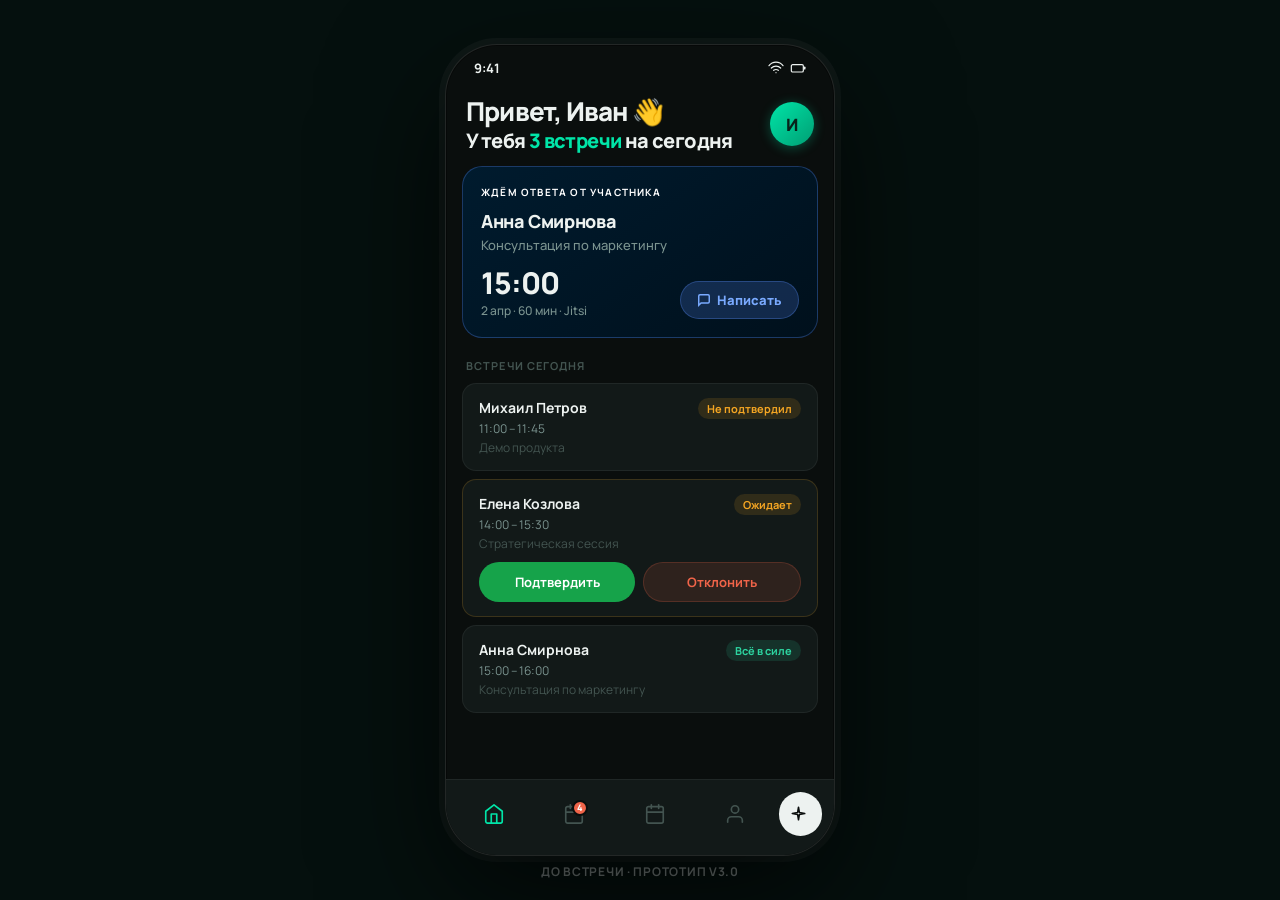
<file: design/prototype_v3_blue.html>
<!DOCTYPE html>
<html lang="ru">
<head>
<meta charset="UTF-8">
<meta name="viewport" content="width=device-width, initial-scale=1.0, maximum-scale=1.0">
<title>До встречи — прототип</title>
<link href="https://fonts.googleapis.com/css2?family=Manrope:wght@400;500;600;700;800&display=swap" rel="stylesheet">
<style>
*,*::before,*::after{margin:0;padding:0;box-sizing:border-box;-webkit-tap-highlight-color:transparent}
:root{
  --bg:#0A0E0D;--s1:#121918;--s2:#182020;--s3:#1F2A29;--s4:#263330;
  --a:#00E5A8;--ad:rgba(0,229,168,.14);--as:rgba(0,229,168,.07);
  --t1:#EDF2F0;--t2:#7B9490;--t3:#435450;
  --green:#2DD4A0;--gs:rgba(45,212,160,.13);
  --amber:#F5A623;--ams:rgba(245,166,35,.13);
  --red:#F06449;--rs:rgba(240,100,73,.13);
  --b1:rgba(255,255,255,.06);--b2:rgba(255,255,255,.1);
  --r1:8px;--r2:14px;--r3:20px;--r4:28px;--rf:999px;
  --font:'Manrope',system-ui,sans-serif;
}
html,body{height:100%;background:#05100E}
body{font-family:var(--font);display:flex;align-items:center;justify-content:center;padding:32px 16px;min-height:100vh}

/* ── PHONE SHELL ── */
.shell{
  width:390px;height:812px;
  background:var(--bg);
  border-radius:52px;
  overflow:hidden;
  position:relative;
  border:1.5px solid rgba(255,255,255,.1);
  box-shadow:0 40px 120px rgba(0,0,0,.7),0 0 0 6px rgba(255,255,255,.04),inset 0 0 0 1px rgba(0,0,0,.4);
  display:flex;flex-direction:column;
  flex-shrink:0;
}
.status-bar{
  display:flex;align-items:center;justify-content:space-between;
  padding:14px 28px 0;font-size:13px;font-weight:700;color:var(--t1);
  flex-shrink:0;z-index:50;position:relative;
}
.sb-right{display:flex;align-items:center;gap:6px}
.sb-icon{width:16px;height:16px;display:flex;align-items:center;justify-content:center}
.sb-icon svg{width:16px;height:16px;stroke:var(--t1);fill:none;stroke-width:1.8;stroke-linecap:round;stroke-linejoin:round}

/* ── SCREENS ── */
.screens{flex:1;position:relative;overflow:hidden}
.screen{
  position:absolute;inset:0;
  overflow-y:auto;overflow-x:hidden;
  scrollbar-width:none;
  display:flex;flex-direction:column;
  transform:translateX(100%);
  transition:transform .28s cubic-bezier(.4,0,.2,1);
  will-change:transform;
}
.screen::-webkit-scrollbar{display:none}
.screen.active{transform:translateX(0)}
.screen.prev{transform:translateX(-30%)}

/* ── NAV BAR ── */
.navbar{
  flex-shrink:0;height:76px;
  background:var(--s1);
  border-top:1px solid var(--b1);
  display:flex;align-items:center;
  padding:0 8px 8px;
  position:relative;z-index:40;
}
.nav-item{
  flex:1;display:flex;flex-direction:column;align-items:center;
  gap:4px;padding:8px 4px;border-radius:14px;cursor:pointer;
  transition:background .15s;
}
.nav-item:active{background:var(--as)}
.nav-item svg{width:22px;height:22px;stroke:var(--t3);fill:none;stroke-width:1.8;stroke-linecap:round;stroke-linejoin:round;transition:stroke .15s}
.nav-label{font-size:10px;font-weight:700;color:var(--t3);letter-spacing:.01em;transition:color .15s}
.nav-item.on svg{stroke:var(--a)}
.nav-item.on .nav-label{color:var(--a)}
.nav-dot{width:4px;height:4px;border-radius:50%;background:var(--a);opacity:0;transition:opacity .15s}
.nav-item.on .nav-dot{opacity:1}
.nav-cta-wrap{padding:0 4px}
.nav-cta{
  display:flex;align-items:center;gap:7px;
  background:var(--t1);color:#0A0E0D;
  border:none;border-radius:var(--rf);
  padding:0 16px 0 12px;height:44px;
  font-family:var(--font);font-size:13px;font-weight:800;
  cursor:pointer;white-space:nowrap;
  transition:all .15s;
}
.nav-cta:active{transform:scale(.95);background:#cde8e3}
.nav-cta svg{width:15px;height:15px;stroke:currentColor;fill:none;stroke-width:2.5;stroke-linecap:round}

/* ── COMMON COMPONENTS ── */
.page-head{padding:20px 20px 0;flex-shrink:0}
.page-title{font-size:26px;font-weight:800;color:var(--t1);letter-spacing:-.03em;line-height:1.1}
.page-sub{font-size:13px;color:var(--t2);margin-top:4px;font-weight:500}

.inner-header{
  display:flex;align-items:center;gap:10px;
  padding:14px 16px;
  background:var(--s1);
  border-bottom:1px solid var(--b1);
  flex-shrink:0;position:sticky;top:0;z-index:30;
}
.back-btn{
  display:flex;align-items:center;gap:3px;
  background:var(--s2);border:none;border-radius:var(--rf);
  padding:7px 12px 7px 8px;font-family:var(--font);
  font-size:13px;font-weight:700;color:var(--t2);cursor:pointer;
  transition:all .12s;
}
.back-btn:active{background:var(--s3);color:var(--t1)}
.back-btn svg{width:16px;height:16px;stroke:currentColor;fill:none;stroke-width:2.5;stroke-linecap:round}
.inner-title{font-size:16px;font-weight:700;color:var(--t1);flex:1}
.inner-action{
  background:none;border:none;font-family:var(--font);
  font-size:14px;font-weight:700;color:var(--a);cursor:pointer;padding:4px 0;
}

.section-head{
  display:flex;align-items:center;justify-content:space-between;
  padding:0 20px;margin:20px 0 10px;
}
.section-label{font-size:11px;font-weight:700;text-transform:uppercase;letter-spacing:.1em;color:var(--t3)}
.section-action{font-size:12px;font-weight:700;color:var(--a);background:none;border:none;font-family:var(--font);cursor:pointer}

/* Badges */
.badge{display:inline-flex;align-items:center;gap:4px;padding:3px 9px;border-radius:var(--rf);font-size:11px;font-weight:700}
.bd{width:5px;height:5px;border-radius:50%;background:currentColor}
.b-green{background:var(--gs);color:var(--green)}
.b-amber{background:var(--ams);color:var(--amber)}
.b-red{background:var(--rs);color:var(--red)}
.b-muted{background:var(--s3);color:var(--t3)}
.b-blue{background:rgba(91,142,255,.13);color:#7aaaff}

/* Meeting row card */
.meet-card{
  display:flex;align-items:center;gap:12px;
  padding:14px 16px;background:var(--s1);
  border-radius:var(--r2);margin:0 16px 8px;
  border:1px solid var(--b1);cursor:pointer;
  transition:all .14s;
}
.meet-card:active{background:var(--s2);transform:scale(.99)}
.meet-av{
  width:44px;height:44px;border-radius:12px;
  background:var(--s3);display:flex;align-items:center;justify-content:center;
  font-size:14px;font-weight:800;color:var(--a);flex-shrink:0;
  border:1px solid var(--b1);letter-spacing:-.02em;
}
.meet-info{flex:1;min-width:0}
.meet-name{font-size:14px;font-weight:700;color:var(--t1);white-space:nowrap;overflow:hidden;text-overflow:ellipsis}
.meet-meta{font-size:12px;color:var(--t2);margin-top:3px;display:flex;align-items:center;gap:5px;font-weight:500}
.meta-dot{width:3px;height:3px;border-radius:50%;background:var(--t3);flex-shrink:0}

/* Link card */
.link-card{
  background:var(--s1);border-radius:var(--r3);
  border:1px solid var(--b1);margin:0 16px 10px;
  overflow:hidden;cursor:pointer;transition:all .14s;
}
.link-card:active{background:var(--s2)}
.link-card-body{padding:16px 16px 0}
.lc-header{display:flex;justify-content:space-between;align-items:flex-start;margin-bottom:10px}
.lc-name{font-size:16px;font-weight:700;color:var(--t1)}
.lc-pills{display:flex;gap:5px;flex-wrap:wrap;margin-bottom:14px}
.lc-pill{padding:3px 9px;background:var(--s3);border-radius:var(--rf);font-size:11px;font-weight:600;color:var(--t2)}
.lc-footer{display:flex;align-items:center;justify-content:space-between;padding:11px 16px;border-top:1px solid var(--b1)}
.lc-url{font-size:11px;color:var(--t3);font-weight:500;letter-spacing:.01em}
.lc-btns{display:flex;gap:6px}
.lc-btn{display:flex;align-items:center;gap:4px;padding:6px 11px;border-radius:var(--rf);font-size:11px;font-weight:700;border:none;cursor:pointer;font-family:var(--font);transition:all .12s}
.lc-btn:active{transform:scale(.95)}
.lc-share{background:var(--ad);color:var(--a)}
.lc-copy{background:var(--s3);color:var(--t2)}
.lc-btn svg{width:11px;height:11px;stroke:currentColor;fill:none;stroke-width:2.5;stroke-linecap:round}

/* Stat mini grid */
.stat-grid{display:grid;grid-template-columns:1fr 1fr;gap:8px;padding:0 16px}
.stat-card{background:var(--s1);border-radius:var(--r2);padding:14px;border:1px solid var(--b1)}
.stat-val{font-size:28px;font-weight:800;color:var(--t1);line-height:1;letter-spacing:-.03em}
.stat-val.ac{color:var(--a)}
.stat-lbl{font-size:11px;color:var(--t2);margin-top:5px;font-weight:600;letter-spacing:.01em}

/* Next meeting hero */
.hero-card{
  margin:14px 16px 0;
  background:linear-gradient(145deg,#0E2B24 0%,#091A16 100%);
  border-radius:var(--r3);padding:18px;
  border:1px solid rgba(0,229,168,.18);
}
.hero-label{font-size:10px;font-weight:700;text-transform:uppercase;letter-spacing:.12em;color:var(--a);margin-bottom:10px}
.hero-name{font-size:18px;font-weight:800;color:var(--t1);letter-spacing:-.02em}
.hero-type{font-size:13px;color:var(--t2);margin-top:3px;font-weight:500}
.hero-footer{display:flex;align-items:flex-end;justify-content:space-between;margin-top:14px}
.hero-time{font-size:30px;font-weight:800;color:var(--t1);letter-spacing:-.03em;line-height:1}
.hero-date{font-size:12px;color:var(--t2);margin-top:4px;font-weight:500}
.hero-join{
  display:flex;align-items:center;gap:6px;
  background:var(--a);color:#07221A;
  border:none;border-radius:var(--rf);
  padding:9px 16px;font-family:var(--font);
  font-size:13px;font-weight:800;cursor:pointer;
  transition:all .15s;
}
.hero-join:active{transform:scale(.93)}
.hero-join svg{width:14px;height:14px;stroke:currentColor;fill:none;stroke-width:2.5;stroke-linecap:round}

/* Buttons */
.btn{
  width:100%;padding:15px;border-radius:var(--rf);
  font-family:var(--font);font-size:15px;font-weight:700;
  border:none;cursor:pointer;
  display:flex;align-items:center;justify-content:center;gap:8px;
  transition:all .15s;
}
.btn:active{transform:scale(.97)}
.btn svg{width:18px;height:18px;stroke:currentColor;fill:none;stroke-width:2.5;stroke-linecap:round;stroke-linejoin:round}
.btn-primary{background:var(--a);color:#07221A}
.btn-primary:active{background:#1AEDB5}
.btn-secondary{background:var(--s2);color:var(--t1);border:1px solid var(--b2)}
.btn-secondary:active{background:var(--s3)}
.btn-danger{background:var(--rs);color:var(--red);border:1px solid rgba(240,100,73,.2)}
.btn-danger:active{background:rgba(240,100,73,.22)}
.btn-disabled{background:var(--s2);color:var(--t3);border:1px solid var(--b1);cursor:not-allowed;opacity:.5}

/* Input */
.inp-wrap{margin-bottom:14px}
.inp-label{font-size:12px;font-weight:700;color:var(--t2);margin-bottom:6px;letter-spacing:.02em;text-transform:uppercase}
.inp{
  width:100%;background:var(--s2);border:1px solid var(--b1);
  border-radius:var(--r2);padding:0 14px;height:50px;
  font-family:var(--font);font-size:14px;color:var(--t1);
  outline:none;transition:border .15s;
  -webkit-appearance:none;
}
.inp::placeholder{color:var(--t3)}
.inp:focus{border-color:var(--a);box-shadow:0 0 0 3px var(--as)}
textarea.inp{height:auto;padding:13px 14px;resize:none;line-height:1.6}

/* Chips */
.chips{display:flex;flex-wrap:wrap;gap:7px}
.chip{
  padding:0 14px;height:37px;
  border-radius:var(--rf);font-size:13px;font-weight:700;
  background:var(--s2);color:var(--t2);
  border:1px solid var(--b1);cursor:pointer;
  transition:all .12s;display:flex;align-items:center;
  white-space:nowrap;
}
.chip:active{transform:scale(.95)}
.chip.on{background:var(--ad);color:var(--a);border-color:rgba(0,229,168,.25)}
.chip-day{width:40px;height:40px;padding:0;border-radius:var(--r1);font-size:12px;justify-content:center}

/* Toggle row */
.tog-row{
  display:flex;align-items:center;justify-content:space-between;
  padding:14px 0;border-bottom:1px solid var(--b1);
}
.tog-row:last-child{border-bottom:none}
.tog-info{flex:1}
.tog-title{font-size:14px;font-weight:700;color:var(--t1)}
.tog-sub{font-size:12px;color:var(--t2);margin-top:2px;font-weight:500}
.tog{
  width:48px;height:28px;border-radius:var(--rf);
  background:var(--s3);border:1px solid var(--b2);
  position:relative;cursor:pointer;transition:background .2s;flex-shrink:0;
}
.tog.on{background:var(--a);border-color:transparent}
.tog::after{
  content:'';position:absolute;width:22px;height:22px;
  border-radius:50%;background:#fff;top:2px;left:2px;
  transition:transform .2s cubic-bezier(.34,1.56,.64,1);
  box-shadow:0 1px 4px rgba(0,0,0,.3);
}
.tog.on::after{transform:translateX(20px)}

/* Settings rows */
.settings-group{background:var(--s1);border-radius:var(--r3);border:1px solid var(--b1);overflow:hidden;margin-bottom:8px}
.set-row{
  display:flex;align-items:center;gap:12px;padding:13px 16px;
  border-bottom:1px solid var(--b1);cursor:pointer;transition:background .12s;
}
.set-row:last-child{border-bottom:none}
.set-row:active{background:var(--s2)}
.set-icon{width:32px;height:32px;border-radius:9px;display:flex;align-items:center;justify-content:center;flex-shrink:0}
.set-icon svg{width:17px;height:17px;stroke:currentColor;fill:none;stroke-width:1.8;stroke-linecap:round;stroke-linejoin:round}
.si-a{background:var(--ad);color:var(--a)}
.si-am{background:var(--ams);color:var(--amber)}
.si-r{background:var(--rs);color:var(--red)}
.si-b{background:rgba(91,142,255,.15);color:#7aaaff}
.si-m{background:var(--s3);color:var(--t2)}
.set-content{flex:1}
.set-title{font-size:14px;font-weight:600;color:var(--t1)}
.set-sub{font-size:12px;color:var(--t2);margin-top:2px;font-weight:500}
.set-right{display:flex;align-items:center;gap:6px}
.set-val{font-size:13px;color:var(--t2);font-weight:500}
.chev svg{width:15px;height:15px;stroke:var(--t3);fill:none;stroke-width:2;stroke-linecap:round}

/* Calendar */
.cal-nav{display:flex;align-items:center;justify-content:space-between;padding:16px 20px 0}
.cal-month{font-size:17px;font-weight:800;color:var(--t1);letter-spacing:-.02em}
.cal-nav-btns{display:flex;gap:6px}
.cal-nav-btn{
  width:32px;height:32px;border-radius:var(--r1);
  background:var(--s2);border:1px solid var(--b1);
  color:var(--t1);font-size:15px;cursor:pointer;
  display:flex;align-items:center;justify-content:center;
  transition:all .12s;
}
.cal-nav-btn:active{background:var(--s3)}
.cal-grid{display:grid;grid-template-columns:repeat(7,1fr);gap:3px;padding:12px 16px}
.cal-dh{font-size:9px;font-weight:700;text-align:center;color:var(--t3);padding:4px 0;text-transform:uppercase;letter-spacing:.06em}
.cal-cell{aspect-ratio:1;border-radius:var(--r1);display:flex;flex-direction:column;align-items:center;justify-content:center;cursor:pointer;transition:all .12s;position:relative}
.cal-cell:active{transform:scale(.88)}
.cn{font-size:13px;font-weight:700}
.cs{font-size:7px;font-weight:700;margin-top:1px}
.c-free{background:var(--gs)}.c-free .cn{color:var(--green)}.c-free .cs{color:var(--green);opacity:.8}
.c-busy{background:var(--rs)}.c-busy .cn{color:var(--red)}.c-busy .cs{color:var(--red);opacity:.8}
.c-part{background:var(--ams)}.c-part .cn{color:var(--amber)}.c-part .cs{color:var(--amber);opacity:.8}
.c-past{background:transparent}.c-past .cn{color:var(--t3)}.c-past .cs{color:var(--t3)}
.c-today{outline:2px solid var(--a);outline-offset:-2px}
.cal-empty{aspect-ratio:1}
.cal-legend{display:flex;gap:12px;justify-content:center;padding:0 16px 16px}
.leg{display:flex;align-items:center;gap:5px;font-size:10px;color:var(--t3);font-weight:600}
.leg-dot{width:8px;height:8px;border-radius:2px}

/* Slot panel */
.slot-panel{padding:16px;border-top:1px solid var(--b1)}
.slot-panel-title{font-size:15px;font-weight:700;color:var(--t1);margin-bottom:3px}
.slot-panel-sub{font-size:12px;color:var(--t2);margin-bottom:14px;font-weight:500}
.slots-grid{display:grid;grid-template-columns:repeat(3,1fr);gap:7px;margin-bottom:14px}
.slot{
  height:50px;border-radius:var(--r2);display:flex;align-items:center;justify-content:center;
  font-size:14px;font-weight:700;cursor:pointer;transition:all .13s;border:1.5px solid transparent;
}
.slot:active{transform:scale(.94)}
.s-free{background:var(--gs);color:var(--green);border-color:rgba(45,212,160,.15)}
.s-free:active{background:rgba(45,212,160,.2)}
.s-taken{background:var(--s2);color:var(--t3);cursor:not-allowed}
.s-sel{background:var(--a);color:#07221A;box-shadow:0 3px 14px rgba(0,229,168,.3)}

/* Wizard progress */
.wiz-progress{display:flex;gap:5px;padding:16px 20px 0}
.wiz-step{height:3px;border-radius:var(--rf);flex:1;background:var(--s3);transition:background .3s}
.wiz-step.done{background:var(--a)}
.wiz-step.cur{background:var(--a);opacity:.5}

/* Tab pills */
.tab-pills{display:flex;gap:6px;padding:12px 16px;overflow-x:auto;scrollbar-width:none;flex-shrink:0}
.tab-pills::-webkit-scrollbar{display:none}
.tab-pill{
  flex-shrink:0;padding:0 14px;height:32px;border-radius:var(--rf);
  font-size:12px;font-weight:700;cursor:pointer;
  background:var(--s2);color:var(--t2);border:1px solid var(--b1);
  display:flex;align-items:center;gap:5px;transition:all .12s;
}
.tab-pill:active{transform:scale(.95)}
.tab-pill.on{background:var(--ad);color:var(--a);border-color:rgba(0,229,168,.2)}
.tab-count{background:var(--ams);color:var(--amber);padding:1px 5px;border-radius:var(--rf);font-size:10px}

/* Bottom sheet overlay */
.overlay{
  position:absolute;inset:0;
  background:rgba(0,0,0,.55);
  backdrop-filter:blur(6px);
  z-index:60;
  display:none;flex-direction:column;justify-content:flex-end;
}
.overlay.show{display:flex;animation:fadein .2s}
@keyframes fadein{from{opacity:0}to{opacity:1}}
.sheet{
  background:var(--s1);border-radius:var(--r4) var(--r4) 0 0;
  border:1px solid var(--b1);border-bottom:none;
  padding:0 0 20px;
  animation:slideup .28s cubic-bezier(.4,0,.2,1);
}
@keyframes slideup{from{transform:translateY(100%)}to{transform:translateY(0)}}
.sheet-handle{width:36px;height:4px;border-radius:var(--rf);background:var(--s3);margin:12px auto 16px}
.sheet-title{font-size:18px;font-weight:800;color:var(--t1);padding:0 20px;letter-spacing:-.02em;margin-bottom:6px}
.sheet-sub{font-size:13px;color:var(--t2);padding:0 20px 16px;border-bottom:1px solid var(--b1);margin-bottom:14px;font-weight:500;line-height:1.5}
.sheet-body{padding:0 16px}
.sheet-actions{display:flex;gap:8px;padding:0 16px;margin-top:8px}
.sheet-actions .btn{font-size:14px;padding:13px}

/* Profile */
.profile-head{display:flex;flex-direction:column;align-items:center;padding:24px 20px 20px}
.profile-av{
  width:72px;height:72px;border-radius:var(--r3);
  background:linear-gradient(135deg,var(--a),#009E73);
  display:flex;align-items:center;justify-content:center;
  font-size:28px;font-weight:800;color:#07221A;
  margin-bottom:12px;
}
.profile-name{font-size:22px;font-weight:800;color:var(--t1);letter-spacing:-.02em}
.profile-sub{font-size:13px;color:var(--t2);margin-top:4px;font-weight:500}

/* Empty state */
.empty-state{display:flex;flex-direction:column;align-items:center;text-align:center;padding:48px 28px}
.empty-icon{width:64px;height:64px;border-radius:var(--r3);background:var(--s2);display:flex;align-items:center;justify-content:center;margin-bottom:16px;border:1px solid var(--b1)}
.empty-icon svg{width:28px;height:28px;stroke:var(--t3);fill:none;stroke-width:1.5;stroke-linecap:round;stroke-linejoin:round}
.empty-title{font-size:17px;font-weight:800;color:var(--t1);margin-bottom:6px;letter-spacing:-.01em}
.empty-desc{font-size:13px;color:var(--t2);line-height:1.6;max-width:220px;margin-bottom:20px;font-weight:500}

/* Notif badge */
.notif-badge{
  position:absolute;top:-3px;right:-3px;
  width:16px;height:16px;border-radius:50%;
  background:var(--red);color:#fff;
  font-size:9px;font-weight:800;
  display:flex;align-items:center;justify-content:center;
  border:2px solid var(--bg);
}

/* Scroll content fill */
.scroll-fill{padding-bottom:24px}

/* Success screen */
.success-hero{
  display:flex;flex-direction:column;align-items:center;
  padding:40px 20px 24px;text-align:center;
}
.success-icon{
  width:80px;height:80px;border-radius:50%;
  background:var(--gs);
  display:flex;align-items:center;justify-content:center;
  margin-bottom:20px;
  border:2px solid rgba(45,212,160,.3);
}
.success-icon svg{width:36px;height:36px;stroke:var(--green);fill:none;stroke-width:2.5;stroke-linecap:round;stroke-linejoin:round}
.success-title{font-size:24px;font-weight:800;color:var(--t1);letter-spacing:-.02em;margin-bottom:6px}
.success-sub{font-size:14px;color:var(--t2);font-weight:500;line-height:1.6}

/* Detail rows */
.detail-card{background:var(--s1);border-radius:var(--r3);border:1px solid var(--b1);padding:16px;margin:0 16px 10px}
.detail-row{padding:10px 0;border-bottom:1px solid var(--b1);display:flex;flex-direction:column;gap:3px}
.detail-row:last-child{border-bottom:none}
.dr-label{font-size:10px;font-weight:700;text-transform:uppercase;letter-spacing:.1em;color:var(--t3)}
.dr-val{font-size:14px;font-weight:600;color:var(--t1)}
.dr-val.link{color:var(--a)}

/* Group title */
.group-title{font-size:11px;font-weight:700;text-transform:uppercase;letter-spacing:.1em;color:var(--t3);padding:16px 20px 8px}

/* Misc */
.flex{display:flex}.items-center{align-items:center}.justify-between{justify-content:space-between}
.px-4{padding-left:16px;padding-right:16px}.mt-1{margin-top:4px}.mt-2{margin-top:8px}.mt-3{margin-top:12px}.mt-4{margin-top:16px}
.pb-6{padding-bottom:24px}
.w-full{width:100%}

/* Outer layout hint */
.outer-label{
  position:fixed;bottom:20px;left:50%;transform:translateX(-50%);
  font-family:var(--font);font-size:12px;font-weight:700;
  color:rgba(255,255,255,.25);letter-spacing:.06em;text-transform:uppercase;
  white-space:nowrap;pointer-events:none;
}
/* Slider */
input[type=range]{-webkit-appearance:none;appearance:none;height:4px;border-radius:999px;outline:none;cursor:pointer;width:100%}
input[type=range]::-webkit-slider-thumb{-webkit-appearance:none;width:22px;height:22px;border-radius:50%;background:var(--a);cursor:pointer;box-shadow:0 2px 8px rgba(0,229,168,.4);border:2px solid var(--bg)}
input[type=range]::-moz-range-thumb{width:22px;height:22px;border-radius:50%;background:var(--a);cursor:pointer;border:2px solid var(--bg)}

/* Inline edit overlay */
.ieo{position:absolute;inset:0;background:rgba(0,0,0,.6);backdrop-filter:blur(4px);z-index:80;display:none;align-items:center;justify-content:center}
.ieo.show{display:flex;animation:fadein .15s}
.ieo-box{background:var(--s1);border-radius:20px;padding:20px;width:250px;border:1px solid var(--b1)}
.ieo-title{font-size:11px;font-weight:700;color:var(--t2);margin-bottom:12px;text-transform:uppercase;letter-spacing:.06em}
.ieo-inp{width:100%;background:var(--s2);border:1.5px solid var(--a);border-radius:8px;padding:0 12px;height:48px;font-family:var(--font);font-size:22px;font-weight:800;color:var(--t1);outline:none;text-align:center}
.ieo-sfx{font-size:13px;color:var(--t2);text-align:center;margin-top:5px}
.ieo-btns{display:flex;gap:8px;margin-top:14px}
.ieo-ok{flex:1;background:var(--a);color:#07221A;border:none;border-radius:999px;padding:11px;font-family:var(--font);font-size:14px;font-weight:700;cursor:pointer}
.ieo-cancel{flex:1;background:var(--s3);color:var(--t2);border:none;border-radius:999px;padding:11px;font-family:var(--font);font-size:14px;font-weight:700;cursor:pointer}

@media(max-width:500px){body{padding:0;align-items:flex-start}.shell{width:100%;height:100vh;border-radius:0;border:none}}
</style>
</head>
<body>

<div class="shell">
  <!-- Status Bar -->
  <div class="status-bar">
    <span>9:41</span>
    <div class="sb-right">
      <div class="sb-icon"><svg viewBox="0 0 24 24"><path d="M1.5 8.5a13 13 0 0 1 21 0M5 12a10 10 0 0 1 14 0M8.5 15.5a6 6 0 0 1 7 0M12 19h.01"/></svg></div>
      <div class="sb-icon"><svg viewBox="0 0 24 24"><rect x="2" y="7" width="18" height="11" rx="2"/><path d="M22 11v2" stroke-width="2.5"/></svg></div>
    </div>
  </div>

  <!-- Screens -->
  <div class="screens" id="screens">

    <!-- ═══════════════════════════════
         HOME
    ════════════════════════════════ -->
    <div class="screen active" id="s-home">
      <div class="page-head flex justify-between items-center">
        <div>
          <div class="page-title">Привет, Иван <span style="font-weight:400">👋</span></div>
          <div class="page-title" style="margin-top:4px;font-size:20px">У тебя <span style="color:var(--a)">3 встречи</span> на сегодня</div>
        </div>
        <div onclick="navTab('s-profile','nav-profile')" style="width:44px;height:44px;border-radius:50%;background:linear-gradient(135deg,var(--a),#009E73);display:flex;align-items:center;justify-content:center;font-size:17px;font-weight:800;color:#07221A;flex-shrink:0;cursor:pointer;box-shadow:0 2px 12px rgba(0,229,168,.3)">И</div>
      </div>

      <!-- Hero: Confirmed -->
      <div class="hero-card" id="hero-confirmed" style="display:none">
        <div class="hero-label">Ближайшая встреча</div>
        <div class="hero-name">Анна Смирнова</div>
        <div class="hero-type">Консультация по маркетингу</div>
        <div class="hero-footer">
          <div><div class="hero-time">15:00</div><div class="hero-date">2 апр · 60 мин · Jitsi</div></div>
          <button class="hero-join" onclick="nav('s-meet-detail')">
            <svg viewBox="0 0 24 24"><path d="M15 10l4.553-2.069A1 1 0 0 1 21 8.868v6.264a1 1 0 0 1-1.447.9L15 14M3 8a2 2 0 0 1 2-2h8a2 2 0 0 1 2 2v8a2 2 0 0 1-2 2H5a2 2 0 0 1-2-2V8z"/></svg>
            Подключиться
          </button>
        </div>
      </div>
      <!-- Hero: Unconfirmed < 1hr → orange -->
      <div id="hero-unconfirmed" style="display:none;margin:14px 16px 0;background:linear-gradient(145deg,#2B1200,#1A0B00);border-radius:var(--r3);padding:18px;border:1px solid rgba(245,166,35,.3)">
        <div style="font-size:10px;font-weight:700;text-transform:uppercase;letter-spacing:.12em;color:var(--amber);margin-bottom:10px">▲ До встречи осталось меньше часа</div>
        <div style="display:flex;align-items:center;justify-content:space-between;gap:10px">
          <div style="flex:1;min-width:0">
            <div class="hero-name">Анна Смирнова</div>
            <div class="hero-type">Консультация по маркетингу</div>
          </div>
          <div class="hero-time" style="flex-shrink:0">15:00</div>
        </div>
        <div style="display:flex;gap:8px;margin-top:14px">
          <button onclick="confirmMeeting()" style="flex:1;background:#16A34A;color:#fff;border:none;border-radius:var(--rf);padding:12px;font-family:var(--font);font-size:14px;font-weight:700;cursor:pointer">Подтвердить</button>
          <button onclick="showSheet('sheet-cancel')" style="flex:1;background:var(--rs);color:var(--red);border:1px solid rgba(240,100,73,.2);border-radius:var(--rf);padding:12px;font-family:var(--font);font-size:14px;font-weight:700;cursor:pointer">Отменить</button>
        </div>
      </div>
      <!-- Hero: Org confirmed, waiting for user → blue -->
      <div id="hero-org-waiting" style="display:block;margin:14px 16px 0;background:linear-gradient(145deg,#001B2E,#00101C);border-radius:var(--r3);padding:18px;border:1px solid rgba(91,142,255,.3)">
        <div style="font-size:10px;font-weight:700;text-transform:uppercase;letter-spacing:.12em;color:#fff;margin-bottom:10px">Ждём ответа от участника</div>
        <div class="hero-name">Анна Смирнова</div>
        <div class="hero-type">Консультация по маркетингу</div>
        <div class="hero-footer">
          <div><div class="hero-time">15:00</div><div class="hero-date">2 апр · 60 мин · Jitsi</div></div>
          <button class="hero-join" style="background:rgba(91,142,255,.2);color:#7aaaff;border:1px solid rgba(91,142,255,.3)" onclick="window.open('https://t.me/anna_smirnova','_blank')">
            <svg viewBox="0 0 24 24"><path d="M21 15a2 2 0 0 1-2 2H7l-4 4V5a2 2 0 0 1 2-2h14a2 2 0 0 1 2 2z"/></svg>
            Написать
          </button>
        </div>
      </div>

      <div class="section-head mt-4" style="margin-top:20px">
        <div class="section-label">Встречи сегодня</div>
      </div>
      <!-- 11:00 — Михаил Петров -->
      <div style="background:var(--s1);border-radius:var(--r2);margin:0 16px 8px;border:1px solid var(--b1);padding:14px 16px;cursor:pointer" onclick="nav('s-meet-pending')">
        <div style="display:flex;align-items:flex-start;justify-content:space-between">
          <div><div style="font-size:14px;font-weight:700;color:var(--t1)">Михаил Петров</div><div style="font-size:12px;color:var(--t2);margin-top:3px">11:00 – 11:45</div><div style="font-size:12px;color:var(--t3);margin-top:2px">Демо продукта</div></div>
          <span class="badge b-amber" style="flex-shrink:0;margin-left:12px">Не подтвердил</span>
        </div>
      </div>
      <!-- 14:00 — Елена Козлова -->
      <div style="background:var(--s1);border-radius:var(--r2);margin:0 16px 8px;border:1px solid rgba(245,166,35,.18);padding:14px 16px">
        <div style="display:flex;align-items:flex-start;justify-content:space-between;margin-bottom:10px">
          <div><div style="font-size:14px;font-weight:700;color:var(--t1)">Елена Козлова</div><div style="font-size:12px;color:var(--t2);margin-top:3px">14:00 – 15:30</div><div style="font-size:12px;color:var(--t3);margin-top:2px">Стратегическая сессия</div></div>
          <span class="badge b-amber" style="flex-shrink:0;margin-left:12px">Ожидает</span>
        </div>
        <div style="display:flex;gap:8px">
          <button onclick="confirmMeeting()" style="flex:1;height:40px;background:#16A34A;color:#fff;border:none;border-radius:var(--rf);font-family:var(--font);font-size:13px;font-weight:700;cursor:pointer">Подтвердить</button>
          <button onclick="showSheet('sheet-cancel')" style="flex:1;height:40px;background:var(--rs);color:var(--red);border:1px solid rgba(240,100,73,.2);border-radius:var(--rf);font-family:var(--font);font-size:13px;font-weight:700;cursor:pointer">Отклонить</button>
        </div>
      </div>
      <!-- 15:00 — Анна Смирнова -->
      <div style="background:var(--s1);border-radius:var(--r2);margin:0 16px 8px;border:1px solid var(--b1);padding:14px 16px;cursor:pointer" onclick="nav('s-meet-detail')">
        <div style="display:flex;align-items:flex-start;justify-content:space-between">
          <div><div style="font-size:14px;font-weight:700;color:var(--t1)">Анна Смирнова</div><div style="font-size:12px;color:var(--t2);margin-top:3px">15:00 – 16:00</div><div style="font-size:12px;color:var(--t3);margin-top:2px">Консультация по маркетингу</div></div>
          <span class="badge b-green" style="flex-shrink:0;margin-left:12px">Всё в силе</span>
        </div>
      </div>
      <div class="scroll-fill"></div>
    </div>

    <!-- ═══════════════════════════════
         MEETINGS
    ════════════════════════════════ -->
    <div class="screen" id="s-meetings">
      <div class="page-head" style="padding-bottom:4px">
        <div style="display:flex;align-items:center;justify-content:space-between">
          <div class="page-title">Встречи</div>
          <div style="position:relative">
            <button id="group-btn" onclick="toggleGroupMenu()" style="display:flex;align-items:center;gap:5px;background:var(--s2);border:1px solid var(--b1);border-radius:var(--rf);padding:6px 12px;font-family:var(--font);font-size:12px;font-weight:700;color:var(--t2);cursor:pointer">
              <span id="group-label">По дате</span>
              <svg width="12" height="12" viewBox="0 0 24 24" fill="none" stroke="currentColor" stroke-width="2.5" stroke-linecap="round"><polyline points="6 9 12 15 18 9"/></svg>
            </button>
            <div id="group-menu" style="display:none;position:absolute;right:0;top:calc(100% + 6px);background:var(--s1);border:1px solid var(--b1);border-radius:var(--r2);overflow:hidden;z-index:20;min-width:150px;box-shadow:0 8px 24px rgba(0,0,0,.5)">
              <div onclick="switchMeetGroup('date')" class="group-menu-item" style="padding:11px 16px;font-size:13px;font-weight:600;color:var(--a);cursor:pointer;display:flex;align-items:center;gap:8px;background:var(--as)">
                <svg width="14" height="14" viewBox="0 0 24 24" fill="none" stroke="currentColor" stroke-width="2" stroke-linecap="round"><rect x="3" y="4" width="18" height="18" rx="2"/><line x1="3" y1="10" x2="21" y2="10"/></svg>По дате
              </div>
              <div onclick="switchMeetGroup('format')" class="group-menu-item" style="padding:11px 16px;font-size:13px;font-weight:600;color:var(--t1);cursor:pointer;border-top:1px solid var(--b1);display:flex;align-items:center;gap:8px">
                <svg width="14" height="14" viewBox="0 0 24 24" fill="none" stroke="currentColor" stroke-width="2" stroke-linecap="round"><path d="M10 13a5 5 0 0 0 7.54.54l3-3a5 5 0 0 0-7.07-7.07l-1.72 1.71"/><path d="M14 11a5 5 0 0 0-7.54-.54l-3 3a5 5 0 0 0 7.07 7.07l1.71-1.71"/></svg>По расписаниям
              </div>
            </div>
          </div>
        </div>
      </div>
      <div class="tab-pills" style="padding-top:8px">
        <div class="tab-pill on" id="mtab-confirm" onclick="switchMeetStatus('confirm',this)">Нужно подтвердить <span class="tab-count">4</span></div>
        <div class="tab-pill" id="mtab-all" onclick="switchMeetStatus('all',this)">Все</div>
        <div class="tab-pill" id="mtab-noans" onclick="switchMeetStatus('noans',this)">Нет ответа</div>
        <div class="tab-pill" id="mtab-ok" onclick="switchMeetStatus('ok',this)">Всё в силе</div>
        <div class="tab-pill" id="mtab-cancel" onclick="switchMeetStatus('cancel',this)">Отмена</div>
        <div class="tab-pill" id="mtab-archive" onclick="switchMeetStatus('archive',this)">Архив</div>
      </div>
      <div id="meetings-list"></div>
      <div class="scroll-fill"></div>
    </div>

    <!-- ═══════════════════════════════
         MEETING DETAIL
    ════════════════════════════════ -->
    <div class="screen" id="s-meet-detail">
      <div class="inner-header">
        <button class="back-btn" onclick="back()">
          <svg viewBox="0 0 24 24"><polyline points="15 18 9 12 15 6"/></svg>
          Назад
        </button>
        <div class="inner-title">Встреча</div>
      </div>
      <div style="padding:20px 16px 0">
        <div class="flex items-center" style="gap:14px;margin-bottom:20px">
          <div style="width:56px;height:56px;border-radius:16px;background:var(--s3);display:flex;align-items:center;justify-content:center;font-size:18px;font-weight:800;color:var(--a);border:1px solid var(--b1)">АС</div>
          <div>
            <div style="font-size:20px;font-weight:800;color:var(--t1);letter-spacing:-.02em">Анна Смирнова</div>
            <div style="font-size:13px;color:var(--t2);margin-top:3px;font-weight:500">@anna_smirnova</div>
          </div>
        </div>
      </div>
      <div class="detail-card">
        <div class="detail-row">
          <div class="dr-label">Тип встречи</div>
          <div class="dr-val">Консультация по маркетингу</div>
        </div>
        <div class="detail-row">
          <div class="dr-label">Дата и время</div>
          <div class="dr-val">Сегодня, 2 апреля · 15:00 – 16:00</div>
        </div>
        <div class="detail-row">
          <div class="dr-label">Статус</div>
          <div class="dr-val"><span class="badge b-green" style="font-size:12px"><span class="bd"></span>Подтверждена</span></div>
        </div>
        <div class="detail-row">
          <div class="dr-label">Ссылка на встречу</div>
          <div style="display:flex;align-items:center;gap:8px;margin-top:4px">
            <div style="font-size:13px;font-weight:600;color:var(--a);flex:1">meet.jit.si/dovstrechi-a3b2</div>
            <button onclick="showSheet('sheet-share')" style="display:flex;align-items:center;gap:4px;padding:5px 10px;border-radius:999px;font-size:11px;font-weight:700;background:rgba(0,229,168,.14);color:var(--a);border:none;cursor:pointer;font-family:var(--font);flex-shrink:0">
              <svg width="11" height="11" viewBox="0 0 24 24" fill="none" stroke="currentColor" stroke-width="2.5" stroke-linecap="round"><circle cx="18" cy="5" r="3"/><circle cx="6" cy="12" r="3"/><circle cx="18" cy="19" r="3"/><line x1="8.59" y1="13.51" x2="15.42" y2="17.49"/><line x1="15.41" y1="6.51" x2="8.59" y2="10.49"/></svg>
              Поделиться
            </button>
          </div>
        </div>
        <div class="detail-row">
          <div class="dr-label">Контакт</div>
          <div class="dr-val">@anna_smirnova · Telegram</div>
        </div>
      </div>
      <div style="padding:0 16px;display:flex;flex-direction:column;gap:8px">
        <button class="btn btn-primary">
          <svg viewBox="0 0 24 24"><path d="M15 10l4.553-2.069A1 1 0 0 1 21 8.868v6.264a1 1 0 0 1-1.447.9L15 14M3 8a2 2 0 0 1 2-2h8a2 2 0 0 1 2 2v8a2 2 0 0 1-2 2H5a2 2 0 0 1-2-2V8z"/></svg>
          Открыть Jitsi Meet
        </button>
        <button class="btn btn-danger" onclick="showSheet('sheet-cancel')">
          Отменить встречу
        </button>
      </div>
      <div class="scroll-fill"></div>
    </div>

    <!-- ═══════════════════════════════
         MEET DETAIL — PENDING
    ════════════════════════════════ -->
    <div class="screen" id="s-meet-pending">
      <div class="inner-header">
        <button class="back-btn" onclick="back()">
          <svg viewBox="0 0 24 24"><polyline points="15 18 9 12 15 6"/></svg>
          Назад
        </button>
        <div class="inner-title">Встреча</div>
      </div>
      <div style="padding:20px 16px 0">
        <div class="flex items-center" style="gap:14px;margin-bottom:20px">
          <div style="width:56px;height:56px;border-radius:16px;background:var(--s3);display:flex;align-items:center;justify-content:center;font-size:18px;font-weight:800;color:var(--amber);border:1px solid var(--b1)">МП</div>
          <div>
            <div style="font-size:20px;font-weight:800;color:var(--t1);letter-spacing:-.02em">Михаил Петров</div>
            <div style="font-size:13px;color:var(--t2);margin-top:3px;font-weight:500">@m_petrov</div>
          </div>
        </div>
      </div>
      <div class="detail-card">
        <div class="detail-row"><div class="dr-label">Тип встречи</div><div class="dr-val">Демо продукта</div></div>
        <div class="detail-row"><div class="dr-label">Дата и время</div><div class="dr-val">Завтра, 3 апреля · 11:00 – 11:45</div></div>
        <div class="detail-row"><div class="dr-label">Статус</div><div class="dr-val"><span class="badge b-amber"><span class="bd"></span>Ожидает подтверждения</span></div></div>
        <div class="detail-row"><div class="dr-label">Платформа</div><div class="dr-val">Zoom</div></div>
        <div class="detail-row"><div class="dr-label">Контакт</div><div class="dr-val">@m_petrov · Telegram</div></div>
      </div>
      <div style="padding:0 16px;display:flex;gap:8px">
        <button class="btn btn-primary" style="flex:1;padding:13px;font-size:14px" onclick="confirmMeeting()">
          <svg viewBox="0 0 24 24"><polyline points="20 6 9 17 4 12"/></svg>
          Подтвердить
        </button>
        <button class="btn btn-danger" style="flex:1;padding:13px;font-size:14px" onclick="showSheet('sheet-cancel')">Отклонить</button>
      </div>
      <div class="scroll-fill"></div>
    </div>

    <!-- ═══════════════════════════════
         LINKS (Типы встреч)
    ════════════════════════════════ -->
    <div class="screen" id="s-links">
      <div class="page-head">
        <div class="page-title">Расписания</div>
      </div>
      <div style="height:14px"></div>
      <!-- Create button inside Formats -->
      <div onclick="nav('s-create-1')" style="display:flex;align-items:center;gap:10px;padding:14px 16px;background:rgba(0,229,168,.1);border-radius:14px;margin:0 16px 14px;border:1.5px dashed rgba(0,229,168,.3);cursor:pointer;transition:all .14s">
        <svg width="18" height="18" viewBox="0 0 24 24" fill="none" stroke="var(--a)" stroke-width="2.5" stroke-linecap="round" style="flex-shrink:0"><line x1="12" y1="5" x2="12" y2="19"/><line x1="5" y1="12" x2="19" y2="12"/></svg>
        <span style="font-size:14px;font-weight:700;color:var(--a)">Создать расписание</span>
      </div>
      <div class="link-card" onclick="nav('s-link-detail')">
        <div class="link-card-body">
          <div class="lc-header">
            <div><div class="lc-name">Консультация по маркетингу</div></div>
            <span class="badge b-green"><span class="bd"></span>Активная</span>
          </div>
          <div class="lc-pills">
            <span class="lc-pill">60 мин</span><span class="lc-pill">Пн–Пт</span><span class="lc-pill">10:00–18:00</span><span class="lc-pill">Jitsi</span>
          </div>
        </div>
        <div class="lc-footer">
          <div class="lc-btns">
            <button class="lc-btn lc-copy" onclick="event.stopPropagation();copyToast()" title="Копировать ссылку" style="width:36px;height:36px;padding:0;justify-content:center">
              <svg viewBox="0 0 24 24"><rect x="9" y="9" width="13" height="13" rx="2"/><path d="M5 15H4a2 2 0 0 1-2-2V4a2 2 0 0 1 2-2h9a2 2 0 0 1 2 2v1"/></svg>
            </button>
            <button class="lc-btn lc-share" onclick="event.stopPropagation();showSheet('sheet-share')" title="Поделиться" style="width:36px;height:36px;padding:0;justify-content:center">
              <svg viewBox="0 0 24 24"><circle cx="18" cy="5" r="3"/><circle cx="6" cy="12" r="3"/><circle cx="18" cy="19" r="3"/><line x1="8.59" y1="13.51" x2="15.42" y2="17.49"/><line x1="15.41" y1="6.51" x2="8.59" y2="10.49"/></svg>
            </button>
          </div>
        </div>
      </div>
      <div class="link-card" onclick="nav('s-link-detail')">
        <div class="link-card-body">
          <div class="lc-header">
            <div><div class="lc-name">Демо продукта</div></div>
            <span class="badge b-green"><span class="bd"></span>Активная</span>
          </div>
          <div class="lc-pills">
            <span class="lc-pill">45 мин</span><span class="lc-pill">Пн–Чт</span><span class="lc-pill">11:00–17:00</span><span class="lc-pill">Zoom</span>
          </div>
        </div>
        <div class="lc-footer">
          <div class="lc-btns">
            <button class="lc-btn lc-copy" onclick="event.stopPropagation();copyToast()" title="Копировать ссылку" style="width:36px;height:36px;padding:0;justify-content:center">
              <svg viewBox="0 0 24 24"><rect x="9" y="9" width="13" height="13" rx="2"/><path d="M5 15H4a2 2 0 0 1-2-2V4a2 2 0 0 1 2-2h9a2 2 0 0 1 2 2v1"/></svg>
            </button>
            <button class="lc-btn lc-share" onclick="event.stopPropagation();showSheet('sheet-share')" title="Поделиться" style="width:36px;height:36px;padding:0;justify-content:center">
              <svg viewBox="0 0 24 24"><circle cx="18" cy="5" r="3"/><circle cx="6" cy="12" r="3"/><circle cx="18" cy="19" r="3"/><line x1="8.59" y1="13.51" x2="15.42" y2="17.49"/><line x1="15.41" y1="6.51" x2="8.59" y2="10.49"/></svg>
            </button>
          </div>
        </div>
      </div>
      <div class="link-card" style="opacity:.55">
        <div class="link-card-body">
          <div class="lc-header">
            <div><div class="lc-name">Стратегическая сессия</div></div>
            <span class="badge b-amber"><span class="bd"></span>Пауза</span>
          </div>
          <div class="lc-pills">
            <span class="lc-pill">90 мин</span><span class="lc-pill">Вт–Чт</span><span class="lc-pill">14:00–19:00</span>
          </div>
        </div>
        <div class="lc-footer">
          <div class="lc-btns">
            <button class="lc-btn lc-copy" onclick="event.stopPropagation();copyToast()" title="Копировать ссылку" style="width:36px;height:36px;padding:0;justify-content:center">
              <svg viewBox="0 0 24 24"><rect x="9" y="9" width="13" height="13" rx="2"/><path d="M5 15H4a2 2 0 0 1-2-2V4a2 2 0 0 1 2-2h9a2 2 0 0 1 2 2v1"/></svg>
            </button>
            <button class="lc-btn lc-share" onclick="event.stopPropagation();showSheet('sheet-share')" title="Поделиться" style="width:36px;height:36px;padding:0;justify-content:center">
              <svg viewBox="0 0 24 24"><circle cx="18" cy="5" r="3"/><circle cx="6" cy="12" r="3"/><circle cx="18" cy="19" r="3"/><line x1="8.59" y1="13.51" x2="15.42" y2="17.49"/><line x1="15.41" y1="6.51" x2="8.59" y2="10.49"/></svg>
            </button>
          </div>
        </div>
      </div>
      <div class="scroll-fill"></div>
    </div>

    <!-- ═══════════════════════════════
         LINK DETAIL / EDIT
    ════════════════════════════════ -->
    <div class="screen" id="s-link-detail">
      <div class="inner-header">
        <button class="back-btn" onclick="back()"><svg viewBox="0 0 24 24"><polyline points="15 18 9 12 15 6"/></svg> Назад</button>
        <div class="inner-title">Консультация</div>
        <button class="inner-action" onclick="showSheet('sheet-link-menu')">•••</button>
      </div>
      <div style="padding:16px">
        <div class="inp-wrap"><div class="inp-label">Название</div><input class="inp" value="Консультация по маркетингу"></div>
        <div class="inp-wrap"><div class="inp-label">Описание</div><textarea class="inp" rows="2" placeholder="Опционально">Обсудим вашу маркетинговую стратегию</textarea></div>
        <div class="inp-wrap" style="margin-bottom:14px">
          <div class="inp-label">Длительность</div>
          <div style="display:flex;align-items:center;gap:10px;margin-top:8px">
            <input type="range" id="sl-dur" min="5" max="180" step="5" value="60" oninput="updateSlider(this,'sl-dur-val','мин')" style="flex:1;-webkit-appearance:none;appearance:none;height:4px;border-radius:999px;outline:none;cursor:pointer">
            <div id="sl-dur-val" onclick="openSliderEdit('sl-dur','sl-dur-val',5,180,'мин','Длительность встречи')" style="min-width:56px;height:36px;background:var(--s2);border:1px solid var(--b1);border-radius:8px;display:flex;align-items:center;justify-content:center;font-size:13px;font-weight:700;color:var(--t1);cursor:pointer;flex-shrink:0">60 мин</div>
          </div>
        </div>
        <div class="inp-wrap" style="margin-bottom:14px">
          <div class="inp-label">Перерыв между встречами</div>
          <div style="display:flex;align-items:center;gap:10px;margin-top:8px">
            <input type="range" id="sl-buf" min="0" max="60" step="5" value="0" oninput="updateSlider(this,'sl-buf-val','мин','Нет')" style="flex:1;-webkit-appearance:none;appearance:none;height:4px;border-radius:999px;outline:none;cursor:pointer">
            <div id="sl-buf-val" onclick="openSliderEdit('sl-buf','sl-buf-val',0,60,'мин','Перерыв')" style="min-width:56px;height:36px;background:var(--s2);border:1px solid var(--b1);border-radius:8px;display:flex;align-items:center;justify-content:center;font-size:13px;font-weight:700;color:var(--t1);cursor:pointer;flex-shrink:0">Нет</div>
          </div>
        </div>
        <div class="inp-wrap">
          <div class="inp-label">Рабочие дни</div>
          <div class="chips mt-1">
            <div class="chip chip-day on">Пн</div><div class="chip chip-day on">Вт</div><div class="chip chip-day on">Ср</div><div class="chip chip-day on">Чт</div><div class="chip chip-day on">Пт</div><div class="chip chip-day">Сб</div><div class="chip chip-day">Вс</div>
          </div>
        </div>
        <div style="display:grid;grid-template-columns:1fr 1fr;gap:10px" class="mt-2">
          <div class="inp-wrap"><div class="inp-label">Начало</div><input class="inp" value="10:00" type="time"></div>
          <div class="inp-wrap"><div class="inp-label">Конец</div><input class="inp" value="18:00" type="time"></div>
        </div>
        <div class="inp-wrap">
          <div class="inp-label">Платформа</div>
          <div class="chips mt-1">
            <div class="chip on">Jitsi Meet</div><div class="chip">Zoom</div><div class="chip">Google Meet</div><div class="chip">Своя ссылка</div>
          </div>
        </div>
        <div style="background:var(--s2);border-radius:var(--r2);padding:14px;border:1px solid var(--b1);margin-bottom:14px">
          <div class="tog-row" style="padding:0;border-bottom:none">
            <div class="tog-info"><div class="tog-title">Подтверждать вручную</div><div class="tog-sub">Вам будет приходить заявка на согласование каждой встречи</div></div>
            <div class="tog" onclick="this.classList.toggle('on')"></div>
          </div>
        </div>
        <button class="btn btn-primary">
          <svg viewBox="0 0 24 24"><polyline points="20 6 9 17 4 12"/></svg>
          Сохранить изменения
        </button>
        <div style="height:8px"></div>
        <button class="btn btn-danger" onclick="showSheet('sheet-deactivate')">Деактивировать расписание</button>
      </div>
      <div class="scroll-fill"></div>
    </div>

    <!-- ═══════════════════════════════
         CREATE LINK WIZARD — STEP 1
    ════════════════════════════════ -->
    <div class="screen" id="s-create-1">
      <div class="inner-header">
        <button class="back-btn" onclick="back()"><svg viewBox="0 0 24 24"><polyline points="15 18 9 12 15 6"/></svg> Назад</button>
        <div class="inner-title">Новое расписание</div>
      </div>
      <div class="wiz-progress"><div class="wiz-step done"></div><div class="wiz-step"></div><div class="wiz-step"></div></div>
      <div style="padding:20px 16px 0">
        <div style="font-size:11px;font-weight:700;text-transform:uppercase;letter-spacing:.1em;color:var(--t3);margin-bottom:4px">Шаг 1 из 3</div>
        <div style="font-size:22px;font-weight:800;color:var(--t1);letter-spacing:-.02em;margin-bottom:20px">Основное</div>
        <div class="inp-wrap"><div class="inp-label">Название *</div><input class="inp" placeholder="Например: Консультация, Демо, Звонок" id="c1-name"></div>
        <div class="inp-wrap"><div class="inp-label">Описание</div><textarea class="inp" rows="3" placeholder="Расскажите, о чём встреча…"></textarea></div>
        <div class="inp-wrap" style="margin-bottom:14px">
          <div class="inp-label">Длительность *</div>
          <div style="display:flex;align-items:center;gap:10px;margin-top:8px">
            <input type="range" id="c1-dur" min="5" max="180" step="5" value="30" oninput="updateSlider(this,'c1-dur-val','мин')" style="flex:1;-webkit-appearance:none;appearance:none;height:4px;border-radius:999px;outline:none;cursor:pointer">
            <div id="c1-dur-val" onclick="openSliderEdit('c1-dur','c1-dur-val',5,180,'мин','Длительность встречи')" style="min-width:56px;height:36px;background:var(--s2);border:1px solid var(--b1);border-radius:8px;display:flex;align-items:center;justify-content:center;font-size:13px;font-weight:700;color:var(--t1);cursor:pointer;flex-shrink:0">30 мин</div>
          </div>
        </div>
        <div class="inp-wrap" style="margin-bottom:14px">
          <div class="inp-label">Перерыв между встречами</div>
          <div style="display:flex;align-items:center;gap:10px;margin-top:8px">
            <input type="range" id="c1-buf" min="0" max="60" step="5" value="0" oninput="updateSlider(this,'c1-buf-val','мин','Нет')" style="flex:1;-webkit-appearance:none;appearance:none;height:4px;border-radius:999px;outline:none;cursor:pointer">
            <div id="c1-buf-val" onclick="openSliderEdit('c1-buf','c1-buf-val',0,60,'мин','Перерыв')" style="min-width:56px;height:36px;background:var(--s2);border:1px solid var(--b1);border-radius:8px;display:flex;align-items:center;justify-content:center;font-size:13px;font-weight:700;color:var(--t1);cursor:pointer;flex-shrink:0">Нет</div>
          </div>
        </div>
        <div class="inp-wrap" style="margin-bottom:14px">
          <div style="display:flex;align-items:center;gap:6px;margin-bottom:6px">
            <div class="inp-label" style="margin:0">Минимум времени до записи</div>
            <div style="position:relative;display:inline-flex" onclick="var t=document.getElementById('tt-mbw');t.style.display=t.style.display==='block'?'none':'block'">
              <svg width="14" height="14" viewBox="0 0 24 24" fill="none" stroke="var(--t3)" stroke-width="2" stroke-linecap="round" style="cursor:pointer"><circle cx="12" cy="12" r="10"/><line x1="12" y1="8" x2="12" y2="12"/><circle cx="12" cy="16" r="1" fill="var(--t3)"/></svg>
              <div id="tt-mbw" style="display:none;position:absolute;bottom:calc(100%+8px);left:50%;transform:translateX(-50%);background:var(--s4);color:var(--t1);padding:8px 12px;border-radius:12px;font-size:11px;font-weight:500;z-index:50;border:1px solid var(--b1);box-shadow:0 4px 16px rgba(0,0,0,.5);line-height:1.5;width:200px;text-align:center">Если до встречи осталось меньше N минут — запись недоступна</div>
            </div>
          </div>
          <div style="display:flex;align-items:center;gap:10px;margin-top:4px">
            <input type="range" id="c1-mbw" min="0" max="1440" step="15" value="60" oninput="updateSlider(this,'c1-mbw-val','мин')" style="flex:1;-webkit-appearance:none;appearance:none;height:4px;border-radius:999px;outline:none;cursor:pointer">
            <div id="c1-mbw-val" onclick="openSliderEdit('c1-mbw','c1-mbw-val',0,1440,'мин','Минимум до записи')" style="min-width:56px;height:36px;background:var(--s2);border:1px solid var(--b1);border-radius:8px;display:flex;align-items:center;justify-content:center;font-size:13px;font-weight:700;color:var(--t1);cursor:pointer;flex-shrink:0">60 мин</div>
          </div>
        </div>
      </div>
      <div style="flex:1"></div>
      <div style="padding:12px 16px 16px">
        <button class="btn btn-primary" onclick="nav('s-create-2')">Далее →</button>
      </div>
    </div>

    <!-- ═══════════════════════════════
         CREATE LINK WIZARD — STEP 2
    ════════════════════════════════ -->
    <div class="screen" id="s-create-2">
      <div class="inner-header">
        <button class="back-btn" onclick="back()"><svg viewBox="0 0 24 24"><polyline points="15 18 9 12 15 6"/></svg> Назад</button>
        <div class="inner-title">Новое расписание</div>
      </div>
      <div class="wiz-progress"><div class="wiz-step done"></div><div class="wiz-step done"></div><div class="wiz-step cur"></div></div>
      <div style="padding:20px 16px 0">
        <div style="font-size:11px;font-weight:700;text-transform:uppercase;letter-spacing:.1em;color:var(--t3);margin-bottom:4px">Шаг 2 из 3</div>
        <div style="font-size:22px;font-weight:800;color:var(--t1);letter-spacing:-.02em;margin-bottom:20px">Расписание</div>
        <div class="inp-wrap">
          <div class="inp-label">Рабочие дни *</div>
          <div class="chips mt-1">
            <div class="chip chip-day on" onclick="this.classList.toggle('on')">Пн</div>
            <div class="chip chip-day on" onclick="this.classList.toggle('on')">Вт</div>
            <div class="chip chip-day on" onclick="this.classList.toggle('on')">Ср</div>
            <div class="chip chip-day on" onclick="this.classList.toggle('on')">Чт</div>
            <div class="chip chip-day on" onclick="this.classList.toggle('on')">Пт</div>
            <div class="chip chip-day" onclick="this.classList.toggle('on')">Сб</div>
            <div class="chip chip-day" onclick="this.classList.toggle('on')">Вс</div>
          </div>
        </div>
        <div style="display:grid;grid-template-columns:1fr 1fr;gap:10px">
          <div class="inp-wrap"><div class="inp-label">Начало дня *</div><input class="inp" value="10:00" type="time"></div>
          <div class="inp-wrap"><div class="inp-label">Конец дня *</div><input class="inp" value="18:00" type="time"></div>
        </div>
        <div style="background:var(--s2);border-radius:var(--r2);padding:14px;border:1px solid var(--b1)">
          <div class="tog-row" style="padding:0;border-bottom:none">
            <div class="tog-info"><div class="tog-title">Подтверждать вручную</div><div class="tog-sub">Вам будет приходить заявка на согласование каждой встречи</div></div>
            <div class="tog" onclick="this.classList.toggle('on')"></div>
          </div>
        </div>
      </div>
      <div style="flex:1"></div>
      <div style="padding:12px 16px 16px">
        <button class="btn btn-primary" onclick="nav('s-create-3')">Далее →</button>
      </div>
    </div>

    <!-- ═══════════════════════════════
         CREATE LINK WIZARD — STEP 3
    ════════════════════════════════ -->
    <div class="screen" id="s-create-3">
      <div class="inner-header">
        <button class="back-btn" onclick="back()"><svg viewBox="0 0 24 24"><polyline points="15 18 9 12 15 6"/></svg> Назад</button>
        <div class="inner-title">Новое расписание</div>
      </div>
      <div class="wiz-progress"><div class="wiz-step done"></div><div class="wiz-step done"></div><div class="wiz-step done"></div></div>
      <div style="padding:20px 16px 0">
        <div style="font-size:11px;font-weight:700;text-transform:uppercase;letter-spacing:.1em;color:var(--t3);margin-bottom:4px">Шаг 3 из 3</div>
        <div style="font-size:22px;font-weight:800;color:var(--t1);letter-spacing:-.02em;margin-bottom:20px">Платформа</div>
        <div class="inp-wrap">
          <div class="inp-label">Платформа для встречи *</div>
          <div style="display:flex;flex-direction:column;gap:8px;margin-top:8px" id="plat-options">
            <div class="plat-opt on" onclick="pickPlat(this)" style="display:flex;align-items:center;gap:12px;background:var(--ad);border:1.5px solid rgba(0,229,168,.3);border-radius:var(--r2);padding:14px">
              <div style="width:32px;height:32px;border-radius:8px;background:var(--as);display:flex;align-items:center;justify-content:center"><svg width="18" height="18" viewBox="0 0 24 24" fill="none" stroke="var(--a)" stroke-width="1.8" stroke-linecap="round"><path d="M15 10l4.553-2.069A1 1 0 0 1 21 8.868v6.264a1 1 0 0 1-1.447.9L15 14M3 8a2 2 0 0 1 2-2h8a2 2 0 0 1 2 2v8a2 2 0 0 1-2 2H5a2 2 0 0 1-2-2V8z"/></svg></div>
              <div style="flex:1"><div style="font-size:14px;font-weight:700;color:var(--a)">Jitsi Meet</div><div style="font-size:12px;color:var(--t2);margin-top:2px">Ссылка создаётся автоматически</div></div>
              <svg width="18" height="18" viewBox="0 0 24 24" fill="none" stroke="var(--a)" stroke-width="2.5" stroke-linecap="round"><polyline points="20 6 9 17 4 12"/></svg>
            </div>
            <div class="plat-opt" onclick="pickPlat(this)" style="display:flex;align-items:center;gap:12px;background:var(--s2);border:1px solid var(--b1);border-radius:var(--r2);padding:14px">
              <div style="width:32px;height:32px;border-radius:8px;background:var(--s3);display:flex;align-items:center;justify-content:center"><svg width="18" height="18" viewBox="0 0 24 24" fill="none" stroke="var(--t2)" stroke-width="1.8" stroke-linecap="round"><path d="M15 10l4.553-2.069A1 1 0 0 1 21 8.868v6.264a1 1 0 0 1-1.447.9L15 14M3 8a2 2 0 0 1 2-2h8a2 2 0 0 1 2 2v8a2 2 0 0 1-2 2H5a2 2 0 0 1-2-2V8z"/></svg></div>
              <div style="flex:1"><div style="font-size:14px;font-weight:600;color:var(--t1)">Zoom</div><div style="font-size:12px;color:var(--t2);margin-top:2px">Укажите вашу ссылку</div></div>
            </div>
            <div class="plat-opt" onclick="pickPlat(this)" style="display:flex;align-items:center;gap:12px;background:var(--s2);border:1px solid var(--b1);border-radius:var(--r2);padding:14px">
              <div style="width:32px;height:32px;border-radius:8px;background:var(--s3);display:flex;align-items:center;justify-content:center"><svg width="18" height="18" viewBox="0 0 24 24" fill="none" stroke="var(--t2)" stroke-width="1.8" stroke-linecap="round"><path d="M15 10l4.553-2.069A1 1 0 0 1 21 8.868v6.264a1 1 0 0 1-1.447.9L15 14M3 8a2 2 0 0 1 2-2h8a2 2 0 0 1 2 2v8a2 2 0 0 1-2 2H5a2 2 0 0 1-2-2V8z"/></svg></div>
              <div style="flex:1"><div style="font-size:14px;font-weight:600;color:var(--t1)">Google Meet</div><div style="font-size:12px;color:var(--t2);margin-top:2px">Укажите вашу ссылку</div></div>
            </div>
            <div class="plat-opt" onclick="pickPlat(this)" style="display:flex;align-items:center;gap:12px;background:var(--s2);border:1px solid var(--b1);border-radius:var(--r2);padding:14px">
              <div style="width:32px;height:32px;border-radius:8px;background:var(--s3);display:flex;align-items:center;justify-content:center"><svg width="18" height="18" viewBox="0 0 24 24" fill="none" stroke="var(--t2)" stroke-width="1.8" stroke-linecap="round"><path d="M10 13a5 5 0 0 0 7.54.54l3-3a5 5 0 0 0-7.07-7.07l-1.72 1.71"/><path d="M14 11a5 5 0 0 0-7.54-.54l-3 3a5 5 0 0 0 7.07 7.07l1.71-1.71"/></svg></div>
              <div style="flex:1"><div style="font-size:14px;font-weight:600;color:var(--t1)">Своя ссылка</div><div style="font-size:12px;color:var(--t2);margin-top:2px">Любая конференция</div></div>
            </div>
          </div>
        </div>
      </div>
      <div style="flex:1"></div>
      <div style="padding:12px 16px 16px">
        <button class="btn btn-primary" onclick="nav('s-create-success')">
          <svg viewBox="0 0 24 24"><polyline points="20 6 9 17 4 12"/></svg>
          Создать расписание
        </button>
      </div>
    </div>

    <!-- ═══════════════════════════════
         CREATE SUCCESS
    ════════════════════════════════ -->
    <div class="screen" id="s-create-success">
      <div class="success-hero">
        <div class="success-icon">
          <svg viewBox="0 0 24 24"><polyline points="20 6 9 17 4 12"/></svg>
        </div>
        <div class="success-title">Расписание создано!</div>
        <div class="success-sub">Поделитесь ею — и люди<br>смогут записаться к вам</div>
      </div>
      <div style="background:var(--s1);border-radius:var(--r3);margin:0 16px;border:1px solid var(--b1);padding:16px">
        <div style="font-size:12px;font-weight:700;color:var(--t2);text-transform:uppercase;letter-spacing:.08em;margin-bottom:8px">Ваша ссылка</div>
        <div style="font-size:15px;font-weight:700;color:var(--a);margin-bottom:14px;word-break:break-all">dovstrechi.ru/ivan/konsult-2</div>
        <div style="display:flex;gap:8px">
          <button class="btn btn-primary" style="padding:12px;font-size:14px;flex:1" onclick="showSheet('sheet-share')">
            <svg viewBox="0 0 24 24"><circle cx="18" cy="5" r="3"/><circle cx="6" cy="12" r="3"/><circle cx="18" cy="19" r="3"/><line x1="8.59" y1="13.51" x2="15.42" y2="17.49"/><line x1="15.41" y1="6.51" x2="8.59" y2="10.49"/></svg>
            Поделиться
          </button>
          <button class="btn btn-secondary" style="padding:12px;font-size:14px;flex:1" onclick="copyToast()">
            <svg viewBox="0 0 24 24"><rect x="9" y="9" width="13" height="13" rx="2"/><path d="M5 15H4a2 2 0 0 1-2-2V4a2 2 0 0 1 2-2h9a2 2 0 0 1 2 2v1"/></svg>
            Копировать
          </button>
        </div>
      </div>
      <div style="padding:16px">
        <button class="btn btn-secondary" onclick="navTab('s-links','nav-links')">Перейти к расписаниям</button>
      </div>
    </div>

    <!-- ═══════════════════════════════
         CALENDAR
    ════════════════════════════════ -->
    <div class="screen" id="s-calendar">
      <div class="page-head">
        <div class="page-title">Календарь</div>
        <div class="page-sub">Загруженность по дням</div>
      </div>
      <div class="cal-nav">
        <div class="cal-month" id="cal-month-label">Апрель 2026</div>
        <div class="cal-nav-btns">
          <div class="cal-nav-btn" onclick="changeMonth(-1)">‹</div>
          <div class="cal-nav-btn" onclick="changeMonth(1)">›</div>
        </div>
      </div>
      <div class="cal-grid" id="cal-grid"></div>
      <div class="cal-legend">
        <div class="leg"><div class="leg-dot" style="background:var(--gs)"></div>Свободно</div>
        <div class="leg"><div class="leg-dot" style="background:var(--ams)"></div>Частично</div>
        <div class="leg"><div class="leg-dot" style="background:var(--rs)"></div>Занято</div>
      </div>
      <div id="slot-panel" style="display:none">
        <div class="slot-panel">
          <div class="slot-panel-title" id="sp-title">Слоты</div>
          <div class="slot-panel-sub" id="sp-sub"></div>
          <div class="slots-grid" id="sp-grid"></div>
          <button class="btn btn-primary" id="sp-btn" style="display:none" onclick="showSheet('sheet-book-confirm')">Продолжить →</button>
        </div>
      </div>
      <div class="scroll-fill"></div>
    </div>

    <!-- ═══════════════════════════════
         PROFILE / SETTINGS
    ════════════════════════════════ -->
    <div class="screen" id="s-profile">
      <div class="profile-head">
        <div class="profile-av">И</div>
        <div class="profile-name">Иван Цех</div>
        <div class="profile-sub">@iwantproger · Telegram ID: 5109612976</div>
      </div>

      <div class="group-title">Расписание</div>
      <div style="padding:0 16px">
        <div class="settings-group">
          <div class="set-row">
            <div class="set-icon si-a"><svg viewBox="0 0 24 24"><polyline points="20 6 9 17 4 12"/></svg></div>
            <div class="set-content"><div class="set-title">Принимать записи</div><div class="set-sub">При включении пользователи могут бронировать время в вашем расписании</div></div>
            <div class="tog on" onclick="this.classList.toggle('on')"></div>
          </div>
        </div>
      </div>

      <div class="group-title">Уведомления</div>
      <div style="padding:0 16px">
        <div class="settings-group">
          <div class="set-row">
            <div class="set-icon si-a"><svg viewBox="0 0 24 24"><path d="M18 8A6 6 0 0 0 6 8c0 7-3 9-3 9h18s-3-2-3-9"/><path d="M13.73 21a2 2 0 0 1-3.46 0"/></svg></div>
            <div class="set-content"><div class="set-title">Новая запись</div></div>
            <div class="tog on" onclick="this.classList.toggle('on')"></div>
          </div>
          <div>
            <div class="set-row" style="border-bottom:none" onclick="toggleNotifExpand()">
              <div class="set-icon si-am"><svg viewBox="0 0 24 24"><circle cx="12" cy="12" r="10"/><polyline points="12 6 12 12 16 14"/></svg></div>
              <div class="set-content"><div class="set-title">Перед встречей</div></div>
              <svg id="notif-chev" width="16" height="16" viewBox="0 0 24 24" fill="none" stroke="var(--t3)" stroke-width="2" stroke-linecap="round" style="transition:transform .2s;flex-shrink:0;transform:rotate(180deg)"><polyline points="6 9 12 15 18 9"/></svg>
            </div>
            <div id="notif-sub" style="padding:4px 16px 8px 58px;border-top:1px solid var(--b1)">
              <div style="display:flex;align-items:center;justify-content:space-between;padding:9px 0;border-bottom:1px solid var(--b1)"><span style="font-size:13px;color:var(--t2)">За 1 час</span><div class="tog on" onclick="this.classList.toggle('on')"></div></div>
              <div style="display:flex;align-items:center;justify-content:space-between;padding:9px 0;border-bottom:1px solid var(--b1)"><span style="font-size:13px;color:var(--t2)">За 30 мин</span><div class="tog on" onclick="this.classList.toggle('on')"></div></div>
              <div style="display:flex;align-items:center;justify-content:space-between;padding:9px 0;border-bottom:1px solid var(--b1)"><span style="font-size:13px;color:var(--t2)">За 15 мин</span><div class="tog" onclick="this.classList.toggle('on')"></div></div>
              <div style="display:flex;align-items:center;justify-content:space-between;padding:9px 0;border-bottom:1px solid var(--b1)"><span style="font-size:13px;color:var(--t2)">За 5 мин</span><div class="tog" onclick="this.classList.toggle('on')"></div></div>
              <div style="display:flex;align-items:center;justify-content:space-between;padding:9px 0"><span style="font-size:13px;font-weight:700;color:var(--t2)">Никогда</span><div class="tog" id="tog-never" onclick="toggleNever(this)"></div></div>
            </div>
          </div>
          <div class="set-row" style="border-top:1px solid var(--b1)">
            <div class="set-icon si-r"><svg viewBox="0 0 24 24"><line x1="18" y1="6" x2="6" y2="18"/><line x1="6" y1="6" x2="18" y2="18"/></svg></div>
            <div class="set-content"><div class="set-title">Отмена встречи</div></div>
            <div class="tog on" onclick="this.classList.toggle('on')"></div>
          </div>
        </div>
      </div>

      <div class="group-title">Интеграции</div>
      <div style="padding:0 16px">
        <div class="settings-group">
          <div class="set-row" onclick="nav('s-integrations')">
            <div class="set-icon si-b" style="background:rgba(91,142,255,.15);color:#7aaaff"><svg viewBox="0 0 24 24" fill="none" stroke="currentColor" stroke-width="1.8" stroke-linecap="round" stroke-linejoin="round"><path d="M10 13a5 5 0 0 0 7.54.54l3-3a5 5 0 0 0-7.07-7.07l-1.72 1.71"/><path d="M14 11a5 5 0 0 0-7.54-.54l-3 3a5 5 0 0 0 7.07 7.07l1.71-1.71"/></svg></div>
            <div class="set-content"><div class="set-title">Календари и сервисы</div><div class="set-sub">Google, Яндекс, Zoom, Jitsi и др.</div></div>
            <div class="chev"><svg viewBox="0 0 24 24" fill="none" stroke="var(--t3)" stroke-width="2" stroke-linecap="round"><polyline points="9 18 15 12 9 6"/></svg></div>
          </div>
        </div>
      </div>
      <div class="group-title">Ссылки</div>
      <div style="padding:0 16px">
        <div class="settings-group">
          <div class="set-row">
            <div class="set-icon si-a"><svg viewBox="0 0 24 24"><path d="M10 13a5 5 0 0 0 7.54.54l3-3a5 5 0 0 0-7.07-7.07l-1.72 1.71"/><path d="M14 11a5 5 0 0 0-7.54-.54l-3 3a5 5 0 0 0 7.07 7.07l1.71-1.71"/></svg></div>
            <div class="set-content"><div class="set-title">Моя страница</div></div>
            <div class="set-right">
              <div class="set-val" style="font-size:11px">dovstrechi.ru/ivan</div>
              <div class="chev"><svg viewBox="0 0 24 24"><polyline points="9 18 15 12 9 6"/></svg></div>
            </div>
          </div>
          <div class="set-row">
            <div class="set-icon si-m"><svg viewBox="0 0 24 24"><circle cx="12" cy="12" r="10"/><polyline points="12 6 12 12 16 14"/></svg></div>
            <div class="set-content"><div class="set-title">Часовой пояс</div></div>
            <div class="set-right">
              <div class="set-val">Europe/Moscow</div>
              <div class="chev"><svg viewBox="0 0 24 24"><polyline points="9 18 15 12 9 6"/></svg></div>
            </div>
          </div>
        </div>
      </div>

      <div class="group-title">Поддержка</div>
      <div style="padding:0 16px">
        <div class="settings-group">
          <div class="set-row">
            <div class="set-icon si-m"><svg viewBox="0 0 24 24"><path d="M21 15a2 2 0 0 1-2 2H7l-4 4V5a2 2 0 0 1 2-2h14a2 2 0 0 1 2 2z"/></svg></div>
            <div class="set-content"><div class="set-title">Связаться с поддержкой</div></div>
            <div class="chev"><svg viewBox="0 0 24 24"><polyline points="9 18 15 12 9 6"/></svg></div>
          </div>
          <div class="set-row">
            <div class="set-icon si-m"><svg viewBox="0 0 24 24"><polygon points="12 2 15.09 8.26 22 9.27 17 14.14 18.18 21.02 12 17.77 5.82 21.02 7 14.14 2 9.27 8.91 8.26 12 2"/></svg></div>
            <div class="set-content"><div class="set-title">Оценить приложение</div></div>
            <div class="chev"><svg viewBox="0 0 24 24"><polyline points="9 18 15 12 9 6"/></svg></div>
          </div>
        </div>
      </div>
      <div class="scroll-fill"></div>
    </div>

    <!-- ═══════════════════════════════
         CLIENT FLOW — ORGANIZER PROFILE
    ════════════════════════════════ -->
    <div class="screen" id="s-client-start">
      <div style="padding:0 16px">
        <div style="display:flex;flex-direction:column;align-items:center;text-align:center;padding:32px 0 24px">
          <div style="width:80px;height:80px;border-radius:24px;background:linear-gradient(135deg,var(--a),#009E73);display:flex;align-items:center;justify-content:center;font-size:32px;font-weight:800;color:#07221A;margin-bottom:14px">И</div>
          <div style="font-size:22px;font-weight:800;color:var(--t1);letter-spacing:-.02em">Иван Цех</div>
          <div style="font-size:14px;color:var(--t2);margin-top:4px">@iwantproger</div>
        </div>
        <div style="background:var(--s1);border-radius:var(--r3);border:1px solid var(--b1);padding:16px;margin-bottom:14px">
          <div style="font-size:10px;font-weight:700;text-transform:uppercase;letter-spacing:.1em;color:var(--t3);margin-bottom:10px">Тип встречи</div>
          <div style="font-size:18px;font-weight:800;color:var(--t1);letter-spacing:-.01em">Консультация по маркетингу</div>
          <div style="display:flex;gap:6px;flex-wrap:wrap;margin-top:10px">
            <span class="lc-pill">60 мин</span><span class="lc-pill">Видеозвонок</span><span class="lc-pill">Jitsi</span>
          </div>
          <div style="margin-top:12px;padding-top:12px;border-top:1px solid var(--b1);font-size:13px;color:var(--t2);line-height:1.6">
            Обсудим вашу маркетинговую стратегию и найдём точки роста
          </div>
        </div>
        <button class="btn btn-primary" onclick="nav('s-client-calendar')">
          <svg viewBox="0 0 24 24"><rect x="3" y="4" width="18" height="18" rx="2"/><line x1="3" y1="10" x2="21" y2="10"/><line x1="8" y1="2" x2="8" y2="6"/><line x1="16" y1="2" x2="16" y2="6"/></svg>
          Выбрать время →
        </button>
      </div>
    </div>

    <!-- ═══════════════════════════════
         CLIENT FLOW — CALENDAR
    ════════════════════════════════ -->
    <div class="screen" id="s-client-calendar">
      <div class="inner-header">
        <button class="back-btn" onclick="back()"><svg viewBox="0 0 24 24"><polyline points="15 18 9 12 15 6"/></svg> Назад</button>
        <div class="inner-title">Выберите время</div>
      </div>
      <div style="padding:8px 0">
        <div class="cal-nav">
          <div class="cal-month">Апрель 2026</div>
          <div class="cal-nav-btns">
            <div class="cal-nav-btn">‹</div><div class="cal-nav-btn">›</div>
          </div>
        </div>
        <div class="cal-grid" id="cal-grid-client"></div>
        <div id="client-slot-panel" style="display:none">
          <div class="slot-panel">
            <div class="slot-panel-title" id="csp-title"></div>
            <div class="slot-panel-sub" id="csp-sub">Выберите удобное время</div>
            <div class="slots-grid" id="csp-grid"></div>
            <button class="btn btn-primary" id="csp-btn" style="display:none" onclick="nav('s-client-confirm')">Продолжить →</button>
          </div>
        </div>
      </div>
    </div>

    <!-- ═══════════════════════════════
         CLIENT FLOW — CONFIRM
    ════════════════════════════════ -->
    <div class="screen" id="s-client-confirm">
      <div class="inner-header">
        <button class="back-btn" onclick="back()"><svg viewBox="0 0 24 24"><polyline points="15 18 9 12 15 6"/></svg> Назад</button>
        <div class="inner-title">Подтвердить запись</div>
      </div>
      <div style="padding:16px">
        <div style="background:var(--s1);border-radius:var(--r3);border:1px solid var(--b1);padding:16px;margin-bottom:16px">
          <div style="font-size:12px;font-weight:700;text-transform:uppercase;letter-spacing:.08em;color:var(--t3);margin-bottom:8px">Ваша встреча</div>
          <div style="font-size:17px;font-weight:800;color:var(--t1)">7 апреля · 14:00 – 15:00</div>
          <div style="font-size:13px;color:var(--t2);margin-top:4px;font-weight:500">Консультация по маркетингу · 60 мин</div>
          <div style="font-size:13px;color:var(--t2);margin-top:3px;font-weight:500">Иван Цех · Jitsi Meet</div>
        </div>
        <div class="inp-wrap"><div class="inp-label">Ваше имя</div><input class="inp" value="Мария Иванова" placeholder="Из Telegram"></div>
        <div class="inp-wrap"><div class="inp-label">Telegram</div><input class="inp" value="@maria_ivanova" placeholder="@username"></div>
        <div style="background:var(--s2);border-radius:var(--r2);padding:13px 14px;border:1px solid var(--b1);margin-bottom:16px;font-size:13px;color:var(--t2);line-height:1.5">
          После бронирования вы получите ссылку на Jitsi в Telegram
        </div>
        <button class="btn btn-primary" onclick="nav('s-client-success')">
          <svg viewBox="0 0 24 24"><polyline points="20 6 9 17 4 12"/></svg>
          Забронировать
        </button>
      </div>
    </div>

    <!-- ═══════════════════════════════
         CLIENT FLOW — SUCCESS
    ════════════════════════════════ -->
    <div class="screen" id="s-client-success">
      <div class="success-hero">
        <div class="success-icon">
          <svg viewBox="0 0 24 24"><polyline points="20 6 9 17 4 12"/></svg>
        </div>
        <div class="success-title">Встреча забронирована!</div>
        <div class="success-sub">7 апреля · 14:00 – 15:00<br>Консультация по маркетингу</div>
      </div>
      <div style="background:var(--s1);border-radius:var(--r3);margin:0 16px;border:1px solid var(--b1);padding:16px;margin-bottom:16px">
        <div style="display:flex;align-items:center;gap:12px;margin-bottom:14px">
          <div style="width:44px;height:44px;border-radius:13px;background:linear-gradient(135deg,var(--a),#009E73);display:flex;align-items:center;justify-content:center;font-size:17px;font-weight:800;color:#07221A">И</div>
          <div><div style="font-size:15px;font-weight:700;color:var(--t1)">Иван Цех</div><div style="font-size:12px;color:var(--t2)">@iwantproger</div></div>
        </div>
        <div style="font-size:13px;color:var(--t2);line-height:1.6">
          Ссылка на Jitsi придёт в Telegram за 15 минут до встречи
        </div>
      </div>
      <div style="padding:0 16px;display:flex;flex-direction:column;gap:8px">
        <button class="btn btn-primary">
          <svg viewBox="0 0 24 24"><path d="M15 10l4.553-2.069A1 1 0 0 1 21 8.868v6.264a1 1 0 0 1-1.447.9L15 14M3 8a2 2 0 0 1 2-2h8a2 2 0 0 1 2 2v8a2 2 0 0 1-2 2H5a2 2 0 0 1-2-2V8z"/></svg>
          Открыть Jitsi
        </button>
        <button class="btn btn-secondary">Готово</button>
      </div>
    </div>

    <!-- ═══════════════════════════════
         INTEGRATIONS
    ════════════════════════════════ -->
    <div class="screen" id="s-integrations">
      <div class="inner-header">
        <button class="back-btn" onclick="back()"><svg viewBox="0 0 24 24"><polyline points="15 18 9 12 15 6"/></svg> Назад</button>
        <div class="inner-title">Интеграции</div>
      </div>
      <div class="group-title">Календари</div>
      <div style="padding:0 16px;display:flex;flex-direction:column;gap:8px">
        <div style="display:flex;align-items:center;gap:12px;padding:12px 14px;background:var(--s1);border-radius:14px;border:1px solid var(--b1)">
          <div style="width:38px;height:38px;border-radius:10px;background:#34A853;display:flex;align-items:center;justify-content:center;flex-shrink:0"><svg width="20" height="20" viewBox="0 0 24 24" fill="none" stroke="rgba(255,255,255,.9)" stroke-width="1.8" stroke-linecap="round" stroke-linejoin="round"><rect x="3" y="4" width="18" height="18" rx="2"/><line x1="3" y1="10" x2="21" y2="10"/><line x1="8" y1="2" x2="8" y2="6"/><line x1="16" y1="2" x2="16" y2="6"/></svg></div>
          <div style="flex:1"><div style="font-size:14px;font-weight:700;color:var(--t1)">Google Календарь</div><div style="font-size:12px;color:var(--t2);margin-top:2px">Синхронизация занятых слотов</div></div>
          <span style="padding:4px 10px;border-radius:999px;font-size:11px;font-weight:700;background:rgba(45,212,160,.15);color:var(--green);flex-shrink:0">Активно</span>
        </div>
        <div style="display:flex;align-items:center;gap:12px;padding:12px 14px;background:var(--s1);border-radius:14px;border:1px solid var(--b1)">
          <div style="width:38px;height:38px;border-radius:10px;background:#E8460C;display:flex;align-items:center;justify-content:center;flex-shrink:0"><svg width="20" height="20" viewBox="0 0 24 24" fill="none" stroke="rgba(255,255,255,.9)" stroke-width="1.8" stroke-linecap="round" stroke-linejoin="round"><rect x="3" y="4" width="18" height="18" rx="2"/><line x1="3" y1="10" x2="21" y2="10"/><line x1="8" y1="2" x2="8" y2="6"/><line x1="16" y1="2" x2="16" y2="6"/></svg></div>
          <div style="flex:1"><div style="font-size:14px;font-weight:700;color:var(--t1)">Яндекс Календарь</div><div style="font-size:12px;color:var(--t2);margin-top:2px">Синхронизация занятых слотов</div></div>
          <button onclick="toggleIntg(this)" style="padding:5px 12px;border-radius:999px;font-size:11px;font-weight:700;background:rgba(22,163,74,.14);color:#16A34A;border:none;cursor:pointer;font-family:var(--font);flex-shrink:0">Подключить</button>
        </div>
        <div style="display:flex;align-items:center;gap:12px;padding:12px 14px;background:var(--s1);border-radius:14px;border:1px solid var(--b1)">
          <div style="width:38px;height:38px;border-radius:10px;background:#555;display:flex;align-items:center;justify-content:center;flex-shrink:0"><svg width="20" height="20" viewBox="0 0 24 24" fill="none" stroke="rgba(255,255,255,.9)" stroke-width="1.8" stroke-linecap="round" stroke-linejoin="round"><rect x="3" y="4" width="18" height="18" rx="2"/><line x1="3" y1="10" x2="21" y2="10"/><line x1="8" y1="2" x2="8" y2="6"/><line x1="16" y1="2" x2="16" y2="6"/></svg></div>
          <div style="flex:1"><div style="font-size:14px;font-weight:700;color:var(--t1)">Apple Calendar</div><div style="font-size:12px;color:var(--t2);margin-top:2px">CalDAV синхронизация</div></div>
          <button onclick="toggleIntg(this)" style="padding:5px 12px;border-radius:999px;font-size:11px;font-weight:700;background:rgba(22,163,74,.14);color:#16A34A;border:none;cursor:pointer;font-family:var(--font);flex-shrink:0">Подключить</button>
        </div>
        <div style="display:flex;align-items:center;gap:12px;padding:12px 14px;background:var(--s1);border-radius:14px;border:1px solid var(--b1)">
          <div style="width:38px;height:38px;border-radius:10px;background:#0072C6;display:flex;align-items:center;justify-content:center;flex-shrink:0"><svg width="20" height="20" viewBox="0 0 24 24" fill="none" stroke="rgba(255,255,255,.9)" stroke-width="1.8" stroke-linecap="round" stroke-linejoin="round"><rect x="3" y="4" width="18" height="18" rx="2"/><line x1="3" y1="10" x2="21" y2="10"/><line x1="8" y1="2" x2="8" y2="6"/><line x1="16" y1="2" x2="16" y2="6"/></svg></div>
          <div style="flex:1"><div style="font-size:14px;font-weight:700;color:var(--t1)">Microsoft Outlook</div><div style="font-size:12px;color:var(--t2);margin-top:2px">Office 365 / Exchange</div></div>
          <button onclick="toggleIntg(this)" style="padding:5px 12px;border-radius:999px;font-size:11px;font-weight:700;background:rgba(22,163,74,.14);color:#16A34A;border:none;cursor:pointer;font-family:var(--font);flex-shrink:0">Подключить</button>
        </div>
        <div style="display:flex;align-items:center;gap:12px;padding:12px 14px;background:var(--s1);border-radius:14px;border:1px solid var(--b1)">
          <div style="width:38px;height:38px;border-radius:10px;background:#4A4A4A;display:flex;align-items:center;justify-content:center;flex-shrink:0"><svg width="20" height="20" viewBox="0 0 24 24" fill="none" stroke="rgba(255,255,255,.9)" stroke-width="1.8" stroke-linecap="round" stroke-linejoin="round"><path d="M10 13a5 5 0 0 0 7.54.54l3-3a5 5 0 0 0-7.07-7.07l-1.72 1.71"/><path d="M14 11a5 5 0 0 0-7.54-.54l-3 3a5 5 0 0 0 7.07 7.07l1.71-1.71"/></svg></div>
          <div style="flex:1"><div style="font-size:14px;font-weight:700;color:var(--t1)">CalDAV</div><div style="font-size:12px;color:var(--t2);margin-top:2px">Любой CalDAV-совместимый сервис</div></div>
          <button onclick="toggleIntg(this)" style="padding:5px 12px;border-radius:999px;font-size:11px;font-weight:700;background:rgba(22,163,74,.14);color:#16A34A;border:none;cursor:pointer;font-family:var(--font);flex-shrink:0">Подключить</button>
        </div>
      </div>
      <div class="group-title">Видеозвонки</div>
      <div style="padding:0 16px;display:flex;flex-direction:column;gap:8px">
        <div style="display:flex;align-items:center;gap:12px;padding:12px 14px;background:var(--s1);border-radius:14px;border:1px solid var(--b1)">
          <div style="width:38px;height:38px;border-radius:10px;background:#1E88B4;display:flex;align-items:center;justify-content:center;flex-shrink:0"><svg width="20" height="20" viewBox="0 0 24 24" fill="none" stroke="rgba(255,255,255,.9)" stroke-width="1.8" stroke-linecap="round" stroke-linejoin="round"><path d="M15 10l4.553-2.069A1 1 0 0 1 21 8.868v6.264a1 1 0 0 1-1.447.9L15 14M3 8a2 2 0 0 1 2-2h8a2 2 0 0 1 2 2v8a2 2 0 0 1-2 2H5a2 2 0 0 1-2-2V8z"/></svg></div>
          <div style="flex:1"><div style="font-size:14px;font-weight:700;color:var(--t1)">Jitsi Meet</div><div style="font-size:12px;color:var(--t2);margin-top:2px">Встроено · ссылки создаются автоматически</div></div>
          <span style="padding:4px 10px;border-radius:999px;font-size:11px;font-weight:700;background:rgba(45,212,160,.15);color:var(--green);flex-shrink:0">Активно</span>
        </div>
        <div style="display:flex;align-items:center;gap:12px;padding:12px 14px;background:var(--s1);border-radius:14px;border:1px solid var(--b1)">
          <div style="width:38px;height:38px;border-radius:10px;background:#2D8CFF;display:flex;align-items:center;justify-content:center;flex-shrink:0"><svg width="20" height="20" viewBox="0 0 24 24" fill="none" stroke="rgba(255,255,255,.9)" stroke-width="1.8" stroke-linecap="round" stroke-linejoin="round"><path d="M15 10l4.553-2.069A1 1 0 0 1 21 8.868v6.264a1 1 0 0 1-1.447.9L15 14M3 8a2 2 0 0 1 2-2h8a2 2 0 0 1 2 2v8a2 2 0 0 1-2 2H5a2 2 0 0 1-2-2V8z"/></svg></div>
          <div style="flex:1"><div style="font-size:14px;font-weight:700;color:var(--t1)">Zoom</div><div style="font-size:12px;color:var(--t2);margin-top:2px">Введите ссылку на конференцию</div></div>
          <button onclick="toggleIntg(this)" style="padding:5px 12px;border-radius:999px;font-size:11px;font-weight:700;background:rgba(22,163,74,.14);color:#16A34A;border:none;cursor:pointer;font-family:var(--font);flex-shrink:0">Подключить</button>
        </div>
        <div style="display:flex;align-items:center;gap:12px;padding:12px 14px;background:var(--s1);border-radius:14px;border:1px solid var(--b1)">
          <div style="width:38px;height:38px;border-radius:10px;background:#00897B;display:flex;align-items:center;justify-content:center;flex-shrink:0"><svg width="20" height="20" viewBox="0 0 24 24" fill="none" stroke="rgba(255,255,255,.9)" stroke-width="1.8" stroke-linecap="round" stroke-linejoin="round"><path d="M15 10l4.553-2.069A1 1 0 0 1 21 8.868v6.264a1 1 0 0 1-1.447.9L15 14M3 8a2 2 0 0 1 2-2h8a2 2 0 0 1 2 2v8a2 2 0 0 1-2 2H5a2 2 0 0 1-2-2V8z"/></svg></div>
          <div style="flex:1"><div style="font-size:14px;font-weight:700;color:var(--t1)">Google Meet</div><div style="font-size:12px;color:var(--t2);margin-top:2px">OAuth-интеграция</div></div>
          <button onclick="toggleIntg(this)" style="padding:5px 12px;border-radius:999px;font-size:11px;font-weight:700;background:rgba(22,163,74,.14);color:#16A34A;border:none;cursor:pointer;font-family:var(--font);flex-shrink:0">Подключить</button>
        </div>
        <div style="display:flex;align-items:center;gap:12px;padding:12px 14px;background:var(--s1);border-radius:14px;border:1px solid var(--b1)">
          <div style="width:38px;height:38px;border-radius:10px;background:#FFCC00;display:flex;align-items:center;justify-content:center;flex-shrink:0"><svg width="20" height="20" viewBox="0 0 24 24" fill="none" stroke="rgba(255,255,255,.9)" stroke-width="1.8" stroke-linecap="round" stroke-linejoin="round"><path d="M15 10l4.553-2.069A1 1 0 0 1 21 8.868v6.264a1 1 0 0 1-1.447.9L15 14M3 8a2 2 0 0 1 2-2h8a2 2 0 0 1 2 2v8a2 2 0 0 1-2 2H5a2 2 0 0 1-2-2V8z"/></svg></div>
          <div style="flex:1"><div style="font-size:14px;font-weight:700;color:var(--t1)">Яндекс Телемост</div><div style="font-size:12px;color:var(--t2);margin-top:2px">Видеоконференции Яндекса</div></div>
          <button onclick="toggleIntg(this)" style="padding:5px 12px;border-radius:999px;font-size:11px;font-weight:700;background:rgba(22,163,74,.14);color:#16A34A;border:none;cursor:pointer;font-family:var(--font);flex-shrink:0">Подключить</button>
        </div>
        <div style="display:flex;align-items:center;gap:12px;padding:12px 14px;background:var(--s1);border-radius:14px;border:1px solid var(--b1)">
          <div style="width:38px;height:38px;border-radius:10px;background:#C12D2D;display:flex;align-items:center;justify-content:center;flex-shrink:0"><svg width="20" height="20" viewBox="0 0 24 24" fill="none" stroke="rgba(255,255,255,.9)" stroke-width="1.8" stroke-linecap="round" stroke-linejoin="round"><path d="M15 10l4.553-2.069A1 1 0 0 1 21 8.868v6.264a1 1 0 0 1-1.447.9L15 14M3 8a2 2 0 0 1 2-2h8a2 2 0 0 1 2 2v8a2 2 0 0 1-2 2H5a2 2 0 0 1-2-2V8z"/></svg></div>
          <div style="flex:1"><div style="font-size:14px;font-weight:700;color:var(--t1)">Контур.Толк</div><div style="font-size:12px;color:var(--t2);margin-top:2px">Корпоративный видеосервис</div></div>
          <button onclick="toggleIntg(this)" style="padding:5px 12px;border-radius:999px;font-size:11px;font-weight:700;background:rgba(22,163,74,.14);color:#16A34A;border:none;cursor:pointer;font-family:var(--font);flex-shrink:0">Подключить</button>
        </div>
        <div style="display:flex;align-items:center;gap:12px;padding:12px 14px;background:var(--s1);border-radius:14px;border:1px solid var(--b1)">
          <div style="width:38px;height:38px;border-radius:10px;background:#21A038;display:flex;align-items:center;justify-content:center;flex-shrink:0"><svg width="20" height="20" viewBox="0 0 24 24" fill="none" stroke="rgba(255,255,255,.9)" stroke-width="1.8" stroke-linecap="round" stroke-linejoin="round"><path d="M15 10l4.553-2.069A1 1 0 0 1 21 8.868v6.264a1 1 0 0 1-1.447.9L15 14M3 8a2 2 0 0 1 2-2h8a2 2 0 0 1 2 2v8a2 2 0 0 1-2 2H5a2 2 0 0 1-2-2V8z"/></svg></div>
          <div style="flex:1"><div style="font-size:14px;font-weight:700;color:var(--t1)">SberJazz</div><div style="font-size:12px;color:var(--t2);margin-top:2px">Видеоконференции от Сбера</div></div>
          <button onclick="toggleIntg(this)" style="padding:5px 12px;border-radius:999px;font-size:11px;font-weight:700;background:rgba(22,163,74,.14);color:#16A34A;border:none;cursor:pointer;font-family:var(--font);flex-shrink:0">Подключить</button>
        </div>
      </div>
      <div class="group-title">Мессенджеры</div>
      <div style="padding:0 16px;display:flex;flex-direction:column;gap:8px;padding-bottom:16px">
        <div style="display:flex;align-items:center;gap:12px;padding:12px 14px;background:var(--s1);border-radius:14px;border:1px solid var(--b1)">
          <div style="width:38px;height:38px;border-radius:10px;background:#2AABEE;display:flex;align-items:center;justify-content:center;flex-shrink:0"><svg width="20" height="20" viewBox="0 0 24 24" fill="none" stroke="rgba(255,255,255,.9)" stroke-width="1.8" stroke-linecap="round" stroke-linejoin="round"><path d="M21 15a2 2 0 0 1-2 2H7l-4 4V5a2 2 0 0 1 2-2h14a2 2 0 0 1 2 2z"/></svg></div>
          <div style="flex:1"><div style="font-size:14px;font-weight:700;color:var(--t1)">Telegram</div><div style="font-size:12px;color:var(--t2);margin-top:2px">Уже подключён через бот</div></div>
          <span style="padding:4px 10px;border-radius:999px;font-size:11px;font-weight:700;background:rgba(45,212,160,.15);color:var(--green);flex-shrink:0">Активно</span>
        </div>
        <div style="display:flex;align-items:center;gap:12px;padding:12px 14px;background:var(--s1);border-radius:14px;border:1px solid var(--b1)">
          <div style="width:38px;height:38px;border-radius:10px;background:#25D366;display:flex;align-items:center;justify-content:center;flex-shrink:0"><svg width="20" height="20" viewBox="0 0 24 24" fill="none" stroke="rgba(255,255,255,.9)" stroke-width="1.8" stroke-linecap="round" stroke-linejoin="round"><path d="M21 15a2 2 0 0 1-2 2H7l-4 4V5a2 2 0 0 1 2-2h14a2 2 0 0 1 2 2z"/></svg></div>
          <div style="flex:1"><div style="font-size:14px;font-weight:700;color:var(--t1)">WhatsApp</div><div style="font-size:12px;color:var(--t2);margin-top:2px">Уведомления через WhatsApp</div></div>
          <button onclick="toggleIntg(this)" style="padding:5px 12px;border-radius:999px;font-size:11px;font-weight:700;background:rgba(22,163,74,.14);color:#16A34A;border:none;cursor:pointer;font-family:var(--font);flex-shrink:0">Подключить</button>
        </div>
        <div style="display:flex;align-items:center;gap:12px;padding:12px 14px;background:var(--s1);border-radius:14px;border:1px solid var(--b1)">
          <div style="width:38px;height:38px;border-radius:10px;background:#005FF9;display:flex;align-items:center;justify-content:center;flex-shrink:0"><svg width="20" height="20" viewBox="0 0 24 24" fill="none" stroke="rgba(255,255,255,.9)" stroke-width="1.8" stroke-linecap="round" stroke-linejoin="round"><path d="M4 4h16c1.1 0 2 .9 2 2v12c0 1.1-.9 2-2 2H4c-1.1 0-2-.9-2-2V6c0-1.1.9-2 2-2z"/><polyline points="22,6 12,13 2,6"/></svg></div>
          <div style="flex:1"><div style="font-size:14px;font-weight:700;color:var(--t1)">Mail.ru</div><div style="font-size:12px;color:var(--t2);margin-top:2px">Уведомления на e-mail</div></div>
          <button onclick="toggleIntg(this)" style="padding:5px 12px;border-radius:999px;font-size:11px;font-weight:700;background:rgba(22,163,74,.14);color:#16A34A;border:none;cursor:pointer;font-family:var(--font);flex-shrink:0">Подключить</button>
        </div>
      </div>
      <div class="scroll-fill"></div>
    </div>

    <div class="screen" id="s-client-start">
      <div style="padding:0 16px">
        <div style="display:flex;flex-direction:column;align-items:center;text-align:center;padding:32px 0 24px">
          <div style="width:80px;height:80px;border-radius:24px;background:linear-gradient(135deg,var(--a),#009E73);display:flex;align-items:center;justify-content:center;font-size:32px;font-weight:800;color:#07221A;margin-bottom:14px">И</div>
          <div style="font-size:22px;font-weight:800;color:var(--t1);letter-spacing:-.02em">Иван Цех</div>
          <div style="font-size:14px;color:var(--t2);margin-top:4px">@iwantproger</div>
        </div>
        <div style="background:var(--s1);border-radius:var(--r3);border:1px solid var(--b1);padding:16px;margin-bottom:14px">
          <div style="font-size:10px;font-weight:700;text-transform:uppercase;letter-spacing:.1em;color:var(--t3);margin-bottom:10px">Тип встречи</div>
          <div style="font-size:18px;font-weight:800;color:var(--t1);letter-spacing:-.01em">Консультация по маркетингу</div>
          <div style="display:flex;gap:6px;flex-wrap:wrap;margin-top:10px">
            <span class="lc-pill">60 мин</span><span class="lc-pill">Видеозвонок</span><span class="lc-pill">Jitsi</span>
          </div>
          <div style="margin-top:12px;padding-top:12px;border-top:1px solid var(--b1);font-size:13px;color:var(--t2);line-height:1.6">
            Обсудим вашу маркетинговую стратегию и найдём точки роста
          </div>
        </div>
        <button class="btn btn-primary" onclick="nav('s-client-calendar')">
          <svg viewBox="0 0 24 24"><rect x="3" y="4" width="18" height="18" rx="2"/><line x1="3" y1="10" x2="21" y2="10"/><line x1="8" y1="2" x2="8" y2="6"/><line x1="16" y1="2" x2="16" y2="6"/></svg>
          Выбрать время →
        </button>
      </div>
    </div>

    <!-- ═══════════════════════════════
         CLIENT FLOW — CALENDAR
    ════════════════════════════════ -->
    <div class="screen" id="s-client-calendar">
      <div class="inner-header">
        <button class="back-btn" onclick="back()"><svg viewBox="0 0 24 24"><polyline points="15 18 9 12 15 6"/></svg> Назад</button>
        <div class="inner-title">Выберите время</div>
      </div>
      <div style="padding:8px 0">
        <div class="cal-nav">
          <div class="cal-month">Апрель 2026</div>
          <div class="cal-nav-btns">
            <div class="cal-nav-btn">‹</div><div class="cal-nav-btn">›</div>
          </div>
        </div>
        <div class="cal-grid" id="cal-grid-client"></div>
        <div id="client-slot-panel" style="display:none">
          <div class="slot-panel">
            <div class="slot-panel-title" id="csp-title"></div>
            <div class="slot-panel-sub" id="csp-sub">Выберите удобное время</div>
            <div class="slots-grid" id="csp-grid"></div>
            <button class="btn btn-primary" id="csp-btn" style="display:none" onclick="nav('s-client-confirm')">Продолжить →</button>
          </div>
        </div>
      </div>
    </div>

    <!-- ═══════════════════════════════
         CLIENT FLOW — CONFIRM
    ════════════════════════════════ -->
    <div class="screen" id="s-client-confirm">
      <div class="inner-header">
        <button class="back-btn" onclick="back()"><svg viewBox="0 0 24 24"><polyline points="15 18 9 12 15 6"/></svg> Назад</button>
        <div class="inner-title">Подтвердить запись</div>
      </div>
      <div style="padding:16px">
        <div style="background:var(--s1);border-radius:var(--r3);border:1px solid var(--b1);padding:16px;margin-bottom:16px">
          <div style="font-size:12px;font-weight:700;text-transform:uppercase;letter-spacing:.08em;color:var(--t3);margin-bottom:8px">Ваша встреча</div>
          <div style="font-size:17px;font-weight:800;color:var(--t1)">7 апреля · 14:00 – 15:00</div>
          <div style="font-size:13px;color:var(--t2);margin-top:4px;font-weight:500">Консультация по маркетингу · 60 мин</div>
          <div style="font-size:13px;color:var(--t2);margin-top:3px;font-weight:500">Иван Цех · Jitsi Meet</div>
        </div>
        <div class="inp-wrap"><div class="inp-label">Ваше имя</div><input class="inp" value="Мария Иванова" placeholder="Из Telegram"></div>
        <div class="inp-wrap"><div class="inp-label">Telegram</div><input class="inp" value="@maria_ivanova" placeholder="@username"></div>
        <div style="background:var(--s2);border-radius:var(--r2);padding:13px 14px;border:1px solid var(--b1);margin-bottom:16px;font-size:13px;color:var(--t2);line-height:1.5">
          После бронирования вы получите ссылку на Jitsi в Telegram
        </div>
        <button class="btn btn-primary" onclick="nav('s-client-success')">
          <svg viewBox="0 0 24 24"><polyline points="20 6 9 17 4 12"/></svg>
          Забронировать
        </button>
      </div>
    </div>

    <!-- ═══════════════════════════════
         CLIENT FLOW — SUCCESS
    ════════════════════════════════ -->
    <div class="screen" id="s-client-success">
      <div class="success-hero">
        <div class="success-icon">
          <svg viewBox="0 0 24 24"><polyline points="20 6 9 17 4 12"/></svg>
        </div>
        <div class="success-title">Встреча забронирована!</div>
        <div class="success-sub">7 апреля · 14:00 – 15:00<br>Консультация по маркетингу</div>
      </div>
      <div style="background:var(--s1);border-radius:var(--r3);margin:0 16px;border:1px solid var(--b1);padding:16px;margin-bottom:16px">
        <div style="display:flex;align-items:center;gap:12px;margin-bottom:14px">
          <div style="width:44px;height:44px;border-radius:13px;background:linear-gradient(135deg,var(--a),#009E73);display:flex;align-items:center;justify-content:center;font-size:17px;font-weight:800;color:#07221A">И</div>
          <div><div style="font-size:15px;font-weight:700;color:var(--t1)">Иван Цех</div><div style="font-size:12px;color:var(--t2)">@iwantproger</div></div>
        </div>
        <div style="font-size:13px;color:var(--t2);line-height:1.6">
          Ссылка на Jitsi придёт в Telegram за 15 минут до встречи
        </div>
      </div>
      <div style="padding:0 16px;display:flex;flex-direction:column;gap:8px">
        <button class="btn btn-primary">
          <svg viewBox="0 0 24 24"><path d="M15 10l4.553-2.069A1 1 0 0 1 21 8.868v6.264a1 1 0 0 1-1.447.9L15 14M3 8a2 2 0 0 1 2-2h8a2 2 0 0 1 2 2v8a2 2 0 0 1-2 2H5a2 2 0 0 1-2-2V8z"/></svg>
          Открыть Jitsi
        </button>
        <button class="btn btn-secondary">Готово</button>
      </div>
    </div>

    <!-- ═══════════════════════════════
         INTEGRATIONS
    ════════════════════════════════ -->
    <div class="screen" id="s-integrations">
      <div class="inner-header">
        <button class="back-btn" onclick="back()">
          <svg viewBox="0 0 24 24"><polyline points="15 18 9 12 15 6"/></svg>
          Назад
        </button>
        <div class="inner-title">Интеграции</div>
      </div>
      <div class="group-title">Календари</div>
      <div style="padding:0 16px;display:flex;flex-direction:column;gap:8px">
        <div style="display:flex;align-items:center;gap:12px;padding:12px 14px;background:var(--s1);border-radius:14px;border:1px solid var(--b1)">
          <div style="width:38px;height:38px;border-radius:10px;background:#E8F5E9;display:flex;align-items:center;justify-content:center;font-size:18px;flex-shrink:0">📅</div>
          <div style="flex:1"><div style="font-size:14px;font-weight:700;color:var(--t1)">Google Календарь</div><div style="font-size:12px;color:var(--t2);margin-top:2px">Синхронизация занятых слотов</div></div>
          <button onclick="toggleIntg(this)" style="padding:5px 12px;border-radius:999px;font-size:11px;font-weight:700;background:rgba(45,212,160,.13);color:var(--green);border:none;cursor:pointer;font-family:var(--font)">Подключён</button>
        </div>
        <div style="display:flex;align-items:center;gap:12px;padding:12px 14px;background:var(--s1);border-radius:14px;border:1px solid var(--b1)">
          <div style="width:38px;height:38px;border-radius:10px;background:#FFF3E0;display:flex;align-items:center;justify-content:center;font-size:18px;flex-shrink:0">🗓</div>
          <div style="flex:1"><div style="font-size:14px;font-weight:700;color:var(--t1)">Яндекс Календарь</div><div style="font-size:12px;color:var(--t2);margin-top:2px">Синхронизация занятых слотов</div></div>
          <button onclick="toggleIntg(this)" style="padding:5px 12px;border-radius:999px;font-size:11px;font-weight:700;background:rgba(0,229,168,.14);color:var(--a);border:none;cursor:pointer;font-family:var(--font)">Подключить</button>
        </div>
        <div style="display:flex;align-items:center;gap:12px;padding:12px 14px;background:var(--s1);border-radius:14px;border:1px solid var(--b1)">
          <div style="width:38px;height:38px;border-radius:10px;background:#F3E5F5;display:flex;align-items:center;justify-content:center;font-size:18px;flex-shrink:0">🍎</div>
          <div style="flex:1"><div style="font-size:14px;font-weight:700;color:var(--t1)">Apple Calendar</div><div style="font-size:12px;color:var(--t2);margin-top:2px">CalDAV синхронизация</div></div>
          <button onclick="toggleIntg(this)" style="padding:5px 12px;border-radius:999px;font-size:11px;font-weight:700;background:rgba(0,229,168,.14);color:var(--a);border:none;cursor:pointer;font-family:var(--font)">Подключить</button>
        </div>
        <div style="display:flex;align-items:center;gap:12px;padding:12px 14px;background:var(--s1);border-radius:14px;border:1px solid var(--b1)">
          <div style="width:38px;height:38px;border-radius:10px;background:#E3F2FD;display:flex;align-items:center;justify-content:center;font-size:18px;flex-shrink:0">📆</div>
          <div style="flex:1"><div style="font-size:14px;font-weight:700;color:var(--t1)">Microsoft Outlook</div><div style="font-size:12px;color:var(--t2);margin-top:2px">Office 365 / Exchange</div></div>
          <button onclick="toggleIntg(this)" style="padding:5px 12px;border-radius:999px;font-size:11px;font-weight:700;background:rgba(0,229,168,.14);color:var(--a);border:none;cursor:pointer;font-family:var(--font)">Подключить</button>
        </div>
        <div style="display:flex;align-items:center;gap:12px;padding:12px 14px;background:var(--s1);border-radius:14px;border:1px solid var(--b1)">
          <div style="width:38px;height:38px;border-radius:10px;background:#E8F5E9;display:flex;align-items:center;justify-content:center;font-size:16px;flex-shrink:0">🗃</div>
          <div style="flex:1"><div style="font-size:14px;font-weight:700;color:var(--t1)">CalDAV</div><div style="font-size:12px;color:var(--t2);margin-top:2px">Любой CalDAV-совместимый сервис</div></div>
          <button onclick="toggleIntg(this)" style="padding:5px 12px;border-radius:999px;font-size:11px;font-weight:700;background:rgba(0,229,168,.14);color:var(--a);border:none;cursor:pointer;font-family:var(--font)">Подключить</button>
        </div>
      </div>
      <div class="group-title">Видеозвонки</div>
      <div style="padding:0 16px;display:flex;flex-direction:column;gap:8px">
        <div style="display:flex;align-items:center;gap:12px;padding:12px 14px;background:var(--s1);border-radius:14px;border:1px solid var(--b1)">
          <div style="width:38px;height:38px;border-radius:10px;background:rgba(0,229,168,.1);display:flex;align-items:center;justify-content:center;font-size:18px;flex-shrink:0">📹</div>
          <div style="flex:1"><div style="font-size:14px;font-weight:700;color:var(--t1)">Jitsi Meet</div><div style="font-size:12px;color:var(--t2);margin-top:2px">Встроено · ссылки создаются автоматически</div></div>
          <span style="padding:3px 8px;border-radius:999px;font-size:10px;font-weight:700;background:rgba(45,212,160,.13);color:var(--green)">Активно</span>
        </div>
        <div style="display:flex;align-items:center;gap:12px;padding:12px 14px;background:var(--s1);border-radius:14px;border:1px solid var(--b1)">
          <div style="width:38px;height:38px;border-radius:10px;background:#E3F2FD;display:flex;align-items:center;justify-content:center;font-size:18px;flex-shrink:0">💻</div>
          <div style="flex:1"><div style="font-size:14px;font-weight:700;color:var(--t1)">Zoom</div><div style="font-size:12px;color:var(--t2);margin-top:2px">Введите ссылку на конференцию</div></div>
          <button onclick="toggleIntg(this)" style="padding:5px 12px;border-radius:999px;font-size:11px;font-weight:700;background:rgba(0,229,168,.14);color:var(--a);border:none;cursor:pointer;font-family:var(--font)">Подключить</button>
        </div>
        <div style="display:flex;align-items:center;gap:12px;padding:12px 14px;background:var(--s1);border-radius:14px;border:1px solid var(--b1)">
          <div style="width:38px;height:38px;border-radius:10px;background:#E8F5E9;display:flex;align-items:center;justify-content:center;font-size:18px;flex-shrink:0">📞</div>
          <div style="flex:1"><div style="font-size:14px;font-weight:700;color:var(--t1)">Google Meet</div><div style="font-size:12px;color:var(--t2);margin-top:2px">OAuth-интеграция</div></div>
          <button onclick="toggleIntg(this)" style="padding:5px 12px;border-radius:999px;font-size:11px;font-weight:700;background:rgba(0,229,168,.14);color:var(--a);border:none;cursor:pointer;font-family:var(--font)">Подключить</button>
        </div>
        <div style="display:flex;align-items:center;gap:12px;padding:12px 14px;background:var(--s1);border-radius:14px;border:1px solid var(--b1)">
          <div style="width:38px;height:38px;border-radius:10px;background:#FFF8E1;display:flex;align-items:center;justify-content:center;font-size:18px;flex-shrink:0">🟡</div>
          <div style="flex:1"><div style="font-size:14px;font-weight:700;color:var(--t1)">Яндекс Телемост</div><div style="font-size:12px;color:var(--t2);margin-top:2px">Видеоконференции Яндекса</div></div>
          <button onclick="toggleIntg(this)" style="padding:5px 12px;border-radius:999px;font-size:11px;font-weight:700;background:rgba(0,229,168,.14);color:var(--a);border:none;cursor:pointer;font-family:var(--font)">Подключить</button>
        </div>
        <div style="display:flex;align-items:center;gap:12px;padding:12px 14px;background:var(--s1);border-radius:14px;border:1px solid var(--b1)">
          <div style="width:38px;height:38px;border-radius:10px;background:#E3F2FD;display:flex;align-items:center;justify-content:center;font-size:18px;flex-shrink:0">🔵</div>
          <div style="flex:1"><div style="font-size:14px;font-weight:700;color:var(--t1)">Контур.Толк</div><div style="font-size:12px;color:var(--t2);margin-top:2px">Корпоративный видеосервис</div></div>
          <button onclick="toggleIntg(this)" style="padding:5px 12px;border-radius:999px;font-size:11px;font-weight:700;background:rgba(0,229,168,.14);color:var(--a);border:none;cursor:pointer;font-family:var(--font)">Подключить</button>
        </div>
        <div style="display:flex;align-items:center;gap:12px;padding:12px 14px;background:var(--s1);border-radius:14px;border:1px solid var(--b1)">
          <div style="width:38px;height:38px;border-radius:10px;background:#E8F5E9;display:flex;align-items:center;justify-content:center;font-size:18px;flex-shrink:0">🎵</div>
          <div style="flex:1"><div style="font-size:14px;font-weight:700;color:var(--t1)">SberJazz</div><div style="font-size:12px;color:var(--t2);margin-top:2px">Видеоконференции от Сбера</div></div>
          <button onclick="toggleIntg(this)" style="padding:5px 12px;border-radius:999px;font-size:11px;font-weight:700;background:rgba(0,229,168,.14);color:var(--a);border:none;cursor:pointer;font-family:var(--font)">Подключить</button>
        </div>
      </div>
      <div class="group-title">Мессенджеры</div>
      <div style="padding:0 16px;display:flex;flex-direction:column;gap:8px;padding-bottom:16px">
        <div style="display:flex;align-items:center;gap:12px;padding:12px 14px;background:var(--s1);border-radius:14px;border:1px solid var(--b1)">
          <div style="width:38px;height:38px;border-radius:10px;background:#E3F2FD;display:flex;align-items:center;justify-content:center;font-size:18px;flex-shrink:0">✈️</div>
          <div style="flex:1"><div style="font-size:14px;font-weight:700;color:var(--t1)">Telegram</div><div style="font-size:12px;color:var(--t2);margin-top:2px">Уже подключён через бот</div></div>
          <span style="padding:3px 8px;border-radius:999px;font-size:10px;font-weight:700;background:rgba(45,212,160,.13);color:var(--green)">Активно</span>
        </div>
        <div style="display:flex;align-items:center;gap:12px;padding:12px 14px;background:var(--s1);border-radius:14px;border:1px solid var(--b1)">
          <div style="width:38px;height:38px;border-radius:10px;background:#E8F5E9;display:flex;align-items:center;justify-content:center;font-size:18px;flex-shrink:0">💬</div>
          <div style="flex:1"><div style="font-size:14px;font-weight:700;color:var(--t1)">WhatsApp</div><div style="font-size:12px;color:var(--t2);margin-top:2px">Уведомления через WhatsApp</div></div>
          <button onclick="toggleIntg(this)" style="padding:5px 12px;border-radius:999px;font-size:11px;font-weight:700;background:rgba(0,229,168,.14);color:var(--a);border:none;cursor:pointer;font-family:var(--font)">Подключить</button>
        </div>
        <div style="display:flex;align-items:center;gap:12px;padding:12px 14px;background:var(--s1);border-radius:14px;border:1px solid var(--b1)">
          <div style="width:38px;height:38px;border-radius:10px;background:#E3F2FD;display:flex;align-items:center;justify-content:center;font-size:18px;flex-shrink:0">📧</div>
          <div style="flex:1"><div style="font-size:14px;font-weight:700;color:var(--t1)">Mail.ru</div><div style="font-size:12px;color:var(--t2);margin-top:2px">Уведомления на e-mail</div></div>
          <button onclick="toggleIntg(this)" style="padding:5px 12px;border-radius:999px;font-size:11px;font-weight:700;background:rgba(0,229,168,.14);color:var(--a);border:none;cursor:pointer;font-family:var(--font)">Подключить</button>
        </div>
      </div>
      <div class="scroll-fill"></div>
    </div>

  </div><!-- /screens -->

  <!-- ═══════════════════════════════
       NAVBAR
  ════════════════════════════════ -->
  <nav class="navbar" id="navbar">
    <div class="nav-item on" id="nav-home" onclick="navTab('s-home','nav-home')">
      <svg viewBox="0 0 24 24"><path d="M3 9l9-7 9 7v11a2 2 0 0 1-2 2H5a2 2 0 0 1-2-2z"/><polyline points="9 22 9 12 15 12 15 22"/></svg>
    </div>
    <div class="nav-item" id="nav-meetings" onclick="navTab('s-meetings','nav-meetings')">
      <div style="position:relative;display:inline-flex">
        <svg viewBox="0 0 24 24"><rect x="3" y="4" width="18" height="18" rx="2"/><line x1="3" y1="10" x2="21" y2="10"/><line x1="8" y1="2" x2="8" y2="6"/><line x1="16" y1="2" x2="16" y2="6"/></svg>
        <div class="notif-badge">4</div>
      </div>
    </div>
    <div class="nav-item" id="nav-links" onclick="navTab('s-links','nav-links')">
      <svg viewBox="0 0 24 24"><rect x="3" y="4" width="18" height="18" rx="2"/><line x1="3" y1="10" x2="21" y2="10"/><line x1="8" y1="2" x2="8" y2="6"/><line x1="16" y1="2" x2="16" y2="6"/></svg>
    </div>
    <div class="nav-item" id="nav-profile" onclick="navTab('s-profile','nav-profile')">
      <svg viewBox="0 0 24 24"><path d="M20 21v-2a4 4 0 0 0-4-4H8a4 4 0 0 0-4 4v2"/><circle cx="12" cy="7" r="4"/></svg>
    </div>
    <div class="nav-cta-wrap">
      <button class="nav-cta" onclick="showSheet('sheet-ai-hint')">
        <svg viewBox="0 0 24 24" fill="none" stroke="currentColor" stroke-width="2" stroke-linecap="round" stroke-linejoin="round"><path d="M12 2l1.5 8.5L22 12l-8.5 1.5L12 22l-1.5-8.5L2 12l8.5-1.5z"/></svg>
      </button>
    </div>
  </nav>

  <!-- ═══════════════════════════════
       OVERLAYS / BOTTOM SHEETS
  ════════════════════════════════ -->

  <!-- Cancel meeting -->
  <div class="overlay" id="sheet-cancel" onclick="closeSheet('sheet-cancel')">
    <div class="sheet" onclick="event.stopPropagation()">
      <div class="sheet-handle"></div>
      <div class="sheet-title">Отменить встречу?</div>
      <div class="sheet-sub">Анна Смирнова получит уведомление. Слот освободится.</div>
      <div class="sheet-actions">
        <button class="btn btn-secondary" style="flex:1;padding:13px;font-size:14px" onclick="closeSheet('sheet-cancel')">Отмена</button>
        <button class="btn btn-danger" style="flex:1;padding:13px;font-size:14px" onclick="closeSheet('sheet-cancel');back()">Отменить встречу</button>
      </div>
    </div>
  </div>

  <!-- Share link -->
  <div class="overlay" id="sheet-share" onclick="closeSheet('sheet-share')">
    <div class="sheet" onclick="event.stopPropagation()">
      <div class="sheet-handle"></div>
      <div class="sheet-title">Поделиться ссылкой</div>
      <div class="sheet-sub">dovstrechi.ru/ivan/konsult</div>
      <div class="sheet-body">
        <div style="display:flex;flex-direction:column;gap:8px">
          <button class="btn btn-primary" onclick="closeSheet('sheet-share')">
            <svg viewBox="0 0 24 24" width="18" height="18" fill="none" stroke="currentColor" stroke-width="2.5" stroke-linecap="round"><path d="M21.6 11.5l-8.5 8.5a6 6 0 0 1-8.49-8.49l8.5-8.5a4 4 0 0 1 5.66 5.66l-8.51 8.49a2 2 0 0 1-2.83-2.83l7.49-7.48"/></svg>
            Отправить в Telegram
          </button>
          <button class="btn btn-secondary" onclick="copyToast();closeSheet('sheet-share')">
            <svg viewBox="0 0 24 24" width="18" height="18" fill="none" stroke="currentColor" stroke-width="2.5" stroke-linecap="round"><rect x="9" y="9" width="13" height="13" rx="2"/><path d="M5 15H4a2 2 0 0 1-2-2V4a2 2 0 0 1 2-2h9a2 2 0 0 1 2 2v1"/></svg>
            Скопировать ссылку
          </button>
        </div>
      </div>
    </div>
  </div>

  <!-- Deactivate link -->
  <div class="overlay" id="sheet-deactivate" onclick="closeSheet('sheet-deactivate')">
    <div class="sheet" onclick="event.stopPropagation()">
      <div class="sheet-handle"></div>
      <div class="sheet-title">Деактивировать расписание?</div>
      <div class="sheet-sub">Новые записи будут недоступны. Уже существующие встречи останутся.</div>
      <div class="sheet-actions">
        <button class="btn btn-secondary" style="flex:1;padding:13px;font-size:14px" onclick="closeSheet('sheet-deactivate')">Отмена</button>
        <button class="btn btn-danger" style="flex:1;padding:13px;font-size:14px" onclick="closeSheet('sheet-deactivate');back()">Деактивировать</button>
      </div>
    </div>
  </div>

  <!-- More menu for meeting -->
  <div class="overlay" id="sheet-more" onclick="closeSheet('sheet-more')">
    <div class="sheet" onclick="event.stopPropagation()">
      <div class="sheet-handle"></div>
      <div class="sheet-body" style="margin-bottom:8px">
        <div class="settings-group">
          <div class="set-row" onclick="closeSheet('sheet-more')">
            <div class="set-icon si-a"><svg viewBox="0 0 24 24"><circle cx="18" cy="5" r="3"/><circle cx="6" cy="12" r="3"/><circle cx="18" cy="19" r="3"/><line x1="8.59" y1="13.51" x2="15.42" y2="17.49"/><line x1="15.41" y1="6.51" x2="8.59" y2="10.49"/></svg></div>
            <div class="set-content"><div class="set-title">Поделиться ссылкой Jitsi</div></div>
          </div>
          <div class="set-row" onclick="closeSheet('sheet-more')">
            <div class="set-icon si-b"><svg viewBox="0 0 24 24"><rect x="9" y="9" width="13" height="13" rx="2"/><path d="M5 15H4a2 2 0 0 1-2-2V4a2 2 0 0 1 2-2h9a2 2 0 0 1 2 2v1"/></svg></div>
            <div class="set-content"><div class="set-title">Скопировать ссылку</div></div>
          </div>
          <div class="set-row" onclick="closeSheet('sheet-more');showSheet('sheet-cancel')">
            <div class="set-icon si-r"><svg viewBox="0 0 24 24"><line x1="18" y1="6" x2="6" y2="18"/><line x1="6" y1="6" x2="18" y2="18"/></svg></div>
            <div class="set-content"><div class="set-title" style="color:var(--red)">Отменить встречу</div></div>
          </div>
        </div>
      </div>
    </div>
  </div>

  <!-- Link context menu -->
  <div class="overlay" id="sheet-link-menu" onclick="closeSheet('sheet-link-menu')">
    <div class="sheet" onclick="event.stopPropagation()">
      <div class="sheet-handle"></div>
      <div class="sheet-body" style="margin-bottom:8px">
        <div class="settings-group">
          <div class="set-row" onclick="closeSheet('sheet-link-menu');showSheet('sheet-share')">
            <div class="set-icon si-a"><svg viewBox="0 0 24 24"><circle cx="18" cy="5" r="3"/><circle cx="6" cy="12" r="3"/><circle cx="18" cy="19" r="3"/><line x1="8.59" y1="13.51" x2="15.42" y2="17.49"/><line x1="15.41" y1="6.51" x2="8.59" y2="10.49"/></svg></div>
            <div class="set-content"><div class="set-title">Поделиться</div></div>
          </div>
          <div class="set-row" onclick="copyToast();closeSheet('sheet-link-menu')">
            <div class="set-icon si-b"><svg viewBox="0 0 24 24"><rect x="9" y="9" width="13" height="13" rx="2"/><path d="M5 15H4a2 2 0 0 1-2-2V4a2 2 0 0 1 2-2h9a2 2 0 0 1 2 2v1"/></svg></div>
            <div class="set-content"><div class="set-title">Скопировать ссылку</div></div>
          </div>
          <div class="set-row" onclick="closeSheet('sheet-link-menu')">
            <div class="set-icon si-am"><svg viewBox="0 0 24 24"><circle cx="12" cy="12" r="1"/><circle cx="19" cy="12" r="1"/><circle cx="5" cy="12" r="1"/></svg></div>
            <div class="set-content"><div class="set-title">Поставить на паузу</div></div>
          </div>
          <div class="set-row" onclick="closeSheet('sheet-link-menu');showSheet('sheet-deactivate')">
            <div class="set-icon si-r"><svg viewBox="0 0 24 24"><polyline points="3 6 5 6 21 6"/><path d="M19 6v14a2 2 0 0 1-2 2H7a2 2 0 0 1-2-2V6"/></svg></div>
            <div class="set-content"><div class="set-title" style="color:var(--red)">Удалить</div></div>
          </div>
        </div>
      </div>
    </div>
  </div>

  <!-- Book confirm sheet (from organizer calendar) -->
  <div class="overlay" id="sheet-book-confirm" onclick="closeSheet('sheet-book-confirm')">
    <div class="sheet" onclick="event.stopPropagation()">
      <div class="sheet-handle"></div>
      <div class="sheet-title">Слот занят организатором</div>
      <div class="sheet-sub">Это ваш собственный слот · 9 апр · 14:00</div>
      <div class="sheet-actions">
        <button class="btn btn-secondary" style="padding:13px;font-size:14px" onclick="closeSheet('sheet-book-confirm')">Закрыть</button>
      </div>
    </div>
  </div>

  <!-- AI hint sheet -->
  <div class="overlay" id="sheet-ai-hint" onclick="closeSheet('sheet-ai-hint')">
    <div class="sheet" onclick="event.stopPropagation()">
      <div class="sheet-handle"></div>
      <div class="sheet-title" style="font-size:17px">ИИ-ассистент</div>
      <div class="sheet-sub">Скоро здесь появится умный помощник — вы сможете текстом или голосом управлять расписанием, встречами и настройками.</div>
      <div class="sheet-actions">
        <button class="btn btn-primary" style="padding:13px;font-size:14px" onclick="closeSheet('sheet-ai-hint')">Понятно, жду!</button>
      </div>
    </div>
  </div>

  <!-- Toast notification -->
  <div id="toast" style="position:absolute;bottom:88px;left:50%;transform:translateX(-50%) translateY(20px);background:var(--s4);color:var(--t1);border:1px solid var(--b2);border-radius:var(--rf);padding:10px 18px;font-size:13px;font-weight:700;white-space:nowrap;opacity:0;transition:all .25s;z-index:100;pointer-events:none">
    Ссылка скопирована
  </div>

  <!-- Slider inline edit -->
  <div class="ieo" id="slider-edit-overlay" onclick="closeSliderEdit()">
    <div class="ieo-box" onclick="event.stopPropagation()">
      <div class="ieo-title" id="ieb-title">Значение</div>
      <input type="number" class="ieo-inp" id="ieb-inp" value="60">
      <div class="ieo-sfx" id="ieb-suffix">мин</div>
      <div class="ieo-btns">
        <button class="ieo-cancel" onclick="closeSliderEdit()">Отмена</button>
        <button class="ieo-ok" onclick="applySliderEdit()">Применить</button>
      </div>
    </div>
  </div>

</div><!-- /shell -->

<div class="outer-label">До встречи · Прототип v3.0</div>

<script>
// ═══════════════ NAVIGATION ═══════════════
const history = [];
let currentScreen = 's-home';

const TAB_SCREENS = ['s-home','s-meetings','s-links','s-profile'];

function nav(id) {
  const cur = document.getElementById(currentScreen);
  const next = document.getElementById(id);
  if (!next || id === currentScreen) return;
  
  history.push(currentScreen);
  cur.classList.remove('active');
  cur.classList.add('prev');
  next.classList.add('active');
  currentScreen = id;
  
  // Hide navbar for inner screens
  const isTab = TAB_SCREENS.includes(id);
  const _nb=document.getElementById('navbar-wrap');if(_nb)_nb.style.display=isTab?'block':'none';
  
  setTimeout(() => { cur.classList.remove('prev'); }, 320);
}

function back() {
  if (!history.length) return;
  const prev = history.pop();
  const cur = document.getElementById(currentScreen);
  const prevEl = document.getElementById(prev);
  
  cur.classList.remove('active');
  prevEl.classList.add('active');
  currentScreen = prev;
  
  const isTab = TAB_SCREENS.includes(prev);
  const _nb=document.getElementById('navbar-wrap');if(_nb)_nb.style.display=isTab?'block':'none';
}

function navTab(screenId, navId) {
  // Close any open sheets
  document.querySelectorAll('.overlay.show').forEach(o => o.classList.remove('show'));
  
  const cur = document.getElementById(currentScreen);
  const next = document.getElementById(screenId);
  if (!next) return;
  
  // Clear history when switching tabs
  history.length = 0;
  
  // Update nav active state
  document.querySelectorAll('.nav-item').forEach(n => n.classList.remove('on'));
  const navEl = document.getElementById(navId);
  if (navEl) navEl.classList.add('on');
  
  if (screenId === currentScreen) return;
  
  cur.classList.remove('active', 'prev');
  next.classList.add('active');
  next.classList.remove('prev');
  currentScreen = screenId;
  
  const _nb=document.getElementById('navbar-wrap');if(_nb)_nb.style.display='block';
  
  // Scroll to top
  next.scrollTop = 0;
  if (screenId === 's-calendar') renderCal();
}

// ═══════════════ SHEETS ═══════════════
function showSheet(id) {
  document.getElementById(id).classList.add('show');
}
function closeSheet(id) {
  document.getElementById(id).classList.remove('show');
}

// ═══════════════ TOAST ═══════════════
function copyToast() {
  const t = document.getElementById('toast');
  t.style.opacity = '1';
  t.style.transform = 'translateX(-50%) translateY(0)';
  setTimeout(() => {
    t.style.opacity = '0';
    t.style.transform = 'translateX(-50%) translateY(20px)';
  }, 2000);
}

// ═══════════════ CONFIRM MEETING ═══════════════
function confirmMeeting() {
  back();
  const badge = document.querySelector('#nav-meetings .notif-badge');
  if (badge) { let n = parseInt(badge.textContent) - 1; badge.textContent = n; if(!n) badge.style.display='none'; }
}

// ═══════════════ CHIPS ═══════════════
function pickChip(el, cls) {
  const parent = el.closest('.chips') || el.parentElement;
  parent.querySelectorAll(cls).forEach(c => c.classList.remove('on'));
  el.classList.add('on');
}

function pickPlat(el) {
  const container = document.getElementById('plat-options');
  container.querySelectorAll('.plat-opt').forEach(o => {
    o.style.background = 'var(--s2)';
    o.style.border = '1px solid var(--b1)';
    const name = o.querySelector('div > div:first-child');
    if (name) name.style.color = 'var(--t1)';
    const check = o.querySelector('svg:last-child');
    if (check) check.style.display = 'none';
  });
  el.style.background = 'var(--ad)';
  el.style.border = '1.5px solid rgba(0,229,168,.3)';
  const name = el.querySelector('div > div:first-child');
  if (name) name.style.color = 'var(--a)';
}

// ═══════════════ TAB PILLS ═══════════════
function filterTab(el) {
  el.closest('.tab-pills').querySelectorAll('.tab-pill').forEach(p => p.classList.remove('on'));
  el.classList.add('on');
}

// ═══════════════ CALENDAR (ORGANIZER) ═══════════════
const MONTHS = ['Январь','Февраль','Март','Апрель','Май','Июнь','Июль','Август','Сентябрь','Октябрь','Ноябрь','Декабрь'];
const DAYS = ['Пн','Вт','Ср','Чт','Пт','Сб','Вс'];
let calY = 2026, calM = 3;

const MOCK = {
  '2026-04-02':{t:6,b:2},'2026-04-03':{t:8,b:8},
  '2026-04-07':{t:6,b:0},'2026-04-08':{t:8,b:8},
  '2026-04-09':{t:6,b:1},'2026-04-10':{t:8,b:4},
  '2026-04-14':{t:6,b:6},'2026-04-15':{t:8,b:3},
  '2026-04-16':{t:6,b:0},'2026-04-17':{t:8,b:7},
  '2026-04-21':{t:6,b:0},'2026-04-22':{t:8,b:2},
  '2026-04-28':{t:6,b:0},'2026-04-29':{t:8,b:5},
};
const SLOTS = ['09:00','10:00','11:00','12:00','13:00','14:00','15:00','16:00','17:00'];

function changeMonth(d) {
  calM += d;
  if (calM > 11) { calM = 0; calY++; }
  if (calM < 0) { calM = 11; calY--; }
  renderCal();
  document.getElementById('slot-panel').style.display = 'none';
}

function renderCal() {
  const label = document.getElementById('cal-month-label');
  const grid = document.getElementById('cal-grid');
  if (!label || !grid) return;
  label.textContent = MONTHS[calM] + ' ' + calY;
  buildCalGrid(grid, calY, calM, false);
}

function buildCalGrid(grid, y, m, isClient) {
  grid.innerHTML = '';
  DAYS.forEach(d => {
    const h = document.createElement('div');
    h.className = 'cal-dh'; h.textContent = d; grid.appendChild(h);
  });
  const first = new Date(y, m, 1);
  let dow = first.getDay() - 1; if (dow < 0) dow = 6;
  for (let i = 0; i < dow; i++) {
    const e = document.createElement('div'); e.className = 'cal-empty'; grid.appendChild(e);
  }
  const daysInMonth = new Date(y, m + 1, 0).getDate();
  const today = new Date();
  for (let d = 1; d <= daysInMonth; d++) {
    const dt = new Date(y, m, d);
    const ds = `${y}-${String(m+1).padStart(2,'0')}-${String(d).padStart(2,'0')}`;
    const isPast = dt < new Date(today.getFullYear(), today.getMonth(), today.getDate());
    const isWe = dt.getDay() === 0 || dt.getDay() === 6;
    const isToday = dt.toDateString() === today.toDateString();
    const el = document.createElement('div');
    el.className = 'cal-cell';
    const dn = document.createElement('div'); dn.className = 'cn'; dn.textContent = d;
    const ds2 = document.createElement('div'); ds2.className = 'cs';
    const info = MOCK[ds];
    if (isPast || isWe) {
      el.classList.add('c-past'); ds2.textContent = '';
    } else if (info) {
      const free = info.t - info.b;
      if (free === 0) { el.classList.add('c-busy'); ds2.textContent = '×' + info.t; }
      else if (free === info.t) { el.classList.add('c-free'); ds2.textContent = '+' + free; }
      else { el.classList.add('c-part'); ds2.textContent = free + '/' + info.t; }
      el.onclick = () => isClient ? showClientSlots(ds, d, info) : showSlots(ds, d, info);
    } else {
      el.classList.add('c-free'); ds2.textContent = '+6';
      el.onclick = () => isClient ? showClientSlots(ds, d, {t:6,b:0}) : showSlots(ds, d, {t:6,b:0});
    }
    if (isToday) el.classList.add('c-today');
    el.appendChild(dn); el.appendChild(ds2); grid.appendChild(el);
  }
}

function showSlots(ds, d, info) {
  const panel = document.getElementById('slot-panel');
  panel.style.display = 'block';
  document.getElementById('sp-title').textContent = 'Слоты на ' + d + ' ' + MONTHS[calM];
  const free = info.t - info.b;
  document.getElementById('sp-sub').textContent = 'Свободно: ' + free + ' из ' + info.t;
  const grid = document.getElementById('sp-grid');
  grid.innerHTML = '';
  document.getElementById('sp-btn').style.display = 'none';
  SLOTS.slice(0, info.t).forEach((t, i) => {
    const s = document.createElement('div');
    s.className = 'slot ' + (i < info.b ? 's-taken' : 's-free');
    s.textContent = t;
    if (i >= info.b) {
      s.onclick = () => {
        grid.querySelectorAll('.slot').forEach(x => { if (!x.classList.contains('s-taken')) { x.classList.remove('s-sel'); x.classList.add('s-free'); } });
        s.classList.remove('s-free'); s.classList.add('s-sel');
        document.getElementById('sp-btn').style.display = 'flex';
      };
    }
    grid.appendChild(s);
  });
  panel.scrollIntoView({ behavior: 'smooth', block: 'nearest' });
}

// Client calendar
function initClientCal() {
  const grid = document.getElementById('cal-grid-client');
  if (!grid || grid.children.length > 0) return;
  buildCalGrid(grid, 2026, 3, true);
}

function showClientSlots(ds, d, info) {
  const panel = document.getElementById('client-slot-panel');
  panel.style.display = 'block';
  document.getElementById('csp-title').textContent = d + ' ' + MONTHS[3];
  const grid = document.getElementById('csp-grid');
  grid.innerHTML = '';
  document.getElementById('csp-btn').style.display = 'none';
  SLOTS.slice(0, info.t).forEach((t, i) => {
    const s = document.createElement('div');
    s.className = 'slot ' + (i < info.b ? 's-taken' : 's-free');
    s.textContent = t;
    if (i >= info.b) {
      s.onclick = () => {
        grid.querySelectorAll('.slot').forEach(x => { if (!x.classList.contains('s-taken')) { x.classList.remove('s-sel'); x.classList.add('s-free'); } });
        s.classList.remove('s-free'); s.classList.add('s-sel');
        document.getElementById('csp-btn').style.display = 'flex';
      };
    }
    grid.appendChild(s);
  });
  panel.scrollIntoView({ behavior: 'smooth', block: 'nearest' });
}

// ═══ HERO STATE ═══
function setHeroState(s) {
  ['confirmed','unconfirmed','org-waiting'].forEach(id => {
    const el = document.getElementById('hero-'+id);
    if(el) el.style.display = id===s?'block':'none';
  });
  document.querySelectorAll('[id^=hs-]').forEach(b=>b.classList.remove('on'));
  const btn = document.getElementById('hs-'+s); if(btn) btn.classList.add('on');
}

// ═══ NOTIF EXPAND ═══
let notifOpen = true;
function toggleNotifExpand() {
  notifOpen = !notifOpen;
  const b = document.getElementById('notif-sub'); if(b) b.style.display = notifOpen?'block':'none';
  const c = document.getElementById('notif-chev'); if(c) c.style.transform = notifOpen?'rotate(180deg)':'rotate(0)';
}
function toggleNever(el) {
  el.classList.toggle('on');
  if (el.classList.contains('on'))
    document.querySelectorAll('#notif-sub .tog:not(#tog-never)').forEach(t=>t.classList.remove('on'));
}

// Init
renderCal();
initClientCal();
setHeroState('org-waiting');

// ═══ MEETINGS GROUPED DATA ═══
const MEETINGS_DATA = [
  { name:'Анна Смирнова',  av:'АС', dateGroup:'Сегодня',   time:'15:00', fmt:'Консультация', status:'confirmed' },
  { name:'Михаил Петров',  av:'МП', dateGroup:'Завтра',    time:'11:00', fmt:'Демо',         status:'pending'   },
  { name:'Елена Козлова',  av:'ЕК', dateGroup:'Завтра',    time:'14:00', fmt:'Стратегия',    status:'pending'   },
  { name:'Дмитрий Иванов', av:'ДИ', dateGroup:'На неделе', time:'10:00', fmt:'Консультация', status:'pending'   },
  { name:'Ольга Новикова', av:'ОН', dateGroup:'На неделе', time:'16:00', fmt:'Демо',         status:'confirmed' },
  { name:'Кирилл Фёдоров', av:'КФ', dateGroup:'На неделе', time:'12:00', fmt:'Стратегия',    status:'noans'     },
  { name:'Алина Мороз',    av:'АМ', dateGroup:'На неделе', time:'17:00', fmt:'Консультация', status:'cancelled' },
  { name:'Сергей Волков',  av:'СВ', dateGroup:'Прошлые',   time:'13:00', fmt:'Стратегия',    status:'done'      },
  { name:'Ирина Кузьмина', av:'ИК', dateGroup:'Прошлые',   time:'10:00', fmt:'Консультация', status:'done'      },
];
const AV_COLORS = { confirmed:'var(--a)', pending:'var(--amber)', done:'var(--t3)', noans:'var(--t2)', cancelled:'var(--red)' };
const STATUS_HTML = {
  confirmed: '<span style="font-size:12px;font-weight:700;color:var(--green);flex-shrink:0">Всё в силе</span>',
  pending:   '',
  done:      '<span style="font-size:12px;font-weight:700;color:var(--t3);flex-shrink:0">Архив</span>',
  noans:     '<span style="font-size:12px;font-weight:700;color:var(--t2);flex-shrink:0">Нет ответа</span>',
  cancelled: '<span style="font-size:12px;font-weight:700;color:var(--red);flex-shrink:0">Отмена</span>',
};
let meetGroupMode = 'date';
let meetStatusFilter = 'confirm';

function switchMeetGroup(mode) {
  meetGroupMode = mode;
  const lmap = {'date':'По дате','format':'По расписаниям'};
  const l = document.getElementById('group-label'); if(l) l.textContent = lmap[mode];
  const m = document.getElementById('group-menu'); if(m) m.style.display='none';
  document.querySelectorAll('.group-menu-item').forEach((item,i) => {
    const act = (mode==='date'&&i===0)||(mode==='format'&&i===1);
    item.style.color = act ? 'var(--a)' : 'var(--t1)';
    item.style.background = act ? 'var(--as)' : '';
  });
  renderMeetings();
}

function switchMeetStatus(status, el) {
  meetStatusFilter = status;
  document.querySelectorAll('[id^=mtab-]').forEach(t=>t.classList.remove('on'));
  if(el) el.classList.add('on');
  renderMeetings();
}

function toggleGroupMenu() {
  const m = document.getElementById('group-menu');
  if(m) m.style.display = m.style.display==='none'?'block':'none';
}
document.addEventListener('click', function(e) {
  const btn=document.getElementById('group-btn'), menu=document.getElementById('group-menu');
  if(menu&&btn&&!btn.contains(e.target)&&!menu.contains(e.target)) menu.style.display='none';
});

function renderMeetings() {
  const list = document.getElementById('meetings-list');
  if (!list) return;
  list.innerHTML = '';
  const key = meetGroupMode === 'date' ? 'dateGroup' : 'fmt';
  const ORDER_DATE = ['Сегодня','Завтра','На неделе','Прошлые'];
  const groups = {};
  MEETINGS_DATA.forEach(m => { if (!groups[m[key]]) groups[m[key]] = []; groups[m[key]].push(m); });
  const keys = meetGroupMode === 'date' ? ORDER_DATE.filter(k => groups[k]) : Object.keys(groups);
  keys.forEach(g => {
    const head = document.createElement('div');
    head.style.cssText = 'padding:14px 20px 6px;display:flex;align-items:center;gap:8px';
    head.innerHTML = `<span style="font-size:12px;font-weight:700;color:var(--t2)">${g}</span><span style="font-size:11px;font-weight:600;color:var(--t3)">${groups[g].length}</span>`;
    list.appendChild(head);
    groups[g].forEach(m => {
      const d = document.createElement('div');
      d.className = 'meet-card';
      d.style.opacity = m.status === 'done' ? '.5' : '1';
      d.innerHTML = `<div class="meet-av" style="color:${AV_COLORS[m.status]}">${m.av}</div><div class="meet-info"><div class="meet-name">${m.name}</div><div class="meet-meta"><svg width="11" height="11" viewBox="0 0 24 24" fill="none" stroke="currentColor" stroke-width="2" stroke-linecap="round"><rect x="3" y="4" width="18" height="18" rx="2"/><line x1="3" y1="10" x2="21" y2="10"/></svg> ${m.dateGroup} · ${m.time} <div class="meta-dot"></div> ${m.fmt}</div></div>${STATUS_HTML[m.status]}`;
      d.onclick = () => nav(m.status === 'pending' ? 's-meet-pending' : 's-meet-detail');
      list.appendChild(d);
    });
  });
}
renderMeetings();

// ═══ SLIDER ═══
let _sliderMeta = {};
function updateSlider(inp, valId, suffix, zeroLabel) {
  const v = parseInt(inp.value);
  const el = document.getElementById(valId);
  if (!el) return;
  el.textContent = (v === 0 && zeroLabel) ? zeroLabel : v + ' ' + suffix;
  const pct = ((v - inp.min) / (inp.max - inp.min)) * 100;
  inp.style.background = `linear-gradient(to right,var(--a) ${pct}%,var(--s3) ${pct}%)`;
}
function openSliderEdit(sliderId, valId, min, max, suffix, title) {
  _sliderMeta = {sliderId, valId, min, max, suffix};
  const v = parseInt(document.getElementById(sliderId).value);
  document.getElementById('ieb-title').textContent = title;
  document.getElementById('ieb-inp').value = v;
  document.getElementById('ieb-inp').min = min;
  document.getElementById('ieb-inp').max = max;
  document.getElementById('ieb-suffix').textContent = suffix;
  document.getElementById('slider-edit-overlay').classList.add('show');
}
function closeSliderEdit() { document.getElementById('slider-edit-overlay').classList.remove('show'); }
function applySliderEdit() {
  const {sliderId, valId, min, max, suffix} = _sliderMeta;
  let v = parseInt(document.getElementById('ieb-inp').value) || 0;
  v = Math.max(min, Math.min(max, v));
  const s = document.getElementById(sliderId);
  s.value = v;
  updateSlider(s, valId, suffix, v === 0 ? 'Нет' : null);
  closeSliderEdit();
}
// Init all sliders fill
document.querySelectorAll('input[type=range]').forEach(s => {
  const pct = ((s.value - s.min) / (s.max - s.min)) * 100;
  s.style.background = `linear-gradient(to right,var(--a) ${pct}%,var(--s3) ${pct}%)`;
});

// ═══ INTEGRATIONS TOGGLE ═══
function toggleIntg(btn) {
  const isConn = btn.textContent.trim() === 'Подключён';
  btn.textContent = isConn ? 'Подключить' : 'Подключён';
  btn.style.background = isConn ? 'rgba(0,229,168,.14)' : 'rgba(45,212,160,.13)';
  btn.style.color = isConn ? 'var(--a)' : 'var(--green)';
}
</script>
</body>
</html>
</file>
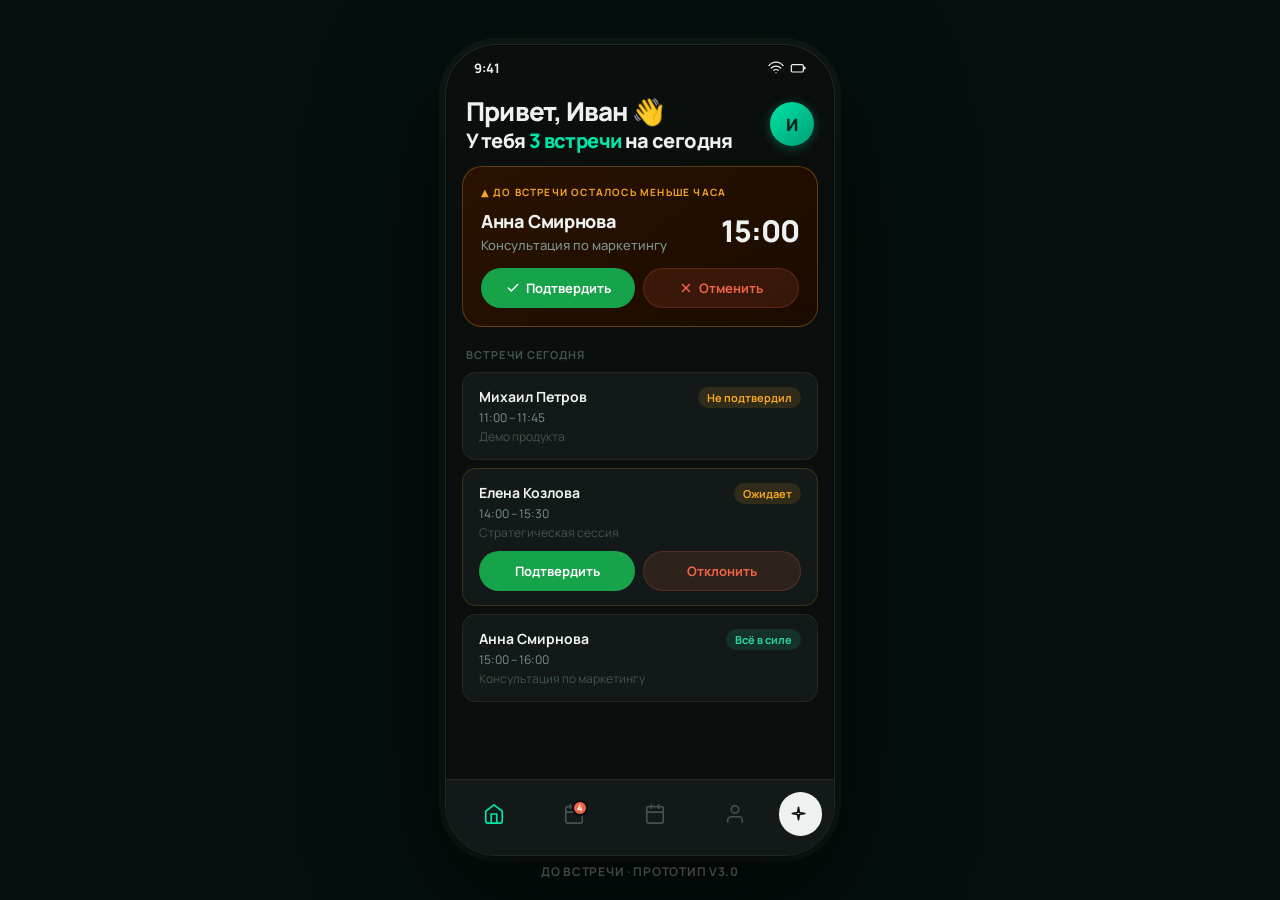
<file: design/prototype_v3_orange.html>
<!DOCTYPE html>
<html lang="ru">
<head>
<meta charset="UTF-8">
<meta name="viewport" content="width=device-width, initial-scale=1.0, maximum-scale=1.0">
<title>До встречи — прототип</title>
<link href="https://fonts.googleapis.com/css2?family=Manrope:wght@400;500;600;700;800&display=swap" rel="stylesheet">
<style>
*,*::before,*::after{margin:0;padding:0;box-sizing:border-box;-webkit-tap-highlight-color:transparent}
:root{
  --bg:#0A0E0D;--s1:#121918;--s2:#182020;--s3:#1F2A29;--s4:#263330;
  --a:#00E5A8;--ad:rgba(0,229,168,.14);--as:rgba(0,229,168,.07);
  --t1:#EDF2F0;--t2:#7B9490;--t3:#435450;
  --green:#2DD4A0;--gs:rgba(45,212,160,.13);
  --amber:#F5A623;--ams:rgba(245,166,35,.13);
  --red:#F06449;--rs:rgba(240,100,73,.13);
  --b1:rgba(255,255,255,.06);--b2:rgba(255,255,255,.1);
  --r1:8px;--r2:14px;--r3:20px;--r4:28px;--rf:999px;
  --font:'Manrope',system-ui,sans-serif;
}
html,body{height:100%;background:#05100E}
body{font-family:var(--font);display:flex;align-items:center;justify-content:center;padding:32px 16px;min-height:100vh}

/* ── PHONE SHELL ── */
.shell{
  width:390px;height:812px;
  background:var(--bg);
  border-radius:52px;
  overflow:hidden;
  position:relative;
  border:1.5px solid rgba(255,255,255,.1);
  box-shadow:0 40px 120px rgba(0,0,0,.7),0 0 0 6px rgba(255,255,255,.04),inset 0 0 0 1px rgba(0,0,0,.4);
  display:flex;flex-direction:column;
  flex-shrink:0;
}
.status-bar{
  display:flex;align-items:center;justify-content:space-between;
  padding:14px 28px 0;font-size:13px;font-weight:700;color:var(--t1);
  flex-shrink:0;z-index:50;position:relative;
}
.sb-right{display:flex;align-items:center;gap:6px}
.sb-icon{width:16px;height:16px;display:flex;align-items:center;justify-content:center}
.sb-icon svg{width:16px;height:16px;stroke:var(--t1);fill:none;stroke-width:1.8;stroke-linecap:round;stroke-linejoin:round}

/* ── SCREENS ── */
.screens{flex:1;position:relative;overflow:hidden}
.screen{
  position:absolute;inset:0;
  overflow-y:auto;overflow-x:hidden;
  scrollbar-width:none;
  display:flex;flex-direction:column;
  transform:translateX(100%);
  transition:transform .28s cubic-bezier(.4,0,.2,1);
  will-change:transform;
}
.screen::-webkit-scrollbar{display:none}
.screen.active{transform:translateX(0)}
.screen.prev{transform:translateX(-30%)}

/* ── NAV BAR ── */
.navbar{
  flex-shrink:0;height:76px;
  background:var(--s1);
  border-top:1px solid var(--b1);
  display:flex;align-items:center;
  padding:0 8px 8px;
  position:relative;z-index:40;
}
.nav-item{
  flex:1;display:flex;flex-direction:column;align-items:center;
  gap:4px;padding:8px 4px;border-radius:14px;cursor:pointer;
  transition:background .15s;
}
.nav-item:active{background:var(--as)}
.nav-item svg{width:22px;height:22px;stroke:var(--t3);fill:none;stroke-width:1.8;stroke-linecap:round;stroke-linejoin:round;transition:stroke .15s}
.nav-label{font-size:10px;font-weight:700;color:var(--t3);letter-spacing:.01em;transition:color .15s}
.nav-item.on svg{stroke:var(--a)}
.nav-item.on .nav-label{color:var(--a)}
.nav-dot{width:4px;height:4px;border-radius:50%;background:var(--a);opacity:0;transition:opacity .15s}
.nav-item.on .nav-dot{opacity:1}
.nav-cta-wrap{padding:0 4px}
.nav-cta{
  display:flex;align-items:center;gap:7px;
  background:var(--t1);color:#0A0E0D;
  border:none;border-radius:var(--rf);
  padding:0 16px 0 12px;height:44px;
  font-family:var(--font);font-size:13px;font-weight:800;
  cursor:pointer;white-space:nowrap;
  transition:all .15s;
}
.nav-cta:active{transform:scale(.95);background:#cde8e3}
.nav-cta svg{width:15px;height:15px;stroke:currentColor;fill:none;stroke-width:2.5;stroke-linecap:round}

/* ── COMMON COMPONENTS ── */
.page-head{padding:20px 20px 0;flex-shrink:0}
.page-title{font-size:26px;font-weight:800;color:var(--t1);letter-spacing:-.03em;line-height:1.1}
.page-sub{font-size:13px;color:var(--t2);margin-top:4px;font-weight:500}

.inner-header{
  display:flex;align-items:center;gap:10px;
  padding:14px 16px;
  background:var(--s1);
  border-bottom:1px solid var(--b1);
  flex-shrink:0;position:sticky;top:0;z-index:30;
}
.back-btn{
  display:flex;align-items:center;gap:3px;
  background:var(--s2);border:none;border-radius:var(--rf);
  padding:7px 12px 7px 8px;font-family:var(--font);
  font-size:13px;font-weight:700;color:var(--t2);cursor:pointer;
  transition:all .12s;
}
.back-btn:active{background:var(--s3);color:var(--t1)}
.back-btn svg{width:16px;height:16px;stroke:currentColor;fill:none;stroke-width:2.5;stroke-linecap:round}
.inner-title{font-size:16px;font-weight:700;color:var(--t1);flex:1}
.inner-action{
  background:none;border:none;font-family:var(--font);
  font-size:14px;font-weight:700;color:var(--a);cursor:pointer;padding:4px 0;
}

.section-head{
  display:flex;align-items:center;justify-content:space-between;
  padding:0 20px;margin:20px 0 10px;
}
.section-label{font-size:11px;font-weight:700;text-transform:uppercase;letter-spacing:.1em;color:var(--t3)}
.section-action{font-size:12px;font-weight:700;color:var(--a);background:none;border:none;font-family:var(--font);cursor:pointer}

/* Badges */
.badge{display:inline-flex;align-items:center;gap:4px;padding:3px 9px;border-radius:var(--rf);font-size:11px;font-weight:700}
.bd{width:5px;height:5px;border-radius:50%;background:currentColor}
.b-green{background:var(--gs);color:var(--green)}
.b-amber{background:var(--ams);color:var(--amber)}
.b-red{background:var(--rs);color:var(--red)}
.b-muted{background:var(--s3);color:var(--t3)}
.b-blue{background:rgba(91,142,255,.13);color:#7aaaff}

/* Meeting row card */
.meet-card{
  display:flex;align-items:center;gap:12px;
  padding:14px 16px;background:var(--s1);
  border-radius:var(--r2);margin:0 16px 8px;
  border:1px solid var(--b1);cursor:pointer;
  transition:all .14s;
}
.meet-card:active{background:var(--s2);transform:scale(.99)}
.meet-av{
  width:44px;height:44px;border-radius:12px;
  background:var(--s3);display:flex;align-items:center;justify-content:center;
  font-size:14px;font-weight:800;color:var(--a);flex-shrink:0;
  border:1px solid var(--b1);letter-spacing:-.02em;
}
.meet-info{flex:1;min-width:0}
.meet-name{font-size:14px;font-weight:700;color:var(--t1);white-space:nowrap;overflow:hidden;text-overflow:ellipsis}
.meet-meta{font-size:12px;color:var(--t2);margin-top:3px;display:flex;align-items:center;gap:5px;font-weight:500}
.meta-dot{width:3px;height:3px;border-radius:50%;background:var(--t3);flex-shrink:0}

/* Link card */
.link-card{
  background:var(--s1);border-radius:var(--r3);
  border:1px solid var(--b1);margin:0 16px 10px;
  overflow:hidden;cursor:pointer;transition:all .14s;
}
.link-card:active{background:var(--s2)}
.link-card-body{padding:16px 16px 0}
.lc-header{display:flex;justify-content:space-between;align-items:flex-start;margin-bottom:10px}
.lc-name{font-size:16px;font-weight:700;color:var(--t1)}
.lc-pills{display:flex;gap:5px;flex-wrap:wrap;margin-bottom:14px}
.lc-pill{padding:3px 9px;background:var(--s3);border-radius:var(--rf);font-size:11px;font-weight:600;color:var(--t2)}
.lc-footer{display:flex;align-items:center;justify-content:space-between;padding:11px 16px;border-top:1px solid var(--b1)}
.lc-url{font-size:11px;color:var(--t3);font-weight:500;letter-spacing:.01em}
.lc-btns{display:flex;gap:6px}
.lc-btn{display:flex;align-items:center;gap:4px;padding:6px 11px;border-radius:var(--rf);font-size:11px;font-weight:700;border:none;cursor:pointer;font-family:var(--font);transition:all .12s}
.lc-btn:active{transform:scale(.95)}
.lc-share{background:var(--ad);color:var(--a)}
.lc-copy{background:var(--s3);color:var(--t2)}
.lc-btn svg{width:11px;height:11px;stroke:currentColor;fill:none;stroke-width:2.5;stroke-linecap:round}

/* Stat mini grid */
.stat-grid{display:grid;grid-template-columns:1fr 1fr;gap:8px;padding:0 16px}
.stat-card{background:var(--s1);border-radius:var(--r2);padding:14px;border:1px solid var(--b1)}
.stat-val{font-size:28px;font-weight:800;color:var(--t1);line-height:1;letter-spacing:-.03em}
.stat-val.ac{color:var(--a)}
.stat-lbl{font-size:11px;color:var(--t2);margin-top:5px;font-weight:600;letter-spacing:.01em}

/* Next meeting hero */
.hero-card{
  margin:14px 16px 0;
  background:linear-gradient(145deg,#0E2B24 0%,#091A16 100%);
  border-radius:var(--r3);padding:18px;
  border:1px solid rgba(0,229,168,.18);
}
.hero-label{font-size:10px;font-weight:700;text-transform:uppercase;letter-spacing:.12em;color:var(--a);margin-bottom:10px}
.hero-name{font-size:18px;font-weight:800;color:var(--t1);letter-spacing:-.02em}
.hero-type{font-size:13px;color:var(--t2);margin-top:3px;font-weight:500}
.hero-footer{display:flex;align-items:flex-end;justify-content:space-between;margin-top:14px}
.hero-time{font-size:30px;font-weight:800;color:var(--t1);letter-spacing:-.03em;line-height:1}
.hero-date{font-size:12px;color:var(--t2);margin-top:4px;font-weight:500}
.hero-join{
  display:flex;align-items:center;gap:6px;
  background:var(--a);color:#07221A;
  border:none;border-radius:var(--rf);
  padding:9px 16px;font-family:var(--font);
  font-size:13px;font-weight:800;cursor:pointer;
  transition:all .15s;
}
.hero-join:active{transform:scale(.93)}
.hero-join svg{width:14px;height:14px;stroke:currentColor;fill:none;stroke-width:2.5;stroke-linecap:round}

/* Buttons */
.btn{
  width:100%;padding:15px;border-radius:var(--rf);
  font-family:var(--font);font-size:15px;font-weight:700;
  border:none;cursor:pointer;
  display:flex;align-items:center;justify-content:center;gap:8px;
  transition:all .15s;
}
.btn:active{transform:scale(.97)}
.btn svg{width:18px;height:18px;stroke:currentColor;fill:none;stroke-width:2.5;stroke-linecap:round;stroke-linejoin:round}
.btn-primary{background:var(--a);color:#07221A}
.btn-primary:active{background:#1AEDB5}
.btn-secondary{background:var(--s2);color:var(--t1);border:1px solid var(--b2)}
.btn-secondary:active{background:var(--s3)}
.btn-danger{background:var(--rs);color:var(--red);border:1px solid rgba(240,100,73,.2)}
.btn-danger:active{background:rgba(240,100,73,.22)}
.btn-disabled{background:var(--s2);color:var(--t3);border:1px solid var(--b1);cursor:not-allowed;opacity:.5}

/* Input */
.inp-wrap{margin-bottom:14px}
.inp-label{font-size:12px;font-weight:700;color:var(--t2);margin-bottom:6px;letter-spacing:.02em;text-transform:uppercase}
.inp{
  width:100%;background:var(--s2);border:1px solid var(--b1);
  border-radius:var(--r2);padding:0 14px;height:50px;
  font-family:var(--font);font-size:14px;color:var(--t1);
  outline:none;transition:border .15s;
  -webkit-appearance:none;
}
.inp::placeholder{color:var(--t3)}
.inp:focus{border-color:var(--a);box-shadow:0 0 0 3px var(--as)}
textarea.inp{height:auto;padding:13px 14px;resize:none;line-height:1.6}

/* Chips */
.chips{display:flex;flex-wrap:wrap;gap:7px}
.chip{
  padding:0 14px;height:37px;
  border-radius:var(--rf);font-size:13px;font-weight:700;
  background:var(--s2);color:var(--t2);
  border:1px solid var(--b1);cursor:pointer;
  transition:all .12s;display:flex;align-items:center;
  white-space:nowrap;
}
.chip:active{transform:scale(.95)}
.chip.on{background:var(--ad);color:var(--a);border-color:rgba(0,229,168,.25)}
.chip-day{width:40px;height:40px;padding:0;border-radius:var(--r1);font-size:12px;justify-content:center}

/* Toggle row */
.tog-row{
  display:flex;align-items:center;justify-content:space-between;
  padding:14px 0;border-bottom:1px solid var(--b1);
}
.tog-row:last-child{border-bottom:none}
.tog-info{flex:1}
.tog-title{font-size:14px;font-weight:700;color:var(--t1)}
.tog-sub{font-size:12px;color:var(--t2);margin-top:2px;font-weight:500}
.tog{
  width:48px;height:28px;border-radius:var(--rf);
  background:var(--s3);border:1px solid var(--b2);
  position:relative;cursor:pointer;transition:background .2s;flex-shrink:0;
}
.tog.on{background:var(--a);border-color:transparent}
.tog::after{
  content:'';position:absolute;width:22px;height:22px;
  border-radius:50%;background:#fff;top:2px;left:2px;
  transition:transform .2s cubic-bezier(.34,1.56,.64,1);
  box-shadow:0 1px 4px rgba(0,0,0,.3);
}
.tog.on::after{transform:translateX(20px)}

/* Settings rows */
.settings-group{background:var(--s1);border-radius:var(--r3);border:1px solid var(--b1);overflow:hidden;margin-bottom:8px}
.set-row{
  display:flex;align-items:center;gap:12px;padding:13px 16px;
  border-bottom:1px solid var(--b1);cursor:pointer;transition:background .12s;
}
.set-row:last-child{border-bottom:none}
.set-row:active{background:var(--s2)}
.set-icon{width:32px;height:32px;border-radius:9px;display:flex;align-items:center;justify-content:center;flex-shrink:0}
.set-icon svg{width:17px;height:17px;stroke:currentColor;fill:none;stroke-width:1.8;stroke-linecap:round;stroke-linejoin:round}
.si-a{background:var(--ad);color:var(--a)}
.si-am{background:var(--ams);color:var(--amber)}
.si-r{background:var(--rs);color:var(--red)}
.si-b{background:rgba(91,142,255,.15);color:#7aaaff}
.si-m{background:var(--s3);color:var(--t2)}
.set-content{flex:1}
.set-title{font-size:14px;font-weight:600;color:var(--t1)}
.set-sub{font-size:12px;color:var(--t2);margin-top:2px;font-weight:500}
.set-right{display:flex;align-items:center;gap:6px}
.set-val{font-size:13px;color:var(--t2);font-weight:500}
.chev svg{width:15px;height:15px;stroke:var(--t3);fill:none;stroke-width:2;stroke-linecap:round}

/* Calendar */
.cal-nav{display:flex;align-items:center;justify-content:space-between;padding:16px 20px 0}
.cal-month{font-size:17px;font-weight:800;color:var(--t1);letter-spacing:-.02em}
.cal-nav-btns{display:flex;gap:6px}
.cal-nav-btn{
  width:32px;height:32px;border-radius:var(--r1);
  background:var(--s2);border:1px solid var(--b1);
  color:var(--t1);font-size:15px;cursor:pointer;
  display:flex;align-items:center;justify-content:center;
  transition:all .12s;
}
.cal-nav-btn:active{background:var(--s3)}
.cal-grid{display:grid;grid-template-columns:repeat(7,1fr);gap:3px;padding:12px 16px}
.cal-dh{font-size:9px;font-weight:700;text-align:center;color:var(--t3);padding:4px 0;text-transform:uppercase;letter-spacing:.06em}
.cal-cell{aspect-ratio:1;border-radius:var(--r1);display:flex;flex-direction:column;align-items:center;justify-content:center;cursor:pointer;transition:all .12s;position:relative}
.cal-cell:active{transform:scale(.88)}
.cn{font-size:13px;font-weight:700}
.cs{font-size:7px;font-weight:700;margin-top:1px}
.c-free{background:var(--gs)}.c-free .cn{color:var(--green)}.c-free .cs{color:var(--green);opacity:.8}
.c-busy{background:var(--rs)}.c-busy .cn{color:var(--red)}.c-busy .cs{color:var(--red);opacity:.8}
.c-part{background:var(--ams)}.c-part .cn{color:var(--amber)}.c-part .cs{color:var(--amber);opacity:.8}
.c-past{background:transparent}.c-past .cn{color:var(--t3)}.c-past .cs{color:var(--t3)}
.c-today{outline:2px solid var(--a);outline-offset:-2px}
.cal-empty{aspect-ratio:1}
.cal-legend{display:flex;gap:12px;justify-content:center;padding:0 16px 16px}
.leg{display:flex;align-items:center;gap:5px;font-size:10px;color:var(--t3);font-weight:600}
.leg-dot{width:8px;height:8px;border-radius:2px}

/* Slot panel */
.slot-panel{padding:16px;border-top:1px solid var(--b1)}
.slot-panel-title{font-size:15px;font-weight:700;color:var(--t1);margin-bottom:3px}
.slot-panel-sub{font-size:12px;color:var(--t2);margin-bottom:14px;font-weight:500}
.slots-grid{display:grid;grid-template-columns:repeat(3,1fr);gap:7px;margin-bottom:14px}
.slot{
  height:50px;border-radius:var(--r2);display:flex;align-items:center;justify-content:center;
  font-size:14px;font-weight:700;cursor:pointer;transition:all .13s;border:1.5px solid transparent;
}
.slot:active{transform:scale(.94)}
.s-free{background:var(--gs);color:var(--green);border-color:rgba(45,212,160,.15)}
.s-free:active{background:rgba(45,212,160,.2)}
.s-taken{background:var(--s2);color:var(--t3);cursor:not-allowed}
.s-sel{background:var(--a);color:#07221A;box-shadow:0 3px 14px rgba(0,229,168,.3)}

/* Wizard progress */
.wiz-progress{display:flex;gap:5px;padding:16px 20px 0}
.wiz-step{height:3px;border-radius:var(--rf);flex:1;background:var(--s3);transition:background .3s}
.wiz-step.done{background:var(--a)}
.wiz-step.cur{background:var(--a);opacity:.5}

/* Tab pills */
.tab-pills{display:flex;gap:6px;padding:12px 16px;overflow-x:auto;scrollbar-width:none;flex-shrink:0}
.tab-pills::-webkit-scrollbar{display:none}
.tab-pill{
  flex-shrink:0;padding:0 14px;height:32px;border-radius:var(--rf);
  font-size:12px;font-weight:700;cursor:pointer;
  background:var(--s2);color:var(--t2);border:1px solid var(--b1);
  display:flex;align-items:center;gap:5px;transition:all .12s;
}
.tab-pill:active{transform:scale(.95)}
.tab-pill.on{background:var(--ad);color:var(--a);border-color:rgba(0,229,168,.2)}
.tab-count{background:var(--ams);color:var(--amber);padding:1px 5px;border-radius:var(--rf);font-size:10px}

/* Bottom sheet overlay */
.overlay{
  position:absolute;inset:0;
  background:rgba(0,0,0,.55);
  backdrop-filter:blur(6px);
  z-index:60;
  display:none;flex-direction:column;justify-content:flex-end;
}
.overlay.show{display:flex;animation:fadein .2s}
@keyframes fadein{from{opacity:0}to{opacity:1}}
.sheet{
  background:var(--s1);border-radius:var(--r4) var(--r4) 0 0;
  border:1px solid var(--b1);border-bottom:none;
  padding:0 0 20px;
  animation:slideup .28s cubic-bezier(.4,0,.2,1);
}
@keyframes slideup{from{transform:translateY(100%)}to{transform:translateY(0)}}
.sheet-handle{width:36px;height:4px;border-radius:var(--rf);background:var(--s3);margin:12px auto 16px}
.sheet-title{font-size:18px;font-weight:800;color:var(--t1);padding:0 20px;letter-spacing:-.02em;margin-bottom:6px}
.sheet-sub{font-size:13px;color:var(--t2);padding:0 20px 16px;border-bottom:1px solid var(--b1);margin-bottom:14px;font-weight:500;line-height:1.5}
.sheet-body{padding:0 16px}
.sheet-actions{display:flex;gap:8px;padding:0 16px;margin-top:8px}
.sheet-actions .btn{font-size:14px;padding:13px}

/* Profile */
.profile-head{display:flex;flex-direction:column;align-items:center;padding:24px 20px 20px}
.profile-av{
  width:72px;height:72px;border-radius:var(--r3);
  background:linear-gradient(135deg,var(--a),#009E73);
  display:flex;align-items:center;justify-content:center;
  font-size:28px;font-weight:800;color:#07221A;
  margin-bottom:12px;
}
.profile-name{font-size:22px;font-weight:800;color:var(--t1);letter-spacing:-.02em}
.profile-sub{font-size:13px;color:var(--t2);margin-top:4px;font-weight:500}

/* Empty state */
.empty-state{display:flex;flex-direction:column;align-items:center;text-align:center;padding:48px 28px}
.empty-icon{width:64px;height:64px;border-radius:var(--r3);background:var(--s2);display:flex;align-items:center;justify-content:center;margin-bottom:16px;border:1px solid var(--b1)}
.empty-icon svg{width:28px;height:28px;stroke:var(--t3);fill:none;stroke-width:1.5;stroke-linecap:round;stroke-linejoin:round}
.empty-title{font-size:17px;font-weight:800;color:var(--t1);margin-bottom:6px;letter-spacing:-.01em}
.empty-desc{font-size:13px;color:var(--t2);line-height:1.6;max-width:220px;margin-bottom:20px;font-weight:500}

/* Notif badge */
.notif-badge{
  position:absolute;top:-3px;right:-3px;
  width:16px;height:16px;border-radius:50%;
  background:var(--red);color:#fff;
  font-size:9px;font-weight:800;
  display:flex;align-items:center;justify-content:center;
  border:2px solid var(--bg);
}

/* Scroll content fill */
.scroll-fill{padding-bottom:24px}

/* Success screen */
.success-hero{
  display:flex;flex-direction:column;align-items:center;
  padding:40px 20px 24px;text-align:center;
}
.success-icon{
  width:80px;height:80px;border-radius:50%;
  background:var(--gs);
  display:flex;align-items:center;justify-content:center;
  margin-bottom:20px;
  border:2px solid rgba(45,212,160,.3);
}
.success-icon svg{width:36px;height:36px;stroke:var(--green);fill:none;stroke-width:2.5;stroke-linecap:round;stroke-linejoin:round}
.success-title{font-size:24px;font-weight:800;color:var(--t1);letter-spacing:-.02em;margin-bottom:6px}
.success-sub{font-size:14px;color:var(--t2);font-weight:500;line-height:1.6}

/* Detail rows */
.detail-card{background:var(--s1);border-radius:var(--r3);border:1px solid var(--b1);padding:16px;margin:0 16px 10px}
.detail-row{padding:10px 0;border-bottom:1px solid var(--b1);display:flex;flex-direction:column;gap:3px}
.detail-row:last-child{border-bottom:none}
.dr-label{font-size:10px;font-weight:700;text-transform:uppercase;letter-spacing:.1em;color:var(--t3)}
.dr-val{font-size:14px;font-weight:600;color:var(--t1)}
.dr-val.link{color:var(--a)}

/* Group title */
.group-title{font-size:11px;font-weight:700;text-transform:uppercase;letter-spacing:.1em;color:var(--t3);padding:16px 20px 8px}

/* Misc */
.flex{display:flex}.items-center{align-items:center}.justify-between{justify-content:space-between}
.px-4{padding-left:16px;padding-right:16px}.mt-1{margin-top:4px}.mt-2{margin-top:8px}.mt-3{margin-top:12px}.mt-4{margin-top:16px}
.pb-6{padding-bottom:24px}
.w-full{width:100%}

/* Outer layout hint */
.outer-label{
  position:fixed;bottom:20px;left:50%;transform:translateX(-50%);
  font-family:var(--font);font-size:12px;font-weight:700;
  color:rgba(255,255,255,.25);letter-spacing:.06em;text-transform:uppercase;
  white-space:nowrap;pointer-events:none;
}
/* Slider */
input[type=range]{-webkit-appearance:none;appearance:none;height:4px;border-radius:999px;outline:none;cursor:pointer;width:100%}
input[type=range]::-webkit-slider-thumb{-webkit-appearance:none;width:22px;height:22px;border-radius:50%;background:var(--a);cursor:pointer;box-shadow:0 2px 8px rgba(0,229,168,.4);border:2px solid var(--bg)}
input[type=range]::-moz-range-thumb{width:22px;height:22px;border-radius:50%;background:var(--a);cursor:pointer;border:2px solid var(--bg)}

/* Inline edit overlay */
.ieo{position:absolute;inset:0;background:rgba(0,0,0,.6);backdrop-filter:blur(4px);z-index:80;display:none;align-items:center;justify-content:center}
.ieo.show{display:flex;animation:fadein .15s}
.ieo-box{background:var(--s1);border-radius:20px;padding:20px;width:250px;border:1px solid var(--b1)}
.ieo-title{font-size:11px;font-weight:700;color:var(--t2);margin-bottom:12px;text-transform:uppercase;letter-spacing:.06em}
.ieo-inp{width:100%;background:var(--s2);border:1.5px solid var(--a);border-radius:8px;padding:0 12px;height:48px;font-family:var(--font);font-size:22px;font-weight:800;color:var(--t1);outline:none;text-align:center}
.ieo-sfx{font-size:13px;color:var(--t2);text-align:center;margin-top:5px}
.ieo-btns{display:flex;gap:8px;margin-top:14px}
.ieo-ok{flex:1;background:var(--a);color:#07221A;border:none;border-radius:999px;padding:11px;font-family:var(--font);font-size:14px;font-weight:700;cursor:pointer}
.ieo-cancel{flex:1;background:var(--s3);color:var(--t2);border:none;border-radius:999px;padding:11px;font-family:var(--font);font-size:14px;font-weight:700;cursor:pointer}

@media(max-width:500px){body{padding:0;align-items:flex-start}.shell{width:100%;height:100vh;border-radius:0;border:none}}
</style>
</head>
<body>

<div class="shell">
  <!-- Status Bar -->
  <div class="status-bar">
    <span>9:41</span>
    <div class="sb-right">
      <div class="sb-icon"><svg viewBox="0 0 24 24"><path d="M1.5 8.5a13 13 0 0 1 21 0M5 12a10 10 0 0 1 14 0M8.5 15.5a6 6 0 0 1 7 0M12 19h.01"/></svg></div>
      <div class="sb-icon"><svg viewBox="0 0 24 24"><rect x="2" y="7" width="18" height="11" rx="2"/><path d="M22 11v2" stroke-width="2.5"/></svg></div>
    </div>
  </div>

  <!-- Screens -->
  <div class="screens" id="screens">

    <!-- ═══════════════════════════════
         HOME
    ════════════════════════════════ -->
    <div class="screen active" id="s-home">
      <div class="page-head flex justify-between items-center">
        <div>
          <div class="page-title">Привет, Иван <span style="font-weight:400">👋</span></div>
          <div class="page-title" style="margin-top:4px;font-size:20px">У тебя <span style="color:var(--a)">3 встречи</span> на сегодня</div>
        </div>
        <div onclick="navTab('s-profile','nav-profile')" style="width:44px;height:44px;border-radius:50%;background:linear-gradient(135deg,var(--a),#009E73);display:flex;align-items:center;justify-content:center;font-size:17px;font-weight:800;color:#07221A;flex-shrink:0;cursor:pointer;box-shadow:0 2px 12px rgba(0,229,168,.3)">И</div>
      </div>

      <!-- Hero: Confirmed -->
      <div class="hero-card" id="hero-confirmed" style="display:none">
        <div class="hero-label">Ближайшая встреча</div>
        <div class="hero-name">Анна Смирнова</div>
        <div class="hero-type">Консультация по маркетингу</div>
        <div class="hero-footer">
          <div><div class="hero-time">15:00</div><div class="hero-date">2 апр · 60 мин · Jitsi</div></div>
          <button class="hero-join" onclick="nav('s-meet-detail')">
            <svg viewBox="0 0 24 24"><path d="M15 10l4.553-2.069A1 1 0 0 1 21 8.868v6.264a1 1 0 0 1-1.447.9L15 14M3 8a2 2 0 0 1 2-2h8a2 2 0 0 1 2 2v8a2 2 0 0 1-2 2H5a2 2 0 0 1-2-2V8z"/></svg>
            Подключиться
          </button>
        </div>
      </div>
      <!-- Hero: Unconfirmed < 1hr → orange -->
      <div id="hero-unconfirmed" style="display:block;margin:14px 16px 0;background:linear-gradient(145deg,#2B1200,#1A0B00);border-radius:var(--r3);padding:18px;border:1px solid rgba(245,166,35,.3)">
        <div style="font-size:10px;font-weight:700;text-transform:uppercase;letter-spacing:.12em;color:var(--amber);margin-bottom:10px">▲ До встречи осталось меньше часа</div>
        <div style="display:flex;align-items:center;justify-content:space-between;gap:10px">
          <div style="flex:1;min-width:0">
            <div class="hero-name">Анна Смирнова</div>
            <div class="hero-type">Консультация по маркетингу</div>
          </div>
          <div class="hero-time" style="flex-shrink:0">15:00</div>
        </div>
        <div style="display:flex;gap:8px;margin-top:14px">
          <button onclick="confirmMeeting()" style="flex:1;height:40px;display:flex;align-items:center;justify-content:center;gap:6px;background:#16A34A;color:#fff;border:none;border-radius:var(--rf);font-family:var(--font);font-size:13px;font-weight:700;cursor:pointer">
            <svg width="14" height="14" viewBox="0 0 24 24" fill="none" stroke="currentColor" stroke-width="2.5" stroke-linecap="round" stroke-linejoin="round"><polyline points="20 6 9 17 4 12"/></svg>
            Подтвердить
          </button>
          <button onclick="showSheet('sheet-cancel')" style="flex:1;height:40px;display:flex;align-items:center;justify-content:center;gap:6px;background:var(--rs);color:var(--red);border:1px solid rgba(240,100,73,.2);border-radius:var(--rf);font-family:var(--font);font-size:13px;font-weight:700;cursor:pointer">
            <svg width="14" height="14" viewBox="0 0 24 24" fill="none" stroke="currentColor" stroke-width="2.5" stroke-linecap="round"><line x1="18" y1="6" x2="6" y2="18"/><line x1="6" y1="6" x2="18" y2="18"/></svg>
            Отменить
          </button>
        </div>
      </div>
      <!-- Hero: Org confirmed, waiting for user → blue -->
      <div id="hero-org-waiting" style="display:none;margin:14px 16px 0;background:linear-gradient(145deg,#001B2E,#00101C);border-radius:var(--r3);padding:18px;border:1px solid rgba(91,142,255,.3)">
        <div style="font-size:10px;font-weight:700;text-transform:uppercase;letter-spacing:.12em;color:#fff;margin-bottom:10px">Ждём ответа от участника</div>
        <div class="hero-name">Анна Смирнова</div>
        <div class="hero-type">Консультация по маркетингу</div>
        <div class="hero-footer">
          <div><div class="hero-time">15:00</div><div class="hero-date">2 апр · 60 мин · Jitsi</div></div>
          <button class="hero-join" style="background:rgba(91,142,255,.2);color:#7aaaff;border:1px solid rgba(91,142,255,.3)" onclick="window.open('https://t.me/anna_smirnova','_blank')">
            <svg viewBox="0 0 24 24"><path d="M21 15a2 2 0 0 1-2 2H7l-4 4V5a2 2 0 0 1 2-2h14a2 2 0 0 1 2 2z"/></svg>
            Написать
          </button>
        </div>
      </div>

      <div class="section-head mt-4" style="margin-top:20px">
        <div class="section-label">Встречи сегодня</div>
      </div>
      <!-- 11:00 — Михаил Петров -->
      <div style="background:var(--s1);border-radius:var(--r2);margin:0 16px 8px;border:1px solid var(--b1);padding:14px 16px;cursor:pointer" onclick="nav('s-meet-pending')">
        <div style="display:flex;align-items:flex-start;justify-content:space-between">
          <div><div style="font-size:14px;font-weight:700;color:var(--t1)">Михаил Петров</div><div style="font-size:12px;color:var(--t2);margin-top:3px">11:00 – 11:45</div><div style="font-size:12px;color:var(--t3);margin-top:2px">Демо продукта</div></div>
          <span class="badge b-amber" style="flex-shrink:0;margin-left:12px">Не подтвердил</span>
        </div>
      </div>
      <!-- 14:00 — Елена Козлова -->
      <div style="background:var(--s1);border-radius:var(--r2);margin:0 16px 8px;border:1px solid rgba(245,166,35,.18);padding:14px 16px">
        <div style="display:flex;align-items:flex-start;justify-content:space-between;margin-bottom:10px">
          <div><div style="font-size:14px;font-weight:700;color:var(--t1)">Елена Козлова</div><div style="font-size:12px;color:var(--t2);margin-top:3px">14:00 – 15:30</div><div style="font-size:12px;color:var(--t3);margin-top:2px">Стратегическая сессия</div></div>
          <span class="badge b-amber" style="flex-shrink:0;margin-left:12px">Ожидает</span>
        </div>
        <div style="display:flex;gap:8px">
          <button onclick="confirmMeeting()" style="flex:1;height:40px;background:#16A34A;color:#fff;border:none;border-radius:var(--rf);font-family:var(--font);font-size:13px;font-weight:700;cursor:pointer">Подтвердить</button>
          <button onclick="showSheet('sheet-cancel')" style="flex:1;height:40px;background:var(--rs);color:var(--red);border:1px solid rgba(240,100,73,.2);border-radius:var(--rf);font-family:var(--font);font-size:13px;font-weight:700;cursor:pointer">Отклонить</button>
        </div>
      </div>
      <!-- 15:00 — Анна Смирнова -->
      <div style="background:var(--s1);border-radius:var(--r2);margin:0 16px 8px;border:1px solid var(--b1);padding:14px 16px;cursor:pointer" onclick="nav('s-meet-detail')">
        <div style="display:flex;align-items:flex-start;justify-content:space-between">
          <div><div style="font-size:14px;font-weight:700;color:var(--t1)">Анна Смирнова</div><div style="font-size:12px;color:var(--t2);margin-top:3px">15:00 – 16:00</div><div style="font-size:12px;color:var(--t3);margin-top:2px">Консультация по маркетингу</div></div>
          <span class="badge b-green" style="flex-shrink:0;margin-left:12px">Всё в силе</span>
        </div>
      </div>
      <div class="scroll-fill"></div>
    </div>

    <!-- ═══════════════════════════════
         MEETINGS
    ════════════════════════════════ -->
    <div class="screen" id="s-meetings">
      <div class="page-head" style="padding-bottom:4px">
        <div style="display:flex;align-items:center;justify-content:space-between">
          <div class="page-title">Встречи</div>
          <div style="position:relative">
            <button id="group-btn" onclick="toggleGroupMenu()" style="display:flex;align-items:center;gap:5px;background:var(--s2);border:1px solid var(--b1);border-radius:var(--rf);padding:6px 12px;font-family:var(--font);font-size:12px;font-weight:700;color:var(--t2);cursor:pointer">
              <span id="group-label">По дате</span>
              <svg width="12" height="12" viewBox="0 0 24 24" fill="none" stroke="currentColor" stroke-width="2.5" stroke-linecap="round"><polyline points="6 9 12 15 18 9"/></svg>
            </button>
            <div id="group-menu" style="display:none;position:absolute;right:0;top:calc(100% + 6px);background:var(--s1);border:1px solid var(--b1);border-radius:var(--r2);overflow:hidden;z-index:20;min-width:150px;box-shadow:0 8px 24px rgba(0,0,0,.5)">
              <div onclick="switchMeetGroup('date')" class="group-menu-item" style="padding:11px 16px;font-size:13px;font-weight:600;color:var(--a);cursor:pointer;display:flex;align-items:center;gap:8px;background:var(--as)">
                <svg width="14" height="14" viewBox="0 0 24 24" fill="none" stroke="currentColor" stroke-width="2" stroke-linecap="round"><rect x="3" y="4" width="18" height="18" rx="2"/><line x1="3" y1="10" x2="21" y2="10"/></svg>По дате
              </div>
              <div onclick="switchMeetGroup('format')" class="group-menu-item" style="padding:11px 16px;font-size:13px;font-weight:600;color:var(--t1);cursor:pointer;border-top:1px solid var(--b1);display:flex;align-items:center;gap:8px">
                <svg width="14" height="14" viewBox="0 0 24 24" fill="none" stroke="currentColor" stroke-width="2" stroke-linecap="round"><path d="M10 13a5 5 0 0 0 7.54.54l3-3a5 5 0 0 0-7.07-7.07l-1.72 1.71"/><path d="M14 11a5 5 0 0 0-7.54-.54l-3 3a5 5 0 0 0 7.07 7.07l1.71-1.71"/></svg>По расписаниям
              </div>
            </div>
          </div>
        </div>
      </div>
      <div class="tab-pills" style="padding-top:8px">
        <div class="tab-pill on" id="mtab-confirm" onclick="switchMeetStatus('confirm',this)">Нужно подтвердить <span class="tab-count">4</span></div>
        <div class="tab-pill" id="mtab-all" onclick="switchMeetStatus('all',this)">Все</div>
        <div class="tab-pill" id="mtab-noans" onclick="switchMeetStatus('noans',this)">Нет ответа</div>
        <div class="tab-pill" id="mtab-ok" onclick="switchMeetStatus('ok',this)">Всё в силе</div>
        <div class="tab-pill" id="mtab-cancel" onclick="switchMeetStatus('cancel',this)">Отмена</div>
        <div class="tab-pill" id="mtab-archive" onclick="switchMeetStatus('archive',this)">Архив</div>
      </div>
      <div id="meetings-list"></div>
      <div class="scroll-fill"></div>
    </div>

    <!-- ═══════════════════════════════
         MEETING DETAIL
    ════════════════════════════════ -->
    <div class="screen" id="s-meet-detail">
      <div class="inner-header">
        <button class="back-btn" onclick="back()">
          <svg viewBox="0 0 24 24"><polyline points="15 18 9 12 15 6"/></svg>
          Назад
        </button>
        <div class="inner-title">Встреча</div>
      </div>
      <div style="padding:20px 16px 0">
        <div class="flex items-center" style="gap:14px;margin-bottom:20px">
          <div style="width:56px;height:56px;border-radius:16px;background:var(--s3);display:flex;align-items:center;justify-content:center;font-size:18px;font-weight:800;color:var(--a);border:1px solid var(--b1)">АС</div>
          <div>
            <div style="font-size:20px;font-weight:800;color:var(--t1);letter-spacing:-.02em">Анна Смирнова</div>
            <div style="font-size:13px;color:var(--t2);margin-top:3px;font-weight:500">@anna_smirnova</div>
          </div>
        </div>
      </div>
      <div class="detail-card">
        <div class="detail-row">
          <div class="dr-label">Тип встречи</div>
          <div class="dr-val">Консультация по маркетингу</div>
        </div>
        <div class="detail-row">
          <div class="dr-label">Дата и время</div>
          <div class="dr-val">Сегодня, 2 апреля · 15:00 – 16:00</div>
        </div>
        <div class="detail-row">
          <div class="dr-label">Статус</div>
          <div class="dr-val"><span class="badge b-green" style="font-size:12px"><span class="bd"></span>Подтверждена</span></div>
        </div>
        <div class="detail-row">
          <div class="dr-label">Ссылка на встречу</div>
          <div style="display:flex;align-items:center;gap:8px;margin-top:4px">
            <div style="font-size:13px;font-weight:600;color:var(--a);flex:1">meet.jit.si/dovstrechi-a3b2</div>
            <button onclick="showSheet('sheet-share')" style="display:flex;align-items:center;gap:4px;padding:5px 10px;border-radius:999px;font-size:11px;font-weight:700;background:rgba(0,229,168,.14);color:var(--a);border:none;cursor:pointer;font-family:var(--font);flex-shrink:0">
              <svg width="11" height="11" viewBox="0 0 24 24" fill="none" stroke="currentColor" stroke-width="2.5" stroke-linecap="round"><circle cx="18" cy="5" r="3"/><circle cx="6" cy="12" r="3"/><circle cx="18" cy="19" r="3"/><line x1="8.59" y1="13.51" x2="15.42" y2="17.49"/><line x1="15.41" y1="6.51" x2="8.59" y2="10.49"/></svg>
              Поделиться
            </button>
          </div>
        </div>
        <div class="detail-row">
          <div class="dr-label">Контакт</div>
          <div class="dr-val">@anna_smirnova · Telegram</div>
        </div>
      </div>
      <div style="padding:0 16px;display:flex;flex-direction:column;gap:8px">
        <button class="btn btn-primary">
          <svg viewBox="0 0 24 24"><path d="M15 10l4.553-2.069A1 1 0 0 1 21 8.868v6.264a1 1 0 0 1-1.447.9L15 14M3 8a2 2 0 0 1 2-2h8a2 2 0 0 1 2 2v8a2 2 0 0 1-2 2H5a2 2 0 0 1-2-2V8z"/></svg>
          Открыть Jitsi Meet
        </button>
        <button class="btn btn-danger" onclick="showSheet('sheet-cancel')">
          Отменить встречу
        </button>
      </div>
      <div class="scroll-fill"></div>
    </div>

    <!-- ═══════════════════════════════
         MEET DETAIL — PENDING
    ════════════════════════════════ -->
    <div class="screen" id="s-meet-pending">
      <div class="inner-header">
        <button class="back-btn" onclick="back()">
          <svg viewBox="0 0 24 24"><polyline points="15 18 9 12 15 6"/></svg>
          Назад
        </button>
        <div class="inner-title">Встреча</div>
      </div>
      <div style="padding:20px 16px 0">
        <div class="flex items-center" style="gap:14px;margin-bottom:20px">
          <div style="width:56px;height:56px;border-radius:16px;background:var(--s3);display:flex;align-items:center;justify-content:center;font-size:18px;font-weight:800;color:var(--amber);border:1px solid var(--b1)">МП</div>
          <div>
            <div style="font-size:20px;font-weight:800;color:var(--t1);letter-spacing:-.02em">Михаил Петров</div>
            <div style="font-size:13px;color:var(--t2);margin-top:3px;font-weight:500">@m_petrov</div>
          </div>
        </div>
      </div>
      <div class="detail-card">
        <div class="detail-row"><div class="dr-label">Тип встречи</div><div class="dr-val">Демо продукта</div></div>
        <div class="detail-row"><div class="dr-label">Дата и время</div><div class="dr-val">Завтра, 3 апреля · 11:00 – 11:45</div></div>
        <div class="detail-row"><div class="dr-label">Статус</div><div class="dr-val"><span class="badge b-amber"><span class="bd"></span>Ожидает подтверждения</span></div></div>
        <div class="detail-row"><div class="dr-label">Платформа</div><div class="dr-val">Zoom</div></div>
        <div class="detail-row"><div class="dr-label">Контакт</div><div class="dr-val">@m_petrov · Telegram</div></div>
      </div>
      <div style="padding:0 16px;display:flex;gap:8px">
        <button class="btn btn-primary" style="flex:1;padding:13px;font-size:14px" onclick="confirmMeeting()">
          <svg viewBox="0 0 24 24"><polyline points="20 6 9 17 4 12"/></svg>
          Подтвердить
        </button>
        <button class="btn btn-danger" style="flex:1;padding:13px;font-size:14px" onclick="showSheet('sheet-cancel')">Отклонить</button>
      </div>
      <div class="scroll-fill"></div>
    </div>

    <!-- ═══════════════════════════════
         LINKS (Типы встреч)
    ════════════════════════════════ -->
    <div class="screen" id="s-links">
      <div class="page-head">
        <div class="page-title">Расписания</div>
      </div>
      <div style="height:14px"></div>
      <!-- Create button inside Formats -->
      <div onclick="nav('s-create-1')" style="display:flex;align-items:center;gap:10px;padding:14px 16px;background:rgba(0,229,168,.1);border-radius:14px;margin:0 16px 14px;border:1.5px dashed rgba(0,229,168,.3);cursor:pointer;transition:all .14s">
        <svg width="18" height="18" viewBox="0 0 24 24" fill="none" stroke="var(--a)" stroke-width="2.5" stroke-linecap="round" style="flex-shrink:0"><line x1="12" y1="5" x2="12" y2="19"/><line x1="5" y1="12" x2="19" y2="12"/></svg>
        <span style="font-size:14px;font-weight:700;color:var(--a)">Создать расписание</span>
      </div>
      <div class="link-card" onclick="nav('s-link-detail')">
        <div class="link-card-body">
          <div class="lc-header">
            <div><div class="lc-name">Консультация по маркетингу</div></div>
            <span class="badge b-green"><span class="bd"></span>Активная</span>
          </div>
          <div class="lc-pills">
            <span class="lc-pill">60 мин</span><span class="lc-pill">Пн–Пт</span><span class="lc-pill">10:00–18:00</span><span class="lc-pill">Jitsi</span>
          </div>
        </div>
        <div class="lc-footer">
          <div class="lc-btns">
            <button class="lc-btn lc-copy" onclick="event.stopPropagation();copyToast()" title="Копировать ссылку" style="width:36px;height:36px;padding:0;justify-content:center">
              <svg viewBox="0 0 24 24"><rect x="9" y="9" width="13" height="13" rx="2"/><path d="M5 15H4a2 2 0 0 1-2-2V4a2 2 0 0 1 2-2h9a2 2 0 0 1 2 2v1"/></svg>
            </button>
            <button class="lc-btn lc-share" onclick="event.stopPropagation();showSheet('sheet-share')" title="Поделиться" style="width:36px;height:36px;padding:0;justify-content:center">
              <svg viewBox="0 0 24 24"><circle cx="18" cy="5" r="3"/><circle cx="6" cy="12" r="3"/><circle cx="18" cy="19" r="3"/><line x1="8.59" y1="13.51" x2="15.42" y2="17.49"/><line x1="15.41" y1="6.51" x2="8.59" y2="10.49"/></svg>
            </button>
          </div>
        </div>
      </div>
      <div class="link-card" onclick="nav('s-link-detail')">
        <div class="link-card-body">
          <div class="lc-header">
            <div><div class="lc-name">Демо продукта</div></div>
            <span class="badge b-green"><span class="bd"></span>Активная</span>
          </div>
          <div class="lc-pills">
            <span class="lc-pill">45 мин</span><span class="lc-pill">Пн–Чт</span><span class="lc-pill">11:00–17:00</span><span class="lc-pill">Zoom</span>
          </div>
        </div>
        <div class="lc-footer">
          <div class="lc-btns">
            <button class="lc-btn lc-copy" onclick="event.stopPropagation();copyToast()" title="Копировать ссылку" style="width:36px;height:36px;padding:0;justify-content:center">
              <svg viewBox="0 0 24 24"><rect x="9" y="9" width="13" height="13" rx="2"/><path d="M5 15H4a2 2 0 0 1-2-2V4a2 2 0 0 1 2-2h9a2 2 0 0 1 2 2v1"/></svg>
            </button>
            <button class="lc-btn lc-share" onclick="event.stopPropagation();showSheet('sheet-share')" title="Поделиться" style="width:36px;height:36px;padding:0;justify-content:center">
              <svg viewBox="0 0 24 24"><circle cx="18" cy="5" r="3"/><circle cx="6" cy="12" r="3"/><circle cx="18" cy="19" r="3"/><line x1="8.59" y1="13.51" x2="15.42" y2="17.49"/><line x1="15.41" y1="6.51" x2="8.59" y2="10.49"/></svg>
            </button>
          </div>
        </div>
      </div>
      <div class="link-card" style="opacity:.55">
        <div class="link-card-body">
          <div class="lc-header">
            <div><div class="lc-name">Стратегическая сессия</div></div>
            <span class="badge b-amber"><span class="bd"></span>Пауза</span>
          </div>
          <div class="lc-pills">
            <span class="lc-pill">90 мин</span><span class="lc-pill">Вт–Чт</span><span class="lc-pill">14:00–19:00</span>
          </div>
        </div>
        <div class="lc-footer">
          <div class="lc-btns">
            <button class="lc-btn lc-copy" onclick="event.stopPropagation();copyToast()" title="Копировать ссылку" style="width:36px;height:36px;padding:0;justify-content:center">
              <svg viewBox="0 0 24 24"><rect x="9" y="9" width="13" height="13" rx="2"/><path d="M5 15H4a2 2 0 0 1-2-2V4a2 2 0 0 1 2-2h9a2 2 0 0 1 2 2v1"/></svg>
            </button>
            <button class="lc-btn lc-share" onclick="event.stopPropagation();showSheet('sheet-share')" title="Поделиться" style="width:36px;height:36px;padding:0;justify-content:center">
              <svg viewBox="0 0 24 24"><circle cx="18" cy="5" r="3"/><circle cx="6" cy="12" r="3"/><circle cx="18" cy="19" r="3"/><line x1="8.59" y1="13.51" x2="15.42" y2="17.49"/><line x1="15.41" y1="6.51" x2="8.59" y2="10.49"/></svg>
            </button>
          </div>
        </div>
      </div>
      <div class="scroll-fill"></div>
    </div>

    <!-- ═══════════════════════════════
         LINK DETAIL / EDIT
    ════════════════════════════════ -->
    <div class="screen" id="s-link-detail">
      <div class="inner-header">
        <button class="back-btn" onclick="back()"><svg viewBox="0 0 24 24"><polyline points="15 18 9 12 15 6"/></svg> Назад</button>
        <div class="inner-title">Консультация</div>
        <button class="inner-action" onclick="showSheet('sheet-link-menu')">•••</button>
      </div>
      <div style="padding:16px">
        <div class="inp-wrap"><div class="inp-label">Название</div><input class="inp" value="Консультация по маркетингу"></div>
        <div class="inp-wrap"><div class="inp-label">Описание</div><textarea class="inp" rows="2" placeholder="Опционально">Обсудим вашу маркетинговую стратегию</textarea></div>
        <div class="inp-wrap" style="margin-bottom:14px">
          <div class="inp-label">Длительность</div>
          <div style="display:flex;align-items:center;gap:10px;margin-top:8px">
            <input type="range" id="sl-dur" min="5" max="180" step="5" value="60" oninput="updateSlider(this,'sl-dur-val','мин')" style="flex:1;-webkit-appearance:none;appearance:none;height:4px;border-radius:999px;outline:none;cursor:pointer">
            <div id="sl-dur-val" onclick="openSliderEdit('sl-dur','sl-dur-val',5,180,'мин','Длительность встречи')" style="min-width:56px;height:36px;background:var(--s2);border:1px solid var(--b1);border-radius:8px;display:flex;align-items:center;justify-content:center;font-size:13px;font-weight:700;color:var(--t1);cursor:pointer;flex-shrink:0">60 мин</div>
          </div>
        </div>
        <div class="inp-wrap" style="margin-bottom:14px">
          <div class="inp-label">Перерыв между встречами</div>
          <div style="display:flex;align-items:center;gap:10px;margin-top:8px">
            <input type="range" id="sl-buf" min="0" max="60" step="5" value="0" oninput="updateSlider(this,'sl-buf-val','мин','Нет')" style="flex:1;-webkit-appearance:none;appearance:none;height:4px;border-radius:999px;outline:none;cursor:pointer">
            <div id="sl-buf-val" onclick="openSliderEdit('sl-buf','sl-buf-val',0,60,'мин','Перерыв')" style="min-width:56px;height:36px;background:var(--s2);border:1px solid var(--b1);border-radius:8px;display:flex;align-items:center;justify-content:center;font-size:13px;font-weight:700;color:var(--t1);cursor:pointer;flex-shrink:0">Нет</div>
          </div>
        </div>
        <div class="inp-wrap">
          <div class="inp-label">Рабочие дни</div>
          <div class="chips mt-1">
            <div class="chip chip-day on">Пн</div><div class="chip chip-day on">Вт</div><div class="chip chip-day on">Ср</div><div class="chip chip-day on">Чт</div><div class="chip chip-day on">Пт</div><div class="chip chip-day">Сб</div><div class="chip chip-day">Вс</div>
          </div>
        </div>
        <div style="display:grid;grid-template-columns:1fr 1fr;gap:10px" class="mt-2">
          <div class="inp-wrap"><div class="inp-label">Начало</div><input class="inp" value="10:00" type="time"></div>
          <div class="inp-wrap"><div class="inp-label">Конец</div><input class="inp" value="18:00" type="time"></div>
        </div>
        <div class="inp-wrap">
          <div class="inp-label">Платформа</div>
          <div class="chips mt-1">
            <div class="chip on">Jitsi Meet</div><div class="chip">Zoom</div><div class="chip">Google Meet</div><div class="chip">Своя ссылка</div>
          </div>
        </div>
        <div style="background:var(--s2);border-radius:var(--r2);padding:14px;border:1px solid var(--b1);margin-bottom:14px">
          <div class="tog-row" style="padding:0;border-bottom:none">
            <div class="tog-info"><div class="tog-title">Подтверждать вручную</div><div class="tog-sub">Вам будет приходить заявка на согласование каждой встречи</div></div>
            <div class="tog" onclick="this.classList.toggle('on')"></div>
          </div>
        </div>
        <button class="btn btn-primary">
          <svg viewBox="0 0 24 24"><polyline points="20 6 9 17 4 12"/></svg>
          Сохранить изменения
        </button>
        <div style="height:8px"></div>
        <button class="btn btn-danger" onclick="showSheet('sheet-deactivate')">Деактивировать расписание</button>
      </div>
      <div class="scroll-fill"></div>
    </div>

    <!-- ═══════════════════════════════
         CREATE LINK WIZARD — STEP 1
    ════════════════════════════════ -->
    <div class="screen" id="s-create-1">
      <div class="inner-header">
        <button class="back-btn" onclick="back()"><svg viewBox="0 0 24 24"><polyline points="15 18 9 12 15 6"/></svg> Назад</button>
        <div class="inner-title">Новое расписание</div>
      </div>
      <div class="wiz-progress"><div class="wiz-step done"></div><div class="wiz-step"></div><div class="wiz-step"></div></div>
      <div style="padding:20px 16px 0">
        <div style="font-size:11px;font-weight:700;text-transform:uppercase;letter-spacing:.1em;color:var(--t3);margin-bottom:4px">Шаг 1 из 3</div>
        <div style="font-size:22px;font-weight:800;color:var(--t1);letter-spacing:-.02em;margin-bottom:20px">Основное</div>
        <div class="inp-wrap"><div class="inp-label">Название *</div><input class="inp" placeholder="Например: Консультация, Демо, Звонок" id="c1-name"></div>
        <div class="inp-wrap"><div class="inp-label">Описание</div><textarea class="inp" rows="3" placeholder="Расскажите, о чём встреча…"></textarea></div>
        <div class="inp-wrap" style="margin-bottom:14px">
          <div class="inp-label">Длительность *</div>
          <div style="display:flex;align-items:center;gap:10px;margin-top:8px">
            <input type="range" id="c1-dur" min="5" max="180" step="5" value="30" oninput="updateSlider(this,'c1-dur-val','мин')" style="flex:1;-webkit-appearance:none;appearance:none;height:4px;border-radius:999px;outline:none;cursor:pointer">
            <div id="c1-dur-val" onclick="openSliderEdit('c1-dur','c1-dur-val',5,180,'мин','Длительность встречи')" style="min-width:56px;height:36px;background:var(--s2);border:1px solid var(--b1);border-radius:8px;display:flex;align-items:center;justify-content:center;font-size:13px;font-weight:700;color:var(--t1);cursor:pointer;flex-shrink:0">30 мин</div>
          </div>
        </div>
        <div class="inp-wrap" style="margin-bottom:14px">
          <div class="inp-label">Перерыв между встречами</div>
          <div style="display:flex;align-items:center;gap:10px;margin-top:8px">
            <input type="range" id="c1-buf" min="0" max="60" step="5" value="0" oninput="updateSlider(this,'c1-buf-val','мин','Нет')" style="flex:1;-webkit-appearance:none;appearance:none;height:4px;border-radius:999px;outline:none;cursor:pointer">
            <div id="c1-buf-val" onclick="openSliderEdit('c1-buf','c1-buf-val',0,60,'мин','Перерыв')" style="min-width:56px;height:36px;background:var(--s2);border:1px solid var(--b1);border-radius:8px;display:flex;align-items:center;justify-content:center;font-size:13px;font-weight:700;color:var(--t1);cursor:pointer;flex-shrink:0">Нет</div>
          </div>
        </div>
        <div class="inp-wrap" style="margin-bottom:14px">
          <div style="display:flex;align-items:center;gap:6px;margin-bottom:6px">
            <div class="inp-label" style="margin:0">Минимум времени до записи</div>
            <div style="position:relative;display:inline-flex" onclick="var t=document.getElementById('tt-mbw');t.style.display=t.style.display==='block'?'none':'block'">
              <svg width="14" height="14" viewBox="0 0 24 24" fill="none" stroke="var(--t3)" stroke-width="2" stroke-linecap="round" style="cursor:pointer"><circle cx="12" cy="12" r="10"/><line x1="12" y1="8" x2="12" y2="12"/><circle cx="12" cy="16" r="1" fill="var(--t3)"/></svg>
              <div id="tt-mbw" style="display:none;position:absolute;bottom:calc(100%+8px);left:50%;transform:translateX(-50%);background:var(--s4);color:var(--t1);padding:8px 12px;border-radius:12px;font-size:11px;font-weight:500;z-index:50;border:1px solid var(--b1);box-shadow:0 4px 16px rgba(0,0,0,.5);line-height:1.5;width:200px;text-align:center">Если до встречи осталось меньше N минут — запись недоступна</div>
            </div>
          </div>
          <div style="display:flex;align-items:center;gap:10px;margin-top:4px">
            <input type="range" id="c1-mbw" min="0" max="1440" step="15" value="60" oninput="updateSlider(this,'c1-mbw-val','мин')" style="flex:1;-webkit-appearance:none;appearance:none;height:4px;border-radius:999px;outline:none;cursor:pointer">
            <div id="c1-mbw-val" onclick="openSliderEdit('c1-mbw','c1-mbw-val',0,1440,'мин','Минимум до записи')" style="min-width:56px;height:36px;background:var(--s2);border:1px solid var(--b1);border-radius:8px;display:flex;align-items:center;justify-content:center;font-size:13px;font-weight:700;color:var(--t1);cursor:pointer;flex-shrink:0">60 мин</div>
          </div>
        </div>
      </div>
      <div style="flex:1"></div>
      <div style="padding:12px 16px 16px">
        <button class="btn btn-primary" onclick="nav('s-create-2')">Далее →</button>
      </div>
    </div>

    <!-- ═══════════════════════════════
         CREATE LINK WIZARD — STEP 2
    ════════════════════════════════ -->
    <div class="screen" id="s-create-2">
      <div class="inner-header">
        <button class="back-btn" onclick="back()"><svg viewBox="0 0 24 24"><polyline points="15 18 9 12 15 6"/></svg> Назад</button>
        <div class="inner-title">Новое расписание</div>
      </div>
      <div class="wiz-progress"><div class="wiz-step done"></div><div class="wiz-step done"></div><div class="wiz-step cur"></div></div>
      <div style="padding:20px 16px 0">
        <div style="font-size:11px;font-weight:700;text-transform:uppercase;letter-spacing:.1em;color:var(--t3);margin-bottom:4px">Шаг 2 из 3</div>
        <div style="font-size:22px;font-weight:800;color:var(--t1);letter-spacing:-.02em;margin-bottom:20px">Расписание</div>
        <div class="inp-wrap">
          <div class="inp-label">Рабочие дни *</div>
          <div class="chips mt-1">
            <div class="chip chip-day on" onclick="this.classList.toggle('on')">Пн</div>
            <div class="chip chip-day on" onclick="this.classList.toggle('on')">Вт</div>
            <div class="chip chip-day on" onclick="this.classList.toggle('on')">Ср</div>
            <div class="chip chip-day on" onclick="this.classList.toggle('on')">Чт</div>
            <div class="chip chip-day on" onclick="this.classList.toggle('on')">Пт</div>
            <div class="chip chip-day" onclick="this.classList.toggle('on')">Сб</div>
            <div class="chip chip-day" onclick="this.classList.toggle('on')">Вс</div>
          </div>
        </div>
        <div style="display:grid;grid-template-columns:1fr 1fr;gap:10px">
          <div class="inp-wrap"><div class="inp-label">Начало дня *</div><input class="inp" value="10:00" type="time"></div>
          <div class="inp-wrap"><div class="inp-label">Конец дня *</div><input class="inp" value="18:00" type="time"></div>
        </div>
        <div style="background:var(--s2);border-radius:var(--r2);padding:14px;border:1px solid var(--b1)">
          <div class="tog-row" style="padding:0;border-bottom:none">
            <div class="tog-info"><div class="tog-title">Подтверждать вручную</div><div class="tog-sub">Вам будет приходить заявка на согласование каждой встречи</div></div>
            <div class="tog" onclick="this.classList.toggle('on')"></div>
          </div>
        </div>
      </div>
      <div style="flex:1"></div>
      <div style="padding:12px 16px 16px">
        <button class="btn btn-primary" onclick="nav('s-create-3')">Далее →</button>
      </div>
    </div>

    <!-- ═══════════════════════════════
         CREATE LINK WIZARD — STEP 3
    ════════════════════════════════ -->
    <div class="screen" id="s-create-3">
      <div class="inner-header">
        <button class="back-btn" onclick="back()"><svg viewBox="0 0 24 24"><polyline points="15 18 9 12 15 6"/></svg> Назад</button>
        <div class="inner-title">Новое расписание</div>
      </div>
      <div class="wiz-progress"><div class="wiz-step done"></div><div class="wiz-step done"></div><div class="wiz-step done"></div></div>
      <div style="padding:20px 16px 0">
        <div style="font-size:11px;font-weight:700;text-transform:uppercase;letter-spacing:.1em;color:var(--t3);margin-bottom:4px">Шаг 3 из 3</div>
        <div style="font-size:22px;font-weight:800;color:var(--t1);letter-spacing:-.02em;margin-bottom:20px">Платформа</div>
        <div class="inp-wrap">
          <div class="inp-label">Платформа для встречи *</div>
          <div style="display:flex;flex-direction:column;gap:8px;margin-top:8px" id="plat-options">
            <div class="plat-opt on" onclick="pickPlat(this)" style="display:flex;align-items:center;gap:12px;background:var(--ad);border:1.5px solid rgba(0,229,168,.3);border-radius:var(--r2);padding:14px">
              <div style="width:32px;height:32px;border-radius:8px;background:var(--as);display:flex;align-items:center;justify-content:center"><svg width="18" height="18" viewBox="0 0 24 24" fill="none" stroke="var(--a)" stroke-width="1.8" stroke-linecap="round"><path d="M15 10l4.553-2.069A1 1 0 0 1 21 8.868v6.264a1 1 0 0 1-1.447.9L15 14M3 8a2 2 0 0 1 2-2h8a2 2 0 0 1 2 2v8a2 2 0 0 1-2 2H5a2 2 0 0 1-2-2V8z"/></svg></div>
              <div style="flex:1"><div style="font-size:14px;font-weight:700;color:var(--a)">Jitsi Meet</div><div style="font-size:12px;color:var(--t2);margin-top:2px">Ссылка создаётся автоматически</div></div>
              <svg width="18" height="18" viewBox="0 0 24 24" fill="none" stroke="var(--a)" stroke-width="2.5" stroke-linecap="round"><polyline points="20 6 9 17 4 12"/></svg>
            </div>
            <div class="plat-opt" onclick="pickPlat(this)" style="display:flex;align-items:center;gap:12px;background:var(--s2);border:1px solid var(--b1);border-radius:var(--r2);padding:14px">
              <div style="width:32px;height:32px;border-radius:8px;background:var(--s3);display:flex;align-items:center;justify-content:center"><svg width="18" height="18" viewBox="0 0 24 24" fill="none" stroke="var(--t2)" stroke-width="1.8" stroke-linecap="round"><path d="M15 10l4.553-2.069A1 1 0 0 1 21 8.868v6.264a1 1 0 0 1-1.447.9L15 14M3 8a2 2 0 0 1 2-2h8a2 2 0 0 1 2 2v8a2 2 0 0 1-2 2H5a2 2 0 0 1-2-2V8z"/></svg></div>
              <div style="flex:1"><div style="font-size:14px;font-weight:600;color:var(--t1)">Zoom</div><div style="font-size:12px;color:var(--t2);margin-top:2px">Укажите вашу ссылку</div></div>
            </div>
            <div class="plat-opt" onclick="pickPlat(this)" style="display:flex;align-items:center;gap:12px;background:var(--s2);border:1px solid var(--b1);border-radius:var(--r2);padding:14px">
              <div style="width:32px;height:32px;border-radius:8px;background:var(--s3);display:flex;align-items:center;justify-content:center"><svg width="18" height="18" viewBox="0 0 24 24" fill="none" stroke="var(--t2)" stroke-width="1.8" stroke-linecap="round"><path d="M15 10l4.553-2.069A1 1 0 0 1 21 8.868v6.264a1 1 0 0 1-1.447.9L15 14M3 8a2 2 0 0 1 2-2h8a2 2 0 0 1 2 2v8a2 2 0 0 1-2 2H5a2 2 0 0 1-2-2V8z"/></svg></div>
              <div style="flex:1"><div style="font-size:14px;font-weight:600;color:var(--t1)">Google Meet</div><div style="font-size:12px;color:var(--t2);margin-top:2px">Укажите вашу ссылку</div></div>
            </div>
            <div class="plat-opt" onclick="pickPlat(this)" style="display:flex;align-items:center;gap:12px;background:var(--s2);border:1px solid var(--b1);border-radius:var(--r2);padding:14px">
              <div style="width:32px;height:32px;border-radius:8px;background:var(--s3);display:flex;align-items:center;justify-content:center"><svg width="18" height="18" viewBox="0 0 24 24" fill="none" stroke="var(--t2)" stroke-width="1.8" stroke-linecap="round"><path d="M10 13a5 5 0 0 0 7.54.54l3-3a5 5 0 0 0-7.07-7.07l-1.72 1.71"/><path d="M14 11a5 5 0 0 0-7.54-.54l-3 3a5 5 0 0 0 7.07 7.07l1.71-1.71"/></svg></div>
              <div style="flex:1"><div style="font-size:14px;font-weight:600;color:var(--t1)">Своя ссылка</div><div style="font-size:12px;color:var(--t2);margin-top:2px">Любая конференция</div></div>
            </div>
          </div>
        </div>
      </div>
      <div style="flex:1"></div>
      <div style="padding:12px 16px 16px">
        <button class="btn btn-primary" onclick="nav('s-create-success')">
          <svg viewBox="0 0 24 24"><polyline points="20 6 9 17 4 12"/></svg>
          Создать расписание
        </button>
      </div>
    </div>

    <!-- ═══════════════════════════════
         CREATE SUCCESS
    ════════════════════════════════ -->
    <div class="screen" id="s-create-success">
      <div class="success-hero">
        <div class="success-icon">
          <svg viewBox="0 0 24 24"><polyline points="20 6 9 17 4 12"/></svg>
        </div>
        <div class="success-title">Расписание создано!</div>
        <div class="success-sub">Поделитесь ею — и люди<br>смогут записаться к вам</div>
      </div>
      <div style="background:var(--s1);border-radius:var(--r3);margin:0 16px;border:1px solid var(--b1);padding:16px">
        <div style="font-size:12px;font-weight:700;color:var(--t2);text-transform:uppercase;letter-spacing:.08em;margin-bottom:8px">Ваша ссылка</div>
        <div style="font-size:15px;font-weight:700;color:var(--a);margin-bottom:14px;word-break:break-all">dovstrechi.ru/ivan/konsult-2</div>
        <div style="display:flex;gap:8px">
          <button class="btn btn-primary" style="padding:12px;font-size:14px;flex:1" onclick="showSheet('sheet-share')">
            <svg viewBox="0 0 24 24"><circle cx="18" cy="5" r="3"/><circle cx="6" cy="12" r="3"/><circle cx="18" cy="19" r="3"/><line x1="8.59" y1="13.51" x2="15.42" y2="17.49"/><line x1="15.41" y1="6.51" x2="8.59" y2="10.49"/></svg>
            Поделиться
          </button>
          <button class="btn btn-secondary" style="padding:12px;font-size:14px;flex:1" onclick="copyToast()">
            <svg viewBox="0 0 24 24"><rect x="9" y="9" width="13" height="13" rx="2"/><path d="M5 15H4a2 2 0 0 1-2-2V4a2 2 0 0 1 2-2h9a2 2 0 0 1 2 2v1"/></svg>
            Копировать
          </button>
        </div>
      </div>
      <div style="padding:16px">
        <button class="btn btn-secondary" onclick="navTab('s-links','nav-links')">Перейти к расписаниям</button>
      </div>
    </div>

    <!-- ═══════════════════════════════
         CALENDAR
    ════════════════════════════════ -->
    <div class="screen" id="s-calendar">
      <div class="page-head">
        <div class="page-title">Календарь</div>
        <div class="page-sub">Загруженность по дням</div>
      </div>
      <div class="cal-nav">
        <div class="cal-month" id="cal-month-label">Апрель 2026</div>
        <div class="cal-nav-btns">
          <div class="cal-nav-btn" onclick="changeMonth(-1)">‹</div>
          <div class="cal-nav-btn" onclick="changeMonth(1)">›</div>
        </div>
      </div>
      <div class="cal-grid" id="cal-grid"></div>
      <div class="cal-legend">
        <div class="leg"><div class="leg-dot" style="background:var(--gs)"></div>Свободно</div>
        <div class="leg"><div class="leg-dot" style="background:var(--ams)"></div>Частично</div>
        <div class="leg"><div class="leg-dot" style="background:var(--rs)"></div>Занято</div>
      </div>
      <div id="slot-panel" style="display:none">
        <div class="slot-panel">
          <div class="slot-panel-title" id="sp-title">Слоты</div>
          <div class="slot-panel-sub" id="sp-sub"></div>
          <div class="slots-grid" id="sp-grid"></div>
          <button class="btn btn-primary" id="sp-btn" style="display:none" onclick="showSheet('sheet-book-confirm')">Продолжить →</button>
        </div>
      </div>
      <div class="scroll-fill"></div>
    </div>

    <!-- ═══════════════════════════════
         PROFILE / SETTINGS
    ════════════════════════════════ -->
    <div class="screen" id="s-profile">
      <div class="profile-head">
        <div class="profile-av">И</div>
        <div class="profile-name">Иван Цех</div>
        <div class="profile-sub">@iwantproger · Telegram ID: 5109612976</div>
      </div>

      <div class="group-title">Расписание</div>
      <div style="padding:0 16px">
        <div class="settings-group">
          <div class="set-row">
            <div class="set-icon si-a"><svg viewBox="0 0 24 24"><polyline points="20 6 9 17 4 12"/></svg></div>
            <div class="set-content"><div class="set-title">Принимать записи</div><div class="set-sub">При включении пользователи могут бронировать время в вашем расписании</div></div>
            <div class="tog on" onclick="this.classList.toggle('on')"></div>
          </div>
        </div>
      </div>

      <div class="group-title">Уведомления</div>
      <div style="padding:0 16px">
        <div class="settings-group">
          <div class="set-row">
            <div class="set-icon si-a"><svg viewBox="0 0 24 24"><path d="M18 8A6 6 0 0 0 6 8c0 7-3 9-3 9h18s-3-2-3-9"/><path d="M13.73 21a2 2 0 0 1-3.46 0"/></svg></div>
            <div class="set-content"><div class="set-title">Новая запись</div></div>
            <div class="tog on" onclick="this.classList.toggle('on')"></div>
          </div>
          <div>
            <div class="set-row" style="border-bottom:none" onclick="toggleNotifExpand()">
              <div class="set-icon si-am"><svg viewBox="0 0 24 24"><circle cx="12" cy="12" r="10"/><polyline points="12 6 12 12 16 14"/></svg></div>
              <div class="set-content"><div class="set-title">Перед встречей</div></div>
              <svg id="notif-chev" width="16" height="16" viewBox="0 0 24 24" fill="none" stroke="var(--t3)" stroke-width="2" stroke-linecap="round" style="transition:transform .2s;flex-shrink:0;transform:rotate(180deg)"><polyline points="6 9 12 15 18 9"/></svg>
            </div>
            <div id="notif-sub" style="padding:4px 16px 8px 58px;border-top:1px solid var(--b1)">
              <div style="display:flex;align-items:center;justify-content:space-between;padding:9px 0;border-bottom:1px solid var(--b1)"><span style="font-size:13px;color:var(--t2)">За 1 час</span><div class="tog on" onclick="this.classList.toggle('on')"></div></div>
              <div style="display:flex;align-items:center;justify-content:space-between;padding:9px 0;border-bottom:1px solid var(--b1)"><span style="font-size:13px;color:var(--t2)">За 30 мин</span><div class="tog on" onclick="this.classList.toggle('on')"></div></div>
              <div style="display:flex;align-items:center;justify-content:space-between;padding:9px 0;border-bottom:1px solid var(--b1)"><span style="font-size:13px;color:var(--t2)">За 15 мин</span><div class="tog" onclick="this.classList.toggle('on')"></div></div>
              <div style="display:flex;align-items:center;justify-content:space-between;padding:9px 0;border-bottom:1px solid var(--b1)"><span style="font-size:13px;color:var(--t2)">За 5 мин</span><div class="tog" onclick="this.classList.toggle('on')"></div></div>
              <div style="display:flex;align-items:center;justify-content:space-between;padding:9px 0"><span style="font-size:13px;font-weight:700;color:var(--t2)">Никогда</span><div class="tog" id="tog-never" onclick="toggleNever(this)"></div></div>
            </div>
          </div>
          <div class="set-row" style="border-top:1px solid var(--b1)">
            <div class="set-icon si-r"><svg viewBox="0 0 24 24"><line x1="18" y1="6" x2="6" y2="18"/><line x1="6" y1="6" x2="18" y2="18"/></svg></div>
            <div class="set-content"><div class="set-title">Отмена встречи</div></div>
            <div class="tog on" onclick="this.classList.toggle('on')"></div>
          </div>
        </div>
      </div>

      <div class="group-title">Интеграции</div>
      <div style="padding:0 16px">
        <div class="settings-group">
          <div class="set-row" onclick="nav('s-integrations')">
            <div class="set-icon si-b" style="background:rgba(91,142,255,.15);color:#7aaaff"><svg viewBox="0 0 24 24" fill="none" stroke="currentColor" stroke-width="1.8" stroke-linecap="round" stroke-linejoin="round"><path d="M10 13a5 5 0 0 0 7.54.54l3-3a5 5 0 0 0-7.07-7.07l-1.72 1.71"/><path d="M14 11a5 5 0 0 0-7.54-.54l-3 3a5 5 0 0 0 7.07 7.07l1.71-1.71"/></svg></div>
            <div class="set-content"><div class="set-title">Календари и сервисы</div><div class="set-sub">Google, Яндекс, Zoom, Jitsi и др.</div></div>
            <div class="chev"><svg viewBox="0 0 24 24" fill="none" stroke="var(--t3)" stroke-width="2" stroke-linecap="round"><polyline points="9 18 15 12 9 6"/></svg></div>
          </div>
        </div>
      </div>
      <div class="group-title">Ссылки</div>
      <div style="padding:0 16px">
        <div class="settings-group">
          <div class="set-row">
            <div class="set-icon si-a"><svg viewBox="0 0 24 24"><path d="M10 13a5 5 0 0 0 7.54.54l3-3a5 5 0 0 0-7.07-7.07l-1.72 1.71"/><path d="M14 11a5 5 0 0 0-7.54-.54l-3 3a5 5 0 0 0 7.07 7.07l1.71-1.71"/></svg></div>
            <div class="set-content"><div class="set-title">Моя страница</div></div>
            <div class="set-right">
              <div class="set-val" style="font-size:11px">dovstrechi.ru/ivan</div>
              <div class="chev"><svg viewBox="0 0 24 24"><polyline points="9 18 15 12 9 6"/></svg></div>
            </div>
          </div>
          <div class="set-row">
            <div class="set-icon si-m"><svg viewBox="0 0 24 24"><circle cx="12" cy="12" r="10"/><polyline points="12 6 12 12 16 14"/></svg></div>
            <div class="set-content"><div class="set-title">Часовой пояс</div></div>
            <div class="set-right">
              <div class="set-val">Europe/Moscow</div>
              <div class="chev"><svg viewBox="0 0 24 24"><polyline points="9 18 15 12 9 6"/></svg></div>
            </div>
          </div>
        </div>
      </div>

      <div class="group-title">Поддержка</div>
      <div style="padding:0 16px">
        <div class="settings-group">
          <div class="set-row">
            <div class="set-icon si-m"><svg viewBox="0 0 24 24"><path d="M21 15a2 2 0 0 1-2 2H7l-4 4V5a2 2 0 0 1 2-2h14a2 2 0 0 1 2 2z"/></svg></div>
            <div class="set-content"><div class="set-title">Связаться с поддержкой</div></div>
            <div class="chev"><svg viewBox="0 0 24 24"><polyline points="9 18 15 12 9 6"/></svg></div>
          </div>
          <div class="set-row">
            <div class="set-icon si-m"><svg viewBox="0 0 24 24"><polygon points="12 2 15.09 8.26 22 9.27 17 14.14 18.18 21.02 12 17.77 5.82 21.02 7 14.14 2 9.27 8.91 8.26 12 2"/></svg></div>
            <div class="set-content"><div class="set-title">Оценить приложение</div></div>
            <div class="chev"><svg viewBox="0 0 24 24"><polyline points="9 18 15 12 9 6"/></svg></div>
          </div>
        </div>
      </div>
      <div class="scroll-fill"></div>
    </div>

    <!-- ═══════════════════════════════
         CLIENT FLOW — ORGANIZER PROFILE
    ════════════════════════════════ -->
    <div class="screen" id="s-client-start">
      <div style="padding:0 16px">
        <div style="display:flex;flex-direction:column;align-items:center;text-align:center;padding:32px 0 24px">
          <div style="width:80px;height:80px;border-radius:24px;background:linear-gradient(135deg,var(--a),#009E73);display:flex;align-items:center;justify-content:center;font-size:32px;font-weight:800;color:#07221A;margin-bottom:14px">И</div>
          <div style="font-size:22px;font-weight:800;color:var(--t1);letter-spacing:-.02em">Иван Цех</div>
          <div style="font-size:14px;color:var(--t2);margin-top:4px">@iwantproger</div>
        </div>
        <div style="background:var(--s1);border-radius:var(--r3);border:1px solid var(--b1);padding:16px;margin-bottom:14px">
          <div style="font-size:10px;font-weight:700;text-transform:uppercase;letter-spacing:.1em;color:var(--t3);margin-bottom:10px">Тип встречи</div>
          <div style="font-size:18px;font-weight:800;color:var(--t1);letter-spacing:-.01em">Консультация по маркетингу</div>
          <div style="display:flex;gap:6px;flex-wrap:wrap;margin-top:10px">
            <span class="lc-pill">60 мин</span><span class="lc-pill">Видеозвонок</span><span class="lc-pill">Jitsi</span>
          </div>
          <div style="margin-top:12px;padding-top:12px;border-top:1px solid var(--b1);font-size:13px;color:var(--t2);line-height:1.6">
            Обсудим вашу маркетинговую стратегию и найдём точки роста
          </div>
        </div>
        <button class="btn btn-primary" onclick="nav('s-client-calendar')">
          <svg viewBox="0 0 24 24"><rect x="3" y="4" width="18" height="18" rx="2"/><line x1="3" y1="10" x2="21" y2="10"/><line x1="8" y1="2" x2="8" y2="6"/><line x1="16" y1="2" x2="16" y2="6"/></svg>
          Выбрать время →
        </button>
      </div>
    </div>

    <!-- ═══════════════════════════════
         CLIENT FLOW — CALENDAR
    ════════════════════════════════ -->
    <div class="screen" id="s-client-calendar">
      <div class="inner-header">
        <button class="back-btn" onclick="back()"><svg viewBox="0 0 24 24"><polyline points="15 18 9 12 15 6"/></svg> Назад</button>
        <div class="inner-title">Выберите время</div>
      </div>
      <div style="padding:8px 0">
        <div class="cal-nav">
          <div class="cal-month">Апрель 2026</div>
          <div class="cal-nav-btns">
            <div class="cal-nav-btn">‹</div><div class="cal-nav-btn">›</div>
          </div>
        </div>
        <div class="cal-grid" id="cal-grid-client"></div>
        <div id="client-slot-panel" style="display:none">
          <div class="slot-panel">
            <div class="slot-panel-title" id="csp-title"></div>
            <div class="slot-panel-sub" id="csp-sub">Выберите удобное время</div>
            <div class="slots-grid" id="csp-grid"></div>
            <button class="btn btn-primary" id="csp-btn" style="display:none" onclick="nav('s-client-confirm')">Продолжить →</button>
          </div>
        </div>
      </div>
    </div>

    <!-- ═══════════════════════════════
         CLIENT FLOW — CONFIRM
    ════════════════════════════════ -->
    <div class="screen" id="s-client-confirm">
      <div class="inner-header">
        <button class="back-btn" onclick="back()"><svg viewBox="0 0 24 24"><polyline points="15 18 9 12 15 6"/></svg> Назад</button>
        <div class="inner-title">Подтвердить запись</div>
      </div>
      <div style="padding:16px">
        <div style="background:var(--s1);border-radius:var(--r3);border:1px solid var(--b1);padding:16px;margin-bottom:16px">
          <div style="font-size:12px;font-weight:700;text-transform:uppercase;letter-spacing:.08em;color:var(--t3);margin-bottom:8px">Ваша встреча</div>
          <div style="font-size:17px;font-weight:800;color:var(--t1)">7 апреля · 14:00 – 15:00</div>
          <div style="font-size:13px;color:var(--t2);margin-top:4px;font-weight:500">Консультация по маркетингу · 60 мин</div>
          <div style="font-size:13px;color:var(--t2);margin-top:3px;font-weight:500">Иван Цех · Jitsi Meet</div>
        </div>
        <div class="inp-wrap"><div class="inp-label">Ваше имя</div><input class="inp" value="Мария Иванова" placeholder="Из Telegram"></div>
        <div class="inp-wrap"><div class="inp-label">Telegram</div><input class="inp" value="@maria_ivanova" placeholder="@username"></div>
        <div style="background:var(--s2);border-radius:var(--r2);padding:13px 14px;border:1px solid var(--b1);margin-bottom:16px;font-size:13px;color:var(--t2);line-height:1.5">
          После бронирования вы получите ссылку на Jitsi в Telegram
        </div>
        <button class="btn btn-primary" onclick="nav('s-client-success')">
          <svg viewBox="0 0 24 24"><polyline points="20 6 9 17 4 12"/></svg>
          Забронировать
        </button>
      </div>
    </div>

    <!-- ═══════════════════════════════
         CLIENT FLOW — SUCCESS
    ════════════════════════════════ -->
    <div class="screen" id="s-client-success">
      <div class="success-hero">
        <div class="success-icon">
          <svg viewBox="0 0 24 24"><polyline points="20 6 9 17 4 12"/></svg>
        </div>
        <div class="success-title">Встреча забронирована!</div>
        <div class="success-sub">7 апреля · 14:00 – 15:00<br>Консультация по маркетингу</div>
      </div>
      <div style="background:var(--s1);border-radius:var(--r3);margin:0 16px;border:1px solid var(--b1);padding:16px;margin-bottom:16px">
        <div style="display:flex;align-items:center;gap:12px;margin-bottom:14px">
          <div style="width:44px;height:44px;border-radius:13px;background:linear-gradient(135deg,var(--a),#009E73);display:flex;align-items:center;justify-content:center;font-size:17px;font-weight:800;color:#07221A">И</div>
          <div><div style="font-size:15px;font-weight:700;color:var(--t1)">Иван Цех</div><div style="font-size:12px;color:var(--t2)">@iwantproger</div></div>
        </div>
        <div style="font-size:13px;color:var(--t2);line-height:1.6">
          Ссылка на Jitsi придёт в Telegram за 15 минут до встречи
        </div>
      </div>
      <div style="padding:0 16px;display:flex;flex-direction:column;gap:8px">
        <button class="btn btn-primary">
          <svg viewBox="0 0 24 24"><path d="M15 10l4.553-2.069A1 1 0 0 1 21 8.868v6.264a1 1 0 0 1-1.447.9L15 14M3 8a2 2 0 0 1 2-2h8a2 2 0 0 1 2 2v8a2 2 0 0 1-2 2H5a2 2 0 0 1-2-2V8z"/></svg>
          Открыть Jitsi
        </button>
        <button class="btn btn-secondary">Готово</button>
      </div>
    </div>

    <!-- ═══════════════════════════════
         INTEGRATIONS
    ════════════════════════════════ -->
    <div class="screen" id="s-integrations">
      <div class="inner-header">
        <button class="back-btn" onclick="back()"><svg viewBox="0 0 24 24"><polyline points="15 18 9 12 15 6"/></svg> Назад</button>
        <div class="inner-title">Интеграции</div>
      </div>
      <div class="group-title">Календари</div>
      <div style="padding:0 16px;display:flex;flex-direction:column;gap:8px">
        <div style="display:flex;align-items:center;gap:12px;padding:12px 14px;background:var(--s1);border-radius:14px;border:1px solid var(--b1)">
          <div style="width:38px;height:38px;border-radius:10px;background:#34A853;display:flex;align-items:center;justify-content:center;flex-shrink:0"><svg width="20" height="20" viewBox="0 0 24 24" fill="none" stroke="rgba(255,255,255,.9)" stroke-width="1.8" stroke-linecap="round" stroke-linejoin="round"><rect x="3" y="4" width="18" height="18" rx="2"/><line x1="3" y1="10" x2="21" y2="10"/><line x1="8" y1="2" x2="8" y2="6"/><line x1="16" y1="2" x2="16" y2="6"/></svg></div>
          <div style="flex:1"><div style="font-size:14px;font-weight:700;color:var(--t1)">Google Календарь</div><div style="font-size:12px;color:var(--t2);margin-top:2px">Синхронизация занятых слотов</div></div>
          <span style="padding:4px 10px;border-radius:999px;font-size:11px;font-weight:700;background:rgba(45,212,160,.15);color:var(--green);flex-shrink:0">Активно</span>
        </div>
        <div style="display:flex;align-items:center;gap:12px;padding:12px 14px;background:var(--s1);border-radius:14px;border:1px solid var(--b1)">
          <div style="width:38px;height:38px;border-radius:10px;background:#E8460C;display:flex;align-items:center;justify-content:center;flex-shrink:0"><svg width="20" height="20" viewBox="0 0 24 24" fill="none" stroke="rgba(255,255,255,.9)" stroke-width="1.8" stroke-linecap="round" stroke-linejoin="round"><rect x="3" y="4" width="18" height="18" rx="2"/><line x1="3" y1="10" x2="21" y2="10"/><line x1="8" y1="2" x2="8" y2="6"/><line x1="16" y1="2" x2="16" y2="6"/></svg></div>
          <div style="flex:1"><div style="font-size:14px;font-weight:700;color:var(--t1)">Яндекс Календарь</div><div style="font-size:12px;color:var(--t2);margin-top:2px">Синхронизация занятых слотов</div></div>
          <button onclick="toggleIntg(this)" style="padding:5px 12px;border-radius:999px;font-size:11px;font-weight:700;background:rgba(22,163,74,.14);color:#16A34A;border:none;cursor:pointer;font-family:var(--font);flex-shrink:0">Подключить</button>
        </div>
        <div style="display:flex;align-items:center;gap:12px;padding:12px 14px;background:var(--s1);border-radius:14px;border:1px solid var(--b1)">
          <div style="width:38px;height:38px;border-radius:10px;background:#555;display:flex;align-items:center;justify-content:center;flex-shrink:0"><svg width="20" height="20" viewBox="0 0 24 24" fill="none" stroke="rgba(255,255,255,.9)" stroke-width="1.8" stroke-linecap="round" stroke-linejoin="round"><rect x="3" y="4" width="18" height="18" rx="2"/><line x1="3" y1="10" x2="21" y2="10"/><line x1="8" y1="2" x2="8" y2="6"/><line x1="16" y1="2" x2="16" y2="6"/></svg></div>
          <div style="flex:1"><div style="font-size:14px;font-weight:700;color:var(--t1)">Apple Calendar</div><div style="font-size:12px;color:var(--t2);margin-top:2px">CalDAV синхронизация</div></div>
          <button onclick="toggleIntg(this)" style="padding:5px 12px;border-radius:999px;font-size:11px;font-weight:700;background:rgba(22,163,74,.14);color:#16A34A;border:none;cursor:pointer;font-family:var(--font);flex-shrink:0">Подключить</button>
        </div>
        <div style="display:flex;align-items:center;gap:12px;padding:12px 14px;background:var(--s1);border-radius:14px;border:1px solid var(--b1)">
          <div style="width:38px;height:38px;border-radius:10px;background:#0072C6;display:flex;align-items:center;justify-content:center;flex-shrink:0"><svg width="20" height="20" viewBox="0 0 24 24" fill="none" stroke="rgba(255,255,255,.9)" stroke-width="1.8" stroke-linecap="round" stroke-linejoin="round"><rect x="3" y="4" width="18" height="18" rx="2"/><line x1="3" y1="10" x2="21" y2="10"/><line x1="8" y1="2" x2="8" y2="6"/><line x1="16" y1="2" x2="16" y2="6"/></svg></div>
          <div style="flex:1"><div style="font-size:14px;font-weight:700;color:var(--t1)">Microsoft Outlook</div><div style="font-size:12px;color:var(--t2);margin-top:2px">Office 365 / Exchange</div></div>
          <button onclick="toggleIntg(this)" style="padding:5px 12px;border-radius:999px;font-size:11px;font-weight:700;background:rgba(22,163,74,.14);color:#16A34A;border:none;cursor:pointer;font-family:var(--font);flex-shrink:0">Подключить</button>
        </div>
        <div style="display:flex;align-items:center;gap:12px;padding:12px 14px;background:var(--s1);border-radius:14px;border:1px solid var(--b1)">
          <div style="width:38px;height:38px;border-radius:10px;background:#4A4A4A;display:flex;align-items:center;justify-content:center;flex-shrink:0"><svg width="20" height="20" viewBox="0 0 24 24" fill="none" stroke="rgba(255,255,255,.9)" stroke-width="1.8" stroke-linecap="round" stroke-linejoin="round"><path d="M10 13a5 5 0 0 0 7.54.54l3-3a5 5 0 0 0-7.07-7.07l-1.72 1.71"/><path d="M14 11a5 5 0 0 0-7.54-.54l-3 3a5 5 0 0 0 7.07 7.07l1.71-1.71"/></svg></div>
          <div style="flex:1"><div style="font-size:14px;font-weight:700;color:var(--t1)">CalDAV</div><div style="font-size:12px;color:var(--t2);margin-top:2px">Любой CalDAV-совместимый сервис</div></div>
          <button onclick="toggleIntg(this)" style="padding:5px 12px;border-radius:999px;font-size:11px;font-weight:700;background:rgba(22,163,74,.14);color:#16A34A;border:none;cursor:pointer;font-family:var(--font);flex-shrink:0">Подключить</button>
        </div>
      </div>
      <div class="group-title">Видеозвонки</div>
      <div style="padding:0 16px;display:flex;flex-direction:column;gap:8px">
        <div style="display:flex;align-items:center;gap:12px;padding:12px 14px;background:var(--s1);border-radius:14px;border:1px solid var(--b1)">
          <div style="width:38px;height:38px;border-radius:10px;background:#1E88B4;display:flex;align-items:center;justify-content:center;flex-shrink:0"><svg width="20" height="20" viewBox="0 0 24 24" fill="none" stroke="rgba(255,255,255,.9)" stroke-width="1.8" stroke-linecap="round" stroke-linejoin="round"><path d="M15 10l4.553-2.069A1 1 0 0 1 21 8.868v6.264a1 1 0 0 1-1.447.9L15 14M3 8a2 2 0 0 1 2-2h8a2 2 0 0 1 2 2v8a2 2 0 0 1-2 2H5a2 2 0 0 1-2-2V8z"/></svg></div>
          <div style="flex:1"><div style="font-size:14px;font-weight:700;color:var(--t1)">Jitsi Meet</div><div style="font-size:12px;color:var(--t2);margin-top:2px">Встроено · ссылки создаются автоматически</div></div>
          <span style="padding:4px 10px;border-radius:999px;font-size:11px;font-weight:700;background:rgba(45,212,160,.15);color:var(--green);flex-shrink:0">Активно</span>
        </div>
        <div style="display:flex;align-items:center;gap:12px;padding:12px 14px;background:var(--s1);border-radius:14px;border:1px solid var(--b1)">
          <div style="width:38px;height:38px;border-radius:10px;background:#2D8CFF;display:flex;align-items:center;justify-content:center;flex-shrink:0"><svg width="20" height="20" viewBox="0 0 24 24" fill="none" stroke="rgba(255,255,255,.9)" stroke-width="1.8" stroke-linecap="round" stroke-linejoin="round"><path d="M15 10l4.553-2.069A1 1 0 0 1 21 8.868v6.264a1 1 0 0 1-1.447.9L15 14M3 8a2 2 0 0 1 2-2h8a2 2 0 0 1 2 2v8a2 2 0 0 1-2 2H5a2 2 0 0 1-2-2V8z"/></svg></div>
          <div style="flex:1"><div style="font-size:14px;font-weight:700;color:var(--t1)">Zoom</div><div style="font-size:12px;color:var(--t2);margin-top:2px">Введите ссылку на конференцию</div></div>
          <button onclick="toggleIntg(this)" style="padding:5px 12px;border-radius:999px;font-size:11px;font-weight:700;background:rgba(22,163,74,.14);color:#16A34A;border:none;cursor:pointer;font-family:var(--font);flex-shrink:0">Подключить</button>
        </div>
        <div style="display:flex;align-items:center;gap:12px;padding:12px 14px;background:var(--s1);border-radius:14px;border:1px solid var(--b1)">
          <div style="width:38px;height:38px;border-radius:10px;background:#00897B;display:flex;align-items:center;justify-content:center;flex-shrink:0"><svg width="20" height="20" viewBox="0 0 24 24" fill="none" stroke="rgba(255,255,255,.9)" stroke-width="1.8" stroke-linecap="round" stroke-linejoin="round"><path d="M15 10l4.553-2.069A1 1 0 0 1 21 8.868v6.264a1 1 0 0 1-1.447.9L15 14M3 8a2 2 0 0 1 2-2h8a2 2 0 0 1 2 2v8a2 2 0 0 1-2 2H5a2 2 0 0 1-2-2V8z"/></svg></div>
          <div style="flex:1"><div style="font-size:14px;font-weight:700;color:var(--t1)">Google Meet</div><div style="font-size:12px;color:var(--t2);margin-top:2px">OAuth-интеграция</div></div>
          <button onclick="toggleIntg(this)" style="padding:5px 12px;border-radius:999px;font-size:11px;font-weight:700;background:rgba(22,163,74,.14);color:#16A34A;border:none;cursor:pointer;font-family:var(--font);flex-shrink:0">Подключить</button>
        </div>
        <div style="display:flex;align-items:center;gap:12px;padding:12px 14px;background:var(--s1);border-radius:14px;border:1px solid var(--b1)">
          <div style="width:38px;height:38px;border-radius:10px;background:#FFCC00;display:flex;align-items:center;justify-content:center;flex-shrink:0"><svg width="20" height="20" viewBox="0 0 24 24" fill="none" stroke="rgba(255,255,255,.9)" stroke-width="1.8" stroke-linecap="round" stroke-linejoin="round"><path d="M15 10l4.553-2.069A1 1 0 0 1 21 8.868v6.264a1 1 0 0 1-1.447.9L15 14M3 8a2 2 0 0 1 2-2h8a2 2 0 0 1 2 2v8a2 2 0 0 1-2 2H5a2 2 0 0 1-2-2V8z"/></svg></div>
          <div style="flex:1"><div style="font-size:14px;font-weight:700;color:var(--t1)">Яндекс Телемост</div><div style="font-size:12px;color:var(--t2);margin-top:2px">Видеоконференции Яндекса</div></div>
          <button onclick="toggleIntg(this)" style="padding:5px 12px;border-radius:999px;font-size:11px;font-weight:700;background:rgba(22,163,74,.14);color:#16A34A;border:none;cursor:pointer;font-family:var(--font);flex-shrink:0">Подключить</button>
        </div>
        <div style="display:flex;align-items:center;gap:12px;padding:12px 14px;background:var(--s1);border-radius:14px;border:1px solid var(--b1)">
          <div style="width:38px;height:38px;border-radius:10px;background:#C12D2D;display:flex;align-items:center;justify-content:center;flex-shrink:0"><svg width="20" height="20" viewBox="0 0 24 24" fill="none" stroke="rgba(255,255,255,.9)" stroke-width="1.8" stroke-linecap="round" stroke-linejoin="round"><path d="M15 10l4.553-2.069A1 1 0 0 1 21 8.868v6.264a1 1 0 0 1-1.447.9L15 14M3 8a2 2 0 0 1 2-2h8a2 2 0 0 1 2 2v8a2 2 0 0 1-2 2H5a2 2 0 0 1-2-2V8z"/></svg></div>
          <div style="flex:1"><div style="font-size:14px;font-weight:700;color:var(--t1)">Контур.Толк</div><div style="font-size:12px;color:var(--t2);margin-top:2px">Корпоративный видеосервис</div></div>
          <button onclick="toggleIntg(this)" style="padding:5px 12px;border-radius:999px;font-size:11px;font-weight:700;background:rgba(22,163,74,.14);color:#16A34A;border:none;cursor:pointer;font-family:var(--font);flex-shrink:0">Подключить</button>
        </div>
        <div style="display:flex;align-items:center;gap:12px;padding:12px 14px;background:var(--s1);border-radius:14px;border:1px solid var(--b1)">
          <div style="width:38px;height:38px;border-radius:10px;background:#21A038;display:flex;align-items:center;justify-content:center;flex-shrink:0"><svg width="20" height="20" viewBox="0 0 24 24" fill="none" stroke="rgba(255,255,255,.9)" stroke-width="1.8" stroke-linecap="round" stroke-linejoin="round"><path d="M15 10l4.553-2.069A1 1 0 0 1 21 8.868v6.264a1 1 0 0 1-1.447.9L15 14M3 8a2 2 0 0 1 2-2h8a2 2 0 0 1 2 2v8a2 2 0 0 1-2 2H5a2 2 0 0 1-2-2V8z"/></svg></div>
          <div style="flex:1"><div style="font-size:14px;font-weight:700;color:var(--t1)">SberJazz</div><div style="font-size:12px;color:var(--t2);margin-top:2px">Видеоконференции от Сбера</div></div>
          <button onclick="toggleIntg(this)" style="padding:5px 12px;border-radius:999px;font-size:11px;font-weight:700;background:rgba(22,163,74,.14);color:#16A34A;border:none;cursor:pointer;font-family:var(--font);flex-shrink:0">Подключить</button>
        </div>
      </div>
      <div class="group-title">Мессенджеры</div>
      <div style="padding:0 16px;display:flex;flex-direction:column;gap:8px;padding-bottom:16px">
        <div style="display:flex;align-items:center;gap:12px;padding:12px 14px;background:var(--s1);border-radius:14px;border:1px solid var(--b1)">
          <div style="width:38px;height:38px;border-radius:10px;background:#2AABEE;display:flex;align-items:center;justify-content:center;flex-shrink:0"><svg width="20" height="20" viewBox="0 0 24 24" fill="none" stroke="rgba(255,255,255,.9)" stroke-width="1.8" stroke-linecap="round" stroke-linejoin="round"><path d="M21 15a2 2 0 0 1-2 2H7l-4 4V5a2 2 0 0 1 2-2h14a2 2 0 0 1 2 2z"/></svg></div>
          <div style="flex:1"><div style="font-size:14px;font-weight:700;color:var(--t1)">Telegram</div><div style="font-size:12px;color:var(--t2);margin-top:2px">Уже подключён через бот</div></div>
          <span style="padding:4px 10px;border-radius:999px;font-size:11px;font-weight:700;background:rgba(45,212,160,.15);color:var(--green);flex-shrink:0">Активно</span>
        </div>
        <div style="display:flex;align-items:center;gap:12px;padding:12px 14px;background:var(--s1);border-radius:14px;border:1px solid var(--b1)">
          <div style="width:38px;height:38px;border-radius:10px;background:#25D366;display:flex;align-items:center;justify-content:center;flex-shrink:0"><svg width="20" height="20" viewBox="0 0 24 24" fill="none" stroke="rgba(255,255,255,.9)" stroke-width="1.8" stroke-linecap="round" stroke-linejoin="round"><path d="M21 15a2 2 0 0 1-2 2H7l-4 4V5a2 2 0 0 1 2-2h14a2 2 0 0 1 2 2z"/></svg></div>
          <div style="flex:1"><div style="font-size:14px;font-weight:700;color:var(--t1)">WhatsApp</div><div style="font-size:12px;color:var(--t2);margin-top:2px">Уведомления через WhatsApp</div></div>
          <button onclick="toggleIntg(this)" style="padding:5px 12px;border-radius:999px;font-size:11px;font-weight:700;background:rgba(22,163,74,.14);color:#16A34A;border:none;cursor:pointer;font-family:var(--font);flex-shrink:0">Подключить</button>
        </div>
        <div style="display:flex;align-items:center;gap:12px;padding:12px 14px;background:var(--s1);border-radius:14px;border:1px solid var(--b1)">
          <div style="width:38px;height:38px;border-radius:10px;background:#005FF9;display:flex;align-items:center;justify-content:center;flex-shrink:0"><svg width="20" height="20" viewBox="0 0 24 24" fill="none" stroke="rgba(255,255,255,.9)" stroke-width="1.8" stroke-linecap="round" stroke-linejoin="round"><path d="M4 4h16c1.1 0 2 .9 2 2v12c0 1.1-.9 2-2 2H4c-1.1 0-2-.9-2-2V6c0-1.1.9-2 2-2z"/><polyline points="22,6 12,13 2,6"/></svg></div>
          <div style="flex:1"><div style="font-size:14px;font-weight:700;color:var(--t1)">Mail.ru</div><div style="font-size:12px;color:var(--t2);margin-top:2px">Уведомления на e-mail</div></div>
          <button onclick="toggleIntg(this)" style="padding:5px 12px;border-radius:999px;font-size:11px;font-weight:700;background:rgba(22,163,74,.14);color:#16A34A;border:none;cursor:pointer;font-family:var(--font);flex-shrink:0">Подключить</button>
        </div>
      </div>
      <div class="scroll-fill"></div>
    </div>

    <div class="screen" id="s-client-start">
      <div style="padding:0 16px">
        <div style="display:flex;flex-direction:column;align-items:center;text-align:center;padding:32px 0 24px">
          <div style="width:80px;height:80px;border-radius:24px;background:linear-gradient(135deg,var(--a),#009E73);display:flex;align-items:center;justify-content:center;font-size:32px;font-weight:800;color:#07221A;margin-bottom:14px">И</div>
          <div style="font-size:22px;font-weight:800;color:var(--t1);letter-spacing:-.02em">Иван Цех</div>
          <div style="font-size:14px;color:var(--t2);margin-top:4px">@iwantproger</div>
        </div>
        <div style="background:var(--s1);border-radius:var(--r3);border:1px solid var(--b1);padding:16px;margin-bottom:14px">
          <div style="font-size:10px;font-weight:700;text-transform:uppercase;letter-spacing:.1em;color:var(--t3);margin-bottom:10px">Тип встречи</div>
          <div style="font-size:18px;font-weight:800;color:var(--t1);letter-spacing:-.01em">Консультация по маркетингу</div>
          <div style="display:flex;gap:6px;flex-wrap:wrap;margin-top:10px">
            <span class="lc-pill">60 мин</span><span class="lc-pill">Видеозвонок</span><span class="lc-pill">Jitsi</span>
          </div>
          <div style="margin-top:12px;padding-top:12px;border-top:1px solid var(--b1);font-size:13px;color:var(--t2);line-height:1.6">
            Обсудим вашу маркетинговую стратегию и найдём точки роста
          </div>
        </div>
        <button class="btn btn-primary" onclick="nav('s-client-calendar')">
          <svg viewBox="0 0 24 24"><rect x="3" y="4" width="18" height="18" rx="2"/><line x1="3" y1="10" x2="21" y2="10"/><line x1="8" y1="2" x2="8" y2="6"/><line x1="16" y1="2" x2="16" y2="6"/></svg>
          Выбрать время →
        </button>
      </div>
    </div>

    <!-- ═══════════════════════════════
         CLIENT FLOW — CALENDAR
    ════════════════════════════════ -->
    <div class="screen" id="s-client-calendar">
      <div class="inner-header">
        <button class="back-btn" onclick="back()"><svg viewBox="0 0 24 24"><polyline points="15 18 9 12 15 6"/></svg> Назад</button>
        <div class="inner-title">Выберите время</div>
      </div>
      <div style="padding:8px 0">
        <div class="cal-nav">
          <div class="cal-month">Апрель 2026</div>
          <div class="cal-nav-btns">
            <div class="cal-nav-btn">‹</div><div class="cal-nav-btn">›</div>
          </div>
        </div>
        <div class="cal-grid" id="cal-grid-client"></div>
        <div id="client-slot-panel" style="display:none">
          <div class="slot-panel">
            <div class="slot-panel-title" id="csp-title"></div>
            <div class="slot-panel-sub" id="csp-sub">Выберите удобное время</div>
            <div class="slots-grid" id="csp-grid"></div>
            <button class="btn btn-primary" id="csp-btn" style="display:none" onclick="nav('s-client-confirm')">Продолжить →</button>
          </div>
        </div>
      </div>
    </div>

    <!-- ═══════════════════════════════
         CLIENT FLOW — CONFIRM
    ════════════════════════════════ -->
    <div class="screen" id="s-client-confirm">
      <div class="inner-header">
        <button class="back-btn" onclick="back()"><svg viewBox="0 0 24 24"><polyline points="15 18 9 12 15 6"/></svg> Назад</button>
        <div class="inner-title">Подтвердить запись</div>
      </div>
      <div style="padding:16px">
        <div style="background:var(--s1);border-radius:var(--r3);border:1px solid var(--b1);padding:16px;margin-bottom:16px">
          <div style="font-size:12px;font-weight:700;text-transform:uppercase;letter-spacing:.08em;color:var(--t3);margin-bottom:8px">Ваша встреча</div>
          <div style="font-size:17px;font-weight:800;color:var(--t1)">7 апреля · 14:00 – 15:00</div>
          <div style="font-size:13px;color:var(--t2);margin-top:4px;font-weight:500">Консультация по маркетингу · 60 мин</div>
          <div style="font-size:13px;color:var(--t2);margin-top:3px;font-weight:500">Иван Цех · Jitsi Meet</div>
        </div>
        <div class="inp-wrap"><div class="inp-label">Ваше имя</div><input class="inp" value="Мария Иванова" placeholder="Из Telegram"></div>
        <div class="inp-wrap"><div class="inp-label">Telegram</div><input class="inp" value="@maria_ivanova" placeholder="@username"></div>
        <div style="background:var(--s2);border-radius:var(--r2);padding:13px 14px;border:1px solid var(--b1);margin-bottom:16px;font-size:13px;color:var(--t2);line-height:1.5">
          После бронирования вы получите ссылку на Jitsi в Telegram
        </div>
        <button class="btn btn-primary" onclick="nav('s-client-success')">
          <svg viewBox="0 0 24 24"><polyline points="20 6 9 17 4 12"/></svg>
          Забронировать
        </button>
      </div>
    </div>

    <!-- ═══════════════════════════════
         CLIENT FLOW — SUCCESS
    ════════════════════════════════ -->
    <div class="screen" id="s-client-success">
      <div class="success-hero">
        <div class="success-icon">
          <svg viewBox="0 0 24 24"><polyline points="20 6 9 17 4 12"/></svg>
        </div>
        <div class="success-title">Встреча забронирована!</div>
        <div class="success-sub">7 апреля · 14:00 – 15:00<br>Консультация по маркетингу</div>
      </div>
      <div style="background:var(--s1);border-radius:var(--r3);margin:0 16px;border:1px solid var(--b1);padding:16px;margin-bottom:16px">
        <div style="display:flex;align-items:center;gap:12px;margin-bottom:14px">
          <div style="width:44px;height:44px;border-radius:13px;background:linear-gradient(135deg,var(--a),#009E73);display:flex;align-items:center;justify-content:center;font-size:17px;font-weight:800;color:#07221A">И</div>
          <div><div style="font-size:15px;font-weight:700;color:var(--t1)">Иван Цех</div><div style="font-size:12px;color:var(--t2)">@iwantproger</div></div>
        </div>
        <div style="font-size:13px;color:var(--t2);line-height:1.6">
          Ссылка на Jitsi придёт в Telegram за 15 минут до встречи
        </div>
      </div>
      <div style="padding:0 16px;display:flex;flex-direction:column;gap:8px">
        <button class="btn btn-primary">
          <svg viewBox="0 0 24 24"><path d="M15 10l4.553-2.069A1 1 0 0 1 21 8.868v6.264a1 1 0 0 1-1.447.9L15 14M3 8a2 2 0 0 1 2-2h8a2 2 0 0 1 2 2v8a2 2 0 0 1-2 2H5a2 2 0 0 1-2-2V8z"/></svg>
          Открыть Jitsi
        </button>
        <button class="btn btn-secondary">Готово</button>
      </div>
    </div>

    <!-- ═══════════════════════════════
         INTEGRATIONS
    ════════════════════════════════ -->
    <div class="screen" id="s-integrations">
      <div class="inner-header">
        <button class="back-btn" onclick="back()">
          <svg viewBox="0 0 24 24"><polyline points="15 18 9 12 15 6"/></svg>
          Назад
        </button>
        <div class="inner-title">Интеграции</div>
      </div>
      <div class="group-title">Календари</div>
      <div style="padding:0 16px;display:flex;flex-direction:column;gap:8px">
        <div style="display:flex;align-items:center;gap:12px;padding:12px 14px;background:var(--s1);border-radius:14px;border:1px solid var(--b1)">
          <div style="width:38px;height:38px;border-radius:10px;background:#E8F5E9;display:flex;align-items:center;justify-content:center;font-size:18px;flex-shrink:0">📅</div>
          <div style="flex:1"><div style="font-size:14px;font-weight:700;color:var(--t1)">Google Календарь</div><div style="font-size:12px;color:var(--t2);margin-top:2px">Синхронизация занятых слотов</div></div>
          <button onclick="toggleIntg(this)" style="padding:5px 12px;border-radius:999px;font-size:11px;font-weight:700;background:rgba(45,212,160,.13);color:var(--green);border:none;cursor:pointer;font-family:var(--font)">Подключён</button>
        </div>
        <div style="display:flex;align-items:center;gap:12px;padding:12px 14px;background:var(--s1);border-radius:14px;border:1px solid var(--b1)">
          <div style="width:38px;height:38px;border-radius:10px;background:#FFF3E0;display:flex;align-items:center;justify-content:center;font-size:18px;flex-shrink:0">🗓</div>
          <div style="flex:1"><div style="font-size:14px;font-weight:700;color:var(--t1)">Яндекс Календарь</div><div style="font-size:12px;color:var(--t2);margin-top:2px">Синхронизация занятых слотов</div></div>
          <button onclick="toggleIntg(this)" style="padding:5px 12px;border-radius:999px;font-size:11px;font-weight:700;background:rgba(0,229,168,.14);color:var(--a);border:none;cursor:pointer;font-family:var(--font)">Подключить</button>
        </div>
        <div style="display:flex;align-items:center;gap:12px;padding:12px 14px;background:var(--s1);border-radius:14px;border:1px solid var(--b1)">
          <div style="width:38px;height:38px;border-radius:10px;background:#F3E5F5;display:flex;align-items:center;justify-content:center;font-size:18px;flex-shrink:0">🍎</div>
          <div style="flex:1"><div style="font-size:14px;font-weight:700;color:var(--t1)">Apple Calendar</div><div style="font-size:12px;color:var(--t2);margin-top:2px">CalDAV синхронизация</div></div>
          <button onclick="toggleIntg(this)" style="padding:5px 12px;border-radius:999px;font-size:11px;font-weight:700;background:rgba(0,229,168,.14);color:var(--a);border:none;cursor:pointer;font-family:var(--font)">Подключить</button>
        </div>
        <div style="display:flex;align-items:center;gap:12px;padding:12px 14px;background:var(--s1);border-radius:14px;border:1px solid var(--b1)">
          <div style="width:38px;height:38px;border-radius:10px;background:#E3F2FD;display:flex;align-items:center;justify-content:center;font-size:18px;flex-shrink:0">📆</div>
          <div style="flex:1"><div style="font-size:14px;font-weight:700;color:var(--t1)">Microsoft Outlook</div><div style="font-size:12px;color:var(--t2);margin-top:2px">Office 365 / Exchange</div></div>
          <button onclick="toggleIntg(this)" style="padding:5px 12px;border-radius:999px;font-size:11px;font-weight:700;background:rgba(0,229,168,.14);color:var(--a);border:none;cursor:pointer;font-family:var(--font)">Подключить</button>
        </div>
        <div style="display:flex;align-items:center;gap:12px;padding:12px 14px;background:var(--s1);border-radius:14px;border:1px solid var(--b1)">
          <div style="width:38px;height:38px;border-radius:10px;background:#E8F5E9;display:flex;align-items:center;justify-content:center;font-size:16px;flex-shrink:0">🗃</div>
          <div style="flex:1"><div style="font-size:14px;font-weight:700;color:var(--t1)">CalDAV</div><div style="font-size:12px;color:var(--t2);margin-top:2px">Любой CalDAV-совместимый сервис</div></div>
          <button onclick="toggleIntg(this)" style="padding:5px 12px;border-radius:999px;font-size:11px;font-weight:700;background:rgba(0,229,168,.14);color:var(--a);border:none;cursor:pointer;font-family:var(--font)">Подключить</button>
        </div>
      </div>
      <div class="group-title">Видеозвонки</div>
      <div style="padding:0 16px;display:flex;flex-direction:column;gap:8px">
        <div style="display:flex;align-items:center;gap:12px;padding:12px 14px;background:var(--s1);border-radius:14px;border:1px solid var(--b1)">
          <div style="width:38px;height:38px;border-radius:10px;background:rgba(0,229,168,.1);display:flex;align-items:center;justify-content:center;font-size:18px;flex-shrink:0">📹</div>
          <div style="flex:1"><div style="font-size:14px;font-weight:700;color:var(--t1)">Jitsi Meet</div><div style="font-size:12px;color:var(--t2);margin-top:2px">Встроено · ссылки создаются автоматически</div></div>
          <span style="padding:3px 8px;border-radius:999px;font-size:10px;font-weight:700;background:rgba(45,212,160,.13);color:var(--green)">Активно</span>
        </div>
        <div style="display:flex;align-items:center;gap:12px;padding:12px 14px;background:var(--s1);border-radius:14px;border:1px solid var(--b1)">
          <div style="width:38px;height:38px;border-radius:10px;background:#E3F2FD;display:flex;align-items:center;justify-content:center;font-size:18px;flex-shrink:0">💻</div>
          <div style="flex:1"><div style="font-size:14px;font-weight:700;color:var(--t1)">Zoom</div><div style="font-size:12px;color:var(--t2);margin-top:2px">Введите ссылку на конференцию</div></div>
          <button onclick="toggleIntg(this)" style="padding:5px 12px;border-radius:999px;font-size:11px;font-weight:700;background:rgba(0,229,168,.14);color:var(--a);border:none;cursor:pointer;font-family:var(--font)">Подключить</button>
        </div>
        <div style="display:flex;align-items:center;gap:12px;padding:12px 14px;background:var(--s1);border-radius:14px;border:1px solid var(--b1)">
          <div style="width:38px;height:38px;border-radius:10px;background:#E8F5E9;display:flex;align-items:center;justify-content:center;font-size:18px;flex-shrink:0">📞</div>
          <div style="flex:1"><div style="font-size:14px;font-weight:700;color:var(--t1)">Google Meet</div><div style="font-size:12px;color:var(--t2);margin-top:2px">OAuth-интеграция</div></div>
          <button onclick="toggleIntg(this)" style="padding:5px 12px;border-radius:999px;font-size:11px;font-weight:700;background:rgba(0,229,168,.14);color:var(--a);border:none;cursor:pointer;font-family:var(--font)">Подключить</button>
        </div>
        <div style="display:flex;align-items:center;gap:12px;padding:12px 14px;background:var(--s1);border-radius:14px;border:1px solid var(--b1)">
          <div style="width:38px;height:38px;border-radius:10px;background:#FFF8E1;display:flex;align-items:center;justify-content:center;font-size:18px;flex-shrink:0">🟡</div>
          <div style="flex:1"><div style="font-size:14px;font-weight:700;color:var(--t1)">Яндекс Телемост</div><div style="font-size:12px;color:var(--t2);margin-top:2px">Видеоконференции Яндекса</div></div>
          <button onclick="toggleIntg(this)" style="padding:5px 12px;border-radius:999px;font-size:11px;font-weight:700;background:rgba(0,229,168,.14);color:var(--a);border:none;cursor:pointer;font-family:var(--font)">Подключить</button>
        </div>
        <div style="display:flex;align-items:center;gap:12px;padding:12px 14px;background:var(--s1);border-radius:14px;border:1px solid var(--b1)">
          <div style="width:38px;height:38px;border-radius:10px;background:#E3F2FD;display:flex;align-items:center;justify-content:center;font-size:18px;flex-shrink:0">🔵</div>
          <div style="flex:1"><div style="font-size:14px;font-weight:700;color:var(--t1)">Контур.Толк</div><div style="font-size:12px;color:var(--t2);margin-top:2px">Корпоративный видеосервис</div></div>
          <button onclick="toggleIntg(this)" style="padding:5px 12px;border-radius:999px;font-size:11px;font-weight:700;background:rgba(0,229,168,.14);color:var(--a);border:none;cursor:pointer;font-family:var(--font)">Подключить</button>
        </div>
        <div style="display:flex;align-items:center;gap:12px;padding:12px 14px;background:var(--s1);border-radius:14px;border:1px solid var(--b1)">
          <div style="width:38px;height:38px;border-radius:10px;background:#E8F5E9;display:flex;align-items:center;justify-content:center;font-size:18px;flex-shrink:0">🎵</div>
          <div style="flex:1"><div style="font-size:14px;font-weight:700;color:var(--t1)">SberJazz</div><div style="font-size:12px;color:var(--t2);margin-top:2px">Видеоконференции от Сбера</div></div>
          <button onclick="toggleIntg(this)" style="padding:5px 12px;border-radius:999px;font-size:11px;font-weight:700;background:rgba(0,229,168,.14);color:var(--a);border:none;cursor:pointer;font-family:var(--font)">Подключить</button>
        </div>
      </div>
      <div class="group-title">Мессенджеры</div>
      <div style="padding:0 16px;display:flex;flex-direction:column;gap:8px;padding-bottom:16px">
        <div style="display:flex;align-items:center;gap:12px;padding:12px 14px;background:var(--s1);border-radius:14px;border:1px solid var(--b1)">
          <div style="width:38px;height:38px;border-radius:10px;background:#E3F2FD;display:flex;align-items:center;justify-content:center;font-size:18px;flex-shrink:0">✈️</div>
          <div style="flex:1"><div style="font-size:14px;font-weight:700;color:var(--t1)">Telegram</div><div style="font-size:12px;color:var(--t2);margin-top:2px">Уже подключён через бот</div></div>
          <span style="padding:3px 8px;border-radius:999px;font-size:10px;font-weight:700;background:rgba(45,212,160,.13);color:var(--green)">Активно</span>
        </div>
        <div style="display:flex;align-items:center;gap:12px;padding:12px 14px;background:var(--s1);border-radius:14px;border:1px solid var(--b1)">
          <div style="width:38px;height:38px;border-radius:10px;background:#E8F5E9;display:flex;align-items:center;justify-content:center;font-size:18px;flex-shrink:0">💬</div>
          <div style="flex:1"><div style="font-size:14px;font-weight:700;color:var(--t1)">WhatsApp</div><div style="font-size:12px;color:var(--t2);margin-top:2px">Уведомления через WhatsApp</div></div>
          <button onclick="toggleIntg(this)" style="padding:5px 12px;border-radius:999px;font-size:11px;font-weight:700;background:rgba(0,229,168,.14);color:var(--a);border:none;cursor:pointer;font-family:var(--font)">Подключить</button>
        </div>
        <div style="display:flex;align-items:center;gap:12px;padding:12px 14px;background:var(--s1);border-radius:14px;border:1px solid var(--b1)">
          <div style="width:38px;height:38px;border-radius:10px;background:#E3F2FD;display:flex;align-items:center;justify-content:center;font-size:18px;flex-shrink:0">📧</div>
          <div style="flex:1"><div style="font-size:14px;font-weight:700;color:var(--t1)">Mail.ru</div><div style="font-size:12px;color:var(--t2);margin-top:2px">Уведомления на e-mail</div></div>
          <button onclick="toggleIntg(this)" style="padding:5px 12px;border-radius:999px;font-size:11px;font-weight:700;background:rgba(0,229,168,.14);color:var(--a);border:none;cursor:pointer;font-family:var(--font)">Подключить</button>
        </div>
      </div>
      <div class="scroll-fill"></div>
    </div>

  </div><!-- /screens -->

  <!-- ═══════════════════════════════
       NAVBAR
  ════════════════════════════════ -->
  <nav class="navbar" id="navbar">
    <div class="nav-item on" id="nav-home" onclick="navTab('s-home','nav-home')">
      <svg viewBox="0 0 24 24"><path d="M3 9l9-7 9 7v11a2 2 0 0 1-2 2H5a2 2 0 0 1-2-2z"/><polyline points="9 22 9 12 15 12 15 22"/></svg>
    </div>
    <div class="nav-item" id="nav-meetings" onclick="navTab('s-meetings','nav-meetings')">
      <div style="position:relative;display:inline-flex">
        <svg viewBox="0 0 24 24"><rect x="3" y="4" width="18" height="18" rx="2"/><line x1="3" y1="10" x2="21" y2="10"/><line x1="8" y1="2" x2="8" y2="6"/><line x1="16" y1="2" x2="16" y2="6"/></svg>
        <div class="notif-badge">4</div>
      </div>
    </div>
    <div class="nav-item" id="nav-links" onclick="navTab('s-links','nav-links')">
      <svg viewBox="0 0 24 24"><rect x="3" y="4" width="18" height="18" rx="2"/><line x1="3" y1="10" x2="21" y2="10"/><line x1="8" y1="2" x2="8" y2="6"/><line x1="16" y1="2" x2="16" y2="6"/></svg>
    </div>
    <div class="nav-item" id="nav-profile" onclick="navTab('s-profile','nav-profile')">
      <svg viewBox="0 0 24 24"><path d="M20 21v-2a4 4 0 0 0-4-4H8a4 4 0 0 0-4 4v2"/><circle cx="12" cy="7" r="4"/></svg>
    </div>
    <div class="nav-cta-wrap">
      <button class="nav-cta" onclick="showSheet('sheet-ai-hint')">
        <svg viewBox="0 0 24 24" fill="none" stroke="currentColor" stroke-width="2" stroke-linecap="round" stroke-linejoin="round"><path d="M12 2l1.5 8.5L22 12l-8.5 1.5L12 22l-1.5-8.5L2 12l8.5-1.5z"/></svg>
      </button>
    </div>
  </nav>

  <!-- ═══════════════════════════════
       OVERLAYS / BOTTOM SHEETS
  ════════════════════════════════ -->

  <!-- Cancel meeting -->
  <div class="overlay" id="sheet-cancel" onclick="closeSheet('sheet-cancel')">
    <div class="sheet" onclick="event.stopPropagation()">
      <div class="sheet-handle"></div>
      <div class="sheet-title">Отменить встречу?</div>
      <div class="sheet-sub">Анна Смирнова получит уведомление. Слот освободится.</div>
      <div class="sheet-actions">
        <button class="btn btn-secondary" style="flex:1;padding:13px;font-size:14px" onclick="closeSheet('sheet-cancel')">Отмена</button>
        <button class="btn btn-danger" style="flex:1;padding:13px;font-size:14px" onclick="closeSheet('sheet-cancel');back()">Отменить встречу</button>
      </div>
    </div>
  </div>

  <!-- Share link -->
  <div class="overlay" id="sheet-share" onclick="closeSheet('sheet-share')">
    <div class="sheet" onclick="event.stopPropagation()">
      <div class="sheet-handle"></div>
      <div class="sheet-title">Поделиться ссылкой</div>
      <div class="sheet-sub">dovstrechi.ru/ivan/konsult</div>
      <div class="sheet-body">
        <div style="display:flex;flex-direction:column;gap:8px">
          <button class="btn btn-primary" onclick="closeSheet('sheet-share')">
            <svg viewBox="0 0 24 24" width="18" height="18" fill="none" stroke="currentColor" stroke-width="2.5" stroke-linecap="round"><path d="M21.6 11.5l-8.5 8.5a6 6 0 0 1-8.49-8.49l8.5-8.5a4 4 0 0 1 5.66 5.66l-8.51 8.49a2 2 0 0 1-2.83-2.83l7.49-7.48"/></svg>
            Отправить в Telegram
          </button>
          <button class="btn btn-secondary" onclick="copyToast();closeSheet('sheet-share')">
            <svg viewBox="0 0 24 24" width="18" height="18" fill="none" stroke="currentColor" stroke-width="2.5" stroke-linecap="round"><rect x="9" y="9" width="13" height="13" rx="2"/><path d="M5 15H4a2 2 0 0 1-2-2V4a2 2 0 0 1 2-2h9a2 2 0 0 1 2 2v1"/></svg>
            Скопировать ссылку
          </button>
        </div>
      </div>
    </div>
  </div>

  <!-- Deactivate link -->
  <div class="overlay" id="sheet-deactivate" onclick="closeSheet('sheet-deactivate')">
    <div class="sheet" onclick="event.stopPropagation()">
      <div class="sheet-handle"></div>
      <div class="sheet-title">Деактивировать расписание?</div>
      <div class="sheet-sub">Новые записи будут недоступны. Уже существующие встречи останутся.</div>
      <div class="sheet-actions">
        <button class="btn btn-secondary" style="flex:1;padding:13px;font-size:14px" onclick="closeSheet('sheet-deactivate')">Отмена</button>
        <button class="btn btn-danger" style="flex:1;padding:13px;font-size:14px" onclick="closeSheet('sheet-deactivate');back()">Деактивировать</button>
      </div>
    </div>
  </div>

  <!-- More menu for meeting -->
  <div class="overlay" id="sheet-more" onclick="closeSheet('sheet-more')">
    <div class="sheet" onclick="event.stopPropagation()">
      <div class="sheet-handle"></div>
      <div class="sheet-body" style="margin-bottom:8px">
        <div class="settings-group">
          <div class="set-row" onclick="closeSheet('sheet-more')">
            <div class="set-icon si-a"><svg viewBox="0 0 24 24"><circle cx="18" cy="5" r="3"/><circle cx="6" cy="12" r="3"/><circle cx="18" cy="19" r="3"/><line x1="8.59" y1="13.51" x2="15.42" y2="17.49"/><line x1="15.41" y1="6.51" x2="8.59" y2="10.49"/></svg></div>
            <div class="set-content"><div class="set-title">Поделиться ссылкой Jitsi</div></div>
          </div>
          <div class="set-row" onclick="closeSheet('sheet-more')">
            <div class="set-icon si-b"><svg viewBox="0 0 24 24"><rect x="9" y="9" width="13" height="13" rx="2"/><path d="M5 15H4a2 2 0 0 1-2-2V4a2 2 0 0 1 2-2h9a2 2 0 0 1 2 2v1"/></svg></div>
            <div class="set-content"><div class="set-title">Скопировать ссылку</div></div>
          </div>
          <div class="set-row" onclick="closeSheet('sheet-more');showSheet('sheet-cancel')">
            <div class="set-icon si-r"><svg viewBox="0 0 24 24"><line x1="18" y1="6" x2="6" y2="18"/><line x1="6" y1="6" x2="18" y2="18"/></svg></div>
            <div class="set-content"><div class="set-title" style="color:var(--red)">Отменить встречу</div></div>
          </div>
        </div>
      </div>
    </div>
  </div>

  <!-- Link context menu -->
  <div class="overlay" id="sheet-link-menu" onclick="closeSheet('sheet-link-menu')">
    <div class="sheet" onclick="event.stopPropagation()">
      <div class="sheet-handle"></div>
      <div class="sheet-body" style="margin-bottom:8px">
        <div class="settings-group">
          <div class="set-row" onclick="closeSheet('sheet-link-menu');showSheet('sheet-share')">
            <div class="set-icon si-a"><svg viewBox="0 0 24 24"><circle cx="18" cy="5" r="3"/><circle cx="6" cy="12" r="3"/><circle cx="18" cy="19" r="3"/><line x1="8.59" y1="13.51" x2="15.42" y2="17.49"/><line x1="15.41" y1="6.51" x2="8.59" y2="10.49"/></svg></div>
            <div class="set-content"><div class="set-title">Поделиться</div></div>
          </div>
          <div class="set-row" onclick="copyToast();closeSheet('sheet-link-menu')">
            <div class="set-icon si-b"><svg viewBox="0 0 24 24"><rect x="9" y="9" width="13" height="13" rx="2"/><path d="M5 15H4a2 2 0 0 1-2-2V4a2 2 0 0 1 2-2h9a2 2 0 0 1 2 2v1"/></svg></div>
            <div class="set-content"><div class="set-title">Скопировать ссылку</div></div>
          </div>
          <div class="set-row" onclick="closeSheet('sheet-link-menu')">
            <div class="set-icon si-am"><svg viewBox="0 0 24 24"><circle cx="12" cy="12" r="1"/><circle cx="19" cy="12" r="1"/><circle cx="5" cy="12" r="1"/></svg></div>
            <div class="set-content"><div class="set-title">Поставить на паузу</div></div>
          </div>
          <div class="set-row" onclick="closeSheet('sheet-link-menu');showSheet('sheet-deactivate')">
            <div class="set-icon si-r"><svg viewBox="0 0 24 24"><polyline points="3 6 5 6 21 6"/><path d="M19 6v14a2 2 0 0 1-2 2H7a2 2 0 0 1-2-2V6"/></svg></div>
            <div class="set-content"><div class="set-title" style="color:var(--red)">Удалить</div></div>
          </div>
        </div>
      </div>
    </div>
  </div>

  <!-- Book confirm sheet (from organizer calendar) -->
  <div class="overlay" id="sheet-book-confirm" onclick="closeSheet('sheet-book-confirm')">
    <div class="sheet" onclick="event.stopPropagation()">
      <div class="sheet-handle"></div>
      <div class="sheet-title">Слот занят организатором</div>
      <div class="sheet-sub">Это ваш собственный слот · 9 апр · 14:00</div>
      <div class="sheet-actions">
        <button class="btn btn-secondary" style="padding:13px;font-size:14px" onclick="closeSheet('sheet-book-confirm')">Закрыть</button>
      </div>
    </div>
  </div>

  <!-- AI hint sheet -->
  <div class="overlay" id="sheet-ai-hint" onclick="closeSheet('sheet-ai-hint')">
    <div class="sheet" onclick="event.stopPropagation()">
      <div class="sheet-handle"></div>
      <div class="sheet-title" style="font-size:17px">ИИ-ассистент</div>
      <div class="sheet-sub">Скоро здесь появится умный помощник — вы сможете текстом или голосом управлять расписанием, встречами и настройками.</div>
      <div class="sheet-actions">
        <button class="btn btn-primary" style="padding:13px;font-size:14px" onclick="closeSheet('sheet-ai-hint')">Понятно, жду!</button>
      </div>
    </div>
  </div>

  <!-- Toast notification -->
  <div id="toast" style="position:absolute;bottom:88px;left:50%;transform:translateX(-50%) translateY(20px);background:var(--s4);color:var(--t1);border:1px solid var(--b2);border-radius:var(--rf);padding:10px 18px;font-size:13px;font-weight:700;white-space:nowrap;opacity:0;transition:all .25s;z-index:100;pointer-events:none">
    Ссылка скопирована
  </div>

  <!-- Slider inline edit -->
  <div class="ieo" id="slider-edit-overlay" onclick="closeSliderEdit()">
    <div class="ieo-box" onclick="event.stopPropagation()">
      <div class="ieo-title" id="ieb-title">Значение</div>
      <input type="number" class="ieo-inp" id="ieb-inp" value="60">
      <div class="ieo-sfx" id="ieb-suffix">мин</div>
      <div class="ieo-btns">
        <button class="ieo-cancel" onclick="closeSliderEdit()">Отмена</button>
        <button class="ieo-ok" onclick="applySliderEdit()">Применить</button>
      </div>
    </div>
  </div>

</div><!-- /shell -->

<div class="outer-label">До встречи · Прототип v3.0</div>

<script>
// ═══════════════ NAVIGATION ═══════════════
const history = [];
let currentScreen = 's-home';

const TAB_SCREENS = ['s-home','s-meetings','s-links','s-profile'];

function nav(id) {
  const cur = document.getElementById(currentScreen);
  const next = document.getElementById(id);
  if (!next || id === currentScreen) return;
  
  history.push(currentScreen);
  cur.classList.remove('active');
  cur.classList.add('prev');
  next.classList.add('active');
  currentScreen = id;
  
  // Hide navbar for inner screens
  const isTab = TAB_SCREENS.includes(id);
  const _nb=document.getElementById('navbar-wrap');if(_nb)_nb.style.display=isTab?'block':'none';
  
  setTimeout(() => { cur.classList.remove('prev'); }, 320);
}

function back() {
  if (!history.length) return;
  const prev = history.pop();
  const cur = document.getElementById(currentScreen);
  const prevEl = document.getElementById(prev);
  
  cur.classList.remove('active');
  prevEl.classList.add('active');
  currentScreen = prev;
  
  const isTab = TAB_SCREENS.includes(prev);
  const _nb=document.getElementById('navbar-wrap');if(_nb)_nb.style.display=isTab?'block':'none';
}

function navTab(screenId, navId) {
  // Close any open sheets
  document.querySelectorAll('.overlay.show').forEach(o => o.classList.remove('show'));
  
  const cur = document.getElementById(currentScreen);
  const next = document.getElementById(screenId);
  if (!next) return;
  
  // Clear history when switching tabs
  history.length = 0;
  
  // Update nav active state
  document.querySelectorAll('.nav-item').forEach(n => n.classList.remove('on'));
  const navEl = document.getElementById(navId);
  if (navEl) navEl.classList.add('on');
  
  if (screenId === currentScreen) return;
  
  cur.classList.remove('active', 'prev');
  next.classList.add('active');
  next.classList.remove('prev');
  currentScreen = screenId;
  
  const _nb=document.getElementById('navbar-wrap');if(_nb)_nb.style.display='block';
  
  // Scroll to top
  next.scrollTop = 0;
  if (screenId === 's-calendar') renderCal();
}

// ═══════════════ SHEETS ═══════════════
function showSheet(id) {
  document.getElementById(id).classList.add('show');
}
function closeSheet(id) {
  document.getElementById(id).classList.remove('show');
}

// ═══════════════ TOAST ═══════════════
function copyToast() {
  const t = document.getElementById('toast');
  t.style.opacity = '1';
  t.style.transform = 'translateX(-50%) translateY(0)';
  setTimeout(() => {
    t.style.opacity = '0';
    t.style.transform = 'translateX(-50%) translateY(20px)';
  }, 2000);
}

// ═══════════════ CONFIRM MEETING ═══════════════
function confirmMeeting() {
  back();
  const badge = document.querySelector('#nav-meetings .notif-badge');
  if (badge) { let n = parseInt(badge.textContent) - 1; badge.textContent = n; if(!n) badge.style.display='none'; }
}

// ═══════════════ CHIPS ═══════════════
function pickChip(el, cls) {
  const parent = el.closest('.chips') || el.parentElement;
  parent.querySelectorAll(cls).forEach(c => c.classList.remove('on'));
  el.classList.add('on');
}

function pickPlat(el) {
  const container = document.getElementById('plat-options');
  container.querySelectorAll('.plat-opt').forEach(o => {
    o.style.background = 'var(--s2)';
    o.style.border = '1px solid var(--b1)';
    const name = o.querySelector('div > div:first-child');
    if (name) name.style.color = 'var(--t1)';
    const check = o.querySelector('svg:last-child');
    if (check) check.style.display = 'none';
  });
  el.style.background = 'var(--ad)';
  el.style.border = '1.5px solid rgba(0,229,168,.3)';
  const name = el.querySelector('div > div:first-child');
  if (name) name.style.color = 'var(--a)';
}

// ═══════════════ TAB PILLS ═══════════════
function filterTab(el) {
  el.closest('.tab-pills').querySelectorAll('.tab-pill').forEach(p => p.classList.remove('on'));
  el.classList.add('on');
}

// ═══════════════ CALENDAR (ORGANIZER) ═══════════════
const MONTHS = ['Январь','Февраль','Март','Апрель','Май','Июнь','Июль','Август','Сентябрь','Октябрь','Ноябрь','Декабрь'];
const DAYS = ['Пн','Вт','Ср','Чт','Пт','Сб','Вс'];
let calY = 2026, calM = 3;

const MOCK = {
  '2026-04-02':{t:6,b:2},'2026-04-03':{t:8,b:8},
  '2026-04-07':{t:6,b:0},'2026-04-08':{t:8,b:8},
  '2026-04-09':{t:6,b:1},'2026-04-10':{t:8,b:4},
  '2026-04-14':{t:6,b:6},'2026-04-15':{t:8,b:3},
  '2026-04-16':{t:6,b:0},'2026-04-17':{t:8,b:7},
  '2026-04-21':{t:6,b:0},'2026-04-22':{t:8,b:2},
  '2026-04-28':{t:6,b:0},'2026-04-29':{t:8,b:5},
};
const SLOTS = ['09:00','10:00','11:00','12:00','13:00','14:00','15:00','16:00','17:00'];

function changeMonth(d) {
  calM += d;
  if (calM > 11) { calM = 0; calY++; }
  if (calM < 0) { calM = 11; calY--; }
  renderCal();
  document.getElementById('slot-panel').style.display = 'none';
}

function renderCal() {
  const label = document.getElementById('cal-month-label');
  const grid = document.getElementById('cal-grid');
  if (!label || !grid) return;
  label.textContent = MONTHS[calM] + ' ' + calY;
  buildCalGrid(grid, calY, calM, false);
}

function buildCalGrid(grid, y, m, isClient) {
  grid.innerHTML = '';
  DAYS.forEach(d => {
    const h = document.createElement('div');
    h.className = 'cal-dh'; h.textContent = d; grid.appendChild(h);
  });
  const first = new Date(y, m, 1);
  let dow = first.getDay() - 1; if (dow < 0) dow = 6;
  for (let i = 0; i < dow; i++) {
    const e = document.createElement('div'); e.className = 'cal-empty'; grid.appendChild(e);
  }
  const daysInMonth = new Date(y, m + 1, 0).getDate();
  const today = new Date();
  for (let d = 1; d <= daysInMonth; d++) {
    const dt = new Date(y, m, d);
    const ds = `${y}-${String(m+1).padStart(2,'0')}-${String(d).padStart(2,'0')}`;
    const isPast = dt < new Date(today.getFullYear(), today.getMonth(), today.getDate());
    const isWe = dt.getDay() === 0 || dt.getDay() === 6;
    const isToday = dt.toDateString() === today.toDateString();
    const el = document.createElement('div');
    el.className = 'cal-cell';
    const dn = document.createElement('div'); dn.className = 'cn'; dn.textContent = d;
    const ds2 = document.createElement('div'); ds2.className = 'cs';
    const info = MOCK[ds];
    if (isPast || isWe) {
      el.classList.add('c-past'); ds2.textContent = '';
    } else if (info) {
      const free = info.t - info.b;
      if (free === 0) { el.classList.add('c-busy'); ds2.textContent = '×' + info.t; }
      else if (free === info.t) { el.classList.add('c-free'); ds2.textContent = '+' + free; }
      else { el.classList.add('c-part'); ds2.textContent = free + '/' + info.t; }
      el.onclick = () => isClient ? showClientSlots(ds, d, info) : showSlots(ds, d, info);
    } else {
      el.classList.add('c-free'); ds2.textContent = '+6';
      el.onclick = () => isClient ? showClientSlots(ds, d, {t:6,b:0}) : showSlots(ds, d, {t:6,b:0});
    }
    if (isToday) el.classList.add('c-today');
    el.appendChild(dn); el.appendChild(ds2); grid.appendChild(el);
  }
}

function showSlots(ds, d, info) {
  const panel = document.getElementById('slot-panel');
  panel.style.display = 'block';
  document.getElementById('sp-title').textContent = 'Слоты на ' + d + ' ' + MONTHS[calM];
  const free = info.t - info.b;
  document.getElementById('sp-sub').textContent = 'Свободно: ' + free + ' из ' + info.t;
  const grid = document.getElementById('sp-grid');
  grid.innerHTML = '';
  document.getElementById('sp-btn').style.display = 'none';
  SLOTS.slice(0, info.t).forEach((t, i) => {
    const s = document.createElement('div');
    s.className = 'slot ' + (i < info.b ? 's-taken' : 's-free');
    s.textContent = t;
    if (i >= info.b) {
      s.onclick = () => {
        grid.querySelectorAll('.slot').forEach(x => { if (!x.classList.contains('s-taken')) { x.classList.remove('s-sel'); x.classList.add('s-free'); } });
        s.classList.remove('s-free'); s.classList.add('s-sel');
        document.getElementById('sp-btn').style.display = 'flex';
      };
    }
    grid.appendChild(s);
  });
  panel.scrollIntoView({ behavior: 'smooth', block: 'nearest' });
}

// Client calendar
function initClientCal() {
  const grid = document.getElementById('cal-grid-client');
  if (!grid || grid.children.length > 0) return;
  buildCalGrid(grid, 2026, 3, true);
}

function showClientSlots(ds, d, info) {
  const panel = document.getElementById('client-slot-panel');
  panel.style.display = 'block';
  document.getElementById('csp-title').textContent = d + ' ' + MONTHS[3];
  const grid = document.getElementById('csp-grid');
  grid.innerHTML = '';
  document.getElementById('csp-btn').style.display = 'none';
  SLOTS.slice(0, info.t).forEach((t, i) => {
    const s = document.createElement('div');
    s.className = 'slot ' + (i < info.b ? 's-taken' : 's-free');
    s.textContent = t;
    if (i >= info.b) {
      s.onclick = () => {
        grid.querySelectorAll('.slot').forEach(x => { if (!x.classList.contains('s-taken')) { x.classList.remove('s-sel'); x.classList.add('s-free'); } });
        s.classList.remove('s-free'); s.classList.add('s-sel');
        document.getElementById('csp-btn').style.display = 'flex';
      };
    }
    grid.appendChild(s);
  });
  panel.scrollIntoView({ behavior: 'smooth', block: 'nearest' });
}

// ═══ HERO STATE ═══
function setHeroState(s) {
  ['confirmed','unconfirmed','org-waiting'].forEach(id => {
    const el = document.getElementById('hero-'+id);
    if(el) el.style.display = id===s?'block':'none';
  });
  document.querySelectorAll('[id^=hs-]').forEach(b=>b.classList.remove('on'));
  const btn = document.getElementById('hs-'+s); if(btn) btn.classList.add('on');
}

// ═══ NOTIF EXPAND ═══
let notifOpen = true;
function toggleNotifExpand() {
  notifOpen = !notifOpen;
  const b = document.getElementById('notif-sub'); if(b) b.style.display = notifOpen?'block':'none';
  const c = document.getElementById('notif-chev'); if(c) c.style.transform = notifOpen?'rotate(180deg)':'rotate(0)';
}
function toggleNever(el) {
  el.classList.toggle('on');
  if (el.classList.contains('on'))
    document.querySelectorAll('#notif-sub .tog:not(#tog-never)').forEach(t=>t.classList.remove('on'));
}

// Init
renderCal();
initClientCal();
setHeroState('unconfirmed');

// ═══ MEETINGS GROUPED DATA ═══
const MEETINGS_DATA = [
  { name:'Анна Смирнова',  av:'АС', dateGroup:'Сегодня',   time:'15:00', fmt:'Консультация', status:'confirmed' },
  { name:'Михаил Петров',  av:'МП', dateGroup:'Завтра',    time:'11:00', fmt:'Демо',         status:'pending'   },
  { name:'Елена Козлова',  av:'ЕК', dateGroup:'Завтра',    time:'14:00', fmt:'Стратегия',    status:'pending'   },
  { name:'Дмитрий Иванов', av:'ДИ', dateGroup:'На неделе', time:'10:00', fmt:'Консультация', status:'pending'   },
  { name:'Ольга Новикова', av:'ОН', dateGroup:'На неделе', time:'16:00', fmt:'Демо',         status:'confirmed' },
  { name:'Кирилл Фёдоров', av:'КФ', dateGroup:'На неделе', time:'12:00', fmt:'Стратегия',    status:'noans'     },
  { name:'Алина Мороз',    av:'АМ', dateGroup:'На неделе', time:'17:00', fmt:'Консультация', status:'cancelled' },
  { name:'Сергей Волков',  av:'СВ', dateGroup:'Прошлые',   time:'13:00', fmt:'Стратегия',    status:'done'      },
  { name:'Ирина Кузьмина', av:'ИК', dateGroup:'Прошлые',   time:'10:00', fmt:'Консультация', status:'done'      },
];
const AV_COLORS = { confirmed:'var(--a)', pending:'var(--amber)', done:'var(--t3)', noans:'var(--t2)', cancelled:'var(--red)' };
const STATUS_HTML = {
  confirmed: '<span style="font-size:12px;font-weight:700;color:var(--green);flex-shrink:0">Всё в силе</span>',
  pending:   '',
  done:      '<span style="font-size:12px;font-weight:700;color:var(--t3);flex-shrink:0">Архив</span>',
  noans:     '<span style="font-size:12px;font-weight:700;color:var(--t2);flex-shrink:0">Нет ответа</span>',
  cancelled: '<span style="font-size:12px;font-weight:700;color:var(--red);flex-shrink:0">Отмена</span>',
};
let meetGroupMode = 'date';
let meetStatusFilter = 'confirm';

function switchMeetGroup(mode) {
  meetGroupMode = mode;
  const lmap = {'date':'По дате','format':'По расписаниям'};
  const l = document.getElementById('group-label'); if(l) l.textContent = lmap[mode];
  const m = document.getElementById('group-menu'); if(m) m.style.display='none';
  document.querySelectorAll('.group-menu-item').forEach((item,i) => {
    const act = (mode==='date'&&i===0)||(mode==='format'&&i===1);
    item.style.color = act ? 'var(--a)' : 'var(--t1)';
    item.style.background = act ? 'var(--as)' : '';
  });
  renderMeetings();
}

function switchMeetStatus(status, el) {
  meetStatusFilter = status;
  document.querySelectorAll('[id^=mtab-]').forEach(t=>t.classList.remove('on'));
  if(el) el.classList.add('on');
  renderMeetings();
}

function toggleGroupMenu() {
  const m = document.getElementById('group-menu');
  if(m) m.style.display = m.style.display==='none'?'block':'none';
}
document.addEventListener('click', function(e) {
  const btn=document.getElementById('group-btn'), menu=document.getElementById('group-menu');
  if(menu&&btn&&!btn.contains(e.target)&&!menu.contains(e.target)) menu.style.display='none';
});

function renderMeetings() {
  const list = document.getElementById('meetings-list');
  if (!list) return;
  list.innerHTML = '';
  const key = meetGroupMode === 'date' ? 'dateGroup' : 'fmt';
  const ORDER_DATE = ['Сегодня','Завтра','На неделе','Прошлые'];
  const groups = {};
  MEETINGS_DATA.forEach(m => { if (!groups[m[key]]) groups[m[key]] = []; groups[m[key]].push(m); });
  const keys = meetGroupMode === 'date' ? ORDER_DATE.filter(k => groups[k]) : Object.keys(groups);
  keys.forEach(g => {
    const head = document.createElement('div');
    head.style.cssText = 'padding:14px 20px 6px;display:flex;align-items:center;gap:8px';
    head.innerHTML = `<span style="font-size:12px;font-weight:700;color:var(--t2)">${g}</span><span style="font-size:11px;font-weight:600;color:var(--t3)">${groups[g].length}</span>`;
    list.appendChild(head);
    groups[g].forEach(m => {
      const d = document.createElement('div');
      d.className = 'meet-card';
      d.style.opacity = m.status === 'done' ? '.5' : '1';
      d.innerHTML = `<div class="meet-av" style="color:${AV_COLORS[m.status]}">${m.av}</div><div class="meet-info"><div class="meet-name">${m.name}</div><div class="meet-meta"><svg width="11" height="11" viewBox="0 0 24 24" fill="none" stroke="currentColor" stroke-width="2" stroke-linecap="round"><rect x="3" y="4" width="18" height="18" rx="2"/><line x1="3" y1="10" x2="21" y2="10"/></svg> ${m.dateGroup} · ${m.time} <div class="meta-dot"></div> ${m.fmt}</div></div>${STATUS_HTML[m.status]}`;
      d.onclick = () => nav(m.status === 'pending' ? 's-meet-pending' : 's-meet-detail');
      list.appendChild(d);
    });
  });
}
renderMeetings();

// ═══ SLIDER ═══
let _sliderMeta = {};
function updateSlider(inp, valId, suffix, zeroLabel) {
  const v = parseInt(inp.value);
  const el = document.getElementById(valId);
  if (!el) return;
  el.textContent = (v === 0 && zeroLabel) ? zeroLabel : v + ' ' + suffix;
  const pct = ((v - inp.min) / (inp.max - inp.min)) * 100;
  inp.style.background = `linear-gradient(to right,var(--a) ${pct}%,var(--s3) ${pct}%)`;
}
function openSliderEdit(sliderId, valId, min, max, suffix, title) {
  _sliderMeta = {sliderId, valId, min, max, suffix};
  const v = parseInt(document.getElementById(sliderId).value);
  document.getElementById('ieb-title').textContent = title;
  document.getElementById('ieb-inp').value = v;
  document.getElementById('ieb-inp').min = min;
  document.getElementById('ieb-inp').max = max;
  document.getElementById('ieb-suffix').textContent = suffix;
  document.getElementById('slider-edit-overlay').classList.add('show');
}
function closeSliderEdit() { document.getElementById('slider-edit-overlay').classList.remove('show'); }
function applySliderEdit() {
  const {sliderId, valId, min, max, suffix} = _sliderMeta;
  let v = parseInt(document.getElementById('ieb-inp').value) || 0;
  v = Math.max(min, Math.min(max, v));
  const s = document.getElementById(sliderId);
  s.value = v;
  updateSlider(s, valId, suffix, v === 0 ? 'Нет' : null);
  closeSliderEdit();
}
// Init all sliders fill
document.querySelectorAll('input[type=range]').forEach(s => {
  const pct = ((s.value - s.min) / (s.max - s.min)) * 100;
  s.style.background = `linear-gradient(to right,var(--a) ${pct}%,var(--s3) ${pct}%)`;
});

// ═══ INTEGRATIONS TOGGLE ═══
function toggleIntg(btn) {
  const isConn = btn.textContent.trim() === 'Подключён';
  btn.textContent = isConn ? 'Подключить' : 'Подключён';
  btn.style.background = isConn ? 'rgba(0,229,168,.14)' : 'rgba(45,212,160,.13)';
  btn.style.color = isConn ? 'var(--a)' : 'var(--green)';
}
</script>
</body>
</html>
</file>
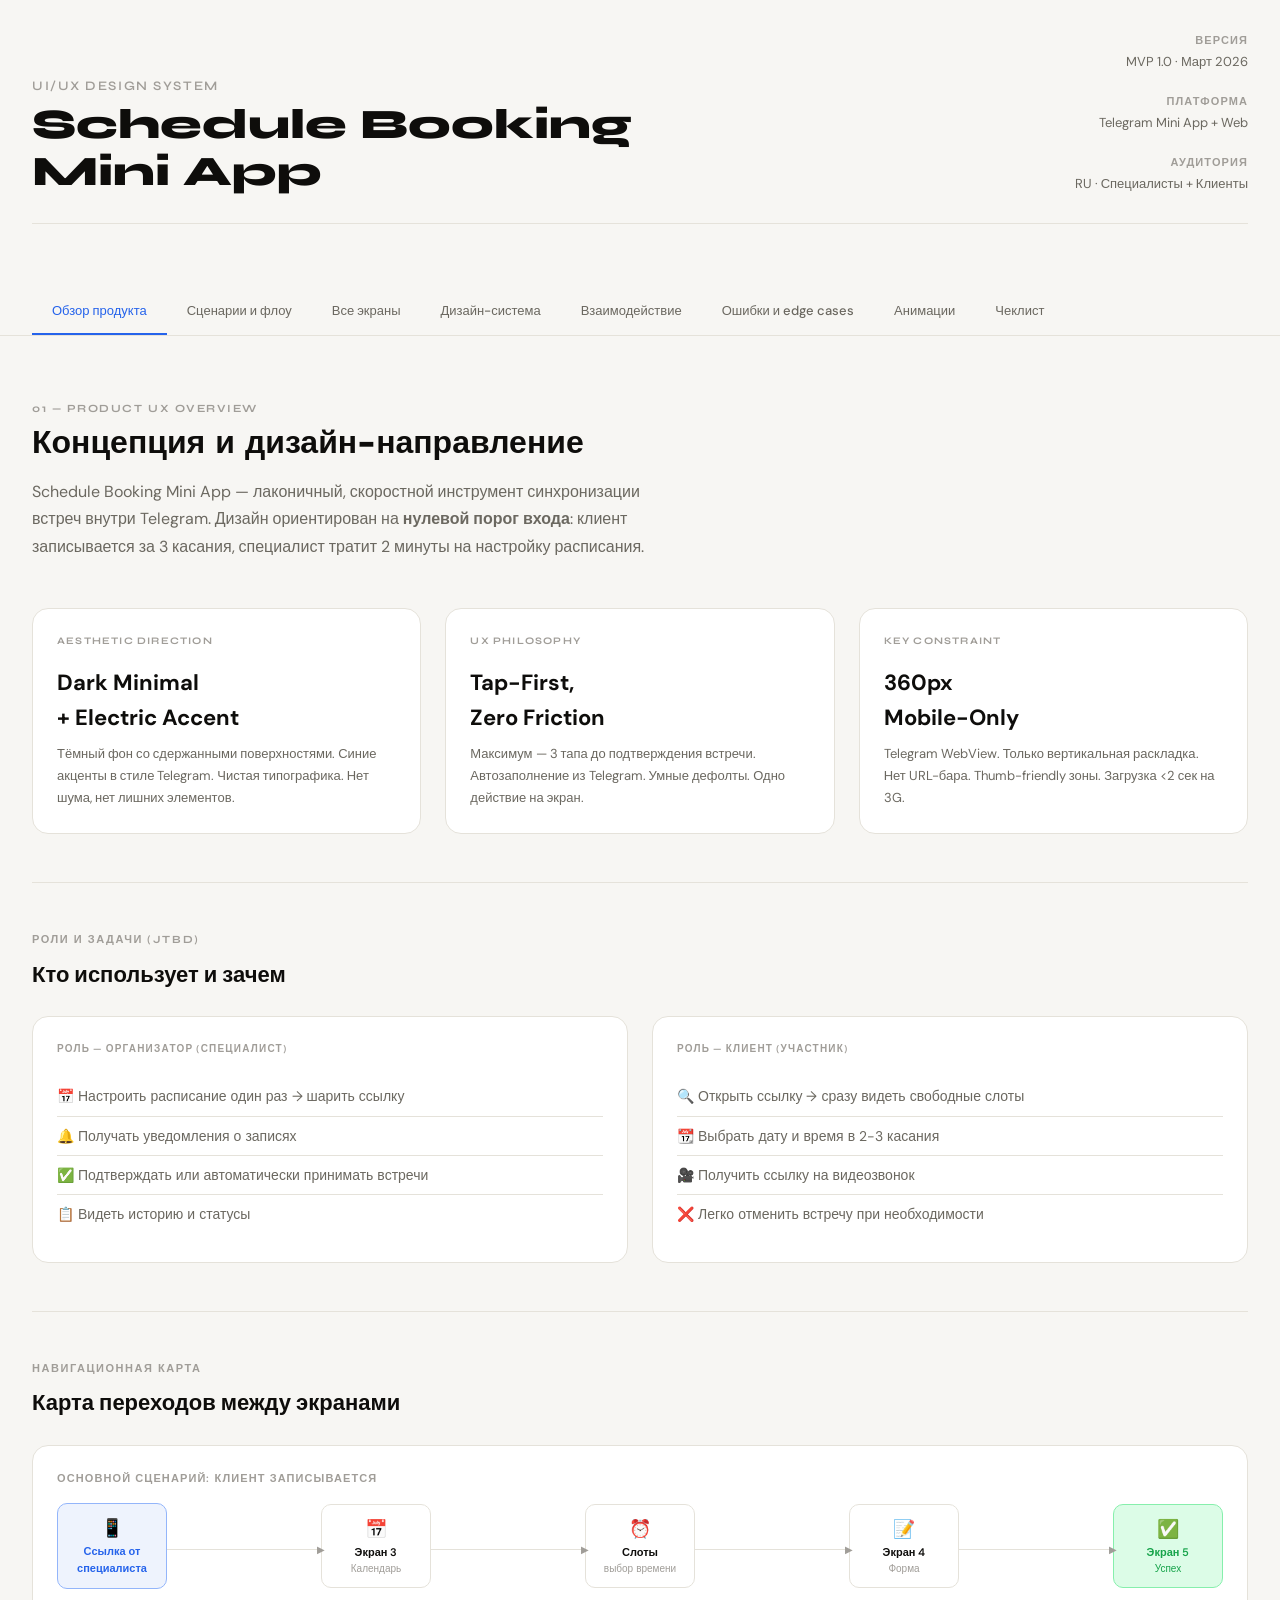
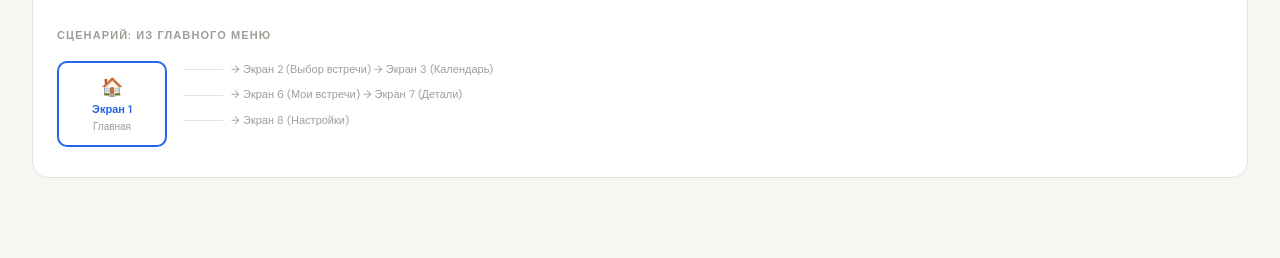
<file: design/ux-design-system — 2.html>
<!DOCTYPE html>
<html lang="ru">
<head>
<meta charset="UTF-8">
<meta name="viewport" content="width=device-width, initial-scale=1.0">
<title>UX Design System — Schedule Booking Mini App</title>
<link rel="preconnect" href="https://fonts.googleapis.com">
<link href="https://fonts.googleapis.com/css2?family=Syne:wght@400;500;600;700;800&family=DM+Sans:ital,opsz,wght@0,9..40,300;0,9..40,400;0,9..40,500;1,9..40,300&display=swap" rel="stylesheet">
<style>
:root {
  --ds-bg: #F7F6F3;
  --ds-surface: #FFFFFF;
  --ds-border: #E5E2DA;
  --ds-text-primary: #0E0D0B;
  --ds-text-secondary: #6B6860;
  --ds-text-muted: #A09D98;
  --ds-accent: #2563EB;
  --ds-accent-soft: #EEF3FD;

  /* App colors (shown inside phone frames) */
  --app-bg: #0C1220;
  --app-surface: #141B2D;
  --app-surface-2: #1C2640;
  --app-border: rgba(255,255,255,0.08);
  --app-text: #F0F2F8;
  --app-text-2: #8B92A5;
  --app-accent: #3B82F6;
  --app-accent-2: #60A5FA;
  --app-success: #22C55E;
  --app-warning: #F59E0B;
  --app-error: #EF4444;
  --app-mint: #10D9B4;
}

* { margin: 0; padding: 0; box-sizing: border-box; }

body {
  font-family: 'DM Sans', -apple-system, sans-serif;
  background: var(--ds-bg);
  color: var(--ds-text-primary);
  line-height: 1.6;
  font-size: 15px;
}

/* ========== LAYOUT ========== */
.page-wrap { max-width: 1280px; margin: 0 auto; padding: 0 32px 80px; }

.masthead {
  border-bottom: 1px solid var(--ds-border);
  padding: 32px 0 28px;
  margin-bottom: 64px;
  display: flex;
  align-items: flex-end;
  justify-content: space-between;
  gap: 24px;
}
.masthead-title { font-family: 'Syne', sans-serif; font-size: 13px; font-weight: 600; letter-spacing: 0.12em; text-transform: uppercase; color: var(--ds-text-muted); }
.masthead h1 { font-family: 'Syne', sans-serif; font-size: 42px; font-weight: 800; line-height: 1.1; margin-top: 6px; }
.masthead-meta { font-size: 13px; color: var(--ds-text-secondary); text-align: right; }
.masthead-meta strong { display: block; font-family: 'Syne', sans-serif; font-size: 11px; letter-spacing: 0.1em; text-transform: uppercase; color: var(--ds-text-muted); margin-bottom: 2px; }

/* ========== NAV ========== */
.toc {
  position: sticky; top: 0; z-index: 50;
  background: rgba(247,246,243,0.96);
  backdrop-filter: blur(8px);
  border-bottom: 1px solid var(--ds-border);
  padding: 0;
  margin: 0 -32px 64px;
}
.toc-inner {
  max-width: 1280px;
  margin: 0 auto;
  padding: 0 32px;
  display: flex;
  gap: 0;
  overflow-x: auto;
  scrollbar-width: none;
}
.toc-inner::-webkit-scrollbar { display: none; }
.toc-btn {
  flex-shrink: 0;
  padding: 14px 20px;
  border: none;
  background: none;
  cursor: pointer;
  font-family: 'DM Sans', sans-serif;
  font-size: 13px;
  font-weight: 500;
  color: var(--ds-text-secondary);
  border-bottom: 2px solid transparent;
  transition: color 0.15s, border-color 0.15s;
  white-space: nowrap;
}
.toc-btn:hover { color: var(--ds-text-primary); }
.toc-btn.active { color: var(--ds-accent); border-bottom-color: var(--ds-accent); }

/* ========== SECTIONS ========== */
.section { display: none; }
.section.visible { display: block; }

.section-label {
  font-family: 'Syne', sans-serif;
  font-size: 11px; font-weight: 700;
  letter-spacing: 0.14em; text-transform: uppercase;
  color: var(--ds-text-muted);
  margin-bottom: 8px;
}
.section-title {
  font-family: 'Syne', sans-serif;
  font-size: 32px; font-weight: 800;
  line-height: 1.15;
  margin-bottom: 16px;
}
.section-desc {
  font-size: 16px; color: var(--ds-text-secondary);
  max-width: 640px; line-height: 1.7;
  margin-bottom: 48px;
}

/* ========== PHONE FRAME ========== */
.phone-grid {
  display: flex;
  gap: 24px;
  flex-wrap: wrap;
  align-items: flex-start;
}
.phone-col { flex: 0 0 auto; }
.phone-label {
  font-family: 'Syne', sans-serif;
  font-size: 11px; font-weight: 600;
  letter-spacing: 0.1em; text-transform: uppercase;
  color: var(--ds-text-muted);
  margin-bottom: 10px;
  text-align: center;
}
.phone {
  width: 280px;
  background: #1A1A2E;
  border-radius: 36px;
  padding: 12px;
  box-shadow: inset 0 0 0 1px rgba(255,255,255,0.12), 0 0 0 1px rgba(0,0,0,0.15);
  position: relative;
}
.phone::before {
  content: '';
  display: block;
  width: 80px; height: 6px;
  background: #2A2A3E;
  border-radius: 3px;
  margin: 0 auto 10px;
}
.phone-screen {
  background: var(--app-bg);
  border-radius: 24px;
  overflow: hidden;
  min-height: 560px;
  position: relative;
  font-family: 'DM Sans', sans-serif;
}
.phone-status {
  height: 36px;
  display: flex;
  align-items: center;
  justify-content: space-between;
  padding: 0 16px;
  font-size: 11px;
  font-weight: 600;
  color: var(--app-text);
}
.status-right { display: flex; gap: 6px; align-items: center; }
.status-dot { width: 5px; height: 5px; border-radius: 50%; background: var(--app-text); }

/* ========== APP UI COMPONENTS ========== */
.app-header {
  padding: 8px 16px 12px;
  border-bottom: 1px solid var(--app-border);
}
.app-header-back {
  font-size: 12px;
  color: var(--app-accent-2);
  margin-bottom: 4px;
}
.app-header-title {
  font-size: 17px;
  font-weight: 600;
  color: var(--app-text);
}
.app-header-sub {
  font-size: 12px;
  color: var(--app-text-2);
  margin-top: 2px;
}

.app-body { padding: 16px; }

.app-greeting {
  padding: 20px 16px 4px;
}
.app-greeting-wave {
  font-size: 28px;
  margin-bottom: 6px;
}
.app-greeting-name {
  font-size: 20px;
  font-weight: 700;
  color: var(--app-text);
}
.app-greeting-sub {
  font-size: 13px;
  color: var(--app-text-2);
  margin-top: 2px;
}

.app-btn {
  display: flex;
  align-items: center;
  gap: 12px;
  width: 100%;
  padding: 14px 16px;
  border-radius: 14px;
  border: none;
  cursor: pointer;
  margin-bottom: 10px;
  text-align: left;
}
.app-btn-icon {
  width: 36px; height: 36px;
  border-radius: 10px;
  display: flex; align-items: center; justify-content: center;
  font-size: 18px;
  flex-shrink: 0;
}
.app-btn-text { flex: 1; }
.app-btn-title { font-size: 14px; font-weight: 600; }
.app-btn-sub { font-size: 11px; margin-top: 1px; }
.app-btn-arrow { font-size: 14px; color: rgba(255,255,255,0.3); }

.btn-blue { background: rgba(59,130,246,0.15); }
.btn-blue .app-btn-icon { background: rgba(59,130,246,0.25); }
.btn-blue .app-btn-title { color: #93C5FD; }
.btn-blue .app-btn-sub { color: rgba(147,197,253,0.6); }

.btn-green { background: rgba(34,197,94,0.12); }
.btn-green .app-btn-icon { background: rgba(34,197,94,0.2); }
.btn-green .app-btn-title { color: #86EFAC; }
.btn-green .app-btn-sub { color: rgba(134,239,172,0.6); }

.btn-purple { background: rgba(139,92,246,0.12); }
.btn-purple .app-btn-icon { background: rgba(139,92,246,0.2); }
.btn-purple .app-btn-title { color: #C4B5FD; }
.btn-purple .app-btn-sub { color: rgba(196,181,253,0.6); }

.btn-gray { background: rgba(255,255,255,0.05); }
.btn-gray .app-btn-icon { background: rgba(255,255,255,0.1); }
.btn-gray .app-btn-title { color: var(--app-text); }
.btn-gray .app-btn-sub { color: var(--app-text-2); }

.app-web-link {
  text-align: center;
  padding: 12px 16px;
  font-size: 12px;
  color: var(--app-accent-2);
  text-decoration: underline;
  text-underline-offset: 3px;
}

/* Specialist info */
.app-specialist-card {
  background: var(--app-surface);
  border-radius: 12px;
  padding: 12px;
  display: flex;
  align-items: center;
  gap: 10px;
  margin-bottom: 16px;
  border: 1px solid var(--app-border);
}
.app-avatar {
  width: 40px; height: 40px;
  border-radius: 50%;
  background: linear-gradient(135deg, #3B82F6, #8B5CF6);
  display: flex; align-items: center; justify-content: center;
  font-weight: 700; font-size: 14px; color: white;
  flex-shrink: 0;
}
.app-specialist-name { font-size: 14px; font-weight: 600; color: var(--app-text); }
.app-specialist-meta { font-size: 11px; color: var(--app-text-2); margin-top: 1px; }

/* Calendar mini */
.app-calendar-header {
  display: flex;
  align-items: center;
  justify-content: space-between;
  padding: 0 0 8px;
}
.app-cal-month { font-size: 14px; font-weight: 600; color: var(--app-text); }
.app-cal-nav { display: flex; gap: 8px; }
.app-cal-nav-btn {
  width: 24px; height: 24px;
  border-radius: 6px;
  border: 1px solid var(--app-border);
  background: var(--app-surface);
  color: var(--app-text);
  font-size: 13px;
  display: flex; align-items: center; justify-content: center;
  cursor: pointer;
}

.app-cal-grid {
  display: grid;
  grid-template-columns: repeat(7, 1fr);
  gap: 3px;
  margin-bottom: 16px;
}
.app-cal-dow {
  text-align: center;
  font-size: 10px;
  color: var(--app-text-2);
  padding: 4px 0;
  font-weight: 500;
}
.app-cal-day {
  aspect-ratio: 1;
  display: flex; align-items: center; justify-content: center;
  border-radius: 8px;
  font-size: 12px;
  color: var(--app-text);
}
.app-cal-day.disabled { color: rgba(255,255,255,0.15); }
.app-cal-day.available { background: rgba(34,197,94,0.15); color: #86EFAC; }
.app-cal-day.selected { background: var(--app-accent); color: white; }
.app-cal-day.today { border: 1px solid var(--app-accent); }
.app-cal-day.empty { }

/* Time slots */
.app-slots-grid {
  display: grid;
  grid-template-columns: repeat(3, 1fr);
  gap: 8px;
  margin-bottom: 16px;
}
.app-slot {
  padding: 10px 4px;
  border-radius: 10px;
  border: 1px solid var(--app-border);
  text-align: center;
  font-size: 13px;
  font-weight: 500;
  color: var(--app-text);
  background: var(--app-surface);
}
.app-slot.selected { background: var(--app-accent); border-color: var(--app-accent); color: white; }

/* Form */
.app-form-label {
  font-size: 12px;
  font-weight: 500;
  color: var(--app-text-2);
  margin-bottom: 6px;
  display: block;
}
.app-form-input {
  width: 100%;
  background: var(--app-surface);
  border: 1px solid var(--app-border);
  border-radius: 10px;
  padding: 10px 12px;
  font-size: 13px;
  color: var(--app-text);
  margin-bottom: 12px;
  font-family: 'DM Sans', sans-serif;
}
.app-form-input::placeholder { color: rgba(255,255,255,0.2); }

.app-radio-row {
  display: flex;
  align-items: center;
  gap: 10px;
  padding: 10px 12px;
  border-radius: 10px;
  border: 1px solid var(--app-border);
  margin-bottom: 6px;
  background: var(--app-surface);
}
.app-radio-dot {
  width: 16px; height: 16px;
  border-radius: 50%;
  border: 2px solid var(--app-border);
  flex-shrink: 0;
}
.app-radio-dot.checked {
  border-color: var(--app-accent);
  background: var(--app-accent);
  display: flex; align-items: center; justify-content: center;
}
.app-radio-dot.checked::after {
  content: '';
  width: 6px; height: 6px;
  border-radius: 50%;
  background: white;
}
.app-radio-label { font-size: 13px; color: var(--app-text); }

/* Success screen */
.app-success-icon {
  width: 64px; height: 64px;
  border-radius: 50%;
  background: rgba(34,197,94,0.15);
  display: flex; align-items: center; justify-content: center;
  margin: 24px auto 16px;
  font-size: 32px;
}
.app-success-title {
  text-align: center;
  font-size: 17px;
  font-weight: 700;
  color: var(--app-text);
  margin-bottom: 6px;
}
.app-success-sub {
  text-align: center;
  font-size: 13px;
  color: var(--app-text-2);
  padding: 0 20px;
}
.app-detail-card {
  background: var(--app-surface);
  border-radius: 12px;
  padding: 14px;
  border: 1px solid var(--app-border);
  margin: 16px 0;
}
.app-detail-row {
  display: flex;
  align-items: center;
  gap: 10px;
  padding: 7px 0;
  font-size: 13px;
  color: var(--app-text);
  border-bottom: 1px solid var(--app-border);
}
.app-detail-row:last-child { border-bottom: none; }
.app-detail-row-icon { font-size: 14px; width: 20px; }
.app-detail-row-val { flex: 1; }
.app-detail-row-link { color: var(--app-accent-2); font-size: 12px; text-decoration: underline; }

.app-status-badge {
  display: inline-flex;
  align-items: center;
  gap: 6px;
  padding: 6px 12px;
  border-radius: 20px;
  font-size: 12px;
  font-weight: 500;
  margin: 8px 16px;
}
.badge-pending { background: rgba(245,158,11,0.15); color: #FCD34D; }
.badge-confirmed { background: rgba(34,197,94,0.15); color: #86EFAC; }

/* History cards */
.app-meeting-card {
  border-radius: 12px;
  padding: 12px;
  margin-bottom: 10px;
  border-left: 3px solid;
  background: var(--app-surface);
}
.app-meeting-card.confirmed { border-left-color: var(--app-success); }
.app-meeting-card.pending { border-left-color: var(--app-warning); }
.app-meeting-card.completed { border-left-color: var(--app-text-2); }
.app-meeting-card-title {
  font-size: 14px;
  font-weight: 600;
  color: var(--app-text);
  margin-bottom: 3px;
}
.app-meeting-card-sub {
  font-size: 12px;
  color: var(--app-text-2);
  margin-bottom: 6px;
}
.app-meeting-card-row {
  display: flex;
  justify-content: space-between;
  align-items: center;
  margin-top: 8px;
}
.app-tag {
  font-size: 10px;
  font-weight: 600;
  padding: 3px 8px;
  border-radius: 6px;
}
.tag-confirmed { background: rgba(34,197,94,0.15); color: #86EFAC; }
.tag-pending { background: rgba(245,158,11,0.12); color: #FCD34D; }
.tag-completed { background: rgba(255,255,255,0.08); color: var(--app-text-2); }
.app-card-actions {
  display: flex;
  gap: 6px;
  margin-top: 8px;
}
.app-mini-btn {
  flex: 1;
  padding: 7px 10px;
  border-radius: 8px;
  border: 1px solid var(--app-border);
  background: var(--app-surface-2);
  color: var(--app-text);
  font-size: 11px;
  font-weight: 500;
  text-align: center;
  cursor: pointer;
}
.app-mini-btn.danger { border-color: rgba(239,68,68,0.3); color: #FCA5A5; background: rgba(239,68,68,0.08); }

/* Settings */
.app-settings-section {
  background: var(--app-surface);
  border-radius: 12px;
  border: 1px solid var(--app-border);
  overflow: hidden;
  margin-bottom: 12px;
}
.app-settings-row {
  display: flex;
  align-items: center;
  padding: 12px 14px;
  border-bottom: 1px solid var(--app-border);
  gap: 10px;
}
.app-settings-row:last-child { border-bottom: none; }
.app-settings-icon { font-size: 16px; width: 28px; text-align: center; }
.app-settings-label { flex: 1; font-size: 13px; color: var(--app-text); }
.app-settings-value { font-size: 12px; color: var(--app-text-2); }
.app-toggle {
  width: 36px; height: 20px;
  border-radius: 10px;
  background: var(--app-accent);
  position: relative;
  cursor: pointer;
  flex-shrink: 0;
}
.app-toggle::after {
  content: '';
  position: absolute;
  right: 3px; top: 3px;
  width: 14px; height: 14px;
  border-radius: 50%;
  background: white;
}
.app-toggle.off { background: rgba(255,255,255,0.15); }
.app-toggle.off::after { right: auto; left: 3px; }

/* Profile in settings */
.app-profile-row {
  display: flex;
  align-items: center;
  gap: 12px;
  padding: 14px 14px;
  border-bottom: 1px solid var(--app-border);
}

/* Timeline */
.app-timeline { padding: 0 4px; }
.app-timeline-item {
  display: flex;
  gap: 10px;
  padding: 6px 0;
  position: relative;
}
.app-timeline-dot {
  width: 8px; height: 8px;
  border-radius: 50%;
  background: var(--app-accent);
  margin-top: 4px;
  flex-shrink: 0;
}
.app-timeline-dot.completed { background: var(--app-success); }
.app-timeline-text { font-size: 12px; color: var(--app-text-2); }
.app-timeline-date { font-size: 11px; color: rgba(255,255,255,0.25); }

/* Tabs */
.app-tabs {
  display: flex;
  gap: 6px;
  padding: 0 16px 12px;
}
.app-tab {
  flex: 1;
  padding: 8px 6px;
  border-radius: 10px;
  text-align: center;
  font-size: 11px;
  font-weight: 600;
  border: none;
  cursor: pointer;
}
.app-tab.active { background: var(--app-accent); color: white; }
.app-tab.inactive { background: var(--app-surface); color: var(--app-text-2); border: 1px solid var(--app-border); }

/* Search */
.app-search {
  background: var(--app-surface);
  border: 1px solid var(--app-border);
  border-radius: 12px;
  padding: 10px 14px;
  display: flex;
  align-items: center;
  gap: 8px;
  margin-bottom: 14px;
}
.app-search-icon { font-size: 14px; color: var(--app-text-2); }
.app-search-placeholder { font-size: 13px; color: rgba(255,255,255,0.2); }

/* Meeting type card (screen 2) */
.app-type-card {
  background: var(--app-surface);
  border-radius: 12px;
  padding: 12px;
  margin-bottom: 8px;
  border: 1px solid var(--app-border);
  cursor: pointer;
}
.app-type-card:hover { border-color: var(--app-accent); }
.app-type-title { font-size: 14px; font-weight: 600; color: var(--app-text); margin-bottom: 3px; }
.app-type-sub { font-size: 12px; color: var(--app-text-2); }
.app-type-meta {
  display: flex;
  gap: 12px;
  margin-top: 8px;
  padding-top: 8px;
  border-top: 1px solid var(--app-border);
}
.app-type-chip {
  font-size: 11px;
  color: var(--app-text-2);
}

/* Bottom button */
.app-bottom-btn {
  position: absolute;
  bottom: 16px; left: 16px; right: 16px;
  padding: 14px;
  border-radius: 14px;
  background: var(--app-accent);
  color: white;
  text-align: center;
  font-size: 15px;
  font-weight: 600;
  border: none;
  cursor: pointer;
}
.app-bottom-btn.disabled { background: rgba(59,130,246,0.25); color: rgba(255,255,255,0.4); }
.app-bottom-btn.green { background: #16A34A; }

/* Onboarding */
.app-onboard-hero {
  padding: 24px 16px 16px;
  text-align: center;
}
.app-onboard-emoji { font-size: 56px; margin-bottom: 12px; }
.app-onboard-title {
  font-size: 22px;
  font-weight: 700;
  color: var(--app-text);
  margin-bottom: 8px;
}
.app-onboard-desc {
  font-size: 13px;
  color: var(--app-text-2);
  line-height: 1.6;
}
.app-dots {
  display: flex;
  justify-content: center;
  gap: 6px;
  padding: 12px 0;
}
.app-dot {
  width: 6px; height: 6px;
  border-radius: 3px;
  background: var(--app-border);
}
.app-dot.active { width: 20px; background: var(--app-accent); }

/* Error screen */
.app-error {
  text-align: center;
  padding: 32px 20px;
}
.app-error-icon { font-size: 40px; margin-bottom: 12px; }
.app-error-title { font-size: 16px; font-weight: 600; color: var(--app-text); margin-bottom: 6px; }
.app-error-desc { font-size: 13px; color: var(--app-text-2); margin-bottom: 20px; line-height: 1.5; }
.app-error-btn {
  display: inline-block;
  padding: 10px 24px;
  border-radius: 10px;
  background: var(--app-surface);
  border: 1px solid var(--app-border);
  color: var(--app-text);
  font-size: 13px;
  font-weight: 500;
  cursor: pointer;
}

/* Loading skeleton */
.app-skeleton {
  background: rgba(255,255,255,0.06);
  border-radius: 8px;
  animation: shimmer 1.5s ease-in-out infinite;
}
@keyframes shimmer {
  0%,100% { opacity: 0.5; }
  50% { opacity: 1; }
}

/* ========== DESIGN SYSTEM SECTION ========== */
.ds-grid-2 { display: grid; grid-template-columns: 1fr 1fr; gap: 24px; margin-bottom: 32px; }
.ds-grid-3 { display: grid; grid-template-columns: 1fr 1fr 1fr; gap: 24px; margin-bottom: 32px; }
.ds-grid-4 { display: grid; grid-template-columns: repeat(4, 1fr); gap: 16px; margin-bottom: 32px; }

.ds-card {
  background: var(--ds-surface);
  border: 1px solid var(--ds-border);
  border-radius: 16px;
  padding: 24px;
}
.ds-card-label {
  font-family: 'Syne', sans-serif;
  font-size: 10px; font-weight: 700;
  letter-spacing: 0.12em; text-transform: uppercase;
  color: var(--ds-text-muted);
  margin-bottom: 16px;
}

/* Color swatches */
.color-swatch {
  height: 48px;
  border-radius: 10px;
  margin-bottom: 8px;
}
.color-name { font-size: 12px; font-weight: 500; color: var(--ds-text-secondary); }
.color-hex { font-size: 11px; font-family: 'DM Mono', monospace; color: var(--ds-text-muted); }

/* Type specimen */
.type-specimen { margin-bottom: 20px; padding-bottom: 20px; border-bottom: 1px solid var(--ds-border); }
.type-specimen:last-child { margin-bottom: 0; padding-bottom: 0; border-bottom: none; }
.type-specimen-meta { font-size: 11px; color: var(--ds-text-muted); margin-bottom: 6px; font-family: 'DM Mono', monospace; }

/* Component demos (light surface with dark mock inside) */
.comp-demo {
  background: #1C2640;
  border-radius: 12px;
  padding: 16px;
  margin-top: 12px;
}

/* ========== FLOW DIAGRAM ========== */
.flow-wrap { overflow-x: auto; padding-bottom: 8px; }
.flow-diagram {
  display: flex;
  align-items: flex-start;
  gap: 0;
  min-width: 900px;
}
.flow-step-wrap {
  display: flex;
  flex-direction: column;
  align-items: center;
  flex: 1;
}
.flow-node {
  background: var(--ds-surface);
  border: 1px solid var(--ds-border);
  border-radius: 12px;
  padding: 14px 16px;
  text-align: center;
  width: 120px;
}
.flow-node.highlight {
  background: #EEF3FD;
  border-color: #93B5FA;
}
.flow-node-icon { font-size: 20px; margin-bottom: 4px; }
.flow-node-label { font-size: 12px; font-weight: 500; color: var(--ds-text-secondary); }
.flow-node-screen { font-size: 10px; color: var(--ds-text-muted); margin-top: 3px; font-family: 'DM Mono', monospace; }
.flow-arrow {
  height: 2px;
  background: var(--ds-border);
  flex: 1;
  margin-top: 28px;
  position: relative;
}
.flow-arrow::after {
  content: '▶';
  position: absolute;
  right: -4px;
  top: -8px;
  font-size: 10px;
  color: var(--ds-text-muted);
}

.flow-branch {
  display: flex;
  flex-direction: column;
  gap: 12px;
  margin-top: 12px;
  width: 120px;
}
.flow-branch-line {
  width: 1px;
  height: 20px;
  background: var(--ds-border);
  margin: 0 auto;
}

/* ========== SPEC TABLE ========== */
.spec-table {
  width: 100%;
  border-collapse: collapse;
  font-size: 13px;
  margin-bottom: 24px;
}
.spec-table th {
  text-align: left;
  padding: 10px 14px;
  background: var(--ds-bg);
  border-bottom: 1px solid var(--ds-border);
  font-family: 'Syne', sans-serif;
  font-size: 11px;
  font-weight: 600;
  letter-spacing: 0.08em;
  text-transform: uppercase;
  color: var(--ds-text-muted);
}
.spec-table td {
  padding: 10px 14px;
  border-bottom: 1px solid var(--ds-border);
  color: var(--ds-text-secondary);
  vertical-align: top;
}
.spec-table td:first-child { font-weight: 500; color: var(--ds-text-primary); white-space: nowrap; }
.spec-table tr:last-child td { border-bottom: none; }
.spec-table .mono { font-family: 'DM Mono', monospace; font-size: 12px; background: var(--ds-bg); padding: 2px 6px; border-radius: 4px; }

/* Divider */
.divider { height: 1px; background: var(--ds-border); margin: 48px 0; }

/* Badge */
.ds-badge {
  display: inline-block;
  padding: 3px 9px;
  border-radius: 6px;
  font-size: 11px;
  font-weight: 600;
  background: var(--ds-accent-soft);
  color: var(--ds-accent);
}

/* Pill list */
.pill-list { display: flex; flex-wrap: wrap; gap: 8px; margin-top: 10px; }
.pill {
  padding: 6px 14px;
  border-radius: 20px;
  font-size: 13px;
  border: 1px solid var(--ds-border);
  color: var(--ds-text-secondary);
  background: var(--ds-surface);
}

/* Interaction rules */
.rule-list { list-style: none; }
.rule-list li {
  display: flex;
  align-items: flex-start;
  gap: 12px;
  padding: 12px 0;
  border-bottom: 1px solid var(--ds-border);
  font-size: 14px;
}
.rule-list li:last-child { border-bottom: none; }
.rule-num {
  font-family: 'Syne', sans-serif;
  font-size: 11px;
  font-weight: 700;
  color: var(--ds-text-muted);
  width: 24px;
  flex-shrink: 0;
  padding-top: 2px;
}

/* Error state row */
.error-row {
  display: flex;
  gap: 16px;
  align-items: flex-start;
  padding: 16px;
  border-radius: 10px;
  border: 1px solid var(--ds-border);
  margin-bottom: 12px;
  background: var(--ds-surface);
}
.error-code {
  font-family: 'DM Mono', monospace;
  font-size: 12px;
  font-weight: 600;
  width: 64px;
  flex-shrink: 0;
  color: #EF4444;
}
.error-title { font-size: 14px; font-weight: 500; margin-bottom: 3px; }
.error-desc { font-size: 13px; color: var(--ds-text-secondary); }

/* Checklist */
.checklist { list-style: none; }
.checklist li {
  display: flex;
  gap: 10px;
  padding: 8px 0;
  font-size: 14px;
  border-bottom: 1px solid var(--ds-border);
  align-items: flex-start;
}
.checklist li:last-child { border-bottom: none; }
.check-icon {
  width: 18px; height: 18px;
  border-radius: 50%;
  background: #DCFCE7;
  color: #16A34A;
  display: flex; align-items: center; justify-content: center;
  font-size: 10px;
  flex-shrink: 0;
  margin-top: 1px;
}

/* Anim principle cards */
.anim-card {
  background: var(--ds-surface);
  border: 1px solid var(--ds-border);
  border-radius: 14px;
  padding: 20px;
}
.anim-card-icon { font-size: 28px; margin-bottom: 10px; }
.anim-card-title { font-size: 15px; font-weight: 600; margin-bottom: 6px; }
.anim-card-desc { font-size: 13px; color: var(--ds-text-secondary); line-height: 1.6; }
.anim-card-spec {
  margin-top: 12px;
  padding: 8px 10px;
  background: var(--ds-bg);
  border-radius: 8px;
  font-family: 'DM Mono', monospace;
  font-size: 12px;
  color: var(--ds-text-secondary);
}

@media (max-width: 900px) {
  .ds-grid-2, .ds-grid-3, .ds-grid-4 { grid-template-columns: 1fr 1fr; }
  .phone-grid { justify-content: center; }
  .masthead h1 { font-size: 28px; }
}
@media (max-width: 600px) {
  .page-wrap { padding: 0 16px 60px; }
  .ds-grid-2, .ds-grid-3, .ds-grid-4 { grid-template-columns: 1fr; }
  .masthead { flex-direction: column; align-items: flex-start; }
  .masthead-meta { text-align: left; }
}
</style>
</head>
<body>
<div class="page-wrap">

  <!-- MASTHEAD -->
  <div class="masthead">
    <div>
      <div class="masthead-title">UI/UX Design System</div>
      <h1>Schedule Booking<br>Mini App</h1>
    </div>
    <div class="masthead-meta">
      <strong>Версия</strong>MVP 1.0 · Март 2026
      <br><br>
      <strong>Платформа</strong>Telegram Mini App + Web
      <br><br>
      <strong>Аудитория</strong>RU · Специалисты + Клиенты
    </div>
  </div>

  <!-- TOC NAV -->
  <div class="toc">
    <div class="toc-inner">
      <button class="toc-btn active" onclick="showSection('overview')">Обзор продукта</button>
      <button class="toc-btn" onclick="showSection('flows')">Сценарии и флоу</button>
      <button class="toc-btn" onclick="showSection('screens')">Все экраны</button>
      <button class="toc-btn" onclick="showSection('system')">Дизайн-система</button>
      <button class="toc-btn" onclick="showSection('interactions')">Взаимодействие</button>
      <button class="toc-btn" onclick="showSection('errors')">Ошибки и edge cases</button>
      <button class="toc-btn" onclick="showSection('animation')">Анимации</button>
      <button class="toc-btn" onclick="showSection('checklist')">Чеклист</button>
    </div>
  </div>

  <!-- ======================================= -->
  <!-- SECTION: OVERVIEW -->
  <!-- ======================================= -->
  <div id="section-overview" class="section visible">
    <div class="section-label">01 — Product UX Overview</div>
    <div class="section-title">Концепция и дизайн-направление</div>
    <div class="section-desc">
      Schedule Booking Mini App — лаконичный, скоростной инструмент синхронизации встреч внутри Telegram. Дизайн ориентирован на <strong>нулевой порог входа</strong>: клиент записывается за 3 касания, специалист тратит 2 минуты на настройку расписания.
    </div>

    <div class="ds-grid-3">
      <div class="ds-card">
        <div class="ds-card-label">Aesthetic Direction</div>
        <div style="font-size: 22px; font-weight: 700; margin-bottom: 8px;">Dark Minimal<br>+ Electric Accent</div>
        <div style="font-size: 13px; color: var(--ds-text-secondary); line-height: 1.7;">Тёмный фон со сдержанными поверхностями. Синие акценты в стиле Telegram. Чистая типографика. Нет шума, нет лишних элементов.</div>
      </div>
      <div class="ds-card">
        <div class="ds-card-label">UX Philosophy</div>
        <div style="font-size: 22px; font-weight: 700; margin-bottom: 8px;">Tap-First,<br>Zero Friction</div>
        <div style="font-size: 13px; color: var(--ds-text-secondary); line-height: 1.7;">Максимум — 3 тапа до подтверждения встречи. Автозаполнение из Telegram. Умные дефолты. Одно действие на экран.</div>
      </div>
      <div class="ds-card">
        <div class="ds-card-label">Key Constraint</div>
        <div style="font-size: 22px; font-weight: 700; margin-bottom: 8px;">360px<br>Mobile-Only</div>
        <div style="font-size: 13px; color: var(--ds-text-secondary); line-height: 1.7;">Telegram WebView. Только вертикальная раскладка. Нет URL-бара. Thumb-friendly зоны. Загрузка &lt;2 сек на 3G.</div>
      </div>
    </div>

    <div class="divider"></div>

    <div class="section-label">Роли и задачи (JTBD)</div>
    <div style="font-size: 22px; font-weight: 700; margin-bottom: 24px;">Кто использует и зачем</div>

    <div class="ds-grid-2">
      <div class="ds-card">
        <div class="ds-card-label">Роль — Организатор (Специалист)</div>
        <div style="padding: 4px 0;">
          <div style="font-size: 14px; padding: 8px 0; border-bottom: 1px solid var(--ds-border); color: var(--ds-text-secondary);">📅 Настроить расписание один раз → шарить ссылку</div>
          <div style="font-size: 14px; padding: 8px 0; border-bottom: 1px solid var(--ds-border); color: var(--ds-text-secondary);">🔔 Получать уведомления о записях</div>
          <div style="font-size: 14px; padding: 8px 0; border-bottom: 1px solid var(--ds-border); color: var(--ds-text-secondary);">✅ Подтверждать или автоматически принимать встречи</div>
          <div style="font-size: 14px; padding: 8px 0; color: var(--ds-text-secondary);">📋 Видеть историю и статусы</div>
        </div>
      </div>
      <div class="ds-card">
        <div class="ds-card-label">Роль — Клиент (Участник)</div>
        <div style="padding: 4px 0;">
          <div style="font-size: 14px; padding: 8px 0; border-bottom: 1px solid var(--ds-border); color: var(--ds-text-secondary);">🔍 Открыть ссылку → сразу видеть свободные слоты</div>
          <div style="font-size: 14px; padding: 8px 0; border-bottom: 1px solid var(--ds-border); color: var(--ds-text-secondary);">📆 Выбрать дату и время в 2-3 касания</div>
          <div style="font-size: 14px; padding: 8px 0; border-bottom: 1px solid var(--ds-border); color: var(--ds-text-secondary);">🎥 Получить ссылку на видеозвонок</div>
          <div style="font-size: 14px; padding: 8px 0; color: var(--ds-text-secondary);">❌ Легко отменить встречу при необходимости</div>
        </div>
      </div>
    </div>

    <div class="divider"></div>

    <div class="section-label">Навигационная карта</div>
    <div style="font-size: 22px; font-weight: 700; margin-bottom: 24px;">Карта переходов между экранами</div>

    <div style="background: var(--ds-surface); border: 1px solid var(--ds-border); border-radius: 16px; padding: 24px; overflow-x: auto;">
      <div style="min-width: 700px;">
        <!-- Row 1: Main flow -->
        <div style="font-size: 11px; font-weight: 600; letter-spacing: 0.1em; text-transform: uppercase; color: var(--ds-text-muted); margin-bottom: 16px;">Основной сценарий: Клиент записывается</div>
        <div style="display: flex; align-items: center; gap: 0; margin-bottom: 32px;">
          <div style="text-align: center; width: 110px; flex-shrink:0;">
            <div style="background: #EEF3FD; border: 1px solid #93B5FA; border-radius: 10px; padding: 10px 8px; margin-bottom: 6px;">
              <div style="font-size: 18px;">📱</div>
              <div style="font-size: 11px; font-weight: 600; color: #2563EB;">Ссылка от специалиста</div>
            </div>
          </div>
          <div style="flex:1; height:1px; background: var(--ds-border); position:relative;"><span style="position:absolute; right:-4px; top:-7px; font-size:10px; color:var(--ds-text-muted);">▶</span></div>
          <div style="text-align: center; width: 110px; flex-shrink:0;">
            <div style="background: var(--ds-surface); border: 1px solid var(--ds-border); border-radius: 10px; padding: 10px 8px; margin-bottom: 6px;">
              <div style="font-size: 18px;">📅</div>
              <div style="font-size: 11px; font-weight: 600;">Экран 3</div>
              <div style="font-size: 10px; color: var(--ds-text-muted);">Календарь</div>
            </div>
          </div>
          <div style="flex:1; height:1px; background: var(--ds-border); position:relative;"><span style="position:absolute; right:-4px; top:-7px; font-size:10px; color:var(--ds-text-muted);">▶</span></div>
          <div style="text-align: center; width: 110px; flex-shrink:0;">
            <div style="background: var(--ds-surface); border: 1px solid var(--ds-border); border-radius: 10px; padding: 10px 8px; margin-bottom: 6px;">
              <div style="font-size: 18px;">⏰</div>
              <div style="font-size: 11px; font-weight: 600;">Слоты</div>
              <div style="font-size: 10px; color: var(--ds-text-muted);">выбор времени</div>
            </div>
          </div>
          <div style="flex:1; height:1px; background: var(--ds-border); position:relative;"><span style="position:absolute; right:-4px; top:-7px; font-size:10px; color:var(--ds-text-muted);">▶</span></div>
          <div style="text-align: center; width: 110px; flex-shrink:0;">
            <div style="background: var(--ds-surface); border: 1px solid var(--ds-border); border-radius: 10px; padding: 10px 8px; margin-bottom: 6px;">
              <div style="font-size: 18px;">📝</div>
              <div style="font-size: 11px; font-weight: 600;">Экран 4</div>
              <div style="font-size: 10px; color: var(--ds-text-muted);">Форма</div>
            </div>
          </div>
          <div style="flex:1; height:1px; background: var(--ds-border); position:relative;"><span style="position:absolute; right:-4px; top:-7px; font-size:10px; color:var(--ds-text-muted);">▶</span></div>
          <div style="text-align: center; width: 110px; flex-shrink:0;">
            <div style="background: #DCFCE7; border: 1px solid #86EFAC; border-radius: 10px; padding: 10px 8px; margin-bottom: 6px;">
              <div style="font-size: 18px;">✅</div>
              <div style="font-size: 11px; font-weight: 600; color: #16A34A;">Экран 5</div>
              <div style="font-size: 10px; color: #16A34A;">Успех</div>
            </div>
          </div>
        </div>

        <!-- Row 2: From main menu -->
        <div style="font-size: 11px; font-weight: 600; letter-spacing: 0.1em; text-transform: uppercase; color: var(--ds-text-muted); margin-bottom: 16px;">Сценарий: Из главного меню</div>
        <div style="display: flex; align-items: flex-start; gap: 16px; flex-wrap: wrap;">
          <div style="text-align: center; width: 110px;">
            <div style="background: var(--ds-surface); border: 2px solid var(--ds-accent); border-radius: 10px; padding: 10px 8px; margin-bottom: 6px;">
              <div style="font-size: 18px;">🏠</div>
              <div style="font-size: 11px; font-weight: 600; color: var(--ds-accent);">Экран 1</div>
              <div style="font-size: 10px; color: var(--ds-text-muted);">Главная</div>
            </div>
          </div>
          <div style="flex: 1; min-width: 200px;">
            <div style="display: flex; flex-direction: column; gap: 8px;">
              <div style="display: flex; align-items: center; gap: 8px;">
                <div style="width: 40px; height: 1px; background: var(--ds-border); flex-shrink: 0;"></div>
                <div style="font-size: 11px; color: var(--ds-text-muted);">→ Экран 2 (Выбор встречи) → Экран 3 (Календарь)</div>
              </div>
              <div style="display: flex; align-items: center; gap: 8px;">
                <div style="width: 40px; height: 1px; background: var(--ds-border); flex-shrink: 0;"></div>
                <div style="font-size: 11px; color: var(--ds-text-muted);">→ Экран 6 (Мои встречи) → Экран 7 (Детали)</div>
              </div>
              <div style="display: flex; align-items: center; gap: 8px;">
                <div style="width: 40px; height: 1px; background: var(--ds-border); flex-shrink: 0;"></div>
                <div style="font-size: 11px; color: var(--ds-text-muted);">→ Экран 8 (Настройки)</div>
              </div>
            </div>
          </div>
        </div>
      </div>
    </div>
  </div>

  <!-- ======================================= -->
  <!-- SECTION: FLOWS -->
  <!-- ======================================= -->
  <div id="section-flows" class="section">
    <div class="section-label">02 — User Journey Map</div>
    <div class="section-title">Сценарии использования</div>
    <div class="section-desc">Полные пользовательские пути с состояниями, условиями и точками принятия решений.</div>

    <!-- Flow A -->
    <div style="margin-bottom: 40px;">
      <div style="font-family: 'Syne', sans-serif; font-size: 14px; font-weight: 700; margin-bottom: 16px; padding: 10px 14px; background: var(--ds-accent-soft); border-radius: 8px; color: var(--ds-accent);">
        Сценарий A: Новый пользователь — первое открытие
      </div>
      <table class="spec-table">
        <thead><tr><th>Шаг</th><th>Экран / Состояние</th><th>Действие пользователя</th><th>Реакция системы</th></tr></thead>
        <tbody>
          <tr><td>1</td><td>Telegram чат</td><td>Нажимает кнопку бота или ссылку от специалиста</td><td>Открывается Mini App, загрузка данных</td></tr>
          <tr><td>2</td><td>Загрузка (Skeleton)</td><td>Ждёт (&lt;2 сек)</td><td>Skeleton placeholders вместо кнопок</td></tr>
          <tr><td>3</td><td>Онбординг (если без schedule_id)</td><td>Просматривает 3 шага онбординга</td><td>Пояснение продукта, не требует ввода</td></tr>
          <tr><td>4</td><td>Экран 1 — Главная</td><td>Видит приветствие с именем из Telegram</td><td>Имя и аватар из InitData</td></tr>
          <tr><td>5 (если с ссылкой)</td><td>Экран 3 — Сразу Календарь</td><td>Пропускает шаги 3-4, прямо на календарь</td><td>schedule_id в URL → skip to Экран 3</td></tr>
        </tbody>
      </table>
    </div>

    <!-- Flow B -->
    <div style="margin-bottom: 40px;">
      <div style="font-family: 'Syne', sans-serif; font-size: 14px; font-weight: 700; margin-bottom: 16px; padding: 10px 14px; background: #FFF3E0; border-radius: 8px; color: #E65100;">
        Сценарий B: Возвращающийся пользователь
      </div>
      <table class="spec-table">
        <thead><tr><th>Шаг</th><th>Экран</th><th>Действие</th><th>Состояние</th></tr></thead>
        <tbody>
          <tr><td>1</td><td>Экран 1</td><td>Открывает приложение</td><td>Быстрый вход, данные закешированы</td></tr>
          <tr><td>2</td><td>Экран 6 — Мои встречи</td><td>Нажимает "Мои встречи"</td><td>Предстоящие встречи сверху</td></tr>
          <tr><td>3</td><td>Экран 7 — Детали</td><td>Нажимает "Подробнее"</td><td>Ссылка на zoom, история изменений</td></tr>
        </tbody>
      </table>
    </div>

    <!-- Flow C -->
    <div style="margin-bottom: 40px;">
      <div style="font-family: 'Syne', sans-serif; font-size: 14px; font-weight: 700; margin-bottom: 16px; padding: 10px 14px; background: #E8F5E9; border-radius: 8px; color: #2E7D32;">
        Сценарий C: Полный цикл бронирования (Happy Path)
      </div>
      <table class="spec-table">
        <thead><tr><th>Шаг</th><th>Экран</th><th>Действие</th><th>Состояние / Логика</th></tr></thead>
        <tbody>
          <tr><td>1</td><td>Экран 3</td><td>Выбирает дату</td><td>Зелёные дни — доступны, серые — нет</td></tr>
          <tr><td>2</td><td>Экран 3</td><td>Выбирает время-слот</td><td>Слот становится синим. Кнопка "Продолжить" активна</td></tr>
          <tr><td>3</td><td>Экран 4</td><td>Проверяет данные (имя из TG)</td><td>Автозаполнено из Telegram InitData</td></tr>
          <tr><td>4</td><td>Экран 4</td><td>Выбирает платформу (если нужно)</td><td>Radio: Zoom / Google Meet / Jitsi и др.</td></tr>
          <tr><td>5</td><td>Экран 4</td><td>Нажимает "Забронировать"</td><td>POST /api/bookings → spinner</td></tr>
          <tr><td>6a</td><td>Экран 5 — Успех</td><td>Видит детали встречи</td><td>requires_approval=false → подтверждено сразу</td></tr>
          <tr><td>6b</td><td>Экран 5 — Ожидание</td><td>Видит статус "Ожидает подтверждения"</td><td>requires_approval=true → оранжевый бейдж</td></tr>
        </tbody>
      </table>
    </div>

    <!-- Flow D: Cancel -->
    <div style="margin-bottom: 40px;">
      <div style="font-family: 'Syne', sans-serif; font-size: 14px; font-weight: 700; margin-bottom: 16px; padding: 10px 14px; background: #FFEBEE; border-radius: 8px; color: #C62828;">
        Сценарий D: Отмена встречи
      </div>
      <table class="spec-table">
        <thead><tr><th>Шаг</th><th>Экран</th><th>Действие</th><th>Результат</th></tr></thead>
        <tbody>
          <tr><td>1</td><td>Экран 6 / 7</td><td>Нажимает "Отменить"</td><td>Появляется Modal подтверждения</td></tr>
          <tr><td>2</td><td>Modal</td><td>Подтверждает отмену</td><td>PATCH /api/meetings/{id} → status=cancelled</td></tr>
          <tr><td>3</td><td>Экран 6</td><td>Возврат на список</td><td>Встреча помечена ❌, слот освобождён, специалист получает уведомление</td></tr>
        </tbody>
      </table>
    </div>
  </div>

  <!-- ======================================= -->
  <!-- SECTION: SCREENS -->
  <!-- ======================================= -->
  <div id="section-screens" class="section">
    <div class="section-label">03 — Screen-by-Screen Breakdown</div>
    <div class="section-title">Все экраны приложения</div>
    <div class="section-desc">Макеты всех 10 экранов с полными спецификациями компонентов, состояний и поведений.</div>

    <!-- SCREEN 0: Onboarding -->
    <div class="divider"></div>
    <div style="display: flex; gap: 40px; align-items: flex-start; flex-wrap: wrap; margin-bottom: 48px;">
      <div class="phone-col">
        <div class="phone-label">SCREEN_000 · Онбординг</div>
        <div class="phone">
          <div class="phone-screen">
            <div class="phone-status"><span>9:41</span><div class="status-right"><div class="status-dot"></div><div class="status-dot"></div><div class="status-dot"></div></div></div>
            <div class="app-onboard-hero">
              <div class="app-onboard-emoji">📅</div>
              <div class="app-onboard-title">Умное расписание<br>для встреч</div>
              <div class="app-onboard-desc">Специалист настраивает расписание один раз — клиенты записываются сами, без переписки</div>
            </div>
            <div class="app-dots">
              <div class="app-dot active"></div>
              <div class="app-dot"></div>
              <div class="app-dot"></div>
            </div>
            <div style="padding: 0 16px; margin-top: 12px;">
              <div style="background: var(--app-surface); border-radius: 12px; padding: 12px; border: 1px solid var(--app-border); margin-bottom: 10px;">
                <div style="font-size: 13px; font-weight: 600; color: #86EFAC; margin-bottom: 4px;">✓ Без лишних переписок</div>
                <div style="font-size: 11px; color: var(--app-text-2);">Клиент видит только свободные слоты</div>
              </div>
              <div style="background: var(--app-surface); border-radius: 12px; padding: 12px; border: 1px solid var(--app-border); margin-bottom: 10px;">
                <div style="font-size: 13px; font-weight: 600; color: #93C5FD; margin-bottom: 4px;">✓ Zoom, Meet, Jitsi и другие</div>
                <div style="font-size: 11px; color: var(--app-text-2);">Ссылка создаётся автоматически</div>
              </div>
            </div>
            <button class="app-bottom-btn" style="position: relative; margin: 16px; width: calc(100% - 32px); display: block;">Начать →</button>
          </div>
        </div>
      </div>
      <div style="flex: 1; min-width: 280px;">
        <div style="font-size: 13px; font-weight: 600; margin-bottom: 12px; color: var(--ds-text-muted); text-transform: uppercase; letter-spacing: 0.08em;">Спецификация</div>
        <table class="spec-table">
          <tr><td>Триггер</td><td>Первый запуск без schedule_id в URL</td></tr>
          <tr><td>Шагов</td><td>3 (свайп или кнопка "Далее")</td></tr>
          <tr><td>Шаг 1</td><td>Ценностное предложение + ключевые фичи</td></tr>
          <tr><td>Шаг 2</td><td>Как это работает (иллюстрация потока)</td></tr>
          <tr><td>Шаг 3</td><td>Разрешение на уведомления Telegram</td></tr>
          <tr><td>CTA</td><td>"Начать" → Экран 1</td></tr>
          <tr><td>Пропуск</td><td>Кнопка "Пропустить" в правом верхнем углу</td></tr>
        </table>
      </div>
    </div>

    <!-- SCREEN 1: Main menu -->
    <div style="display: flex; gap: 40px; align-items: flex-start; flex-wrap: wrap; margin-bottom: 48px;">
      <div class="phone-col">
        <div class="phone-label">SCREEN_001 · Главное меню</div>
        <div class="phone">
          <div class="phone-screen">
            <div class="phone-status"><span>9:41</span><div class="status-right"><div class="status-dot"></div><div class="status-dot"></div><div class="status-dot"></div></div></div>
            <div class="app-greeting">
              <div class="app-greeting-wave">👋</div>
              <div class="app-greeting-name">Привет, Иван!</div>
              <div class="app-greeting-sub">Что хочешь сделать?</div>
            </div>
            <div style="padding: 16px; padding-top: 12px;">
              <div class="app-btn btn-blue">
                <div class="app-btn-icon">📅</div>
                <div class="app-btn-text">
                  <div class="app-btn-title">Выбрать встречу</div>
                  <div class="app-btn-sub">Забронировать слот у специалиста</div>
                </div>
                <div class="app-btn-arrow">›</div>
              </div>
              <div class="app-btn btn-green">
                <div class="app-btn-icon">📋</div>
                <div class="app-btn-text">
                  <div class="app-btn-title">Мои встречи</div>
                  <div class="app-btn-sub">Предстоящие и прошедшие</div>
                </div>
                <div class="app-btn-arrow">›</div>
              </div>
              <div class="app-btn btn-purple">
                <div class="app-btn-icon">⚙️</div>
                <div class="app-btn-text">
                  <div class="app-btn-title">Настройки</div>
                  <div class="app-btn-sub">Язык, уведомления, профиль</div>
                </div>
                <div class="app-btn-arrow">›</div>
              </div>
              <div class="app-web-link" style="text-align: left; padding: 12px 0;">🌐 Открыть полную веб-версию</div>
            </div>
          </div>
        </div>
      </div>
      <div style="flex: 1; min-width: 280px;">
        <div style="font-size: 13px; font-weight: 600; margin-bottom: 12px; color: var(--ds-text-muted); text-transform: uppercase; letter-spacing: 0.08em;">Спецификация</div>
        <table class="spec-table">
          <tr><td>Приветствие</td><td>tg_first_name из InitData · bold 20px</td></tr>
          <tr><td>Кнопка 1</td><td>Синяя → SCREEN_002 / прямо SCREEN_003</td></tr>
          <tr><td>Кнопка 2</td><td>Зелёная → SCREEN_006</td></tr>
          <tr><td>Кнопка 3</td><td>Фиолетовая → SCREEN_008</td></tr>
          <tr><td>Ссылка</td><td>WebApp.openLink('https://app.com')</td></tr>
          <tr><td>Если специалист</td><td>"Управлять расписанием" вместо "Выбрать"</td></tr>
          <tr><td>Loading state</td><td>Skeleton кнопки (opacity 0.4), greeting пустой</td></tr>
          <tr><td>Error state</td><td>⚠️ + кнопка перезагрузки</td></tr>
        </table>
        <div style="margin-top: 16px; padding: 12px; background: var(--ds-accent-soft); border-radius: 10px; font-size: 13px; color: var(--ds-accent);">
          <strong>Differentiator:</strong> Каждая кнопка имеет подсказку-описание. Цветовое кодирование по функции (синий=выбор, зелёный=просмотр, фиолетовый=настройки).
        </div>
      </div>
    </div>

    <!-- SCREEN 2 -->
    <div style="display: flex; gap: 40px; align-items: flex-start; flex-wrap: wrap; margin-bottom: 48px;">
      <div class="phone-col">
        <div class="phone-label">SCREEN_002 · Поиск расписания</div>
        <div class="phone">
          <div class="phone-screen">
            <div class="phone-status"><span>9:41</span><div class="status-right"><div class="status-dot"></div><div class="status-dot"></div><div class="status-dot"></div></div></div>
            <div class="app-header">
              <div class="app-header-back">← Назад</div>
              <div class="app-header-title">Выбрать встречу</div>
            </div>
            <div style="padding: 14px 16px 0;">
              <div class="app-search">
                <div class="app-search-icon">🔍</div>
                <div class="app-search-placeholder">Найти специалиста...</div>
              </div>
              <div style="font-size: 12px; color: var(--app-text-2); margin-bottom: 10px; font-weight: 500;">Последние расписания</div>
              <div class="app-type-card">
                <div style="display: flex; align-items: center; gap: 10px; margin-bottom: 8px;">
                  <div class="app-avatar" style="width: 32px; height: 32px; font-size: 12px;">ИП</div>
                  <div>
                    <div class="app-type-title" style="font-size: 13px;">Консультация психолога</div>
                    <div class="app-type-sub">Иван Петров</div>
                  </div>
                </div>
                <div class="app-type-meta">
                  <div class="app-type-chip">⏱ 50 мин</div>
                  <div class="app-type-chip">⭐ 4.8 (12)</div>
                </div>
              </div>
              <div class="app-type-card">
                <div style="display: flex; align-items: center; gap: 10px; margin-bottom: 8px;">
                  <div class="app-avatar" style="width: 32px; height: 32px; font-size: 12px; background: linear-gradient(135deg, #22C55E, #16A34A);">МС</div>
                  <div>
                    <div class="app-type-title" style="font-size: 13px;">Персональная тренировка</div>
                    <div class="app-type-sub">Мария Сидорова</div>
                  </div>
                </div>
                <div class="app-type-meta">
                  <div class="app-type-chip">⏱ 60 мин</div>
                  <div class="app-type-chip">⭐ 4.9 (8)</div>
                </div>
              </div>
              <div style="text-align: center; padding: 12px; font-size: 12px; color: var(--app-text-2);">📍 Нет нужного? Попросите специалиста поделиться ссылкой</div>
            </div>
          </div>
        </div>
      </div>
      <div style="flex: 1; min-width: 280px;">
        <table class="spec-table">
          <tr><td>Поиск</td><td>Debounce 300ms · GET /api/schedules/search?q={q}</td></tr>
          <tr><td>Карточка</td><td>Аватар + имя + тип + длительность + рейтинг*</td></tr>
          <tr><td>Рейтинг</td><td>*MVP: статичный плейсхолдер (4.8)</td></tr>
          <tr><td>Loading</td><td>3-4 skeleton карточки</td></tr>
          <tr><td>Empty</td><td>Иллюстрация + подсказка попросить ссылку</td></tr>
          <tr><td>Вариант A</td><td>URL с schedule_id → пропустить этот экран</td></tr>
          <tr><td>Вариант B</td><td>Без schedule_id → показать этот экран</td></tr>
        </table>
      </div>
    </div>

    <!-- SCREEN 3 -->
    <div style="display: flex; gap: 40px; align-items: flex-start; flex-wrap: wrap; margin-bottom: 48px;">
      <div class="phone-col">
        <div class="phone-label">SCREEN_003 · Календарь и слоты</div>
        <div class="phone">
          <div class="phone-screen">
            <div class="phone-status"><span>9:41</span><div class="status-right"><div class="status-dot"></div><div class="status-dot"></div><div class="status-dot"></div></div></div>
            <div class="app-header">
              <div class="app-header-back">← Назад</div>
              <div class="app-header-title">Консультация</div>
              <div class="app-header-sub">Иван Петров · 45 мин</div>
            </div>
            <div style="padding: 14px 16px 80px;">
              <div class="app-specialist-card">
                <div class="app-avatar">ИП</div>
                <div>
                  <div class="app-specialist-name">Иван Петров</div>
                  <div class="app-specialist-meta">45 мин · Психолог</div>
                </div>
              </div>
              <div class="app-calendar-header">
                <div class="app-cal-month">Март 2026</div>
                <div class="app-cal-nav"><div class="app-cal-nav-btn">←</div><div class="app-cal-nav-btn">→</div></div>
              </div>
              <div class="app-cal-grid">
                <div class="app-cal-dow">Пн</div><div class="app-cal-dow">Вт</div><div class="app-cal-dow">Ср</div><div class="app-cal-dow">Чт</div><div class="app-cal-dow">Пт</div><div class="app-cal-dow">Сб</div><div class="app-cal-dow">Вс</div>
                <div class="app-cal-day empty"></div><div class="app-cal-day empty"></div><div class="app-cal-day empty"></div><div class="app-cal-day empty"></div><div class="app-cal-day empty"></div><div class="app-cal-day disabled">1</div><div class="app-cal-day disabled">2</div>
                <div class="app-cal-day available">3</div><div class="app-cal-day available">4</div><div class="app-cal-day today available">5</div><div class="app-cal-day available">6</div><div class="app-cal-day available">7</div><div class="app-cal-day disabled">8</div><div class="app-cal-day disabled">9</div>
                <div class="app-cal-day available">10</div><div class="app-cal-day selected">11</div><div class="app-cal-day available">12</div><div class="app-cal-day available">13</div><div class="app-cal-day available">14</div><div class="app-cal-day disabled">15</div><div class="app-cal-day disabled">16</div>
              </div>
              <div style="font-size: 12px; color: var(--app-text-2); font-weight: 500; margin-bottom: 10px;">Вторник, 11 марта — свободные слоты:</div>
              <div class="app-slots-grid">
                <div class="app-slot">10:00</div>
                <div class="app-slot selected">10:55</div>
                <div class="app-slot">11:50</div>
                <div class="app-slot">14:00</div>
                <div class="app-slot">14:55</div>
                <div class="app-slot">15:50</div>
              </div>
            </div>
            <button class="app-bottom-btn">Продолжить →</button>
          </div>
        </div>
      </div>
      <div style="flex: 1; min-width: 280px;">
        <table class="spec-table">
          <tr><td>Доступные дни</td><td>Зелёный фон rgba(34,197,94,0.15) · #86EFAC</td></tr>
          <tr><td>Недоступные</td><td>Серый · opacity 0.3</td></tr>
          <tr><td>Выбранный</td><td>Синий фон #3B82F6 · белый текст</td></tr>
          <tr><td>Сегодня</td><td>Синяя рамка · выделение</td></tr>
          <tr><td>Слот (дефолт)</td><td>Surface border #141B2D</td></tr>
          <tr><td>Слот (выбран)</td><td>Синий #3B82F6 · белый текст</td></tr>
          <tr><td>Загрузка слотов</td><td>Спиннер при смене дня</td></tr>
          <tr><td>Кнопка внизу</td><td>Fixed · disabled если слот не выбран</td></tr>
          <tr><td>API (месяц)</td><td>GET /api/schedules/{id}/slots?month=2026-03</td></tr>
          <tr><td>API (день)</td><td>GET /api/schedules/{id}/slots?date=2026-03-11</td></tr>
        </table>
      </div>
    </div>

    <!-- SCREEN 4 -->
    <div style="display: flex; gap: 40px; align-items: flex-start; flex-wrap: wrap; margin-bottom: 48px;">
      <div class="phone-col">
        <div class="phone-label">SCREEN_004 · Форма бронирования</div>
        <div class="phone">
          <div class="phone-screen">
            <div class="phone-status"><span>9:41</span><div class="status-right"><div class="status-dot"></div><div class="status-dot"></div><div class="status-dot"></div></div></div>
            <div class="app-header">
              <div class="app-header-back">← Назад</div>
              <div class="app-header-title">Подтверждение</div>
            </div>
            <div style="padding: 14px 16px 90px;">
              <div style="background: rgba(34,197,94,0.08); border: 1px solid rgba(34,197,94,0.2); border-radius: 12px; padding: 12px; margin-bottom: 16px;">
                <div style="font-size: 13px; font-weight: 600; color: #86EFAC; margin-bottom: 3px;">📅 Вт, 11 марта 2026</div>
                <div style="font-size: 12px; color: var(--app-text-2);">⏰ 10:55 — 11:45 (45 мин)</div>
              </div>
              <div>
                <label class="app-form-label">Как вас представить? *</label>
                <input class="app-form-input" type="text" placeholder="Иван Иванов" value="Иван (из Telegram)" readonly>
              </div>
              <div>
                <label class="app-form-label">Email (опционально)</label>
                <input class="app-form-input" type="email" placeholder="ivan@mail.ru">
              </div>
              <div>
                <label class="app-form-label" style="margin-bottom: 8px;">Место встречи</label>
                <div class="app-radio-row">
                  <div class="app-radio-dot checked"></div>
                  <div class="app-radio-label">Zoom</div>
                </div>
                <div class="app-radio-row">
                  <div class="app-radio-dot"></div>
                  <div class="app-radio-label">Google Meet</div>
                </div>
                <div class="app-radio-row">
                  <div class="app-radio-dot"></div>
                  <div class="app-radio-label">Jitsi Meet</div>
                </div>
              </div>
            </div>
            <button class="app-bottom-btn green">📝 Забронировать</button>
          </div>
        </div>
      </div>
      <div style="flex: 1; min-width: 280px;">
        <table class="spec-table">
          <tr><td>Слот (read-only)</td><td>Зелёная карточка · нередактируема</td></tr>
          <tr><td>Имя</td><td>Предзаполнено из InitData · редактируемо</td></tr>
          <tr><td>Email</td><td>Необязательно · email validation при blur</td></tr>
          <tr><td>Место встречи</td><td>Видно только если location_mode=user_choice</td></tr>
          <tr><td>Валидация</td><td>Имя: min 2 симв., max 50. Email: regex или пусто</td></tr>
          <tr><td>Кнопка</td><td>Зелёная · disabled если форма невалидна</td></tr>
          <tr><td>Loading при submit</td><td>Spinner + "Отправляем..." в кнопке</td></tr>
          <tr><td>API</td><td>POST /api/bookings</td></tr>
        </table>
      </div>
    </div>

    <!-- SCREEN 5 -->
    <div style="display: flex; gap: 40px; align-items: flex-start; flex-wrap: wrap; margin-bottom: 48px;">
      <div class="phone-col">
        <div class="phone-label">SCREEN_005 · Успех</div>
        <div class="phone">
          <div class="phone-screen">
            <div class="phone-status"><span>9:41</span><div class="status-right"><div class="status-dot"></div><div class="status-dot"></div><div class="status-dot"></div></div></div>
            <div class="app-success-icon">✅</div>
            <div class="app-success-title">Встреча забронирована!</div>
            <div class="app-success-sub">Ссылка придёт в Telegram уведомление</div>
            <div style="padding: 0 16px;">
              <div class="app-detail-card">
                <div class="app-detail-row"><div class="app-detail-row-icon">📅</div><div class="app-detail-row-val">Вт, 11 марта 2026</div></div>
                <div class="app-detail-row"><div class="app-detail-row-icon">⏰</div><div class="app-detail-row-val">10:55 — 11:45</div></div>
                <div class="app-detail-row"><div class="app-detail-row-icon">👨‍⚕️</div><div class="app-detail-row-val">Иван Петров</div></div>
                <div class="app-detail-row"><div class="app-detail-row-icon">🎥</div><div class="app-detail-row-val">Zoom <span class="app-detail-row-link">Копировать ссылку</span></div></div>
              </div>
            </div>
            <div style="display: flex; gap: 8px; padding: 0 16px;">
              <button class="app-bottom-btn" style="position: static; flex: 1; font-size: 13px; padding: 12px; margin: 0;">📞 В Telegram</button>
              <button class="app-bottom-btn" style="position: static; flex: 1; font-size: 13px; padding: 12px; background: var(--app-surface); border: 1px solid var(--app-border); color: var(--app-text); margin: 0;">← Главная</button>
            </div>
          </div>
        </div>
      </div>

      <div class="phone-col">
        <div class="phone-label">SCREEN_005b · Ожидание подтверждения</div>
        <div class="phone">
          <div class="phone-screen">
            <div class="phone-status"><span>9:41</span><div class="status-right"><div class="status-dot"></div><div class="status-dot"></div><div class="status-dot"></div></div></div>
            <div style="text-align: center; padding: 24px 16px 8px;">
              <div style="width: 64px; height: 64px; border-radius: 50%; background: rgba(245,158,11,0.15); display: flex; align-items: center; justify-content: center; margin: 0 auto 14px; font-size: 32px;">⏳</div>
              <div class="app-success-title">Заявка отправлена!</div>
              <div class="app-success-sub">Специалист подтвердит встречу.<br>Мы пришлём уведомление</div>
            </div>
            <div class="app-status-badge badge-pending">⏳ Ожидает подтверждения</div>
            <div style="padding: 0 16px;">
              <div class="app-detail-card">
                <div class="app-detail-row"><div class="app-detail-row-icon">📅</div><div class="app-detail-row-val">Вт, 11 марта 2026</div></div>
                <div class="app-detail-row"><div class="app-detail-row-icon">⏰</div><div class="app-detail-row-val">10:55 — 11:45</div></div>
                <div class="app-detail-row"><div class="app-detail-row-icon">👨‍⚕️</div><div class="app-detail-row-val">Иван Петров</div></div>
              </div>
            </div>
          </div>
        </div>
      </div>

      <div style="flex: 1; min-width: 280px;">
        <table class="spec-table">
          <tr><td>Вариант A</td><td>requires_approval=false → ✅ зелёный экран</td></tr>
          <tr><td>Вариант B</td><td>requires_approval=true → ⏳ оранжевый экран</td></tr>
          <tr><td>Копировать</td><td>navigator.clipboard → "✅ Скопировано" 1 сек</td></tr>
          <tr><td>В Telegram</td><td>WebApp.close() → чат с ботом</td></tr>
          <tr><td>Автозакрытие</td><td>Опционально: через 5 сек показать кнопку</td></tr>
          <tr><td>Backend</td><td>Уведомление боту → пользователю и специалисту</td></tr>
        </table>
      </div>
    </div>

    <!-- SCREEN 6 -->
    <div style="display: flex; gap: 40px; align-items: flex-start; flex-wrap: wrap; margin-bottom: 48px;">
      <div class="phone-col">
        <div class="phone-label">SCREEN_006 · Мои встречи</div>
        <div class="phone">
          <div class="phone-screen">
            <div class="phone-status"><span>9:41</span><div class="status-right"><div class="status-dot"></div><div class="status-dot"></div><div class="status-dot"></div></div></div>
            <div class="app-header">
              <div class="app-header-back">← Назад</div>
              <div class="app-header-title">Мои встречи</div>
            </div>
            <div class="app-tabs">
              <button class="app-tab active">Предстоящие</button>
              <button class="app-tab inactive">История</button>
              <button class="app-tab inactive">Все</button>
            </div>
            <div style="padding: 0 16px 16px;">
              <div class="app-meeting-card confirmed">
                <div class="app-meeting-card-title">Консультация</div>
                <div class="app-meeting-card-sub">👨‍⚕️ Иван Петров</div>
                <div style="font-size: 12px; color: var(--app-text-2);">📅 Пт, 14 марта · 10:00–10:45</div>
                <div style="font-size: 12px; color: var(--app-text-2);">🎥 Zoom</div>
                <div class="app-meeting-card-row">
                  <div class="app-tag tag-confirmed">✅ Подтверждена</div>
                </div>
                <div class="app-card-actions">
                  <div class="app-mini-btn">Подробнее</div>
                  <div class="app-mini-btn danger">Отменить</div>
                </div>
              </div>
              <div class="app-meeting-card pending">
                <div class="app-meeting-card-title">Тренировка</div>
                <div class="app-meeting-card-sub">👩‍🏫 Мария Сидорова</div>
                <div style="font-size: 12px; color: var(--app-text-2);">📅 Чт, 20 марта · 16:00</div>
                <div class="app-meeting-card-row">
                  <div class="app-tag tag-pending">⏳ Ожидает</div>
                </div>
                <div class="app-card-actions">
                  <div class="app-mini-btn">Подробнее</div>
                </div>
              </div>
            </div>
          </div>
        </div>
      </div>
      <div style="flex: 1; min-width: 280px;">
        <table class="spec-table">
          <tr><td>Табы</td><td>Предстоящие (default) · История · Все</td></tr>
          <tr><td>Предстоящие</td><td>status=confirmed И scheduled_at > now</td></tr>
          <tr><td>Цвет границы</td><td>Confirmed: зелёный · Pending: оранжевый · Completed: серый · Cancelled: красный</td></tr>
          <tr><td>Отменить</td><td>Видна только для предстоящих встреч</td></tr>
          <tr><td>API</td><td>GET /api/users/me/meetings?status=...&limit=50</td></tr>
          <tr><td>Empty state</td><td>📭 + CTA "Забронировать встречу"</td></tr>
        </table>
      </div>
    </div>

    <!-- SCREEN 7 -->
    <div style="display: flex; gap: 40px; align-items: flex-start; flex-wrap: wrap; margin-bottom: 48px;">
      <div class="phone-col">
        <div class="phone-label">SCREEN_007 · Детали встречи</div>
        <div class="phone">
          <div class="phone-screen">
            <div class="phone-status"><span>9:41</span><div class="status-right"><div class="status-dot"></div><div class="status-dot"></div><div class="status-dot"></div></div></div>
            <div class="app-header">
              <div class="app-header-back">← Назад</div>
              <div class="app-header-title">Детали встречи</div>
            </div>
            <div style="padding: 12px 16px 90px; overflow-y: auto; max-height: 480px;">
              <div style="font-size: 17px; font-weight: 700; color: var(--app-text); margin-bottom: 4px;">✅ Консультация</div>
              <div class="app-status-badge badge-confirmed" style="margin: 0 0 12px;">✅ Подтверждена</div>
              <div class="app-detail-card" style="margin-bottom: 10px;">
                <div style="font-size: 11px; color: var(--app-text-2); font-weight: 600; text-transform: uppercase; letter-spacing: 0.08em; margin-bottom: 8px;">Специалист</div>
                <div class="app-detail-row"><div class="app-detail-row-icon">👨‍⚕️</div><div class="app-detail-row-val">Иван Петров</div></div>
                <div class="app-detail-row"><div class="app-detail-row-icon">📧</div><div class="app-detail-row-val" style="color: var(--app-accent-2);">ivan@mail.ru</div></div>
              </div>
              <div class="app-detail-card" style="margin-bottom: 10px;">
                <div style="font-size: 11px; color: var(--app-text-2); font-weight: 600; text-transform: uppercase; letter-spacing: 0.08em; margin-bottom: 8px;">Время и место</div>
                <div class="app-detail-row"><div class="app-detail-row-icon">📅</div><div class="app-detail-row-val">Пт, 14 марта 2026</div></div>
                <div class="app-detail-row"><div class="app-detail-row-icon">⏰</div><div class="app-detail-row-val">10:00 — 10:45 (45 мин)</div></div>
                <div class="app-detail-row"><div class="app-detail-row-icon">🎥</div><div class="app-detail-row-val">Zoom <span class="app-detail-row-link">→ открыть</span></div></div>
              </div>
              <div class="app-detail-card" style="margin-bottom: 10px;">
                <div style="font-size: 11px; color: var(--app-text-2); font-weight: 600; text-transform: uppercase; letter-spacing: 0.08em; margin-bottom: 8px;">История</div>
                <div class="app-timeline">
                  <div class="app-timeline-item"><div class="app-timeline-dot completed"></div><div><div class="app-timeline-text">Встреча создана</div><div class="app-timeline-date">10 марта, 14:32</div></div></div>
                  <div class="app-timeline-item"><div class="app-timeline-dot completed"></div><div><div class="app-timeline-text">Подтверждена специалистом</div><div class="app-timeline-date">11 марта, 09:15</div></div></div>
                </div>
              </div>
              <div class="app-card-actions" style="margin-top: 8px;">
                <div class="app-mini-btn" style="background: var(--app-accent); border-color: var(--app-accent); color: white; flex: 2;">📋 Скопировать ссылку</div>
                <div class="app-mini-btn danger">❌ Отменить</div>
              </div>
            </div>
          </div>
        </div>
      </div>
      <div style="flex: 1; min-width: 280px;">
        <table class="spec-table">
          <tr><td>Секций</td><td>4: Специалист · Время/место · Мои данные · История</td></tr>
          <tr><td>Timeline</td><td>Вертикальный список событий с датами</td></tr>
          <tr><td>Отменить</td><td>Видна только если status=confirmed И scheduled_at > now</td></tr>
          <tr><td>Modal отмены</td><td>Подтверждение → PATCH /api/meetings/{id}</td></tr>
          <tr><td>После отмены</td><td>→ SCREEN_006 · уведомление специалисту</td></tr>
        </table>
      </div>
    </div>

    <!-- SCREEN 8 -->
    <div style="display: flex; gap: 40px; align-items: flex-start; flex-wrap: wrap; margin-bottom: 48px;">
      <div class="phone-col">
        <div class="phone-label">SCREEN_008 · Настройки</div>
        <div class="phone">
          <div class="phone-screen">
            <div class="phone-status"><span>9:41</span><div class="status-right"><div class="status-dot"></div><div class="status-dot"></div><div class="status-dot"></div></div></div>
            <div class="app-header">
              <div class="app-header-back">← Назад</div>
              <div class="app-header-title">Настройки</div>
            </div>
            <div style="padding: 14px 16px 16px;">
              <div class="app-settings-section">
                <div class="app-profile-row">
                  <div class="app-avatar">ИИ</div>
                  <div>
                    <div style="font-size: 14px; font-weight: 600; color: var(--app-text);">Иван Иванов</div>
                    <div style="font-size: 12px; color: var(--app-text-2);">@ivanoff</div>
                  </div>
                </div>
              </div>
              <div style="font-size: 11px; color: var(--app-text-2); font-weight: 600; text-transform: uppercase; letter-spacing: 0.08em; margin: 12px 0 6px;">Язык и время</div>
              <div class="app-settings-section">
                <div class="app-settings-row">
                  <div class="app-settings-icon">🌐</div>
                  <div class="app-settings-label">Язык</div>
                  <div class="app-settings-value">Русский ›</div>
                </div>
                <div class="app-settings-row">
                  <div class="app-settings-icon">🕐</div>
                  <div class="app-settings-label">Часовой пояс</div>
                  <div class="app-settings-value">Europe/Moscow ›</div>
                </div>
              </div>
              <div style="font-size: 11px; color: var(--app-text-2); font-weight: 600; text-transform: uppercase; letter-spacing: 0.08em; margin: 12px 0 6px;">Уведомления</div>
              <div class="app-settings-section">
                <div class="app-settings-row">
                  <div class="app-settings-icon">🔔</div>
                  <div class="app-settings-label">Telegram-уведомления</div>
                  <div class="app-toggle"></div>
                </div>
                <div class="app-settings-row">
                  <div class="app-settings-icon">⏰</div>
                  <div class="app-settings-label">За 24 часа</div>
                  <div class="app-toggle"></div>
                </div>
                <div class="app-settings-row">
                  <div class="app-settings-icon">⏱</div>
                  <div class="app-settings-label">За 1 час</div>
                  <div class="app-toggle off"></div>
                </div>
              </div>
              <div style="font-size: 11px; color: var(--app-text-2); font-weight: 600; text-transform: uppercase; letter-spacing: 0.08em; margin: 12px 0 6px;">О приложении</div>
              <div class="app-settings-section">
                <div class="app-settings-row">
                  <div class="app-settings-icon">ℹ️</div>
                  <div class="app-settings-label">Версия</div>
                  <div class="app-settings-value">1.0.0</div>
                </div>
              </div>
            </div>
          </div>
        </div>
      </div>
      <div style="flex: 1; min-width: 280px;">
        <table class="spec-table">
          <tr><td>Профиль</td><td>Read-only · данные из Telegram · не редактировать в mini-app</td></tr>
          <tr><td>Язык</td><td>Русский / English · сохранять в localStorage + backend</td></tr>
          <tr><td>Таймзона</td><td>IANA list · searchable select · авто по IP</td></tr>
          <tr><td>Уведомления</td><td>Toggle → сохранять на backend в реальном времени</td></tr>
          <tr><td>Default notif</td><td>Все включены при первом запуске</td></tr>
          <tr><td>Ссылки</td><td>Условия / Политика → WebApp.openLink</td></tr>
        </table>
      </div>
    </div>
  </div>

  <!-- ======================================= -->
  <!-- SECTION: DESIGN SYSTEM -->
  <!-- ======================================= -->
  <div id="section-system" class="section">
    <div class="section-label">04 — Design System</div>
    <div class="section-title">Дизайн-система</div>
    <div class="section-desc">Полный набор токенов, компонентов и типографики для консистентного UI.</div>

    <!-- Colors -->
    <div style="font-size: 20px; font-weight: 700; margin-bottom: 24px;">Цветовая палитра</div>
    <div class="ds-grid-2" style="margin-bottom: 40px;">
      <div class="ds-card">
        <div class="ds-card-label">Фоны (App Background)</div>
        <div style="display: grid; grid-template-columns: 1fr 1fr; gap: 12px;">
          <div><div class="color-swatch" style="background: #0C1220;"></div><div class="color-name">App Background</div><div class="color-hex">#0C1220</div></div>
          <div><div class="color-swatch" style="background: #141B2D;"></div><div class="color-name">Surface 1</div><div class="color-hex">#141B2D</div></div>
          <div><div class="color-swatch" style="background: #1C2640;"></div><div class="color-name">Surface 2</div><div class="color-hex">#1C2640</div></div>
          <div><div class="color-swatch" style="background: rgba(255,255,255,0.08); border: 1px solid #ccc;"></div><div class="color-name">Border</div><div class="color-hex">rgba(255,255,255,0.08)</div></div>
        </div>
      </div>
      <div class="ds-card">
        <div class="ds-card-label">Акцентные цвета</div>
        <div style="display: grid; grid-template-columns: 1fr 1fr; gap: 12px;">
          <div><div class="color-swatch" style="background: #3B82F6;"></div><div class="color-name">Primary Blue</div><div class="color-hex">#3B82F6</div></div>
          <div><div class="color-swatch" style="background: #60A5FA;"></div><div class="color-name">Blue Light</div><div class="color-hex">#60A5FA</div></div>
          <div><div class="color-swatch" style="background: #22C55E;"></div><div class="color-name">Success</div><div class="color-hex">#22C55E</div></div>
          <div><div class="color-swatch" style="background: #F59E0B;"></div><div class="color-name">Warning</div><div class="color-hex">#F59E0B</div></div>
          <div><div class="color-swatch" style="background: #EF4444;"></div><div class="color-name">Error</div><div class="color-hex">#EF4444</div></div>
          <div><div class="color-swatch" style="background: #10D9B4;"></div><div class="color-name">Mint Accent</div><div class="color-hex">#10D9B4</div></div>
        </div>
      </div>
    </div>

    <!-- Typography -->
    <div style="font-size: 20px; font-weight: 700; margin-bottom: 24px;">Типографика</div>
    <div class="ds-card" style="margin-bottom: 40px;">
      <div style="display: grid; grid-template-columns: 1fr 1fr; gap: 32px;">
        <div>
          <div class="ds-card-label">Display Font — Syne</div>
          <div style="font-family: 'Syne', sans-serif; font-size: 36px; font-weight: 800; line-height: 1.1; margin-bottom: 16px;">Schedule<br>Booking App</div>
          <div class="type-specimen">
            <div class="type-specimen-meta">H1 · Syne 800 · 22px</div>
            <div style="font-family: 'Syne', sans-serif; font-size: 22px; font-weight: 800;">Встреча забронирована!</div>
          </div>
          <div class="type-specimen">
            <div class="type-specimen-meta">H2 · Syne 700 · 18px</div>
            <div style="font-family: 'Syne', sans-serif; font-size: 18px; font-weight: 700;">Выберите дату</div>
          </div>
          <div class="type-specimen">
            <div class="type-specimen-meta">Label · Syne 600 · 11px uppercase</div>
            <div style="font-family: 'Syne', sans-serif; font-size: 11px; font-weight: 600; letter-spacing: 0.12em; text-transform: uppercase; color: var(--ds-text-muted);">Предстоящие встречи</div>
          </div>
        </div>
        <div>
          <div class="ds-card-label">Body Font — DM Sans</div>
          <div style="font-size: 15px; line-height: 1.7; margin-bottom: 16px;">DM Sans используется для всего контента интерфейса — кнопок, подписей, форм и основного текста.</div>
          <div class="type-specimen">
            <div class="type-specimen-meta">Body · DM Sans 400 · 14px</div>
            <div style="font-size: 14px; color: var(--ds-text-secondary);">Консультация психолога · 45 мин</div>
          </div>
          <div class="type-specimen">
            <div class="type-specimen-meta">Caption · DM Sans 400 · 12px</div>
            <div style="font-size: 12px; color: var(--ds-text-muted);">📅 Пт, 14 марта · 10:00–10:45</div>
          </div>
          <div class="type-specimen">
            <div class="type-specimen-meta">Button · DM Sans 600 · 15px</div>
            <div style="font-size: 15px; font-weight: 600;">Продолжить →</div>
          </div>
        </div>
      </div>
    </div>

    <!-- Components -->
    <div style="font-size: 20px; font-weight: 700; margin-bottom: 24px;">Компонентная библиотека</div>
    <div class="ds-grid-2" style="margin-bottom: 40px;">
      <div class="ds-card">
        <div class="ds-card-label">Кнопки</div>
        <div class="comp-demo">
          <div style="margin-bottom: 8px; padding: 14px 20px; border-radius: 14px; background: #3B82F6; color: white; text-align: center; font-size: 15px; font-weight: 600;">Продолжить →</div>
          <div style="margin-bottom: 8px; padding: 14px 20px; border-radius: 14px; background: #16A34A; color: white; text-align: center; font-size: 15px; font-weight: 600;">📝 Забронировать</div>
          <div style="margin-bottom: 8px; padding: 14px 20px; border-radius: 14px; background: #141B2D; border: 1px solid rgba(255,255,255,0.1); color: #F0F2F8; text-align: center; font-size: 15px; font-weight: 600;">← На главную</div>
          <div style="padding: 14px 20px; border-radius: 14px; background: rgba(59,130,246,0.2); color: rgba(255,255,255,0.4); text-align: center; font-size: 15px; font-weight: 600;">Disabled state</div>
        </div>
      </div>
      <div class="ds-card">
        <div class="ds-card-label">Бейджи статусов</div>
        <div class="comp-demo">
          <div style="display: flex; flex-direction: column; gap: 8px;">
            <span style="display: inline-flex; align-items: center; gap: 6px; padding: 6px 12px; border-radius: 20px; background: rgba(34,197,94,0.15); color: #86EFAC; font-size: 13px; font-weight: 500; width: fit-content;">✅ Подтверждена</span>
            <span style="display: inline-flex; align-items: center; gap: 6px; padding: 6px 12px; border-radius: 20px; background: rgba(245,158,11,0.15); color: #FCD34D; font-size: 13px; font-weight: 500; width: fit-content;">⏳ Ожидает подтверждения</span>
            <span style="display: inline-flex; align-items: center; gap: 6px; padding: 6px 12px; border-radius: 20px; background: rgba(239,68,68,0.12); color: #FCA5A5; font-size: 13px; font-weight: 500; width: fit-content;">❌ Отменена</span>
            <span style="display: inline-flex; align-items: center; gap: 6px; padding: 6px 12px; border-radius: 20px; background: rgba(255,255,255,0.08); color: #8B92A5; font-size: 13px; font-weight: 500; width: fit-content;">✓ Завершена</span>
          </div>
        </div>
      </div>
      <div class="ds-card">
        <div class="ds-card-label">Инпуты форм</div>
        <div class="comp-demo">
          <div style="font-size: 12px; color: #8B92A5; margin-bottom: 6px; font-weight: 500;">Как вас представить? *</div>
          <div style="background: #141B2D; border: 1px solid rgba(255,255,255,0.08); border-radius: 10px; padding: 10px 12px; font-size: 13px; color: #F0F2F8; margin-bottom: 10px;">Иван Иванов</div>
          <div style="font-size: 12px; color: #8B92A5; margin-bottom: 6px; font-weight: 500;">Email (опционально)</div>
          <div style="background: #141B2D; border: 2px solid #3B82F6; border-radius: 10px; padding: 10px 12px; font-size: 13px; color: rgba(255,255,255,0.3); margin-bottom: 10px;">ivan@mail.ru</div>
          <div style="background: #141B2D; border: 1px solid rgba(239,68,68,0.4); border-radius: 10px; padding: 10px 12px; margin-bottom: 4px;">
            <div style="font-size: 13px; color: #F0F2F8;">ab</div>
          </div>
          <div style="font-size: 11px; color: #FCA5A5;">❌ Минимум 2 символа</div>
        </div>
      </div>
      <div class="ds-card">
        <div class="ds-card-label">Карточки встреч</div>
        <div class="comp-demo">
          <div style="border-radius: 12px; padding: 12px; border-left: 3px solid #22C55E; background: #141B2D; margin-bottom: 10px;">
            <div style="font-size: 14px; font-weight: 600; color: #F0F2F8; margin-bottom: 2px;">Консультация</div>
            <div style="font-size: 12px; color: #8B92A5;">👨‍⚕️ Иван Петров</div>
            <div style="font-size: 12px; color: #8B92A5; margin-top: 3px;">📅 14 марта · 10:00</div>
          </div>
          <div style="border-radius: 12px; padding: 12px; border-left: 3px solid #F59E0B; background: #141B2D;">
            <div style="font-size: 14px; font-weight: 600; color: #F0F2F8; margin-bottom: 2px;">Тренировка</div>
            <div style="font-size: 12px; color: #8B92A5;">👩‍🏫 Мария Сидорова</div>
            <div style="font-size: 12px; color: #FCD34D; margin-top: 3px;">⏳ Ожидает подтверждения</div>
          </div>
        </div>
      </div>
    </div>

    <!-- Spacing -->
    <div style="font-size: 20px; font-weight: 700; margin-bottom: 24px;">Сетка и отступы</div>
    <div class="ds-card" style="margin-bottom: 40px;">
      <table class="spec-table">
        <thead><tr><th>Токен</th><th>Значение</th><th>Использование</th></tr></thead>
        <tbody>
          <tr><td>spacing-xs</td><td>4px</td><td>Между иконкой и текстом внутри кнопки</td></tr>
          <tr><td>spacing-sm</td><td>8px</td><td>Gap между слотами, gap между табами</td></tr>
          <tr><td>spacing-md</td><td>12px</td><td>Padding карточек, gap между карточками</td></tr>
          <tr><td>spacing-lg</td><td>16px</td><td>Горизонтальные поля экрана</td></tr>
          <tr><td>spacing-xl</td><td>24px</td><td>Между секциями внутри экрана</td></tr>
          <tr><td>radius-sm</td><td>8px</td><td>Слоты времени, теги</td></tr>
          <tr><td>radius-md</td><td>12px</td><td>Карточки встреч, инпуты</td></tr>
          <tr><td>radius-lg</td><td>14px</td><td>Главные CTA кнопки</td></tr>
          <tr><td>screen-pad</td><td>16px</td><td>Горизонтальный паддинг всех экранов</td></tr>
        </tbody>
      </table>
    </div>
  </div>

  <!-- ======================================= -->
  <!-- SECTION: INTERACTIONS -->
  <!-- ======================================= -->
  <div id="section-interactions" class="section">
    <div class="section-label">05 — Interaction Patterns</div>
    <div class="section-title">Принципы взаимодействия</div>
    <div class="section-desc">UX-правила и паттерны поведения, которые делают приложение быстрым и понятным.</div>

    <div style="font-size: 20px; font-weight: 700; margin-bottom: 20px;">8 основных принципов</div>
    <div style="background: var(--ds-surface); border: 1px solid var(--ds-border); border-radius: 16px; padding: 8px 24px 8px; margin-bottom: 40px;">
      <ul class="rule-list">
        <li><div class="rule-num">01</div><div><strong>Одно действие на экран.</strong> Каждый экран ведёт к одному чёткому решению. Экран 3 — выбор даты и слота. Экран 4 — подтверждение данных. Не смешивать.</div></li>
        <li><div class="rule-num">02</div><div><strong>Автозаполнение везде, где возможно.</strong> Имя и контакт из Telegram InitData. Таймзона по IP. Первая опция платформы выбрана по умолчанию. Пользователь только проверяет, не вводит.</div></li>
        <li><div class="rule-num">03</div><div><strong>Видимый статус системы.</strong> Spinner при каждой загрузке. Кнопка "Забронировать" меняет текст на "Отправляем..." при submit. Слот выделяется синим сразу при выборе — без задержки.</div></li>
        <li><div class="rule-num">04</div><div><strong>Thumb-friendly зоны.</strong> Все интерактивные элементы минимум 44px высотой. Слоты 44px. Кнопки 56px. Ничего в верхних 40px экрана (вне досягаемости большого пальца).</div></li>
        <li><div class="rule-num">05</div><div><strong>Деструктивные действия требуют подтверждения.</strong> Отмена встречи → modal с текстом последствий. Нет случайных отмен. Modal закрывается только кнопкой "Продолжить" или "Отмена".</div></li>
        <li><div class="rule-num">06</div><div><strong>Disabled кнопки объясняют себя.</strong> "Продолжить" disabled и полупрозрачна, пока слот не выбран. "Забронировать" disabled, пока форма невалидна. Tooltip не нужен — состояние экрана объясняет блокировку.</div></li>
        <li><div class="rule-num">07</div><div><strong>Real-time валидация при blur.</strong> Ошибка под полем появляется только после того, как пользователь кликнул вне поля. Не при вводе — это раздражает. Только при blur или submit.</div></li>
        <li><div class="rule-num">08</div><div><strong>Haptic feedback через Telegram SDK.</strong> tg.HapticFeedback.impactOccurred('medium') при выборе слота. tg.HapticFeedback.notificationOccurred('success') при успешном бронировании. Тактильная обратная связь без визуального шума.</div></li>
      </ul>
    </div>

    <div style="font-size: 20px; font-weight: 700; margin-bottom: 20px;">Специфика Telegram Mini App</div>
    <table class="spec-table" style="margin-bottom: 40px;">
      <thead><tr><th>Telegram API</th><th>Использование</th><th>Экран</th></tr></thead>
      <tbody>
        <tr><td>tg.ready()</td><td>При инициализации приложения</td><td>init</td></tr>
        <tr><td>tg.expand()</td><td>Раскрытие на полный экран</td><td>init</td></tr>
        <tr><td>tg.enableClosingConfirmation()</td><td>Предупреждение при случайном закрытии во время бронирования</td><td>SCREEN_004</td></tr>
        <tr><td>tg.MainButton</td><td>Нативная кнопка Telegram внизу (замена HTML-кнопки "Забронировать")</td><td>SCREEN_004</td></tr>
        <tr><td>tg.BackButton</td><td>Нативная кнопка "Назад" Telegram</td><td>Все экраны кроме SCREEN_001</td></tr>
        <tr><td>tg.HapticFeedback</td><td>medium при выборе слота, success при бронировании</td><td>SCREEN_003, 005</td></tr>
        <tr><td>tg.openLink()</td><td>Внешние ссылки (веб-версия, политика)</td><td>SCREEN_001, 008</td></tr>
        <tr><td>tg.close()</td><td>После успешного бронирования (через 3 сек)</td><td>SCREEN_005</td></tr>
        <tr><td>tg.initDataUnsafe.user</td><td>Имя, username, id для автозаполнения</td><td>SCREEN_004</td></tr>
      </tbody>
    </table>
  </div>

  <!-- ======================================= -->
  <!-- SECTION: ERRORS -->
  <!-- ======================================= -->
  <div id="section-errors" class="section">
    <div class="section-label">06 — Errors & Edge Cases</div>
    <div class="section-title">Ошибки и граничные состояния</div>
    <div class="section-desc">Полный реестр всех ошибочных состояний, пустых экранов и граничных случаев с UX-решением для каждого.</div>

    <div style="font-size: 20px; font-weight: 700; margin-bottom: 20px;">HTTP ошибки</div>
    <div style="margin-bottom: 40px;">
      <div class="error-row"><div class="error-code">409</div><div><div class="error-title">Слот уже забронирован</div><div class="error-desc">Кто-то занял слот между выбором и отправкой формы. Показать: "❌ Этот слот уже занят!" + кнопка "← Выбрать другой слот" → возврат на SCREEN_003.</div></div></div>
      <div class="error-row"><div class="error-code">422</div><div><div class="error-title">Ошибка валидации данных</div><div class="error-desc">Показать inline ошибки под каждым полем. Красная граница инпута. "❌ Минимум 2 символа" / "❌ Некорректный email". Без алерта — всё inline.</div></div></div>
      <div class="error-row"><div class="error-code">404</div><div><div class="error-title">Расписание не найдено</div><div class="error-desc">schedule_id не существует или деактивирован. Полноэкранное сообщение: "😔 Расписание не найдено. Возможно, специалист его удалил." + кнопка "← Вернуться".</div></div></div>
      <div class="error-row"><div class="error-code">401</div><div><div class="error-title">Сессия истекла</div><div class="error-desc">Telegram InitData протухла. "❌ Сессия истекла. Пожалуйста, откройте приложение заново через Telegram." + кнопка "🔄 Перезагрузить".</div></div></div>
      <div class="error-row"><div class="error-code">500</div><div><div class="error-title">Ошибка сервера</div><div class="error-desc">"⚠️ Что-то пошло не так. Попробуйте ещё раз через пару минут." + [🔄 Повторить] [← Назад]. Логировать в консоль для отладки.</div></div></div>
    </div>

    <div style="font-size: 20px; font-weight: 700; margin-bottom: 20px;">Сетевые и граничные случаи</div>
    <table class="spec-table" style="margin-bottom: 40px;">
      <thead><tr><th>Кейс</th><th>UX-решение</th></tr></thead>
      <tbody>
        <tr><td>Нет интернета</td><td>Toast снизу "Нет подключения" + кешированные данные из localStorage (только просмотр)</td></tr>
        <tr><td>Медленный 3G</td><td>Skeleton screens при загрузке. Кнопки disabled пока данные не загружены. Таймаут 10 сек → ошибка с кнопкой повтора</td></tr>
        <tr><td>Нет слотов на день</td><td>"😔 На этот день нет свободного времени" · Серая плитка-подсказка · Пользователь выбирает другой день</td></tr>
        <tr><td>Нет слотов на месяц</td><td>Все дни серые + баннер "Нет свободного времени в этом месяце. Попробуйте следующий →"</td></tr>
        <tr><td>Пустая история встреч</td><td>"📭 Встреч пока нет" + CTA кнопка "Записаться на встречу"</td></tr>
        <tr><td>Нет расписаний в поиске</td><td>"🔍 Ничего не найдено по запросу" + подсказка попросить специалиста о ссылке</td></tr>
        <tr><td>Специалист отменил встречу</td><td>Push-уведомление в Telegram. В приложении статус ❌ + "Встреча отменена специалистом" в деталях</td></tr>
        <tr><td>Загрузка на очень медленном соединении</td><td>Полноэкранный loading spinner до 5 сек → затем partial load с тем что загрузилось</td></tr>
        <tr><td>Ссылка без schedule_id</td><td>Экран ошибки "Неверная ссылка. Попросите специалиста прислать актуальную ссылку."</td></tr>
        <tr><td>Таймзона не определена</td><td>Использовать UTC → в настройках предложить выбрать при первом открытии</td></tr>
      </tbody>
    </table>

    <!-- Error screens mockups -->
    <div style="font-size: 20px; font-weight: 700; margin-bottom: 20px;">Макеты экранов ошибок</div>
    <div class="phone-grid">
      <div class="phone-col">
        <div class="phone-label">Network Error</div>
        <div class="phone">
          <div class="phone-screen">
            <div class="phone-status"><span>9:41</span><div class="status-right"><div class="status-dot"></div><div class="status-dot"></div><div class="status-dot"></div></div></div>
            <div class="app-error" style="padding-top: 60px;">
              <div class="app-error-icon">📶</div>
              <div class="app-error-title">Нет подключения</div>
              <div class="app-error-desc">Проверьте интернет-соединение и попробуйте снова</div>
              <div class="app-error-btn">🔄 Повторить</div>
            </div>
          </div>
        </div>
      </div>
      <div class="phone-col">
        <div class="phone-label">Slot Taken (409)</div>
        <div class="phone">
          <div class="phone-screen">
            <div class="phone-status"><span>9:41</span><div class="status-right"><div class="status-dot"></div><div class="status-dot"></div><div class="status-dot"></div></div></div>
            <div class="app-error" style="padding-top: 60px;">
              <div class="app-error-icon">⚡</div>
              <div class="app-error-title">Слот уже занят!</div>
              <div class="app-error-desc">Кто-то успел записаться на это время. Выберите другой слот</div>
              <div class="app-error-btn" style="background: #3B82F6; border: none; color: white;">← Выбрать другой слот</div>
            </div>
          </div>
        </div>
      </div>
      <div class="phone-col">
        <div class="phone-label">Empty State</div>
        <div class="phone">
          <div class="phone-screen">
            <div class="phone-status"><span>9:41</span><div class="status-right"><div class="status-dot"></div><div class="status-dot"></div><div class="status-dot"></div></div></div>
            <div class="app-header">
              <div class="app-header-back">← Назад</div>
              <div class="app-header-title">Мои встречи</div>
            </div>
            <div class="app-error" style="padding-top: 40px;">
              <div class="app-error-icon">📭</div>
              <div class="app-error-title">Встреч пока нет</div>
              <div class="app-error-desc">Здесь появятся ваши предстоящие и прошедшие встречи</div>
              <div class="app-error-btn" style="background: #3B82F6; border: none; color: white;">Найти специалиста</div>
            </div>
          </div>
        </div>
      </div>
    </div>
  </div>

  <!-- ======================================= -->
  <!-- SECTION: ANIMATION -->
  <!-- ======================================= -->
  <div id="section-animation" class="section">
    <div class="section-label">07 — Animation & Motion</div>
    <div class="section-title">Анимации и движение</div>
    <div class="section-desc">Принципы motion design для Telegram Mini App. Минимальны, но заметны. Функциональны, не декоративны.</div>

    <div class="ds-grid-2" style="margin-bottom: 40px;">
      <div class="anim-card">
        <div class="anim-card-icon">⚡</div>
        <div class="anim-card-title">Микро-взаимодействия</div>
        <div class="anim-card-desc">Тап на слот → немедленное выделение (синий фон). Тап на день → плавная смена цвета. Ощущение отзывчивости без задержки.</div>
        <div class="anim-card-spec">transition: background 150ms ease, transform 100ms ease;<br>active: scale(0.96)</div>
      </div>
      <div class="anim-card">
        <div class="anim-card-icon">🔄</div>
        <div class="anim-card-title">Переходы между экранами</div>
        <div class="anim-card-desc">Slide-in справа при переходе вперёд. Slide-out влево при "Назад". Нет прыжков, нет мигания — плавное скольжение.</div>
        <div class="anim-card-spec">transform: translateX(100%) → translateX(0);<br>duration: 250ms · ease-out</div>
      </div>
      <div class="anim-card">
        <div class="anim-card-icon">✨</div>
        <div class="anim-card-title">Success анимация</div>
        <div class="anim-card-desc">Иконка ✅ появляется с scale(0.5) → scale(1.1) → scale(1). После этого — stagger reveal деталей встречи сверху вниз.</div>
        <div class="anim-card-spec">keyframes: scale(0.5) → scale(1.1) → scale(1);<br>duration: 400ms · spring easing<br>stagger delay cards: 80ms</div>
      </div>
      <div class="anim-card">
        <div class="anim-card-icon">💀</div>
        <div class="anim-card-title">Skeleton Loading</div>
        <div class="anim-card-desc">Серые плейсхолдеры кнопок и карточек. Shimmer-анимация (opacity 0.5 → 1 → 0.5). Появляются мгновенно, исчезают fade-out при загрузке данных.</div>
        <div class="anim-card-spec">@keyframes shimmer { 0%,100%{opacity:0.4} 50%{opacity:0.8} }<br>animation: shimmer 1.5s ease-in-out infinite</div>
      </div>
      <div class="anim-card">
        <div class="anim-card-icon">📅</div>
        <div class="anim-card-title">Появление слотов</div>
        <div class="anim-card-desc">При выборе дня — слоты появляются с stagger анимацией. Каждый следующий слот появляется с задержкой 30ms. Создаёт ощущение "загрузки данных".</div>
        <div class="anim-card-spec">animation: fadeInUp 200ms ease-out;<br>animation-delay: calc(var(--i) * 30ms);<br>@keyframes fadeInUp { from { opacity:0; transform: translateY(8px) } }</div>
      </div>
      <div class="anim-card">
        <div class="anim-card-icon">🎯</div>
        <div class="anim-card-title">Haptic Feedback</div>
        <div class="anim-card-desc">Tactile response через Telegram SDK. При выборе слота — medium impact. При успешном бронировании — success notification. Не добавлять визуальный шум поверх.</div>
        <div class="anim-card-spec">tg.HapticFeedback.impactOccurred('medium') // слот<br>tg.HapticFeedback.notificationOccurred('success') // бронь<br>tg.HapticFeedback.notificationOccurred('error') // ошибка</div>
      </div>
    </div>

    <div style="font-size: 20px; font-weight: 700; margin-bottom: 16px;">Запрещённые анимации</div>
    <div style="background: var(--ds-surface); border: 1px solid var(--ds-border); border-radius: 16px; padding: 20px 24px; margin-bottom: 40px;">
      <table class="spec-table">
        <thead><tr><th>Запрещено</th><th>Причина</th><th>Альтернатива</th></tr></thead>
        <tbody>
          <tr><td>Parallax эффекты</td><td>Телефон и так в руках — дополнительное движение вызывает тошноту</td><td>Статичные элементы, только opacity transitions</td></tr>
          <tr><td>duration > 400ms</td><td>Ощущение лагов. Пользователь думает, что нажал не туда</td><td>Все transitions ≤ 300ms</td></tr>
          <tr><td>Бесконечные декоративные анимации</td><td>Перегружают процессор Telegram WebView, садят батарею</td><td>Анимации только при user actions</td></tr>
          <tr><td>Bounce-анимации</td><td>Выглядят несерьёзно для профессионального инструмента</td><td>ease-out · ease-in-out · cubic-bezier для упругости только в success state</td></tr>
        </tbody>
      </table>
    </div>
  </div>

  <!-- ======================================= -->
  <!-- SECTION: CHECKLIST -->
  <!-- ======================================= -->
  <div id="section-checklist" class="section">
    <div class="section-label">08 — Final UX Checklist</div>
    <div class="section-title">Финальный чеклист</div>
    <div class="section-desc">Самопроверка перед запуском. Все пункты должны быть выполнены до MVP.</div>

    <div class="ds-grid-2">
      <div class="ds-card">
        <div class="ds-card-label">Пользовательские флоу</div>
        <ul class="checklist">
          <li><div class="check-icon">✓</div><span>Все пользовательские сценарии описаны (A-D)</span></li>
          <li><div class="check-icon">✓</div><span>Happy path клиент: 3 экрана до подтверждения</span></li>
          <li><div class="check-icon">✓</div><span>Прямой URL с schedule_id пропускает Экран 2</span></li>
          <li><div class="check-icon">✓</div><span>Сценарий отмены встречи с подтверждением</span></li>
          <li><div class="check-icon">✓</div><span>Роль специалиста — другое главное меню</span></li>
        </ul>
      </div>
      <div class="ds-card">
        <div class="ds-card-label">Все экраны</div>
        <ul class="checklist">
          <li><div class="check-icon">✓</div><span>Онбординг (3 шага, до SCREEN_001)</span></li>
          <li><div class="check-icon">✓</div><span>Главное меню SCREEN_001</span></li>
          <li><div class="check-icon">✓</div><span>Выбор расписания SCREEN_002</span></li>
          <li><div class="check-icon">✓</div><span>Календарь и слоты SCREEN_003</span></li>
          <li><div class="check-icon">✓</div><span>Форма бронирования SCREEN_004</span></li>
          <li><div class="check-icon">✓</div><span>Успех / ожидание SCREEN_005 (2 варианта)</span></li>
          <li><div class="check-icon">✓</div><span>История встреч SCREEN_006</span></li>
          <li><div class="check-icon">✓</div><span>Детали встречи SCREEN_007</span></li>
          <li><div class="check-icon">✓</div><span>Настройки SCREEN_008</span></li>
        </ul>
      </div>
      <div class="ds-card">
        <div class="ds-card-label">Edge Cases</div>
        <ul class="checklist">
          <li><div class="check-icon">✓</div><span>Нет слотов на день/месяц</span></li>
          <li><div class="check-icon">✓</div><span>Слот занят при отправке (409)</span></li>
          <li><div class="check-icon">✓</div><span>Нет интернета / медленный 3G</span></li>
          <li><div class="check-icon">✓</div><span>Сессия истекла (401)</span></li>
          <li><div class="check-icon">✓</div><span>Расписание не найдено (404)</span></li>
          <li><div class="check-icon">✓</div><span>Ошибка сервера (500)</span></li>
          <li><div class="check-icon">✓</div><span>Пустая история встреч</span></li>
          <li><div class="check-icon">✓</div><span>URL без schedule_id</span></li>
        </ul>
      </div>
      <div class="ds-card">
        <div class="ds-card-label">Mobile UX</div>
        <ul class="checklist">
          <li><div class="check-icon">✓</div><span>Все элементы ≥44px touch target</span></li>
          <li><div class="check-icon">✓</div><span>Горизонтальный scroll без ломания layout</span></li>
          <li><div class="check-icon">✓</div><span>Keyboard не перекрывает активный инпут</span></li>
          <li><div class="check-icon">✓</div><span>Haptic feedback на ключевых действиях</span></li>
          <li><div class="check-icon">✓</div><span>BackButton Telegram для навигации "назад"</span></li>
          <li><div class="check-icon">✓</div><span>MainButton Telegram для primary CTA</span></li>
          <li><div class="check-icon">✓</div><span>Загрузка <2 сек на 3G</span></li>
        </ul>
      </div>
      <div class="ds-card">
        <div class="ds-card-label">Дизайн-система</div>
        <ul class="checklist">
          <li><div class="check-icon">✓</div><span>Единая цветовая палитра с CSS переменными</span></li>
          <li><div class="check-icon">✓</div><span>2 шрифта: Syne (заголовки) + DM Sans (текст)</span></li>
          <li><div class="check-icon">✓</div><span>Компоненты переиспользуемые (кнопки, карточки)</span></li>
          <li><div class="check-icon">✓</div><span>Статусы с цветовым кодированием</span></li>
          <li><div class="check-icon">✓</div><span>Skeleton loading для всех async операций</span></li>
          <li><div class="check-icon">✓</div><span>Анимации ≤300ms, без бесконечных циклов</span></li>
        </ul>
      </div>
      <div class="ds-card">
        <div class="ds-card-label">Автозаполнение и UX Intelligence</div>
        <ul class="checklist">
          <li><div class="check-icon">✓</div><span>Имя из tg.initDataUnsafe.user.first_name</span></li>
          <li><div class="check-icon">✓</div><span>Контакт из tg.initDataUnsafe.user.username</span></li>
          <li><div class="check-icon">✓</div><span>Таймзона по IP при первом запуске</span></li>
          <li><div class="check-icon">✓</div><span>Первая платформа выбрана по умолчанию (Zoom)</span></li>
          <li><div class="check-icon">✓</div><span>Email из localStorage если вводили ранее</span></li>
          <li><div class="check-icon">✓</div><span>Locale из tg.initDataUnsafe.user.language_code</span></li>
        </ul>
      </div>
    </div>
  </div>

</div><!-- end page-wrap -->

<script>
function showSection(id) {
  document.querySelectorAll('.section').forEach(s => s.classList.remove('visible'));
  document.querySelectorAll('.toc-btn').forEach(b => b.classList.remove('active'));
  const el = document.getElementById('section-' + id);
  if (el) el.classList.add('visible');
  event.target.classList.add('active');
  window.scrollTo({ top: 0, behavior: 'smooth' });
}
</script>
</body>
</html>
</file>
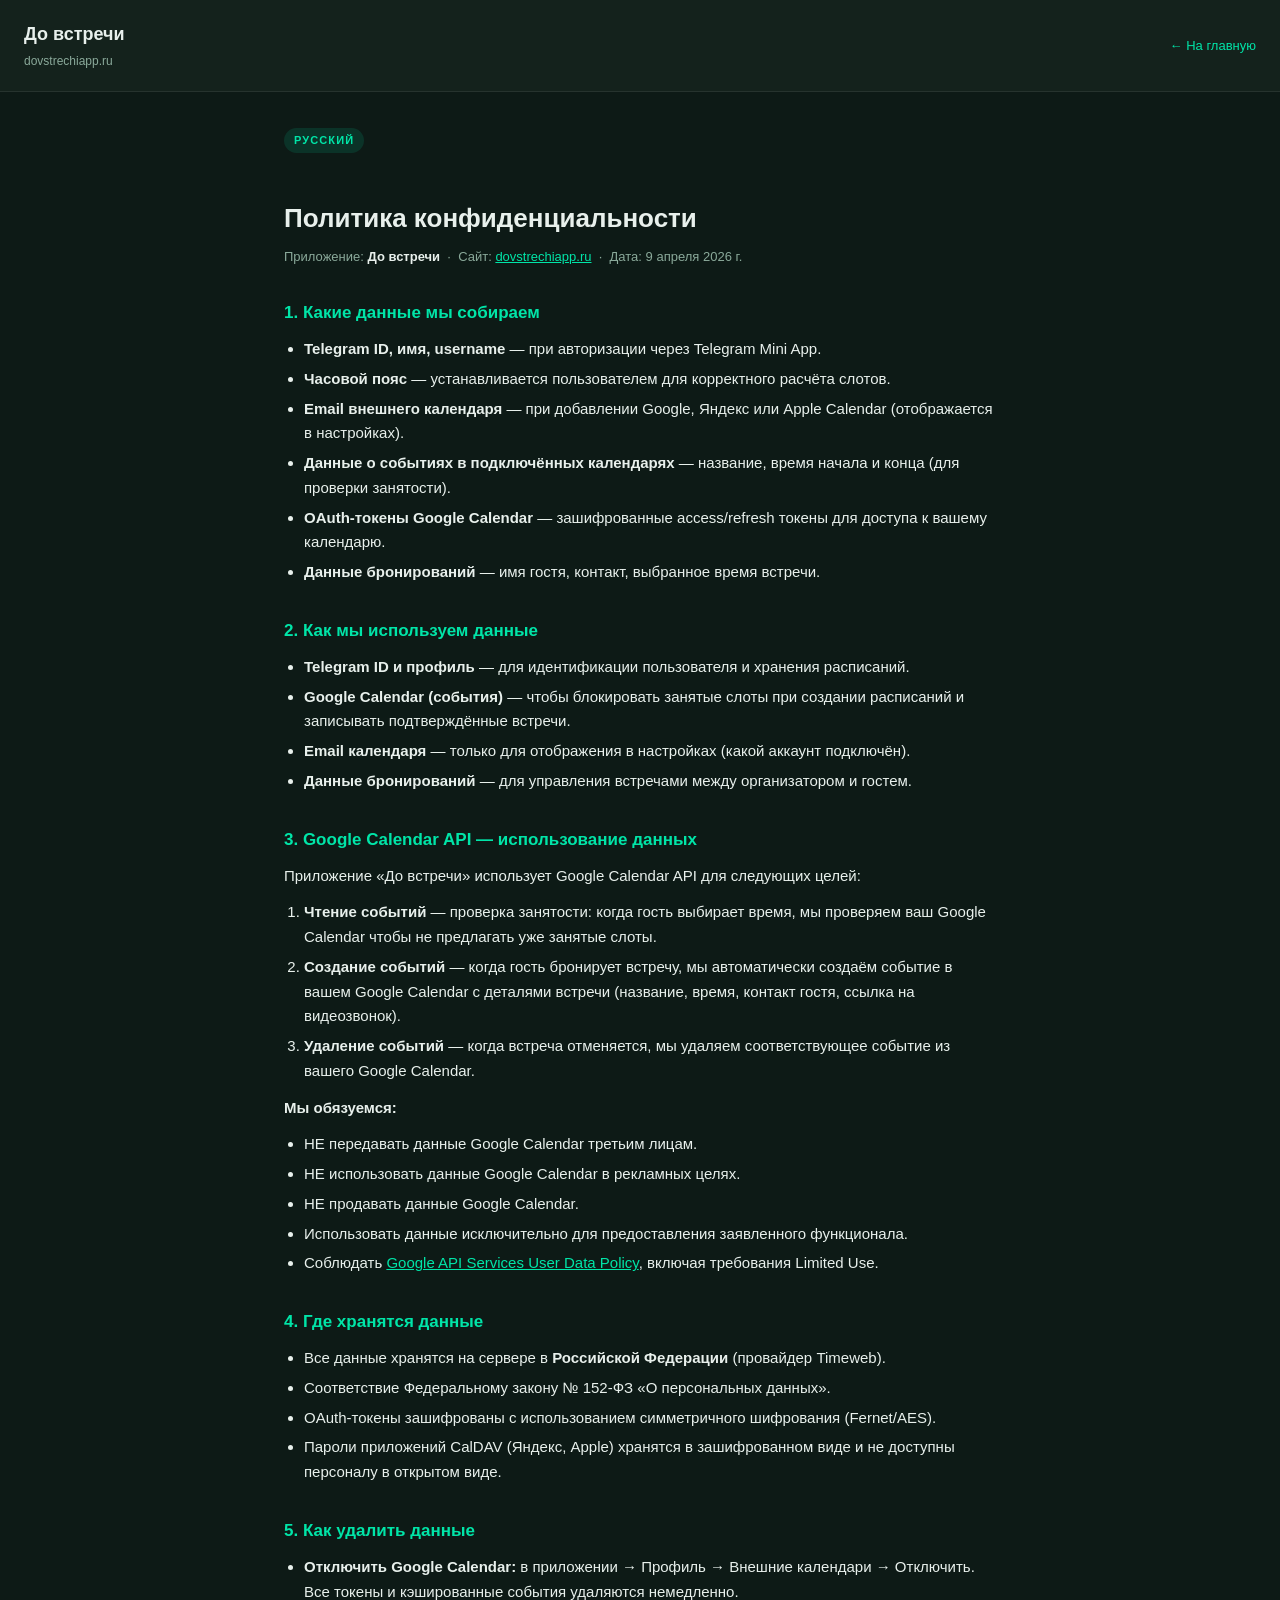
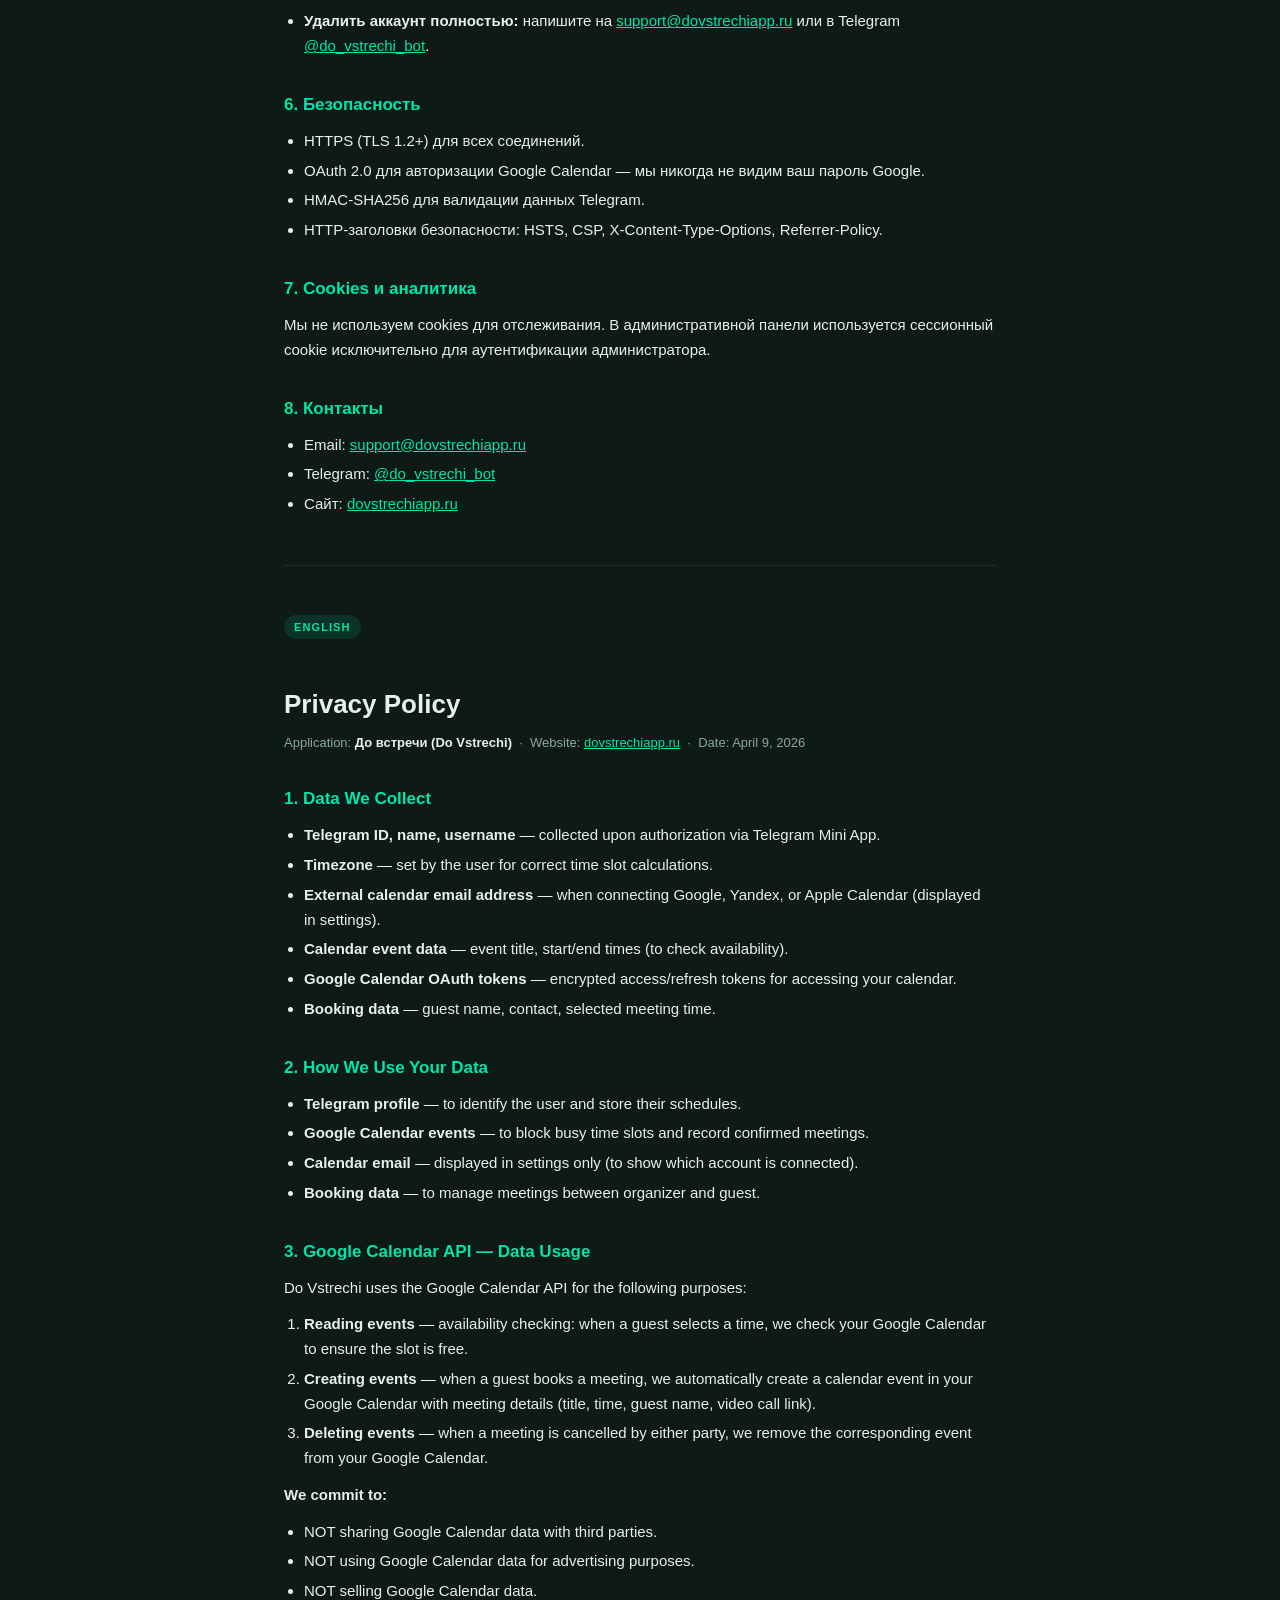
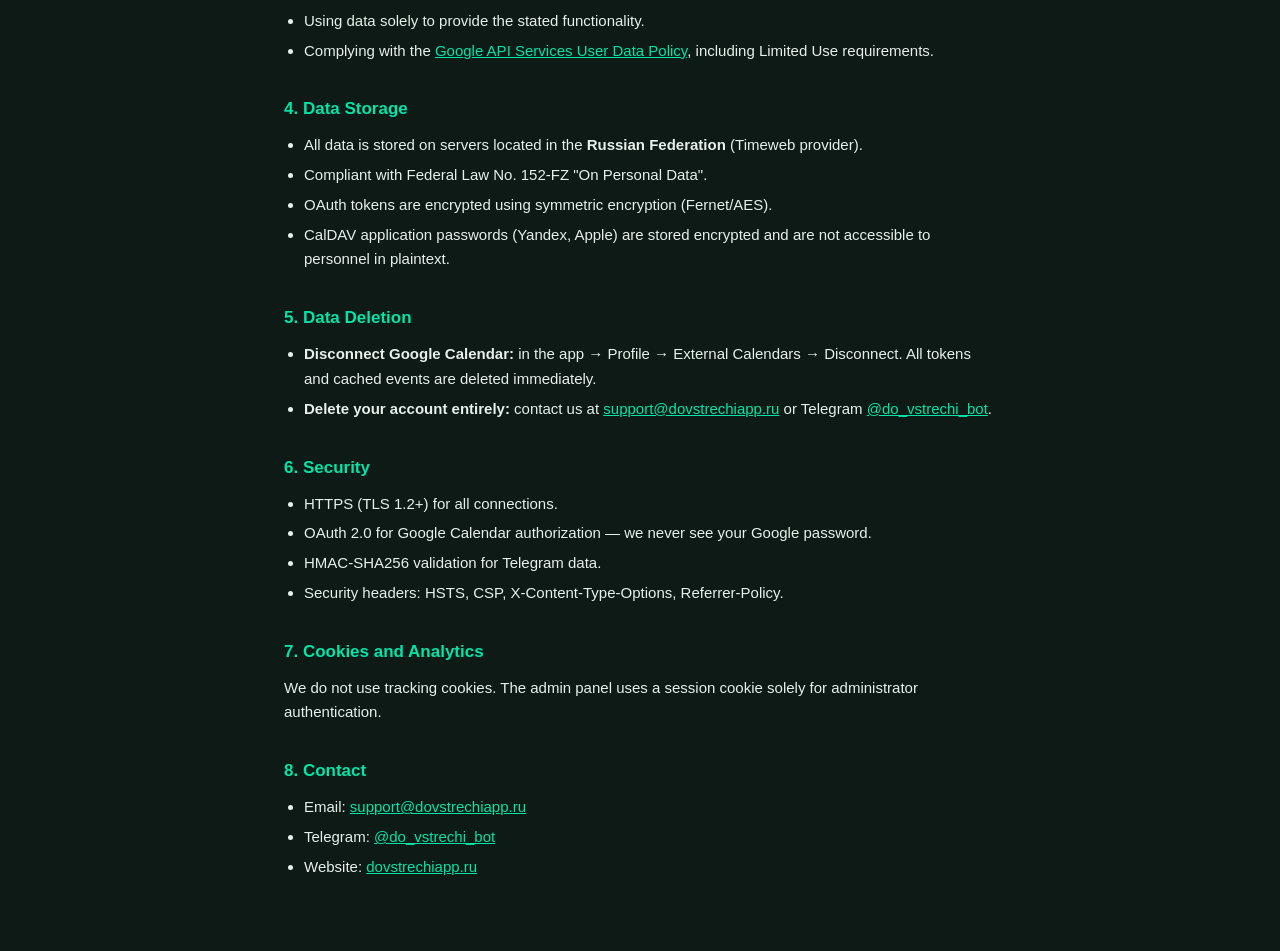
<file: frontend/privacy.html>
<!DOCTYPE html>
<html lang="ru">
<head>
<meta charset="UTF-8">
<meta name="viewport" content="width=device-width, initial-scale=1.0">
<title>Политика конфиденциальности — До встречи</title>
<style>
  *, *::before, *::after { box-sizing: border-box; margin: 0; padding: 0; }
  :root {
    --bg: #0D1A16;
    --s1: #14221C;
    --t1: #E8F0EC;
    --t2: #8AA99A;
    --a:  #00E5A8;
    --b1: rgba(255,255,255,.08);
    --r:  14px;
  }
  body {
    background: var(--bg);
    color: var(--t1);
    font-family: -apple-system, BlinkMacSystemFont, "Segoe UI", Roboto, "Helvetica Neue", sans-serif;
    font-size: 15px;
    line-height: 1.65;
    padding: 0 0 60px;
  }
  header {
    background: var(--s1);
    border-bottom: 1px solid var(--b1);
    padding: 20px 24px;
    display: flex;
    align-items: center;
    gap: 12px;
  }
  header a { color: var(--a); text-decoration: none; font-size: 13px; }
  header a:hover { text-decoration: underline; }
  .logo { font-size: 18px; font-weight: 800; color: var(--t1); }
  .container { max-width: 760px; margin: 0 auto; padding: 0 24px; }
  h1 { font-size: 26px; font-weight: 800; margin: 36px 0 6px; color: var(--t1); }
  .meta { font-size: 13px; color: var(--t2); margin-bottom: 32px; }
  h2 { font-size: 17px; font-weight: 700; color: var(--a); margin: 32px 0 10px; }
  h3 { font-size: 15px; font-weight: 700; color: var(--t1); margin: 20px 0 6px; }
  p { margin-bottom: 12px; color: var(--t1); }
  ul, ol { margin: 8px 0 12px 20px; }
  li { margin-bottom: 5px; }
  .divider {
    border: none;
    border-top: 1px solid var(--b1);
    margin: 48px 0;
  }
  .lang-badge {
    display: inline-block;
    font-size: 11px;
    font-weight: 700;
    text-transform: uppercase;
    letter-spacing: .1em;
    padding: 3px 10px;
    border-radius: 999px;
    background: rgba(0,229,168,.12);
    color: var(--a);
    margin-bottom: 8px;
  }
  a { color: var(--a); }
  strong { color: var(--t1); }
  @media (max-width: 500px) {
    h1 { font-size: 22px; }
    .container { padding: 0 16px; }
  }
</style>
</head>
<body>
<header>
  <div style="flex:1">
    <div class="logo">До встречи</div>
    <div style="font-size:12px;color:var(--t2);margin-top:2px">dovstrechiapp.ru</div>
  </div>
  <a href="https://dovstrechiapp.ru">← На главную</a>
</header>

<div class="container">

<!-- ═══════════════════ РУССКИЙ ═══════════════════ -->
<div class="lang-badge" style="margin-top:36px">Русский</div>

<h1>Политика конфиденциальности</h1>
<div class="meta">
  Приложение: <strong>До встречи</strong> &nbsp;·&nbsp;
  Сайт: <a href="https://dovstrechiapp.ru">dovstrechiapp.ru</a> &nbsp;·&nbsp;
  Дата: 9 апреля 2026 г.
</div>

<h2>1. Какие данные мы собираем</h2>
<ul>
  <li><strong>Telegram ID, имя, username</strong> — при авторизации через Telegram Mini App.</li>
  <li><strong>Часовой пояс</strong> — устанавливается пользователем для корректного расчёта слотов.</li>
  <li><strong>Email внешнего календаря</strong> — при добавлении Google, Яндекс или Apple Calendar (отображается в настройках).</li>
  <li><strong>Данные о событиях в подключённых календарях</strong> — название, время начала и конца (для проверки занятости).</li>
  <li><strong>OAuth-токены Google Calendar</strong> — зашифрованные access/refresh токены для доступа к вашему календарю.</li>
  <li><strong>Данные бронирований</strong> — имя гостя, контакт, выбранное время встречи.</li>
</ul>

<h2>2. Как мы используем данные</h2>
<ul>
  <li><strong>Telegram ID и профиль</strong> — для идентификации пользователя и хранения расписаний.</li>
  <li><strong>Google Calendar (события)</strong> — чтобы блокировать занятые слоты при создании расписаний и записывать подтверждённые встречи.</li>
  <li><strong>Email календаря</strong> — только для отображения в настройках (какой аккаунт подключён).</li>
  <li><strong>Данные бронирований</strong> — для управления встречами между организатором и гостем.</li>
</ul>

<h2>3. Google Calendar API — использование данных</h2>
<p>Приложение «До встречи» использует Google Calendar API для следующих целей:</p>
<ol>
  <li><strong>Чтение событий</strong> — проверка занятости: когда гость выбирает время, мы проверяем ваш Google Calendar чтобы не предлагать уже занятые слоты.</li>
  <li><strong>Создание событий</strong> — когда гость бронирует встречу, мы автоматически создаём событие в вашем Google Calendar с деталями встречи (название, время, контакт гостя, ссылка на видеозвонок).</li>
  <li><strong>Удаление событий</strong> — когда встреча отменяется, мы удаляем соответствующее событие из вашего Google Calendar.</li>
</ol>
<p><strong>Мы обязуемся:</strong></p>
<ul>
  <li>НЕ передавать данные Google Calendar третьим лицам.</li>
  <li>НЕ использовать данные Google Calendar в рекламных целях.</li>
  <li>НЕ продавать данные Google Calendar.</li>
  <li>Использовать данные исключительно для предоставления заявленного функционала.</li>
  <li>Соблюдать <a href="https://developers.google.com/terms/api-services-user-data-policy" target="_blank">Google API Services User Data Policy</a>, включая требования Limited Use.</li>
</ul>

<h2>4. Где хранятся данные</h2>
<ul>
  <li>Все данные хранятся на сервере в <strong>Российской Федерации</strong> (провайдер Timeweb).</li>
  <li>Соответствие Федеральному закону № 152-ФЗ «О персональных данных».</li>
  <li>OAuth-токены зашифрованы с использованием симметричного шифрования (Fernet/AES).</li>
  <li>Пароли приложений CalDAV (Яндекс, Apple) хранятся в зашифрованном виде и не доступны персоналу в открытом виде.</li>
</ul>

<h2>5. Как удалить данные</h2>
<ul>
  <li><strong>Отключить Google Calendar:</strong> в приложении → Профиль → Внешние календари → Отключить. Все токены и кэшированные события удаляются немедленно.</li>
  <li><strong>Удалить аккаунт полностью:</strong> напишите на <a href="mailto:support@dovstrechiapp.ru">support@dovstrechiapp.ru</a> или в Telegram <a href="https://t.me/do_vstrechi_bot">@do_vstrechi_bot</a>.</li>
</ul>

<h2>6. Безопасность</h2>
<ul>
  <li>HTTPS (TLS 1.2+) для всех соединений.</li>
  <li>OAuth 2.0 для авторизации Google Calendar — мы никогда не видим ваш пароль Google.</li>
  <li>HMAC-SHA256 для валидации данных Telegram.</li>
  <li>HTTP-заголовки безопасности: HSTS, CSP, X-Content-Type-Options, Referrer-Policy.</li>
</ul>

<h2>7. Cookies и аналитика</h2>
<p>Мы не используем cookies для отслеживания. В административной панели используется сессионный cookie исключительно для аутентификации администратора.</p>

<h2>8. Контакты</h2>
<ul>
  <li>Email: <a href="mailto:support@dovstrechiapp.ru">support@dovstrechiapp.ru</a></li>
  <li>Telegram: <a href="https://t.me/do_vstrechi_bot">@do_vstrechi_bot</a></li>
  <li>Сайт: <a href="https://dovstrechiapp.ru">dovstrechiapp.ru</a></li>
</ul>

<hr class="divider">

<!-- ═══════════════════ ENGLISH ═══════════════════ -->
<div class="lang-badge">English</div>

<h1>Privacy Policy</h1>
<div class="meta">
  Application: <strong>До встречи (Do Vstrechi)</strong> &nbsp;·&nbsp;
  Website: <a href="https://dovstrechiapp.ru">dovstrechiapp.ru</a> &nbsp;·&nbsp;
  Date: April 9, 2026
</div>

<h2>1. Data We Collect</h2>
<ul>
  <li><strong>Telegram ID, name, username</strong> — collected upon authorization via Telegram Mini App.</li>
  <li><strong>Timezone</strong> — set by the user for correct time slot calculations.</li>
  <li><strong>External calendar email address</strong> — when connecting Google, Yandex, or Apple Calendar (displayed in settings).</li>
  <li><strong>Calendar event data</strong> — event title, start/end times (to check availability).</li>
  <li><strong>Google Calendar OAuth tokens</strong> — encrypted access/refresh tokens for accessing your calendar.</li>
  <li><strong>Booking data</strong> — guest name, contact, selected meeting time.</li>
</ul>

<h2>2. How We Use Your Data</h2>
<ul>
  <li><strong>Telegram profile</strong> — to identify the user and store their schedules.</li>
  <li><strong>Google Calendar events</strong> — to block busy time slots and record confirmed meetings.</li>
  <li><strong>Calendar email</strong> — displayed in settings only (to show which account is connected).</li>
  <li><strong>Booking data</strong> — to manage meetings between organizer and guest.</li>
</ul>

<h2>3. Google Calendar API — Data Usage</h2>
<p>Do Vstrechi uses the Google Calendar API for the following purposes:</p>
<ol>
  <li><strong>Reading events</strong> — availability checking: when a guest selects a time, we check your Google Calendar to ensure the slot is free.</li>
  <li><strong>Creating events</strong> — when a guest books a meeting, we automatically create a calendar event in your Google Calendar with meeting details (title, time, guest name, video call link).</li>
  <li><strong>Deleting events</strong> — when a meeting is cancelled by either party, we remove the corresponding event from your Google Calendar.</li>
</ol>
<p><strong>We commit to:</strong></p>
<ul>
  <li>NOT sharing Google Calendar data with third parties.</li>
  <li>NOT using Google Calendar data for advertising purposes.</li>
  <li>NOT selling Google Calendar data.</li>
  <li>Using data solely to provide the stated functionality.</li>
  <li>Complying with the <a href="https://developers.google.com/terms/api-services-user-data-policy" target="_blank">Google API Services User Data Policy</a>, including Limited Use requirements.</li>
</ul>

<h2>4. Data Storage</h2>
<ul>
  <li>All data is stored on servers located in the <strong>Russian Federation</strong> (Timeweb provider).</li>
  <li>Compliant with Federal Law No. 152-FZ "On Personal Data".</li>
  <li>OAuth tokens are encrypted using symmetric encryption (Fernet/AES).</li>
  <li>CalDAV application passwords (Yandex, Apple) are stored encrypted and are not accessible to personnel in plaintext.</li>
</ul>

<h2>5. Data Deletion</h2>
<ul>
  <li><strong>Disconnect Google Calendar:</strong> in the app → Profile → External Calendars → Disconnect. All tokens and cached events are deleted immediately.</li>
  <li><strong>Delete your account entirely:</strong> contact us at <a href="mailto:support@dovstrechiapp.ru">support@dovstrechiapp.ru</a> or Telegram <a href="https://t.me/do_vstrechi_bot">@do_vstrechi_bot</a>.</li>
</ul>

<h2>6. Security</h2>
<ul>
  <li>HTTPS (TLS 1.2+) for all connections.</li>
  <li>OAuth 2.0 for Google Calendar authorization — we never see your Google password.</li>
  <li>HMAC-SHA256 validation for Telegram data.</li>
  <li>Security headers: HSTS, CSP, X-Content-Type-Options, Referrer-Policy.</li>
</ul>

<h2>7. Cookies and Analytics</h2>
<p>We do not use tracking cookies. The admin panel uses a session cookie solely for administrator authentication.</p>

<h2>8. Contact</h2>
<ul>
  <li>Email: <a href="mailto:support@dovstrechiapp.ru">support@dovstrechiapp.ru</a></li>
  <li>Telegram: <a href="https://t.me/do_vstrechi_bot">@do_vstrechi_bot</a></li>
  <li>Website: <a href="https://dovstrechiapp.ru">dovstrechiapp.ru</a></li>
</ul>

</div><!-- /container -->
</body>
</html>
</file>
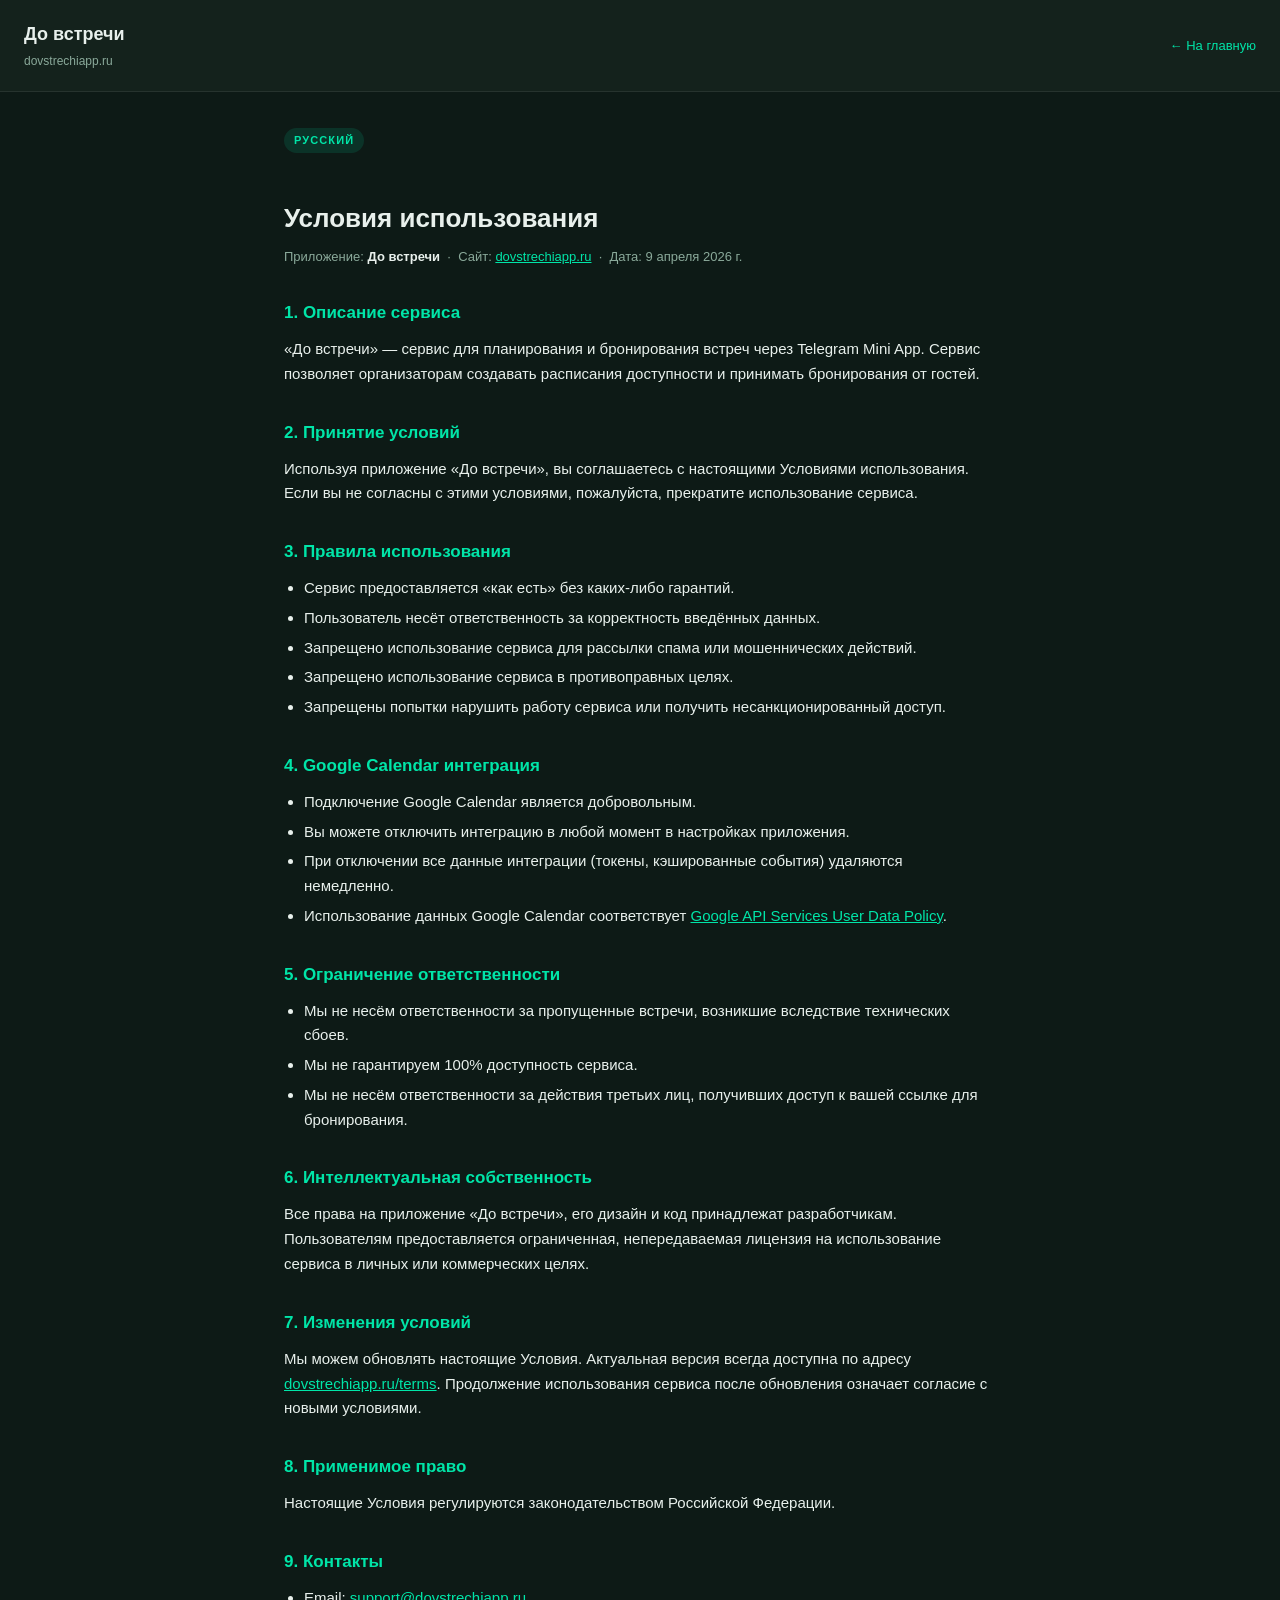
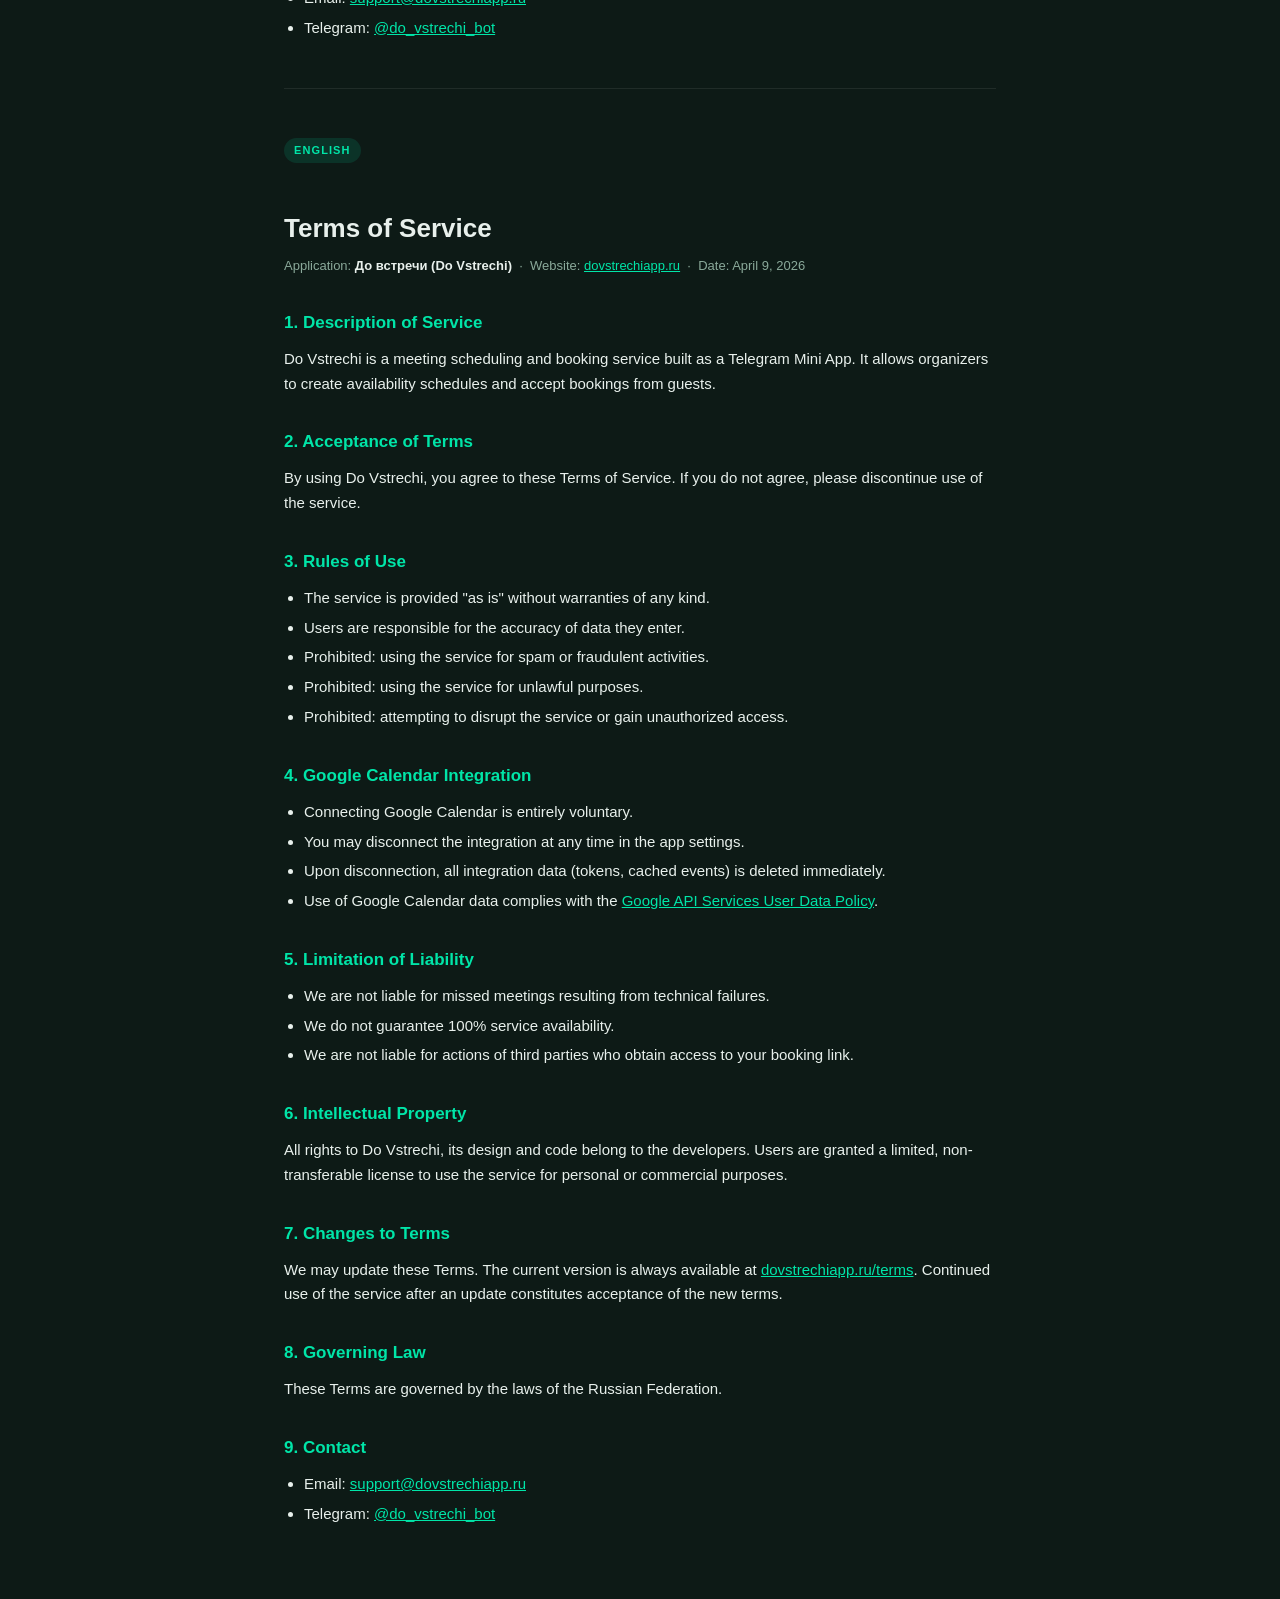
<file: frontend/terms.html>
<!DOCTYPE html>
<html lang="ru">
<head>
<meta charset="UTF-8">
<meta name="viewport" content="width=device-width, initial-scale=1.0">
<title>Условия использования — До встречи</title>
<style>
  *, *::before, *::after { box-sizing: border-box; margin: 0; padding: 0; }
  :root {
    --bg: #0D1A16;
    --s1: #14221C;
    --t1: #E8F0EC;
    --t2: #8AA99A;
    --a:  #00E5A8;
    --b1: rgba(255,255,255,.08);
  }
  body {
    background: var(--bg);
    color: var(--t1);
    font-family: -apple-system, BlinkMacSystemFont, "Segoe UI", Roboto, "Helvetica Neue", sans-serif;
    font-size: 15px;
    line-height: 1.65;
    padding: 0 0 60px;
  }
  header {
    background: var(--s1);
    border-bottom: 1px solid var(--b1);
    padding: 20px 24px;
    display: flex;
    align-items: center;
    gap: 12px;
  }
  header a { color: var(--a); text-decoration: none; font-size: 13px; }
  header a:hover { text-decoration: underline; }
  .logo { font-size: 18px; font-weight: 800; color: var(--t1); }
  .container { max-width: 760px; margin: 0 auto; padding: 0 24px; }
  h1 { font-size: 26px; font-weight: 800; margin: 36px 0 6px; color: var(--t1); }
  .meta { font-size: 13px; color: var(--t2); margin-bottom: 32px; }
  h2 { font-size: 17px; font-weight: 700; color: var(--a); margin: 32px 0 10px; }
  p { margin-bottom: 12px; color: var(--t1); }
  ul, ol { margin: 8px 0 12px 20px; }
  li { margin-bottom: 5px; }
  .divider { border: none; border-top: 1px solid var(--b1); margin: 48px 0; }
  .lang-badge {
    display: inline-block;
    font-size: 11px;
    font-weight: 700;
    text-transform: uppercase;
    letter-spacing: .1em;
    padding: 3px 10px;
    border-radius: 999px;
    background: rgba(0,229,168,.12);
    color: var(--a);
    margin-bottom: 8px;
  }
  a { color: var(--a); }
  strong { color: var(--t1); }
  @media (max-width: 500px) {
    h1 { font-size: 22px; }
    .container { padding: 0 16px; }
  }
</style>
</head>
<body>
<header>
  <div style="flex:1">
    <div class="logo">До встречи</div>
    <div style="font-size:12px;color:var(--t2);margin-top:2px">dovstrechiapp.ru</div>
  </div>
  <a href="https://dovstrechiapp.ru">← На главную</a>
</header>

<div class="container">

<!-- ═══════════════════ РУССКИЙ ═══════════════════ -->
<div class="lang-badge" style="margin-top:36px">Русский</div>

<h1>Условия использования</h1>
<div class="meta">
  Приложение: <strong>До встречи</strong> &nbsp;·&nbsp;
  Сайт: <a href="https://dovstrechiapp.ru">dovstrechiapp.ru</a> &nbsp;·&nbsp;
  Дата: 9 апреля 2026 г.
</div>

<h2>1. Описание сервиса</h2>
<p>«До встречи» — сервис для планирования и бронирования встреч через Telegram Mini App. Сервис позволяет организаторам создавать расписания доступности и принимать бронирования от гостей.</p>

<h2>2. Принятие условий</h2>
<p>Используя приложение «До встречи», вы соглашаетесь с настоящими Условиями использования. Если вы не согласны с этими условиями, пожалуйста, прекратите использование сервиса.</p>

<h2>3. Правила использования</h2>
<ul>
  <li>Сервис предоставляется «как есть» без каких-либо гарантий.</li>
  <li>Пользователь несёт ответственность за корректность введённых данных.</li>
  <li>Запрещено использование сервиса для рассылки спама или мошеннических действий.</li>
  <li>Запрещено использование сервиса в противоправных целях.</li>
  <li>Запрещены попытки нарушить работу сервиса или получить несанкционированный доступ.</li>
</ul>

<h2>4. Google Calendar интеграция</h2>
<ul>
  <li>Подключение Google Calendar является добровольным.</li>
  <li>Вы можете отключить интеграцию в любой момент в настройках приложения.</li>
  <li>При отключении все данные интеграции (токены, кэшированные события) удаляются немедленно.</li>
  <li>Использование данных Google Calendar соответствует <a href="https://developers.google.com/terms/api-services-user-data-policy">Google API Services User Data Policy</a>.</li>
</ul>

<h2>5. Ограничение ответственности</h2>
<ul>
  <li>Мы не несём ответственности за пропущенные встречи, возникшие вследствие технических сбоев.</li>
  <li>Мы не гарантируем 100% доступность сервиса.</li>
  <li>Мы не несём ответственности за действия третьих лиц, получивших доступ к вашей ссылке для бронирования.</li>
</ul>

<h2>6. Интеллектуальная собственность</h2>
<p>Все права на приложение «До встречи», его дизайн и код принадлежат разработчикам. Пользователям предоставляется ограниченная, непередаваемая лицензия на использование сервиса в личных или коммерческих целях.</p>

<h2>7. Изменения условий</h2>
<p>Мы можем обновлять настоящие Условия. Актуальная версия всегда доступна по адресу <a href="https://dovstrechiapp.ru/terms">dovstrechiapp.ru/terms</a>. Продолжение использования сервиса после обновления означает согласие с новыми условиями.</p>

<h2>8. Применимое право</h2>
<p>Настоящие Условия регулируются законодательством Российской Федерации.</p>

<h2>9. Контакты</h2>
<ul>
  <li>Email: <a href="mailto:support@dovstrechiapp.ru">support@dovstrechiapp.ru</a></li>
  <li>Telegram: <a href="https://t.me/do_vstrechi_bot">@do_vstrechi_bot</a></li>
</ul>

<hr class="divider">

<!-- ═══════════════════ ENGLISH ═══════════════════ -->
<div class="lang-badge">English</div>

<h1>Terms of Service</h1>
<div class="meta">
  Application: <strong>До встречи (Do Vstrechi)</strong> &nbsp;·&nbsp;
  Website: <a href="https://dovstrechiapp.ru">dovstrechiapp.ru</a> &nbsp;·&nbsp;
  Date: April 9, 2026
</div>

<h2>1. Description of Service</h2>
<p>Do Vstrechi is a meeting scheduling and booking service built as a Telegram Mini App. It allows organizers to create availability schedules and accept bookings from guests.</p>

<h2>2. Acceptance of Terms</h2>
<p>By using Do Vstrechi, you agree to these Terms of Service. If you do not agree, please discontinue use of the service.</p>

<h2>3. Rules of Use</h2>
<ul>
  <li>The service is provided "as is" without warranties of any kind.</li>
  <li>Users are responsible for the accuracy of data they enter.</li>
  <li>Prohibited: using the service for spam or fraudulent activities.</li>
  <li>Prohibited: using the service for unlawful purposes.</li>
  <li>Prohibited: attempting to disrupt the service or gain unauthorized access.</li>
</ul>

<h2>4. Google Calendar Integration</h2>
<ul>
  <li>Connecting Google Calendar is entirely voluntary.</li>
  <li>You may disconnect the integration at any time in the app settings.</li>
  <li>Upon disconnection, all integration data (tokens, cached events) is deleted immediately.</li>
  <li>Use of Google Calendar data complies with the <a href="https://developers.google.com/terms/api-services-user-data-policy">Google API Services User Data Policy</a>.</li>
</ul>

<h2>5. Limitation of Liability</h2>
<ul>
  <li>We are not liable for missed meetings resulting from technical failures.</li>
  <li>We do not guarantee 100% service availability.</li>
  <li>We are not liable for actions of third parties who obtain access to your booking link.</li>
</ul>

<h2>6. Intellectual Property</h2>
<p>All rights to Do Vstrechi, its design and code belong to the developers. Users are granted a limited, non-transferable license to use the service for personal or commercial purposes.</p>

<h2>7. Changes to Terms</h2>
<p>We may update these Terms. The current version is always available at <a href="https://dovstrechiapp.ru/terms">dovstrechiapp.ru/terms</a>. Continued use of the service after an update constitutes acceptance of the new terms.</p>

<h2>8. Governing Law</h2>
<p>These Terms are governed by the laws of the Russian Federation.</p>

<h2>9. Contact</h2>
<ul>
  <li>Email: <a href="mailto:support@dovstrechiapp.ru">support@dovstrechiapp.ru</a></li>
  <li>Telegram: <a href="https://t.me/do_vstrechi_bot">@do_vstrechi_bot</a></li>
</ul>

</div><!-- /container -->
</body>
</html>
</file>
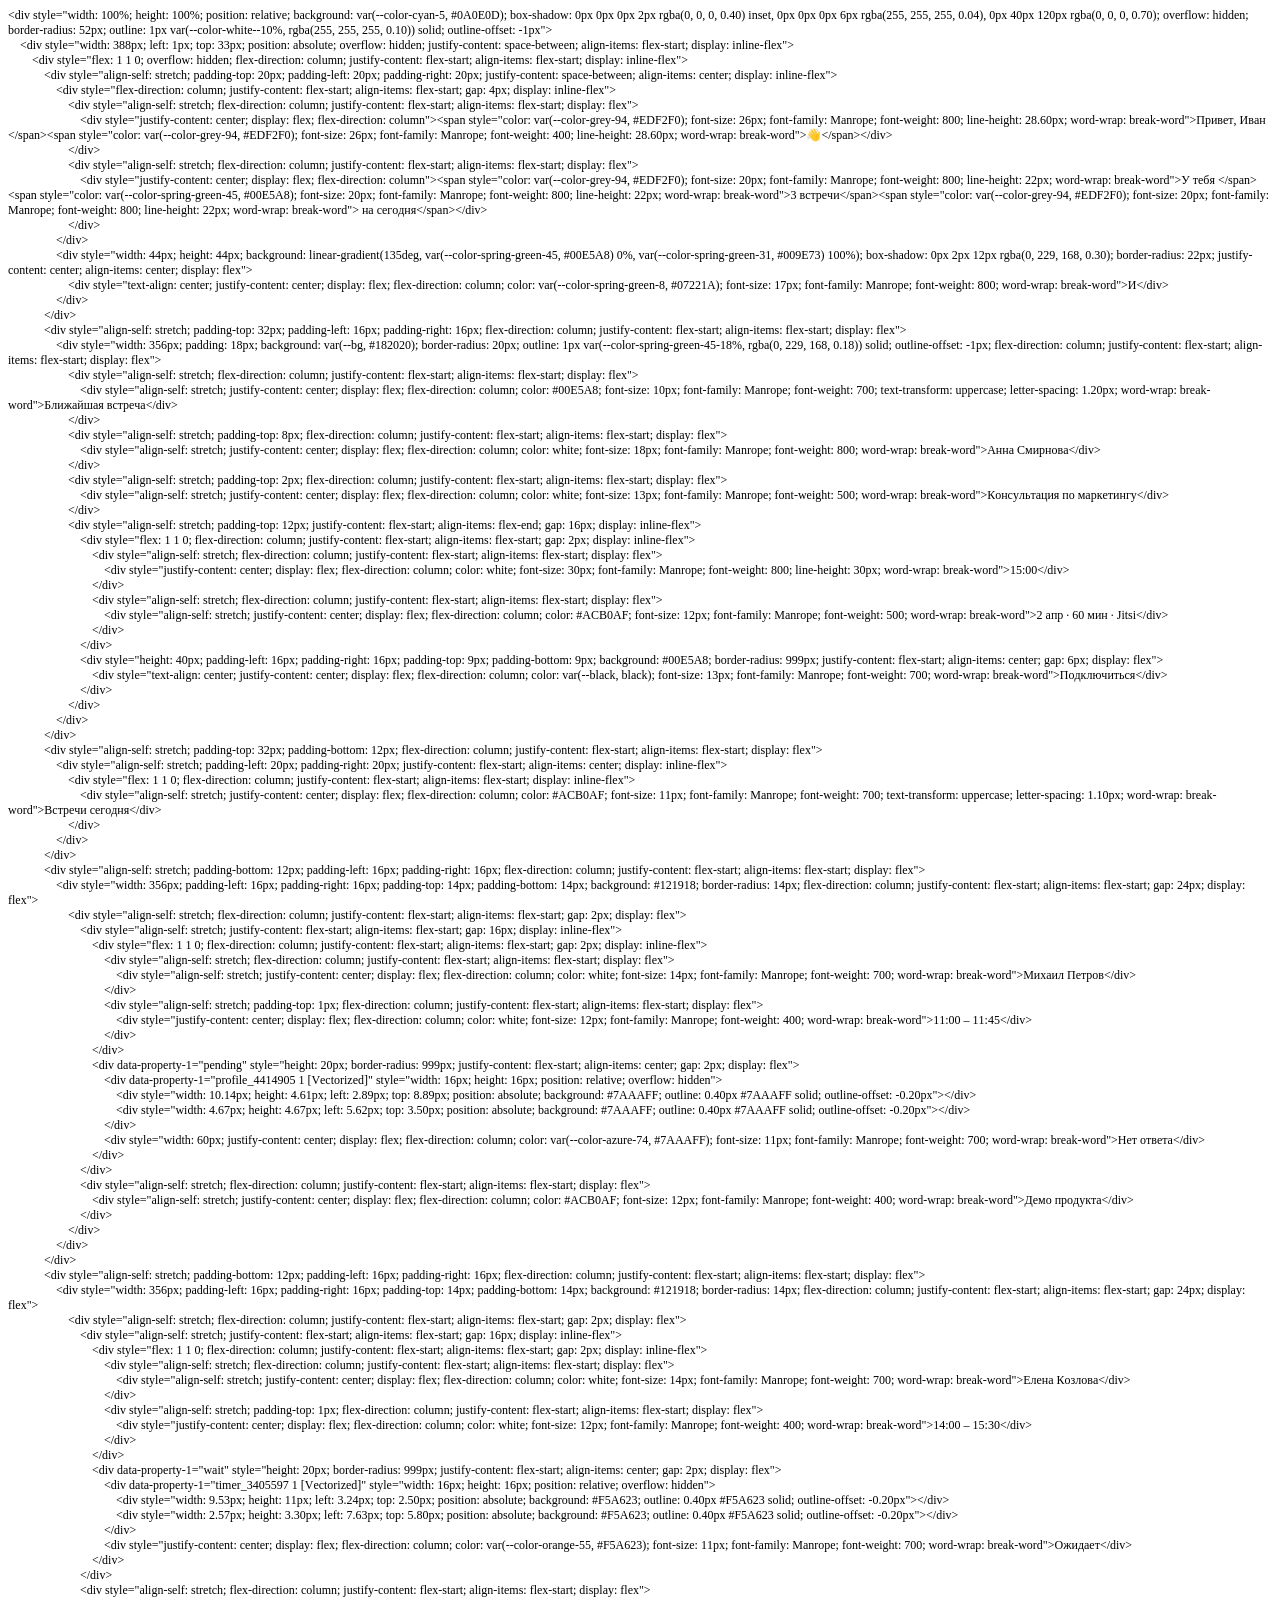
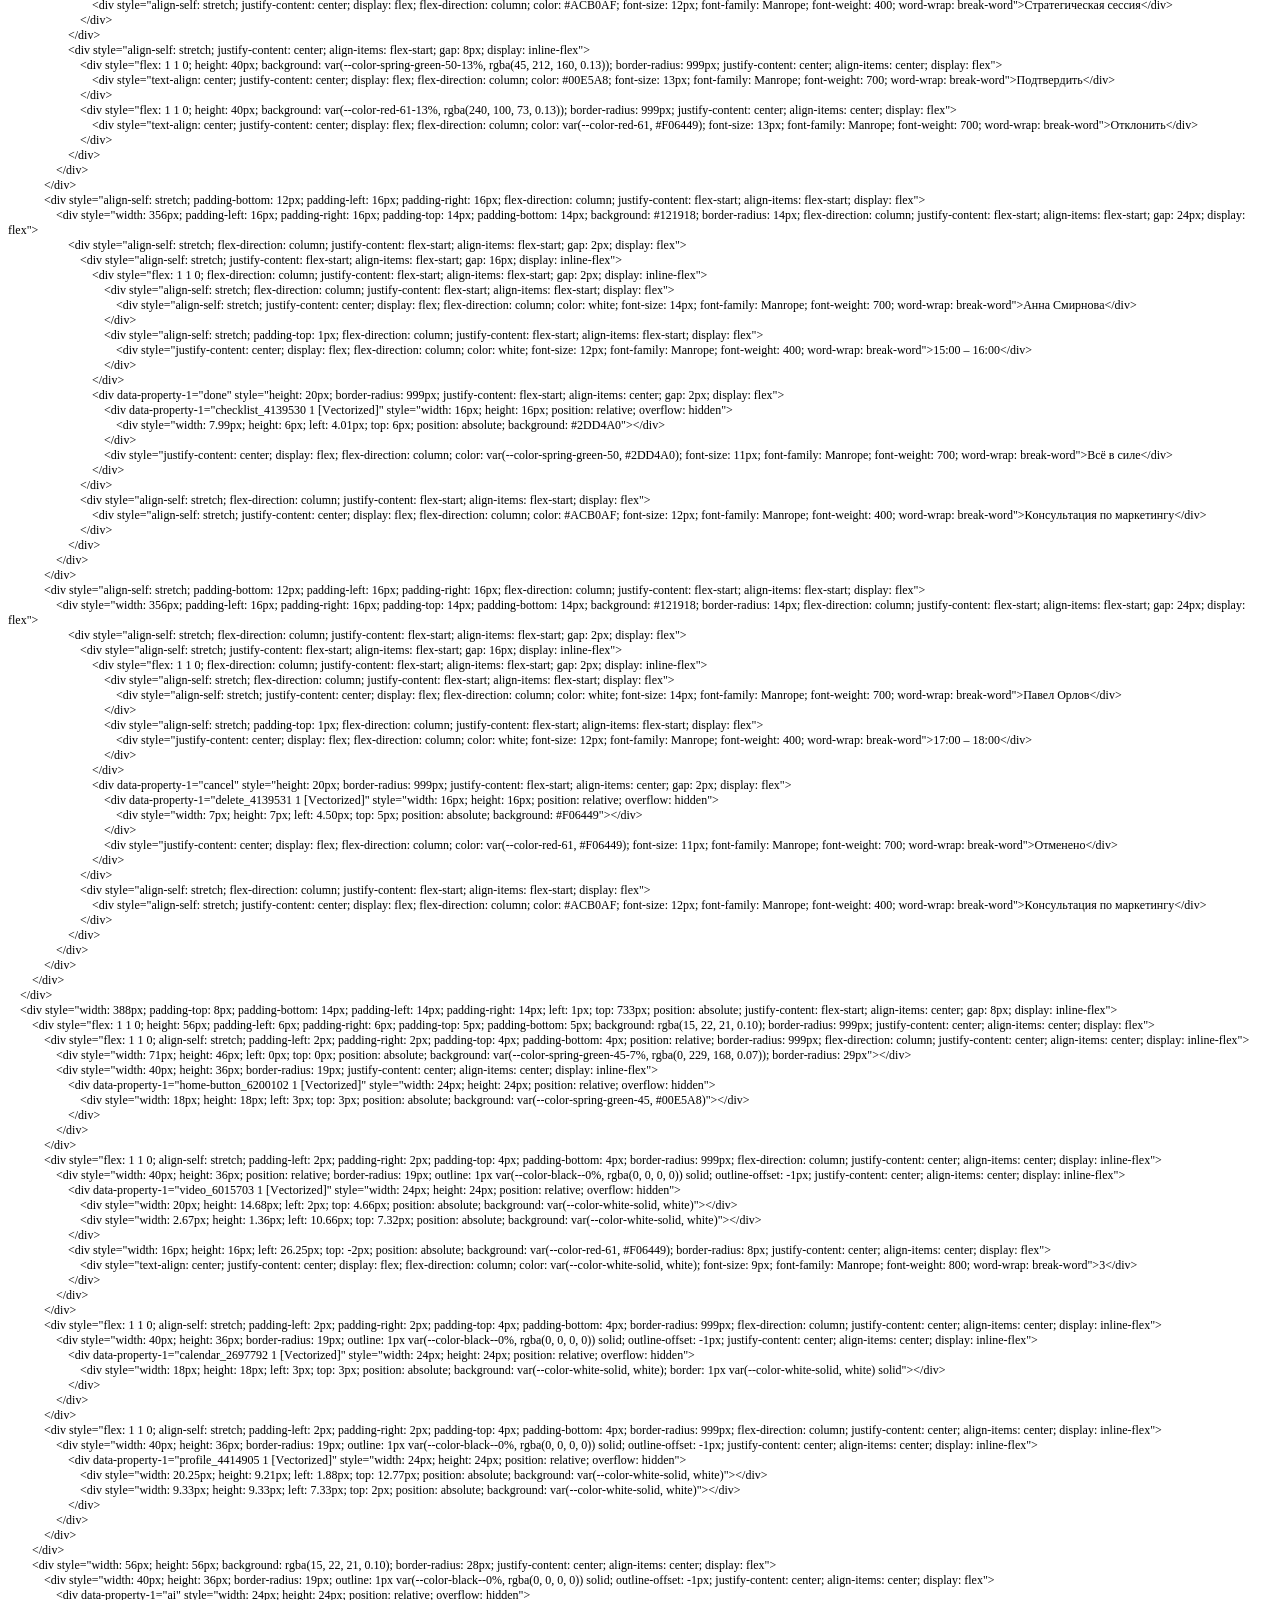
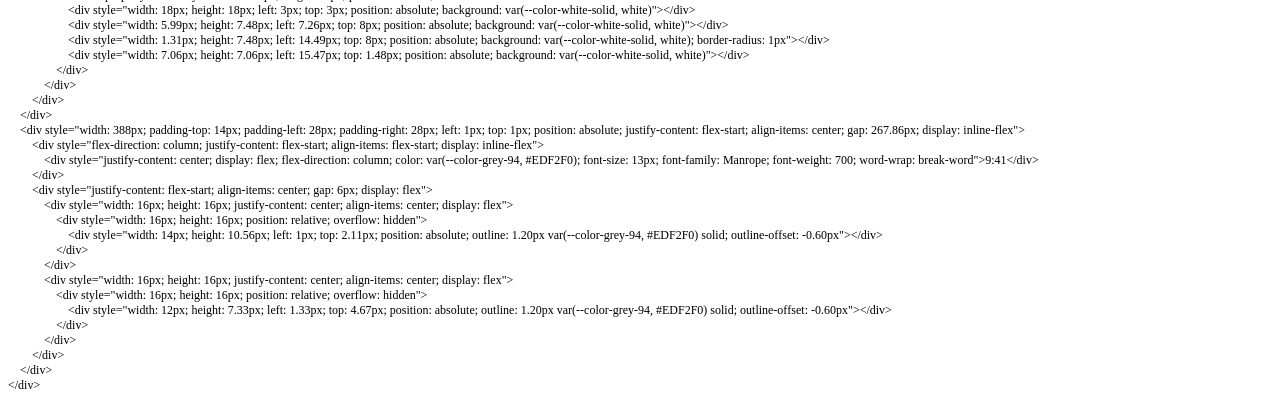
<file: design/Dasha/прототип главного экрана (Даша).html>
<!DOCTYPE html PUBLIC "-//W3C//DTD HTML 4.01//EN" "http://www.w3.org/TR/html4/strict.dtd">
<html>
<head>
  <meta http-equiv="Content-Type" content="text/html; charset=utf-8">
  <meta http-equiv="Content-Style-Type" content="text/css">
  <title></title>
  <meta name="Generator" content="Cocoa HTML Writer">
  <meta name="CocoaVersion" content="2575.2">
  <style type="text/css">
    p.p1 {margin: 0.0px 0.0px 0.0px 0.0px; font: 12.0px Times; -webkit-text-stroke: #000000}
    span.s1 {font-kerning: none}
  </style>
</head>
<body>
<p class="p1"><span class="s1">&lt;div style="width: 100%; height: 100%; position: relative; background: var(--color-cyan-5, #0A0E0D); box-shadow: 0px 0px 0px 2px rgba(0, 0, 0, 0.40) inset, 0px 0px 0px 6px rgba(255, 255, 255, 0.04), 0px 40px 120px rgba(0, 0, 0, 0.70); overflow: hidden; border-radius: 52px; outline: 1px var(--color-white--10%, rgba(255, 255, 255, 0.10)) solid; outline-offset: -1px"&gt;</span></p>
<p class="p1"><span class="s1"><span class="Apple-converted-space">    </span>&lt;div style="width: 388px; left: 1px; top: 33px; position: absolute; overflow: hidden; justify-content: space-between; align-items: flex-start; display: inline-flex"&gt;</span></p>
<p class="p1"><span class="s1"><span class="Apple-converted-space">        </span>&lt;div style="flex: 1 1 0; overflow: hidden; flex-direction: column; justify-content: flex-start; align-items: flex-start; display: inline-flex"&gt;</span></p>
<p class="p1"><span class="s1"><span class="Apple-converted-space">            </span>&lt;div style="align-self: stretch; padding-top: 20px; padding-left: 20px; padding-right: 20px; justify-content: space-between; align-items: center; display: inline-flex"&gt;</span></p>
<p class="p1"><span class="s1"><span class="Apple-converted-space">                </span>&lt;div style="flex-direction: column; justify-content: flex-start; align-items: flex-start; gap: 4px; display: inline-flex"&gt;</span></p>
<p class="p1"><span class="s1"><span class="Apple-converted-space">                    </span>&lt;div style="align-self: stretch; flex-direction: column; justify-content: flex-start; align-items: flex-start; display: flex"&gt;</span></p>
<p class="p1"><span class="s1"><span class="Apple-converted-space">                        </span>&lt;div style="justify-content: center; display: flex; flex-direction: column"&gt;&lt;span style="color: var(--color-grey-94, #EDF2F0); font-size: 26px; font-family: Manrope; font-weight: 800; line-height: 28.60px; word-wrap: break-word"&gt;Привет, Иван &lt;/span&gt;&lt;span style="color: var(--color-grey-94, #EDF2F0); font-size: 26px; font-family: Manrope; font-weight: 400; line-height: 28.60px; word-wrap: break-word"&gt;👋&lt;/span&gt;&lt;/div&gt;</span></p>
<p class="p1"><span class="s1"><span class="Apple-converted-space">                    </span>&lt;/div&gt;</span></p>
<p class="p1"><span class="s1"><span class="Apple-converted-space">                    </span>&lt;div style="align-self: stretch; flex-direction: column; justify-content: flex-start; align-items: flex-start; display: flex"&gt;</span></p>
<p class="p1"><span class="s1"><span class="Apple-converted-space">                        </span>&lt;div style="justify-content: center; display: flex; flex-direction: column"&gt;&lt;span style="color: var(--color-grey-94, #EDF2F0); font-size: 20px; font-family: Manrope; font-weight: 800; line-height: 22px; word-wrap: break-word"&gt;У тебя &lt;/span&gt;&lt;span style="color: var(--color-spring-green-45, #00E5A8); font-size: 20px; font-family: Manrope; font-weight: 800; line-height: 22px; word-wrap: break-word"&gt;3 встречи&lt;/span&gt;&lt;span style="color: var(--color-grey-94, #EDF2F0); font-size: 20px; font-family: Manrope; font-weight: 800; line-height: 22px; word-wrap: break-word"&gt; на сегодня&lt;/span&gt;&lt;/div&gt;</span></p>
<p class="p1"><span class="s1"><span class="Apple-converted-space">                    </span>&lt;/div&gt;</span></p>
<p class="p1"><span class="s1"><span class="Apple-converted-space">                </span>&lt;/div&gt;</span></p>
<p class="p1"><span class="s1"><span class="Apple-converted-space">                </span>&lt;div style="width: 44px; height: 44px; background: linear-gradient(135deg, var(--color-spring-green-45, #00E5A8) 0%, var(--color-spring-green-31, #009E73) 100%); box-shadow: 0px 2px 12px rgba(0, 229, 168, 0.30); border-radius: 22px; justify-content: center; align-items: center; display: flex"&gt;</span></p>
<p class="p1"><span class="s1"><span class="Apple-converted-space">                    </span>&lt;div style="text-align: center; justify-content: center; display: flex; flex-direction: column; color: var(--color-spring-green-8, #07221A); font-size: 17px; font-family: Manrope; font-weight: 800; word-wrap: break-word"&gt;И&lt;/div&gt;</span></p>
<p class="p1"><span class="s1"><span class="Apple-converted-space">                </span>&lt;/div&gt;</span></p>
<p class="p1"><span class="s1"><span class="Apple-converted-space">            </span>&lt;/div&gt;</span></p>
<p class="p1"><span class="s1"><span class="Apple-converted-space">            </span>&lt;div style="align-self: stretch; padding-top: 32px; padding-left: 16px; padding-right: 16px; flex-direction: column; justify-content: flex-start; align-items: flex-start; display: flex"&gt;</span></p>
<p class="p1"><span class="s1"><span class="Apple-converted-space">                </span>&lt;div style="width: 356px; padding: 18px; background: var(--bg, #182020); border-radius: 20px; outline: 1px var(--color-spring-green-45-18%, rgba(0, 229, 168, 0.18)) solid; outline-offset: -1px; flex-direction: column; justify-content: flex-start; align-items: flex-start; display: flex"&gt;</span></p>
<p class="p1"><span class="s1"><span class="Apple-converted-space">                    </span>&lt;div style="align-self: stretch; flex-direction: column; justify-content: flex-start; align-items: flex-start; display: flex"&gt;</span></p>
<p class="p1"><span class="s1"><span class="Apple-converted-space">                        </span>&lt;div style="align-self: stretch; justify-content: center; display: flex; flex-direction: column; color: #00E5A8; font-size: 10px; font-family: Manrope; font-weight: 700; text-transform: uppercase; letter-spacing: 1.20px; word-wrap: break-word"&gt;Ближайшая встреча&lt;/div&gt;</span></p>
<p class="p1"><span class="s1"><span class="Apple-converted-space">                    </span>&lt;/div&gt;</span></p>
<p class="p1"><span class="s1"><span class="Apple-converted-space">                    </span>&lt;div style="align-self: stretch; padding-top: 8px; flex-direction: column; justify-content: flex-start; align-items: flex-start; display: flex"&gt;</span></p>
<p class="p1"><span class="s1"><span class="Apple-converted-space">                        </span>&lt;div style="align-self: stretch; justify-content: center; display: flex; flex-direction: column; color: white; font-size: 18px; font-family: Manrope; font-weight: 800; word-wrap: break-word"&gt;Анна Смирнова&lt;/div&gt;</span></p>
<p class="p1"><span class="s1"><span class="Apple-converted-space">                    </span>&lt;/div&gt;</span></p>
<p class="p1"><span class="s1"><span class="Apple-converted-space">                    </span>&lt;div style="align-self: stretch; padding-top: 2px; flex-direction: column; justify-content: flex-start; align-items: flex-start; display: flex"&gt;</span></p>
<p class="p1"><span class="s1"><span class="Apple-converted-space">                        </span>&lt;div style="align-self: stretch; justify-content: center; display: flex; flex-direction: column; color: white; font-size: 13px; font-family: Manrope; font-weight: 500; word-wrap: break-word"&gt;Консультация по маркетингу&lt;/div&gt;</span></p>
<p class="p1"><span class="s1"><span class="Apple-converted-space">                    </span>&lt;/div&gt;</span></p>
<p class="p1"><span class="s1"><span class="Apple-converted-space">                    </span>&lt;div style="align-self: stretch; padding-top: 12px; justify-content: flex-start; align-items: flex-end; gap: 16px; display: inline-flex"&gt;</span></p>
<p class="p1"><span class="s1"><span class="Apple-converted-space">                        </span>&lt;div style="flex: 1 1 0; flex-direction: column; justify-content: flex-start; align-items: flex-start; gap: 2px; display: inline-flex"&gt;</span></p>
<p class="p1"><span class="s1"><span class="Apple-converted-space">                            </span>&lt;div style="align-self: stretch; flex-direction: column; justify-content: flex-start; align-items: flex-start; display: flex"&gt;</span></p>
<p class="p1"><span class="s1"><span class="Apple-converted-space">                                </span>&lt;div style="justify-content: center; display: flex; flex-direction: column; color: white; font-size: 30px; font-family: Manrope; font-weight: 800; line-height: 30px; word-wrap: break-word"&gt;15:00&lt;/div&gt;</span></p>
<p class="p1"><span class="s1"><span class="Apple-converted-space">                            </span>&lt;/div&gt;</span></p>
<p class="p1"><span class="s1"><span class="Apple-converted-space">                            </span>&lt;div style="align-self: stretch; flex-direction: column; justify-content: flex-start; align-items: flex-start; display: flex"&gt;</span></p>
<p class="p1"><span class="s1"><span class="Apple-converted-space">                                </span>&lt;div style="align-self: stretch; justify-content: center; display: flex; flex-direction: column; color: #ACB0AF; font-size: 12px; font-family: Manrope; font-weight: 500; word-wrap: break-word"&gt;2 апр · 60 мин · Jitsi&lt;/div&gt;</span></p>
<p class="p1"><span class="s1"><span class="Apple-converted-space">                            </span>&lt;/div&gt;</span></p>
<p class="p1"><span class="s1"><span class="Apple-converted-space">                        </span>&lt;/div&gt;</span></p>
<p class="p1"><span class="s1"><span class="Apple-converted-space">                        </span>&lt;div style="height: 40px; padding-left: 16px; padding-right: 16px; padding-top: 9px; padding-bottom: 9px; background: #00E5A8; border-radius: 999px; justify-content: flex-start; align-items: center; gap: 6px; display: flex"&gt;</span></p>
<p class="p1"><span class="s1"><span class="Apple-converted-space">                            </span>&lt;div style="text-align: center; justify-content: center; display: flex; flex-direction: column; color: var(--black, black); font-size: 13px; font-family: Manrope; font-weight: 700; word-wrap: break-word"&gt;Подключиться&lt;/div&gt;</span></p>
<p class="p1"><span class="s1"><span class="Apple-converted-space">                        </span>&lt;/div&gt;</span></p>
<p class="p1"><span class="s1"><span class="Apple-converted-space">                    </span>&lt;/div&gt;</span></p>
<p class="p1"><span class="s1"><span class="Apple-converted-space">                </span>&lt;/div&gt;</span></p>
<p class="p1"><span class="s1"><span class="Apple-converted-space">            </span>&lt;/div&gt;</span></p>
<p class="p1"><span class="s1"><span class="Apple-converted-space">            </span>&lt;div style="align-self: stretch; padding-top: 32px; padding-bottom: 12px; flex-direction: column; justify-content: flex-start; align-items: flex-start; display: flex"&gt;</span></p>
<p class="p1"><span class="s1"><span class="Apple-converted-space">                </span>&lt;div style="align-self: stretch; padding-left: 20px; padding-right: 20px; justify-content: flex-start; align-items: center; display: inline-flex"&gt;</span></p>
<p class="p1"><span class="s1"><span class="Apple-converted-space">                    </span>&lt;div style="flex: 1 1 0; flex-direction: column; justify-content: flex-start; align-items: flex-start; display: inline-flex"&gt;</span></p>
<p class="p1"><span class="s1"><span class="Apple-converted-space">                        </span>&lt;div style="align-self: stretch; justify-content: center; display: flex; flex-direction: column; color: #ACB0AF; font-size: 11px; font-family: Manrope; font-weight: 700; text-transform: uppercase; letter-spacing: 1.10px; word-wrap: break-word"&gt;Встречи сегодня&lt;/div&gt;</span></p>
<p class="p1"><span class="s1"><span class="Apple-converted-space">                    </span>&lt;/div&gt;</span></p>
<p class="p1"><span class="s1"><span class="Apple-converted-space">                </span>&lt;/div&gt;</span></p>
<p class="p1"><span class="s1"><span class="Apple-converted-space">            </span>&lt;/div&gt;</span></p>
<p class="p1"><span class="s1"><span class="Apple-converted-space">            </span>&lt;div style="align-self: stretch; padding-bottom: 12px; padding-left: 16px; padding-right: 16px; flex-direction: column; justify-content: flex-start; align-items: flex-start; display: flex"&gt;</span></p>
<p class="p1"><span class="s1"><span class="Apple-converted-space">                </span>&lt;div style="width: 356px; padding-left: 16px; padding-right: 16px; padding-top: 14px; padding-bottom: 14px; background: #121918; border-radius: 14px; flex-direction: column; justify-content: flex-start; align-items: flex-start; gap: 24px; display: flex"&gt;</span></p>
<p class="p1"><span class="s1"><span class="Apple-converted-space">                    </span>&lt;div style="align-self: stretch; flex-direction: column; justify-content: flex-start; align-items: flex-start; gap: 2px; display: flex"&gt;</span></p>
<p class="p1"><span class="s1"><span class="Apple-converted-space">                        </span>&lt;div style="align-self: stretch; justify-content: flex-start; align-items: flex-start; gap: 16px; display: inline-flex"&gt;</span></p>
<p class="p1"><span class="s1"><span class="Apple-converted-space">                            </span>&lt;div style="flex: 1 1 0; flex-direction: column; justify-content: flex-start; align-items: flex-start; gap: 2px; display: inline-flex"&gt;</span></p>
<p class="p1"><span class="s1"><span class="Apple-converted-space">                                </span>&lt;div style="align-self: stretch; flex-direction: column; justify-content: flex-start; align-items: flex-start; display: flex"&gt;</span></p>
<p class="p1"><span class="s1"><span class="Apple-converted-space">                                    </span>&lt;div style="align-self: stretch; justify-content: center; display: flex; flex-direction: column; color: white; font-size: 14px; font-family: Manrope; font-weight: 700; word-wrap: break-word"&gt;Михаил Петров&lt;/div&gt;</span></p>
<p class="p1"><span class="s1"><span class="Apple-converted-space">                                </span>&lt;/div&gt;</span></p>
<p class="p1"><span class="s1"><span class="Apple-converted-space">                                </span>&lt;div style="align-self: stretch; padding-top: 1px; flex-direction: column; justify-content: flex-start; align-items: flex-start; display: flex"&gt;</span></p>
<p class="p1"><span class="s1"><span class="Apple-converted-space">                                    </span>&lt;div style="justify-content: center; display: flex; flex-direction: column; color: white; font-size: 12px; font-family: Manrope; font-weight: 400; word-wrap: break-word"&gt;11:00 – 11:45&lt;/div&gt;</span></p>
<p class="p1"><span class="s1"><span class="Apple-converted-space">                                </span>&lt;/div&gt;</span></p>
<p class="p1"><span class="s1"><span class="Apple-converted-space">                            </span>&lt;/div&gt;</span></p>
<p class="p1"><span class="s1"><span class="Apple-converted-space">                            </span>&lt;div data-property-1="pending" style="height: 20px; border-radius: 999px; justify-content: flex-start; align-items: center; gap: 2px; display: flex"&gt;</span></p>
<p class="p1"><span class="s1"><span class="Apple-converted-space">                                </span>&lt;div data-property-1="profile_4414905 1 [Vectorized]" style="width: 16px; height: 16px; position: relative; overflow: hidden"&gt;</span></p>
<p class="p1"><span class="s1"><span class="Apple-converted-space">                                    </span>&lt;div style="width: 10.14px; height: 4.61px; left: 2.89px; top: 8.89px; position: absolute; background: #7AAAFF; outline: 0.40px #7AAAFF solid; outline-offset: -0.20px"&gt;&lt;/div&gt;</span></p>
<p class="p1"><span class="s1"><span class="Apple-converted-space">                                    </span>&lt;div style="width: 4.67px; height: 4.67px; left: 5.62px; top: 3.50px; position: absolute; background: #7AAAFF; outline: 0.40px #7AAAFF solid; outline-offset: -0.20px"&gt;&lt;/div&gt;</span></p>
<p class="p1"><span class="s1"><span class="Apple-converted-space">                                </span>&lt;/div&gt;</span></p>
<p class="p1"><span class="s1"><span class="Apple-converted-space">                                </span>&lt;div style="width: 60px; justify-content: center; display: flex; flex-direction: column; color: var(--color-azure-74, #7AAAFF); font-size: 11px; font-family: Manrope; font-weight: 700; word-wrap: break-word"&gt;Нет ответа&lt;/div&gt;</span></p>
<p class="p1"><span class="s1"><span class="Apple-converted-space">                            </span>&lt;/div&gt;</span></p>
<p class="p1"><span class="s1"><span class="Apple-converted-space">                        </span>&lt;/div&gt;</span></p>
<p class="p1"><span class="s1"><span class="Apple-converted-space">                        </span>&lt;div style="align-self: stretch; flex-direction: column; justify-content: flex-start; align-items: flex-start; display: flex"&gt;</span></p>
<p class="p1"><span class="s1"><span class="Apple-converted-space">                            </span>&lt;div style="align-self: stretch; justify-content: center; display: flex; flex-direction: column; color: #ACB0AF; font-size: 12px; font-family: Manrope; font-weight: 400; word-wrap: break-word"&gt;Демо продукта&lt;/div&gt;</span></p>
<p class="p1"><span class="s1"><span class="Apple-converted-space">                        </span>&lt;/div&gt;</span></p>
<p class="p1"><span class="s1"><span class="Apple-converted-space">                    </span>&lt;/div&gt;</span></p>
<p class="p1"><span class="s1"><span class="Apple-converted-space">                </span>&lt;/div&gt;</span></p>
<p class="p1"><span class="s1"><span class="Apple-converted-space">            </span>&lt;/div&gt;</span></p>
<p class="p1"><span class="s1"><span class="Apple-converted-space">            </span>&lt;div style="align-self: stretch; padding-bottom: 12px; padding-left: 16px; padding-right: 16px; flex-direction: column; justify-content: flex-start; align-items: flex-start; display: flex"&gt;</span></p>
<p class="p1"><span class="s1"><span class="Apple-converted-space">                </span>&lt;div style="width: 356px; padding-left: 16px; padding-right: 16px; padding-top: 14px; padding-bottom: 14px; background: #121918; border-radius: 14px; flex-direction: column; justify-content: flex-start; align-items: flex-start; gap: 24px; display: flex"&gt;</span></p>
<p class="p1"><span class="s1"><span class="Apple-converted-space">                    </span>&lt;div style="align-self: stretch; flex-direction: column; justify-content: flex-start; align-items: flex-start; gap: 2px; display: flex"&gt;</span></p>
<p class="p1"><span class="s1"><span class="Apple-converted-space">                        </span>&lt;div style="align-self: stretch; justify-content: flex-start; align-items: flex-start; gap: 16px; display: inline-flex"&gt;</span></p>
<p class="p1"><span class="s1"><span class="Apple-converted-space">                            </span>&lt;div style="flex: 1 1 0; flex-direction: column; justify-content: flex-start; align-items: flex-start; gap: 2px; display: inline-flex"&gt;</span></p>
<p class="p1"><span class="s1"><span class="Apple-converted-space">                                </span>&lt;div style="align-self: stretch; flex-direction: column; justify-content: flex-start; align-items: flex-start; display: flex"&gt;</span></p>
<p class="p1"><span class="s1"><span class="Apple-converted-space">                                    </span>&lt;div style="align-self: stretch; justify-content: center; display: flex; flex-direction: column; color: white; font-size: 14px; font-family: Manrope; font-weight: 700; word-wrap: break-word"&gt;Елена Козлова&lt;/div&gt;</span></p>
<p class="p1"><span class="s1"><span class="Apple-converted-space">                                </span>&lt;/div&gt;</span></p>
<p class="p1"><span class="s1"><span class="Apple-converted-space">                                </span>&lt;div style="align-self: stretch; padding-top: 1px; flex-direction: column; justify-content: flex-start; align-items: flex-start; display: flex"&gt;</span></p>
<p class="p1"><span class="s1"><span class="Apple-converted-space">                                    </span>&lt;div style="justify-content: center; display: flex; flex-direction: column; color: white; font-size: 12px; font-family: Manrope; font-weight: 400; word-wrap: break-word"&gt;14:00 – 15:30&lt;/div&gt;</span></p>
<p class="p1"><span class="s1"><span class="Apple-converted-space">                                </span>&lt;/div&gt;</span></p>
<p class="p1"><span class="s1"><span class="Apple-converted-space">                            </span>&lt;/div&gt;</span></p>
<p class="p1"><span class="s1"><span class="Apple-converted-space">                            </span>&lt;div data-property-1="wait" style="height: 20px; border-radius: 999px; justify-content: flex-start; align-items: center; gap: 2px; display: flex"&gt;</span></p>
<p class="p1"><span class="s1"><span class="Apple-converted-space">                                </span>&lt;div data-property-1="timer_3405597 1 [Vectorized]" style="width: 16px; height: 16px; position: relative; overflow: hidden"&gt;</span></p>
<p class="p1"><span class="s1"><span class="Apple-converted-space">                                    </span>&lt;div style="width: 9.53px; height: 11px; left: 3.24px; top: 2.50px; position: absolute; background: #F5A623; outline: 0.40px #F5A623 solid; outline-offset: -0.20px"&gt;&lt;/div&gt;</span></p>
<p class="p1"><span class="s1"><span class="Apple-converted-space">                                    </span>&lt;div style="width: 2.57px; height: 3.30px; left: 7.63px; top: 5.80px; position: absolute; background: #F5A623; outline: 0.40px #F5A623 solid; outline-offset: -0.20px"&gt;&lt;/div&gt;</span></p>
<p class="p1"><span class="s1"><span class="Apple-converted-space">                                </span>&lt;/div&gt;</span></p>
<p class="p1"><span class="s1"><span class="Apple-converted-space">                                </span>&lt;div style="justify-content: center; display: flex; flex-direction: column; color: var(--color-orange-55, #F5A623); font-size: 11px; font-family: Manrope; font-weight: 700; word-wrap: break-word"&gt;Ожидает&lt;/div&gt;</span></p>
<p class="p1"><span class="s1"><span class="Apple-converted-space">                            </span>&lt;/div&gt;</span></p>
<p class="p1"><span class="s1"><span class="Apple-converted-space">                        </span>&lt;/div&gt;</span></p>
<p class="p1"><span class="s1"><span class="Apple-converted-space">                        </span>&lt;div style="align-self: stretch; flex-direction: column; justify-content: flex-start; align-items: flex-start; display: flex"&gt;</span></p>
<p class="p1"><span class="s1"><span class="Apple-converted-space">                            </span>&lt;div style="align-self: stretch; justify-content: center; display: flex; flex-direction: column; color: #ACB0AF; font-size: 12px; font-family: Manrope; font-weight: 400; word-wrap: break-word"&gt;Стратегическая сессия&lt;/div&gt;</span></p>
<p class="p1"><span class="s1"><span class="Apple-converted-space">                        </span>&lt;/div&gt;</span></p>
<p class="p1"><span class="s1"><span class="Apple-converted-space">                    </span>&lt;/div&gt;</span></p>
<p class="p1"><span class="s1"><span class="Apple-converted-space">                    </span>&lt;div style="align-self: stretch; justify-content: center; align-items: flex-start; gap: 8px; display: inline-flex"&gt;</span></p>
<p class="p1"><span class="s1"><span class="Apple-converted-space">                        </span>&lt;div style="flex: 1 1 0; height: 40px; background: var(--color-spring-green-50-13%, rgba(45, 212, 160, 0.13)); border-radius: 999px; justify-content: center; align-items: center; display: flex"&gt;</span></p>
<p class="p1"><span class="s1"><span class="Apple-converted-space">                            </span>&lt;div style="text-align: center; justify-content: center; display: flex; flex-direction: column; color: #00E5A8; font-size: 13px; font-family: Manrope; font-weight: 700; word-wrap: break-word"&gt;Подтвердить&lt;/div&gt;</span></p>
<p class="p1"><span class="s1"><span class="Apple-converted-space">                        </span>&lt;/div&gt;</span></p>
<p class="p1"><span class="s1"><span class="Apple-converted-space">                        </span>&lt;div style="flex: 1 1 0; height: 40px; background: var(--color-red-61-13%, rgba(240, 100, 73, 0.13)); border-radius: 999px; justify-content: center; align-items: center; display: flex"&gt;</span></p>
<p class="p1"><span class="s1"><span class="Apple-converted-space">                            </span>&lt;div style="text-align: center; justify-content: center; display: flex; flex-direction: column; color: var(--color-red-61, #F06449); font-size: 13px; font-family: Manrope; font-weight: 700; word-wrap: break-word"&gt;Отклонить&lt;/div&gt;</span></p>
<p class="p1"><span class="s1"><span class="Apple-converted-space">                        </span>&lt;/div&gt;</span></p>
<p class="p1"><span class="s1"><span class="Apple-converted-space">                    </span>&lt;/div&gt;</span></p>
<p class="p1"><span class="s1"><span class="Apple-converted-space">                </span>&lt;/div&gt;</span></p>
<p class="p1"><span class="s1"><span class="Apple-converted-space">            </span>&lt;/div&gt;</span></p>
<p class="p1"><span class="s1"><span class="Apple-converted-space">            </span>&lt;div style="align-self: stretch; padding-bottom: 12px; padding-left: 16px; padding-right: 16px; flex-direction: column; justify-content: flex-start; align-items: flex-start; display: flex"&gt;</span></p>
<p class="p1"><span class="s1"><span class="Apple-converted-space">                </span>&lt;div style="width: 356px; padding-left: 16px; padding-right: 16px; padding-top: 14px; padding-bottom: 14px; background: #121918; border-radius: 14px; flex-direction: column; justify-content: flex-start; align-items: flex-start; gap: 24px; display: flex"&gt;</span></p>
<p class="p1"><span class="s1"><span class="Apple-converted-space">                    </span>&lt;div style="align-self: stretch; flex-direction: column; justify-content: flex-start; align-items: flex-start; gap: 2px; display: flex"&gt;</span></p>
<p class="p1"><span class="s1"><span class="Apple-converted-space">                        </span>&lt;div style="align-self: stretch; justify-content: flex-start; align-items: flex-start; gap: 16px; display: inline-flex"&gt;</span></p>
<p class="p1"><span class="s1"><span class="Apple-converted-space">                            </span>&lt;div style="flex: 1 1 0; flex-direction: column; justify-content: flex-start; align-items: flex-start; gap: 2px; display: inline-flex"&gt;</span></p>
<p class="p1"><span class="s1"><span class="Apple-converted-space">                                </span>&lt;div style="align-self: stretch; flex-direction: column; justify-content: flex-start; align-items: flex-start; display: flex"&gt;</span></p>
<p class="p1"><span class="s1"><span class="Apple-converted-space">                                    </span>&lt;div style="align-self: stretch; justify-content: center; display: flex; flex-direction: column; color: white; font-size: 14px; font-family: Manrope; font-weight: 700; word-wrap: break-word"&gt;Анна Смирнова&lt;/div&gt;</span></p>
<p class="p1"><span class="s1"><span class="Apple-converted-space">                                </span>&lt;/div&gt;</span></p>
<p class="p1"><span class="s1"><span class="Apple-converted-space">                                </span>&lt;div style="align-self: stretch; padding-top: 1px; flex-direction: column; justify-content: flex-start; align-items: flex-start; display: flex"&gt;</span></p>
<p class="p1"><span class="s1"><span class="Apple-converted-space">                                    </span>&lt;div style="justify-content: center; display: flex; flex-direction: column; color: white; font-size: 12px; font-family: Manrope; font-weight: 400; word-wrap: break-word"&gt;15:00 – 16:00&lt;/div&gt;</span></p>
<p class="p1"><span class="s1"><span class="Apple-converted-space">                                </span>&lt;/div&gt;</span></p>
<p class="p1"><span class="s1"><span class="Apple-converted-space">                            </span>&lt;/div&gt;</span></p>
<p class="p1"><span class="s1"><span class="Apple-converted-space">                            </span>&lt;div data-property-1="done" style="height: 20px; border-radius: 999px; justify-content: flex-start; align-items: center; gap: 2px; display: flex"&gt;</span></p>
<p class="p1"><span class="s1"><span class="Apple-converted-space">                                </span>&lt;div data-property-1="checklist_4139530 1 [Vectorized]" style="width: 16px; height: 16px; position: relative; overflow: hidden"&gt;</span></p>
<p class="p1"><span class="s1"><span class="Apple-converted-space">                                    </span>&lt;div style="width: 7.99px; height: 6px; left: 4.01px; top: 6px; position: absolute; background: #2DD4A0"&gt;&lt;/div&gt;</span></p>
<p class="p1"><span class="s1"><span class="Apple-converted-space">                                </span>&lt;/div&gt;</span></p>
<p class="p1"><span class="s1"><span class="Apple-converted-space">                                </span>&lt;div style="justify-content: center; display: flex; flex-direction: column; color: var(--color-spring-green-50, #2DD4A0); font-size: 11px; font-family: Manrope; font-weight: 700; word-wrap: break-word"&gt;Всё в силе&lt;/div&gt;</span></p>
<p class="p1"><span class="s1"><span class="Apple-converted-space">                            </span>&lt;/div&gt;</span></p>
<p class="p1"><span class="s1"><span class="Apple-converted-space">                        </span>&lt;/div&gt;</span></p>
<p class="p1"><span class="s1"><span class="Apple-converted-space">                        </span>&lt;div style="align-self: stretch; flex-direction: column; justify-content: flex-start; align-items: flex-start; display: flex"&gt;</span></p>
<p class="p1"><span class="s1"><span class="Apple-converted-space">                            </span>&lt;div style="align-self: stretch; justify-content: center; display: flex; flex-direction: column; color: #ACB0AF; font-size: 12px; font-family: Manrope; font-weight: 400; word-wrap: break-word"&gt;Консультация по маркетингу&lt;/div&gt;</span></p>
<p class="p1"><span class="s1"><span class="Apple-converted-space">                        </span>&lt;/div&gt;</span></p>
<p class="p1"><span class="s1"><span class="Apple-converted-space">                    </span>&lt;/div&gt;</span></p>
<p class="p1"><span class="s1"><span class="Apple-converted-space">                </span>&lt;/div&gt;</span></p>
<p class="p1"><span class="s1"><span class="Apple-converted-space">            </span>&lt;/div&gt;</span></p>
<p class="p1"><span class="s1"><span class="Apple-converted-space">            </span>&lt;div style="align-self: stretch; padding-bottom: 12px; padding-left: 16px; padding-right: 16px; flex-direction: column; justify-content: flex-start; align-items: flex-start; display: flex"&gt;</span></p>
<p class="p1"><span class="s1"><span class="Apple-converted-space">                </span>&lt;div style="width: 356px; padding-left: 16px; padding-right: 16px; padding-top: 14px; padding-bottom: 14px; background: #121918; border-radius: 14px; flex-direction: column; justify-content: flex-start; align-items: flex-start; gap: 24px; display: flex"&gt;</span></p>
<p class="p1"><span class="s1"><span class="Apple-converted-space">                    </span>&lt;div style="align-self: stretch; flex-direction: column; justify-content: flex-start; align-items: flex-start; gap: 2px; display: flex"&gt;</span></p>
<p class="p1"><span class="s1"><span class="Apple-converted-space">                        </span>&lt;div style="align-self: stretch; justify-content: flex-start; align-items: flex-start; gap: 16px; display: inline-flex"&gt;</span></p>
<p class="p1"><span class="s1"><span class="Apple-converted-space">                            </span>&lt;div style="flex: 1 1 0; flex-direction: column; justify-content: flex-start; align-items: flex-start; gap: 2px; display: inline-flex"&gt;</span></p>
<p class="p1"><span class="s1"><span class="Apple-converted-space">                                </span>&lt;div style="align-self: stretch; flex-direction: column; justify-content: flex-start; align-items: flex-start; display: flex"&gt;</span></p>
<p class="p1"><span class="s1"><span class="Apple-converted-space">                                    </span>&lt;div style="align-self: stretch; justify-content: center; display: flex; flex-direction: column; color: white; font-size: 14px; font-family: Manrope; font-weight: 700; word-wrap: break-word"&gt;Павел Орлов&lt;/div&gt;</span></p>
<p class="p1"><span class="s1"><span class="Apple-converted-space">                                </span>&lt;/div&gt;</span></p>
<p class="p1"><span class="s1"><span class="Apple-converted-space">                                </span>&lt;div style="align-self: stretch; padding-top: 1px; flex-direction: column; justify-content: flex-start; align-items: flex-start; display: flex"&gt;</span></p>
<p class="p1"><span class="s1"><span class="Apple-converted-space">                                    </span>&lt;div style="justify-content: center; display: flex; flex-direction: column; color: white; font-size: 12px; font-family: Manrope; font-weight: 400; word-wrap: break-word"&gt;17:00 – 18:00&lt;/div&gt;</span></p>
<p class="p1"><span class="s1"><span class="Apple-converted-space">                                </span>&lt;/div&gt;</span></p>
<p class="p1"><span class="s1"><span class="Apple-converted-space">                            </span>&lt;/div&gt;</span></p>
<p class="p1"><span class="s1"><span class="Apple-converted-space">                            </span>&lt;div data-property-1="cancel" style="height: 20px; border-radius: 999px; justify-content: flex-start; align-items: center; gap: 2px; display: flex"&gt;</span></p>
<p class="p1"><span class="s1"><span class="Apple-converted-space">                                </span>&lt;div data-property-1="delete_4139531 1 [Vectorized]" style="width: 16px; height: 16px; position: relative; overflow: hidden"&gt;</span></p>
<p class="p1"><span class="s1"><span class="Apple-converted-space">                                    </span>&lt;div style="width: 7px; height: 7px; left: 4.50px; top: 5px; position: absolute; background: #F06449"&gt;&lt;/div&gt;</span></p>
<p class="p1"><span class="s1"><span class="Apple-converted-space">                                </span>&lt;/div&gt;</span></p>
<p class="p1"><span class="s1"><span class="Apple-converted-space">                                </span>&lt;div style="justify-content: center; display: flex; flex-direction: column; color: var(--color-red-61, #F06449); font-size: 11px; font-family: Manrope; font-weight: 700; word-wrap: break-word"&gt;Отменено&lt;/div&gt;</span></p>
<p class="p1"><span class="s1"><span class="Apple-converted-space">                            </span>&lt;/div&gt;</span></p>
<p class="p1"><span class="s1"><span class="Apple-converted-space">                        </span>&lt;/div&gt;</span></p>
<p class="p1"><span class="s1"><span class="Apple-converted-space">                        </span>&lt;div style="align-self: stretch; flex-direction: column; justify-content: flex-start; align-items: flex-start; display: flex"&gt;</span></p>
<p class="p1"><span class="s1"><span class="Apple-converted-space">                            </span>&lt;div style="align-self: stretch; justify-content: center; display: flex; flex-direction: column; color: #ACB0AF; font-size: 12px; font-family: Manrope; font-weight: 400; word-wrap: break-word"&gt;Консультация по маркетингу&lt;/div&gt;</span></p>
<p class="p1"><span class="s1"><span class="Apple-converted-space">                        </span>&lt;/div&gt;</span></p>
<p class="p1"><span class="s1"><span class="Apple-converted-space">                    </span>&lt;/div&gt;</span></p>
<p class="p1"><span class="s1"><span class="Apple-converted-space">                </span>&lt;/div&gt;</span></p>
<p class="p1"><span class="s1"><span class="Apple-converted-space">            </span>&lt;/div&gt;</span></p>
<p class="p1"><span class="s1"><span class="Apple-converted-space">        </span>&lt;/div&gt;</span></p>
<p class="p1"><span class="s1"><span class="Apple-converted-space">    </span>&lt;/div&gt;</span></p>
<p class="p1"><span class="s1"><span class="Apple-converted-space">    </span>&lt;div style="width: 388px; padding-top: 8px; padding-bottom: 14px; padding-left: 14px; padding-right: 14px; left: 1px; top: 733px; position: absolute; justify-content: flex-start; align-items: center; gap: 8px; display: inline-flex"&gt;</span></p>
<p class="p1"><span class="s1"><span class="Apple-converted-space">        </span>&lt;div style="flex: 1 1 0; height: 56px; padding-left: 6px; padding-right: 6px; padding-top: 5px; padding-bottom: 5px; background: rgba(15, 22, 21, 0.10); border-radius: 999px; justify-content: center; align-items: center; display: flex"&gt;</span></p>
<p class="p1"><span class="s1"><span class="Apple-converted-space">            </span>&lt;div style="flex: 1 1 0; align-self: stretch; padding-left: 2px; padding-right: 2px; padding-top: 4px; padding-bottom: 4px; position: relative; border-radius: 999px; flex-direction: column; justify-content: center; align-items: center; display: inline-flex"&gt;</span></p>
<p class="p1"><span class="s1"><span class="Apple-converted-space">                </span>&lt;div style="width: 71px; height: 46px; left: 0px; top: 0px; position: absolute; background: var(--color-spring-green-45-7%, rgba(0, 229, 168, 0.07)); border-radius: 29px"&gt;&lt;/div&gt;</span></p>
<p class="p1"><span class="s1"><span class="Apple-converted-space">                </span>&lt;div style="width: 40px; height: 36px; border-radius: 19px; justify-content: center; align-items: center; display: inline-flex"&gt;</span></p>
<p class="p1"><span class="s1"><span class="Apple-converted-space">                    </span>&lt;div data-property-1="home-button_6200102 1 [Vectorized]" style="width: 24px; height: 24px; position: relative; overflow: hidden"&gt;</span></p>
<p class="p1"><span class="s1"><span class="Apple-converted-space">                        </span>&lt;div style="width: 18px; height: 18px; left: 3px; top: 3px; position: absolute; background: var(--color-spring-green-45, #00E5A8)"&gt;&lt;/div&gt;</span></p>
<p class="p1"><span class="s1"><span class="Apple-converted-space">                    </span>&lt;/div&gt;</span></p>
<p class="p1"><span class="s1"><span class="Apple-converted-space">                </span>&lt;/div&gt;</span></p>
<p class="p1"><span class="s1"><span class="Apple-converted-space">            </span>&lt;/div&gt;</span></p>
<p class="p1"><span class="s1"><span class="Apple-converted-space">            </span>&lt;div style="flex: 1 1 0; align-self: stretch; padding-left: 2px; padding-right: 2px; padding-top: 4px; padding-bottom: 4px; border-radius: 999px; flex-direction: column; justify-content: center; align-items: center; display: inline-flex"&gt;</span></p>
<p class="p1"><span class="s1"><span class="Apple-converted-space">                </span>&lt;div style="width: 40px; height: 36px; position: relative; border-radius: 19px; outline: 1px var(--color-black--0%, rgba(0, 0, 0, 0)) solid; outline-offset: -1px; justify-content: center; align-items: center; display: inline-flex"&gt;</span></p>
<p class="p1"><span class="s1"><span class="Apple-converted-space">                    </span>&lt;div data-property-1="video_6015703 1 [Vectorized]" style="width: 24px; height: 24px; position: relative; overflow: hidden"&gt;</span></p>
<p class="p1"><span class="s1"><span class="Apple-converted-space">                        </span>&lt;div style="width: 20px; height: 14.68px; left: 2px; top: 4.66px; position: absolute; background: var(--color-white-solid, white)"&gt;&lt;/div&gt;</span></p>
<p class="p1"><span class="s1"><span class="Apple-converted-space">                        </span>&lt;div style="width: 2.67px; height: 1.36px; left: 10.66px; top: 7.32px; position: absolute; background: var(--color-white-solid, white)"&gt;&lt;/div&gt;</span></p>
<p class="p1"><span class="s1"><span class="Apple-converted-space">                    </span>&lt;/div&gt;</span></p>
<p class="p1"><span class="s1"><span class="Apple-converted-space">                    </span>&lt;div style="width: 16px; height: 16px; left: 26.25px; top: -2px; position: absolute; background: var(--color-red-61, #F06449); border-radius: 8px; justify-content: center; align-items: center; display: flex"&gt;</span></p>
<p class="p1"><span class="s1"><span class="Apple-converted-space">                        </span>&lt;div style="text-align: center; justify-content: center; display: flex; flex-direction: column; color: var(--color-white-solid, white); font-size: 9px; font-family: Manrope; font-weight: 800; word-wrap: break-word"&gt;3&lt;/div&gt;</span></p>
<p class="p1"><span class="s1"><span class="Apple-converted-space">                    </span>&lt;/div&gt;</span></p>
<p class="p1"><span class="s1"><span class="Apple-converted-space">                </span>&lt;/div&gt;</span></p>
<p class="p1"><span class="s1"><span class="Apple-converted-space">            </span>&lt;/div&gt;</span></p>
<p class="p1"><span class="s1"><span class="Apple-converted-space">            </span>&lt;div style="flex: 1 1 0; align-self: stretch; padding-left: 2px; padding-right: 2px; padding-top: 4px; padding-bottom: 4px; border-radius: 999px; flex-direction: column; justify-content: center; align-items: center; display: inline-flex"&gt;</span></p>
<p class="p1"><span class="s1"><span class="Apple-converted-space">                </span>&lt;div style="width: 40px; height: 36px; border-radius: 19px; outline: 1px var(--color-black--0%, rgba(0, 0, 0, 0)) solid; outline-offset: -1px; justify-content: center; align-items: center; display: inline-flex"&gt;</span></p>
<p class="p1"><span class="s1"><span class="Apple-converted-space">                    </span>&lt;div data-property-1="calendar_2697792 1 [Vectorized]" style="width: 24px; height: 24px; position: relative; overflow: hidden"&gt;</span></p>
<p class="p1"><span class="s1"><span class="Apple-converted-space">                        </span>&lt;div style="width: 18px; height: 18px; left: 3px; top: 3px; position: absolute; background: var(--color-white-solid, white); border: 1px var(--color-white-solid, white) solid"&gt;&lt;/div&gt;</span></p>
<p class="p1"><span class="s1"><span class="Apple-converted-space">                    </span>&lt;/div&gt;</span></p>
<p class="p1"><span class="s1"><span class="Apple-converted-space">                </span>&lt;/div&gt;</span></p>
<p class="p1"><span class="s1"><span class="Apple-converted-space">            </span>&lt;/div&gt;</span></p>
<p class="p1"><span class="s1"><span class="Apple-converted-space">            </span>&lt;div style="flex: 1 1 0; align-self: stretch; padding-left: 2px; padding-right: 2px; padding-top: 4px; padding-bottom: 4px; border-radius: 999px; flex-direction: column; justify-content: center; align-items: center; display: inline-flex"&gt;</span></p>
<p class="p1"><span class="s1"><span class="Apple-converted-space">                </span>&lt;div style="width: 40px; height: 36px; border-radius: 19px; outline: 1px var(--color-black--0%, rgba(0, 0, 0, 0)) solid; outline-offset: -1px; justify-content: center; align-items: center; display: inline-flex"&gt;</span></p>
<p class="p1"><span class="s1"><span class="Apple-converted-space">                    </span>&lt;div data-property-1="profile_4414905 1 [Vectorized]" style="width: 24px; height: 24px; position: relative; overflow: hidden"&gt;</span></p>
<p class="p1"><span class="s1"><span class="Apple-converted-space">                        </span>&lt;div style="width: 20.25px; height: 9.21px; left: 1.88px; top: 12.77px; position: absolute; background: var(--color-white-solid, white)"&gt;&lt;/div&gt;</span></p>
<p class="p1"><span class="s1"><span class="Apple-converted-space">                        </span>&lt;div style="width: 9.33px; height: 9.33px; left: 7.33px; top: 2px; position: absolute; background: var(--color-white-solid, white)"&gt;&lt;/div&gt;</span></p>
<p class="p1"><span class="s1"><span class="Apple-converted-space">                    </span>&lt;/div&gt;</span></p>
<p class="p1"><span class="s1"><span class="Apple-converted-space">                </span>&lt;/div&gt;</span></p>
<p class="p1"><span class="s1"><span class="Apple-converted-space">            </span>&lt;/div&gt;</span></p>
<p class="p1"><span class="s1"><span class="Apple-converted-space">        </span>&lt;/div&gt;</span></p>
<p class="p1"><span class="s1"><span class="Apple-converted-space">        </span>&lt;div style="width: 56px; height: 56px; background: rgba(15, 22, 21, 0.10); border-radius: 28px; justify-content: center; align-items: center; display: flex"&gt;</span></p>
<p class="p1"><span class="s1"><span class="Apple-converted-space">            </span>&lt;div style="width: 40px; height: 36px; border-radius: 19px; outline: 1px var(--color-black--0%, rgba(0, 0, 0, 0)) solid; outline-offset: -1px; justify-content: center; align-items: center; display: flex"&gt;</span></p>
<p class="p1"><span class="s1"><span class="Apple-converted-space">                </span>&lt;div data-property-1="ai" style="width: 24px; height: 24px; position: relative; overflow: hidden"&gt;</span></p>
<p class="p1"><span class="s1"><span class="Apple-converted-space">                    </span>&lt;div style="width: 18px; height: 18px; left: 3px; top: 3px; position: absolute; background: var(--color-white-solid, white)"&gt;&lt;/div&gt;</span></p>
<p class="p1"><span class="s1"><span class="Apple-converted-space">                    </span>&lt;div style="width: 5.99px; height: 7.48px; left: 7.26px; top: 8px; position: absolute; background: var(--color-white-solid, white)"&gt;&lt;/div&gt;</span></p>
<p class="p1"><span class="s1"><span class="Apple-converted-space">                    </span>&lt;div style="width: 1.31px; height: 7.48px; left: 14.49px; top: 8px; position: absolute; background: var(--color-white-solid, white); border-radius: 1px"&gt;&lt;/div&gt;</span></p>
<p class="p1"><span class="s1"><span class="Apple-converted-space">                    </span>&lt;div style="width: 7.06px; height: 7.06px; left: 15.47px; top: 1.48px; position: absolute; background: var(--color-white-solid, white)"&gt;&lt;/div&gt;</span></p>
<p class="p1"><span class="s1"><span class="Apple-converted-space">                </span>&lt;/div&gt;</span></p>
<p class="p1"><span class="s1"><span class="Apple-converted-space">            </span>&lt;/div&gt;</span></p>
<p class="p1"><span class="s1"><span class="Apple-converted-space">        </span>&lt;/div&gt;</span></p>
<p class="p1"><span class="s1"><span class="Apple-converted-space">    </span>&lt;/div&gt;</span></p>
<p class="p1"><span class="s1"><span class="Apple-converted-space">    </span>&lt;div style="width: 388px; padding-top: 14px; padding-left: 28px; padding-right: 28px; left: 1px; top: 1px; position: absolute; justify-content: flex-start; align-items: center; gap: 267.86px; display: inline-flex"&gt;</span></p>
<p class="p1"><span class="s1"><span class="Apple-converted-space">        </span>&lt;div style="flex-direction: column; justify-content: flex-start; align-items: flex-start; display: inline-flex"&gt;</span></p>
<p class="p1"><span class="s1"><span class="Apple-converted-space">            </span>&lt;div style="justify-content: center; display: flex; flex-direction: column; color: var(--color-grey-94, #EDF2F0); font-size: 13px; font-family: Manrope; font-weight: 700; word-wrap: break-word"&gt;9:41&lt;/div&gt;</span></p>
<p class="p1"><span class="s1"><span class="Apple-converted-space">        </span>&lt;/div&gt;</span></p>
<p class="p1"><span class="s1"><span class="Apple-converted-space">        </span>&lt;div style="justify-content: flex-start; align-items: center; gap: 6px; display: flex"&gt;</span></p>
<p class="p1"><span class="s1"><span class="Apple-converted-space">            </span>&lt;div style="width: 16px; height: 16px; justify-content: center; align-items: center; display: flex"&gt;</span></p>
<p class="p1"><span class="s1"><span class="Apple-converted-space">                </span>&lt;div style="width: 16px; height: 16px; position: relative; overflow: hidden"&gt;</span></p>
<p class="p1"><span class="s1"><span class="Apple-converted-space">                    </span>&lt;div style="width: 14px; height: 10.56px; left: 1px; top: 2.11px; position: absolute; outline: 1.20px var(--color-grey-94, #EDF2F0) solid; outline-offset: -0.60px"&gt;&lt;/div&gt;</span></p>
<p class="p1"><span class="s1"><span class="Apple-converted-space">                </span>&lt;/div&gt;</span></p>
<p class="p1"><span class="s1"><span class="Apple-converted-space">            </span>&lt;/div&gt;</span></p>
<p class="p1"><span class="s1"><span class="Apple-converted-space">            </span>&lt;div style="width: 16px; height: 16px; justify-content: center; align-items: center; display: flex"&gt;</span></p>
<p class="p1"><span class="s1"><span class="Apple-converted-space">                </span>&lt;div style="width: 16px; height: 16px; position: relative; overflow: hidden"&gt;</span></p>
<p class="p1"><span class="s1"><span class="Apple-converted-space">                    </span>&lt;div style="width: 12px; height: 7.33px; left: 1.33px; top: 4.67px; position: absolute; outline: 1.20px var(--color-grey-94, #EDF2F0) solid; outline-offset: -0.60px"&gt;&lt;/div&gt;</span></p>
<p class="p1"><span class="s1"><span class="Apple-converted-space">                </span>&lt;/div&gt;</span></p>
<p class="p1"><span class="s1"><span class="Apple-converted-space">            </span>&lt;/div&gt;</span></p>
<p class="p1"><span class="s1"><span class="Apple-converted-space">        </span>&lt;/div&gt;</span></p>
<p class="p1"><span class="s1"><span class="Apple-converted-space">    </span>&lt;/div&gt;</span></p>
<p class="p1"><span class="s1">&lt;/div&gt;</span></p>
</body>
</html>
</file>
